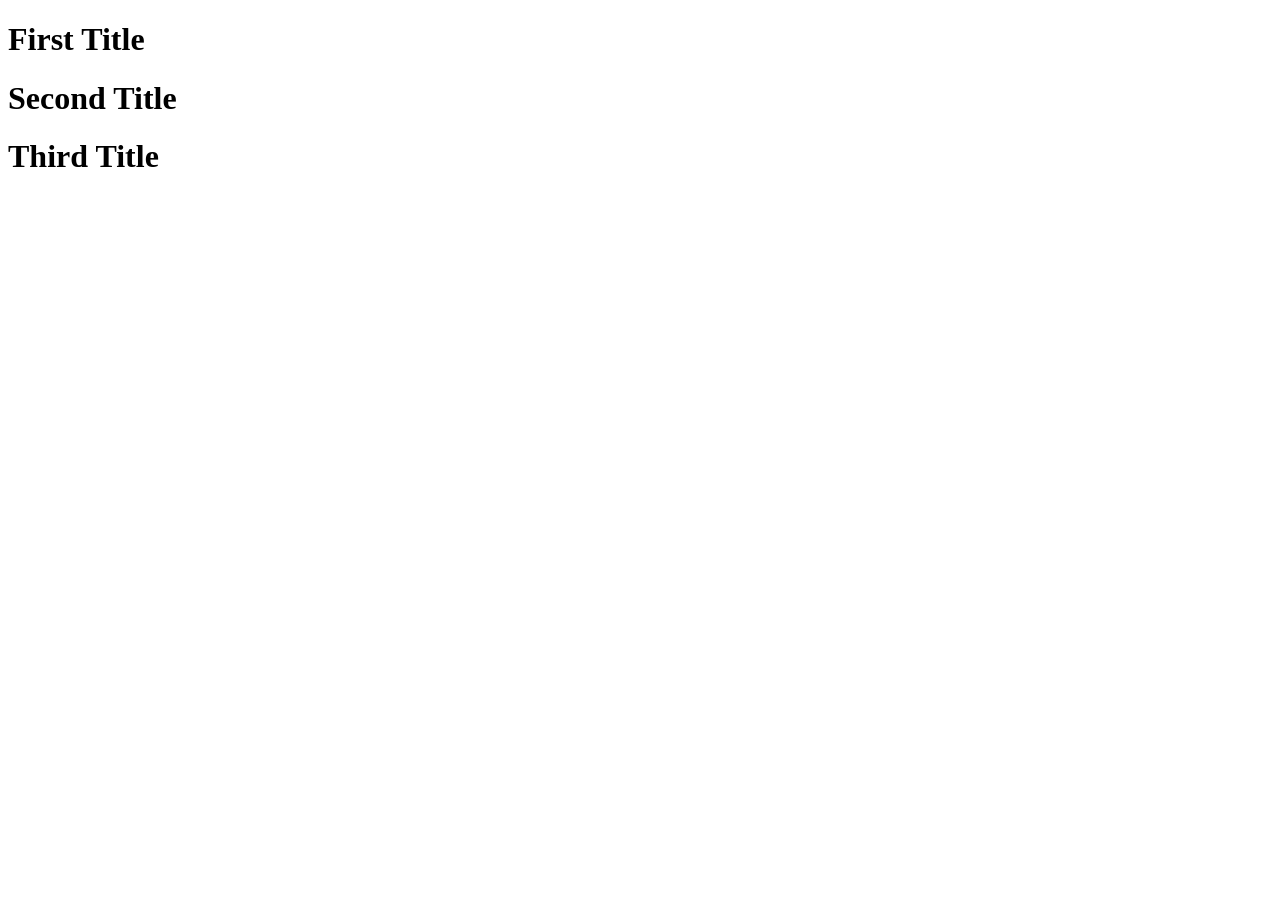
<file: trenlop/index.html>
<!DOCTYPE html>
<html lang="en">
  <head>
    <title>Document Object Model</title>
  </head>
  <body>
    <h1 class="title" id="first-title">First Title</h1>
    <h1 class="title" id="second-title">Second Title</h1>
    <h1 class="title" id="third-title">Third Title</h1>
    <h1></h1>

    <script>
      let h1 = document.getElementsByTagName("h1")
      console.log(h1)
      console.log(h1.length)

      let className = document.getElementsByClassName("title")
      console.log(className)
      console.log(className.length)

      let idName = document.getElementById("first-title");
      console.log(idName)
      console.log(idName.length)
    </script>
  </body>
</html>
</file>
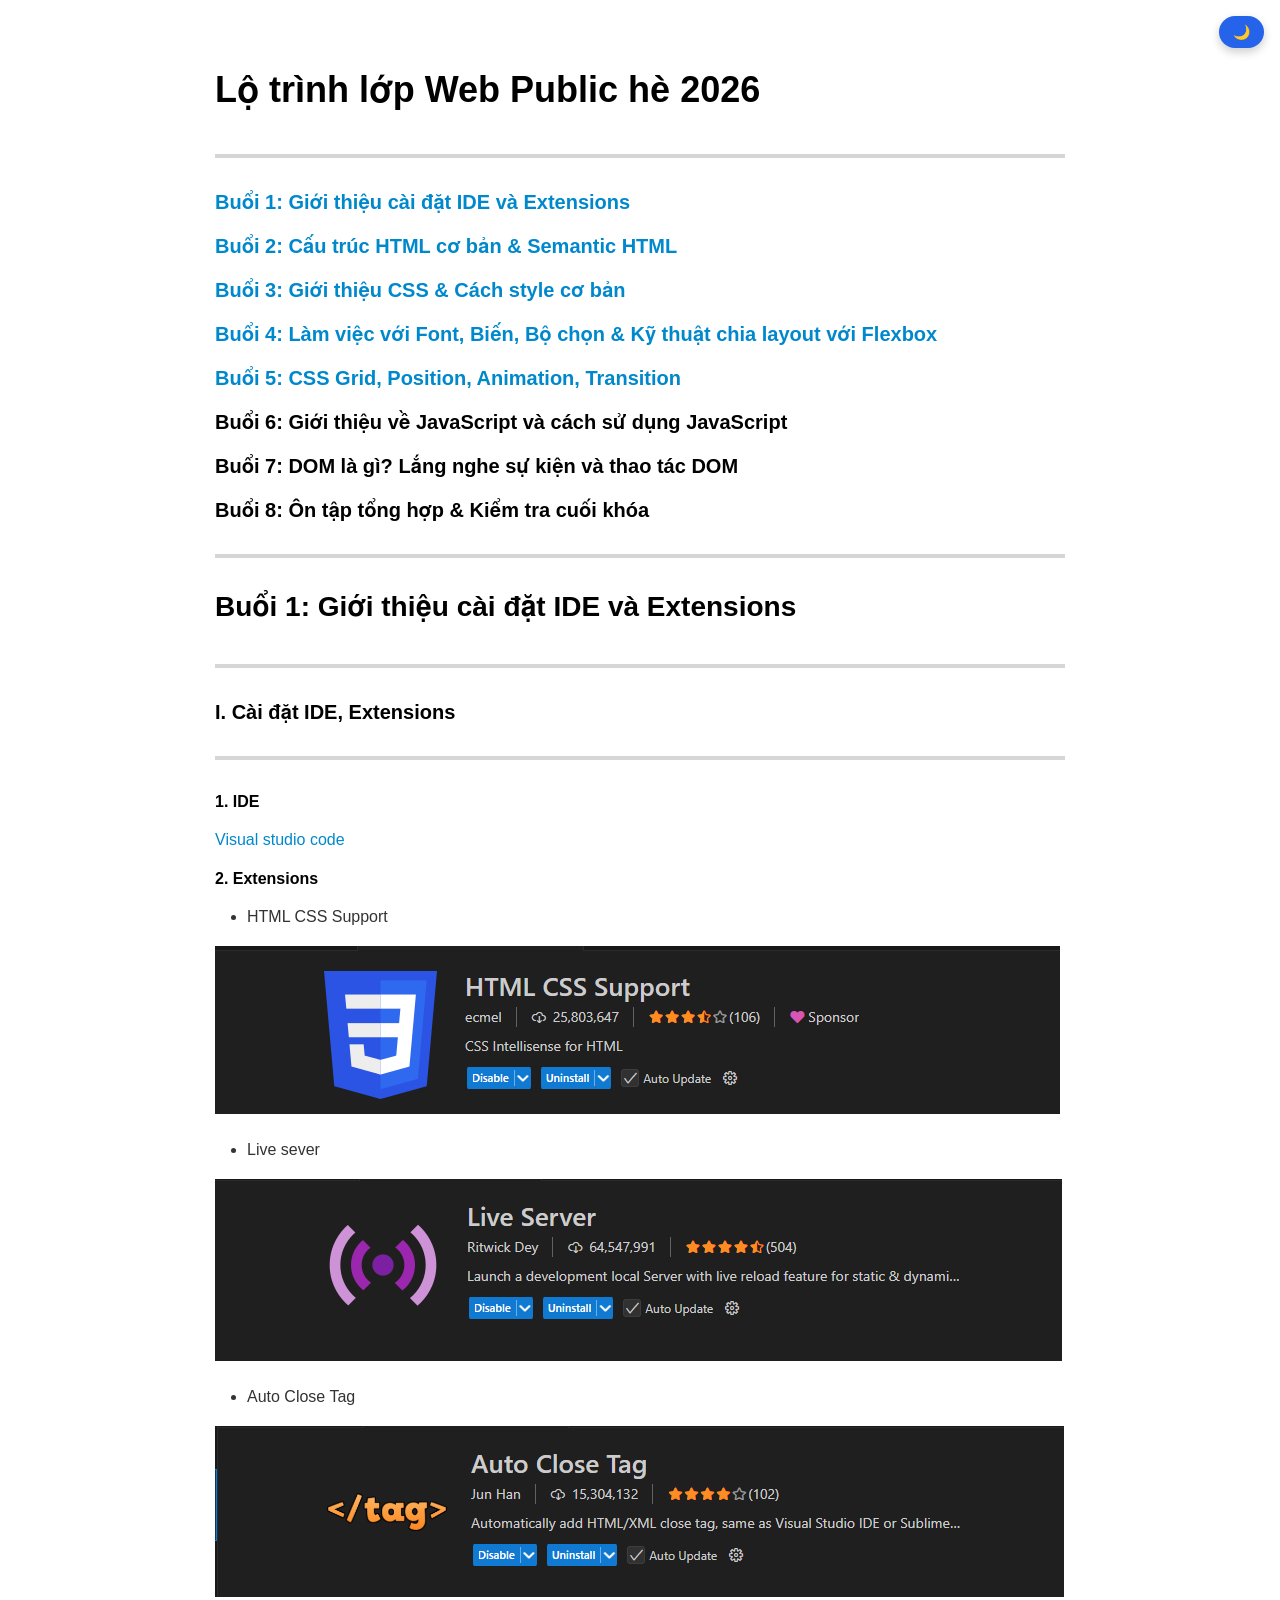
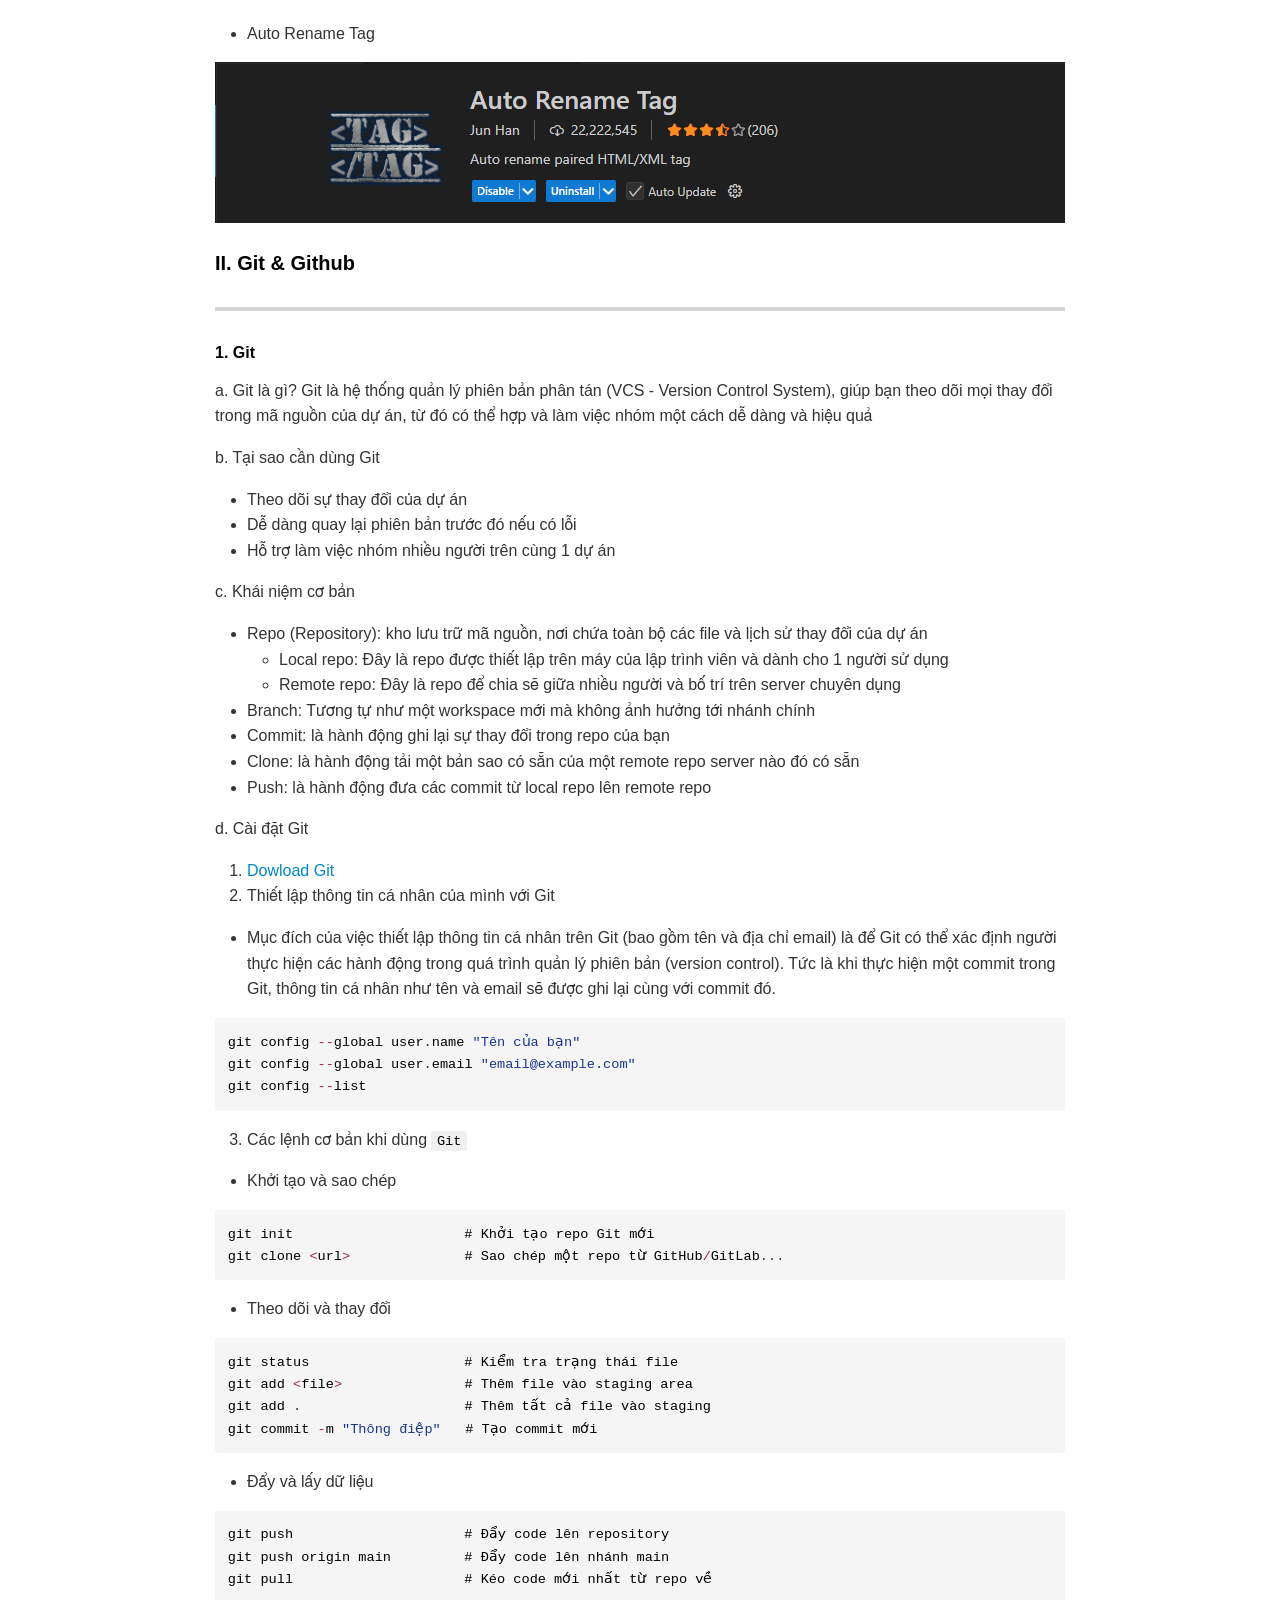
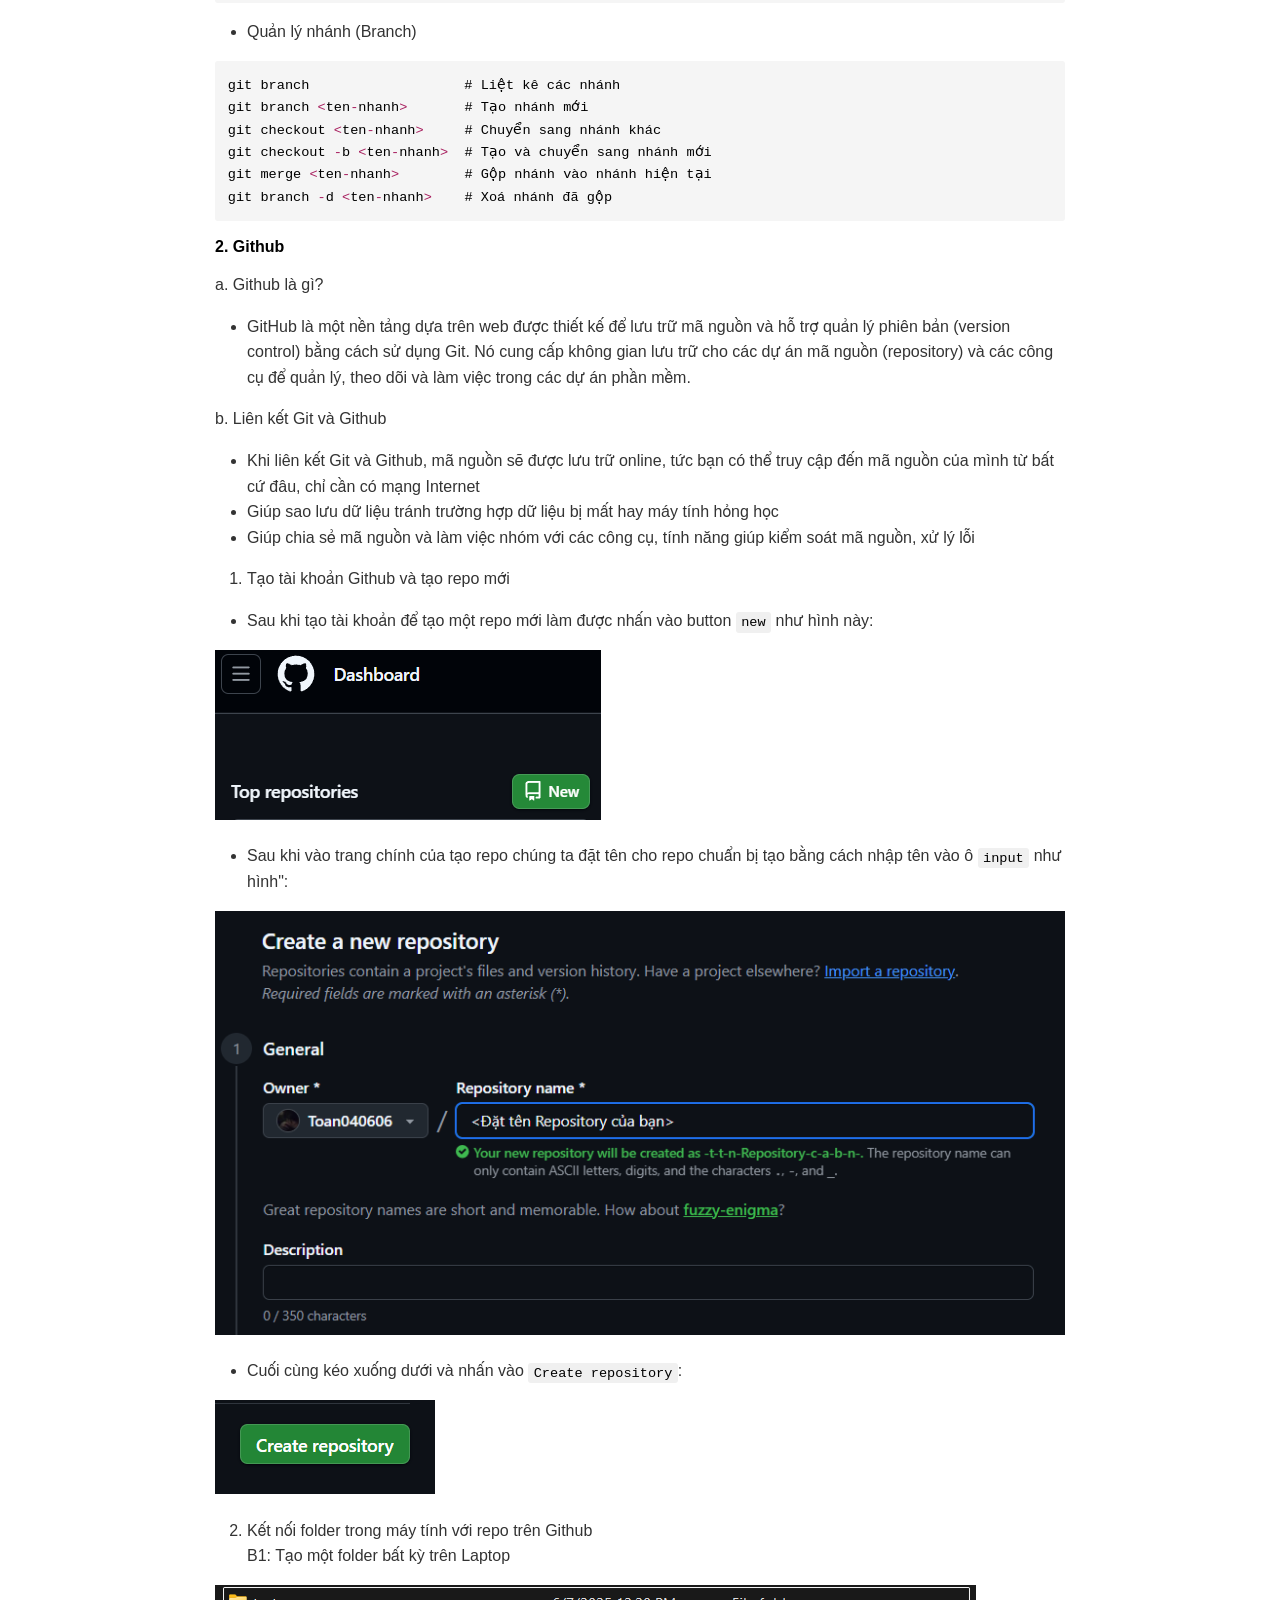
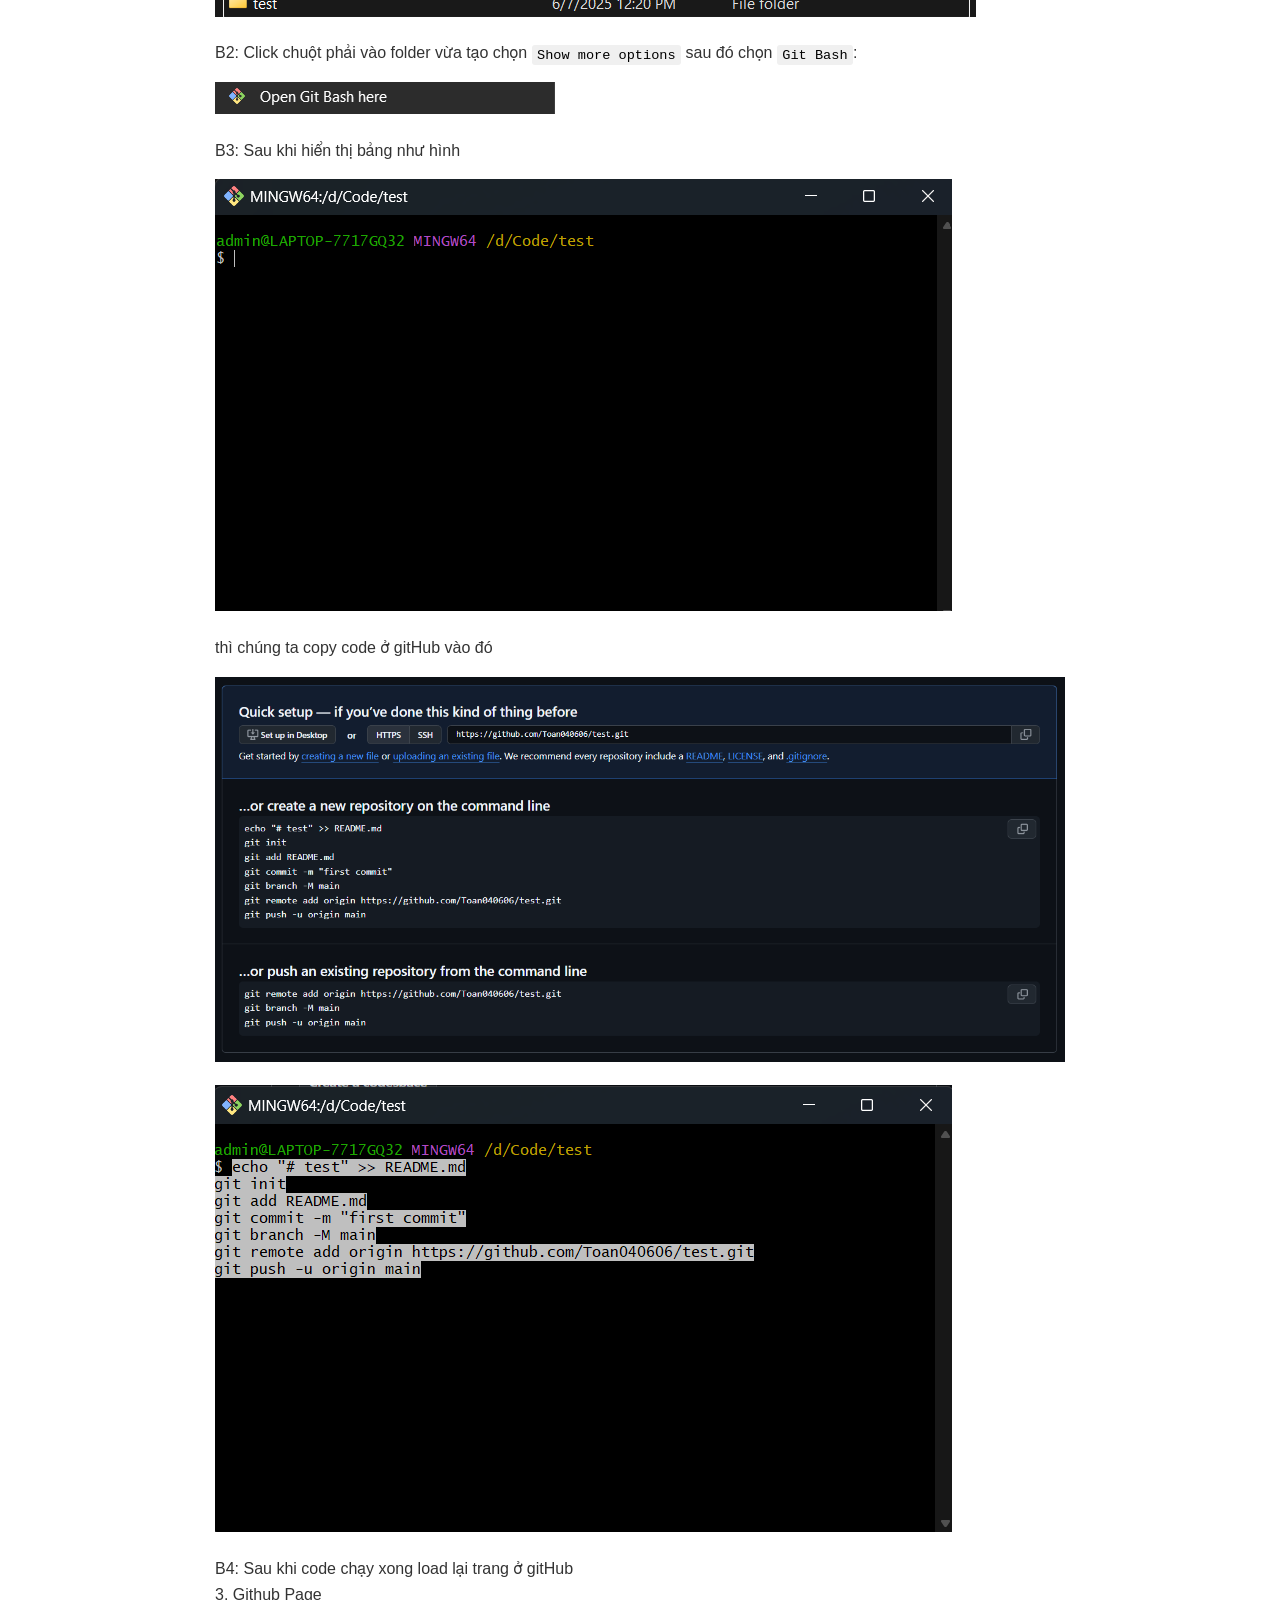
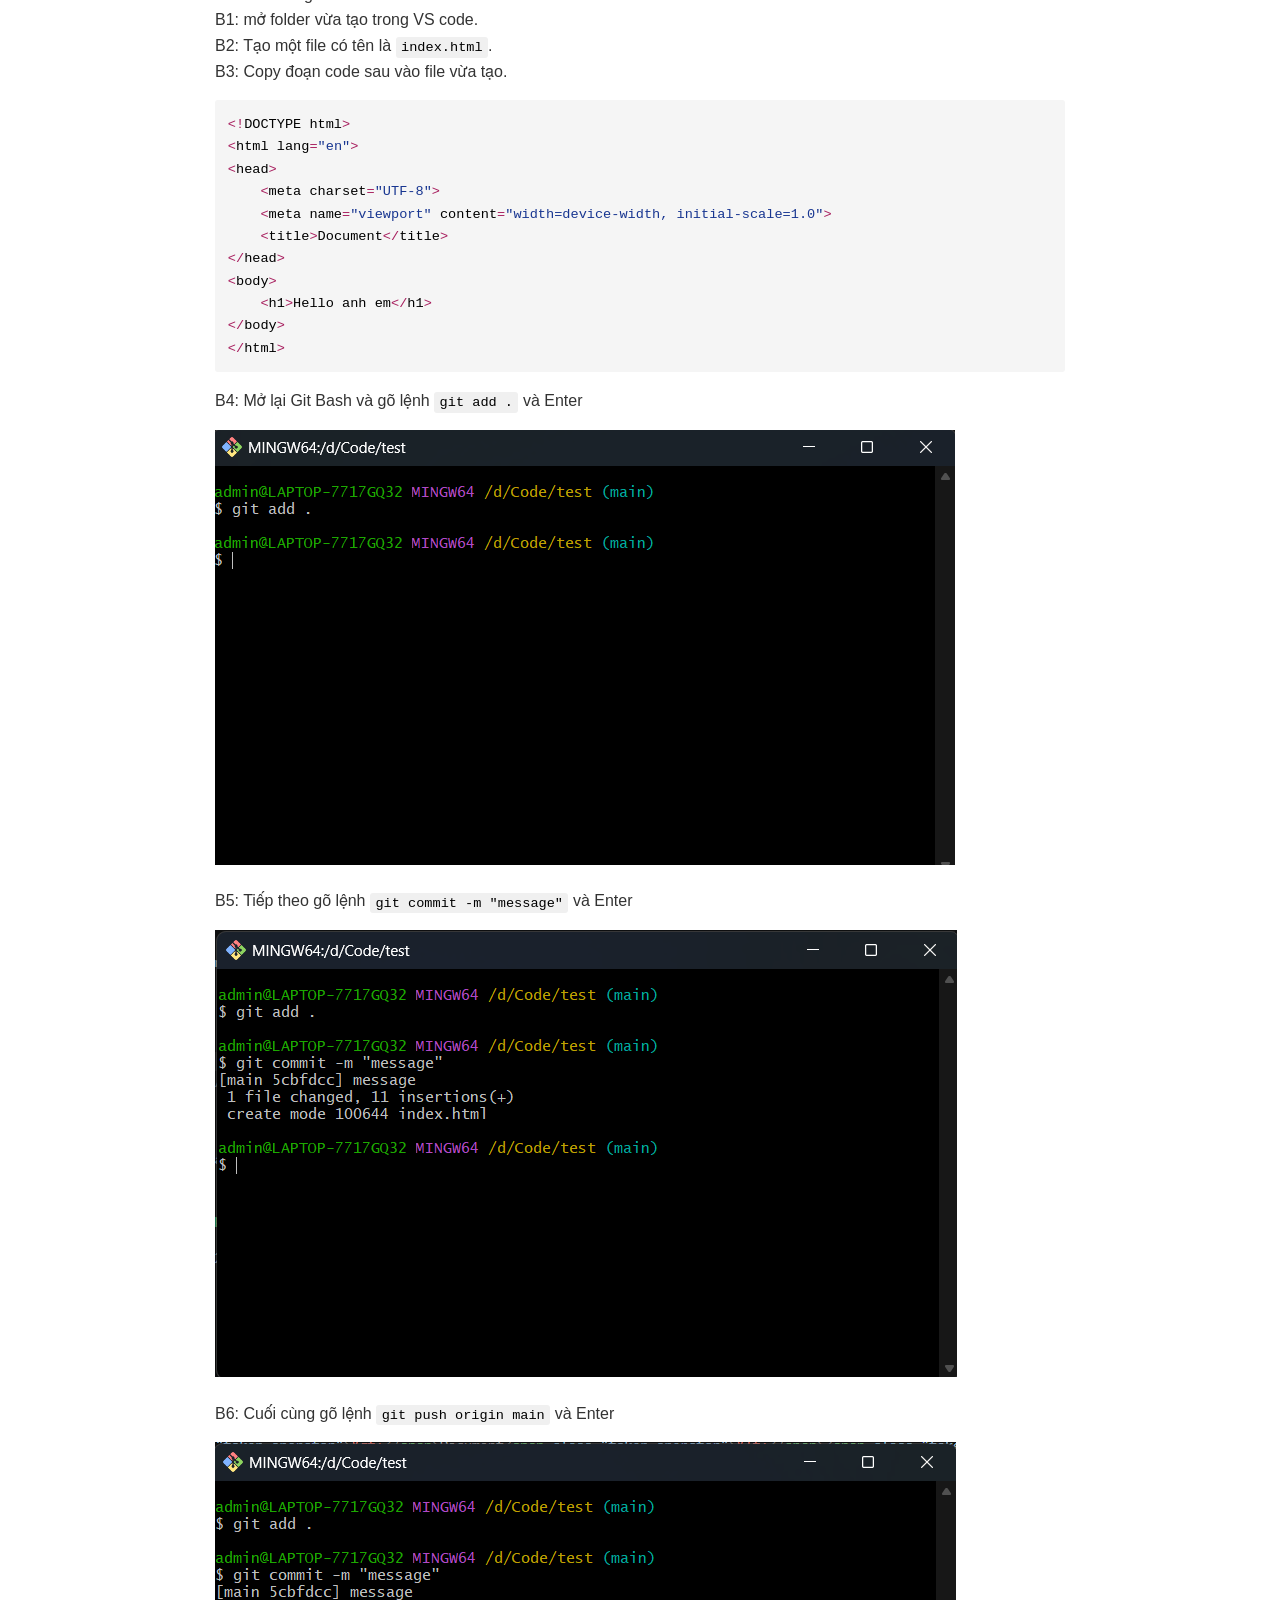
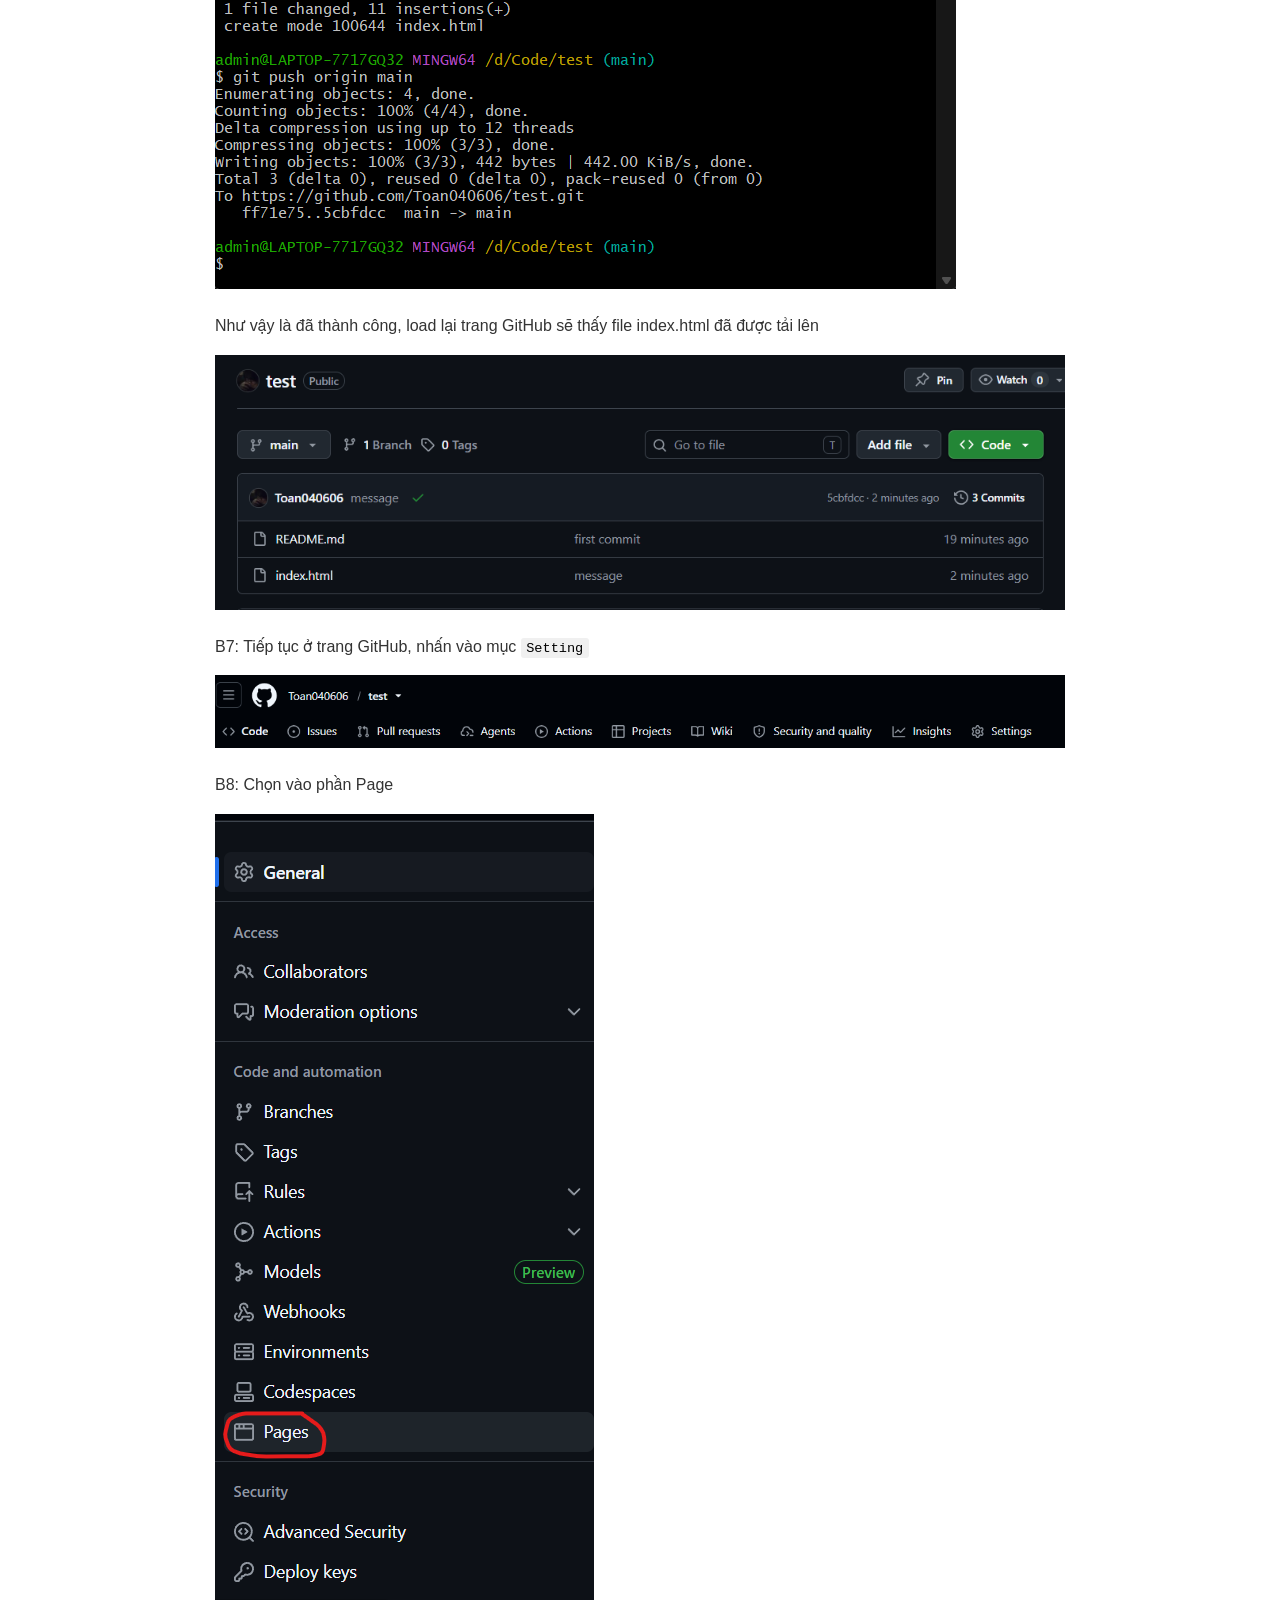
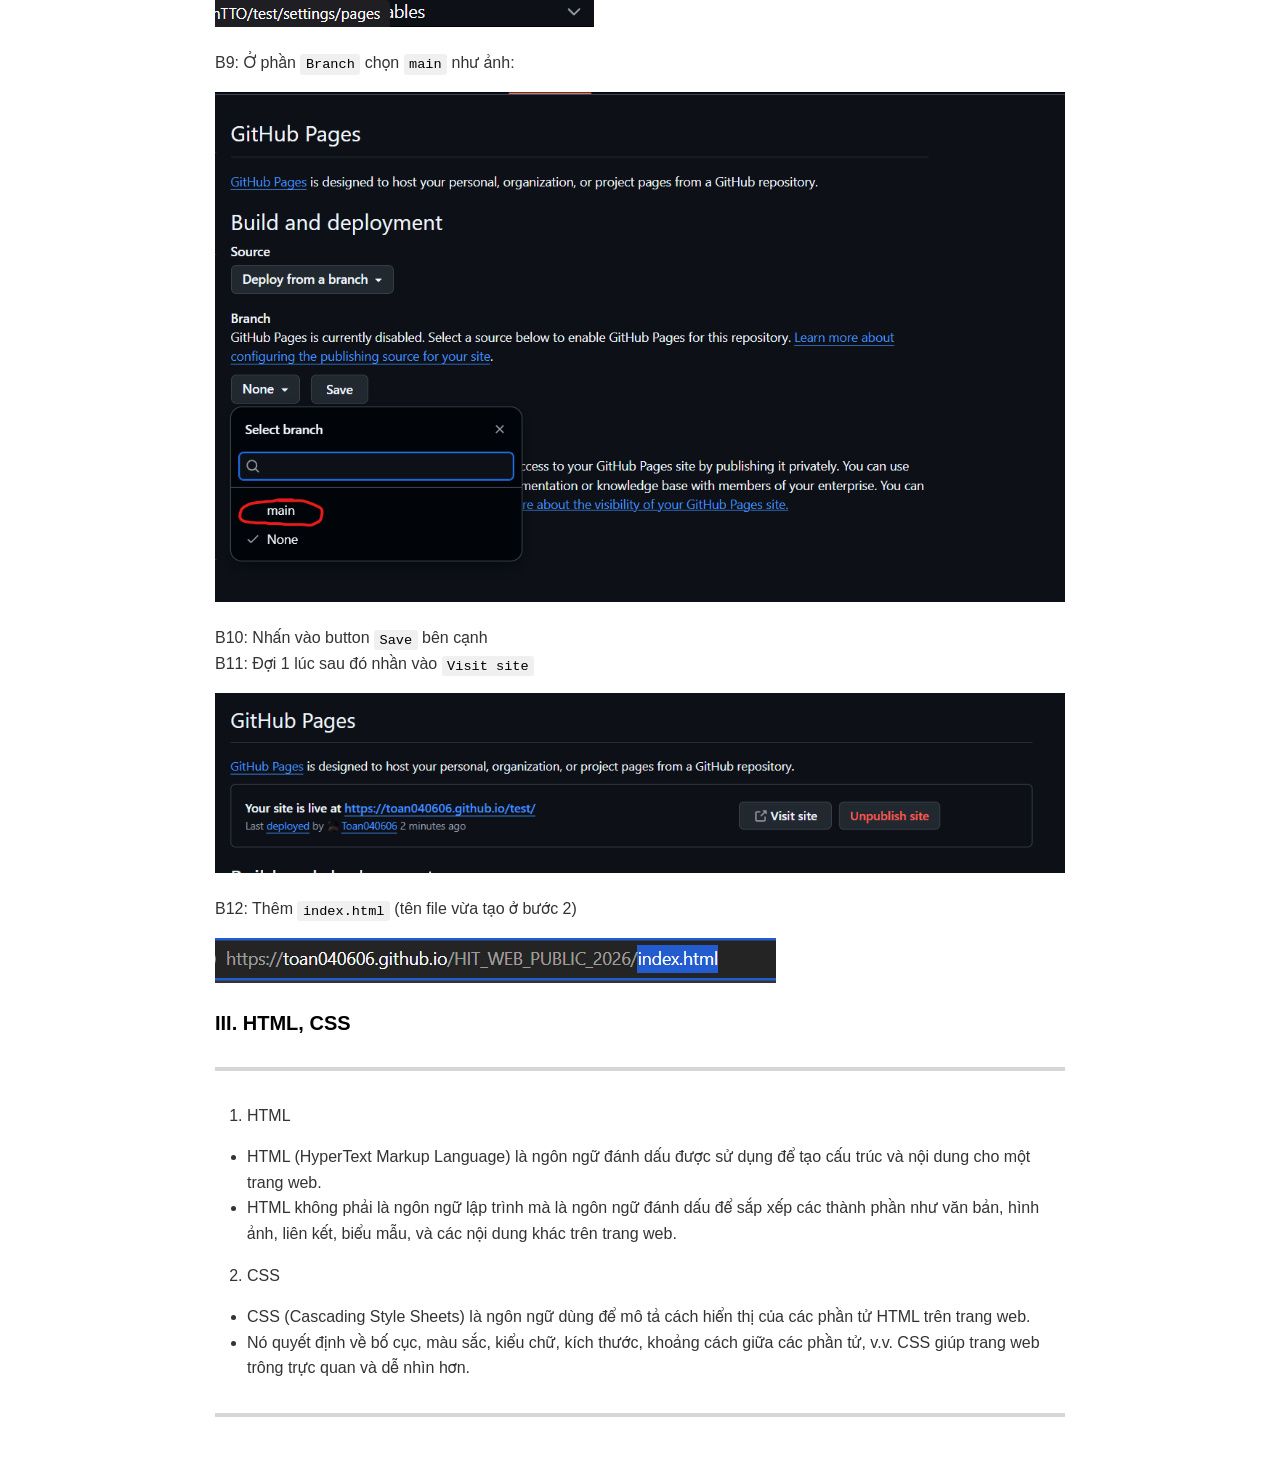
<file: Buoi1/README.html>
<!DOCTYPE html>
<html>

<head>
      <title>HIT Web Public 2026 - Buổi 1</title>
      <meta charset="utf-8">
      <meta name="viewport" content="width=device-width, initial-scale=1.0">

      <link rel="stylesheet"
            href="file:///c:\Users\datch\.vscode\extensions\shd101wyy.markdown-preview-enhanced-0.8.18\crossnote\dependencies\katex\katex.min.css">

      <style>
            code[class*=language-],
            pre[class*=language-] {
                  color: #333;
                  background: 0 0;
                  font-family: Consolas, "Liberation Mono", Menlo, Courier, monospace;
                  text-align: left;
                  white-space: pre;
                  word-spacing: normal;
                  word-break: normal;
                  word-wrap: normal;
                  line-height: 1.4;
                  -moz-tab-size: 8;
                  -o-tab-size: 8;
                  tab-size: 8;
                  -webkit-hyphens: none;
                  -moz-hyphens: none;
                  -ms-hyphens: none;
                  hyphens: none
            }

            pre[class*=language-] {
                  padding: .8em;
                  overflow: auto;
                  border-radius: 3px;
                  background: #f5f5f5
            }

            :not(pre)>code[class*=language-] {
                  padding: .1em;
                  border-radius: .3em;
                  white-space: normal;
                  background: #f5f5f5
            }

            .token.blockquote,
            .token.comment {
                  color: #969896
            }

            .token.cdata {
                  color: #183691
            }

            .token.doctype,
            .token.macro.property,
            .token.punctuation,
            .token.variable {
                  color: #333
            }

            .token.builtin,
            .token.important,
            .token.keyword,
            .token.operator,
            .token.rule {
                  color: #a71d5d
            }

            .token.attr-value,
            .token.regex,
            .token.string,
            .token.url {
                  color: #183691
            }

            .token.atrule,
            .token.boolean,
            .token.code,
            .token.command,
            .token.constant,
            .token.entity,
            .token.number,
            .token.property,
            .token.symbol {
                  color: #0086b3
            }

            .token.prolog,
            .token.selector,
            .token.tag {
                  color: #63a35c
            }

            .token.attr-name,
            .token.class,
            .token.class-name,
            .token.function,
            .token.id,
            .token.namespace,
            .token.pseudo-class,
            .token.pseudo-element,
            .token.url-reference .token.variable {
                  color: #795da3
            }

            .token.entity {
                  cursor: help
            }

            .token.title,
            .token.title .token.punctuation {
                  font-weight: 700;
                  color: #1d3e81
            }

            .token.list {
                  color: #ed6a43
            }

            .token.inserted {
                  background-color: #eaffea;
                  color: #55a532
            }

            .token.deleted {
                  background-color: #ffecec;
                  color: #bd2c00
            }

            .token.bold {
                  font-weight: 700
            }

            .token.italic {
                  font-style: italic
            }

            .language-json .token.property {
                  color: #183691
            }

            .language-markup .token.tag .token.punctuation {
                  color: #333
            }

            .language-css .token.function,
            code.language-css {
                  color: #0086b3
            }

            .language-yaml .token.atrule {
                  color: #63a35c
            }

            code.language-yaml {
                  color: #183691
            }

            .language-ruby .token.function {
                  color: #333
            }

            .language-markdown .token.url {
                  color: #795da3
            }

            .language-makefile .token.symbol {
                  color: #795da3
            }

            .language-makefile .token.variable {
                  color: #183691
            }

            .language-makefile .token.builtin {
                  color: #0086b3
            }

            .language-bash .token.keyword {
                  color: #0086b3
            }

            pre[data-line] {
                  position: relative;
                  padding: 1em 0 1em 3em
            }

            pre[data-line] .line-highlight-wrapper {
                  position: absolute;
                  top: 0;
                  left: 0;
                  background-color: transparent;
                  display: block;
                  width: 100%
            }

            pre[data-line] .line-highlight {
                  position: absolute;
                  left: 0;
                  right: 0;
                  padding: inherit 0;
                  margin-top: 1em;
                  background: hsla(24, 20%, 50%, .08);
                  background: linear-gradient(to right, hsla(24, 20%, 50%, .1) 70%, hsla(24, 20%, 50%, 0));
                  pointer-events: none;
                  line-height: inherit;
                  white-space: pre
            }

            pre[data-line] .line-highlight:before,
            pre[data-line] .line-highlight[data-end]:after {
                  content: attr(data-start);
                  position: absolute;
                  top: .4em;
                  left: .6em;
                  min-width: 1em;
                  padding: 0 .5em;
                  background-color: hsla(24, 20%, 50%, .4);
                  color: #f4f1ef;
                  font: bold 65%/1.5 sans-serif;
                  text-align: center;
                  vertical-align: .3em;
                  border-radius: 999px;
                  text-shadow: none;
                  box-shadow: 0 1px #fff
            }

            pre[data-line] .line-highlight[data-end]:after {
                  content: attr(data-end);
                  top: auto;
                  bottom: .4em
            }

            html body {
                  font-family: 'Helvetica Neue', Helvetica, 'Segoe UI', Arial, freesans, sans-serif;
                  font-size: 16px;
                  line-height: 1.6;
                  color: #333;
                  background-color: #fff;
                  overflow: initial;
                  box-sizing: border-box;
                  word-wrap: break-word
            }

            html body>:first-child {
                  margin-top: 0
            }

            html body h1,
            html body h2,
            html body h3,
            html body h4,
            html body h5,
            html body h6 {
                  line-height: 1.2;
                  margin-top: 1em;
                  margin-bottom: 16px;
                  color: #000
            }

            html body h1 {
                  font-size: 2.25em;
                  font-weight: 300;
                  padding-bottom: .3em
            }

            html body h2 {
                  font-size: 1.75em;
                  font-weight: 400;
                  padding-bottom: .3em
            }

            html body h3 {
                  font-size: 1.5em;
                  font-weight: 500
            }

            html body h4 {
                  font-size: 1.25em;
                  font-weight: 600
            }

            html body h5 {
                  font-size: 1.1em;
                  font-weight: 600
            }

            html body h6 {
                  font-size: 1em;
                  font-weight: 600
            }

            html body h1,
            html body h2,
            html body h3,
            html body h4,
            html body h5 {
                  font-weight: 600
            }

            html body h5 {
                  font-size: 1em
            }

            html body h6 {
                  color: #5c5c5c
            }

            html body strong {
                  color: #000
            }

            html body del {
                  color: #5c5c5c
            }

            html body a:not([href]) {
                  color: inherit;
                  text-decoration: none
            }

            html body a {
                  color: #08c;
                  text-decoration: none
            }

            html body a:hover {
                  color: #00a3f5;
                  text-decoration: none
            }

            html body img {
                  max-width: 100%
            }

            html body>p {
                  margin-top: 0;
                  margin-bottom: 16px;
                  word-wrap: break-word
            }

            html body>ol,
            html body>ul {
                  margin-bottom: 16px
            }

            html body ol,
            html body ul {
                  padding-left: 2em
            }

            html body ol.no-list,
            html body ul.no-list {
                  padding: 0;
                  list-style-type: none
            }

            html body ol ol,
            html body ol ul,
            html body ul ol,
            html body ul ul {
                  margin-top: 0;
                  margin-bottom: 0
            }

            html body li {
                  margin-bottom: 0
            }

            html body li.task-list-item {
                  list-style: none
            }

            html body li>p {
                  margin-top: 0;
                  margin-bottom: 0
            }

            html body .task-list-item-checkbox {
                  margin: 0 .2em .25em -1.8em;
                  vertical-align: middle
            }

            html body .task-list-item-checkbox:hover {
                  cursor: pointer
            }

            html body blockquote {
                  margin: 16px 0;
                  font-size: inherit;
                  padding: 0 15px;
                  color: #5c5c5c;
                  background-color: #f0f0f0;
                  border-left: 4px solid #d6d6d6
            }

            html body blockquote>:first-child {
                  margin-top: 0
            }

            html body blockquote>:last-child {
                  margin-bottom: 0
            }

            html body hr {
                  height: 4px;
                  margin: 32px 0;
                  background-color: #d6d6d6;
                  border: 0 none
            }

            html body table {
                  margin: 10px 0 15px 0;
                  border-collapse: collapse;
                  border-spacing: 0;
                  display: block;
                  width: 100%;
                  overflow: auto;
                  word-break: normal;
                  word-break: keep-all
            }

            html body table th {
                  font-weight: 700;
                  color: #000
            }

            html body table td,
            html body table th {
                  border: 1px solid #d6d6d6;
                  padding: 6px 13px
            }

            html body dl {
                  padding: 0
            }

            html body dl dt {
                  padding: 0;
                  margin-top: 16px;
                  font-size: 1em;
                  font-style: italic;
                  font-weight: 700
            }

            html body dl dd {
                  padding: 0 16px;
                  margin-bottom: 16px
            }

            html body code {
                  font-family: Menlo, Monaco, Consolas, 'Courier New', monospace;
                  font-size: .85em;
                  color: #000;
                  background-color: #f0f0f0;
                  border-radius: 3px;
                  padding: .2em 0
            }

            html body code::after,
            html body code::before {
                  letter-spacing: -.2em;
                  content: '\00a0'
            }

            html body pre>code {
                  padding: 0;
                  margin: 0;
                  word-break: normal;
                  white-space: pre;
                  background: 0 0;
                  border: 0
            }

            html body .highlight {
                  margin-bottom: 16px
            }

            html body .highlight pre,
            html body pre {
                  padding: 1em;
                  overflow: auto;
                  line-height: 1.45;
                  border: #d6d6d6;
                  border-radius: 3px
            }

            html body .highlight pre {
                  margin-bottom: 0;
                  word-break: normal
            }

            html body pre code,
            html body pre tt {
                  display: inline;
                  max-width: initial;
                  padding: 0;
                  margin: 0;
                  overflow: initial;
                  line-height: inherit;
                  word-wrap: normal;
                  background-color: transparent;
                  border: 0
            }

            html body pre code:after,
            html body pre code:before,
            html body pre tt:after,
            html body pre tt:before {
                  content: normal
            }

            html body blockquote,
            html body dl,
            html body ol,
            html body p,
            html body pre,
            html body ul {
                  margin-top: 0;
                  margin-bottom: 16px
            }

            html body kbd {
                  color: #000;
                  border: 1px solid #d6d6d6;
                  border-bottom: 2px solid #c7c7c7;
                  padding: 2px 4px;
                  background-color: #f0f0f0;
                  border-radius: 3px
            }

            @media print {
                  html body {
                        background-color: #fff
                  }

                  html body h1,
                  html body h2,
                  html body h3,
                  html body h4,
                  html body h5,
                  html body h6 {
                        color: #000;
                        page-break-after: avoid
                  }

                  html body blockquote {
                        color: #5c5c5c
                  }

                  html body pre {
                        page-break-inside: avoid
                  }

                  html body table {
                        display: table
                  }

                  html body img {
                        display: block;
                        max-width: 100%;
                        max-height: 100%
                  }

                  html body code,
                  html body pre {
                        word-wrap: break-word;
                        white-space: pre
                  }
            }

            .markdown-preview {
                  width: 100%;
                  height: 100%;
                  box-sizing: border-box
            }

            .markdown-preview ul {
                  list-style: disc
            }

            .markdown-preview ul ul {
                  list-style: circle
            }

            .markdown-preview ul ul ul {
                  list-style: square
            }

            .markdown-preview ol {
                  list-style: decimal
            }

            .markdown-preview ol ol,
            .markdown-preview ul ol {
                  list-style-type: lower-roman
            }

            .markdown-preview ol ol ol,
            .markdown-preview ol ul ol,
            .markdown-preview ul ol ol,
            .markdown-preview ul ul ol {
                  list-style-type: lower-alpha
            }

            .markdown-preview .newpage,
            .markdown-preview .pagebreak {
                  page-break-before: always
            }

            .markdown-preview pre.line-numbers {
                  position: relative;
                  padding-left: 3.8em;
                  counter-reset: linenumber
            }

            .markdown-preview pre.line-numbers>code {
                  position: relative
            }

            .markdown-preview pre.line-numbers .line-numbers-rows {
                  position: absolute;
                  pointer-events: none;
                  top: 1em;
                  font-size: 100%;
                  left: 0;
                  width: 3em;
                  letter-spacing: -1px;
                  border-right: 1px solid #999;
                  -webkit-user-select: none;
                  -moz-user-select: none;
                  -ms-user-select: none;
                  user-select: none
            }

            .markdown-preview pre.line-numbers .line-numbers-rows>span {
                  pointer-events: none;
                  display: block;
                  counter-increment: linenumber
            }

            .markdown-preview pre.line-numbers .line-numbers-rows>span:before {
                  content: counter(linenumber);
                  color: #999;
                  display: block;
                  padding-right: .8em;
                  text-align: right
            }

            .markdown-preview .mathjax-exps .MathJax_Display {
                  text-align: center !important
            }

            .markdown-preview:not([data-for=preview]) .code-chunk .code-chunk-btn-group {
                  display: none
            }

            .markdown-preview:not([data-for=preview]) .code-chunk .status {
                  display: none
            }

            .markdown-preview:not([data-for=preview]) .code-chunk .output-div {
                  margin-bottom: 16px
            }

            .markdown-preview .md-toc {
                  padding: 0
            }

            .markdown-preview .md-toc .md-toc-link-wrapper .md-toc-link {
                  display: inline;
                  padding: .25rem 0
            }

            .markdown-preview .md-toc .md-toc-link-wrapper .md-toc-link div,
            .markdown-preview .md-toc .md-toc-link-wrapper .md-toc-link p {
                  display: inline
            }

            .markdown-preview .md-toc .md-toc-link-wrapper.highlighted .md-toc-link {
                  font-weight: 800
            }

            .scrollbar-style::-webkit-scrollbar {
                  width: 8px
            }

            .scrollbar-style::-webkit-scrollbar-track {
                  border-radius: 10px;
                  background-color: transparent
            }

            .scrollbar-style::-webkit-scrollbar-thumb {
                  border-radius: 5px;
                  background-color: rgba(150, 150, 150, .66);
                  border: 4px solid rgba(150, 150, 150, .66);
                  background-clip: content-box
            }

            html body[for=html-export]:not([data-presentation-mode]) {
                  position: relative;
                  width: 100%;
                  height: 100%;
                  top: 0;
                  left: 0;
                  margin: 0;
                  padding: 0;
                  overflow: auto
            }

            html body[for=html-export]:not([data-presentation-mode]) .markdown-preview {
                  position: relative;
                  top: 0;
                  min-height: 100vh
            }

            @media screen and (min-width:914px) {
                  html body[for=html-export]:not([data-presentation-mode]) .markdown-preview {
                        padding: 2em calc(50% - 457px + 2em)
                  }
            }

            @media screen and (max-width:914px) {
                  html body[for=html-export]:not([data-presentation-mode]) .markdown-preview {
                        padding: 2em
                  }
            }

            @media screen and (max-width:450px) {
                  html body[for=html-export]:not([data-presentation-mode]) .markdown-preview {
                        font-size: 14px !important;
                        padding: 1em
                  }
            }

            @media print {
                  html body[for=html-export]:not([data-presentation-mode]) #sidebar-toc-btn {
                        display: none
                  }
            }

            html body[for=html-export]:not([data-presentation-mode]) #sidebar-toc-btn {
                  position: fixed;
                  bottom: 8px;
                  left: 8px;
                  font-size: 28px;
                  cursor: pointer;
                  color: inherit;
                  z-index: 99;
                  width: 32px;
                  text-align: center;
                  opacity: .4
            }

            html body[for=html-export]:not([data-presentation-mode])[html-show-sidebar-toc] #sidebar-toc-btn {
                  opacity: 1
            }

            html body[for=html-export]:not([data-presentation-mode])[html-show-sidebar-toc] .md-sidebar-toc {
                  position: fixed;
                  top: 0;
                  left: 0;
                  width: 300px;
                  height: 100%;
                  padding: 32px 0 48px 0;
                  font-size: 14px;
                  box-shadow: 0 0 4px rgba(150, 150, 150, .33);
                  box-sizing: border-box;
                  overflow: auto;
                  background-color: inherit
            }

            html body[for=html-export]:not([data-presentation-mode])[html-show-sidebar-toc] .md-sidebar-toc::-webkit-scrollbar {
                  width: 8px
            }

            html body[for=html-export]:not([data-presentation-mode])[html-show-sidebar-toc] .md-sidebar-toc::-webkit-scrollbar-track {
                  border-radius: 10px;
                  background-color: transparent
            }

            html body[for=html-export]:not([data-presentation-mode])[html-show-sidebar-toc] .md-sidebar-toc::-webkit-scrollbar-thumb {
                  border-radius: 5px;
                  background-color: rgba(150, 150, 150, .66);
                  border: 4px solid rgba(150, 150, 150, .66);
                  background-clip: content-box
            }

            html body[for=html-export]:not([data-presentation-mode])[html-show-sidebar-toc] .md-sidebar-toc a {
                  text-decoration: none
            }

            html body[for=html-export]:not([data-presentation-mode])[html-show-sidebar-toc] .md-sidebar-toc .md-toc {
                  padding: 0 16px
            }

            html body[for=html-export]:not([data-presentation-mode])[html-show-sidebar-toc] .md-sidebar-toc .md-toc .md-toc-link-wrapper .md-toc-link {
                  display: inline;
                  padding: .25rem 0
            }

            html body[for=html-export]:not([data-presentation-mode])[html-show-sidebar-toc] .md-sidebar-toc .md-toc .md-toc-link-wrapper .md-toc-link div,
            html body[for=html-export]:not([data-presentation-mode])[html-show-sidebar-toc] .md-sidebar-toc .md-toc .md-toc-link-wrapper .md-toc-link p {
                  display: inline
            }

            html body[for=html-export]:not([data-presentation-mode])[html-show-sidebar-toc] .md-sidebar-toc .md-toc .md-toc-link-wrapper.highlighted .md-toc-link {
                  font-weight: 800
            }

            html body[for=html-export]:not([data-presentation-mode])[html-show-sidebar-toc] .markdown-preview {
                  left: 300px;
                  width: calc(100% - 300px);
                  padding: 2em calc(50% - 457px - 300px / 2);
                  margin: 0;
                  box-sizing: border-box
            }

            @media screen and (max-width:1274px) {
                  html body[for=html-export]:not([data-presentation-mode])[html-show-sidebar-toc] .markdown-preview {
                        padding: 2em
                  }
            }

            @media screen and (max-width:450px) {
                  html body[for=html-export]:not([data-presentation-mode])[html-show-sidebar-toc] .markdown-preview {
                        width: 100%
                  }
            }

            html body[for=html-export]:not([data-presentation-mode]):not([html-show-sidebar-toc]) .markdown-preview {
                  left: 50%;
                  transform: translateX(-50%)
            }

            html body[for=html-export]:not([data-presentation-mode]):not([html-show-sidebar-toc]) .md-sidebar-toc {
                  display: none
            }

            body {
                  transition: background-color 0.3s ease, color 0.3s ease;
            }

            body.dark-mode {
                  background-color: #000;
                  color: #f9fafb;
            }

            body.dark-mode .crossnote {
                  color: #f9fafb;
            }

            body.dark-mode .crossnote h1,
            body.dark-mode .crossnote h2,
            body.dark-mode .crossnote h3,
            body.dark-mode .crossnote h4,
            body.dark-mode .crossnote h5,
            body.dark-mode .crossnote h6,
            body.dark-mode .crossnote strong {
                  color: #f9fafb;
            }

            body.dark-mode .crossnote a {
                  color: #7dd3fc;
            }

            body.dark-mode .crossnote blockquote {
                  background-color: #1f2937;
                  color: #d1d5db;
                  border-left-color: #60a5fa;
            }

            body.dark-mode pre,
            body.dark-mode code {
                  background-color: #1f2937;
                  color: #f9fafb;
            }

            .theme-toggle {
                  position: fixed;
                  top: 16px;
                  right: 16px;
                  z-index: 9999;
                  border: none;
                  border-radius: 999px;
                  padding: 8px 14px;
                  background: #2563eb;
                  color: white;
                  cursor: pointer;
                  font-size: 14px;
                  box-shadow: 0 4px 10px rgba(0, 0, 0, 0.2);
            }

            .theme-toggle:hover {
                  background: #1d4ed8;
            }

            /* Please visit the URL below for more information: */
            /*   https://shd101wyy.github.io/markdown-preview-enhanced/#/customize-css */
      </style>
      <!-- The content below will be included at the end of the <head> element. -->
      <script type="text/javascript">
            document.addEventListener("DOMContentLoaded", function () {
                  const toggleButton = document.querySelector(".theme-toggle");
                  const savedTheme = localStorage.getItem("theme");

                  if (savedTheme === "dark") {
                        document.body.classList.add("dark-mode");
                        toggleButton.textContent = "☀️";
                  } else {
                        toggleButton.textContent = "🌙";
                  }

                  toggleButton.addEventListener("click", function () {
                        document.body.classList.toggle("dark-mode");
                        const isDark = document.body.classList.contains("dark-mode");
                        localStorage.setItem("theme", isDark ? "dark" : "light");
                        toggleButton.textContent = isDark ? "☀️" : "🌙";
                  });
            });
      </script>
</head>

<body for="html-export">

      <button class="theme-toggle" type="button">🌙</button>

      <div class="crossnote markdown-preview  ">

            <h1 id="lộ-trình-lớp-web-public-hè-2026">Lộ trình lớp Web Public hè 2026 </h1>
            <hr>
            <h4 id="1"><a href="#buổi-1-giới-thiệu-cài-đặt-ide-và-extensions">Buổi 1: Giới thiệu cài đặt IDE và Extensions</a> </h4>
            <h4 id="buổi-2-cấu-trúc-html-cơ-bản--semantic-html"><a href="../Buoi2/README.html">Buổi 2: Cấu trúc HTML cơ bản &amp; Semantic HTML</a> </h4>
            <h4 id="buổi-3-giới-thiệu-css--cách-style-cơ-bản"><a href="../Buoi3/README.html">Buổi 3: Giới thiệu CSS &amp; Cách style cơ bản</a> </h4>
            <h4 id="buổi-4-làm-việc-với-font-biến-bộ-chọn--quy-tắc-đặt-tên-trong-css"><a href="../Buoi4/README.html">Buổi 4: Làm việc với Font, Biến,
                  Bộ chọn &amp; Kỹ thuật chia layout với Flexbox</a> </h4>
            <h4 id="buổi-5-kỹ-thuật-chia-layout-với-flexbox"><a href="../Buoi5/README.html">Buổi 5: CSS Grid, Position, Animation, Transition</a> </h4>
            <h4 id="buổi-6-position-animation-transition">Buổi 6: Giới thiệu về JavaScript và cách sử dụng JavaScript </h4>
            <h4 id="buổi-7-css-grid--thiết-kế-giao-diện-responsive">Buổi 7: DOM là gì? Lắng nghe sự kiện và thao tác DOM </h4>
            <h4 id="buổi-8-ôn-tập-tổng-hợp--kiểm-tra-cuối-khóa">Buổi 8: Ôn tập tổng hợp &amp; Kiểm tra cuối khóa </h4>
            <hr>
            <h2 id="buổi-1-giới-thiệu-cài-đặt-ide-và-extensions">Buổi 1: Giới thiệu cài đặt IDE và Extensions </h2>
            <hr>
            <h4 id="i-cài-đặt-ide-extensions">I. Cài đặt IDE, Extensions </h4>
            <hr>
            <h5 id="1-ide">1. IDE </h5>
            <p><a href="https://code.visualstudio.com/">Visual studio code</a></p>
            <h5 id="2-extensions">2. Extensions </h5>
            <ul>
                  <li>HTML CSS Support</li>
            </ul>
            <p><img src="htmlsp.png" alt="example"></p>
            <ul>
                  <li>Live sever</li>
            </ul>
            <p><img src="livesv.png" alt="example"></p>
            <ul>
                  <li>Auto Close Tag</li>
            </ul>
            <p><img src="att.png" alt="example"></p>
            <ul>
                  <li>Auto Rename Tag</li>
            </ul>
            <p><img src="atr.png" alt="example"></p>
            <h4 id="ii-git--github">II. Git &amp; Github </h4>
            <hr>
            <h5 id="1-git">1. Git </h5>
            <p>a. Git là gì? Git là hệ thống quản lý phiên bản phân tán (VCS - Version Control System), giúp bạn theo
                  dõi mọi thay đổi trong mã nguồn của dự án, từ đó có thể hợp và làm việc nhóm một cách dễ dàng và hiệu
                  quả</p>
            <p>b. Tại sao cần dùng Git</p>
            <ul>
                  <li>Theo dõi sự thay đổi của dự án</li>
                  <li>Dễ dàng quay lại phiên bản trước đó nếu có lỗi</li>
                  <li>Hỗ trợ làm việc nhóm nhiều người trên cùng 1 dự án</li>
            </ul>
            <p>c. Khái niệm cơ bản</p>
            <ul>
                  <li>Repo (Repository): kho lưu trữ mã nguồn, nơi chứa toàn bộ các file và lịch sử thay đổi của dự án
                        <ul>
                              <li>Local repo: Đây là repo được thiết lập trên máy của lập trình viên và dành cho 1 người
                                    sử dụng</li>
                              <li>Remote repo: Đây là repo để chia sẽ giữa nhiều người và bố trí trên server chuyên dụng
                              </li>
                        </ul>
                  </li>
                  <li>Branch: Tương tự như một workspace mới mà không ảnh hưởng tới nhánh chính</li>
                  <li>Commit: là hành động ghi lại sự thay đổi trong repo của bạn</li>
                  <li>Clone: là hành động tải một bản sao có sẵn của một remote repo server nào đó có sẵn</li>
                  <li>Push: là hành động đưa các commit từ local repo lên remote repo</li>
            </ul>
            <p>d. Cài đặt Git</p>
            <ol>
                  <li>
                        <p><a href="https://git-scm.com/downloads?ref=blog.haposoft.com">Dowload Git</a></p>
                  </li>
                  <li>
                        <p>Thiết lập thông tin cá nhân của mình với Git</p>
                  </li>
            </ol>
            <ul>
                  <li>Mục đích của việc thiết lập thông tin cá nhân trên Git (bao gồm tên và địa chỉ email) là để Git có
                        thể xác định người thực hiện các hành động trong quá trình quản lý phiên bản (version control).
                        Tức là khi thực hiện một commit trong Git, thông tin cá nhân như tên và email sẽ được ghi lại
                        cùng với commit đó.</li>
            </ul>
            <pre data-role="codeBlock" data-info="c" class="language-c c"><code>git config <span class="token operator">--</span>global user<span class="token punctuation">.</span>name <span class="token string">"Tên của bạn"</span>
git config <span class="token operator">--</span>global user<span class="token punctuation">.</span>email <span class="token string">"email@example.com"</span>
git config <span class="token operator">--</span>list
</code></pre>
            <ol start="3">
                  <li>Các lệnh cơ bản khi dùng <code>Git</code></li>
            </ol>
            <ul>
                  <li>Khởi tạo và sao chép</li>
            </ul>
            <pre data-role="codeBlock" data-info="c" class="language-c c"><code>git init                     # Khởi tạo repo Git mới
git clone <span class="token operator">&lt;</span>url<span class="token operator">&gt;</span>              # Sao chép một repo từ GitHub<span class="token operator">/</span>GitLab<span class="token punctuation">.</span><span class="token punctuation">.</span><span class="token punctuation">.</span>
</code></pre>
            <ul>
                  <li>Theo dõi và thay đổi</li>
            </ul>
            <pre data-role="codeBlock" data-info="c" class="language-c c"><code>git status                   # Kiểm tra trạng thái file
git add <span class="token operator">&lt;</span>file<span class="token operator">&gt;</span>               # Thêm file vào staging area
git add <span class="token punctuation">.</span>                    # Thêm tất cả file vào staging
git commit <span class="token operator">-</span>m <span class="token string">"Thông điệp"</span>   # Tạo commit mới
</code></pre>
            <ul>
                  <li>Đẩy và lấy dữ liệu</li>
            </ul>
            <pre data-role="codeBlock" data-info="c" class="language-c c"><code>git push                     # Đẩy code lên repository 
git push origin main         # Đẩy code lên nhánh main
git pull                     # Kéo code mới nhất từ repo về
</code></pre>
            <ul>
                  <li>Quản lý nhánh (Branch)</li>
            </ul>
            <pre data-role="codeBlock" data-info="c" class="language-c c"><code>git branch                   # Liệt kê các nhánh
git branch <span class="token operator">&lt;</span>ten<span class="token operator">-</span>nhanh<span class="token operator">&gt;</span>       # Tạo nhánh mới
git checkout <span class="token operator">&lt;</span>ten<span class="token operator">-</span>nhanh<span class="token operator">&gt;</span>     # Chuyển sang nhánh khác
git checkout <span class="token operator">-</span>b <span class="token operator">&lt;</span>ten<span class="token operator">-</span>nhanh<span class="token operator">&gt;</span>  # Tạo và chuyển sang nhánh mới
git merge <span class="token operator">&lt;</span>ten<span class="token operator">-</span>nhanh<span class="token operator">&gt;</span>        # Gộp nhánh vào nhánh hiện tại
git branch <span class="token operator">-</span>d <span class="token operator">&lt;</span>ten<span class="token operator">-</span>nhanh<span class="token operator">&gt;</span>    # Xoá nhánh đã gộp
</code></pre>
            <h5 id="2-github">2. Github </h5>
            <p>a. Github là gì?</p>
            <ul>
                  <li>GitHub là một nền tảng dựa trên web được thiết kế để lưu trữ mã nguồn và hỗ trợ quản lý phiên bản
                        (version control) bằng cách sử dụng Git. Nó cung cấp không gian lưu trữ cho các dự án mã nguồn
                        (repository) và các công cụ để quản lý, theo dõi và làm việc trong các dự án phần mềm.</li>
            </ul>
            <p>b. Liên kết Git và Github</p>
            <ul>
                  <li>Khi liên kết Git và Github, mã nguồn sẽ được lưu trữ online, tức bạn có thể truy cập đến mã nguồn
                        của mình từ bất cứ đâu, chỉ cần có mạng Internet</li>
                  <li>Giúp sao lưu dữ liệu tránh trường hợp dữ liệu bị mất hay máy tính hỏng học</li>
                  <li>Giúp chia sẻ mã nguồn và làm việc nhóm với các công cụ, tính năng giúp kiểm soát mã nguồn, xử lý
                        lỗi</li>
            </ul>
            <ol>
                  <li>Tạo tài khoản Github và tạo repo mới</li>
            </ol>
            <ul>
                  <li>Sau khi tạo tài khoản để tạo một repo mới làm được nhấn vào button <code>new</code> như hình này:
                  </li>
            </ul>
            <p><img src="new.png" alt="example"></p>
            <ul>
                  <li>Sau khi vào trang chính của tạo repo chúng ta đặt tên cho repo chuẩn bị tạo bằng cách nhập tên vào
                        ô <code>input</code> như hình":</li>
            </ul>
            <p><img src="name.png" alt="example"></p>
            <ul>
                  <li>Cuối cùng kéo xuống dưới và nhấn vào <code>Create repository</code>:</li>
            </ul>
            <p><img src="create.png" alt="example"></p>
            <ol start="2">
                  <li>Kết nối folder trong máy tính với repo trên Github<br>
                        B1: Tạo một folder bất kỳ trên Laptop</li>
            </ol>
            <p><img src="tao.png" alt="example"></p>
            <p>B2: Click chuột phải vào folder vừa tạo chọn <code>Show more options</code> sau đó chọn
                  <code>Git Bash</code>:
            </p>
            <p><img src="bash.png" alt="example"></p>
            <p>B3: Sau khi hiển thị bảng như hình</p>
            <p><img src="table.png" alt="alt text"></p>
            <p>thì chúng ta copy code ở gitHub vào đó</p>
            <p><img src="copy.png" alt="alt text"></p>
            <p><img src="run.png" alt="alt text"></p>
            <p>B4: Sau khi code chạy xong load lại trang ở gitHub<br>
                  3. Github Page<br>
                  B1: mở folder vừa tạo trong VS code.<br>
                  B2: Tạo một file có tên là <code>index.html</code>.<br>
                  B3: Copy đoạn code sau vào file vừa tạo.</p>
            <pre data-role="codeBlock" data-info="c" class="language-c c"><code><span class="token operator">&lt;</span><span class="token operator">!</span>DOCTYPE html<span class="token operator">&gt;</span>
<span class="token operator">&lt;</span>html lang<span class="token operator">=</span><span class="token string">"en"</span><span class="token operator">&gt;</span>
<span class="token operator">&lt;</span>head<span class="token operator">&gt;</span>
    <span class="token operator">&lt;</span>meta charset<span class="token operator">=</span><span class="token string">"UTF-8"</span><span class="token operator">&gt;</span>
    <span class="token operator">&lt;</span>meta name<span class="token operator">=</span><span class="token string">"viewport"</span> content<span class="token operator">=</span><span class="token string">"width=device-width, initial-scale=1.0"</span><span class="token operator">&gt;</span>
    <span class="token operator">&lt;</span>title<span class="token operator">&gt;</span>Document<span class="token operator">&lt;</span><span class="token operator">/</span>title<span class="token operator">&gt;</span>
<span class="token operator">&lt;</span><span class="token operator">/</span>head<span class="token operator">&gt;</span>
<span class="token operator">&lt;</span>body<span class="token operator">&gt;</span>
    <span class="token operator">&lt;</span>h1<span class="token operator">&gt;</span>Hello anh em<span class="token operator">&lt;</span><span class="token operator">/</span>h1<span class="token operator">&gt;</span>
<span class="token operator">&lt;</span><span class="token operator">/</span>body<span class="token operator">&gt;</span>
<span class="token operator">&lt;</span><span class="token operator">/</span>html<span class="token operator">&gt;</span>
</code></pre>

            <p>B4: Mở lại Git Bash và gõ lệnh <code>git add .</code> và Enter </p>
            <p><img src="git-add.png" alt="alt text"></p>
            <p>B5: Tiếp theo gõ lệnh <code>git commit -m "message"</code> và Enter</p>
            <p><img src="git-commit.png" alt="alt text"></p>
            <p>B6: Cuối cùng gõ lệnh <code>git push origin main</code> và Enter</p>
            <p><img src="git-push.png" alt="alt text"></p>
            <p>Như vậy là đã thành công, load lại trang GitHub sẽ thấy file index.html đã được tải lên</p>
            <p><img src="github-result.png" alt="alt text"></p>
            <p>B7: Tiếp tục ở trang GitHub, nhấn vào mục <code>Setting</code></p>
            <p><img src="st.png" alt="alt text"></p>
            <p>B8: Chọn vào phần Page</p>
            <p><img src="page.png" alt="alt text"></p>
            <p>B9: Ở phần <code>Branch</code> chọn <code>main</code> như ảnh:</p>
            <p><img src="pg.png" alt="alt text"></p>
            <p>B10: Nhấn vào button <code>Save</code> bên cạnh<br>
                  B11: Đợi 1 lúc sau đó nhần vào <code>Visit site</code></p>
            <p><img src="visit.png" alt="alt text"></p>
            <p>B12: Thêm <code>index.html</code> (tên file vừa tạo ở bước 2)</p>
            <p><img src="add.png" alt="alt text"></p>
            <h4 id="iii-html-css">III. HTML, CSS </h4>
            <hr>
            <ol>
                  <li>HTML</li>
            </ol>
            <ul>
                  <li>HTML (HyperText Markup Language) là ngôn ngữ đánh dấu được sử dụng để tạo cấu trúc và nội dung cho
                        một trang web.</li>
                  <li>HTML không phải là ngôn ngữ lập trình mà là ngôn ngữ đánh dấu để sắp xếp các thành phần như văn
                        bản, hình ảnh, liên kết, biểu mẫu, và các nội dung khác trên trang web.</li>
            </ul>
            <ol start="2">
                  <li>CSS</li>
            </ol>
            <ul>
                  <li>CSS (Cascading Style Sheets) là ngôn ngữ dùng để mô tả cách hiển thị của các phần tử HTML trên
                        trang web.</li>
                  <li>Nó quyết định về bố cục, màu sắc, kiểu chữ, kích thước, khoảng cách giữa các phần tử, v.v. CSS
                        giúp trang web trông trực quan và dễ nhìn hơn.</li>
            </ul>
            <hr>

      </div>
</body>

</html>
</file>
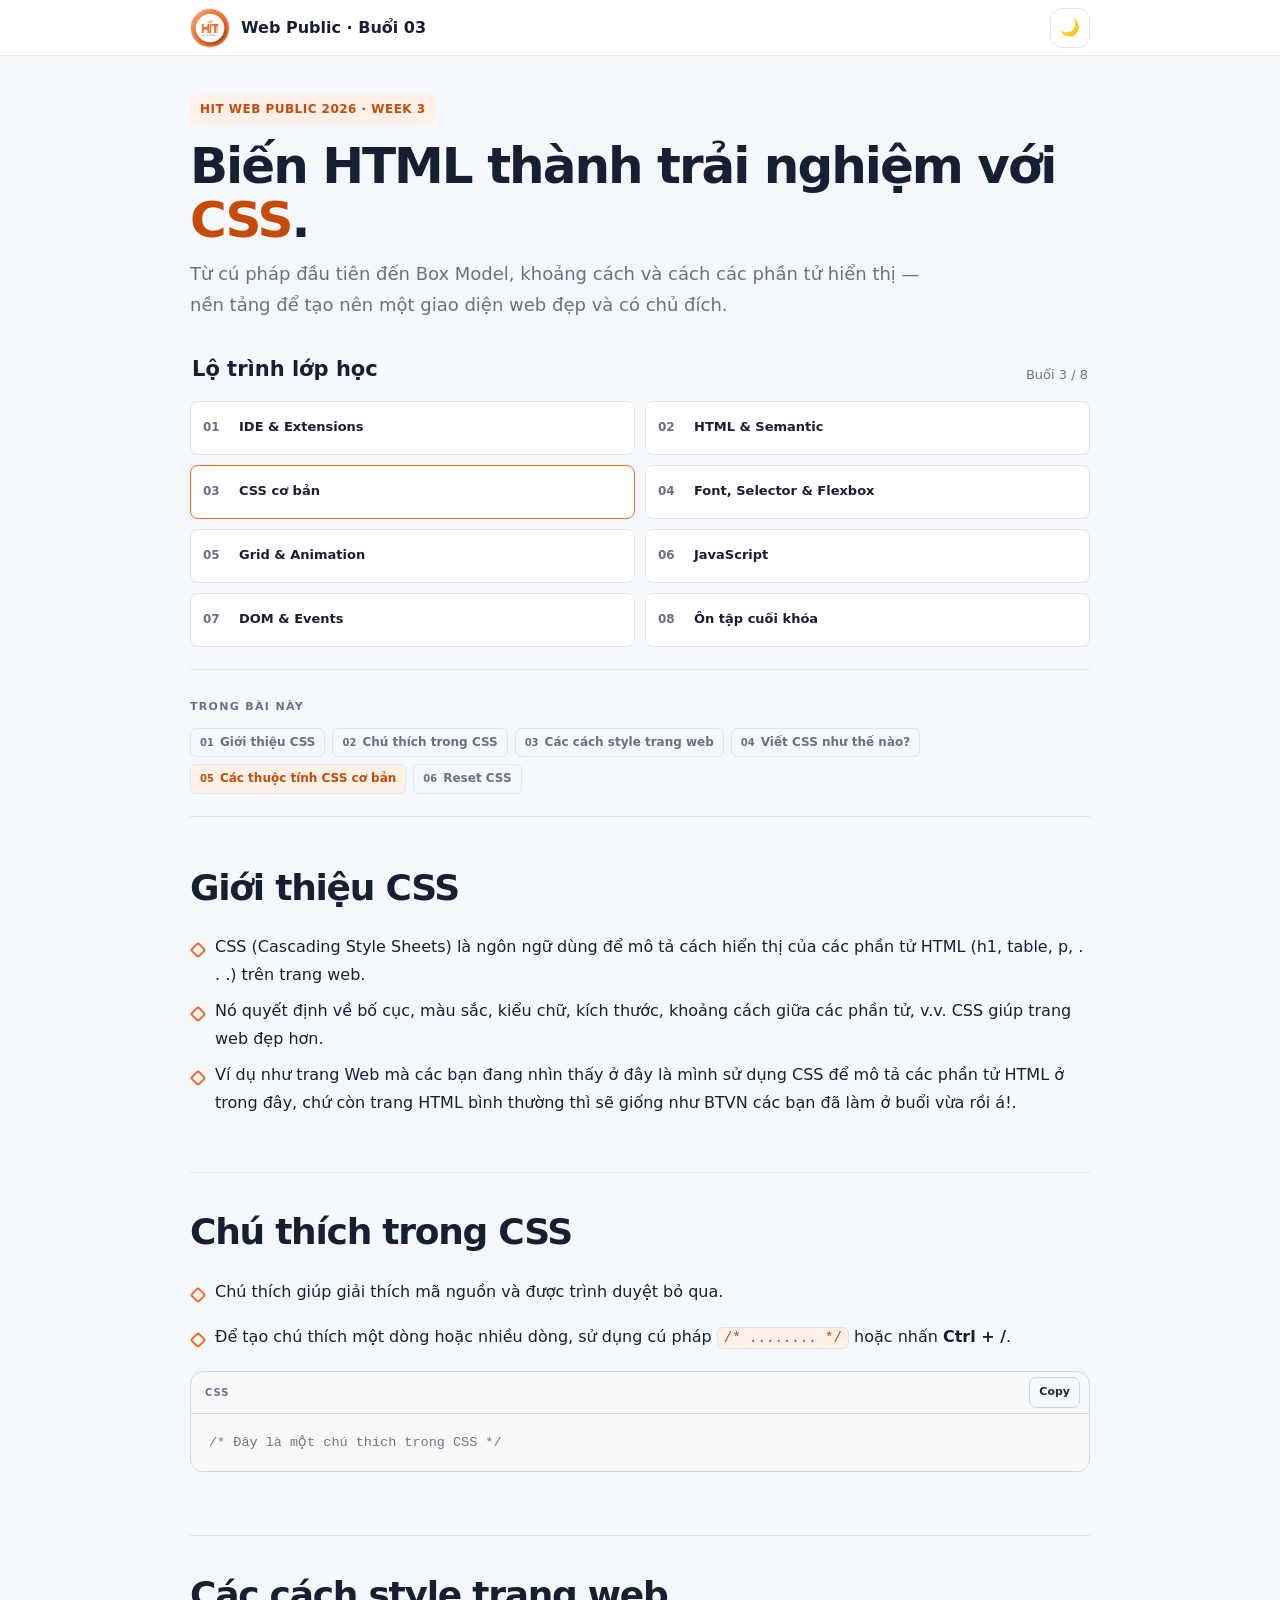
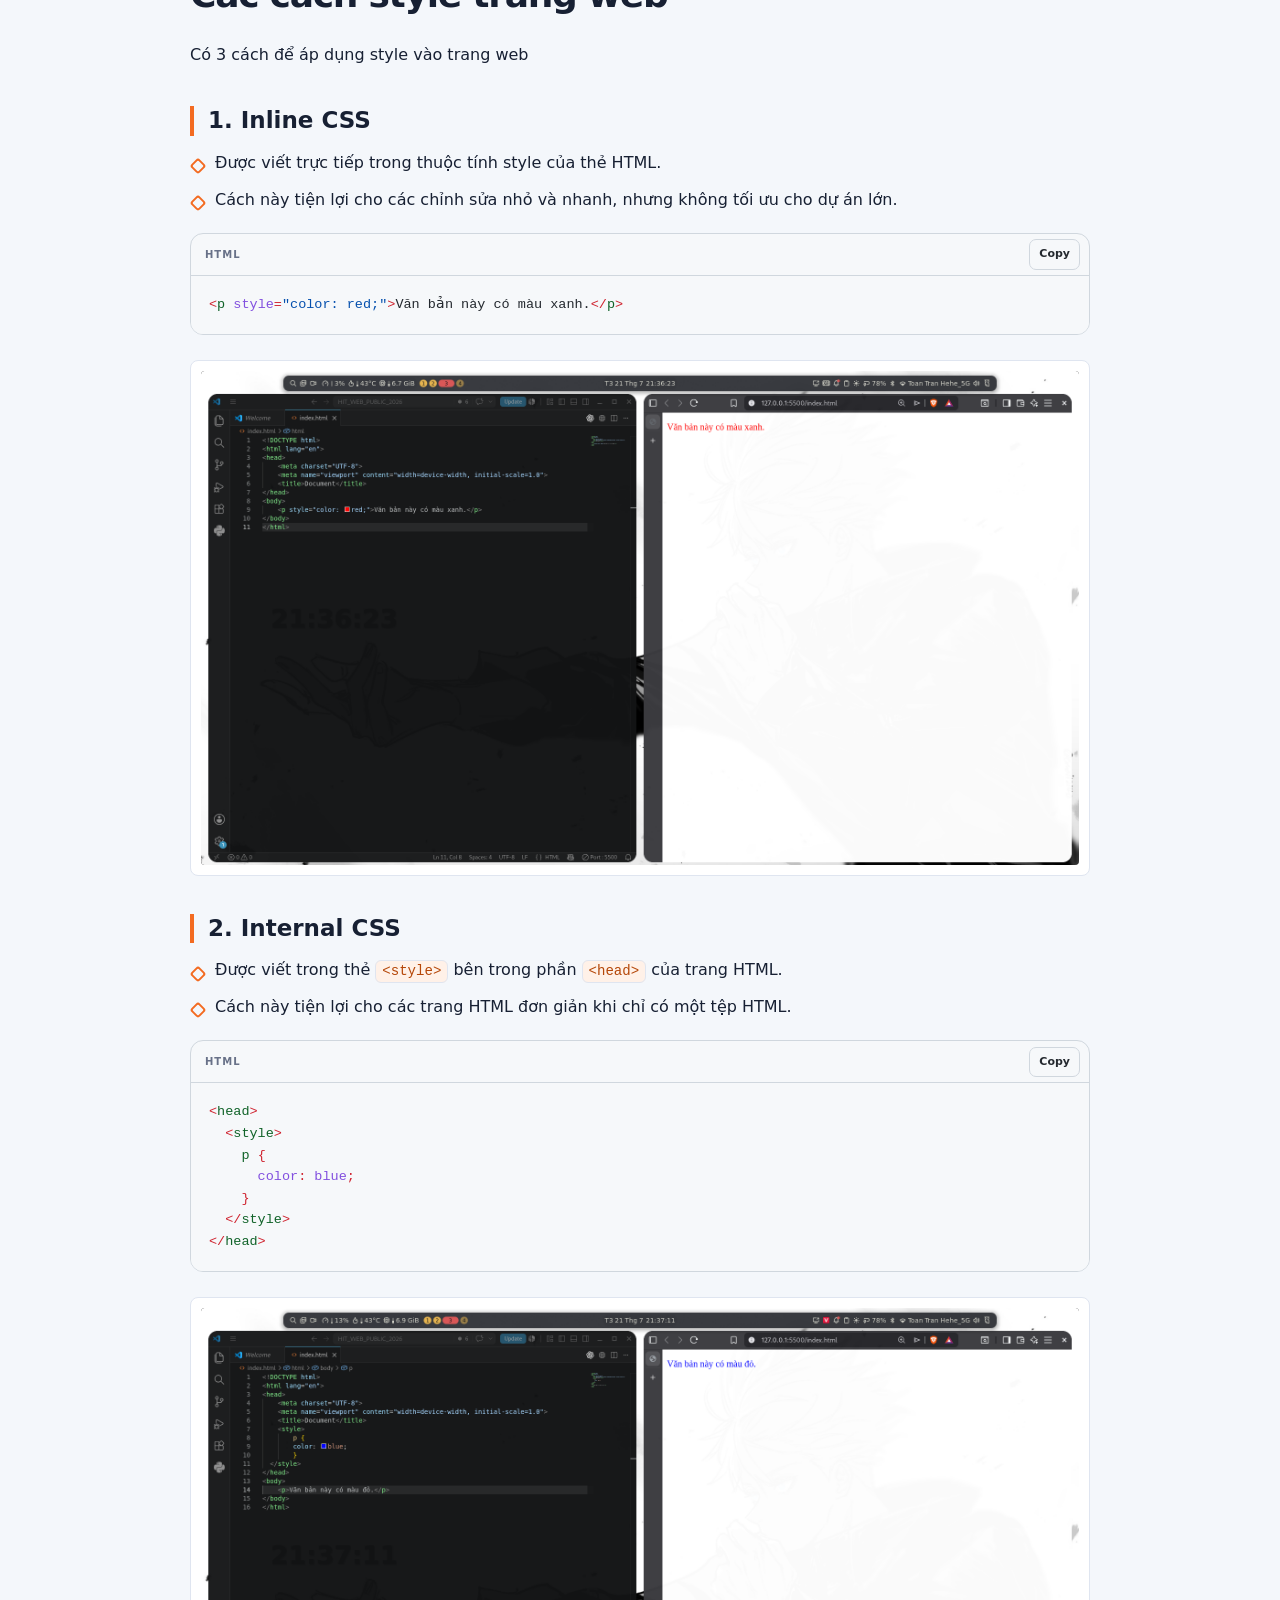
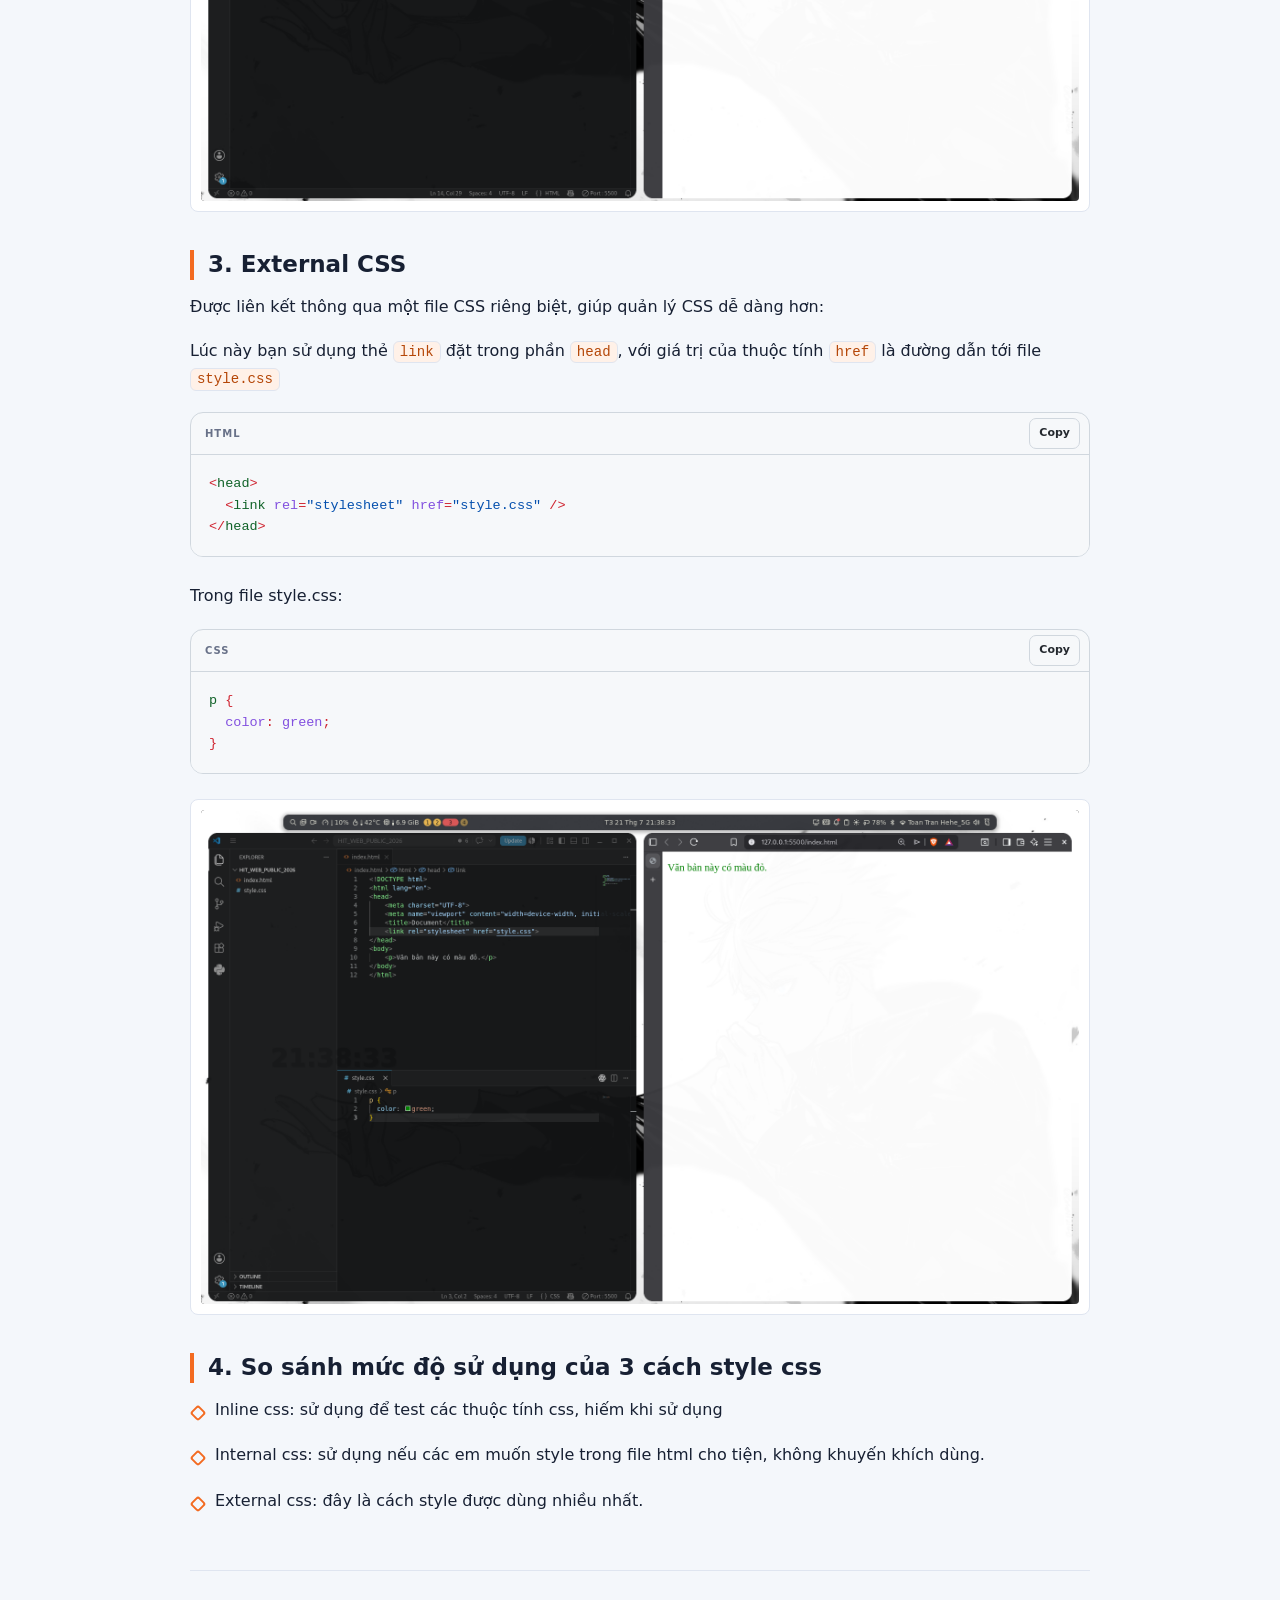
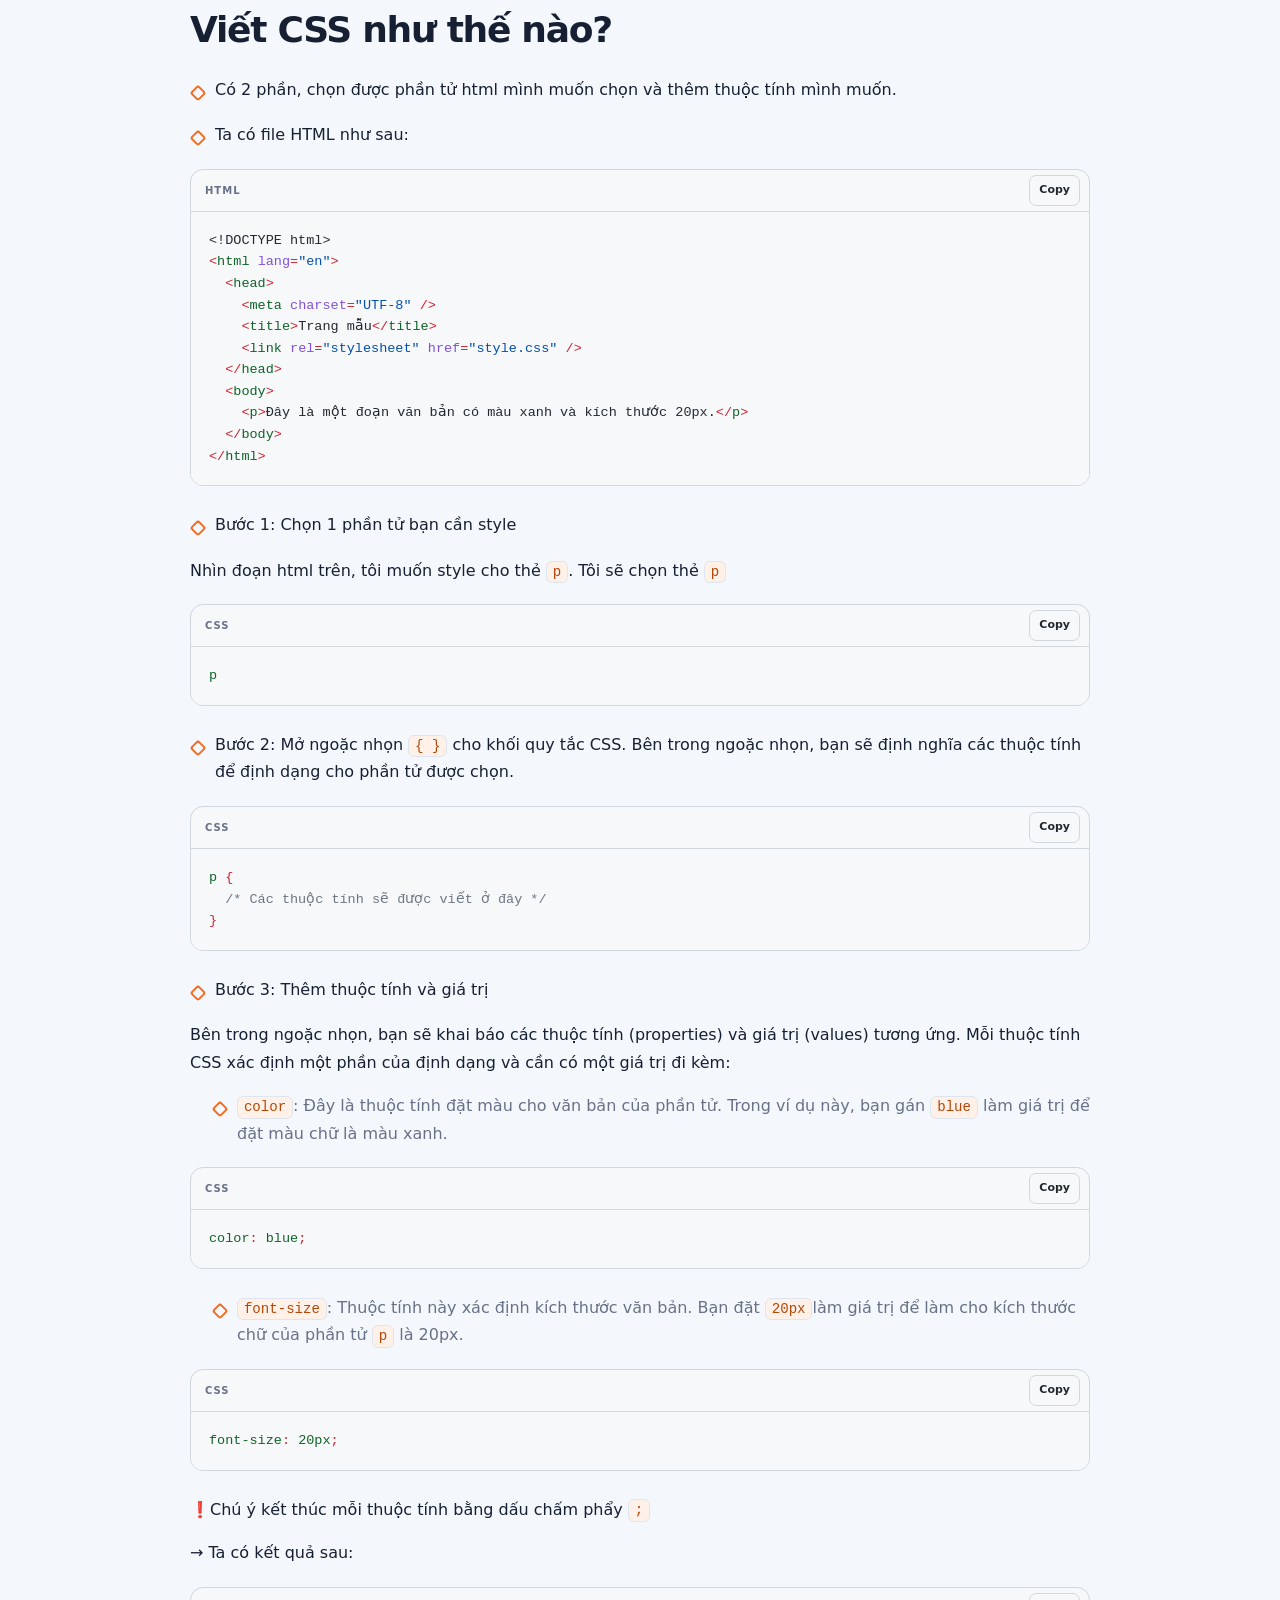
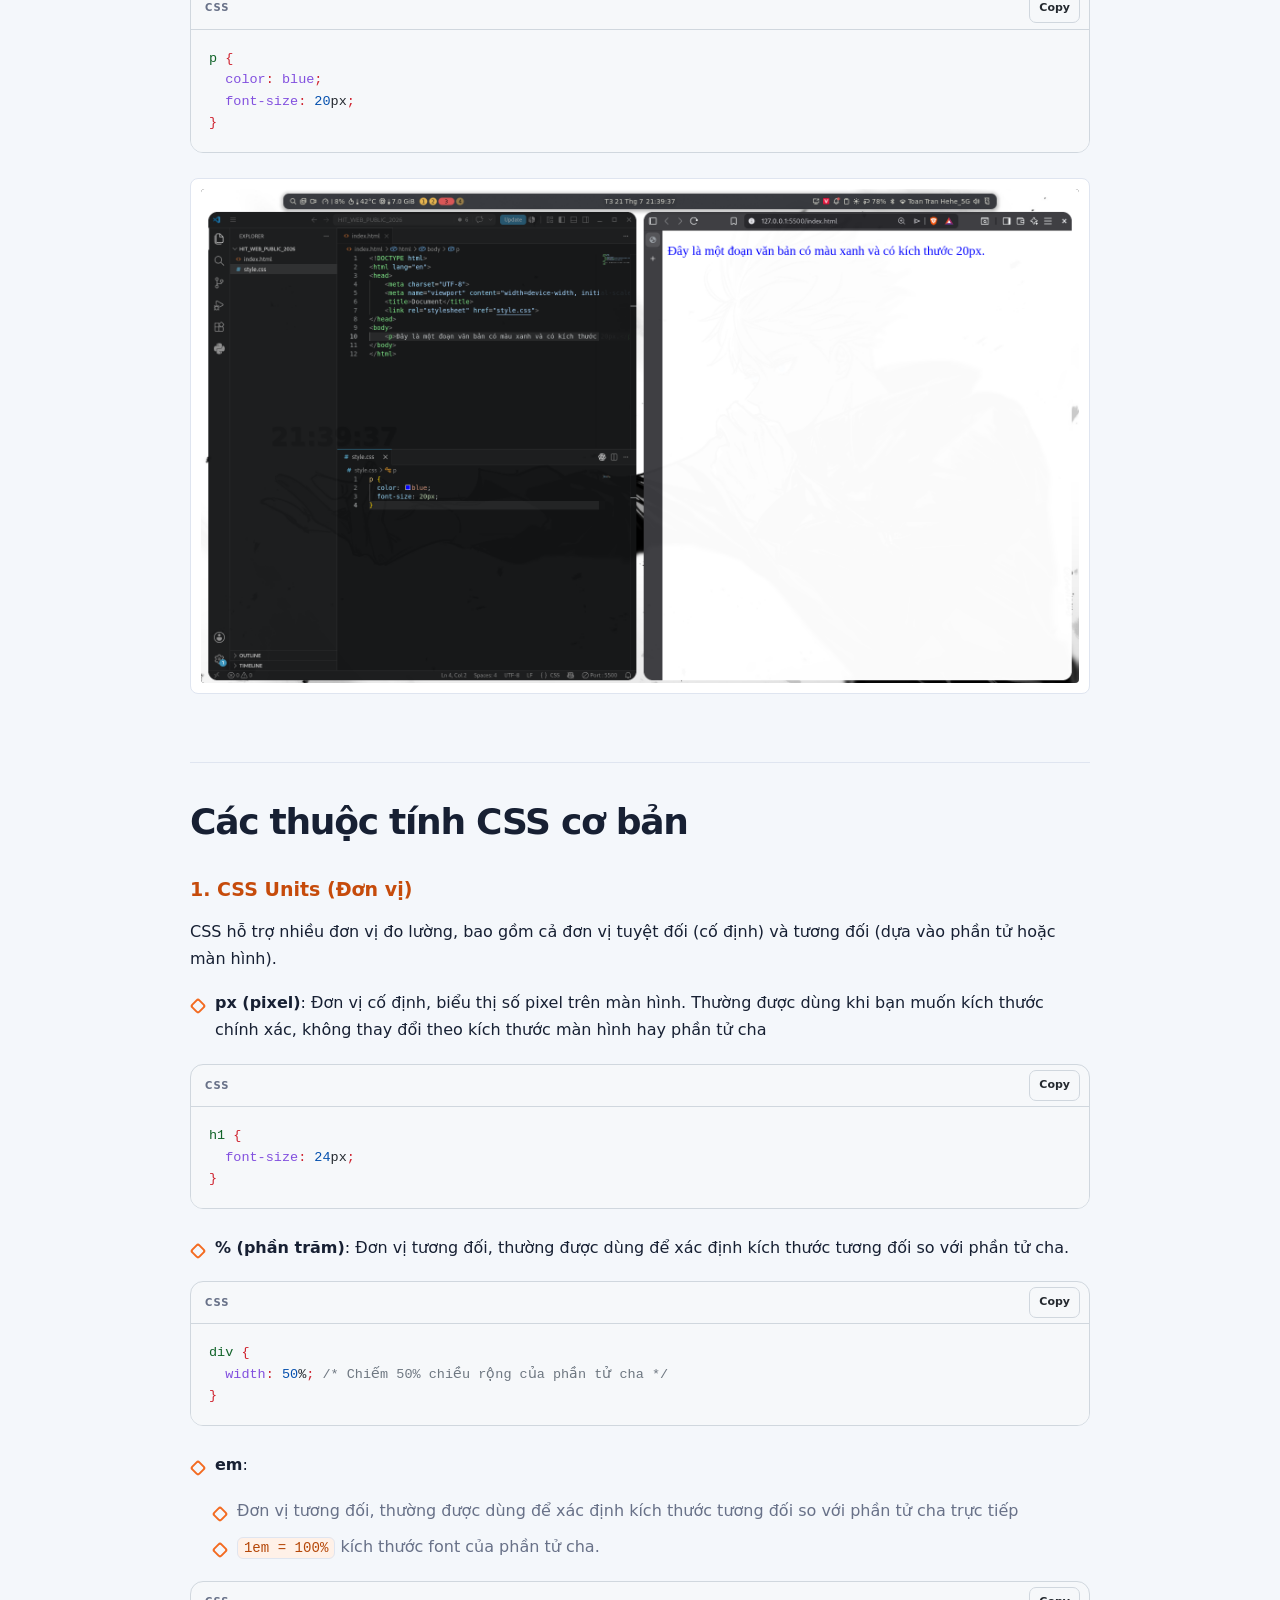
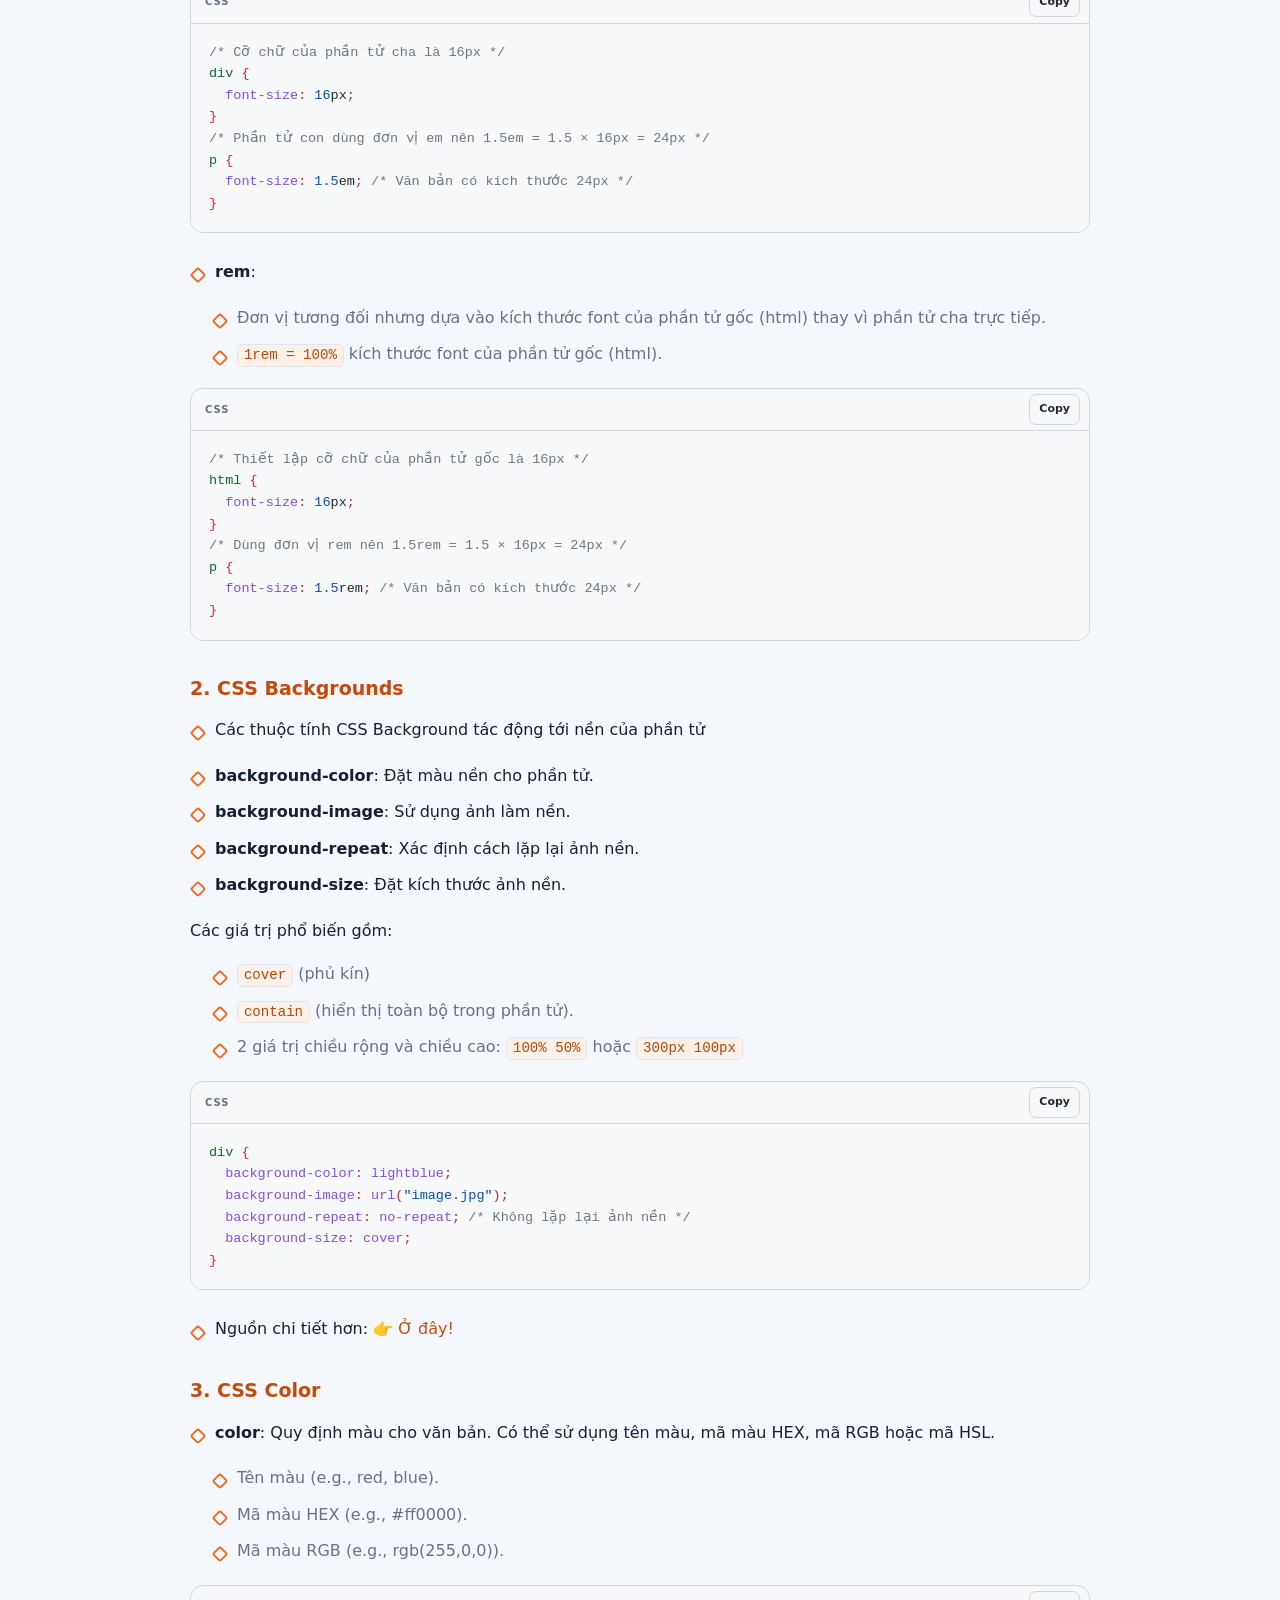
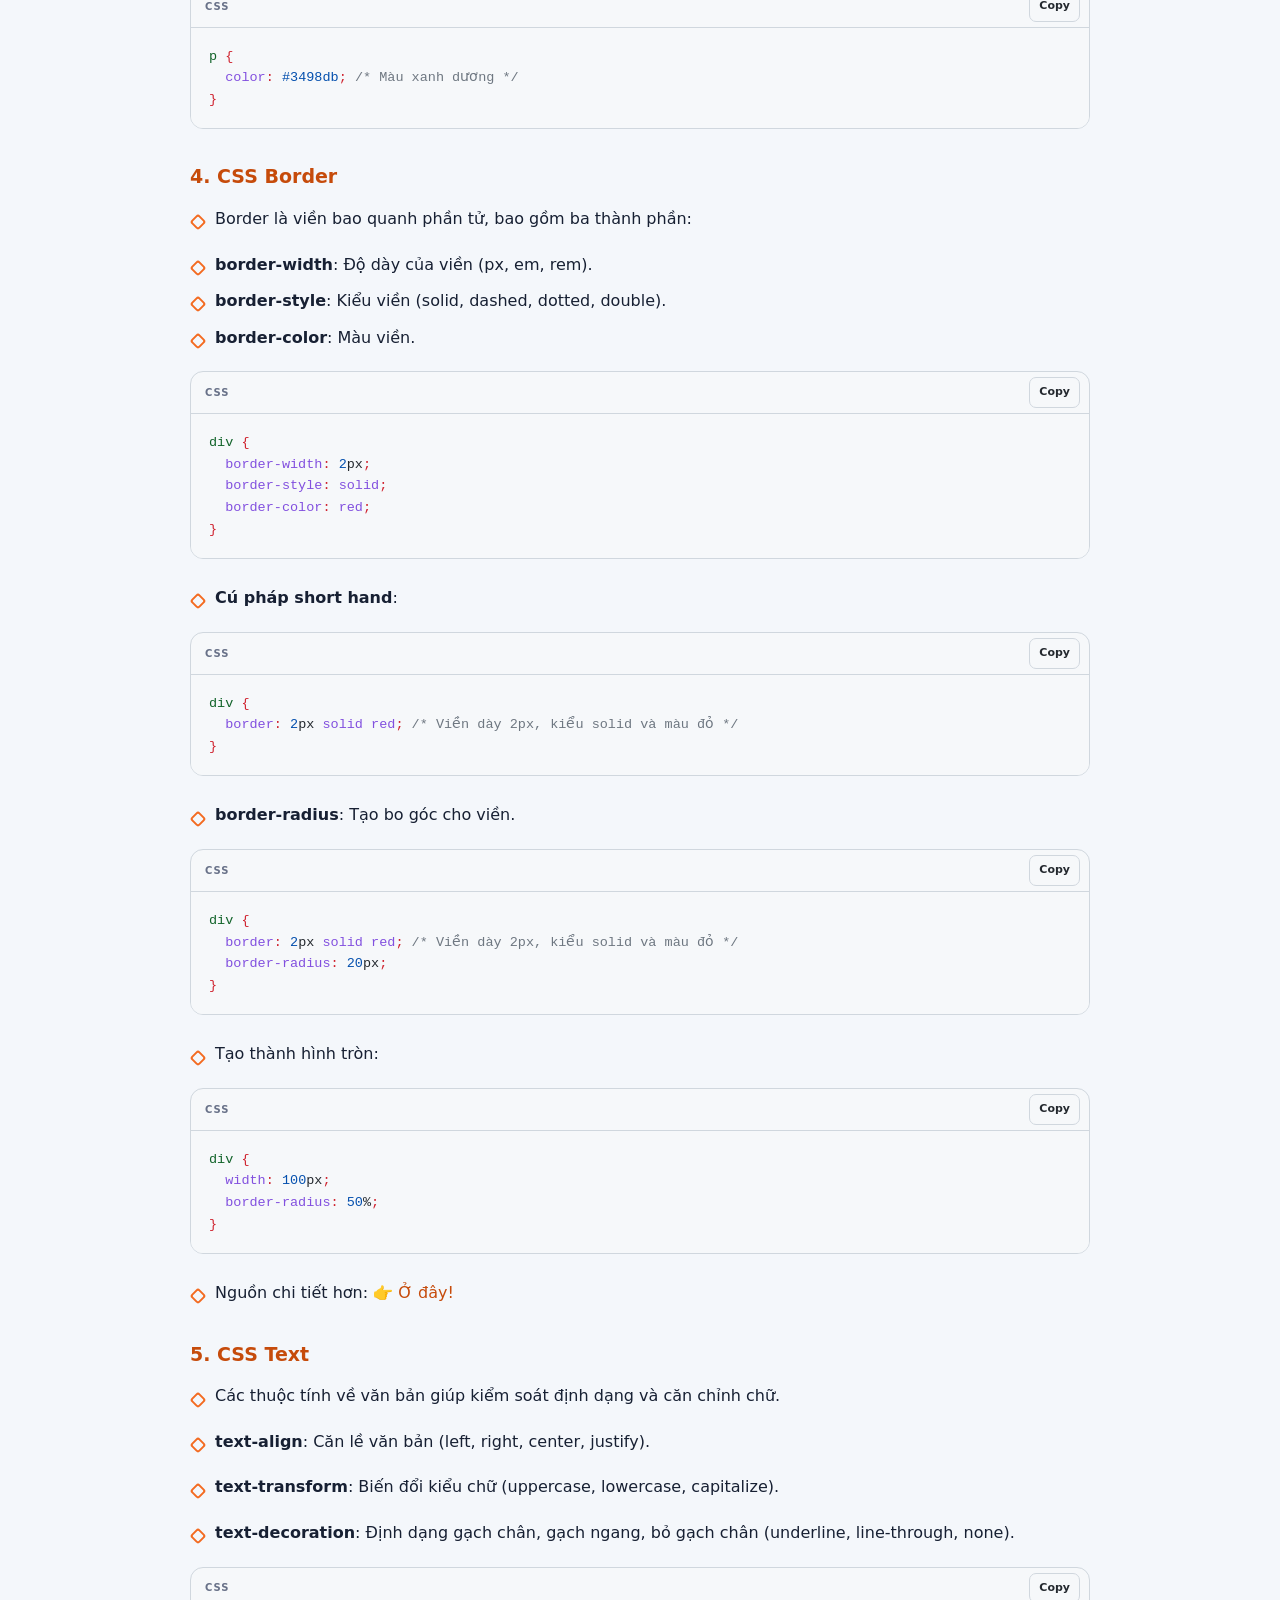
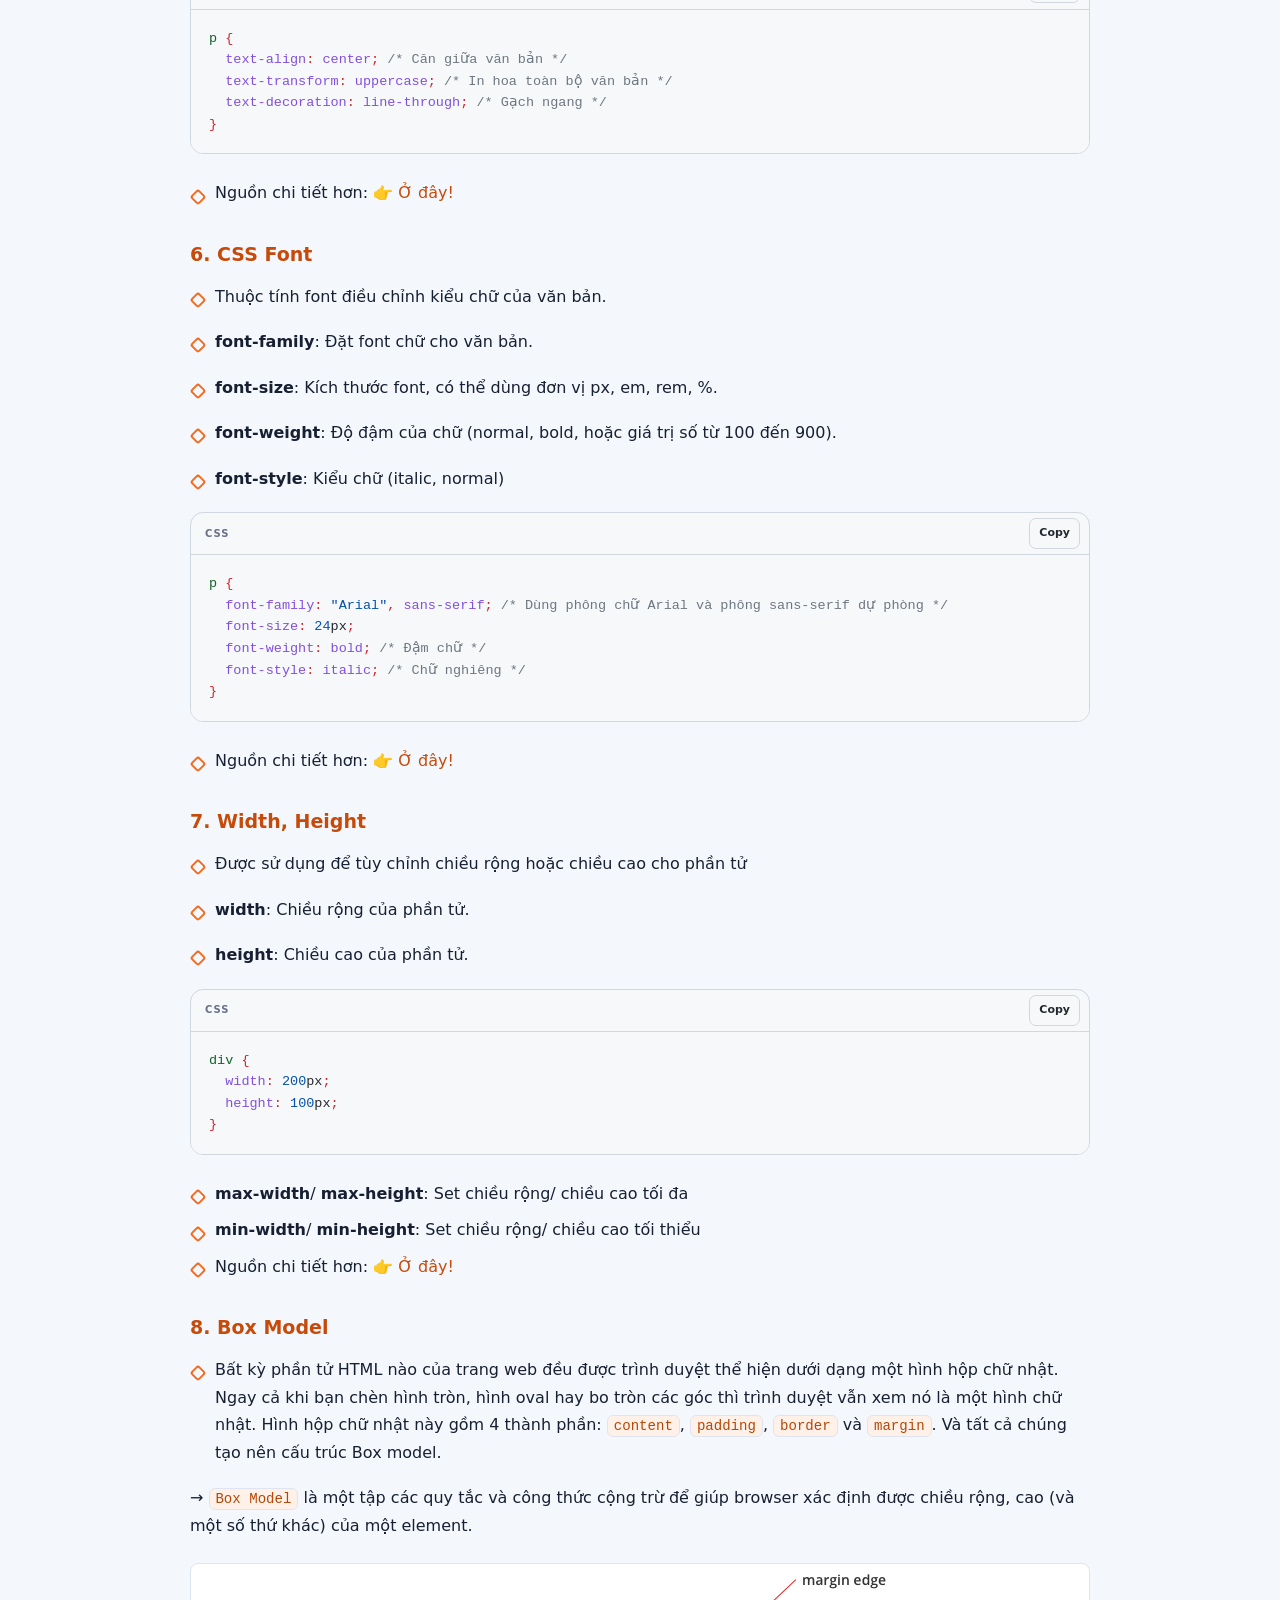
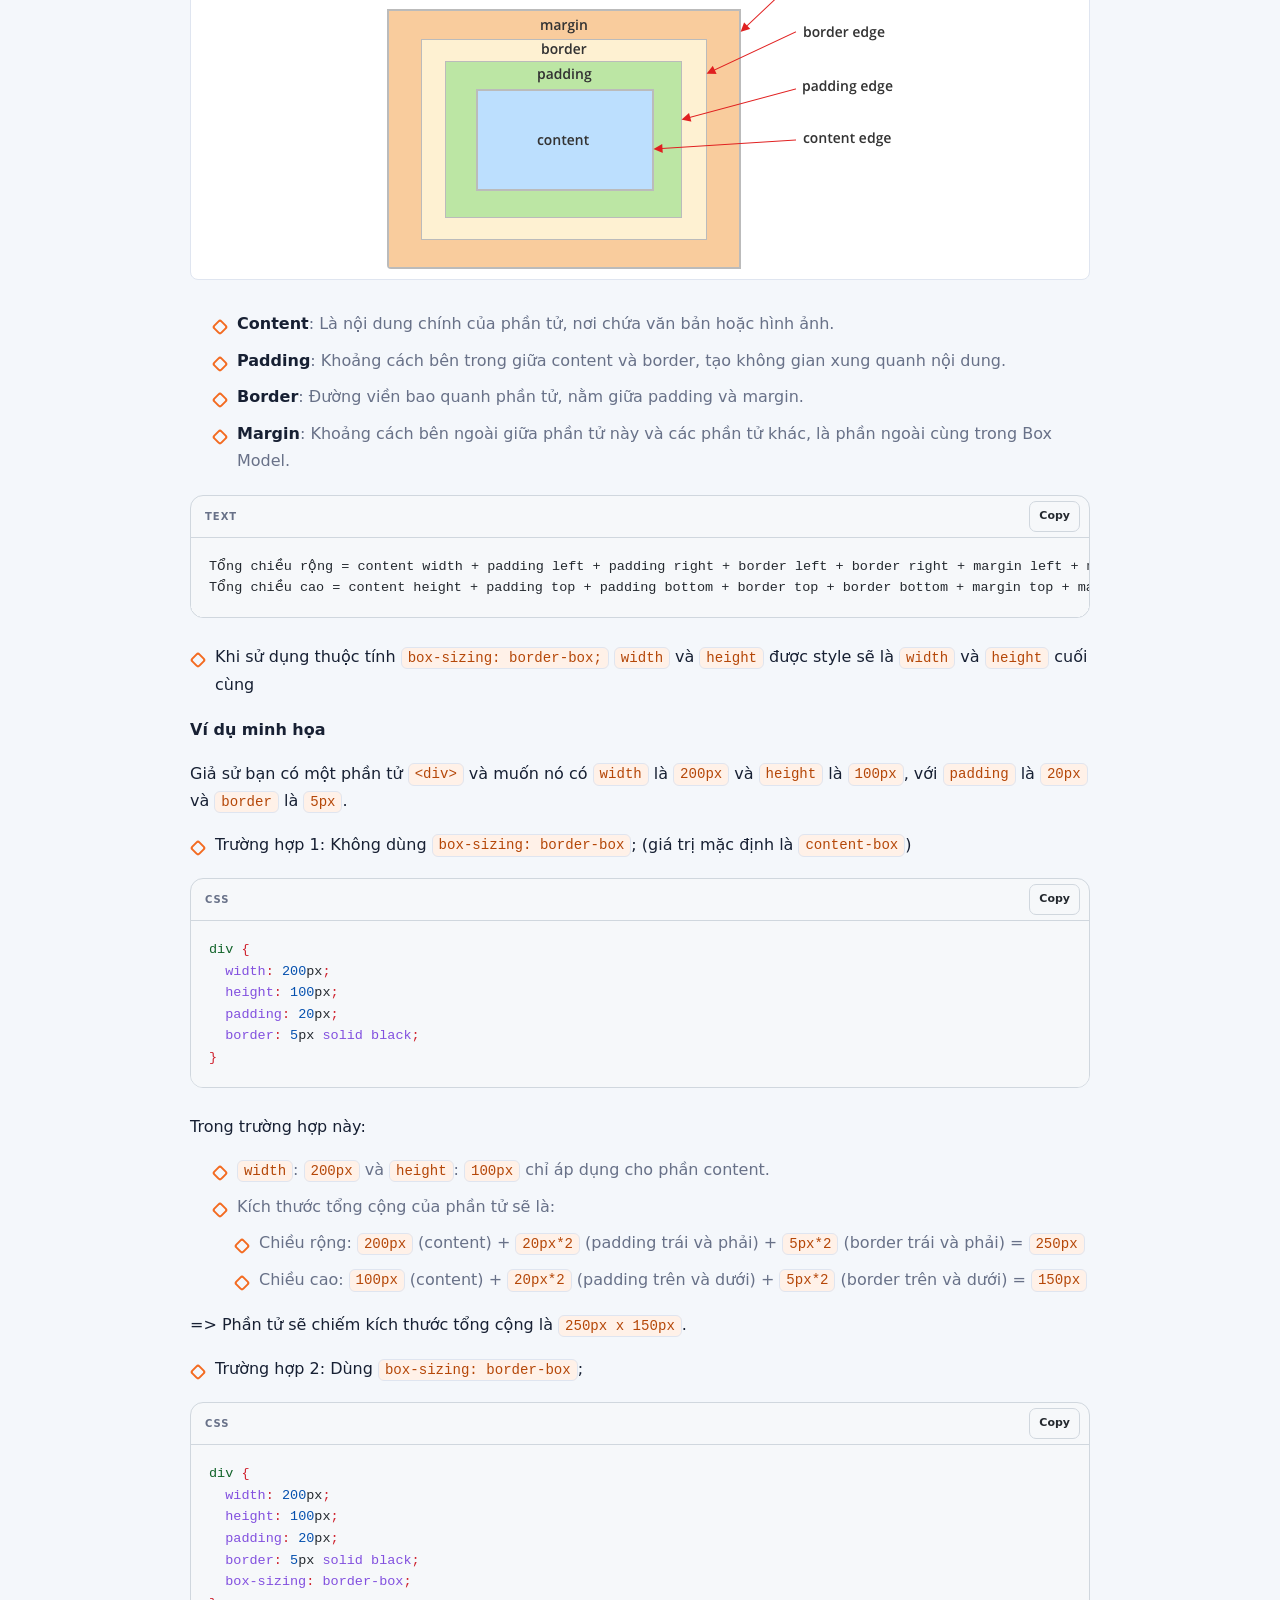
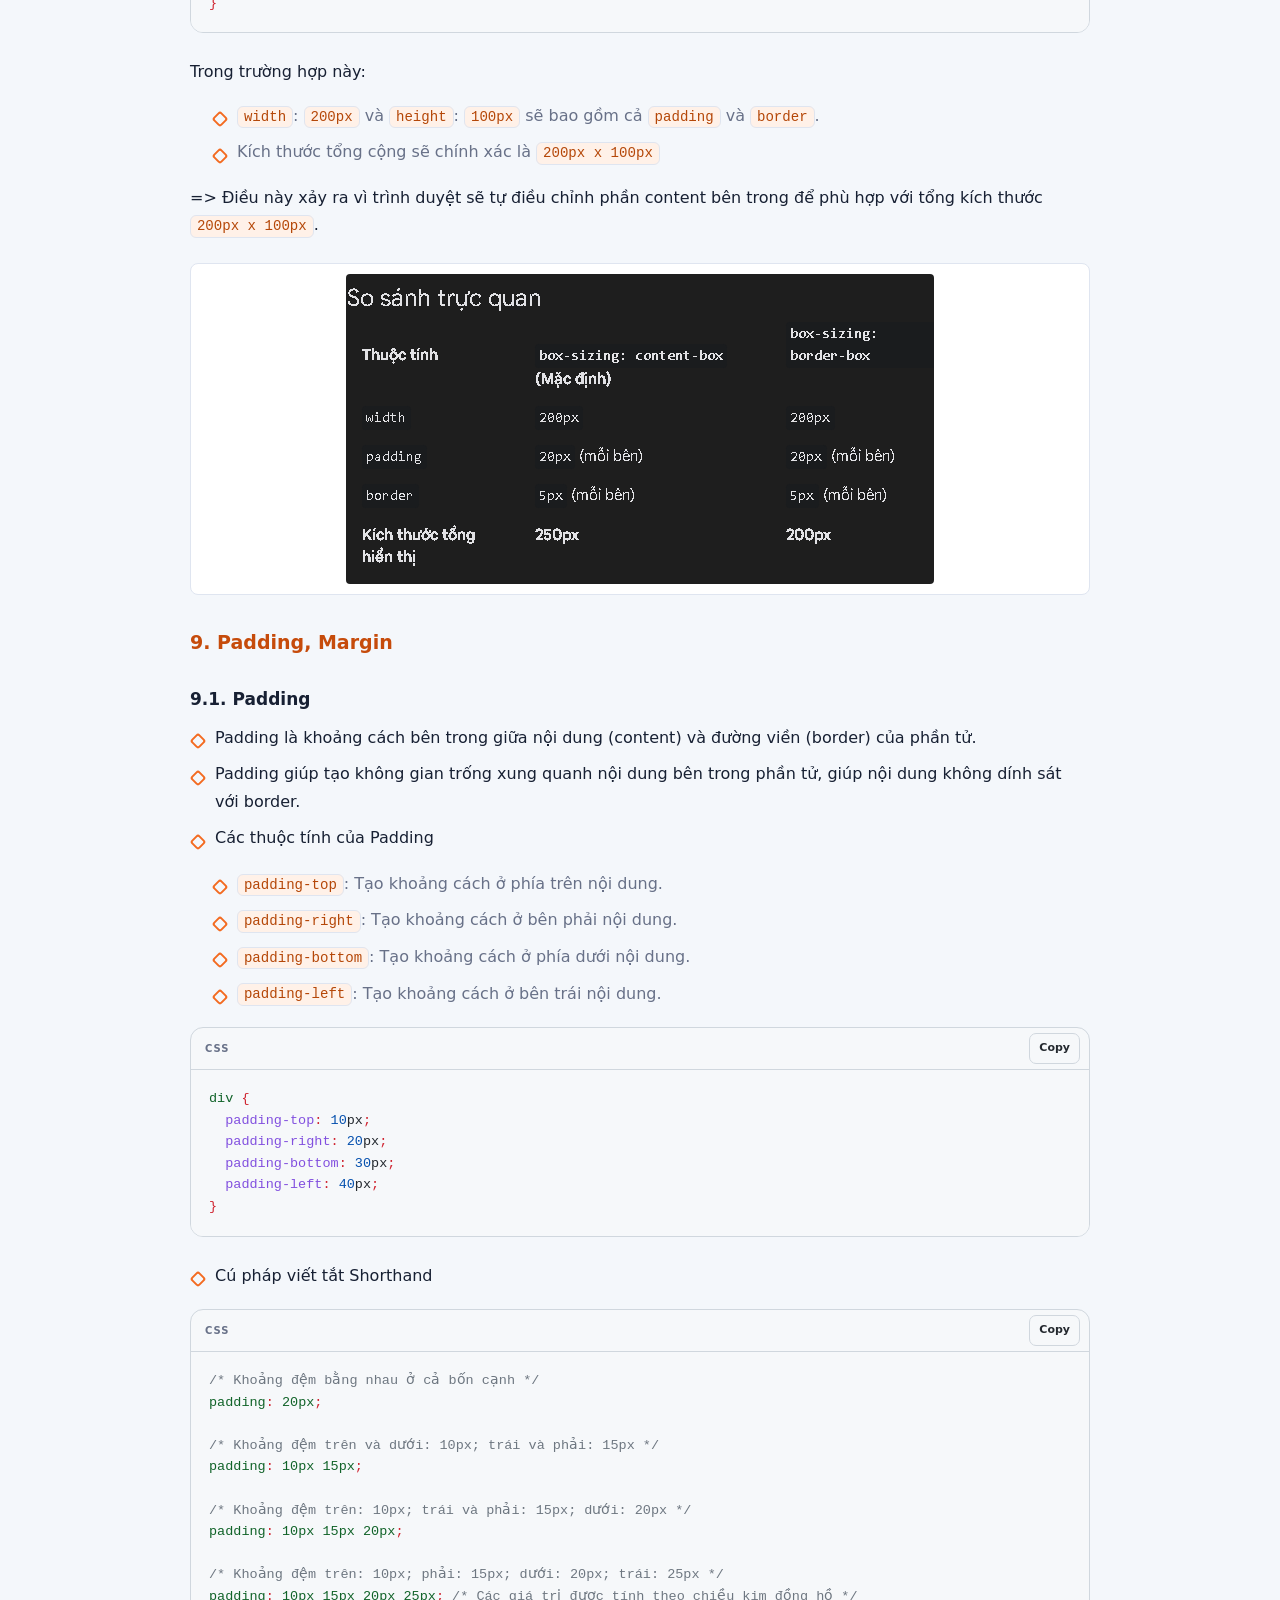
<file: Buoi3/README.html>
<!DOCTYPE html>
<html lang="vi">
<head>
  <meta charset="UTF-8">
  <meta name="viewport" content="width=device-width, initial-scale=1.0">
  <meta name="description" content="Tài liệu Buổi 3 lớp HIT Web Public 2026: CSS cơ bản, Box Model, Display và Reset CSS.">
  <title>HIT Web Public 2026 — Buổi 3: CSS cơ bản</title>
  <style>
    :root {
      color-scheme: light;
      --bg: #f4f7fb;
      --surface: rgba(255, 255, 255, .88);
      --surface-solid: #ffffff;
      --surface-soft: #fff1e8;
      --text: #172033;
      --muted: #687188;
      --line: #dfe5f0;
      --primary: #f36b21;
      --primary-strong: #c64b0b;
      --cyan: #f59e62;
      --pink: #b54708;
      --success: #10b981;
      --shadow: none;
      --code-bg: #f6f8fa;
      --code-line: #d0d7de;
      --code-text: #24292f;
      --code-comment: #6e7781;
      --code-blue: #0550ae;
      --code-purple: #8250df;
      --code-red: #cf222e;
      --code-green: #116329;
    }

    body.dark {
      color-scheme: dark;
      --bg: #090d17;
      --surface: rgba(20, 27, 43, .88);
      --surface-solid: #141b2b;
      --surface-soft: #382317;
      --text: #edf2ff;
      --muted: #a4aec4;
      --line: #2b3550;
      --primary: #ff843f;
      --primary-strong: #ffab7a;
      --cyan: #fdba8c;
      --pink: #ffb27d;
      --success: #34d399;
      --shadow: none;
      --code-bg: #0d1117;
      --code-line: #30363d;
      --code-text: #e6edf3;
      --code-comment: #8b949e;
      --code-blue: #79c0ff;
      --code-purple: #d2a8ff;
      --code-red: #ff7b72;
      --code-green: #7ee787;
    }

    * { box-sizing: border-box; }
    html { scroll-behavior: smooth; scroll-padding-top: 76px; }
    body {
      margin: 0;
      background: var(--bg);
      color: var(--text);
      font-family: Inter, ui-sans-serif, system-ui, -apple-system, BlinkMacSystemFont, "Segoe UI", sans-serif;
      font-size: 16px;
      line-height: 1.72;
      transition: background-color .25s ease, color .25s ease;
    }

    a { color: var(--primary-strong); text-decoration: none; }
    a:hover { text-decoration: underline; }
    button { font: inherit; }
    img { max-width: 100%; }

    .progress {
      position: fixed; inset: 0 auto auto 0; z-index: 100;
      width: 0; height: 4px;
      background: var(--primary);
    }

    .topbar {
      position: sticky; top: 0; z-index: 90;
      display: flex; align-items: center; justify-content: space-between;
      height: 64px; padding: 0 clamp(18px, 4vw, 56px);
      background: var(--surface-solid);
      border-bottom: 1px solid color-mix(in srgb, var(--line) 74%, transparent);
    }
    .brand { display: flex; align-items: center; gap: 11px; color: var(--text); font-weight: 800; }
    .brand:hover { text-decoration: none; }
    .brand-logo {
      display: block;
      width: 40px;
      height: 40px;
      border: 1px solid var(--line);
      border-radius: 50%;
      object-fit: cover;
    }
    .top-actions { display: flex; gap: 9px; }
    .icon-button {
      display: grid; place-items: center; width: 40px; height: 40px;
      border: 1px solid var(--line); border-radius: 12px;
      background: var(--surface); color: var(--text); cursor: pointer;
    }
    .icon-button:hover { border-color: var(--primary); transform: translateY(-1px); }
    .menu-button { display: none; }

    .hero {
      position: relative; isolation: isolate; overflow: hidden;
      width: min(1200px, calc(100% - 32px)); margin: 40px auto 24px;
      padding: clamp(36px, 5vw, 56px);
      border: 1px solid var(--line);
      border-radius: 12px;
      background: var(--surface-solid);
      color: var(--text);
    }
    .hero::before, .hero::after { content: ""; position: absolute; z-index: -1; border-radius: 50%; filter: blur(2px); }
    .hero::before, .hero::after { display: none; }
    .eyebrow { display: inline-flex; padding: 5px 10px; border-radius: 6px; background: var(--surface-soft); color: var(--primary-strong); font-size: 12px; font-weight: 700; letter-spacing: .04em; }
    .eyebrow::before { display: none; }
    .hero h1 { max-width: 780px; margin: 20px 0 14px; font-size: clamp(36px, 6vw, 58px); line-height: 1.08; letter-spacing: -.04em; }
    .hero h1 span { color: var(--primary-strong); }
    .hero p { max-width: 680px; margin: 0; color: var(--muted); font-size: clamp(16px, 2vw, 18px); }
    .hero-meta { display: flex; flex-wrap: wrap; gap: 12px; margin-top: 30px; }
    .hero-meta span { padding: 6px 10px; border: 1px solid var(--line); border-radius: 6px; background: var(--bg); color: var(--muted); font-size: 12px; font-weight: 650; }
    .css-orbit { display: none; }

    .roadmap { width: min(1200px, calc(100% - 32px)); margin: 0 auto 30px; }
    .roadmap-head { display: flex; align-items: end; justify-content: space-between; margin: 30px 2px 14px; }
    .roadmap-head h2 { margin: 0; font-size: 21px; }
    .roadmap-head span { color: var(--muted); font-size: 13px; }
    .roadmap-grid { display: grid; grid-template-columns: repeat(4, 1fr); gap: 10px; }
    .roadmap-card { display: flex; align-items: center; gap: 11px; min-height: 64px; padding: 11px; border: 1px solid var(--line); border-radius: 8px; background: var(--surface); color: var(--text); }
    a.roadmap-card:hover { border-color: var(--primary); text-decoration: none; }
    .roadmap-card span { display: grid; place-items: center; flex: 0 0 34px; height: 34px; border-radius: 6px; background: var(--surface-soft); color: var(--primary); font-size: 12px; font-weight: 900; }
    .roadmap-card strong { font-size: 13px; line-height: 1.3; }
    .roadmap-card.is-active { border-color: var(--primary); background: var(--surface-soft); color: var(--text); }
    .roadmap-card.is-active span { background: var(--primary); color: white; }

    .layout { display: grid; grid-template-columns: 250px minmax(0, 850px); gap: 32px; justify-content: center; width: min(1200px, calc(100% - 32px)); margin: 0 auto 80px; align-items: start; }
    .sidebar { position: sticky; top: 84px; padding: 18px; border: 1px solid var(--line); border-radius: 10px; background: var(--surface-solid); }
    .sidebar-title { margin: 0 0 11px; color: var(--muted); font-size: 11px; font-weight: 800; letter-spacing: .12em; text-transform: uppercase; }
    .sidebar nav { display: grid; gap: 4px; }
    .sidebar nav a { display: grid; grid-template-columns: 28px 1fr; gap: 8px; align-items: center; padding: 9px 10px; border-radius: 10px; color: var(--muted); font-size: 13px; font-weight: 650; line-height: 1.3; }
    .sidebar nav a:hover, .sidebar nav a.active { background: var(--surface-soft); color: var(--primary-strong); text-decoration: none; }
    .sidebar nav a span { font-size: 10px; font-weight: 900; }

    .content { min-width: 0; }
    .lesson-section { margin-bottom: 20px; padding: clamp(24px, 4vw, 36px); border: 1px solid var(--line); border-radius: 10px; background: var(--surface-solid); }
    .section-label { display: inline-flex; color: var(--primary-strong); font-size: 11px; font-weight: 850; letter-spacing: .08em; text-transform: uppercase; }
    .lesson-section h2 { margin: 12px 0 25px; font-size: clamp(28px, 4vw, 42px); line-height: 1.15; letter-spacing: -.035em; }
    .lesson-section h3 { margin: 38px 0 13px; padding-left: 14px; border-left: 4px solid var(--primary); font-size: 23px; line-height: 1.3; }
    .lesson-section h4 { margin: 31px 0 12px; color: var(--primary-strong); font-size: 19px; }
    .lesson-section h5 { margin: 26px 0 10px; font-size: 17px; }
    .lesson-section p { margin: 0 0 16px; }
    .lesson-section strong { color: var(--text); }
    .lesson-section code:not(pre code) { padding: .16em .42em; border: 1px solid var(--line); border-radius: 6px; background: var(--surface-soft); color: var(--pink); font: .88em/1.4 ui-monospace, SFMono-Regular, Menlo, Consolas, monospace; }
    .soft-rule { height: 1px; margin: 30px 0; border: 0; background: var(--line); }

    .lesson-list { display: grid; gap: 9px; margin: 0 0 18px; padding: 0; list-style: none; }
    .lesson-list li { position: relative; padding-left: 25px; }
    .lesson-list li::before { content: ""; position: absolute; left: 2px; top: .7em; width: 8px; height: 8px; border: 2px solid var(--primary); border-radius: 3px; transform: rotate(45deg); }
    .lesson-list li.depth-1 { margin-left: 22px; color: var(--muted); }
    .lesson-list li.depth-2, .lesson-list li.depth-3 { margin-left: 44px; color: var(--muted); }

    .lesson-figure { margin: 24px 0 30px; padding: 10px; border: 1px solid var(--line); border-radius: 8px; background: var(--surface-solid); text-align: center; }
    .lesson-figure img { display: block; width: auto; max-height: 580px; margin: auto; border-radius: 4px; }

    .code-shell { overflow: hidden; margin: 20px 0 25px; border: 1px solid var(--code-line); border-radius: 13px; background: var(--code-bg); }
    .code-toolbar { display: flex; align-items: center; justify-content: space-between; height: 42px; padding: 0 9px 0 14px; border-bottom: 1px solid var(--code-line); color: var(--muted); font-size: 10px; font-weight: 800; letter-spacing: .1em; }
    .copy-button { padding: 5px 9px; border: 1px solid var(--code-line); border-radius: 7px; background: transparent; color: var(--code-text); cursor: pointer; font-size: 11px; letter-spacing: 0; }
    .copy-button:hover { background: color-mix(in srgb, var(--code-text) 7%, transparent); }
    .code-shell pre { margin: 0; padding: 18px; overflow: auto; background: var(--code-bg); color: var(--code-text); font: 13.5px/1.6 ui-monospace, SFMono-Regular, Menlo, Consolas, monospace; tab-size: 2; }
    .code-shell code { font: inherit; }
    .tok-c, .tok-c1, .tok-cm { color: var(--code-comment); font-style: normal; }
    .tok-nt, .tok-nn, .tok-nc { color: var(--code-green); }
    .tok-na, .tok-k, .tok-kc, .tok-kd, .tok-kn { color: var(--code-purple); }
    .tok-s, .tok-s1, .tok-s2, .tok-sa { color: var(--code-blue); }
    .tok-m, .tok-mi, .tok-mf, .tok-mh { color: var(--code-blue); }
    .tok-o, .tok-p { color: var(--code-red); }
    .tok-nb, .tok-nf { color: var(--code-purple); }

    .reveal, .reveal.visible { opacity: 1; transform: none; }

    .footer { padding: 20px 20px 55px; color: var(--muted); text-align: center; font-size: 13px; }

    /* Bố cục tài liệu đơn giản */
    .progress { display: none; }

    .topbar {
      position: static;
      height: 56px;
      padding: 0 max(20px, calc((100% - 900px) / 2));
    }

    .hero {
      width: min(900px, calc(100% - 32px));
      margin: 38px auto 20px;
      padding: 0;
      border: 0;
      background: transparent;
    }

    .hero h1 {
      max-width: none;
      margin: 14px 0 12px;
      font-size: clamp(34px, 6vw, 50px);
    }

    .hero p { max-width: 760px; }
    .hero-meta { display: none; }

    .roadmap {
      width: min(900px, calc(100% - 32px));
      margin-bottom: 28px;
      padding-bottom: 22px;
      border-bottom: 1px solid var(--line);
    }

    .roadmap-grid {
      grid-template-columns: repeat(2, 1fr);
      gap: 10px;
    }

    .roadmap-card,
    .roadmap-card.is-active {
      min-height: 54px;
      padding: 9px 12px;
      border: 1px solid var(--line);
      border-radius: 8px;
      background: var(--surface-solid);
      color: var(--text);
    }

    .roadmap-card.is-active {
      border-color: var(--primary);
    }

    .roadmap-card span,
    .roadmap-card.is-active span {
      display: inline;
      flex: 0 0 25px;
      height: auto;
      border-radius: 0;
      background: transparent;
      color: var(--muted);
    }

    .layout {
      display: block;
      width: min(900px, calc(100% - 32px));
      margin-bottom: 60px;
    }

    .sidebar {
      position: static;
      margin-bottom: 12px;
      padding: 0 0 22px;
      border: 0;
      border-bottom: 1px solid var(--line);
      border-radius: 0;
      background: transparent;
    }

    .sidebar nav {
      display: flex;
      flex-wrap: wrap;
      gap: 7px;
    }

    .sidebar nav a {
      display: inline-flex;
      gap: 6px;
      padding: 6px 9px;
      border: 1px solid var(--line);
      border-radius: 6px;
      font-size: 12px;
    }

    .lesson-section {
      margin: 0;
      padding: 38px 0;
      border: 0;
      border-bottom: 1px solid var(--line);
      border-radius: 0;
      background: transparent;
    }

    .section-label { display: none; }
    .lesson-section h2 { margin-top: 0; font-size: clamp(27px, 4vw, 36px); }

    @media (max-width: 1000px) {
      .css-orbit { display: none; }
      .layout { display: block; }
      .sidebar { position: static; display: block; max-height: none; overflow: visible; }
      .menu-button { display: none; }
    }

    @media (max-width: 620px) {
      .hero { margin-top: 24px; padding: 0; border-radius: 0; }
      .hero h1 { font-size: 43px; }
      .roadmap-grid { grid-template-columns: 1fr; }
      .roadmap-card:nth-child(n+5) { display: flex; }
      .lesson-section { padding: 30px 0; border-radius: 0; }
      .lesson-section h2 { font-size: 29px; }
      .lesson-list li.depth-1 { margin-left: 10px; }
      .lesson-list li.depth-2, .lesson-list li.depth-3 { margin-left: 20px; }
      .topbar { padding-inline: 14px; }
      .brand-text { display: none; }
    }

    @media (prefers-reduced-motion: reduce) {
      html { scroll-behavior: auto; }
      *, *::before, *::after { animation: none !important; transition: none !important; }
      .reveal { opacity: 1; transform: none; }
    }
  </style>
</head>
<body id="top">
  <div class="progress" aria-hidden="true"></div>
  <header class="topbar">
    <a class="brand" href="#top"><img class="brand-logo" src="./image/logoCLB.jpg" alt="Logo HIT Club"><span class="brand-text">Web Public · Buổi 03</span></a>
    <div class="top-actions">
      <button class="icon-button menu-button" type="button" aria-label="Mở mục lục" title="Mục lục">☰</button>
      <button class="icon-button theme-button" type="button" aria-label="Đổi giao diện" title="Đổi giao diện">🌙</button>
    </div>
  </header>

  <section class="hero">
    <div class="eyebrow">HIT WEB PUBLIC 2026 · WEEK 3</div>
    <h1>Biến HTML thành trải nghiệm với <span>CSS</span>.</h1>
    <p>Từ cú pháp đầu tiên đến Box Model, khoảng cách và cách các phần tử hiển thị — nền tảng để tạo nên một giao diện web đẹp và có chủ đích.</p>
    <div class="hero-meta"><span>06 phần học</span><span>CSS Foundations</span><span>Light & Dark UI</span></div>
    <div class="css-orbit" aria-hidden="true">{ }</div>
  </section>

  <section class="roadmap" aria-labelledby="roadmap-title">
    <div class="roadmap-head"><h2 id="roadmap-title">Lộ trình lớp học</h2><span>Buổi 3 / 8</span></div>
    <div class="roadmap-grid"><a class="roadmap-card" href="../Buoi1/README.html"><span>01</span><strong>IDE & Extensions</strong></a>
<a class="roadmap-card" href="../Buoi2/README.html"><span>02</span><strong>HTML & Semantic</strong></a>
<a class="roadmap-card is-active" href="#phan-1"><span>03</span><strong>CSS cơ bản</strong></a>
<a class="roadmap-card" href="../Buoi4/README.html"><span>04</span><strong>Font, Selector & Flexbox</strong></a>
<a class="roadmap-card" href="../Buoi5/README.html"><span>05</span><strong>Grid & Animation</strong></a>
<div class="roadmap-card"><span>06</span><strong>JavaScript</strong></div>
<div class="roadmap-card"><span>07</span><strong>DOM & Events</strong></div>
<div class="roadmap-card"><span>08</span><strong>Ôn tập cuối khóa</strong></div></div>
  </section>

  <div class="layout">
    <aside class="sidebar">
      <p class="sidebar-title">Trong bài này</p>
      <nav><a href="#phan-1"><span>01</span>Giới thiệu CSS</a>
<a href="#phan-2"><span>02</span>Chú thích trong CSS</a>
<a href="#phan-3"><span>03</span>Các cách style trang web</a>
<a href="#phan-4"><span>04</span>Viết CSS như thế nào?</a>
<a href="#phan-5"><span>05</span>Các thuộc tính CSS cơ bản</a>
<a href="#phan-6"><span>06</span>Reset CSS</a></nav>
    </aside>
    <main class="content"><section class="lesson-section reveal" id="phan-1">
  <div class="section-label">Phần 01</div>
  <h2>Giới thiệu CSS</h2>
  <ul class="lesson-list">
<li class="depth-0">CSS (Cascading Style Sheets) là ngôn ngữ dùng để mô tả cách hiển thị của các phần tử HTML (h1, table, p, . . .) trên trang web.</li>
<li class="depth-0">Nó quyết định về bố cục, màu sắc, kiểu chữ, kích thước, khoảng cách giữa các phần tử, v.v. CSS giúp trang web đẹp hơn.</li>
<li class="depth-0">Ví dụ như trang Web mà các bạn đang nhìn thấy ở đây là mình sử dụng CSS để mô tả các phần tử HTML ở trong đây, chứ còn trang HTML bình thường thì sẽ giống như BTVN các bạn đã làm ở buổi vừa rồi á!.</li>
</ul>
</section>
<section class="lesson-section reveal" id="phan-2">
  <div class="section-label">Phần 02</div>
  <h2>Chú thích trong CSS</h2>
  <ul class="lesson-list">
<li class="depth-0">Chú thích giúp giải thích mã nguồn và được trình duyệt bỏ qua.</li>
</ul>
<ul class="lesson-list">
<li class="depth-0">Để tạo chú thích một dòng hoặc nhiều dòng, sử dụng cú pháp <code>/* ........ */</code> hoặc nhấn <strong>Ctrl + /</strong>.</li>
</ul>
<div class="code-shell">
  <div class="code-toolbar"><span>CSS</span><button class="copy-button" type="button" data-copy="code-1" aria-label="Sao chép đoạn code">Copy</button></div>
  <pre><code id="code-1" class="language-css"><span class="tok-c">/* Đây là một chú thích trong CSS */</span>
</code></pre>
</div>
</section>
<section class="lesson-section reveal" id="phan-3">
  <div class="section-label">Phần 03</div>
  <h2>Các cách style trang web</h2>
  <p>Có 3 cách để áp dụng style vào trang web</p>
<h3>1. Inline CSS</h3>
<ul class="lesson-list">
<li class="depth-0">Được viết trực tiếp trong thuộc tính style của thẻ HTML.</li>
<li class="depth-0">Cách này tiện lợi cho các chỉnh sửa nhỏ và nhanh, nhưng không tối ưu cho dự án lớn.</li>
</ul>
<div class="code-shell">
  <div class="code-toolbar"><span>HTML</span><button class="copy-button" type="button" data-copy="code-2" aria-label="Sao chép đoạn code">Copy</button></div>
  <pre><code id="code-2" class="language-html"><span class="tok-p">&lt;</span><span class="tok-nt">p</span> <span class="tok-na">style</span><span class="tok-o">=</span><span class="tok-s">&quot;color: red;&quot;</span><span class="tok-p">&gt;</span>Văn bản này có màu xanh.<span class="tok-p">&lt;/</span><span class="tok-nt">p</span><span class="tok-p">&gt;</span>
</code></pre>
</div>
<figure class="lesson-figure"><img src="./image/image.png" alt="Minh họa nội dung bài học" loading="lazy"></figure>
<h3>2. Internal CSS</h3>
<ul class="lesson-list">
<li class="depth-0">Được viết trong thẻ <code>&lt;style&gt;</code> bên trong phần <code>&lt;head&gt;</code> của trang HTML.</li>
<li class="depth-0">Cách này tiện lợi cho các trang HTML đơn giản khi chỉ có một tệp HTML.</li>
</ul>
<div class="code-shell">
  <div class="code-toolbar"><span>HTML</span><button class="copy-button" type="button" data-copy="code-3" aria-label="Sao chép đoạn code">Copy</button></div>
  <pre><code id="code-3" class="language-html"><span class="tok-p">&lt;</span><span class="tok-nt">head</span><span class="tok-p">&gt;</span>
  <span class="tok-p">&lt;</span><span class="tok-nt">style</span><span class="tok-p">&gt;</span>
<span class="tok-w">    </span><span class="tok-nt">p</span><span class="tok-w"> </span><span class="tok-p">{</span>
<span class="tok-w">      </span><span class="tok-k">color</span><span class="tok-p">:</span><span class="tok-w"> </span><span class="tok-kc">blue</span><span class="tok-p">;</span>
<span class="tok-w">    </span><span class="tok-p">}</span>
<span class="tok-w">  </span><span class="tok-p">&lt;/</span><span class="tok-nt">style</span><span class="tok-p">&gt;</span>
<span class="tok-p">&lt;/</span><span class="tok-nt">head</span><span class="tok-p">&gt;</span>
</code></pre>
</div>
<figure class="lesson-figure"><img src="./image/internalcss.png" alt="Minh họa nội dung bài học" loading="lazy"></figure>
<h3>3. External CSS</h3>
<p>Được liên kết thông qua một file CSS riêng biệt, giúp quản lý CSS dễ dàng hơn:</p>
<p>Lúc này bạn sử dụng thẻ <code>link</code> đặt trong phần <code>head</code>, với giá trị của thuộc tính <code>href</code> là đường dẫn tới file <code>style.css</code></p>
<div class="code-shell">
  <div class="code-toolbar"><span>HTML</span><button class="copy-button" type="button" data-copy="code-4" aria-label="Sao chép đoạn code">Copy</button></div>
  <pre><code id="code-4" class="language-html"><span class="tok-p">&lt;</span><span class="tok-nt">head</span><span class="tok-p">&gt;</span>
  <span class="tok-p">&lt;</span><span class="tok-nt">link</span> <span class="tok-na">rel</span><span class="tok-o">=</span><span class="tok-s">&quot;stylesheet&quot;</span> <span class="tok-na">href</span><span class="tok-o">=</span><span class="tok-s">&quot;style.css&quot;</span> <span class="tok-p">/&gt;</span>
<span class="tok-p">&lt;/</span><span class="tok-nt">head</span><span class="tok-p">&gt;</span>
</code></pre>
</div>
<p>Trong file style.css:</p>
<div class="code-shell">
  <div class="code-toolbar"><span>CSS</span><button class="copy-button" type="button" data-copy="code-5" aria-label="Sao chép đoạn code">Copy</button></div>
  <pre><code id="code-5" class="language-css"><span class="tok-nt">p</span><span class="tok-w"> </span><span class="tok-p">{</span>
<span class="tok-w">  </span><span class="tok-k">color</span><span class="tok-p">:</span><span class="tok-w"> </span><span class="tok-kc">green</span><span class="tok-p">;</span>
<span class="tok-p">}</span>
</code></pre>
</div>
<figure class="lesson-figure"><img src="./image/externalcss.png" alt="Minh họa nội dung bài học" loading="lazy"></figure>
<h3>4. So sánh mức độ sử dụng của 3 cách style css</h3>
<ul class="lesson-list">
<li class="depth-0">Inline css: sử dụng để test các thuộc tính css, hiếm khi sử dụng</li>
</ul>
<ul class="lesson-list">
<li class="depth-0">Internal css: sử dụng nếu các em muốn style trong file html cho tiện, không khuyến khích dùng.</li>
</ul>
<ul class="lesson-list">
<li class="depth-0">External css: đây là cách style được dùng nhiều nhất.</li>
</ul>
</section>
<section class="lesson-section reveal" id="phan-4">
  <div class="section-label">Phần 04</div>
  <h2>Viết CSS như thế nào?</h2>
  <ul class="lesson-list">
<li class="depth-0">Có 2 phần, chọn được phần tử html mình muốn chọn và thêm thuộc tính mình muốn.</li>
</ul>
<ul class="lesson-list">
<li class="depth-0">Ta có file HTML như sau:</li>
</ul>
<div class="code-shell">
  <div class="code-toolbar"><span>HTML</span><button class="copy-button" type="button" data-copy="code-6" aria-label="Sao chép đoạn code">Copy</button></div>
  <pre><code id="code-6" class="language-html"><span class="tok-cp">&lt;!DOCTYPE html&gt;</span>
<span class="tok-p">&lt;</span><span class="tok-nt">html</span> <span class="tok-na">lang</span><span class="tok-o">=</span><span class="tok-s">&quot;en&quot;</span><span class="tok-p">&gt;</span>
  <span class="tok-p">&lt;</span><span class="tok-nt">head</span><span class="tok-p">&gt;</span>
    <span class="tok-p">&lt;</span><span class="tok-nt">meta</span> <span class="tok-na">charset</span><span class="tok-o">=</span><span class="tok-s">&quot;UTF-8&quot;</span> <span class="tok-p">/&gt;</span>
    <span class="tok-p">&lt;</span><span class="tok-nt">title</span><span class="tok-p">&gt;</span>Trang mẫu<span class="tok-p">&lt;/</span><span class="tok-nt">title</span><span class="tok-p">&gt;</span>
    <span class="tok-p">&lt;</span><span class="tok-nt">link</span> <span class="tok-na">rel</span><span class="tok-o">=</span><span class="tok-s">&quot;stylesheet&quot;</span> <span class="tok-na">href</span><span class="tok-o">=</span><span class="tok-s">&quot;style.css&quot;</span> <span class="tok-p">/&gt;</span>
  <span class="tok-p">&lt;/</span><span class="tok-nt">head</span><span class="tok-p">&gt;</span>
  <span class="tok-p">&lt;</span><span class="tok-nt">body</span><span class="tok-p">&gt;</span>
    <span class="tok-p">&lt;</span><span class="tok-nt">p</span><span class="tok-p">&gt;</span>Đây là một đoạn văn bản có màu xanh và kích thước 20px.<span class="tok-p">&lt;/</span><span class="tok-nt">p</span><span class="tok-p">&gt;</span>
  <span class="tok-p">&lt;/</span><span class="tok-nt">body</span><span class="tok-p">&gt;</span>
<span class="tok-p">&lt;/</span><span class="tok-nt">html</span><span class="tok-p">&gt;</span>
</code></pre>
</div>
<ul class="lesson-list">
<li class="depth-0">Bước 1: Chọn 1 phần tử bạn cần style</li>
</ul>
<p>Nhìn đoạn html trên, tôi muốn style cho thẻ <code>p</code>. Tôi sẽ chọn thẻ <code>p</code></p>
<div class="code-shell">
  <div class="code-toolbar"><span>CSS</span><button class="copy-button" type="button" data-copy="code-7" aria-label="Sao chép đoạn code">Copy</button></div>
  <pre><code id="code-7" class="language-css"><span class="tok-nt">p</span>
</code></pre>
</div>
<ul class="lesson-list">
<li class="depth-0">Bước 2: Mở ngoặc nhọn <code>{ }</code> cho khối quy tắc CSS. Bên trong ngoặc nhọn, bạn sẽ định nghĩa các thuộc tính để định dạng cho phần tử được chọn.</li>
</ul>
<div class="code-shell">
  <div class="code-toolbar"><span>CSS</span><button class="copy-button" type="button" data-copy="code-8" aria-label="Sao chép đoạn code">Copy</button></div>
  <pre><code id="code-8" class="language-css"><span class="tok-nt">p</span><span class="tok-w"> </span><span class="tok-p">{</span>
<span class="tok-w">  </span><span class="tok-c">/* Các thuộc tính sẽ được viết ở đây */</span>
<span class="tok-p">}</span>
</code></pre>
</div>
<ul class="lesson-list">
<li class="depth-0">Bước 3: Thêm thuộc tính và giá trị</li>
</ul>
<p>Bên trong ngoặc nhọn, bạn sẽ khai báo các thuộc tính (properties) và giá trị (values) tương ứng. Mỗi thuộc tính CSS xác định một phần của định dạng và cần có một giá trị đi kèm:</p>
<ul class="lesson-list">
<li class="depth-1"><code>color</code>: Đây là thuộc tính đặt màu cho văn bản của phần tử. Trong ví dụ này, bạn gán <code>blue</code> làm giá trị để đặt màu chữ là màu xanh.</li>
</ul>
<div class="code-shell">
  <div class="code-toolbar"><span>CSS</span><button class="copy-button" type="button" data-copy="code-9" aria-label="Sao chép đoạn code">Copy</button></div>
  <pre><code id="code-9" class="language-css"><span class="tok-nt">color</span><span class="tok-o">:</span><span class="tok-w"> </span><span class="tok-nt">blue</span><span class="tok-o">;</span>
</code></pre>
</div>
<ul class="lesson-list">
<li class="depth-1"><code>font-size</code>: Thuộc tính này xác định kích thước văn bản. Bạn đặt <code>20px</code>làm giá trị để làm cho kích thước chữ của phần tử <code>p</code> là 20px.</li>
</ul>
<div class="code-shell">
  <div class="code-toolbar"><span>CSS</span><button class="copy-button" type="button" data-copy="code-10" aria-label="Sao chép đoạn code">Copy</button></div>
  <pre><code id="code-10" class="language-css"><span class="tok-nt">font-size</span><span class="tok-o">:</span><span class="tok-w"> </span><span class="tok-nt">20px</span><span class="tok-o">;</span>
</code></pre>
</div>
<p>❗Chú ý kết thúc mỗi thuộc tính bằng dấu chấm phẩy <code>;</code></p>
<p>→ Ta có kết quả sau:</p>
<div class="code-shell">
  <div class="code-toolbar"><span>CSS</span><button class="copy-button" type="button" data-copy="code-11" aria-label="Sao chép đoạn code">Copy</button></div>
  <pre><code id="code-11" class="language-css"><span class="tok-nt">p</span><span class="tok-w"> </span><span class="tok-p">{</span>
<span class="tok-w">  </span><span class="tok-k">color</span><span class="tok-p">:</span><span class="tok-w"> </span><span class="tok-kc">blue</span><span class="tok-p">;</span>
<span class="tok-w">  </span><span class="tok-k">font-size</span><span class="tok-p">:</span><span class="tok-w"> </span><span class="tok-mi">20</span><span class="tok-kt">px</span><span class="tok-p">;</span>
<span class="tok-p">}</span>
</code></pre>
</div>
<figure class="lesson-figure"><img src="./image/buoi2-1.png" alt="Minh họa nội dung bài học" loading="lazy"></figure>
</section>
<section class="lesson-section reveal" id="phan-5">
  <div class="section-label">Phần 05</div>
  <h2>Các thuộc tính CSS cơ bản</h2>
  <h4>1. CSS Units (Đơn vị)</h4>
<p>CSS hỗ trợ nhiều đơn vị đo lường, bao gồm cả đơn vị tuyệt đối (cố định) và tương đối (dựa vào phần tử hoặc màn hình).</p>
<ul class="lesson-list">
<li class="depth-0"><strong>px (pixel)</strong>: Đơn vị cố định, biểu thị số pixel trên màn hình. Thường được dùng khi bạn muốn kích thước chính xác, không thay đổi theo kích thước màn hình hay phần tử cha</li>
</ul>
<div class="code-shell">
  <div class="code-toolbar"><span>CSS</span><button class="copy-button" type="button" data-copy="code-12" aria-label="Sao chép đoạn code">Copy</button></div>
  <pre><code id="code-12" class="language-css"><span class="tok-nt">h1</span><span class="tok-w"> </span><span class="tok-p">{</span>
<span class="tok-w">  </span><span class="tok-k">font-size</span><span class="tok-p">:</span><span class="tok-w"> </span><span class="tok-mi">24</span><span class="tok-kt">px</span><span class="tok-p">;</span>
<span class="tok-p">}</span>
</code></pre>
</div>
<ul class="lesson-list">
<li class="depth-0"><strong>% (phần trăm)</strong>: Đơn vị tương đối, thường được dùng để xác định kích thước tương đối so với phần tử cha.</li>
</ul>
<div class="code-shell">
  <div class="code-toolbar"><span>CSS</span><button class="copy-button" type="button" data-copy="code-13" aria-label="Sao chép đoạn code">Copy</button></div>
  <pre><code id="code-13" class="language-css"><span class="tok-nt">div</span><span class="tok-w"> </span><span class="tok-p">{</span>
<span class="tok-w">  </span><span class="tok-k">width</span><span class="tok-p">:</span><span class="tok-w"> </span><span class="tok-mi">50</span><span class="tok-kt">%</span><span class="tok-p">;</span><span class="tok-w"> </span><span class="tok-c">/* Chiếm 50% chiều rộng của phần tử cha */</span>
<span class="tok-p">}</span>
</code></pre>
</div>
<ul class="lesson-list">
<li class="depth-0"><strong>em</strong>:</li>
</ul>
<ul class="lesson-list">
<li class="depth-1">Đơn vị tương đối, thường được dùng để xác định kích thước tương đối so với phần tử cha trực tiếp</li>
<li class="depth-1"><code>1em = 100%</code> kích thước font của phần tử cha.</li>
</ul>
<div class="code-shell">
  <div class="code-toolbar"><span>CSS</span><button class="copy-button" type="button" data-copy="code-14" aria-label="Sao chép đoạn code">Copy</button></div>
  <pre><code id="code-14" class="language-css"><span class="tok-c">/* Cỡ chữ của phần tử cha là 16px */</span>
<span class="tok-nt">div</span><span class="tok-w"> </span><span class="tok-p">{</span>
<span class="tok-w">  </span><span class="tok-k">font-size</span><span class="tok-p">:</span><span class="tok-w"> </span><span class="tok-mi">16</span><span class="tok-kt">px</span><span class="tok-p">;</span>
<span class="tok-p">}</span>
<span class="tok-c">/* Phần tử con dùng đơn vị em nên 1.5em = 1.5 × 16px = 24px */</span>
<span class="tok-nt">p</span><span class="tok-w"> </span><span class="tok-p">{</span>
<span class="tok-w">  </span><span class="tok-k">font-size</span><span class="tok-p">:</span><span class="tok-w"> </span><span class="tok-mf">1.5</span><span class="tok-kt">em</span><span class="tok-p">;</span><span class="tok-w"> </span><span class="tok-c">/* Văn bản có kích thước 24px */</span>
<span class="tok-p">}</span>
</code></pre>
</div>
<ul class="lesson-list">
<li class="depth-0"><strong>rem</strong>:</li>
</ul>
<ul class="lesson-list">
<li class="depth-1">Đơn vị tương đối nhưng dựa vào kích thước font của phần tử gốc (html) thay vì phần tử cha trực tiếp.</li>
<li class="depth-1"><code>1rem = 100%</code> kích thước font của phần tử gốc (html).</li>
</ul>
<div class="code-shell">
  <div class="code-toolbar"><span>CSS</span><button class="copy-button" type="button" data-copy="code-15" aria-label="Sao chép đoạn code">Copy</button></div>
  <pre><code id="code-15" class="language-css"><span class="tok-c">/* Thiết lập cỡ chữ của phần tử gốc là 16px */</span>
<span class="tok-nt">html</span><span class="tok-w"> </span><span class="tok-p">{</span>
<span class="tok-w">  </span><span class="tok-k">font-size</span><span class="tok-p">:</span><span class="tok-w"> </span><span class="tok-mi">16</span><span class="tok-kt">px</span><span class="tok-p">;</span>
<span class="tok-p">}</span>
<span class="tok-c">/* Dùng đơn vị rem nên 1.5rem = 1.5 × 16px = 24px */</span>
<span class="tok-nt">p</span><span class="tok-w"> </span><span class="tok-p">{</span>
<span class="tok-w">  </span><span class="tok-k">font-size</span><span class="tok-p">:</span><span class="tok-w"> </span><span class="tok-mf">1.5</span><span class="tok-kt">rem</span><span class="tok-p">;</span><span class="tok-w"> </span><span class="tok-c">/* Văn bản có kích thước 24px */</span>
<span class="tok-p">}</span>
</code></pre>
</div>
<h4>2. CSS Backgrounds</h4>
<ul class="lesson-list">
<li class="depth-0">Các thuộc tính CSS Background tác động tới nền của phần tử</li>
</ul>
<ul class="lesson-list">
<li class="depth-0"><strong>background-color</strong>: Đặt màu nền cho phần tử.</li>
<li class="depth-0"><strong>background-image</strong>: Sử dụng ảnh làm nền.</li>
<li class="depth-0"><strong>background-repeat</strong>: Xác định cách lặp lại ảnh nền.</li>
<li class="depth-0"><strong>background-size</strong>: Đặt kích thước ảnh nền.</li>
</ul>
<p>Các giá trị phổ biến gồm:</p>
<ul class="lesson-list">
<li class="depth-1"><code>cover</code> (phủ kín)</li>
<li class="depth-1"><code>contain</code> (hiển thị toàn bộ trong phần tử).</li>
<li class="depth-1">2 giá trị chiều rộng và chiều cao: <code>100% 50%</code> hoặc <code>300px 100px</code></li>
</ul>
<div class="code-shell">
  <div class="code-toolbar"><span>CSS</span><button class="copy-button" type="button" data-copy="code-16" aria-label="Sao chép đoạn code">Copy</button></div>
  <pre><code id="code-16" class="language-css"><span class="tok-nt">div</span><span class="tok-w"> </span><span class="tok-p">{</span>
<span class="tok-w">  </span><span class="tok-k">background-color</span><span class="tok-p">:</span><span class="tok-w"> </span><span class="tok-kc">lightblue</span><span class="tok-p">;</span>
<span class="tok-w">  </span><span class="tok-k">background-image</span><span class="tok-p">:</span><span class="tok-w"> </span><span class="tok-nb">url</span><span class="tok-p">(</span><span class="tok-s2">&quot;image.jpg&quot;</span><span class="tok-p">);</span>
<span class="tok-w">  </span><span class="tok-k">background-repeat</span><span class="tok-p">:</span><span class="tok-w"> </span><span class="tok-kc">no-repeat</span><span class="tok-p">;</span><span class="tok-w"> </span><span class="tok-c">/* Không lặp lại ảnh nền */</span>
<span class="tok-w">  </span><span class="tok-k">background-size</span><span class="tok-p">:</span><span class="tok-w"> </span><span class="tok-kc">cover</span><span class="tok-p">;</span>
<span class="tok-p">}</span>
</code></pre>
</div>
<ul class="lesson-list">
<li class="depth-0">Nguồn chi tiết hơn: 👉 <a href="https://www.w3schools.com/cssref/css3_pr_background.php">Ở đây!</a></li>
</ul>
<h4>3. CSS Color</h4>
<ul class="lesson-list">
<li class="depth-0"><strong>color</strong>: Quy định màu cho văn bản. Có thể sử dụng tên màu, mã màu HEX, mã RGB hoặc mã HSL.</li>
</ul>
<ul class="lesson-list">
<li class="depth-1">Tên màu (e.g., red, blue).</li>
<li class="depth-1">Mã màu HEX (e.g., #ff0000).</li>
<li class="depth-1">Mã màu RGB (e.g., rgb(255,0,0)).</li>
</ul>
<div class="code-shell">
  <div class="code-toolbar"><span>CSS</span><button class="copy-button" type="button" data-copy="code-17" aria-label="Sao chép đoạn code">Copy</button></div>
  <pre><code id="code-17" class="language-css"><span class="tok-nt">p</span><span class="tok-w"> </span><span class="tok-p">{</span>
<span class="tok-w">  </span><span class="tok-k">color</span><span class="tok-p">:</span><span class="tok-w"> </span><span class="tok-mh">#3498db</span><span class="tok-p">;</span><span class="tok-w"> </span><span class="tok-c">/* Màu xanh dương */</span>
<span class="tok-p">}</span>
</code></pre>
</div>
<h4>4. CSS Border</h4>
<ul class="lesson-list">
<li class="depth-0">Border là viền bao quanh phần tử, bao gồm ba thành phần:</li>
</ul>
<ul class="lesson-list">
<li class="depth-0"><strong>border-width</strong>: Độ dày của viền (px, em, rem).</li>
<li class="depth-0"><strong>border-style</strong>: Kiểu viền (solid, dashed, dotted, double).</li>
<li class="depth-0"><strong>border-color</strong>: Màu viền.</li>
</ul>
<div class="code-shell">
  <div class="code-toolbar"><span>CSS</span><button class="copy-button" type="button" data-copy="code-18" aria-label="Sao chép đoạn code">Copy</button></div>
  <pre><code id="code-18" class="language-css"><span class="tok-nt">div</span><span class="tok-w"> </span><span class="tok-p">{</span>
<span class="tok-w">  </span><span class="tok-k">border-width</span><span class="tok-p">:</span><span class="tok-w"> </span><span class="tok-mi">2</span><span class="tok-kt">px</span><span class="tok-p">;</span>
<span class="tok-w">  </span><span class="tok-k">border-style</span><span class="tok-p">:</span><span class="tok-w"> </span><span class="tok-kc">solid</span><span class="tok-p">;</span>
<span class="tok-w">  </span><span class="tok-k">border-color</span><span class="tok-p">:</span><span class="tok-w"> </span><span class="tok-kc">red</span><span class="tok-p">;</span>
<span class="tok-p">}</span>
</code></pre>
</div>
<ul class="lesson-list">
<li class="depth-0"><strong>Cú pháp short hand</strong>:</li>
</ul>
<div class="code-shell">
  <div class="code-toolbar"><span>CSS</span><button class="copy-button" type="button" data-copy="code-19" aria-label="Sao chép đoạn code">Copy</button></div>
  <pre><code id="code-19" class="language-css"><span class="tok-nt">div</span><span class="tok-w"> </span><span class="tok-p">{</span>
<span class="tok-w">  </span><span class="tok-k">border</span><span class="tok-p">:</span><span class="tok-w"> </span><span class="tok-mi">2</span><span class="tok-kt">px</span><span class="tok-w"> </span><span class="tok-kc">solid</span><span class="tok-w"> </span><span class="tok-kc">red</span><span class="tok-p">;</span><span class="tok-w"> </span><span class="tok-c">/* Viền dày 2px, kiểu solid và màu đỏ */</span>
<span class="tok-p">}</span>
</code></pre>
</div>
<ul class="lesson-list">
<li class="depth-0"><strong>border-radius</strong>: Tạo bo góc cho viền.</li>
</ul>
<div class="code-shell">
  <div class="code-toolbar"><span>CSS</span><button class="copy-button" type="button" data-copy="code-20" aria-label="Sao chép đoạn code">Copy</button></div>
  <pre><code id="code-20" class="language-css"><span class="tok-nt">div</span><span class="tok-w"> </span><span class="tok-p">{</span>
<span class="tok-w">  </span><span class="tok-k">border</span><span class="tok-p">:</span><span class="tok-w"> </span><span class="tok-mi">2</span><span class="tok-kt">px</span><span class="tok-w"> </span><span class="tok-kc">solid</span><span class="tok-w"> </span><span class="tok-kc">red</span><span class="tok-p">;</span><span class="tok-w"> </span><span class="tok-c">/* Viền dày 2px, kiểu solid và màu đỏ */</span>
<span class="tok-w">  </span><span class="tok-k">border-radius</span><span class="tok-p">:</span><span class="tok-w"> </span><span class="tok-mi">20</span><span class="tok-kt">px</span><span class="tok-p">;</span>
<span class="tok-p">}</span>
</code></pre>
</div>
<ul class="lesson-list">
<li class="depth-0">Tạo thành hình tròn: </li>
</ul>
<div class="code-shell">
  <div class="code-toolbar"><span>CSS</span><button class="copy-button" type="button" data-copy="code-21" aria-label="Sao chép đoạn code">Copy</button></div>
  <pre><code id="code-21" class="language-css"><span class="tok-nt">div</span><span class="tok-w"> </span><span class="tok-p">{</span>
<span class="tok-w">  </span><span class="tok-k">width</span><span class="tok-p">:</span><span class="tok-w"> </span><span class="tok-mi">100</span><span class="tok-kt">px</span><span class="tok-p">;</span>
<span class="tok-w">  </span><span class="tok-k">border-radius</span><span class="tok-p">:</span><span class="tok-w"> </span><span class="tok-mi">50</span><span class="tok-kt">%</span><span class="tok-p">;</span>
<span class="tok-p">}</span>
</code></pre>
</div>
<ul class="lesson-list">
<li class="depth-0">Nguồn chi tiết hơn: 👉 <a href="https://www.w3schools.com/css/css_border.asp">Ở đây!</a></li>
</ul>
<h4>5. CSS Text</h4>
<ul class="lesson-list">
<li class="depth-0">Các thuộc tính về văn bản giúp kiểm soát định dạng và căn chỉnh chữ.</li>
</ul>
<ul class="lesson-list">
<li class="depth-0"><strong>text-align</strong>: Căn lề văn bản (left, right, center, justify).</li>
</ul>
<ul class="lesson-list">
<li class="depth-0"><strong>text-transform</strong>: Biến đổi kiểu chữ (uppercase, lowercase, capitalize).</li>
</ul>
<ul class="lesson-list">
<li class="depth-0"><strong>text-decoration</strong>: Định dạng gạch chân, gạch ngang, bỏ gạch chân (underline, line-through, none).</li>
</ul>
<div class="code-shell">
  <div class="code-toolbar"><span>CSS</span><button class="copy-button" type="button" data-copy="code-22" aria-label="Sao chép đoạn code">Copy</button></div>
  <pre><code id="code-22" class="language-css"><span class="tok-nt">p</span><span class="tok-w"> </span><span class="tok-p">{</span>
<span class="tok-w">  </span><span class="tok-k">text-align</span><span class="tok-p">:</span><span class="tok-w"> </span><span class="tok-kc">center</span><span class="tok-p">;</span><span class="tok-w"> </span><span class="tok-c">/* Căn giữa văn bản */</span>
<span class="tok-w">  </span><span class="tok-k">text-transform</span><span class="tok-p">:</span><span class="tok-w"> </span><span class="tok-kc">uppercase</span><span class="tok-p">;</span><span class="tok-w"> </span><span class="tok-c">/* In hoa toàn bộ văn bản */</span>
<span class="tok-w">  </span><span class="tok-k">text-decoration</span><span class="tok-p">:</span><span class="tok-w"> </span><span class="tok-kc">line-through</span><span class="tok-p">;</span><span class="tok-w"> </span><span class="tok-c">/* Gạch ngang */</span>
<span class="tok-p">}</span>
</code></pre>
</div>
<ul class="lesson-list">
<li class="depth-0">Nguồn chi tiết hơn: 👉 <a href="https://www.w3schools.com/css/css_text.asp">Ở đây!</a></li>
</ul>
<h4>6. CSS Font</h4>
<ul class="lesson-list">
<li class="depth-0">Thuộc tính font điều chỉnh kiểu chữ của văn bản.</li>
</ul>
<ul class="lesson-list">
<li class="depth-0"><strong>font-family</strong>: Đặt font chữ cho văn bản.</li>
</ul>
<ul class="lesson-list">
<li class="depth-0"><strong>font-size</strong>: Kích thước font, có thể dùng đơn vị px, em, rem, %.</li>
</ul>
<ul class="lesson-list">
<li class="depth-0"><strong>font-weight</strong>: Độ đậm của chữ (normal, bold, hoặc giá trị số từ 100 đến 900).</li>
</ul>
<ul class="lesson-list">
<li class="depth-0"><strong>font-style</strong>: Kiểu chữ (italic, normal)</li>
</ul>
<div class="code-shell">
  <div class="code-toolbar"><span>CSS</span><button class="copy-button" type="button" data-copy="code-23" aria-label="Sao chép đoạn code">Copy</button></div>
  <pre><code id="code-23" class="language-css"><span class="tok-nt">p</span><span class="tok-w"> </span><span class="tok-p">{</span>
<span class="tok-w">  </span><span class="tok-k">font-family</span><span class="tok-p">:</span><span class="tok-w"> </span><span class="tok-s2">&quot;Arial&quot;</span><span class="tok-p">,</span><span class="tok-w"> </span><span class="tok-kc">sans-serif</span><span class="tok-p">;</span><span class="tok-w"> </span><span class="tok-c">/* Dùng phông chữ Arial và phông sans-serif dự phòng */</span>
<span class="tok-w">  </span><span class="tok-k">font-size</span><span class="tok-p">:</span><span class="tok-w"> </span><span class="tok-mi">24</span><span class="tok-kt">px</span><span class="tok-p">;</span>
<span class="tok-w">  </span><span class="tok-k">font-weight</span><span class="tok-p">:</span><span class="tok-w"> </span><span class="tok-kc">bold</span><span class="tok-p">;</span><span class="tok-w"> </span><span class="tok-c">/* Đậm chữ */</span>
<span class="tok-w">  </span><span class="tok-k">font-style</span><span class="tok-p">:</span><span class="tok-w"> </span><span class="tok-kc">italic</span><span class="tok-p">;</span><span class="tok-w"> </span><span class="tok-c">/* Chữ nghiêng */</span>
<span class="tok-p">}</span>
</code></pre>
</div>
<ul class="lesson-list">
<li class="depth-0">Nguồn chi tiết hơn: 👉 <a href="https://www.w3schools.com/css/css_font.asp">Ở đây!</a></li>
</ul>
<h4>7. Width, Height</h4>
<ul class="lesson-list">
<li class="depth-0">Được sử dụng để tùy chỉnh chiều rộng hoặc chiều cao cho phần tử</li>
</ul>
<ul class="lesson-list">
<li class="depth-0"><strong>width</strong>: Chiều rộng của phần tử.</li>
</ul>
<ul class="lesson-list">
<li class="depth-0"><strong>height</strong>: Chiều cao của phần tử.</li>
</ul>
<div class="code-shell">
  <div class="code-toolbar"><span>CSS</span><button class="copy-button" type="button" data-copy="code-24" aria-label="Sao chép đoạn code">Copy</button></div>
  <pre><code id="code-24" class="language-css"><span class="tok-nt">div</span><span class="tok-w"> </span><span class="tok-p">{</span>
<span class="tok-w">  </span><span class="tok-k">width</span><span class="tok-p">:</span><span class="tok-w"> </span><span class="tok-mi">200</span><span class="tok-kt">px</span><span class="tok-p">;</span>
<span class="tok-w">  </span><span class="tok-k">height</span><span class="tok-p">:</span><span class="tok-w"> </span><span class="tok-mi">100</span><span class="tok-kt">px</span><span class="tok-p">;</span>
<span class="tok-p">}</span>
</code></pre>
</div>
<ul class="lesson-list">
<li class="depth-0"><strong>max-width</strong>/ <strong>max-height</strong>: Set chiều rộng/ chiều cao tối đa</li>
<li class="depth-0"><strong>min-width</strong>/ <strong>min-height</strong>: Set chiều rộng/ chiều cao tối thiểu</li>
<li class="depth-0">Nguồn chi tiết hơn: 👉 <a href="https://www.w3schools.com/css/css_dimension.asp">Ở đây!</a></li>
</ul>
<h4>8. Box Model</h4>
<ul class="lesson-list">
<li class="depth-0">Bất kỳ phần tử HTML nào của trang web đều được trình duyệt thể hiện dưới dạng một hình hộp chữ nhật. Ngay cả khi bạn chèn hình tròn, hình oval hay bo tròn các góc thì trình duyệt vẫn xem nó là một hình chữ nhật. Hình hộp chữ nhật này gồm 4 thành phần: <code>content</code>, <code>padding</code>, <code>border</code> và <code>margin</code>. Và tất cả chúng tạo nên cấu trúc Box model.</li>
</ul>
<p>→ <code>Box Model</code> là một tập các quy tắc và công thức cộng trừ để giúp browser xác định được chiều rộng, cao (và một số thứ khác) của một element.</p>
<figure class="lesson-figure"><img src="./image/box-modal.png" alt="box-modal" loading="lazy"></figure>
<ul class="lesson-list">
<li class="depth-1"><strong>Content</strong>: Là nội dung chính của phần tử, nơi chứa văn bản hoặc hình ảnh.</li>
<li class="depth-1"><strong>Padding</strong>: Khoảng cách bên trong giữa content và border, tạo không gian xung quanh nội dung.</li>
<li class="depth-1"><strong>Border</strong>: Đường viền bao quanh phần tử, nằm giữa padding và margin.</li>
<li class="depth-1"><strong>Margin</strong>: Khoảng cách bên ngoài giữa phần tử này và các phần tử khác, là phần ngoài cùng trong Box Model.</li>
</ul>
<div class="code-shell">
  <div class="code-toolbar"><span>TEXT</span><button class="copy-button" type="button" data-copy="code-25" aria-label="Sao chép đoạn code">Copy</button></div>
  <pre><code id="code-25" class="language-text">Tổng chiều rộng = content width + padding left + padding right + border left + border right + margin left + margin right
Tổng chiều cao = content height + padding top + padding bottom + border top + border bottom + margin top + margin bottom
</code></pre>
</div>
<ul class="lesson-list">
<li class="depth-0">Khi sử dụng thuộc tính <code>box-sizing: border-box;</code> <code>width</code> và <code>height</code> được style sẽ là <code>width</code> và <code>height</code> cuối cùng</li>
</ul>
<p><strong>Ví dụ minh họa</strong></p>
<p>Giả sử bạn có một phần tử <code>&lt;div&gt;</code> và muốn nó có <code>width</code> là <code>200px</code> và <code>height</code> là <code>100px</code>, với <code>padding</code> là <code>20px</code> và <code>border</code> là <code>5px</code>.</p>
<ul class="lesson-list">
<li class="depth-0">Trường hợp 1: Không dùng <code>box-sizing: border-box</code>; (giá trị mặc định là <code>content-box</code>)</li>
</ul>
<div class="code-shell">
  <div class="code-toolbar"><span>CSS</span><button class="copy-button" type="button" data-copy="code-26" aria-label="Sao chép đoạn code">Copy</button></div>
  <pre><code id="code-26" class="language-css"><span class="tok-nt">div</span><span class="tok-w"> </span><span class="tok-p">{</span>
<span class="tok-w">  </span><span class="tok-k">width</span><span class="tok-p">:</span><span class="tok-w"> </span><span class="tok-mi">200</span><span class="tok-kt">px</span><span class="tok-p">;</span>
<span class="tok-w">  </span><span class="tok-k">height</span><span class="tok-p">:</span><span class="tok-w"> </span><span class="tok-mi">100</span><span class="tok-kt">px</span><span class="tok-p">;</span>
<span class="tok-w">  </span><span class="tok-k">padding</span><span class="tok-p">:</span><span class="tok-w"> </span><span class="tok-mi">20</span><span class="tok-kt">px</span><span class="tok-p">;</span>
<span class="tok-w">  </span><span class="tok-k">border</span><span class="tok-p">:</span><span class="tok-w"> </span><span class="tok-mi">5</span><span class="tok-kt">px</span><span class="tok-w"> </span><span class="tok-kc">solid</span><span class="tok-w"> </span><span class="tok-kc">black</span><span class="tok-p">;</span>
<span class="tok-p">}</span>
</code></pre>
</div>
<p>Trong trường hợp này:</p>
<ul class="lesson-list">
<li class="depth-1"><code>width</code>: <code>200px</code> và <code>height</code>: <code>100px</code> chỉ áp dụng cho phần content.</li>
<li class="depth-1">Kích thước tổng cộng của phần tử sẽ là:</li>
<li class="depth-2">Chiều rộng: <code>200px</code> (content) + <code>20px*2</code> (padding trái và phải) + <code>5px*2</code> (border trái và phải) = <code>250px</code></li>
<li class="depth-2">Chiều cao: <code>100px</code> (content) + <code>20px*2</code> (padding trên và dưới) + <code>5px*2</code> (border trên và dưới) = <code>150px</code></li>
</ul>
<p>=&gt; Phần tử sẽ chiếm kích thước tổng cộng là <code>250px x 150px</code>.</p>
<ul class="lesson-list">
<li class="depth-0">Trường hợp 2: Dùng <code>box-sizing: border-box</code>;</li>
</ul>
<div class="code-shell">
  <div class="code-toolbar"><span>CSS</span><button class="copy-button" type="button" data-copy="code-27" aria-label="Sao chép đoạn code">Copy</button></div>
  <pre><code id="code-27" class="language-css"><span class="tok-nt">div</span><span class="tok-w"> </span><span class="tok-p">{</span>
<span class="tok-w">  </span><span class="tok-k">width</span><span class="tok-p">:</span><span class="tok-w"> </span><span class="tok-mi">200</span><span class="tok-kt">px</span><span class="tok-p">;</span>
<span class="tok-w">  </span><span class="tok-k">height</span><span class="tok-p">:</span><span class="tok-w"> </span><span class="tok-mi">100</span><span class="tok-kt">px</span><span class="tok-p">;</span>
<span class="tok-w">  </span><span class="tok-k">padding</span><span class="tok-p">:</span><span class="tok-w"> </span><span class="tok-mi">20</span><span class="tok-kt">px</span><span class="tok-p">;</span>
<span class="tok-w">  </span><span class="tok-k">border</span><span class="tok-p">:</span><span class="tok-w"> </span><span class="tok-mi">5</span><span class="tok-kt">px</span><span class="tok-w"> </span><span class="tok-kc">solid</span><span class="tok-w"> </span><span class="tok-kc">black</span><span class="tok-p">;</span>
<span class="tok-w">  </span><span class="tok-k">box-sizing</span><span class="tok-p">:</span><span class="tok-w"> </span><span class="tok-kc">border-box</span><span class="tok-p">;</span>
<span class="tok-p">}</span>
</code></pre>
</div>
<p>Trong trường hợp này:</p>
<ul class="lesson-list">
<li class="depth-1"><code>width</code>: <code>200px</code> và <code>height</code>: <code>100px</code> sẽ bao gồm cả <code>padding</code> và <code>border</code>.</li>
<li class="depth-1">Kích thước tổng cộng sẽ chính xác là <code>200px x 100px</code></li>
</ul>
<p>=&gt; Điều này xảy ra vì trình duyệt sẽ tự điều chỉnh phần content bên trong để phù hợp với tổng kích thước <code>200px x 100px</code>.</p>
<figure class="lesson-figure"><img src="./image/buoi2-2.png" alt="Minh họa nội dung bài học" loading="lazy"></figure>
<h4>9. Padding, Margin</h4>
<h5>9.1. Padding</h5>
<ul class="lesson-list">
<li class="depth-0">Padding là khoảng cách bên trong giữa nội dung (content) và đường viền (border) của phần tử.</li>
<li class="depth-0">Padding giúp tạo không gian trống xung quanh nội dung bên trong phần tử, giúp nội dung không dính sát với border.</li>
<li class="depth-0">Các thuộc tính của Padding</li>
</ul>
<ul class="lesson-list">
<li class="depth-1"><code>padding-top</code>: Tạo khoảng cách ở phía trên nội dung.</li>
<li class="depth-1"><code>padding-right</code>: Tạo khoảng cách ở bên phải nội dung.</li>
<li class="depth-1"><code>padding-bottom</code>: Tạo khoảng cách ở phía dưới nội dung.</li>
<li class="depth-1"><code>padding-left</code>: Tạo khoảng cách ở bên trái nội dung.</li>
</ul>
<div class="code-shell">
  <div class="code-toolbar"><span>CSS</span><button class="copy-button" type="button" data-copy="code-28" aria-label="Sao chép đoạn code">Copy</button></div>
  <pre><code id="code-28" class="language-css"><span class="tok-nt">div</span><span class="tok-w"> </span><span class="tok-p">{</span>
<span class="tok-w">  </span><span class="tok-k">padding-top</span><span class="tok-p">:</span><span class="tok-w"> </span><span class="tok-mi">10</span><span class="tok-kt">px</span><span class="tok-p">;</span>
<span class="tok-w">  </span><span class="tok-k">padding-right</span><span class="tok-p">:</span><span class="tok-w"> </span><span class="tok-mi">20</span><span class="tok-kt">px</span><span class="tok-p">;</span>
<span class="tok-w">  </span><span class="tok-k">padding-bottom</span><span class="tok-p">:</span><span class="tok-w"> </span><span class="tok-mi">30</span><span class="tok-kt">px</span><span class="tok-p">;</span>
<span class="tok-w">  </span><span class="tok-k">padding-left</span><span class="tok-p">:</span><span class="tok-w"> </span><span class="tok-mi">40</span><span class="tok-kt">px</span><span class="tok-p">;</span>
<span class="tok-p">}</span>
</code></pre>
</div>
<ul class="lesson-list">
<li class="depth-0">Cú pháp viết tắt Shorthand</li>
</ul>
<div class="code-shell">
  <div class="code-toolbar"><span>CSS</span><button class="copy-button" type="button" data-copy="code-29" aria-label="Sao chép đoạn code">Copy</button></div>
  <pre><code id="code-29" class="language-css"><span class="tok-c">/* Khoảng đệm bằng nhau ở cả bốn cạnh */</span>
<span class="tok-nt">padding</span><span class="tok-o">:</span><span class="tok-w"> </span><span class="tok-nt">20px</span><span class="tok-o">;</span>

<span class="tok-c">/* Khoảng đệm trên và dưới: 10px; trái và phải: 15px */</span>
<span class="tok-nt">padding</span><span class="tok-o">:</span><span class="tok-w"> </span><span class="tok-nt">10px</span><span class="tok-w"> </span><span class="tok-nt">15px</span><span class="tok-o">;</span>

<span class="tok-c">/* Khoảng đệm trên: 10px; trái và phải: 15px; dưới: 20px */</span>
<span class="tok-nt">padding</span><span class="tok-o">:</span><span class="tok-w"> </span><span class="tok-nt">10px</span><span class="tok-w"> </span><span class="tok-nt">15px</span><span class="tok-w"> </span><span class="tok-nt">20px</span><span class="tok-o">;</span>

<span class="tok-c">/* Khoảng đệm trên: 10px; phải: 15px; dưới: 20px; trái: 25px */</span>
<span class="tok-nt">padding</span><span class="tok-o">:</span><span class="tok-w"> </span><span class="tok-nt">10px</span><span class="tok-w"> </span><span class="tok-nt">15px</span><span class="tok-w"> </span><span class="tok-nt">20px</span><span class="tok-w"> </span><span class="tok-nt">25px</span><span class="tok-o">;</span><span class="tok-w"> </span><span class="tok-c">/* Các giá trị được tính theo chiều kim đồng hồ */</span>
</code></pre>
</div>
<h5>9.2. Margin</h5>
<ul class="lesson-list">
<li class="depth-0">Margin là khoảng cách bên ngoài giữa phần tử và các phần tử khác.</li>
<li class="depth-0">Margin giúp tạo không gian trống xung quanh phần tử, cách ly phần tử này với các phần tử khác.</li>
<li class="depth-0">Các thuộc tính của Margin</li>
</ul>
<ul class="lesson-list">
<li class="depth-1"><code>margin-top</code>: Tạo khoảng cách ở phía trên phần tử.</li>
<li class="depth-1"><code>margin-right</code>: Tạo khoảng cách ở bên phải phần tử.</li>
<li class="depth-1"><code>margin-bottom</code>: Tạo khoảng cách ở phía dưới phần tử.</li>
<li class="depth-1"><code>margin-left</code>: Tạo khoảng cách ở bên trái phần tử.</li>
</ul>
<div class="code-shell">
  <div class="code-toolbar"><span>CSS</span><button class="copy-button" type="button" data-copy="code-30" aria-label="Sao chép đoạn code">Copy</button></div>
  <pre><code id="code-30" class="language-css"><span class="tok-nt">div</span><span class="tok-w"> </span><span class="tok-p">{</span>
<span class="tok-w">  </span><span class="tok-k">margin-top</span><span class="tok-p">:</span><span class="tok-w"> </span><span class="tok-mi">10</span><span class="tok-kt">px</span><span class="tok-p">;</span>
<span class="tok-w">  </span><span class="tok-k">margin-right</span><span class="tok-p">:</span><span class="tok-w"> </span><span class="tok-mi">20</span><span class="tok-kt">px</span><span class="tok-p">;</span>
<span class="tok-w">  </span><span class="tok-k">margin-bottom</span><span class="tok-p">:</span><span class="tok-w"> </span><span class="tok-mi">30</span><span class="tok-kt">px</span><span class="tok-p">;</span>
<span class="tok-w">  </span><span class="tok-k">margin-left</span><span class="tok-p">:</span><span class="tok-w"> </span><span class="tok-mi">40</span><span class="tok-kt">px</span><span class="tok-p">;</span>
<span class="tok-p">}</span>
</code></pre>
</div>
<ul class="lesson-list">
<li class="depth-0">Cú pháp viết tắt Shorthand</li>
</ul>
<div class="code-shell">
  <div class="code-toolbar"><span>CSS</span><button class="copy-button" type="button" data-copy="code-31" aria-label="Sao chép đoạn code">Copy</button></div>
  <pre><code id="code-31" class="language-css"><span class="tok-c">/* Lề ngoài bằng nhau ở cả bốn cạnh */</span>
<span class="tok-nt">margin</span><span class="tok-o">:</span><span class="tok-w"> </span><span class="tok-nt">15px</span><span class="tok-o">;</span>

<span class="tok-c">/* Lề ngoài trên và dưới: 10px; trái và phải: 15px */</span>
<span class="tok-nt">margin</span><span class="tok-o">:</span><span class="tok-w"> </span><span class="tok-nt">10px</span><span class="tok-w"> </span><span class="tok-nt">15px</span><span class="tok-o">;</span>

<span class="tok-c">/* Lề ngoài trên: 10px; trái và phải: 15px; dưới: 20px */</span>
<span class="tok-nt">margin</span><span class="tok-o">:</span><span class="tok-w"> </span><span class="tok-nt">10px</span><span class="tok-w"> </span><span class="tok-nt">15px</span><span class="tok-w"> </span><span class="tok-nt">20px</span><span class="tok-o">;</span>

<span class="tok-c">/* Lề ngoài trên: 10px; phải: 15px; dưới: 20px; trái: 25px */</span>
<span class="tok-nt">margin</span><span class="tok-o">:</span><span class="tok-w"> </span><span class="tok-nt">10px</span><span class="tok-w"> </span><span class="tok-nt">15px</span><span class="tok-w"> </span><span class="tok-nt">20px</span><span class="tok-w"> </span><span class="tok-nt">25px</span><span class="tok-o">;</span><span class="tok-w"> </span><span class="tok-c">/* Các giá trị được tính theo chiều kim đồng hồ */</span>
</code></pre>
</div>
<h4>10. Display, Block, Inline, Inline-block</h4>
<ul class="lesson-list">
<li class="depth-0">Những thuộc tính này quyết định cách các phần tử HTML hiển thị trên trang web</li>
<li class="depth-0">Các giá trị phổ biến của <code>display</code></li>
</ul>
<p>a. <code>block</code></p>
<ul class="lesson-list">
<li class="depth-0">Là các phần tử hiển thị theo dạng khối, chiếm toàn bộ chiều ngang của trang (100% chiều rộng), đẩy các phần tử khác xuống hàng mới.</li>
<li class="depth-0">Các phần tử block tự động bắt đầu trên một dòng mới và có thể điều chỉnh chiều rộng và chiều cao</li>
<li class="depth-0">Một số thẻ HTML mặc định hiển thị dạng block: <code>&lt;div&gt;</code>, <code>&lt;p&gt;</code>, <code>&lt;h1&gt;</code>, <code>&lt;ul&gt;</code>, <code>&lt;li&gt;</code>, v.v.</li>
</ul>
<figure class="lesson-figure"><img src="./image/buoi2-3.png" alt="Minh họa nội dung bài học" loading="lazy"></figure>
<p>b. <code>inline</code></p>
<ul class="lesson-list">
<li class="depth-0">Không bắt đầu dòng mới, không chiếm toàn bộ chiều ngang mà chỉ chiếm không gian cần thiết vừa đủ với nội dung của nó.</li>
<li class="depth-0">Các phần tử inline không bắt đầu trên một dòng mới và sẽ nằm cùng dòng với các phần tử khác.</li>
<li class="depth-0">Một số thẻ HTML mặc định là inline: <code>&lt;span&gt;</code>, <code>&lt;a&gt;</code>, <code>&lt;img&gt;</code>, <code>&lt;label&gt;</code>,..</li>
</ul>
<ul class="lesson-list">
<li class="depth-0">Không thể thay đổi <code>width</code> và <code>height</code></li>
<li class="depth-0">Chỉ có thể áp dụng <code>margin</code> theo chiều ngang (trái và phải) chứ không phải chiều dọc (trên và dưới).</li>
<li class="depth-0">Về padding thì áp dụng được theo chiều ngang còn padding dọc về mặt thị giác là có xuất hiện, nhưng về mặt layout thì nó sẽ đè lên các phần tử khác, chứ không đẩy chúng ra xa</li>
</ul>
<figure class="lesson-figure"><img src="./image/buoi2--4.png" alt="Minh họa nội dung bài học" loading="lazy"></figure>
<p>c. <code>inline-block</code>:</p>
<ul class="lesson-list">
<li class="depth-0">Kết hợp đặc điểm của cả block và inline. Các phần tử inline-block hiển thị theo hàng với nội dung khác (như inline) nhưng vẫn có thể điều chỉnh kích thước (width và height) như block.</li>
<li class="depth-0">Chiếm không gian vừa đủ cho nội dung, nhưng có thể điều chỉnh width và height.</li>
<li class="depth-0">Có thể áp dụng padding, margin, và border cho cả chiều ngang và chiều dọc.</li>
</ul>
<figure class="lesson-figure"><img src="./image/buoi2-5.png" alt="Minh họa nội dung bài học" loading="lazy"></figure>
</section>
<section class="lesson-section reveal" id="phan-6">
  <div class="section-label">Phần 06</div>
  <h2>Reset CSS</h2>
  <ul class="lesson-list">
<li class="depth-0">Reset CSS đặt lại các giá trị mặc định của trình duyệt cho các phần tử (như khoảng cách <code>margin</code>, <code>padding</code>, <code>font-size</code>,...), giúp tăng tính nhất quán khi hiển thị trên các trình duyệt khác nhau.</li>
<li class="depth-0">Reset css thường được đặt ở đầu file</li>
</ul>
<div class="code-shell">
  <div class="code-toolbar"><span>CSS</span><button class="copy-button" type="button" data-copy="code-32" aria-label="Sao chép đoạn code">Copy</button></div>
  <pre><code id="code-32" class="language-css"><span class="tok-o">*</span><span class="tok-w"> </span><span class="tok-p">{</span>
<span class="tok-w">  </span><span class="tok-c">/* Xóa lề ngoài, khoảng đệm và đường viền mặc định */</span>
<span class="tok-w">  </span><span class="tok-k">margin</span><span class="tok-p">:</span><span class="tok-w"> </span><span class="tok-mi">0</span><span class="tok-p">;</span>
<span class="tok-w">  </span><span class="tok-k">padding</span><span class="tok-p">:</span><span class="tok-w"> </span><span class="tok-mi">0</span><span class="tok-p">;</span>
<span class="tok-w">  </span><span class="tok-k">box-sizing</span><span class="tok-p">:</span><span class="tok-w"> </span><span class="tok-kc">border-box</span><span class="tok-p">;</span>
<span class="tok-p">}</span>
</code></pre>
</div>
</section></main>
  </div>

  <footer class="footer">HIT Web Public 2026 · Buổi 3 — CSS cơ bản</footer>

  <script>
    document.addEventListener("DOMContentLoaded", function () {
      const body = document.body;
      const themeButton = document.querySelector(".theme-button");
      const menuButton = document.querySelector(".menu-button");
      const sidebar = document.querySelector(".sidebar");
      const progress = document.querySelector(".progress");
      const savedTheme = localStorage.getItem("buoi3-theme");
      const prefersDark = window.matchMedia("(prefers-color-scheme: dark)").matches;

      function applyTheme(isDark) {
        body.classList.toggle("dark", isDark);
        themeButton.textContent = isDark ? "☀️" : "🌙";
      }

      applyTheme(savedTheme ? savedTheme === "dark" : prefersDark);
      themeButton.addEventListener("click", function () {
        const isDark = !body.classList.contains("dark");
        applyTheme(isDark);
        localStorage.setItem("buoi3-theme", isDark ? "dark" : "light");
      });

      menuButton.addEventListener("click", function () {
        sidebar.classList.toggle("open");
      });
      sidebar.querySelectorAll("a").forEach(function (link) {
        link.addEventListener("click", function () { sidebar.classList.remove("open"); });
      });

      document.querySelectorAll('a[href^="http"]').forEach(function (link) {
        link.target = "_blank";
        link.rel = "noopener noreferrer";
      });

      async function copyCode(text) {
        if (navigator.clipboard && window.isSecureContext) {
          await navigator.clipboard.writeText(text);
          return;
        }
        const area = document.createElement("textarea");
        area.value = text;
        area.style.position = "fixed";
        area.style.opacity = "0";
        document.body.appendChild(area);
        area.select();
        document.execCommand("copy");
        area.remove();
      }

      document.querySelectorAll(".copy-button").forEach(function (button) {
        button.addEventListener("click", async function () {
          const code = document.getElementById(button.dataset.copy);
          try {
            await copyCode(code.textContent);
            button.textContent = "Copied!";
            window.setTimeout(function () { button.textContent = "Copy"; }, 1500);
          } catch (error) {
            button.textContent = "Failed";
          }
        });
      });

      const navLinks = [...document.querySelectorAll('.sidebar a[href^="#"]')];
      const sections = [...document.querySelectorAll(".lesson-section")];
      const observer = new IntersectionObserver(function (entries) {
        entries.forEach(function (entry) {
          if (entry.isIntersecting) {
            navLinks.forEach(function (link) {
              link.classList.toggle("active", link.getAttribute("href") === "#" + entry.target.id);
            });
          }
        });
      }, { rootMargin: "-18% 0px -68% 0px" });
      sections.forEach(function (section) { observer.observe(section); });

      const revealObserver = new IntersectionObserver(function (entries) {
        entries.forEach(function (entry) {
          if (entry.isIntersecting) {
            entry.target.classList.add("visible");
            revealObserver.unobserve(entry.target);
          }
        });
      }, { threshold: .04 });
      document.querySelectorAll(".reveal").forEach(function (item) { revealObserver.observe(item); });

      function updateProgress() {
        const scrollable = document.documentElement.scrollHeight - window.innerHeight;
        progress.style.width = (scrollable > 0 ? window.scrollY / scrollable * 100 : 0) + "%";
      }
      window.addEventListener("scroll", updateProgress, { passive: true });
      updateProgress();
    });
  </script>
</body>
</html>
</file>
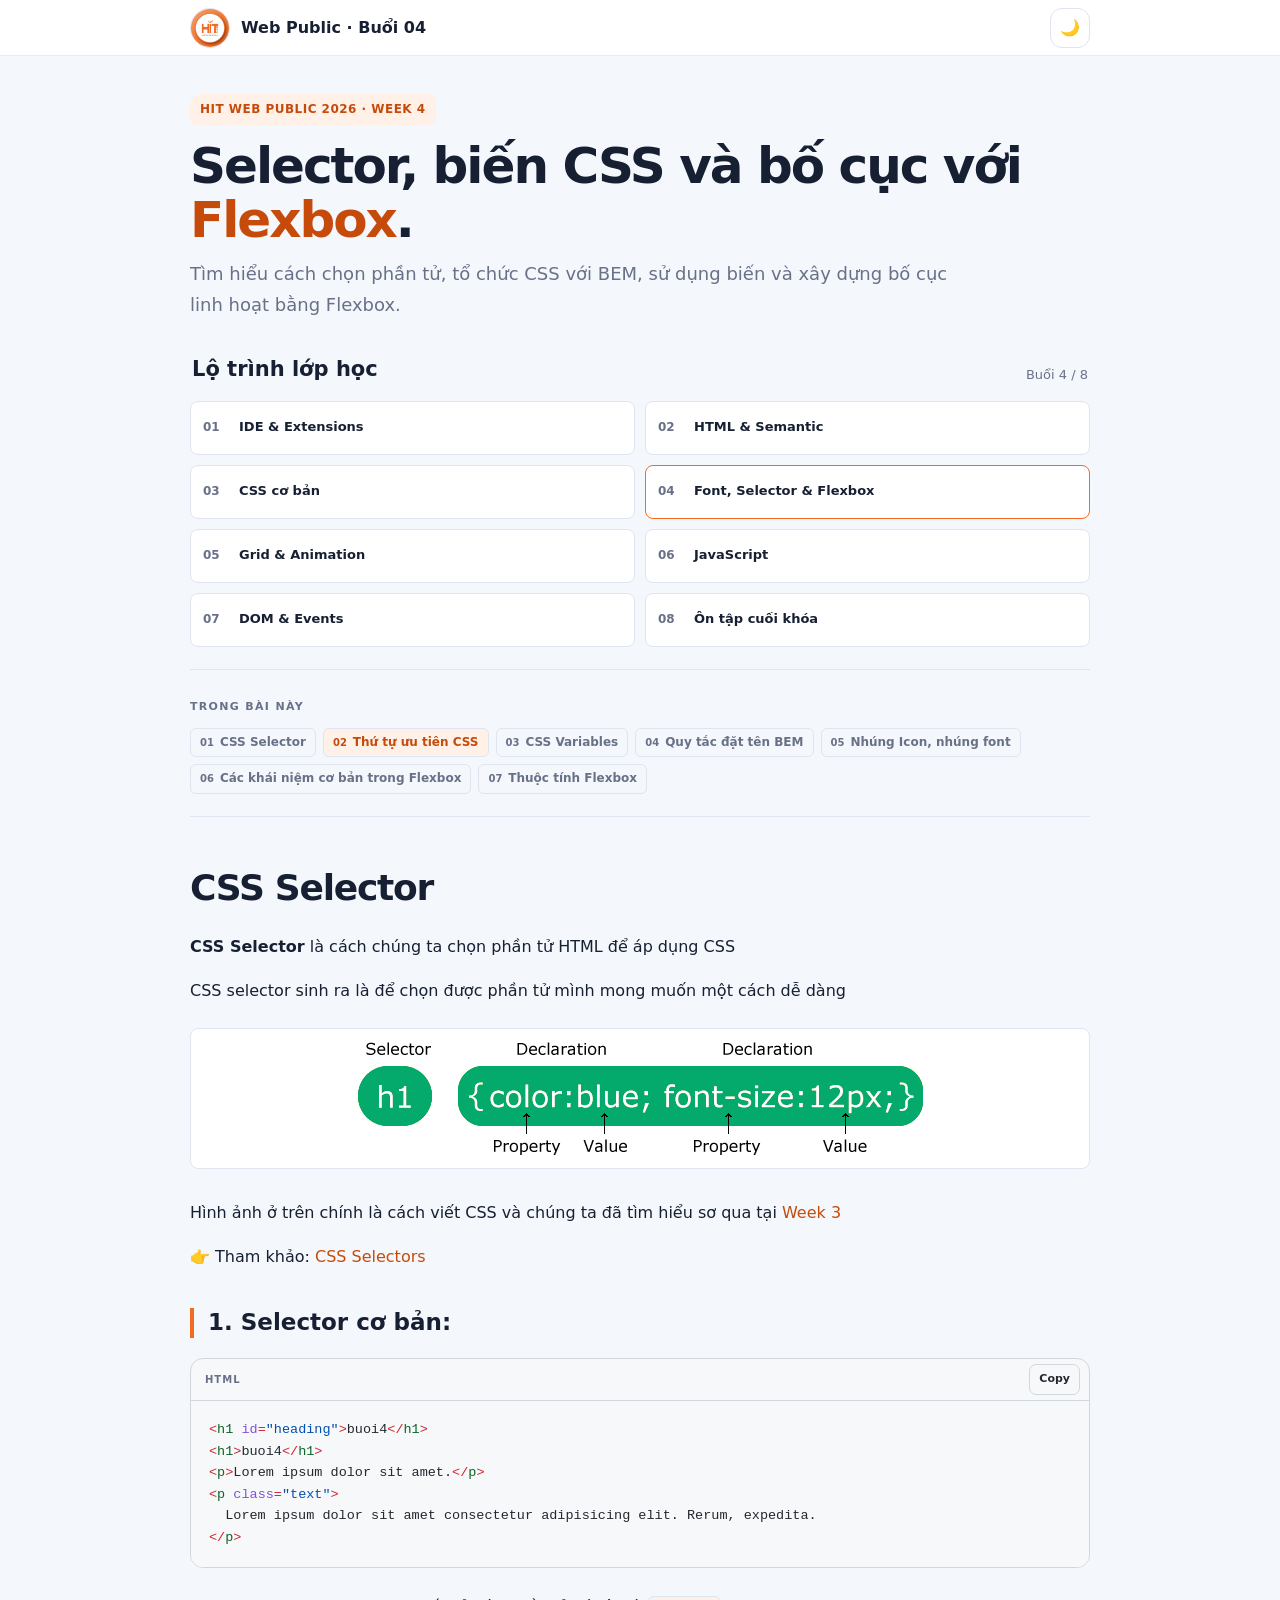
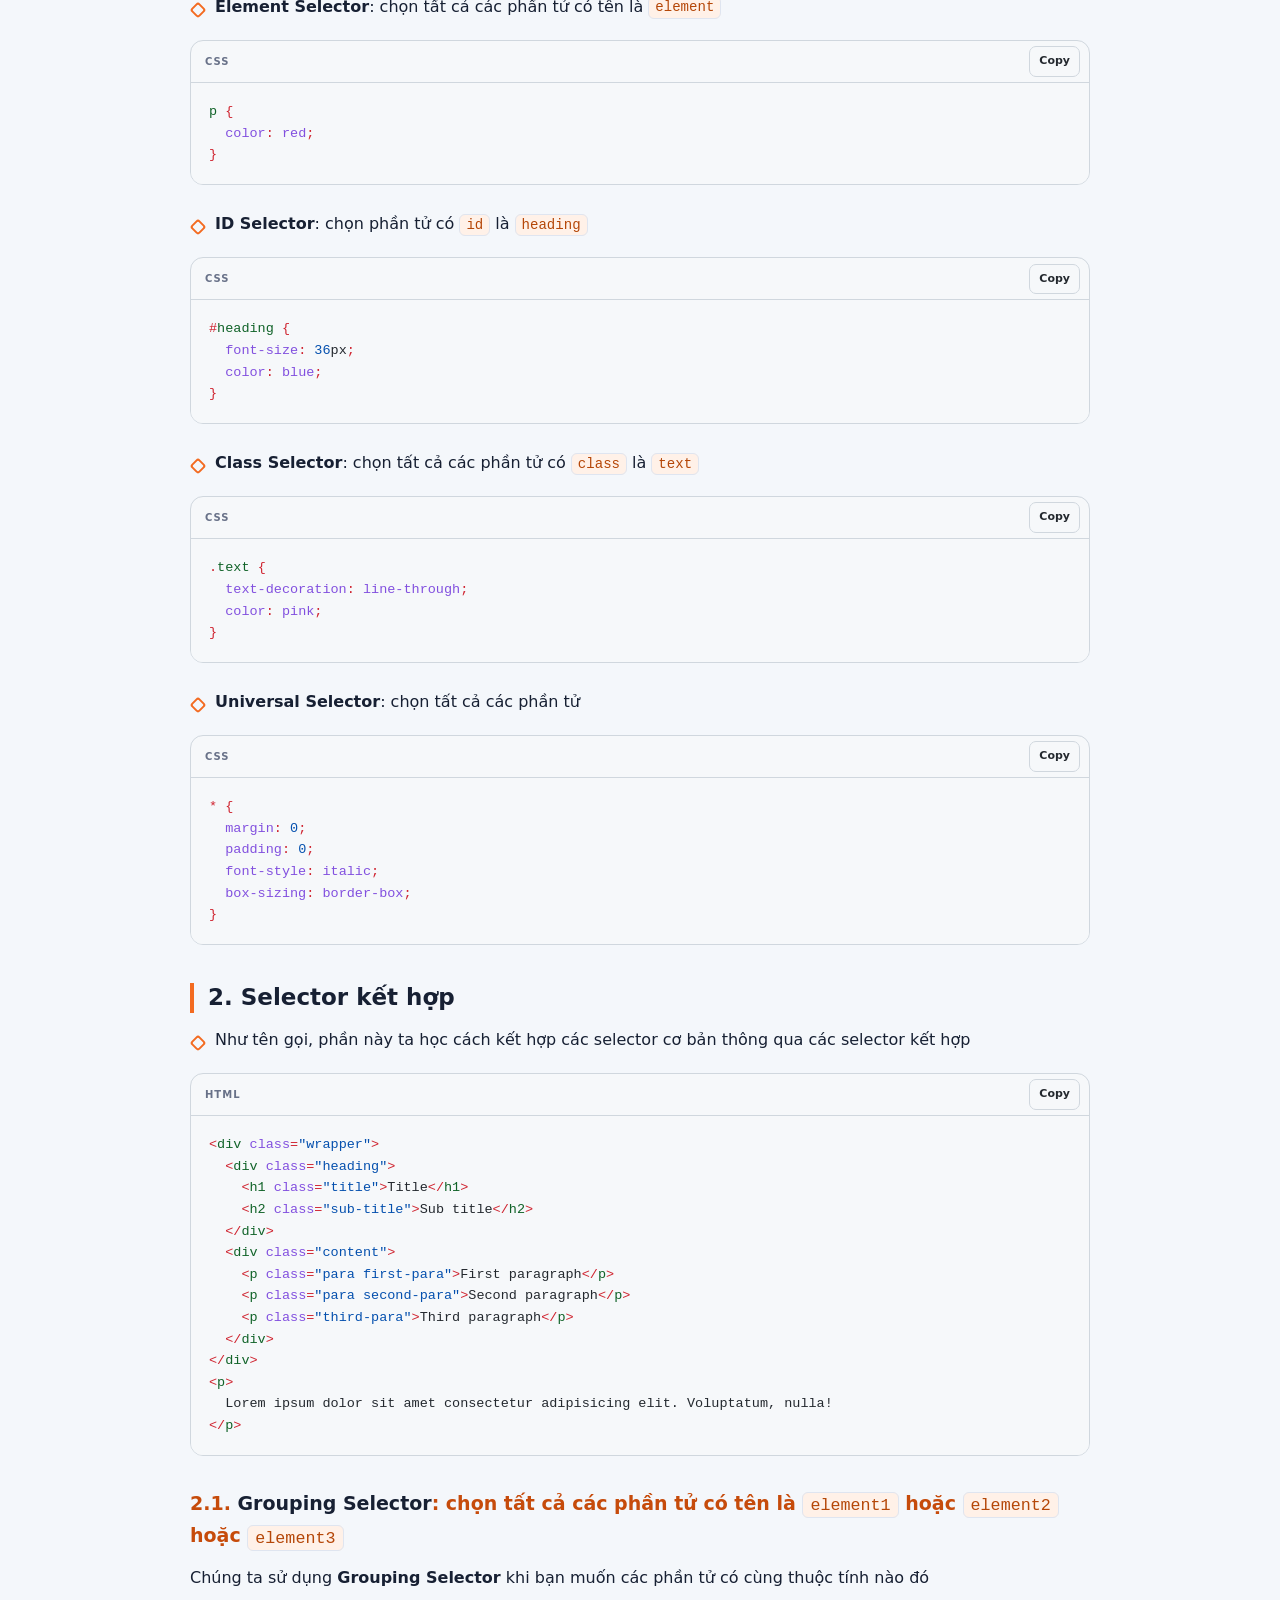
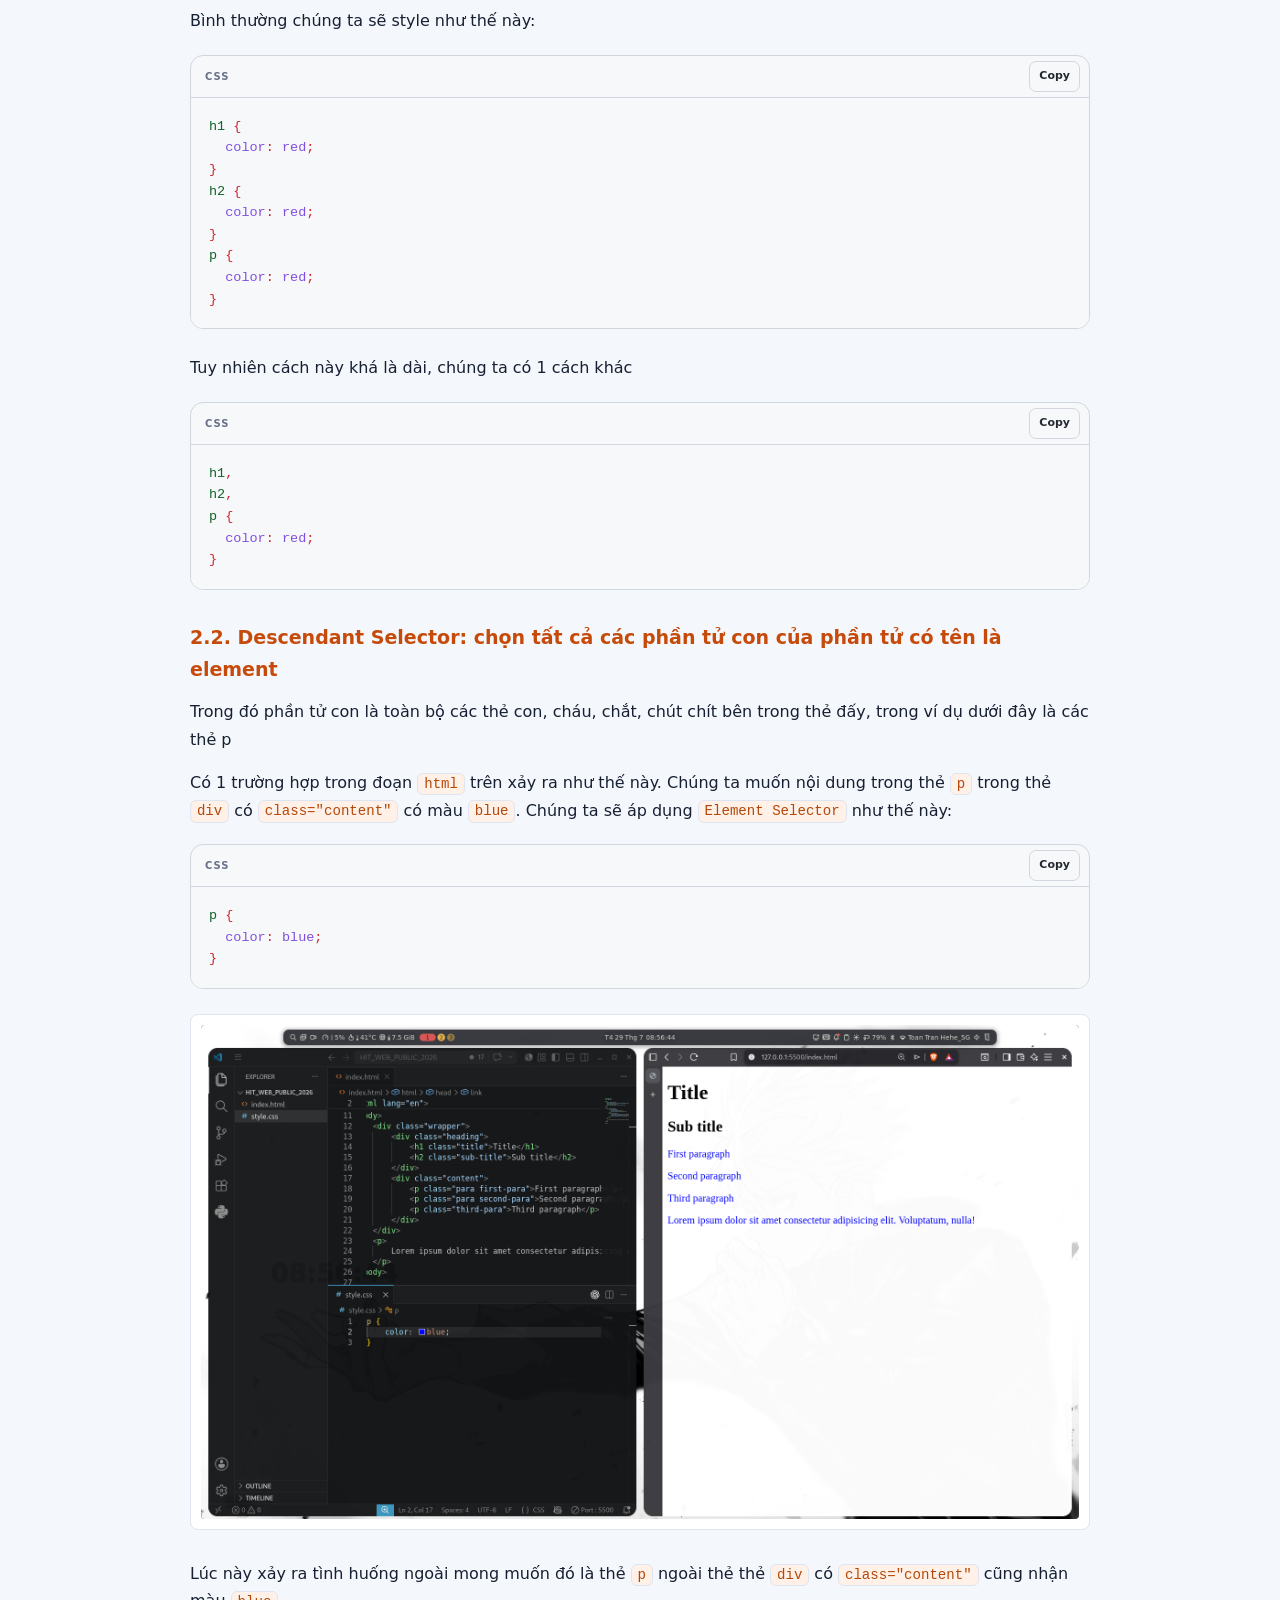
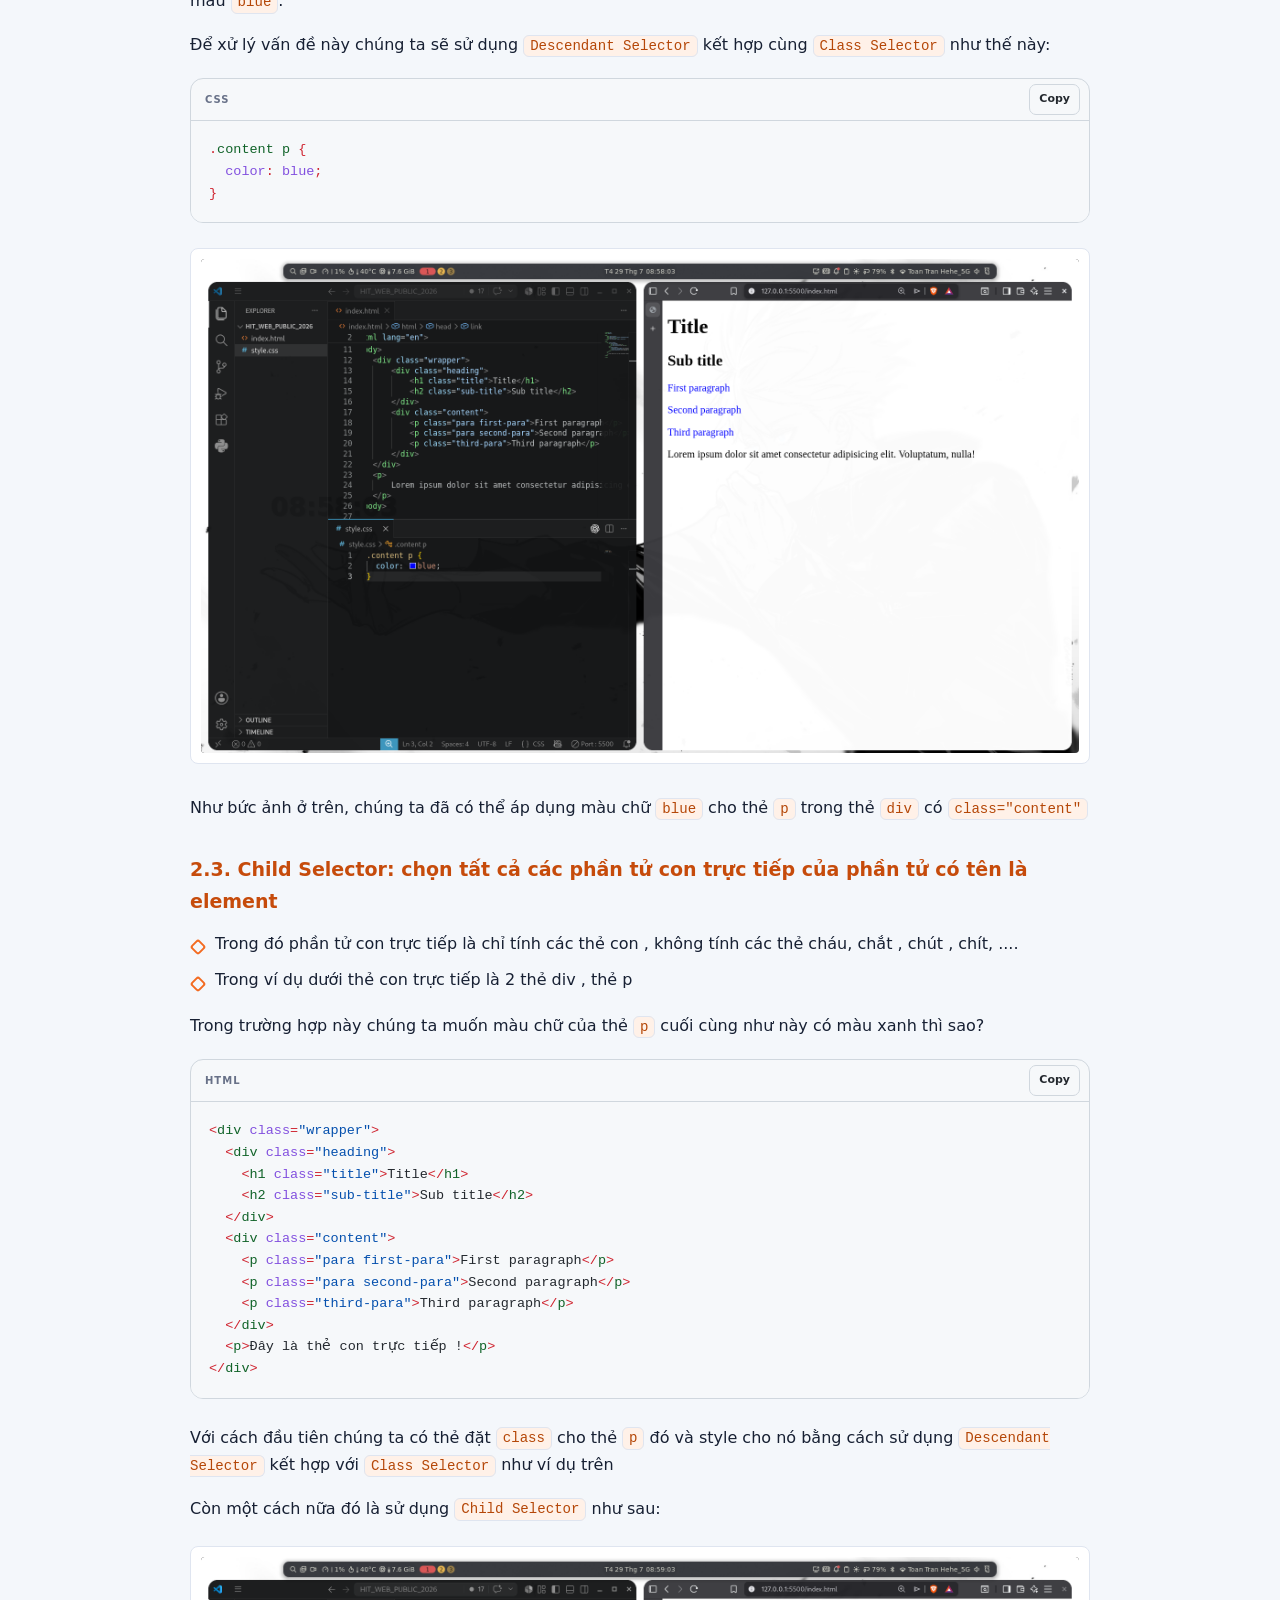
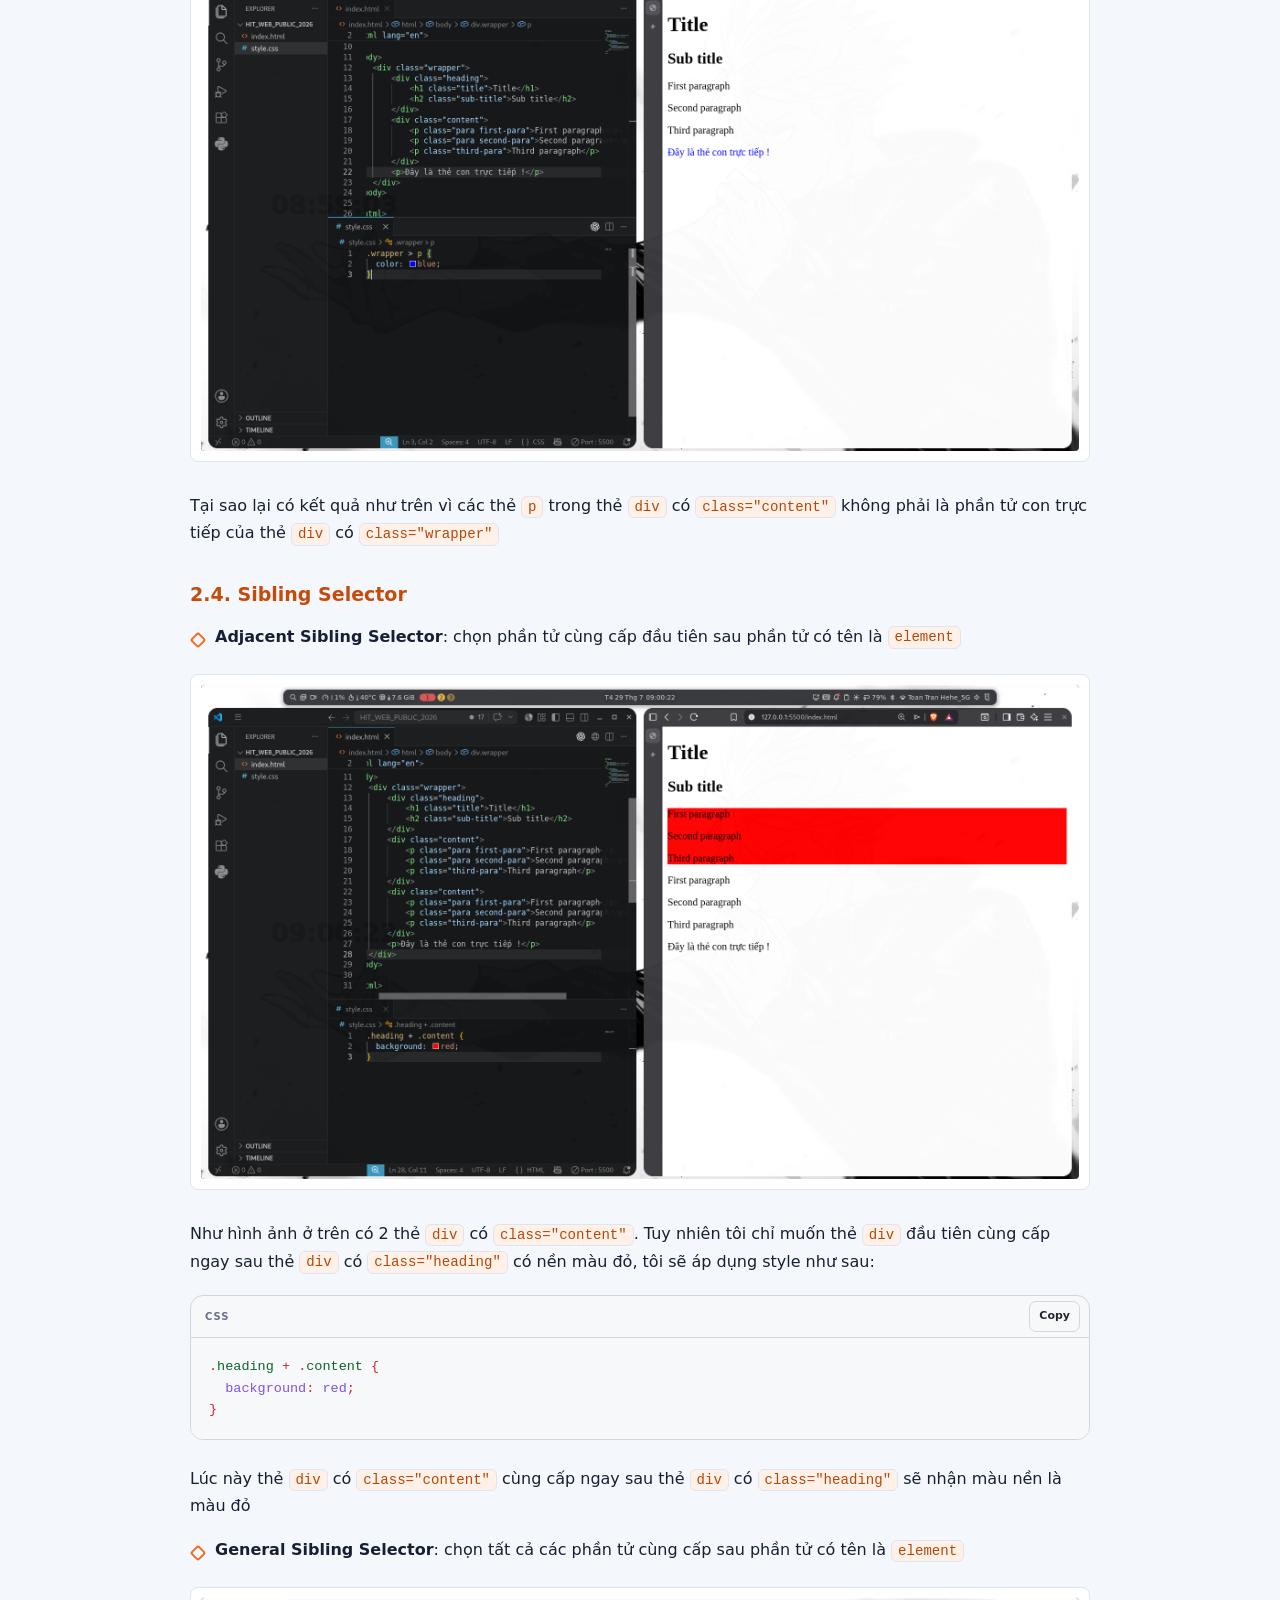
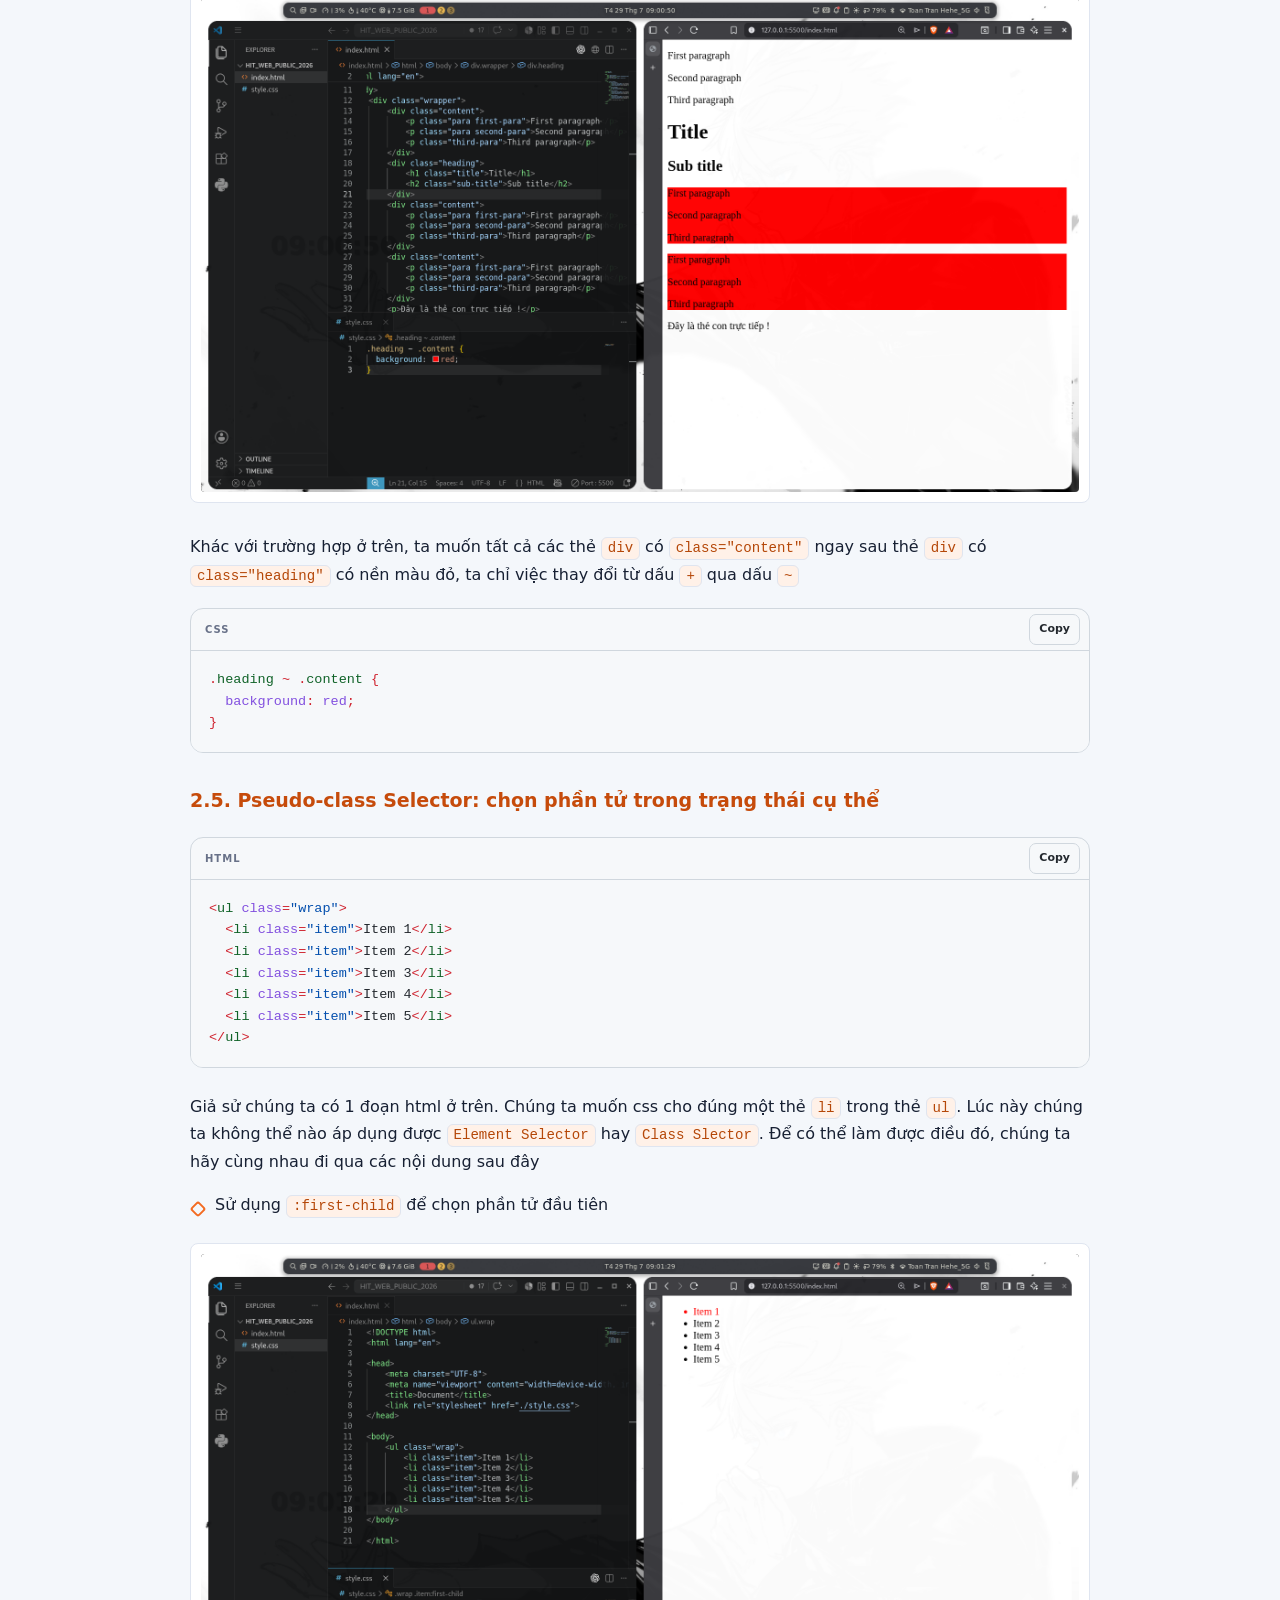
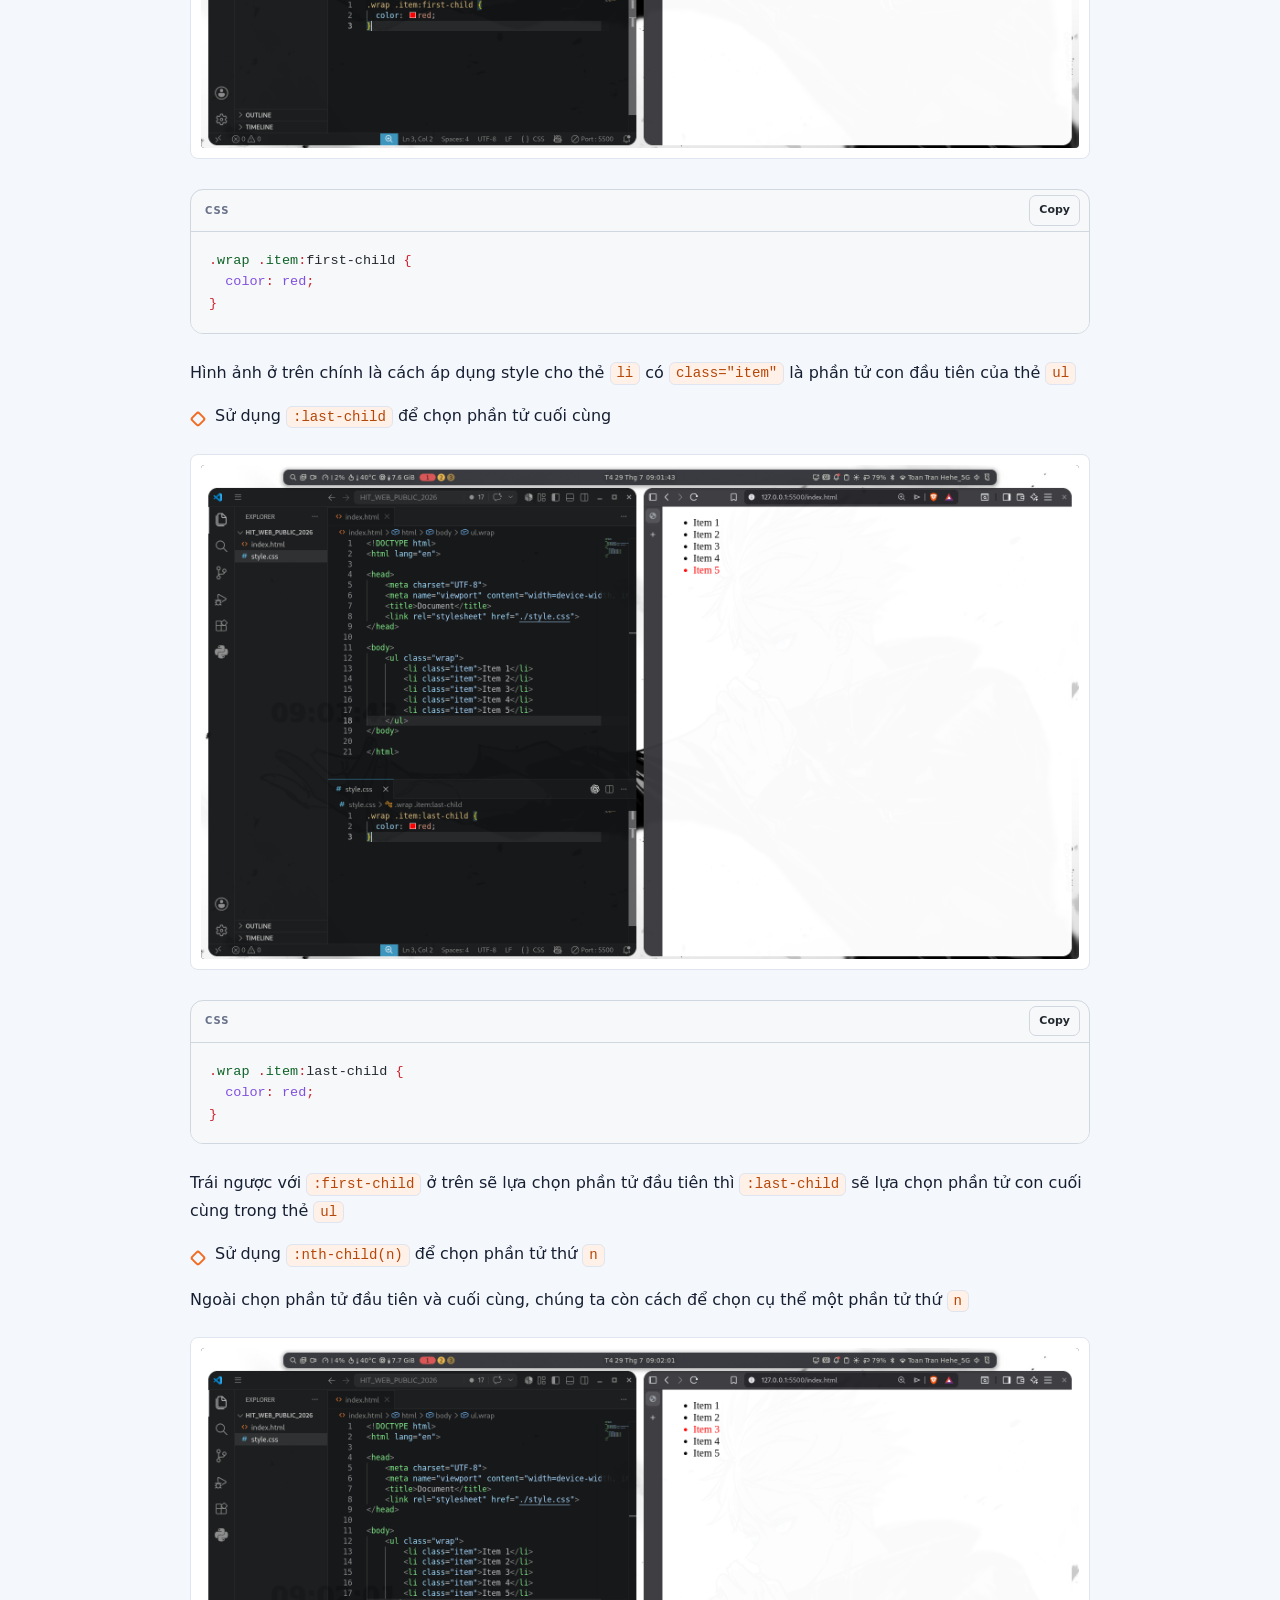
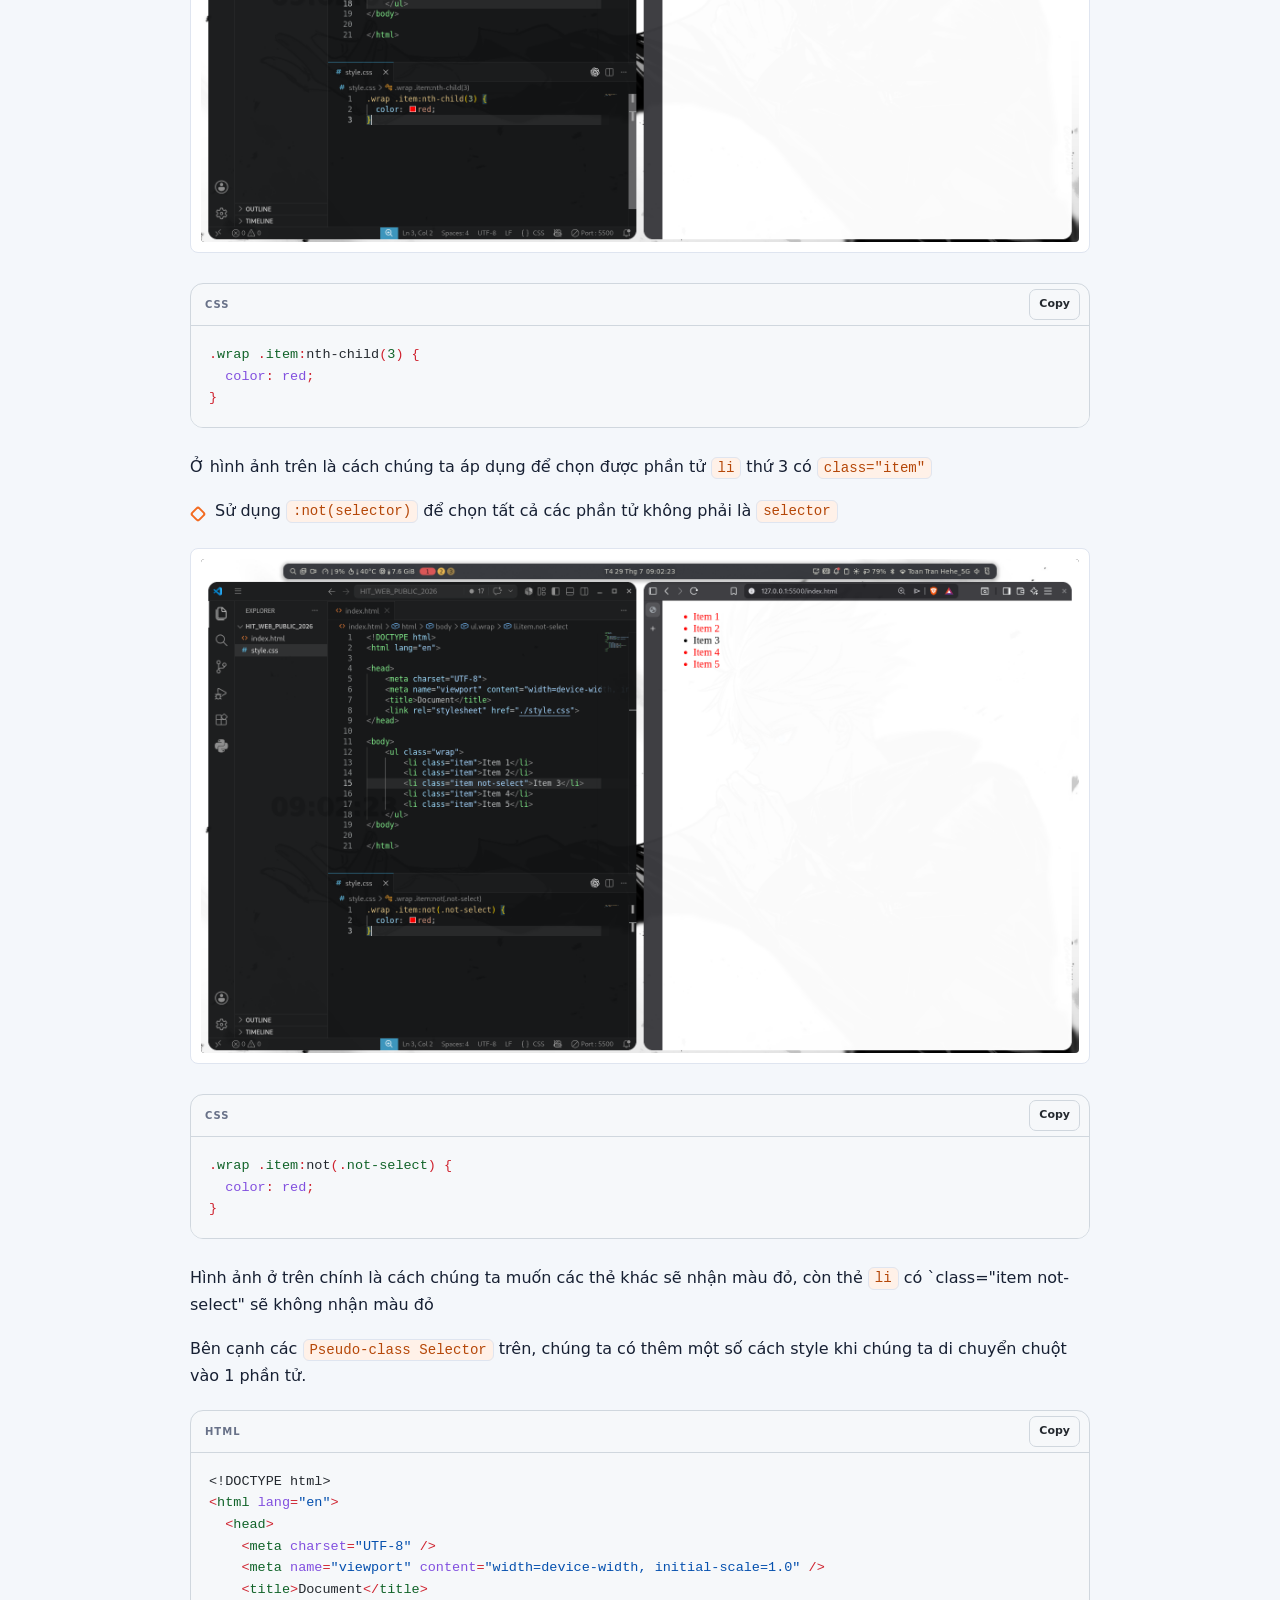
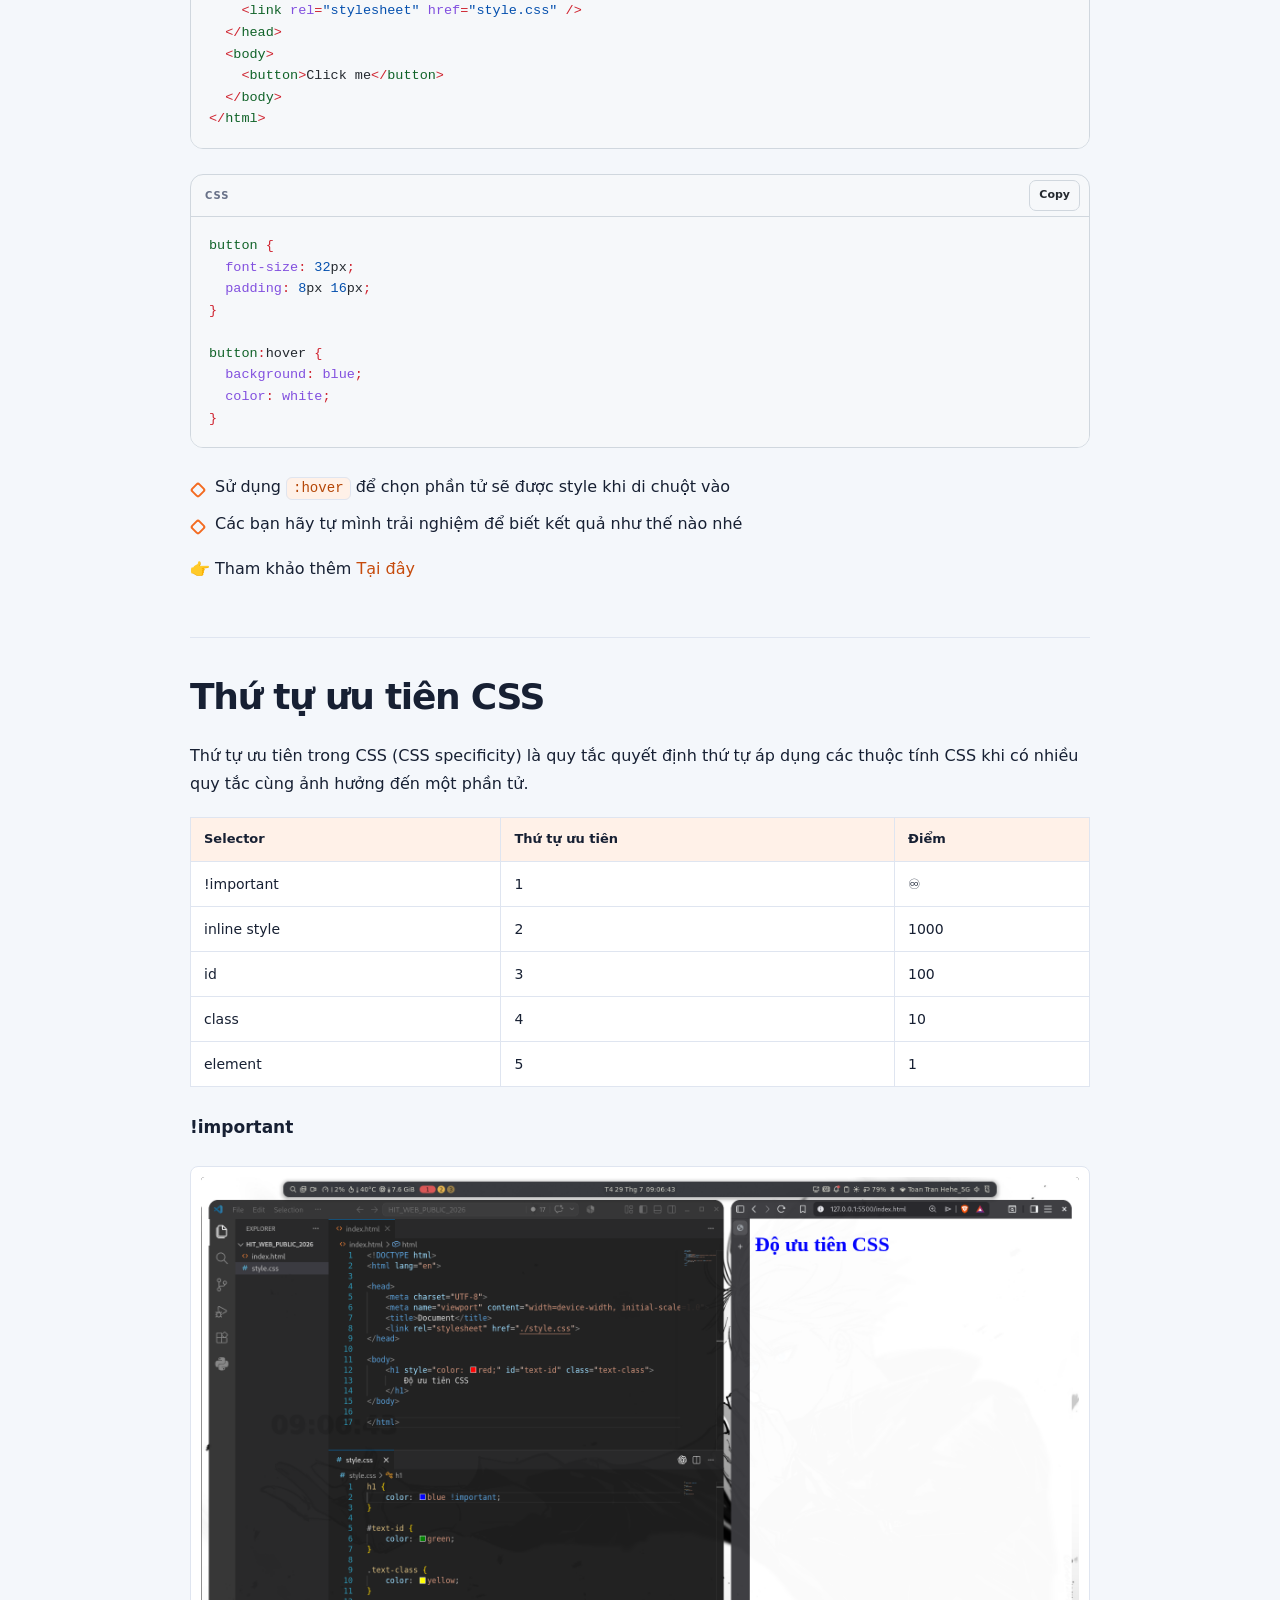
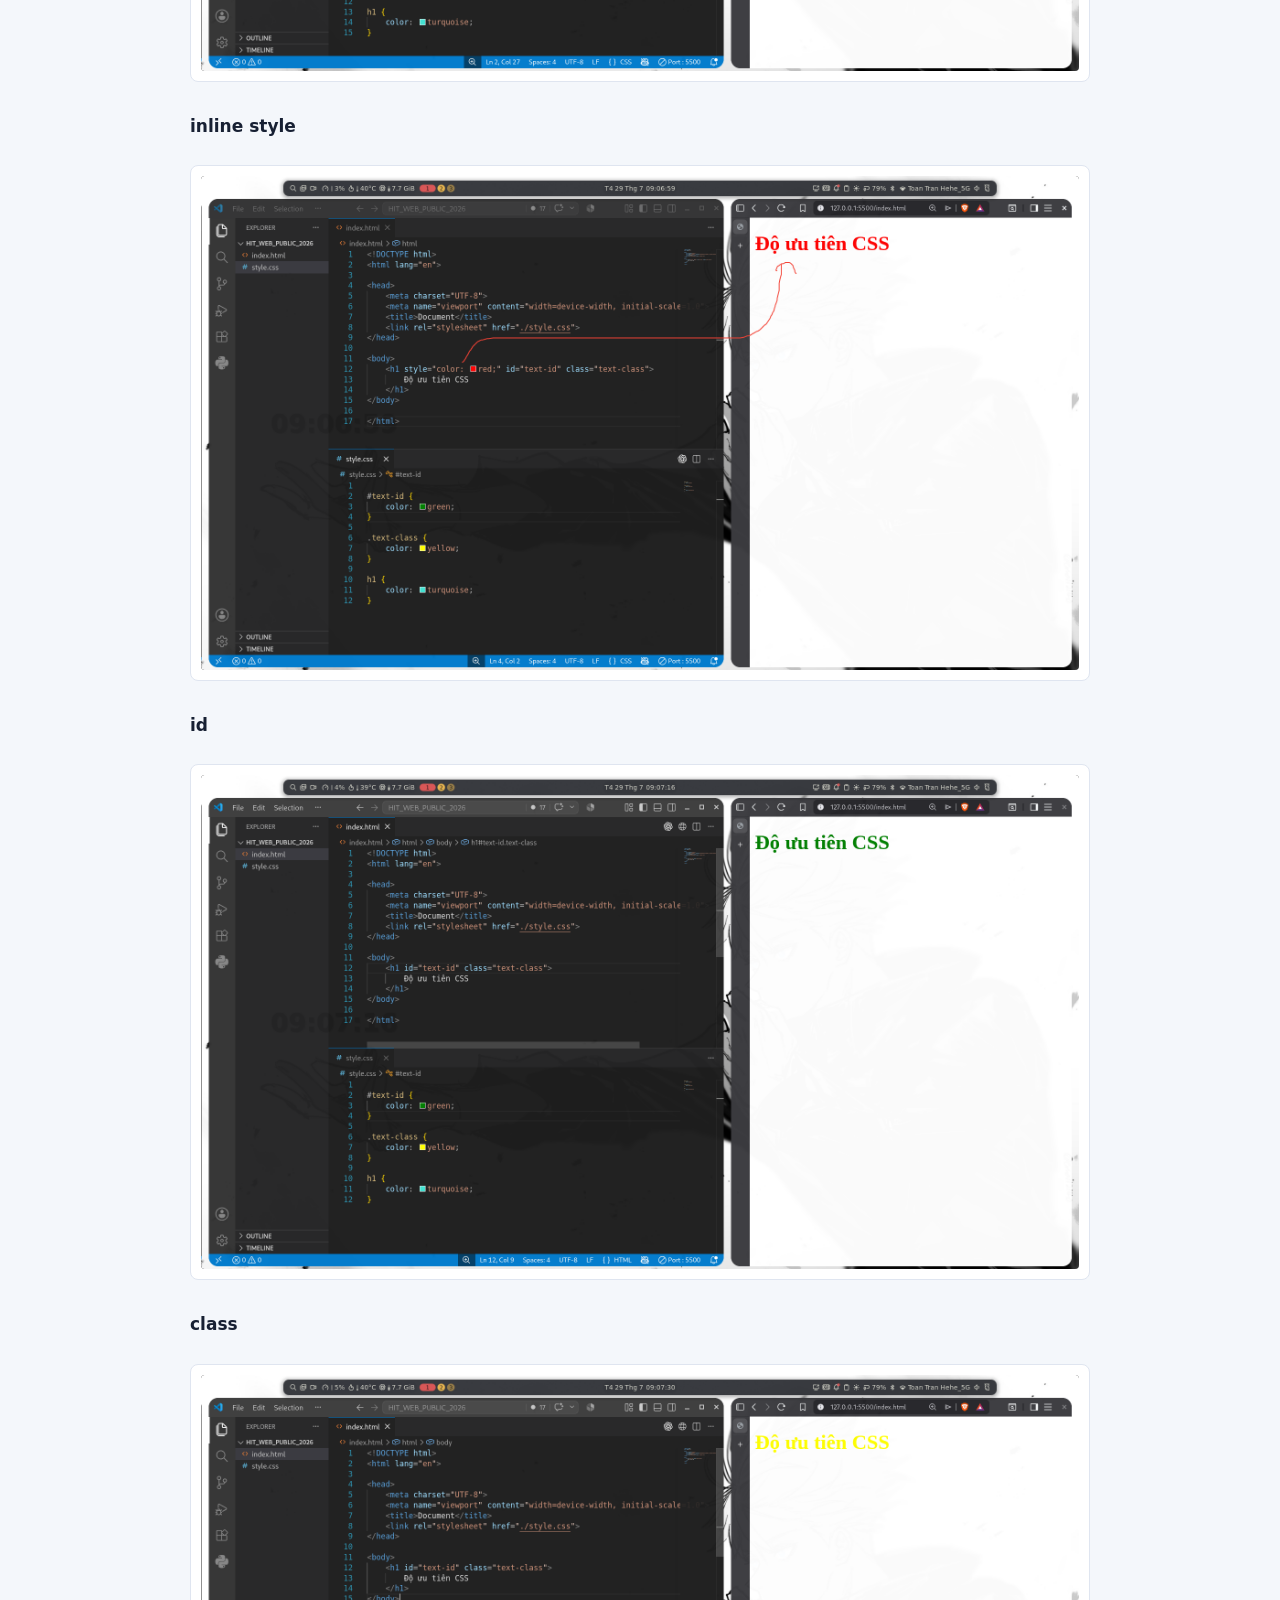
<file: Buoi4/README.html>
<!DOCTYPE html>
<html lang="vi">
<head>
  <meta charset="UTF-8">
  <meta name="viewport" content="width=device-width, initial-scale=1.0">
  <meta name="description" content="Tài liệu Buổi 4 lớp HIT Web Public 2026: CSS Selector, Variables, BEM, Font, Icon và Flexbox.">
  <title>HIT Web Public 2026 — Buổi 4: Selector & Flexbox</title>
  <style>
    :root {
      color-scheme: light;
      --bg: #f4f7fb;
      --surface: rgba(255, 255, 255, .88);
      --surface-solid: #ffffff;
      --surface-soft: #fff1e8;
      --text: #172033;
      --muted: #687188;
      --line: #dfe5f0;
      --primary: #f36b21;
      --primary-strong: #c64b0b;
      --cyan: #f59e62;
      --pink: #b54708;
      --success: #10b981;
      --shadow: none;
      --code-bg: #f6f8fa;
      --code-line: #d0d7de;
      --code-text: #24292f;
      --code-comment: #6e7781;
      --code-blue: #0550ae;
      --code-purple: #8250df;
      --code-red: #cf222e;
      --code-green: #116329;
    }

    body.dark {
      color-scheme: dark;
      --bg: #090d17;
      --surface: rgba(20, 27, 43, .88);
      --surface-solid: #141b2b;
      --surface-soft: #382317;
      --text: #edf2ff;
      --muted: #a4aec4;
      --line: #2b3550;
      --primary: #ff843f;
      --primary-strong: #ffab7a;
      --cyan: #fdba8c;
      --pink: #ffb27d;
      --success: #34d399;
      --shadow: none;
      --code-bg: #0d1117;
      --code-line: #30363d;
      --code-text: #e6edf3;
      --code-comment: #8b949e;
      --code-blue: #79c0ff;
      --code-purple: #d2a8ff;
      --code-red: #ff7b72;
      --code-green: #7ee787;
    }

    * { box-sizing: border-box; }
    html { scroll-behavior: smooth; scroll-padding-top: 76px; }
    body {
      margin: 0;
      background: var(--bg);
      color: var(--text);
      font-family: Inter, ui-sans-serif, system-ui, -apple-system, BlinkMacSystemFont, "Segoe UI", sans-serif;
      font-size: 16px;
      line-height: 1.72;
      transition: background-color .25s ease, color .25s ease;
    }

    a { color: var(--primary-strong); text-decoration: none; }
    a:hover { text-decoration: underline; }
    button { font: inherit; }
    img { max-width: 100%; }

    .progress {
      position: fixed; inset: 0 auto auto 0; z-index: 100;
      width: 0; height: 4px;
      background: var(--primary);
    }

    .topbar {
      position: sticky; top: 0; z-index: 90;
      display: flex; align-items: center; justify-content: space-between;
      height: 64px; padding: 0 clamp(18px, 4vw, 56px);
      background: var(--surface-solid);
      border-bottom: 1px solid color-mix(in srgb, var(--line) 74%, transparent);
    }
    .brand { display: flex; align-items: center; gap: 11px; color: var(--text); font-weight: 800; }
    .brand:hover { text-decoration: none; }
    .brand-logo {
      display: block;
      width: 40px;
      height: 40px;
      border: 1px solid var(--line);
      border-radius: 50%;
      object-fit: cover;
    }
    .top-actions { display: flex; gap: 9px; }
    .icon-button {
      display: grid; place-items: center; width: 40px; height: 40px;
      border: 1px solid var(--line); border-radius: 12px;
      background: var(--surface); color: var(--text); cursor: pointer;
    }
    .icon-button:hover { border-color: var(--primary); transform: translateY(-1px); }
    .menu-button { display: none; }

    .hero {
      position: relative; isolation: isolate; overflow: hidden;
      width: min(1200px, calc(100% - 32px)); margin: 40px auto 24px;
      padding: clamp(36px, 5vw, 56px);
      border: 1px solid var(--line);
      border-radius: 12px;
      background: var(--surface-solid);
      color: var(--text);
    }
    .hero::before, .hero::after { content: ""; position: absolute; z-index: -1; border-radius: 50%; filter: blur(2px); }
    .hero::before, .hero::after { display: none; }
    .eyebrow { display: inline-flex; padding: 5px 10px; border-radius: 6px; background: var(--surface-soft); color: var(--primary-strong); font-size: 12px; font-weight: 700; letter-spacing: .04em; }
    .eyebrow::before { display: none; }
    .hero h1 { max-width: 780px; margin: 20px 0 14px; font-size: clamp(36px, 6vw, 58px); line-height: 1.08; letter-spacing: -.04em; }
    .hero h1 span { color: var(--primary-strong); }
    .hero p { max-width: 680px; margin: 0; color: var(--muted); font-size: clamp(16px, 2vw, 18px); }
    .hero-meta { display: flex; flex-wrap: wrap; gap: 12px; margin-top: 30px; }
    .hero-meta span { padding: 6px 10px; border: 1px solid var(--line); border-radius: 6px; background: var(--bg); color: var(--muted); font-size: 12px; font-weight: 650; }
    .css-orbit { display: none; }

    .roadmap { width: min(1200px, calc(100% - 32px)); margin: 0 auto 30px; }
    .roadmap-head { display: flex; align-items: end; justify-content: space-between; margin: 30px 2px 14px; }
    .roadmap-head h2 { margin: 0; font-size: 21px; }
    .roadmap-head span { color: var(--muted); font-size: 13px; }
    .roadmap-grid { display: grid; grid-template-columns: repeat(4, 1fr); gap: 10px; }
    .roadmap-card { display: flex; align-items: center; gap: 11px; min-height: 64px; padding: 11px; border: 1px solid var(--line); border-radius: 8px; background: var(--surface); color: var(--text); }
    a.roadmap-card:hover { border-color: var(--primary); text-decoration: none; }
    .roadmap-card span { display: grid; place-items: center; flex: 0 0 34px; height: 34px; border-radius: 6px; background: var(--surface-soft); color: var(--primary); font-size: 12px; font-weight: 900; }
    .roadmap-card strong { font-size: 13px; line-height: 1.3; }
    .roadmap-card.is-active { border-color: var(--primary); background: var(--surface-soft); color: var(--text); }
    .roadmap-card.is-active span { background: var(--primary); color: white; }

    .layout { display: grid; grid-template-columns: 250px minmax(0, 850px); gap: 32px; justify-content: center; width: min(1200px, calc(100% - 32px)); margin: 0 auto 80px; align-items: start; }
    .sidebar { position: sticky; top: 84px; padding: 18px; border: 1px solid var(--line); border-radius: 10px; background: var(--surface-solid); }
    .sidebar-title { margin: 0 0 11px; color: var(--muted); font-size: 11px; font-weight: 800; letter-spacing: .12em; text-transform: uppercase; }
    .sidebar nav { display: grid; gap: 4px; }
    .sidebar nav a { display: grid; grid-template-columns: 28px 1fr; gap: 8px; align-items: center; padding: 9px 10px; border-radius: 10px; color: var(--muted); font-size: 13px; font-weight: 650; line-height: 1.3; }
    .sidebar nav a:hover, .sidebar nav a.active { background: var(--surface-soft); color: var(--primary-strong); text-decoration: none; }
    .sidebar nav a span { font-size: 10px; font-weight: 900; }

    .content { min-width: 0; }
    .lesson-section { margin-bottom: 20px; padding: clamp(24px, 4vw, 36px); border: 1px solid var(--line); border-radius: 10px; background: var(--surface-solid); }
    .section-label { display: inline-flex; color: var(--primary-strong); font-size: 11px; font-weight: 850; letter-spacing: .08em; text-transform: uppercase; }
    .lesson-section h2 { margin: 12px 0 25px; font-size: clamp(28px, 4vw, 42px); line-height: 1.15; letter-spacing: -.035em; }
    .lesson-section h3 { margin: 38px 0 13px; padding-left: 14px; border-left: 4px solid var(--primary); font-size: 23px; line-height: 1.3; }
    .lesson-section h4 { margin: 31px 0 12px; color: var(--primary-strong); font-size: 19px; }
    .lesson-section h5 { margin: 26px 0 10px; font-size: 17px; }
    .lesson-section p { margin: 0 0 16px; }
    .lesson-section strong { color: var(--text); }
    .lesson-section code:not(pre code) { padding: .16em .42em; border: 1px solid var(--line); border-radius: 6px; background: var(--surface-soft); color: var(--pink); font: .88em/1.4 ui-monospace, SFMono-Regular, Menlo, Consolas, monospace; }
    .soft-rule { height: 1px; margin: 30px 0; border: 0; background: var(--line); }

    .lesson-list { display: grid; gap: 9px; margin: 0 0 18px; padding: 0; list-style: none; }
    .lesson-list li { position: relative; padding-left: 25px; }
    .lesson-list li::before { content: ""; position: absolute; left: 2px; top: .7em; width: 8px; height: 8px; border: 2px solid var(--primary); border-radius: 3px; transform: rotate(45deg); }
    .lesson-list li.depth-1 { margin-left: 22px; color: var(--muted); }
    .lesson-list li.depth-2, .lesson-list li.depth-3 { margin-left: 44px; color: var(--muted); }

    .lesson-figure { margin: 24px 0 30px; padding: 10px; border: 1px solid var(--line); border-radius: 8px; background: var(--surface-solid); text-align: center; }
    .lesson-figure img { display: block; width: auto; max-height: 580px; margin: auto; border-radius: 4px; }

    .code-shell { overflow: hidden; margin: 20px 0 25px; border: 1px solid var(--code-line); border-radius: 13px; background: var(--code-bg); }
    .code-toolbar { display: flex; align-items: center; justify-content: space-between; height: 42px; padding: 0 9px 0 14px; border-bottom: 1px solid var(--code-line); color: var(--muted); font-size: 10px; font-weight: 800; letter-spacing: .1em; }
    .copy-button { padding: 5px 9px; border: 1px solid var(--code-line); border-radius: 7px; background: transparent; color: var(--code-text); cursor: pointer; font-size: 11px; letter-spacing: 0; }
    .copy-button:hover { background: color-mix(in srgb, var(--code-text) 7%, transparent); }
    .code-shell pre { margin: 0; padding: 18px; overflow: auto; background: var(--code-bg); color: var(--code-text); font: 13.5px/1.6 ui-monospace, SFMono-Regular, Menlo, Consolas, monospace; tab-size: 2; }
    .code-shell code { font: inherit; }
    .tok-c, .tok-c1, .tok-cm { color: var(--code-comment); font-style: normal; }
    .tok-nt, .tok-nn, .tok-nc { color: var(--code-green); }
    .tok-na, .tok-k, .tok-kc, .tok-kd, .tok-kn { color: var(--code-purple); }
    .tok-s, .tok-s1, .tok-s2, .tok-sa { color: var(--code-blue); }
    .tok-m, .tok-mi, .tok-mf, .tok-mh { color: var(--code-blue); }
    .tok-o, .tok-p { color: var(--code-red); }
    .tok-nb, .tok-nf { color: var(--code-purple); }

    .reveal, .reveal.visible { opacity: 1; transform: none; }

    .footer { padding: 20px 20px 55px; color: var(--muted); text-align: center; font-size: 13px; }

    /* Bố cục tài liệu đơn giản */
    .progress { display: none; }

    .topbar {
      position: static;
      height: 56px;
      padding: 0 max(20px, calc((100% - 900px) / 2));
    }

    .hero {
      width: min(900px, calc(100% - 32px));
      margin: 38px auto 20px;
      padding: 0;
      border: 0;
      background: transparent;
    }

    .hero h1 {
      max-width: none;
      margin: 14px 0 12px;
      font-size: clamp(34px, 6vw, 50px);
    }

    .hero p { max-width: 760px; }
    .hero-meta { display: none; }

    .roadmap {
      width: min(900px, calc(100% - 32px));
      margin-bottom: 28px;
      padding-bottom: 22px;
      border-bottom: 1px solid var(--line);
    }

    .roadmap-grid {
      grid-template-columns: repeat(2, 1fr);
      gap: 10px;
    }

    .roadmap-card,
    .roadmap-card.is-active {
      min-height: 54px;
      padding: 9px 12px;
      border: 1px solid var(--line);
      border-radius: 8px;
      background: var(--surface-solid);
      color: var(--text);
    }

    .roadmap-card.is-active {
      border-color: var(--primary);
    }

    .roadmap-card span,
    .roadmap-card.is-active span {
      display: inline;
      flex: 0 0 25px;
      height: auto;
      border-radius: 0;
      background: transparent;
      color: var(--muted);
    }

    .layout {
      display: block;
      width: min(900px, calc(100% - 32px));
      margin-bottom: 60px;
    }

    .sidebar {
      position: static;
      margin-bottom: 12px;
      padding: 0 0 22px;
      border: 0;
      border-bottom: 1px solid var(--line);
      border-radius: 0;
      background: transparent;
    }

    .sidebar nav {
      display: flex;
      flex-wrap: wrap;
      gap: 7px;
    }

    .sidebar nav a {
      display: inline-flex;
      gap: 6px;
      padding: 6px 9px;
      border: 1px solid var(--line);
      border-radius: 6px;
      font-size: 12px;
    }

    .lesson-section {
      margin: 0;
      padding: 38px 0;
      border: 0;
      border-bottom: 1px solid var(--line);
      border-radius: 0;
      background: transparent;
    }

    .section-label { display: none; }
    .lesson-section h2 { margin-top: 0; font-size: clamp(27px, 4vw, 36px); }

    @media (max-width: 1000px) {
      .css-orbit { display: none; }
      .layout { display: block; }
      .sidebar { position: static; display: block; max-height: none; overflow: visible; }
      .menu-button { display: none; }
    }

    @media (max-width: 620px) {
      .hero { margin-top: 24px; padding: 0; border-radius: 0; }
      .hero h1 { font-size: 43px; }
      .roadmap-grid { grid-template-columns: 1fr; }
      .roadmap-card:nth-child(n+5) { display: flex; }
      .lesson-section { padding: 30px 0; border-radius: 0; }
      .lesson-section h2 { font-size: 29px; }
      .lesson-list li.depth-1 { margin-left: 10px; }
      .lesson-list li.depth-2, .lesson-list li.depth-3 { margin-left: 20px; }
      .topbar { padding-inline: 14px; }
      .brand-text { display: none; }
    }

    @media (prefers-reduced-motion: reduce) {
      html { scroll-behavior: auto; }
      *, *::before, *::after { animation: none !important; transition: none !important; }
      .reveal { opacity: 1; transform: none; }
    }

    .table-wrap { overflow-x: auto; margin: 20px 0 26px; }
    .table-wrap table { width: 100%; border-collapse: collapse; background: var(--surface-solid); }
    .table-wrap th, .table-wrap td { padding: 10px 13px; border: 1px solid var(--line); text-align: left; }
    .table-wrap th { background: var(--surface-soft); color: var(--text); font-size: 13px; }
    .table-wrap td { font-size: 14px; }
    .lesson-list.ordered { padding-left: 28px; list-style: decimal; }
    .lesson-list.ordered li { padding-left: 5px; }
    .lesson-list.ordered li::before { display: none; }
  </style>
</head>
<body id="top">
  <div class="progress" aria-hidden="true"></div>
  <header class="topbar">
    <a class="brand" href="#top"><img class="brand-logo" src="../Buoi3/image/logoCLB.jpg" alt="Logo HIT Club"><span class="brand-text">Web Public · Buổi 04</span></a>
    <div class="top-actions">
      <button class="icon-button menu-button" type="button" aria-label="Mở mục lục" title="Mục lục">☰</button>
      <button class="icon-button theme-button" type="button" aria-label="Đổi giao diện" title="Đổi giao diện">🌙</button>
    </div>
  </header>

  <section class="hero">
    <div class="eyebrow">HIT WEB PUBLIC 2026 · WEEK 4</div>
    <h1>Selector, biến CSS và bố cục với <span>Flexbox</span>.</h1>
    <p>Tìm hiểu cách chọn phần tử, tổ chức CSS với BEM, sử dụng biến và xây dựng bố cục linh hoạt bằng Flexbox.</p>
    <div class="hero-meta"><span>07 phần học</span><span>CSS Layout</span><span>Light & Dark UI</span></div>
    <div class="css-orbit" aria-hidden="true">{ }</div>
  </section>

  <section class="roadmap" aria-labelledby="roadmap-title">
    <div class="roadmap-head"><h2 id="roadmap-title">Lộ trình lớp học</h2><span>Buổi 4 / 8</span></div>
    <div class="roadmap-grid">
<a class="roadmap-card" href="../Buoi1/README.html"><span>01</span><strong>IDE & Extensions</strong></a>
<a class="roadmap-card" href="../Buoi2/README.html"><span>02</span><strong>HTML & Semantic</strong></a>
<a class="roadmap-card" href="../Buoi3/README.html"><span>03</span><strong>CSS cơ bản</strong></a>
<a class="roadmap-card is-active" href="#css-selector-1"><span>04</span><strong>Font, Selector & Flexbox</strong></a>
<a class="roadmap-card" href="../Buoi5/README.html"><span>05</span><strong>Grid & Animation</strong></a>
<div class="roadmap-card"><span>06</span><strong>JavaScript</strong></div>
<div class="roadmap-card"><span>07</span><strong>DOM & Events</strong></div>
<div class="roadmap-card"><span>08</span><strong>Ôn tập cuối khóa</strong></div>
    </div>
  </section>

  <div class="layout">
    <aside class="sidebar">
      <p class="sidebar-title">Trong bài này</p>
      <nav><a href="#css-selector-1"><span>01</span>CSS Selector</a>
<a href="#ii-thứ-tự-ưu-tiên-css-1"><span>02</span>Thứ tự ưu tiên CSS</a>
<a href="#iii-css-variables-1"><span>03</span>CSS Variables</a>
<a href="#iv-quy-tắc-đặt-tên-bem-1"><span>04</span>Quy tắc đặt tên BEM</a>
<a href="#v-nhúng-icon-nhúng-font-1"><span>05</span>Nhúng Icon, nhúng font</a>
<a href="#vi-các-khái-niệm-cơ-bản-trong-flexbox"><span>06</span>Các khái niệm cơ bản trong Flexbox</a>
<a href="#vii-thuộc-tính-flexbox"><span>07</span>Thuộc tính Flexbox</a></nav>
    </aside>
    <main class="content"><section class="lesson-section reveal" id="css-selector-1">
  <div class="section-label">Phần 01</div>
  <h2>CSS Selector</h2>
  <p><strong>CSS Selector</strong> là cách chúng ta chọn phần tử HTML để áp dụng CSS</p>
<p>CSS selector sinh ra là để chọn được phần tử mình mong muốn một cách dễ dàng</p>
<figure class="lesson-figure"><img src="./images/css-selector.png" alt="desc" loading="lazy"></figure>
<p>Hình ảnh ở trên chính là cách viết CSS và chúng ta đã tìm hiểu sơ qua tại <a href="../Buoi3/README.html">Week 3</a></p>
<p>👉 Tham khảo: <a href="https://www.w3schools.com/cssref/css_selectors.php">CSS Selectors</a></p>
<h3>1. Selector cơ bản:</h3>
<div class="code-shell">
  <div class="code-toolbar"><span>HTML</span><button class="copy-button" type="button" data-copy="code-1" aria-label="Sao chép đoạn code">Copy</button></div>
  <pre><code id="code-1" class="language-html"><span class="tok-p">&lt;</span><span class="tok-nt">h1</span> <span class="tok-na">id</span><span class="tok-o">=</span><span class="tok-s">&quot;heading&quot;</span><span class="tok-p">&gt;</span>buoi4<span class="tok-p">&lt;/</span><span class="tok-nt">h1</span><span class="tok-p">&gt;</span>
<span class="tok-p">&lt;</span><span class="tok-nt">h1</span><span class="tok-p">&gt;</span>buoi4<span class="tok-p">&lt;/</span><span class="tok-nt">h1</span><span class="tok-p">&gt;</span>
<span class="tok-p">&lt;</span><span class="tok-nt">p</span><span class="tok-p">&gt;</span>Lorem ipsum dolor sit amet.<span class="tok-p">&lt;/</span><span class="tok-nt">p</span><span class="tok-p">&gt;</span>
<span class="tok-p">&lt;</span><span class="tok-nt">p</span> <span class="tok-na">class</span><span class="tok-o">=</span><span class="tok-s">&quot;text&quot;</span><span class="tok-p">&gt;</span>
  Lorem ipsum dolor sit amet consectetur adipisicing elit. Rerum, expedita.
<span class="tok-p">&lt;/</span><span class="tok-nt">p</span><span class="tok-p">&gt;</span>
</code></pre>
</div>
<ul class="lesson-list">
<li class="depth-0"><strong>Element Selector</strong>: chọn tất cả các phần tử có tên là <code>element</code></li>
</ul>
<div class="code-shell">
  <div class="code-toolbar"><span>CSS</span><button class="copy-button" type="button" data-copy="code-2" aria-label="Sao chép đoạn code">Copy</button></div>
  <pre><code id="code-2" class="language-css"><span class="tok-nt">p</span><span class="tok-w"> </span><span class="tok-p">{</span>
<span class="tok-w">  </span><span class="tok-k">color</span><span class="tok-p">:</span><span class="tok-w"> </span><span class="tok-kc">red</span><span class="tok-p">;</span>
<span class="tok-p">}</span>
</code></pre>
</div>
<ul class="lesson-list">
<li class="depth-0"><strong>ID Selector</strong>: chọn phần tử có <code>id</code> là <code>heading</code></li>
</ul>
<div class="code-shell">
  <div class="code-toolbar"><span>CSS</span><button class="copy-button" type="button" data-copy="code-3" aria-label="Sao chép đoạn code">Copy</button></div>
  <pre><code id="code-3" class="language-css"><span class="tok-p">#</span><span class="tok-nn">heading</span><span class="tok-w"> </span><span class="tok-p">{</span>
<span class="tok-w">  </span><span class="tok-k">font-size</span><span class="tok-p">:</span><span class="tok-w"> </span><span class="tok-mi">36</span><span class="tok-kt">px</span><span class="tok-p">;</span>
<span class="tok-w">  </span><span class="tok-k">color</span><span class="tok-p">:</span><span class="tok-w"> </span><span class="tok-kc">blue</span><span class="tok-p">;</span>
<span class="tok-p">}</span>
</code></pre>
</div>
<ul class="lesson-list">
<li class="depth-0"><strong>Class Selector</strong>: chọn tất cả các phần tử có <code>class</code> là <code>text</code></li>
</ul>
<div class="code-shell">
  <div class="code-toolbar"><span>CSS</span><button class="copy-button" type="button" data-copy="code-4" aria-label="Sao chép đoạn code">Copy</button></div>
  <pre><code id="code-4" class="language-css"><span class="tok-p">.</span><span class="tok-nc">text</span><span class="tok-w"> </span><span class="tok-p">{</span>
<span class="tok-w">  </span><span class="tok-k">text-decoration</span><span class="tok-p">:</span><span class="tok-w"> </span><span class="tok-kc">line-through</span><span class="tok-p">;</span>
<span class="tok-w">  </span><span class="tok-k">color</span><span class="tok-p">:</span><span class="tok-w"> </span><span class="tok-kc">pink</span><span class="tok-p">;</span>
<span class="tok-p">}</span>
</code></pre>
</div>
<ul class="lesson-list">
<li class="depth-0"><strong>Universal Selector</strong>: chọn tất cả các phần tử</li>
</ul>
<div class="code-shell">
  <div class="code-toolbar"><span>CSS</span><button class="copy-button" type="button" data-copy="code-5" aria-label="Sao chép đoạn code">Copy</button></div>
  <pre><code id="code-5" class="language-css"><span class="tok-o">*</span><span class="tok-w"> </span><span class="tok-p">{</span>
<span class="tok-w">  </span><span class="tok-k">margin</span><span class="tok-p">:</span><span class="tok-w"> </span><span class="tok-mi">0</span><span class="tok-p">;</span>
<span class="tok-w">  </span><span class="tok-k">padding</span><span class="tok-p">:</span><span class="tok-w"> </span><span class="tok-mi">0</span><span class="tok-p">;</span>
<span class="tok-w">  </span><span class="tok-k">font-style</span><span class="tok-p">:</span><span class="tok-w"> </span><span class="tok-kc">italic</span><span class="tok-p">;</span>
<span class="tok-w">  </span><span class="tok-k">box-sizing</span><span class="tok-p">:</span><span class="tok-w"> </span><span class="tok-kc">border-box</span><span class="tok-p">;</span>
<span class="tok-p">}</span>
</code></pre>
</div>
<h3>2. Selector kết hợp</h3>
<ul class="lesson-list">
<li class="depth-0">Như tên gọi, phần này ta học cách kết hợp các selector cơ bản thông qua các selector kết hợp</li>
</ul>
<div class="code-shell">
  <div class="code-toolbar"><span>HTML</span><button class="copy-button" type="button" data-copy="code-6" aria-label="Sao chép đoạn code">Copy</button></div>
  <pre><code id="code-6" class="language-html"><span class="tok-p">&lt;</span><span class="tok-nt">div</span> <span class="tok-na">class</span><span class="tok-o">=</span><span class="tok-s">&quot;wrapper&quot;</span><span class="tok-p">&gt;</span>
  <span class="tok-p">&lt;</span><span class="tok-nt">div</span> <span class="tok-na">class</span><span class="tok-o">=</span><span class="tok-s">&quot;heading&quot;</span><span class="tok-p">&gt;</span>
    <span class="tok-p">&lt;</span><span class="tok-nt">h1</span> <span class="tok-na">class</span><span class="tok-o">=</span><span class="tok-s">&quot;title&quot;</span><span class="tok-p">&gt;</span>Title<span class="tok-p">&lt;/</span><span class="tok-nt">h1</span><span class="tok-p">&gt;</span>
    <span class="tok-p">&lt;</span><span class="tok-nt">h2</span> <span class="tok-na">class</span><span class="tok-o">=</span><span class="tok-s">&quot;sub-title&quot;</span><span class="tok-p">&gt;</span>Sub title<span class="tok-p">&lt;/</span><span class="tok-nt">h2</span><span class="tok-p">&gt;</span>
  <span class="tok-p">&lt;/</span><span class="tok-nt">div</span><span class="tok-p">&gt;</span>
  <span class="tok-p">&lt;</span><span class="tok-nt">div</span> <span class="tok-na">class</span><span class="tok-o">=</span><span class="tok-s">&quot;content&quot;</span><span class="tok-p">&gt;</span>
    <span class="tok-p">&lt;</span><span class="tok-nt">p</span> <span class="tok-na">class</span><span class="tok-o">=</span><span class="tok-s">&quot;para first-para&quot;</span><span class="tok-p">&gt;</span>First paragraph<span class="tok-p">&lt;/</span><span class="tok-nt">p</span><span class="tok-p">&gt;</span>
    <span class="tok-p">&lt;</span><span class="tok-nt">p</span> <span class="tok-na">class</span><span class="tok-o">=</span><span class="tok-s">&quot;para second-para&quot;</span><span class="tok-p">&gt;</span>Second paragraph<span class="tok-p">&lt;/</span><span class="tok-nt">p</span><span class="tok-p">&gt;</span>
    <span class="tok-p">&lt;</span><span class="tok-nt">p</span> <span class="tok-na">class</span><span class="tok-o">=</span><span class="tok-s">&quot;third-para&quot;</span><span class="tok-p">&gt;</span>Third paragraph<span class="tok-p">&lt;/</span><span class="tok-nt">p</span><span class="tok-p">&gt;</span>
  <span class="tok-p">&lt;/</span><span class="tok-nt">div</span><span class="tok-p">&gt;</span>
<span class="tok-p">&lt;/</span><span class="tok-nt">div</span><span class="tok-p">&gt;</span>
<span class="tok-p">&lt;</span><span class="tok-nt">p</span><span class="tok-p">&gt;</span>
  Lorem ipsum dolor sit amet consectetur adipisicing elit. Voluptatum, nulla!
<span class="tok-p">&lt;/</span><span class="tok-nt">p</span><span class="tok-p">&gt;</span>
</code></pre>
</div>
<h4>2.1. <strong>Grouping Selector</strong>: chọn tất cả các phần tử có tên là <code>element1</code> hoặc <code>element2</code> hoặc <code>element3</code></h4>
<p>Chúng ta sử dụng <strong>Grouping Selector</strong> khi bạn muốn các phần tử có cùng thuộc tính nào đó</p>
<p>Bình thường chúng ta sẽ style như thế này:</p>
<div class="code-shell">
  <div class="code-toolbar"><span>CSS</span><button class="copy-button" type="button" data-copy="code-7" aria-label="Sao chép đoạn code">Copy</button></div>
  <pre><code id="code-7" class="language-css"><span class="tok-nt">h1</span><span class="tok-w"> </span><span class="tok-p">{</span>
<span class="tok-w">  </span><span class="tok-k">color</span><span class="tok-p">:</span><span class="tok-w"> </span><span class="tok-kc">red</span><span class="tok-p">;</span>
<span class="tok-p">}</span>
<span class="tok-nt">h2</span><span class="tok-w"> </span><span class="tok-p">{</span>
<span class="tok-w">  </span><span class="tok-k">color</span><span class="tok-p">:</span><span class="tok-w"> </span><span class="tok-kc">red</span><span class="tok-p">;</span>
<span class="tok-p">}</span>
<span class="tok-nt">p</span><span class="tok-w"> </span><span class="tok-p">{</span>
<span class="tok-w">  </span><span class="tok-k">color</span><span class="tok-p">:</span><span class="tok-w"> </span><span class="tok-kc">red</span><span class="tok-p">;</span>
<span class="tok-p">}</span>
</code></pre>
</div>
<p>Tuy nhiên cách này khá là dài, chúng ta có 1 cách khác</p>
<div class="code-shell">
  <div class="code-toolbar"><span>CSS</span><button class="copy-button" type="button" data-copy="code-8" aria-label="Sao chép đoạn code">Copy</button></div>
  <pre><code id="code-8" class="language-css"><span class="tok-nt">h1</span><span class="tok-o">,</span>
<span class="tok-nt">h2</span><span class="tok-o">,</span>
<span class="tok-nt">p</span><span class="tok-w"> </span><span class="tok-p">{</span>
<span class="tok-w">  </span><span class="tok-k">color</span><span class="tok-p">:</span><span class="tok-w"> </span><span class="tok-kc">red</span><span class="tok-p">;</span>
<span class="tok-p">}</span>
</code></pre>
</div>
<h4>2.2. Descendant Selector: chọn tất cả các phần tử con của phần tử có tên là element</h4>
<p>Trong đó phần tử con là toàn bộ các thẻ con, cháu, chắt, chút chít bên trong thẻ đấy, trong ví dụ dưới đây là các thẻ p</p>
<p>Có 1 trường hợp trong đoạn <code>html</code> trên xảy ra như thế này. Chúng ta muốn nội dung trong thẻ <code>p</code> trong thẻ <code>div</code> có <code>class=&quot;content&quot;</code> có màu <code>blue</code>. Chúng ta sẽ áp dụng <strong><code>Element Selector</code></strong> như thế này:</p>
<div class="code-shell">
  <div class="code-toolbar"><span>CSS</span><button class="copy-button" type="button" data-copy="code-9" aria-label="Sao chép đoạn code">Copy</button></div>
  <pre><code id="code-9" class="language-css"><span class="tok-nt">p</span><span class="tok-w"> </span><span class="tok-p">{</span>
<span class="tok-w">  </span><span class="tok-k">color</span><span class="tok-p">:</span><span class="tok-w"> </span><span class="tok-kc">blue</span><span class="tok-p">;</span>
<span class="tok-p">}</span>
</code></pre>
</div>
<figure class="lesson-figure"><img src="./images/buoi4-1.png" alt="descendant-selector" loading="lazy"></figure>
<p>Lúc này xảy ra tình huống ngoài mong muốn đó là thẻ <code>p</code> ngoài thẻ thẻ <code>div</code> có <code>class=&quot;content&quot;</code> cũng nhận màu <code>blue</code>.</p>
<p>Để xử lý vấn đề này chúng ta sẽ sử dụng <strong><code>Descendant Selector</code></strong> kết hợp cùng <strong><code>Class Selector</code></strong> như thế này:</p>
<div class="code-shell">
  <div class="code-toolbar"><span>CSS</span><button class="copy-button" type="button" data-copy="code-10" aria-label="Sao chép đoạn code">Copy</button></div>
  <pre><code id="code-10" class="language-css"><span class="tok-p">.</span><span class="tok-nc">content</span><span class="tok-w"> </span><span class="tok-nt">p</span><span class="tok-w"> </span><span class="tok-p">{</span>
<span class="tok-w">  </span><span class="tok-k">color</span><span class="tok-p">:</span><span class="tok-w"> </span><span class="tok-kc">blue</span><span class="tok-p">;</span>
<span class="tok-p">}</span>
</code></pre>
</div>
<figure class="lesson-figure"><img src="./images/buoi4-2.png" alt="descendant-selector" loading="lazy"></figure>
<p>Như bức ảnh ở trên, chúng ta đã có thể áp dụng màu chữ <code>blue</code> cho thẻ <code>p</code> trong thẻ <code>div</code> có <code>class=&quot;content&quot;</code></p>
<h4>2.3. Child Selector: chọn tất cả các phần tử con trực tiếp của phần tử có tên là element</h4>
<ul class="lesson-list">
<li class="depth-0">Trong đó phần tử con trực tiếp là chỉ tính các thẻ con , không tính các thẻ cháu, chắt , chút , chít, ....</li>
<li class="depth-0">Trong ví dụ dưới thẻ con trực tiếp là 2 thẻ div , thẻ p</li>
</ul>
<p>Trong trường hợp này chúng ta muốn màu chữ của thẻ <code>p</code> cuối cùng như này có màu xanh thì sao?</p>
<div class="code-shell">
  <div class="code-toolbar"><span>HTML</span><button class="copy-button" type="button" data-copy="code-11" aria-label="Sao chép đoạn code">Copy</button></div>
  <pre><code id="code-11" class="language-html"><span class="tok-p">&lt;</span><span class="tok-nt">div</span> <span class="tok-na">class</span><span class="tok-o">=</span><span class="tok-s">&quot;wrapper&quot;</span><span class="tok-p">&gt;</span>
  <span class="tok-p">&lt;</span><span class="tok-nt">div</span> <span class="tok-na">class</span><span class="tok-o">=</span><span class="tok-s">&quot;heading&quot;</span><span class="tok-p">&gt;</span>
    <span class="tok-p">&lt;</span><span class="tok-nt">h1</span> <span class="tok-na">class</span><span class="tok-o">=</span><span class="tok-s">&quot;title&quot;</span><span class="tok-p">&gt;</span>Title<span class="tok-p">&lt;/</span><span class="tok-nt">h1</span><span class="tok-p">&gt;</span>
    <span class="tok-p">&lt;</span><span class="tok-nt">h2</span> <span class="tok-na">class</span><span class="tok-o">=</span><span class="tok-s">&quot;sub-title&quot;</span><span class="tok-p">&gt;</span>Sub title<span class="tok-p">&lt;/</span><span class="tok-nt">h2</span><span class="tok-p">&gt;</span>
  <span class="tok-p">&lt;/</span><span class="tok-nt">div</span><span class="tok-p">&gt;</span>
  <span class="tok-p">&lt;</span><span class="tok-nt">div</span> <span class="tok-na">class</span><span class="tok-o">=</span><span class="tok-s">&quot;content&quot;</span><span class="tok-p">&gt;</span>
    <span class="tok-p">&lt;</span><span class="tok-nt">p</span> <span class="tok-na">class</span><span class="tok-o">=</span><span class="tok-s">&quot;para first-para&quot;</span><span class="tok-p">&gt;</span>First paragraph<span class="tok-p">&lt;/</span><span class="tok-nt">p</span><span class="tok-p">&gt;</span>
    <span class="tok-p">&lt;</span><span class="tok-nt">p</span> <span class="tok-na">class</span><span class="tok-o">=</span><span class="tok-s">&quot;para second-para&quot;</span><span class="tok-p">&gt;</span>Second paragraph<span class="tok-p">&lt;/</span><span class="tok-nt">p</span><span class="tok-p">&gt;</span>
    <span class="tok-p">&lt;</span><span class="tok-nt">p</span> <span class="tok-na">class</span><span class="tok-o">=</span><span class="tok-s">&quot;third-para&quot;</span><span class="tok-p">&gt;</span>Third paragraph<span class="tok-p">&lt;/</span><span class="tok-nt">p</span><span class="tok-p">&gt;</span>
  <span class="tok-p">&lt;/</span><span class="tok-nt">div</span><span class="tok-p">&gt;</span>
  <span class="tok-p">&lt;</span><span class="tok-nt">p</span><span class="tok-p">&gt;</span>Đây là thẻ con trực tiếp !<span class="tok-p">&lt;/</span><span class="tok-nt">p</span><span class="tok-p">&gt;</span>
<span class="tok-p">&lt;/</span><span class="tok-nt">div</span><span class="tok-p">&gt;</span>
</code></pre>
</div>
<p>Với cách đầu tiên chúng ta có thẻ đặt <code>class</code> cho thẻ <code>p</code> đó và style cho nó bằng cách sử dụng <strong><code>Descendant Selector</code></strong> kết hợp với <strong><code>Class Selector</code></strong> như ví dụ trên</p>
<p>Còn một cách nữa đó là sử dụng <strong><code>Child Selector</code></strong> như sau:</p>
<figure class="lesson-figure"><img src="./images/buoi4-3.png" alt="child-selector" loading="lazy"></figure>
<p>Tại sao lại có kết quả như trên vì các thẻ <code>p</code> trong thẻ <code>div</code> có <code>class=&quot;content&quot;</code> không phải là phần tử con trực tiếp của thẻ <code>div</code> có <code>class=&quot;wrapper&quot;</code></p>
<h4>2.4. Sibling Selector</h4>
<ul class="lesson-list">
<li class="depth-0"><strong>Adjacent Sibling Selector</strong>: chọn phần tử cùng cấp đầu tiên sau phần tử có tên là <code>element</code></li>
</ul>
<figure class="lesson-figure"><img src="./images/buoi4-5.png" alt="adjacent-sibling-selector" loading="lazy"></figure>
<p>Như hình ảnh ở trên có 2 thẻ <code>div</code> có <code>class=&quot;content&quot;</code>. Tuy nhiên tôi chỉ muốn thẻ <code>div</code> đầu tiên cùng cấp ngay sau thẻ <code>div</code> có <code>class=&quot;heading&quot;</code> có nền màu đỏ, tôi sẽ áp dụng style như sau:</p>
<div class="code-shell">
  <div class="code-toolbar"><span>CSS</span><button class="copy-button" type="button" data-copy="code-12" aria-label="Sao chép đoạn code">Copy</button></div>
  <pre><code id="code-12" class="language-css"><span class="tok-p">.</span><span class="tok-nc">heading</span><span class="tok-w"> </span><span class="tok-o">+</span><span class="tok-w"> </span><span class="tok-p">.</span><span class="tok-nc">content</span><span class="tok-w"> </span><span class="tok-p">{</span>
<span class="tok-w">  </span><span class="tok-k">background</span><span class="tok-p">:</span><span class="tok-w"> </span><span class="tok-kc">red</span><span class="tok-p">;</span>
<span class="tok-p">}</span>
</code></pre>
</div>
<p>Lúc này thẻ <code>div</code> có <code>class=&quot;content&quot;</code> cùng cấp ngay sau thẻ <code>div</code> có <code>class=&quot;heading&quot;</code> sẽ nhận màu nền là màu đỏ</p>
<ul class="lesson-list">
<li class="depth-0"><strong>General Sibling Selector</strong>: chọn tất cả các phần tử cùng cấp sau phần tử có tên là <code>element</code></li>
</ul>
<figure class="lesson-figure"><img src="./images/buoi4-6.png" alt="general-sibling-selector" loading="lazy"></figure>
<p>Khác với trường hợp ở trên, ta muốn tất cả các thẻ <code>div</code> có <code>class=&quot;content&quot;</code> ngay sau thẻ <code>div</code> có <code>class=&quot;heading&quot;</code> có nền màu đỏ, ta chỉ việc thay đổi từ dấu <code>+</code> qua dấu <code>~</code></p>
<div class="code-shell">
  <div class="code-toolbar"><span>CSS</span><button class="copy-button" type="button" data-copy="code-13" aria-label="Sao chép đoạn code">Copy</button></div>
  <pre><code id="code-13" class="language-css"><span class="tok-p">.</span><span class="tok-nc">heading</span><span class="tok-w"> </span><span class="tok-o">~</span><span class="tok-w"> </span><span class="tok-p">.</span><span class="tok-nc">content</span><span class="tok-w"> </span><span class="tok-p">{</span>
<span class="tok-w">  </span><span class="tok-k">background</span><span class="tok-p">:</span><span class="tok-w"> </span><span class="tok-kc">red</span><span class="tok-p">;</span>
<span class="tok-p">}</span>
</code></pre>
</div>
<h4>2.5. Pseudo-class Selector: chọn phần tử trong trạng thái cụ thể</h4>
<div class="code-shell">
  <div class="code-toolbar"><span>HTML</span><button class="copy-button" type="button" data-copy="code-14" aria-label="Sao chép đoạn code">Copy</button></div>
  <pre><code id="code-14" class="language-html"><span class="tok-p">&lt;</span><span class="tok-nt">ul</span> <span class="tok-na">class</span><span class="tok-o">=</span><span class="tok-s">&quot;wrap&quot;</span><span class="tok-p">&gt;</span>
  <span class="tok-p">&lt;</span><span class="tok-nt">li</span> <span class="tok-na">class</span><span class="tok-o">=</span><span class="tok-s">&quot;item&quot;</span><span class="tok-p">&gt;</span>Item 1<span class="tok-p">&lt;/</span><span class="tok-nt">li</span><span class="tok-p">&gt;</span>
  <span class="tok-p">&lt;</span><span class="tok-nt">li</span> <span class="tok-na">class</span><span class="tok-o">=</span><span class="tok-s">&quot;item&quot;</span><span class="tok-p">&gt;</span>Item 2<span class="tok-p">&lt;/</span><span class="tok-nt">li</span><span class="tok-p">&gt;</span>
  <span class="tok-p">&lt;</span><span class="tok-nt">li</span> <span class="tok-na">class</span><span class="tok-o">=</span><span class="tok-s">&quot;item&quot;</span><span class="tok-p">&gt;</span>Item 3<span class="tok-p">&lt;/</span><span class="tok-nt">li</span><span class="tok-p">&gt;</span>
  <span class="tok-p">&lt;</span><span class="tok-nt">li</span> <span class="tok-na">class</span><span class="tok-o">=</span><span class="tok-s">&quot;item&quot;</span><span class="tok-p">&gt;</span>Item 4<span class="tok-p">&lt;/</span><span class="tok-nt">li</span><span class="tok-p">&gt;</span>
  <span class="tok-p">&lt;</span><span class="tok-nt">li</span> <span class="tok-na">class</span><span class="tok-o">=</span><span class="tok-s">&quot;item&quot;</span><span class="tok-p">&gt;</span>Item 5<span class="tok-p">&lt;/</span><span class="tok-nt">li</span><span class="tok-p">&gt;</span>
<span class="tok-p">&lt;/</span><span class="tok-nt">ul</span><span class="tok-p">&gt;</span>
</code></pre>
</div>
<p>Giả sử chúng ta có 1 đoạn html ở trên. Chúng ta muốn css cho đúng một thẻ <code>li</code> trong thẻ <code>ul</code>. Lúc này chúng ta không thể nào áp dụng được <strong><code>Element Selector</code></strong> hay <strong><code>Class Slector</code></strong>. Để có thể làm được điều đó, chúng ta hãy cùng nhau đi qua các nội dung sau đây</p>
<ul class="lesson-list">
<li class="depth-0">Sử dụng <strong><code>:first-child</code></strong> để chọn phần tử đầu tiên</li>
</ul>
<figure class="lesson-figure"><img src="./images/buoi4-7.png" alt="first-child" loading="lazy"></figure>
<div class="code-shell">
  <div class="code-toolbar"><span>CSS</span><button class="copy-button" type="button" data-copy="code-15" aria-label="Sao chép đoạn code">Copy</button></div>
  <pre><code id="code-15" class="language-css"><span class="tok-p">.</span><span class="tok-nc">wrap</span><span class="tok-w"> </span><span class="tok-p">.</span><span class="tok-nc">item</span><span class="tok-p">:</span><span class="tok-nd">first-child</span><span class="tok-w"> </span><span class="tok-p">{</span>
<span class="tok-w">  </span><span class="tok-k">color</span><span class="tok-p">:</span><span class="tok-w"> </span><span class="tok-kc">red</span><span class="tok-p">;</span>
<span class="tok-p">}</span>
</code></pre>
</div>
<p>Hình ảnh ở trên chính là cách áp dụng style cho thẻ <code>li</code> có <code>class=&quot;item&quot;</code> là phần tử con đầu tiên của thẻ <code>ul</code></p>
<ul class="lesson-list">
<li class="depth-0">Sử dụng <strong><code>:last-child</code></strong> để chọn phần tử cuối cùng</li>
</ul>
<figure class="lesson-figure"><img src="./images/buoi4-8.png" alt="last-child" loading="lazy"></figure>
<div class="code-shell">
  <div class="code-toolbar"><span>CSS</span><button class="copy-button" type="button" data-copy="code-16" aria-label="Sao chép đoạn code">Copy</button></div>
  <pre><code id="code-16" class="language-css"><span class="tok-p">.</span><span class="tok-nc">wrap</span><span class="tok-w"> </span><span class="tok-p">.</span><span class="tok-nc">item</span><span class="tok-p">:</span><span class="tok-nd">last-child</span><span class="tok-w"> </span><span class="tok-p">{</span>
<span class="tok-w">  </span><span class="tok-k">color</span><span class="tok-p">:</span><span class="tok-w"> </span><span class="tok-kc">red</span><span class="tok-p">;</span>
<span class="tok-p">}</span>
</code></pre>
</div>
<p>Trái ngược với <strong><code>:first-child</code></strong> ở trên sẽ lựa chọn phần tử đầu tiên thì <strong><code>:last-child</code></strong> sẽ lựa chọn phần tử con cuối cùng trong thẻ <code>ul</code></p>
<ul class="lesson-list">
<li class="depth-0">Sử dụng <strong><code>:nth-child(n)</code></strong> để chọn phần tử thứ <code>n</code></li>
</ul>
<p>Ngoài chọn phần tử đầu tiên và cuối cùng, chúng ta còn cách để chọn cụ thể một phần tử thứ <code>n</code></p>
<figure class="lesson-figure"><img src="./images/buoi4-9.png" alt="nth-child" loading="lazy"></figure>
<div class="code-shell">
  <div class="code-toolbar"><span>CSS</span><button class="copy-button" type="button" data-copy="code-17" aria-label="Sao chép đoạn code">Copy</button></div>
  <pre><code id="code-17" class="language-css"><span class="tok-p">.</span><span class="tok-nc">wrap</span><span class="tok-w"> </span><span class="tok-p">.</span><span class="tok-nc">item</span><span class="tok-p">:</span><span class="tok-nd">nth-child</span><span class="tok-o">(</span><span class="tok-nt">3</span><span class="tok-o">)</span><span class="tok-w"> </span><span class="tok-p">{</span>
<span class="tok-w">  </span><span class="tok-k">color</span><span class="tok-p">:</span><span class="tok-w"> </span><span class="tok-kc">red</span><span class="tok-p">;</span>
<span class="tok-p">}</span>
</code></pre>
</div>
<p>Ở hình ảnh trên là cách chúng ta áp dụng để chọn được phần tử <code>li</code> thứ 3 có <code>class=&quot;item&quot;</code></p>
<ul class="lesson-list">
<li class="depth-0">Sử dụng <strong><code>:not(selector)</code></strong> để chọn tất cả các phần tử không phải là <code>selector</code></li>
</ul>
<figure class="lesson-figure"><img src="./images/buoi4-10.png" alt="not-selector" loading="lazy"></figure>
<div class="code-shell">
  <div class="code-toolbar"><span>CSS</span><button class="copy-button" type="button" data-copy="code-18" aria-label="Sao chép đoạn code">Copy</button></div>
  <pre><code id="code-18" class="language-css"><span class="tok-p">.</span><span class="tok-nc">wrap</span><span class="tok-w"> </span><span class="tok-p">.</span><span class="tok-nc">item</span><span class="tok-p">:</span><span class="tok-nd">not</span><span class="tok-o">(</span><span class="tok-p">.</span><span class="tok-nc">not-select</span><span class="tok-o">)</span><span class="tok-w"> </span><span class="tok-p">{</span>
<span class="tok-w">  </span><span class="tok-k">color</span><span class="tok-p">:</span><span class="tok-w"> </span><span class="tok-kc">red</span><span class="tok-p">;</span>
<span class="tok-p">}</span>
</code></pre>
</div>
<p>Hình ảnh ở trên chính là cách chúng ta muốn các thẻ khác sẽ nhận màu đỏ, còn thẻ <code>li</code> có `class="item not-select" sẽ không nhận màu đỏ</p>
<p>Bên cạnh các <strong><code>Pseudo-class Selector</code></strong> trên, chúng ta có thêm một số cách style khi chúng ta di chuyển chuột vào 1 phần tử.</p>
<div class="code-shell">
  <div class="code-toolbar"><span>HTML</span><button class="copy-button" type="button" data-copy="code-19" aria-label="Sao chép đoạn code">Copy</button></div>
  <pre><code id="code-19" class="language-html"><span class="tok-cp">&lt;!DOCTYPE html&gt;</span>
<span class="tok-p">&lt;</span><span class="tok-nt">html</span> <span class="tok-na">lang</span><span class="tok-o">=</span><span class="tok-s">&quot;en&quot;</span><span class="tok-p">&gt;</span>
  <span class="tok-p">&lt;</span><span class="tok-nt">head</span><span class="tok-p">&gt;</span>
    <span class="tok-p">&lt;</span><span class="tok-nt">meta</span> <span class="tok-na">charset</span><span class="tok-o">=</span><span class="tok-s">&quot;UTF-8&quot;</span> <span class="tok-p">/&gt;</span>
    <span class="tok-p">&lt;</span><span class="tok-nt">meta</span> <span class="tok-na">name</span><span class="tok-o">=</span><span class="tok-s">&quot;viewport&quot;</span> <span class="tok-na">content</span><span class="tok-o">=</span><span class="tok-s">&quot;width=device-width, initial-scale=1.0&quot;</span> <span class="tok-p">/&gt;</span>
    <span class="tok-p">&lt;</span><span class="tok-nt">title</span><span class="tok-p">&gt;</span>Document<span class="tok-p">&lt;/</span><span class="tok-nt">title</span><span class="tok-p">&gt;</span>
    <span class="tok-p">&lt;</span><span class="tok-nt">link</span> <span class="tok-na">rel</span><span class="tok-o">=</span><span class="tok-s">&quot;stylesheet&quot;</span> <span class="tok-na">href</span><span class="tok-o">=</span><span class="tok-s">&quot;style.css&quot;</span> <span class="tok-p">/&gt;</span>
  <span class="tok-p">&lt;/</span><span class="tok-nt">head</span><span class="tok-p">&gt;</span>
  <span class="tok-p">&lt;</span><span class="tok-nt">body</span><span class="tok-p">&gt;</span>
    <span class="tok-p">&lt;</span><span class="tok-nt">button</span><span class="tok-p">&gt;</span>Click me<span class="tok-p">&lt;/</span><span class="tok-nt">button</span><span class="tok-p">&gt;</span>
  <span class="tok-p">&lt;/</span><span class="tok-nt">body</span><span class="tok-p">&gt;</span>
<span class="tok-p">&lt;/</span><span class="tok-nt">html</span><span class="tok-p">&gt;</span>
</code></pre>
</div>
<div class="code-shell">
  <div class="code-toolbar"><span>CSS</span><button class="copy-button" type="button" data-copy="code-20" aria-label="Sao chép đoạn code">Copy</button></div>
  <pre><code id="code-20" class="language-css"><span class="tok-nt">button</span><span class="tok-w"> </span><span class="tok-p">{</span>
<span class="tok-w">  </span><span class="tok-k">font-size</span><span class="tok-p">:</span><span class="tok-w"> </span><span class="tok-mi">32</span><span class="tok-kt">px</span><span class="tok-p">;</span>
<span class="tok-w">  </span><span class="tok-k">padding</span><span class="tok-p">:</span><span class="tok-w"> </span><span class="tok-mi">8</span><span class="tok-kt">px</span><span class="tok-w"> </span><span class="tok-mi">16</span><span class="tok-kt">px</span><span class="tok-p">;</span>
<span class="tok-p">}</span>

<span class="tok-nt">button</span><span class="tok-p">:</span><span class="tok-nd">hover</span><span class="tok-w"> </span><span class="tok-p">{</span>
<span class="tok-w">  </span><span class="tok-k">background</span><span class="tok-p">:</span><span class="tok-w"> </span><span class="tok-kc">blue</span><span class="tok-p">;</span>
<span class="tok-w">  </span><span class="tok-k">color</span><span class="tok-p">:</span><span class="tok-w"> </span><span class="tok-kc">white</span><span class="tok-p">;</span>
<span class="tok-p">}</span>
</code></pre>
</div>
<ul class="lesson-list">
<li class="depth-0">Sử dụng <strong><code>:hover</code></strong> để chọn phần tử sẽ được style khi di chuột vào</li>
<li class="depth-0">Các bạn hãy tự mình trải nghiệm để biết kết quả như thế nào nhé</li>
</ul>
<p>👉 Tham khảo thêm <a href="https://www.w3schools.com/css/css_pseudo_classes.asp">Tại đây</a></p>
</section>
<section class="lesson-section reveal" id="ii-thứ-tự-ưu-tiên-css-1">
  <div class="section-label">Phần 02</div>
  <h2>Thứ tự ưu tiên CSS</h2>
  <p>Thứ tự ưu tiên trong CSS (CSS specificity) là quy tắc quyết định thứ tự áp dụng các thuộc tính CSS khi có nhiều quy tắc cùng ảnh hưởng đến một phần tử.</p>
<div class="table-wrap"><table><thead><tr><th><strong>Selector</strong></th><th><strong>Thứ tự ưu tiên</strong></th><th><strong>Điểm</strong></th></tr></thead><tbody><tr><td>!important</td><td>1</td><td>♾️</td></tr><tr><td>inline style</td><td>2</td><td>1000</td></tr><tr><td>id</td><td>3</td><td>100</td></tr><tr><td>class</td><td>4</td><td>10</td></tr><tr><td>element</td><td>5</td><td>1</td></tr></tbody></table></div>
<h5><strong>!important</strong></h5>
<figure class="lesson-figure"><img src="./images/buoi4-11.png" alt="important" loading="lazy"></figure>
<h5><strong>inline style</strong></h5>
<figure class="lesson-figure"><img src="./images/buoi4-12.png" alt="important" loading="lazy"></figure>
<h5><strong>id</strong></h5>
<figure class="lesson-figure"><img src="./images/buoi4-13.png" alt="important" loading="lazy"></figure>
<h5><strong>class</strong></h5>
<figure class="lesson-figure"><img src="./images/buoi4-14.png" alt="important" loading="lazy"></figure>
<p>👉 Tham khảo <a href="https://www.w3schools.com/css/css_specificity.asp">Tại đây</a></p>
</section>
<section class="lesson-section reveal" id="iii-css-variables-1">
  <div class="section-label">Phần 03</div>
  <h2>CSS Variables</h2>
  <ul class="lesson-list">
<li class="depth-0"><strong>CSS Variables</strong> là các biến được định nghĩa trong CSS để lưu trữ các giá trị có thể tái sử dụng, chẳng hạn như màu sắc, font-size, hoặc bất kỳ thuộc tính nào khác.</li>
</ul>
<ul class="lesson-list">
<li class="depth-0">Sử dụng <strong>CSS Variables</strong> giúp bạn dễ dàng thay đổi và quản lý các giá trị này trong toàn bộ tài liệu CSS mà không cần phải chỉnh sửa từng nơi sử dụng chúng.</li>
</ul>
<ul class="lesson-list">
<li class="depth-0">Cách sử dụng:</li>
</ul>
<ul class="lesson-list">
<li class="depth-1">CSS Variables được khai báo bằng cách sử dụng dấu gạch ngang kép <code>(--)</code> trước tên biến</li>
<li class="depth-1">Thường được khai báo bên trong một <code>:root</code> selector</li>
</ul>
<div class="code-shell">
  <div class="code-toolbar"><span>CSS</span><button class="copy-button" type="button" data-copy="code-21" aria-label="Sao chép đoạn code">Copy</button></div>
  <pre><code id="code-21" class="language-css"><span class="tok-p">:</span><span class="tok-nd">root</span><span class="tok-w"> </span><span class="tok-p">{</span>
<span class="tok-w">  </span><span class="tok-nv">--primary-color</span><span class="tok-p">:</span><span class="tok-w"> </span><span class="tok-mh">#3498db</span><span class="tok-p">;</span>
<span class="tok-w">  </span><span class="tok-nv">--secondary-color</span><span class="tok-p">:</span><span class="tok-w"> </span><span class="tok-mh">#2ecc71</span><span class="tok-p">;</span>
<span class="tok-w">  </span><span class="tok-nv">--font-size-large</span><span class="tok-p">:</span><span class="tok-w"> </span><span class="tok-mi">20</span><span class="tok-kt">px</span><span class="tok-p">;</span>
<span class="tok-p">}</span>
</code></pre>
</div>
<ul class="lesson-list">
<li class="depth-1">Để sử dụng biến, ta sử dụng cú pháp <code>var(--tên-biến)</code>, trong đó <code>--tên-biến</code> là tên của biến đã khai báo.</li>
</ul>
<div class="code-shell">
  <div class="code-toolbar"><span>CSS</span><button class="copy-button" type="button" data-copy="code-22" aria-label="Sao chép đoạn code">Copy</button></div>
  <pre><code id="code-22" class="language-css"><span class="tok-nt">h1</span><span class="tok-w"> </span><span class="tok-p">{</span>
<span class="tok-w">  </span><span class="tok-k">color</span><span class="tok-p">:</span><span class="tok-w"> </span><span class="tok-nf">var</span><span class="tok-p">(</span><span class="tok-nv">--primary-color</span><span class="tok-p">);</span>
<span class="tok-w">  </span><span class="tok-k">font-size</span><span class="tok-p">:</span><span class="tok-w"> </span><span class="tok-nf">var</span><span class="tok-p">(</span><span class="tok-nv">--font-size-large</span><span class="tok-p">);</span>
<span class="tok-p">}</span>

<span class="tok-nt">button</span><span class="tok-w"> </span><span class="tok-p">{</span>
<span class="tok-w">  </span><span class="tok-k">background-color</span><span class="tok-p">:</span><span class="tok-w"> </span><span class="tok-nf">var</span><span class="tok-p">(</span><span class="tok-nv">--secondary-color</span><span class="tok-p">);</span>
<span class="tok-w">  </span><span class="tok-k">color</span><span class="tok-p">:</span><span class="tok-w"> </span><span class="tok-kc">white</span><span class="tok-p">;</span>
<span class="tok-w">  </span><span class="tok-k">padding</span><span class="tok-p">:</span><span class="tok-w"> </span><span class="tok-mi">10</span><span class="tok-kt">px</span><span class="tok-p">;</span>
<span class="tok-w">  </span><span class="tok-k">border</span><span class="tok-p">:</span><span class="tok-w"> </span><span class="tok-kc">none</span><span class="tok-p">;</span>
<span class="tok-w">  </span><span class="tok-k">border-radius</span><span class="tok-p">:</span><span class="tok-w"> </span><span class="tok-mi">5</span><span class="tok-kt">px</span><span class="tok-p">;</span>
<span class="tok-p">}</span>
</code></pre>
</div>
</section>
<section class="lesson-section reveal" id="iv-quy-tắc-đặt-tên-bem-1">
  <div class="section-label">Phần 04</div>
  <h2>Quy tắc đặt tên BEM</h2>
  <h4>1. Khái niệm</h4>
<ul class="lesson-list">
<li class="depth-0"><strong>BEM</strong> là một quy ước đặt tên class giúp chúng ta quản lý CSS dễ dàng hơn</li>
<li class="depth-0"><strong>BEM</strong> bao gồm 3 phần chính: <code>Block</code>, <code>Element</code>, <code>Modifier</code></li>
<li class="depth-1"><code>Block</code>: tên của thành phần</li>
<li class="depth-1"><code>Element</code>: tên của phần tử bên trong block</li>
<li class="depth-1"><code>Modifier</code>: trạng thái của block hoặc element</li>
</ul>
<h4>2. Tại sao sử dụng BEM?</h4>
<ul class="lesson-list">
<li class="depth-0">Dễ dàng quản lý CSS</li>
<li class="depth-0">Tăng khả năng tái sử dụng CSS</li>
<li class="depth-0">Trong một dự án, có thể có nhiều người cùng làm việc, việc đặt tên class đồng nhất sẽ giúp dễ dàng hơn trong việc hiểu code của người khác</li>
</ul>
<h4>3. Cú pháp đặt tên class</h4>
<ul class="lesson-list">
<li class="depth-0"><code>.block</code></li>
<li class="depth-0"><code>.block__element</code></li>
<li class="depth-0"><code>.block--modifier</code></li>
<li class="depth-0"><code>.block__element--modifier</code></li>
</ul>
<div class="code-shell">
  <div class="code-toolbar"><span>HTML</span><button class="copy-button" type="button" data-copy="code-23" aria-label="Sao chép đoạn code">Copy</button></div>
  <pre><code id="code-23" class="language-html"><span class="tok-p">&lt;</span><span class="tok-nt">div</span> <span class="tok-na">class</span><span class="tok-o">=</span><span class="tok-s">&quot;card&quot;</span><span class="tok-p">&gt;</span>
  <span class="tok-p">&lt;</span><span class="tok-nt">img</span>
    <span class="tok-na">class</span><span class="tok-o">=</span><span class="tok-s">&quot;card__image&quot;</span>
    <span class="tok-na">src</span><span class="tok-o">=</span><span class="tok-s">&quot;https://img7.thuthuatphanmem.vn/uploads/2023/08/28/hinh-meme-10-diem_095040511.jpg&quot;</span>
    <span class="tok-na">alt</span><span class="tok-o">=</span><span class="tok-s">&quot;Image&quot;</span>
  <span class="tok-p">/&gt;</span>
  <span class="tok-p">&lt;</span><span class="tok-nt">div</span> <span class="tok-na">class</span><span class="tok-o">=</span><span class="tok-s">&quot;card__content&quot;</span><span class="tok-p">&gt;</span>
    <span class="tok-p">&lt;</span><span class="tok-nt">h2</span> <span class="tok-na">class</span><span class="tok-o">=</span><span class="tok-s">&quot;card__title&quot;</span><span class="tok-p">&gt;</span>Title<span class="tok-p">&lt;/</span><span class="tok-nt">h2</span><span class="tok-p">&gt;</span>
    <span class="tok-p">&lt;</span><span class="tok-nt">p</span> <span class="tok-na">class</span><span class="tok-o">=</span><span class="tok-s">&quot;card__description&quot;</span><span class="tok-p">&gt;</span>Description<span class="tok-p">&lt;/</span><span class="tok-nt">p</span><span class="tok-p">&gt;</span>
    <span class="tok-p">&lt;</span><span class="tok-nt">button</span> <span class="tok-na">class</span><span class="tok-o">=</span><span class="tok-s">&quot;card__button card__button--red&quot;</span><span class="tok-p">&gt;</span>Click me<span class="tok-p">&lt;/</span><span class="tok-nt">button</span><span class="tok-p">&gt;</span>
    <span class="tok-p">&lt;</span><span class="tok-nt">button</span> <span class="tok-na">class</span><span class="tok-o">=</span><span class="tok-s">&quot;card__button card__button--disable&quot;</span><span class="tok-p">&gt;</span>Disable button<span class="tok-p">&lt;/</span><span class="tok-nt">button</span><span class="tok-p">&gt;</span>
  <span class="tok-p">&lt;/</span><span class="tok-nt">div</span><span class="tok-p">&gt;</span>
<span class="tok-p">&lt;/</span><span class="tok-nt">div</span><span class="tok-p">&gt;</span>
</code></pre>
</div>
<div class="code-shell">
  <div class="code-toolbar"><span>CSS</span><button class="copy-button" type="button" data-copy="code-24" aria-label="Sao chép đoạn code">Copy</button></div>
  <pre><code id="code-24" class="language-css"><span class="tok-p">.</span><span class="tok-nc">card</span><span class="tok-w"> </span><span class="tok-p">{</span>
<span class="tok-w">  </span><span class="tok-k">width</span><span class="tok-p">:</span><span class="tok-w"> </span><span class="tok-n">max-content</span><span class="tok-p">;</span>
<span class="tok-w">  </span><span class="tok-k">background-color</span><span class="tok-p">:</span><span class="tok-w"> </span><span class="tok-mh">#f1f1f1</span><span class="tok-p">;</span>
<span class="tok-p">}</span>
<span class="tok-p">.</span><span class="tok-nc">card__image</span><span class="tok-w"> </span><span class="tok-p">{</span>
<span class="tok-w">  </span><span class="tok-k">width</span><span class="tok-p">:</span><span class="tok-w"> </span><span class="tok-mi">100</span><span class="tok-kt">%</span><span class="tok-p">;</span>
<span class="tok-w">  </span><span class="tok-k">max-width</span><span class="tok-p">:</span><span class="tok-w"> </span><span class="tok-mi">200</span><span class="tok-kt">px</span><span class="tok-p">;</span>
<span class="tok-p">}</span>
<span class="tok-p">.</span><span class="tok-nc">card__content</span><span class="tok-w"> </span><span class="tok-p">{</span>
<span class="tok-w">  </span><span class="tok-k">padding</span><span class="tok-p">:</span><span class="tok-w"> </span><span class="tok-mi">10</span><span class="tok-kt">px</span><span class="tok-p">;</span>
<span class="tok-p">}</span>
<span class="tok-p">.</span><span class="tok-nc">card__title</span><span class="tok-w"> </span><span class="tok-p">{</span>
<span class="tok-w">  </span><span class="tok-k">font-size</span><span class="tok-p">:</span><span class="tok-w"> </span><span class="tok-mi">20</span><span class="tok-kt">px</span><span class="tok-p">;</span>
<span class="tok-p">}</span>
<span class="tok-p">.</span><span class="tok-nc">card__description</span><span class="tok-w"> </span><span class="tok-p">{</span>
<span class="tok-w">  </span><span class="tok-k">font-size</span><span class="tok-p">:</span><span class="tok-w"> </span><span class="tok-mi">16</span><span class="tok-kt">px</span><span class="tok-p">;</span>
<span class="tok-p">}</span>
<span class="tok-p">.</span><span class="tok-nc">card__button</span><span class="tok-w"> </span><span class="tok-p">{</span>
<span class="tok-w">  </span><span class="tok-k">padding</span><span class="tok-p">:</span><span class="tok-w"> </span><span class="tok-mi">5</span><span class="tok-kt">px</span><span class="tok-w"> </span><span class="tok-mi">10</span><span class="tok-kt">px</span><span class="tok-p">;</span>
<span class="tok-p">}</span>
<span class="tok-p">.</span><span class="tok-nc">card__button--red</span><span class="tok-w"> </span><span class="tok-p">{</span>
<span class="tok-w">  </span><span class="tok-k">background-color</span><span class="tok-p">:</span><span class="tok-w"> </span><span class="tok-kc">red</span><span class="tok-p">;</span>
<span class="tok-w">  </span><span class="tok-k">color</span><span class="tok-p">:</span><span class="tok-w"> </span><span class="tok-kc">white</span><span class="tok-p">;</span>
<span class="tok-p">}</span>
<span class="tok-p">.</span><span class="tok-nc">card__button--disable</span><span class="tok-w"> </span><span class="tok-p">{</span>
<span class="tok-w">  </span><span class="tok-k">background-color</span><span class="tok-p">:</span><span class="tok-w"> </span><span class="tok-kc">gray</span><span class="tok-p">;</span>
<span class="tok-w">  </span><span class="tok-k">color</span><span class="tok-p">:</span><span class="tok-w"> </span><span class="tok-kc">white</span><span class="tok-p">;</span>
<span class="tok-w">  </span><span class="tok-k">cursor</span><span class="tok-p">:</span><span class="tok-w"> </span><span class="tok-kc">not-allowed</span><span class="tok-p">;</span>
<span class="tok-p">}</span>
</code></pre>
</div>
<figure class="lesson-figure"><img src="./images/buoi4-15.png" alt="bem" loading="lazy"></figure>
</section>
<section class="lesson-section reveal" id="v-nhúng-icon-nhúng-font-1">
  <div class="section-label">Phần 05</div>
  <h2>Nhúng Icon, nhúng font</h2>
  <ol class="lesson-list ordered">
<li class="depth-0" value="1">Nhúng icon</li>
</ol>
<ul class="lesson-list">
<li class="depth-0">Truy cập trang web <a href="https://cdnjs.com/libraries/font-awesome">https://cdnjs.com/libraries/font-awesome</a>, click nút hình ảnh để copy thẻ link (Link Tag)</li>
</ul>
<figure class="lesson-figure"><img src="./images/buoi4-17.png" alt="Minh họa nội dung bài học" loading="lazy"></figure>
<ul class="lesson-list">
<li class="depth-0">Paste thẻ link vừa copy được vào bên trong thẻ <code>&lt;head&gt;</code> và sau đó truy cập trang web <a href="https://fontawesome.com/search?ic=free&amp;o=r">https://fontawesome.com/search?ic=free&amp;o=r</a> để tra icon</li>
</ul>
<figure class="lesson-figure"><img src="./images/buoi4-16.png" alt="Minh họa nội dung bài học" loading="lazy"></figure>
<ol class="lesson-list ordered">
<li class="depth-0" value="2">Nhúng font</li>
</ol>
<ul class="lesson-list">
<li class="depth-0">Truy cập <a href="https://fonts.google.com/">https://fonts.google.com/</a></li>
</ul>
<h3>Game giúp bạn master CSS Selector 👉 <a href="https://css-diner.f8.edu.vn/">tại đây</a></h3>
</section>
<section class="lesson-section reveal" id="vi-các-khái-niệm-cơ-bản-trong-flexbox">
  <div class="section-label">Phần 06</div>
  <h2>Các khái niệm cơ bản trong Flexbox</h2>
  <p>Flexbox là một công cụ mạnh mẽ trong CSS giúp căn chỉnh, sắp xếp, và phân bổ không gian giữa các phần tử trong một container. Nó đặc biệt hữu ích cho việc tạo bố cục web responsive nhờ sự linh hoạt của nó</p>
<figure class="lesson-figure"><img src="./images/flex-box.png" alt="flex-box" loading="lazy"></figure>
<ol class="lesson-list ordered">
<li class="depth-0" value="1"><strong>Flex Container</strong>:</li>
</ol>
<ul class="lesson-list">
<li class="depth-1">Là phần tử cha có <code>display: flex;</code>. Khi một phần tử trở thành flex container, tất cả các phần tử con trực tiếp của nó sẽ được gọi là <strong>flex items</strong> và được sắp xếp theo các quy tắc của Flexbox.</li>
</ul>
<ol class="lesson-list ordered">
<li class="depth-0" value="2"><strong>Flex Item</strong>:</li>
</ol>
<ul class="lesson-list">
<li class="depth-1">Là các phần tử con trực tiếp bên trong một flex container. Các flex items có thể được điều chỉnh và sắp xếp linh hoạt theo trục chính và trục phụ của container.</li>
</ul>
<ol class="lesson-list ordered">
<li class="depth-0" value="3"><strong>Main Axis (Trục chính)</strong>:</li>
</ol>
<ul class="lesson-list">
<li class="depth-1">Trục chính là trục mà flex items được sắp xếp theo. Trục chính mặc định là chiều ngang, nhưng có thể thay đổi bằng thuộc tính <code>flex-direction</code>.</li>
</ul>
<ol class="lesson-list ordered">
<li class="depth-0" value="4"><strong>Cross Axis (Trục phụ)</strong>:</li>
</ol>
<ul class="lesson-list">
<li class="depth-1">Trục vuông góc với trục chính. Trục phụ giúp căn chỉnh các flex items dọc theo chiều vuông góc với trục chính.</li>
</ul>
<ol class="lesson-list ordered">
<li class="depth-0" value="5"><strong>Main Size</strong>:</li>
</ol>
<ul class="lesson-list">
<li class="depth-1">Kích thước của một flex item theo chiều của trục chính.</li>
</ul>
<ol class="lesson-list ordered">
<li class="depth-0" value="6"><strong>Cross Size</strong>:</li>
</ol>
<ul class="lesson-list">
<li class="depth-1">Kích thước của một flex item theo chiều của trục phụ.</li>
</ul>
</section>
<section class="lesson-section reveal" id="vii-thuộc-tính-flexbox">
  <div class="section-label">Phần 07</div>
  <h2>Thuộc tính Flexbox</h2>
  <ol class="lesson-list ordered">
<li class="depth-0" value="1"><strong><code>display: flex;</code></strong></li>
</ol>
<ul class="lesson-list">
<li class="depth-1">Kích hoạt Flexbox cho phần tử, biến nó thành flex container. Các phần tử con của nó sẽ tự động trở thành flex items và chịu tác động của các thuộc tính Flexbox.</li>
</ul>
<div class="code-shell">
  <div class="code-toolbar"><span>CSS</span><button class="copy-button" type="button" data-copy="code-25" aria-label="Sao chép đoạn code">Copy</button></div>
  <pre><code id="code-25" class="language-css"><span class="tok-p">.</span><span class="tok-nc">container</span><span class="tok-w"> </span><span class="tok-p">{</span>
<span class="tok-w">  </span><span class="tok-k">display</span><span class="tok-p">:</span><span class="tok-w"> </span><span class="tok-kc">flex</span><span class="tok-p">;</span>
<span class="tok-p">}</span>
</code></pre>
</div>
<ol class="lesson-list ordered">
<li class="depth-0" value="2"><strong><code>flex-direction</code></strong></li>
</ol>
<ul class="lesson-list">
<li class="depth-1">Xác định hướng sắp xếp của các flex items.</li>
<li class="depth-1">Giá trị:</li>
<li class="depth-2"><code>row</code> (mặc định): Sắp xếp từ trái sang phải.</li>
<li class="depth-2"><code>row-reverse</code>: Sắp xếp từ phải sang trái.</li>
<li class="depth-2"><code>column</code>: Sắp xếp từ trên xuống dưới.</li>
<li class="depth-2"><code>column-reverse</code>: Sắp xếp từ dưới lên trên.</li>
<li class="depth-1"><strong>Ví dụ</strong>:</li>
</ul>
<div class="code-shell">
  <div class="code-toolbar"><span>CSS</span><button class="copy-button" type="button" data-copy="code-26" aria-label="Sao chép đoạn code">Copy</button></div>
  <pre><code id="code-26" class="language-css"><span class="tok-p">.</span><span class="tok-nc">container</span><span class="tok-w"> </span><span class="tok-p">{</span>
<span class="tok-w">  </span><span class="tok-k">display</span><span class="tok-p">:</span><span class="tok-w"> </span><span class="tok-kc">flex</span><span class="tok-p">;</span>
<span class="tok-w">  </span><span class="tok-k">flex-direction</span><span class="tok-p">:</span><span class="tok-w"> </span><span class="tok-kc">row</span><span class="tok-p">;</span>
<span class="tok-p">}</span>
</code></pre>
</div>
<ol class="lesson-list ordered">
<li class="depth-0" value="3"><strong><code>justify-content</code></strong></li>
</ol>
<ul class="lesson-list">
<li class="depth-1">Căn chỉnh các flex items dọc theo trục chính.</li>
<li class="depth-1">Giá trị:</li>
<li class="depth-2"><code>flex-start</code>: Căn về đầu trục chính.</li>
<li class="depth-2"><code>flex-end</code>: Căn về cuối trục chính.</li>
<li class="depth-2"><code>center</code>: Căn giữa trên trục chính.</li>
<li class="depth-2"><code>space-between</code>: Khoảng cách đều giữa các items.</li>
<li class="depth-2"><code>space-around</code>: Khoảng cách đều xung quanh các items (bao gồm cả hai đầu container).</li>
<li class="depth-2"><code>space-evenly</code>: Khoảng cách bằng nhau giữa các items và các cạnh của container.</li>
<li class="depth-1"><strong>Ví dụ</strong>:</li>
</ul>
<div class="code-shell">
  <div class="code-toolbar"><span>CSS</span><button class="copy-button" type="button" data-copy="code-27" aria-label="Sao chép đoạn code">Copy</button></div>
  <pre><code id="code-27" class="language-css"><span class="tok-p">.</span><span class="tok-nc">container</span><span class="tok-w"> </span><span class="tok-p">{</span>
<span class="tok-w">  </span><span class="tok-k">display</span><span class="tok-p">:</span><span class="tok-w"> </span><span class="tok-kc">flex</span><span class="tok-p">;</span>
<span class="tok-w">  </span><span class="tok-k">justify-content</span><span class="tok-p">:</span><span class="tok-w"> </span><span class="tok-kc">space-between</span><span class="tok-p">;</span>
<span class="tok-p">}</span>
</code></pre>
</div>
<ol class="lesson-list ordered">
<li class="depth-0" value="4"><strong><code>align-items</code></strong></li>
</ol>
<ul class="lesson-list">
<li class="depth-1">Căn chỉnh các flex items dọc theo trục phụ.</li>
<li class="depth-1">Giá trị:</li>
<li class="depth-2"><code>flex-start</code>: Căn về đầu trục phụ.</li>
<li class="depth-2"><code>flex-end</code>: Căn về cuối trục phụ.</li>
<li class="depth-2"><code>center</code>: Căn giữa trên trục phụ.</li>
<li class="depth-2"><code>baseline</code>: Căn các items theo baseline của văn bản.</li>
<li class="depth-2"><code>stretch</code> (mặc định): Các items sẽ giãn đầy container dọc theo trục phụ.</li>
<li class="depth-1"><strong>Ví dụ</strong>:</li>
</ul>
<div class="code-shell">
  <div class="code-toolbar"><span>CSS</span><button class="copy-button" type="button" data-copy="code-28" aria-label="Sao chép đoạn code">Copy</button></div>
  <pre><code id="code-28" class="language-css"><span class="tok-p">.</span><span class="tok-nc">container</span><span class="tok-w"> </span><span class="tok-p">{</span>
<span class="tok-w">  </span><span class="tok-k">display</span><span class="tok-p">:</span><span class="tok-w"> </span><span class="tok-kc">flex</span><span class="tok-p">;</span>
<span class="tok-w">  </span><span class="tok-k">align-items</span><span class="tok-p">:</span><span class="tok-w"> </span><span class="tok-kc">center</span><span class="tok-p">;</span>
<span class="tok-p">}</span>
</code></pre>
</div>
<ol class="lesson-list ordered">
<li class="depth-0" value="5"><strong><code>align-content</code></strong></li>
</ol>
<ul class="lesson-list">
<li class="depth-1">Căn chỉnh các dòng của flex items khi có nhiều dòng (chỉ áp dụng khi <code>flex-wrap: wrap;</code>).</li>
<li class="depth-1">Giá trị:</li>
<li class="depth-2"><code>flex-start</code>, <code>flex-end</code>, <code>center</code>, <code>space-between</code>, <code>space-around</code>, <code>stretch</code>.</li>
<li class="depth-1"><strong>Ví dụ</strong>:</li>
</ul>
<div class="code-shell">
  <div class="code-toolbar"><span>CSS</span><button class="copy-button" type="button" data-copy="code-29" aria-label="Sao chép đoạn code">Copy</button></div>
  <pre><code id="code-29" class="language-css"><span class="tok-p">.</span><span class="tok-nc">container</span><span class="tok-w"> </span><span class="tok-p">{</span>
<span class="tok-w">  </span><span class="tok-k">display</span><span class="tok-p">:</span><span class="tok-w"> </span><span class="tok-kc">flex</span><span class="tok-p">;</span>
<span class="tok-w">  </span><span class="tok-k">flex-wrap</span><span class="tok-p">:</span><span class="tok-w"> </span><span class="tok-kc">wrap</span><span class="tok-p">;</span>
<span class="tok-w">  </span><span class="tok-k">align-content</span><span class="tok-p">:</span><span class="tok-w"> </span><span class="tok-kc">space-around</span><span class="tok-p">;</span>
<span class="tok-p">}</span>
</code></pre>
</div>
<ol class="lesson-list ordered">
<li class="depth-0" value="6"><strong><code>flex-wrap</code></strong></li>
</ol>
<ul class="lesson-list">
<li class="depth-1">Cho phép các flex items xuống dòng khi container không đủ rộng.</li>
<li class="depth-1">Giá trị:</li>
<li class="depth-2"><code>nowrap</code> (mặc định): Các items nằm trên một dòng duy nhất.</li>
<li class="depth-2"><code>wrap</code>: Các items sẽ xuống dòng khi không đủ không gian.</li>
<li class="depth-2"><code>wrap-reverse</code>: Các items xuống dòng nhưng theo thứ tự ngược.</li>
<li class="depth-1"><strong>Ví dụ</strong>:</li>
</ul>
<div class="code-shell">
  <div class="code-toolbar"><span>CSS</span><button class="copy-button" type="button" data-copy="code-30" aria-label="Sao chép đoạn code">Copy</button></div>
  <pre><code id="code-30" class="language-css"><span class="tok-p">.</span><span class="tok-nc">container</span><span class="tok-w"> </span><span class="tok-p">{</span>
<span class="tok-w">  </span><span class="tok-k">display</span><span class="tok-p">:</span><span class="tok-w"> </span><span class="tok-kc">flex</span><span class="tok-p">;</span>
<span class="tok-w">  </span><span class="tok-k">flex-wrap</span><span class="tok-p">:</span><span class="tok-w"> </span><span class="tok-kc">wrap</span><span class="tok-p">;</span>
<span class="tok-p">}</span>
</code></pre>
</div>
<ol class="lesson-list ordered">
<li class="depth-0" value="7"><strong><code>gap</code></strong></li>
</ol>
<ul class="lesson-list">
<li class="depth-1">Tạo khoảng cách giữa các flex items.</li>
<li class="depth-2">row-gap: khoảng cách giữa mỗi hàng</li>
<li class="depth-2">column-gap: khoảng cách giữa mỗi cột</li>
<li class="depth-1"><strong>Ví dụ</strong>:</li>
</ul>
<div class="code-shell">
  <div class="code-toolbar"><span>CSS</span><button class="copy-button" type="button" data-copy="code-31" aria-label="Sao chép đoạn code">Copy</button></div>
  <pre><code id="code-31" class="language-css"><span class="tok-p">.</span><span class="tok-nc">container</span><span class="tok-w"> </span><span class="tok-p">{</span>
<span class="tok-w">  </span><span class="tok-k">display</span><span class="tok-p">:</span><span class="tok-w"> </span><span class="tok-kc">flex</span><span class="tok-p">;</span>
<span class="tok-w">  </span><span class="tok-k">gap</span><span class="tok-p">:</span><span class="tok-w"> </span><span class="tok-mi">10</span><span class="tok-kt">px</span><span class="tok-w"> </span><span class="tok-mi">20</span><span class="tok-kt">px</span><span class="tok-p">;</span>
<span class="tok-w">  </span><span class="tok-err">&lt;!--</span><span class="tok-w">  </span><span class="tok-err">Khoảng</span><span class="tok-w"> </span><span class="tok-err">cách</span><span class="tok-w"> </span><span class="tok-err">giữa</span><span class="tok-w"> </span><span class="tok-err">hàng</span><span class="tok-w"> </span><span class="tok-err">là</span><span class="tok-w"> </span><span class="tok-err">10px</span><span class="tok-p">;</span>
<span class="tok-w">   </span><span class="tok-err">Khoảng</span><span class="tok-w"> </span><span class="tok-err">cách</span><span class="tok-w"> </span><span class="tok-err">giữa</span><span class="tok-w"> </span><span class="tok-err">cột</span><span class="tok-w"> </span><span class="tok-err">là</span><span class="tok-w"> </span><span class="tok-err">20px</span><span class="tok-p">;</span><span class="tok-w"> </span><span class="tok-err">--&gt;</span>
<span class="tok-p">}</span>
</code></pre>
</div>
<ol class="lesson-list ordered">
<li class="depth-0" value="8"><strong><code>flex-grow</code></strong></li>
</ol>
<ul class="lesson-list">
<li class="depth-1">Điều chỉnh khả năng mở rộng của flex item khi có không gian trống.</li>
<li class="depth-1">Giá trị: Số không âm (mặc định là <code>0</code>). Số càng lớn, flex item sẽ càng mở rộng nhiều hơn.</li>
<li class="depth-1"><strong>Ví dụ</strong>:</li>
</ul>
<div class="code-shell">
  <div class="code-toolbar"><span>CSS</span><button class="copy-button" type="button" data-copy="code-32" aria-label="Sao chép đoạn code">Copy</button></div>
  <pre><code id="code-32" class="language-css"><span class="tok-p">.</span><span class="tok-nc">item</span><span class="tok-w"> </span><span class="tok-p">{</span>
<span class="tok-w">  </span><span class="tok-k">flex-grow</span><span class="tok-p">:</span><span class="tok-w"> </span><span class="tok-mi">1</span><span class="tok-p">;</span>
<span class="tok-p">}</span>
</code></pre>
</div>
<ol class="lesson-list ordered">
<li class="depth-0" value="9"><strong><code>flex-shrink</code></strong></li>
</ol>
<ul class="lesson-list">
<li class="depth-1">Điều chỉnh khả năng co lại của flex item khi không đủ không gian.</li>
<li class="depth-1">Giá trị: Số không âm (mặc định là <code>1</code>). Số càng lớn, flex item sẽ co lại nhiều hơn.</li>
<li class="depth-1"><strong>Ví dụ</strong>:</li>
</ul>
<div class="code-shell">
  <div class="code-toolbar"><span>CSS</span><button class="copy-button" type="button" data-copy="code-33" aria-label="Sao chép đoạn code">Copy</button></div>
  <pre><code id="code-33" class="language-css"><span class="tok-p">.</span><span class="tok-nc">item</span><span class="tok-w"> </span><span class="tok-p">{</span>
<span class="tok-w">  </span><span class="tok-k">flex-shrink</span><span class="tok-p">:</span><span class="tok-w"> </span><span class="tok-mi">1</span><span class="tok-p">;</span>
<span class="tok-p">}</span>
</code></pre>
</div>
<ol class="lesson-list ordered">
<li class="depth-0" value="10"><strong><code>flex-basis</code></strong></li>
</ol>
<ul class="lesson-list">
<li class="depth-2">Thiết lập kích thước ban đầu của flex item trước khi áp dụng <code>flex-grow</code> và <code>flex-shrink</code>.</li>
<li class="depth-2">Giá trị có thể là bất kỳ kích thước hợp lệ nào (px, %, em, v.v.).</li>
<li class="depth-2"><strong>Ví dụ</strong>:</li>
</ul>
<div class="code-shell">
  <div class="code-toolbar"><span>CSS</span><button class="copy-button" type="button" data-copy="code-34" aria-label="Sao chép đoạn code">Copy</button></div>
  <pre><code id="code-34" class="language-css"><span class="tok-p">.</span><span class="tok-nc">item</span><span class="tok-w"> </span><span class="tok-p">{</span>
<span class="tok-w">  </span><span class="tok-k">flex-basis</span><span class="tok-p">:</span><span class="tok-w"> </span><span class="tok-mi">200</span><span class="tok-kt">px</span><span class="tok-p">;</span>
<span class="tok-p">}</span>
</code></pre>
</div>
<ol class="lesson-list ordered">
<li class="depth-0" value="11"><strong><code>align-self</code></strong></li>
</ol>
<ul class="lesson-list">
<li class="depth-2">Căn chỉnh một flex item theo trục phụ, ghi đè thuộc tính <code>align-items</code> của container.</li>
<li class="depth-2">Giá trị: <code>auto</code>, <code>flex-start</code>, <code>flex-end</code>, <code>center</code>, <code>baseline</code>, <code>stretch</code>.</li>
<li class="depth-2"><strong>Ví dụ</strong>:</li>
</ul>
<div class="code-shell">
  <div class="code-toolbar"><span>CSS</span><button class="copy-button" type="button" data-copy="code-35" aria-label="Sao chép đoạn code">Copy</button></div>
  <pre><code id="code-35" class="language-css"><span class="tok-p">.</span><span class="tok-nc">item</span><span class="tok-w"> </span><span class="tok-p">{</span>
<span class="tok-w">  </span><span class="tok-k">align-self</span><span class="tok-p">:</span><span class="tok-w"> </span><span class="tok-kc">center</span><span class="tok-p">;</span>
<span class="tok-p">}</span>
</code></pre>
</div>
<ol class="lesson-list ordered">
<li class="depth-0" value="12"><strong><code>order</code></strong></li>
</ol>
<ul class="lesson-list">
<li class="depth-2">Xác định thứ tự sắp xếp của flex item trong container, mặc định là <code>0</code>.</li>
<li class="depth-2">Giá trị: Số nguyên (có thể âm).</li>
<li class="depth-2"><strong>Ví dụ</strong>:</li>
</ul>
<div class="code-shell">
  <div class="code-toolbar"><span>CSS</span><button class="copy-button" type="button" data-copy="code-36" aria-label="Sao chép đoạn code">Copy</button></div>
  <pre><code id="code-36" class="language-css"><span class="tok-p">.</span><span class="tok-nc">item</span><span class="tok-w"> </span><span class="tok-p">{</span>
<span class="tok-w">  </span><span class="tok-k">order</span><span class="tok-p">:</span><span class="tok-w"> </span><span class="tok-mi">-1</span><span class="tok-p">;</span>
<span class="tok-p">}</span>
</code></pre>
</div>
<hr class="soft-rule">
<h3>Ví dụ tổng hợp và trò chơi</h3>
<p>👉 <a href="https://codepen.io/ndangelo/pen/BaamRam">Ví dụ ở đây</a></p>
<p>👉 <a href="https://froggy.f8.edu.vn/">Trò chơi ở đây</a></p>
</section></main>
  </div>

  <footer class="footer">HIT Web Public 2026 · Buổi 4 — Selector & Flexbox</footer>

  <script>
    document.addEventListener("DOMContentLoaded", function () {
      const body = document.body;
      const themeButton = document.querySelector(".theme-button");
      const menuButton = document.querySelector(".menu-button");
      const sidebar = document.querySelector(".sidebar");
      const progress = document.querySelector(".progress");
      const savedTheme = localStorage.getItem("buoi3-theme");
      const prefersDark = window.matchMedia("(prefers-color-scheme: dark)").matches;

      function applyTheme(isDark) {
        body.classList.toggle("dark", isDark);
        themeButton.textContent = isDark ? "☀️" : "🌙";
      }

      applyTheme(savedTheme ? savedTheme === "dark" : prefersDark);
      themeButton.addEventListener("click", function () {
        const isDark = !body.classList.contains("dark");
        applyTheme(isDark);
        localStorage.setItem("buoi3-theme", isDark ? "dark" : "light");
      });

      menuButton.addEventListener("click", function () {
        sidebar.classList.toggle("open");
      });
      sidebar.querySelectorAll("a").forEach(function (link) {
        link.addEventListener("click", function () { sidebar.classList.remove("open"); });
      });

      document.querySelectorAll('a[href^="http"]').forEach(function (link) {
        link.target = "_blank";
        link.rel = "noopener noreferrer";
      });

      async function copyCode(text) {
        if (navigator.clipboard && window.isSecureContext) {
          await navigator.clipboard.writeText(text);
          return;
        }
        const area = document.createElement("textarea");
        area.value = text;
        area.style.position = "fixed";
        area.style.opacity = "0";
        document.body.appendChild(area);
        area.select();
        document.execCommand("copy");
        area.remove();
      }

      document.querySelectorAll(".copy-button").forEach(function (button) {
        button.addEventListener("click", async function () {
          const code = document.getElementById(button.dataset.copy);
          try {
            await copyCode(code.textContent);
            button.textContent = "Copied!";
            window.setTimeout(function () { button.textContent = "Copy"; }, 1500);
          } catch (error) {
            button.textContent = "Failed";
          }
        });
      });

      const navLinks = [...document.querySelectorAll('.sidebar a[href^="#"]')];
      const sections = [...document.querySelectorAll(".lesson-section")];
      const observer = new IntersectionObserver(function (entries) {
        entries.forEach(function (entry) {
          if (entry.isIntersecting) {
            navLinks.forEach(function (link) {
              link.classList.toggle("active", link.getAttribute("href") === "#" + entry.target.id);
            });
          }
        });
      }, { rootMargin: "-18% 0px -68% 0px" });
      sections.forEach(function (section) { observer.observe(section); });

      const revealObserver = new IntersectionObserver(function (entries) {
        entries.forEach(function (entry) {
          if (entry.isIntersecting) {
            entry.target.classList.add("visible");
            revealObserver.unobserve(entry.target);
          }
        });
      }, { threshold: .04 });
      document.querySelectorAll(".reveal").forEach(function (item) { revealObserver.observe(item); });

      function updateProgress() {
        const scrollable = document.documentElement.scrollHeight - window.innerHeight;
        progress.style.width = (scrollable > 0 ? window.scrollY / scrollable * 100 : 0) + "%";
      }
      window.addEventListener("scroll", updateProgress, { passive: true });
      updateProgress();
    });
  </script>
</body>
</html>
</file>
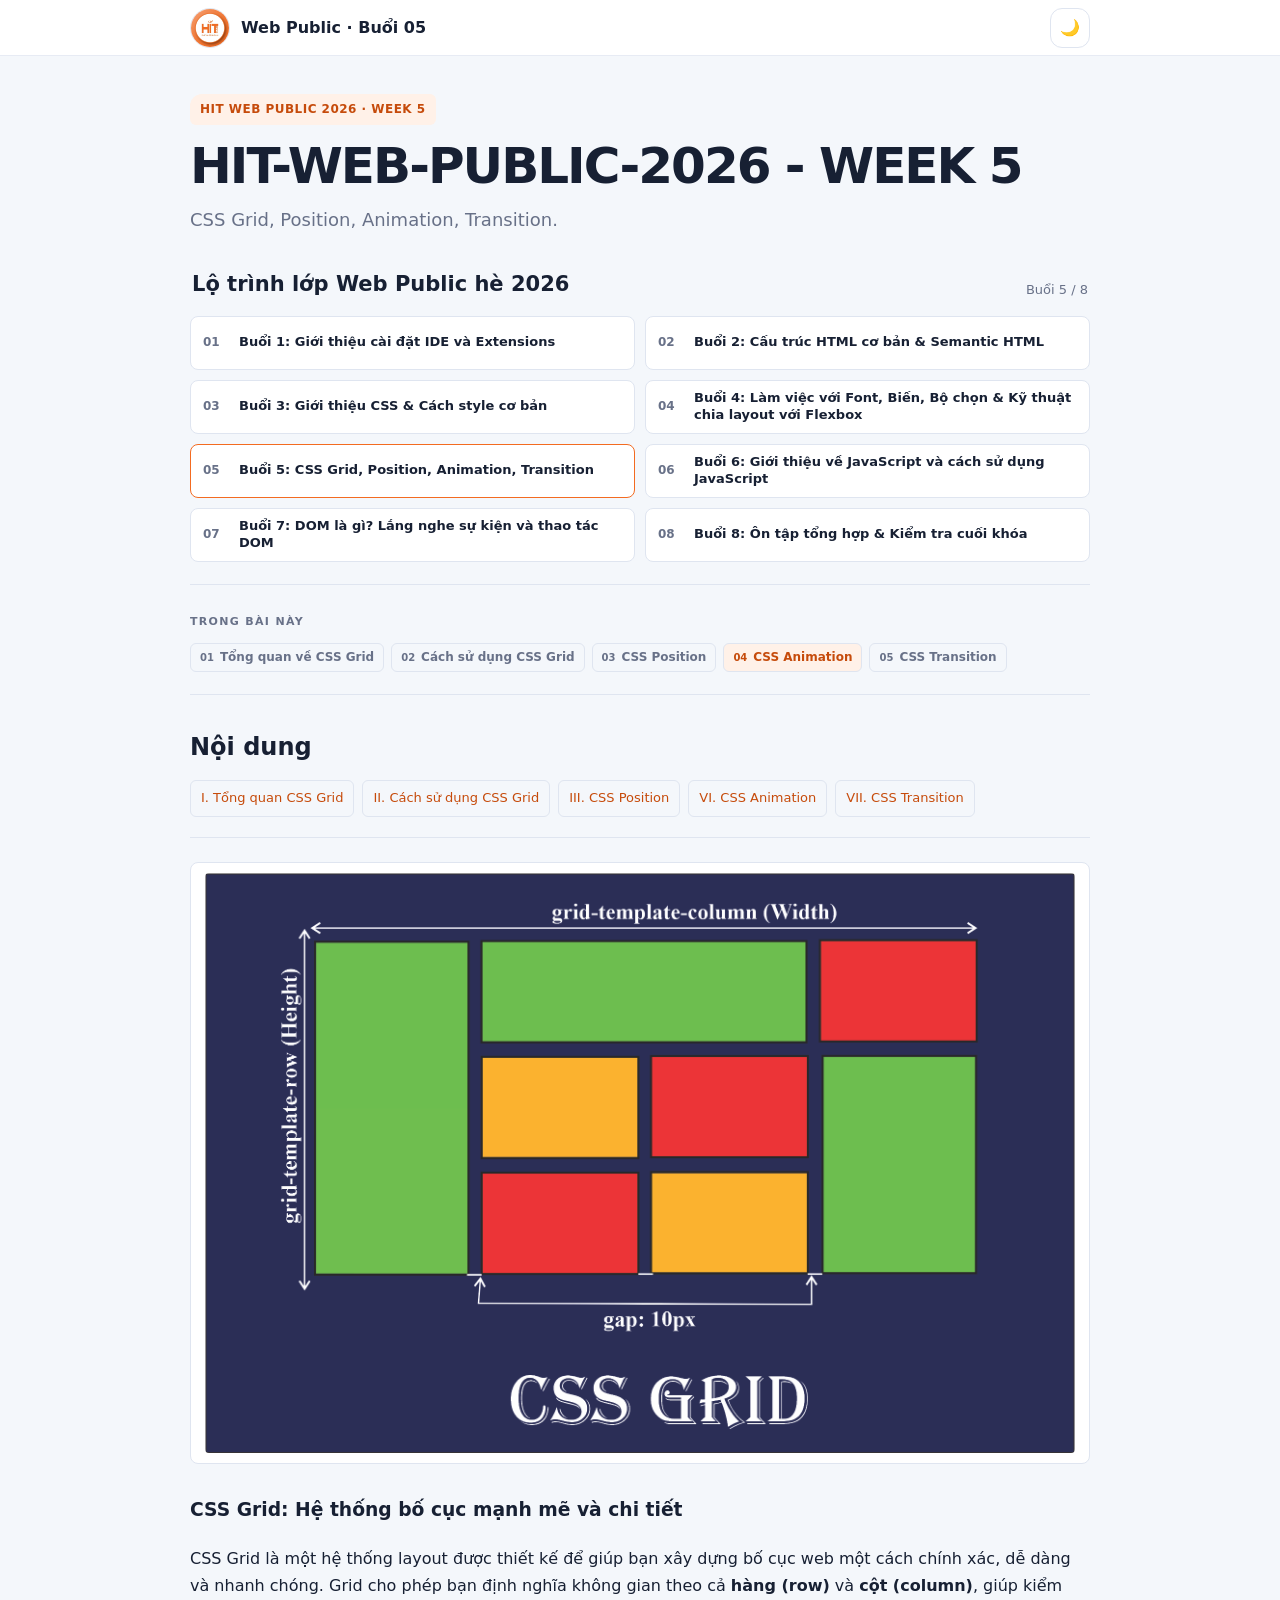
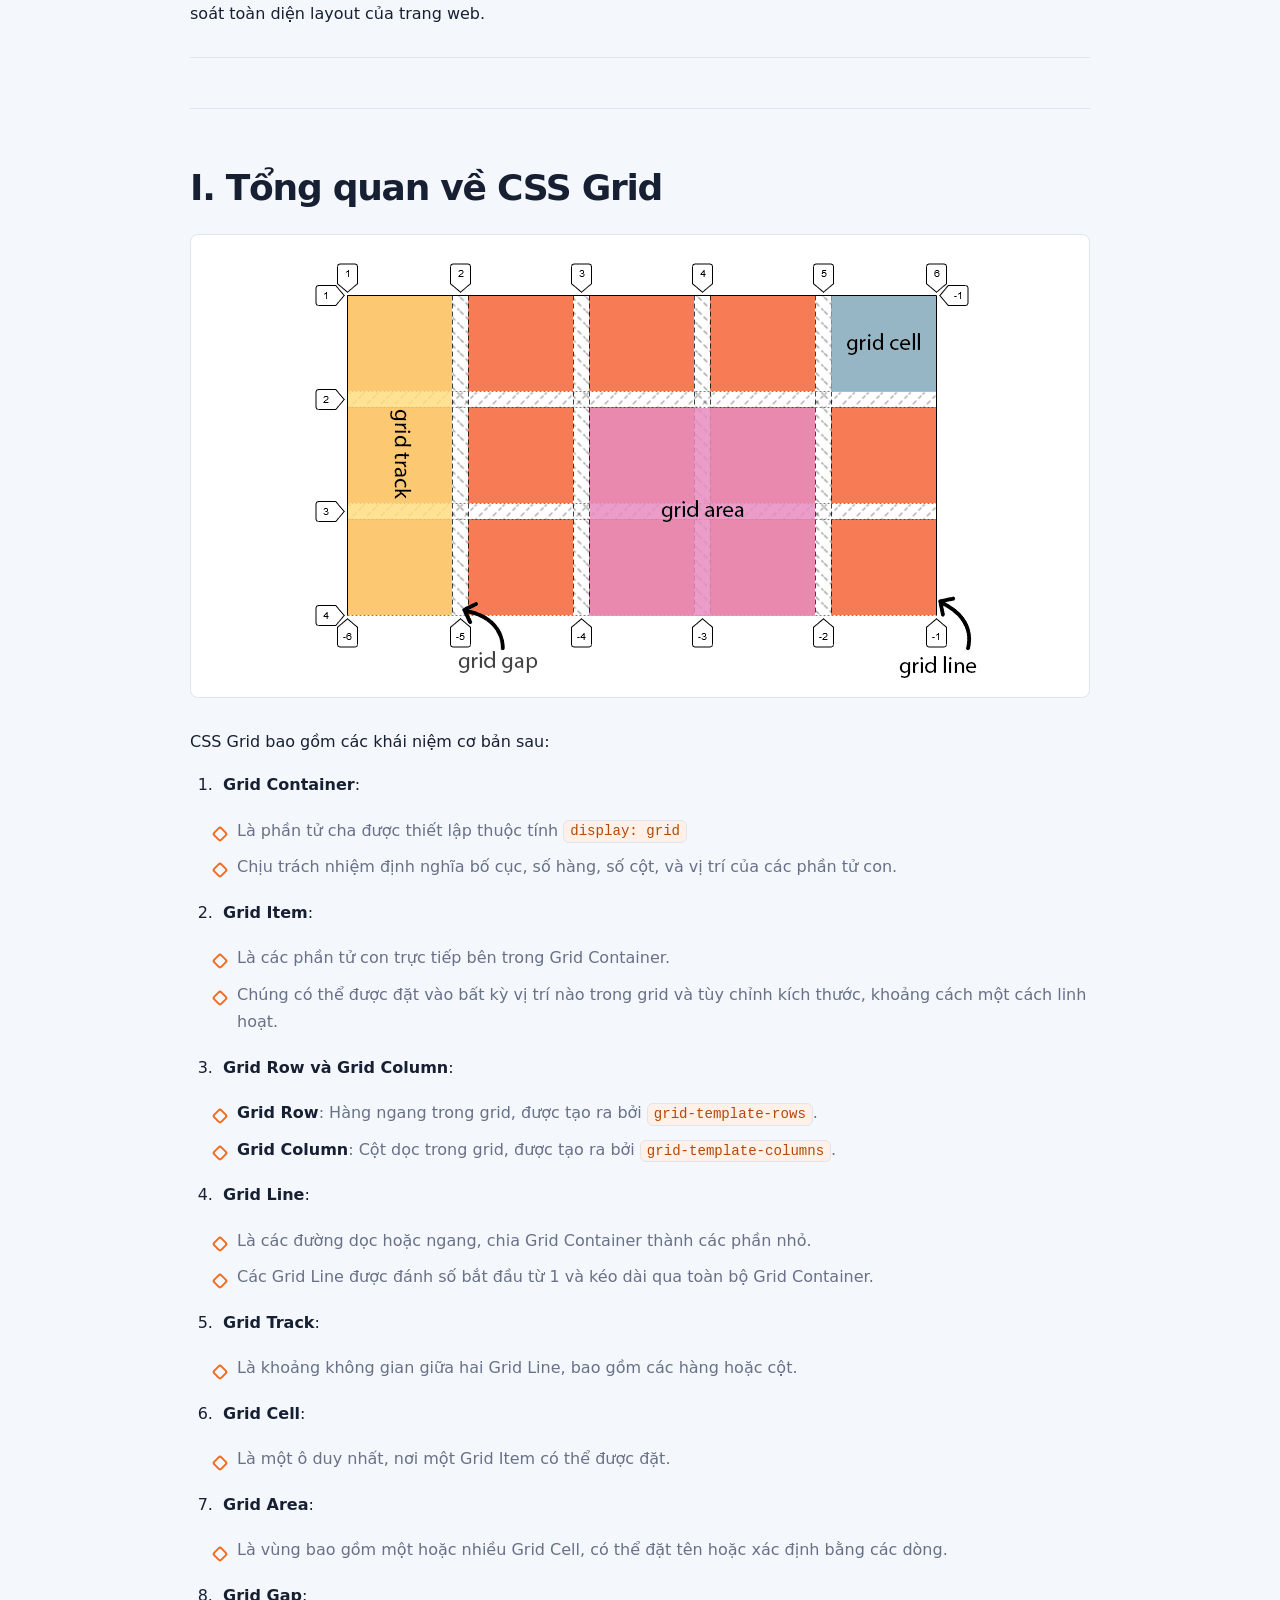
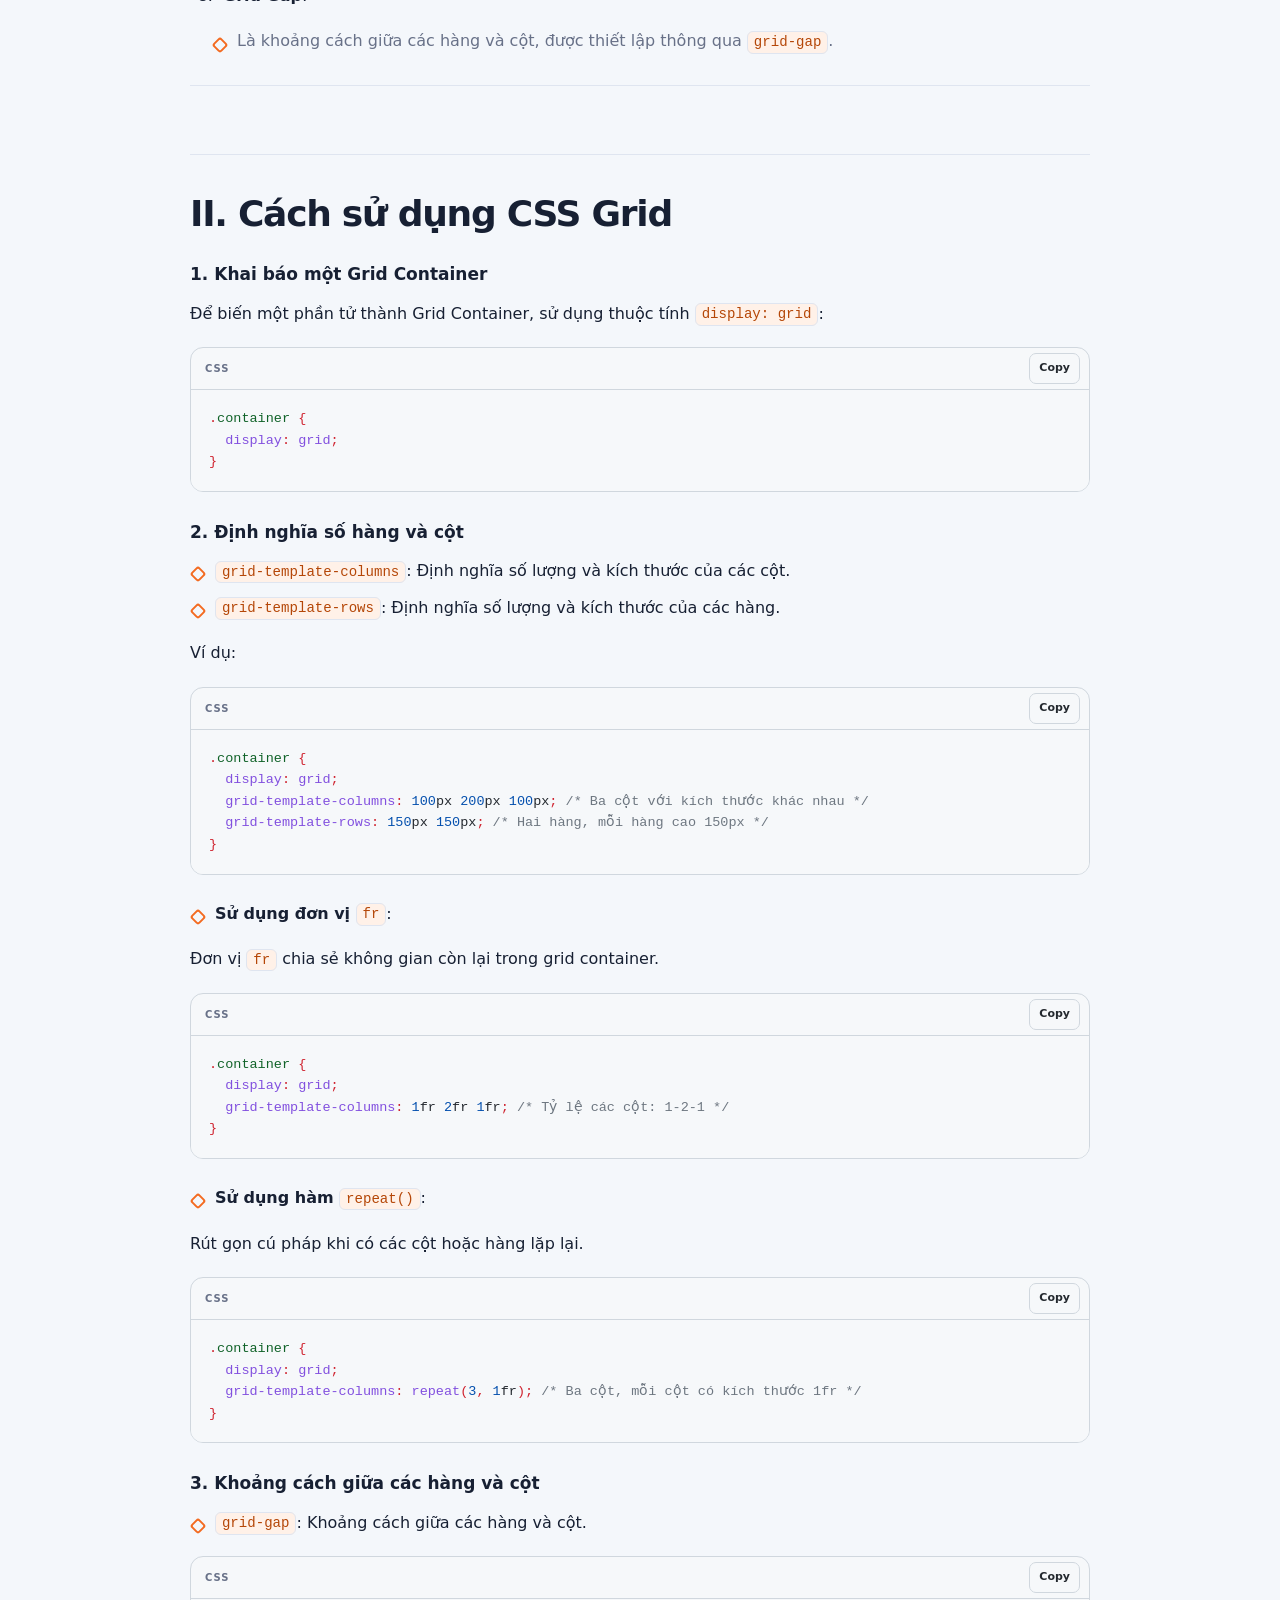
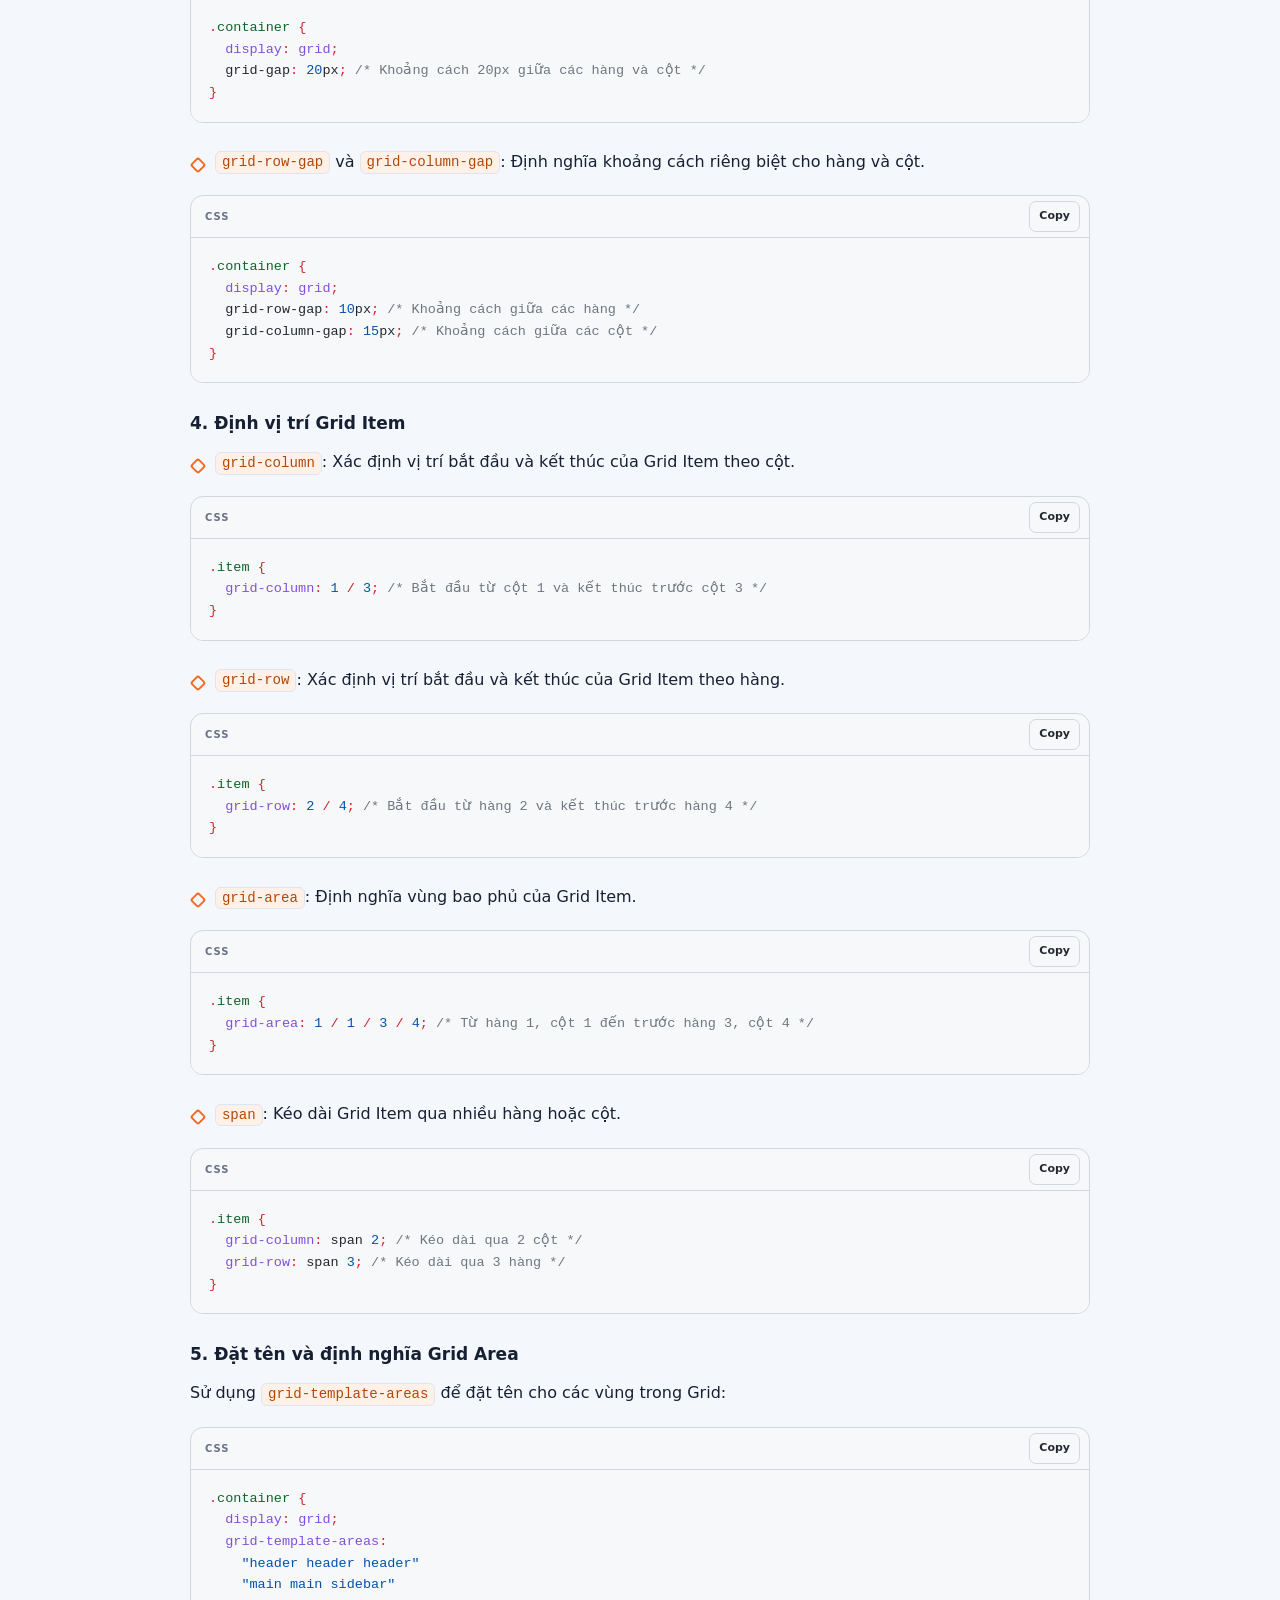
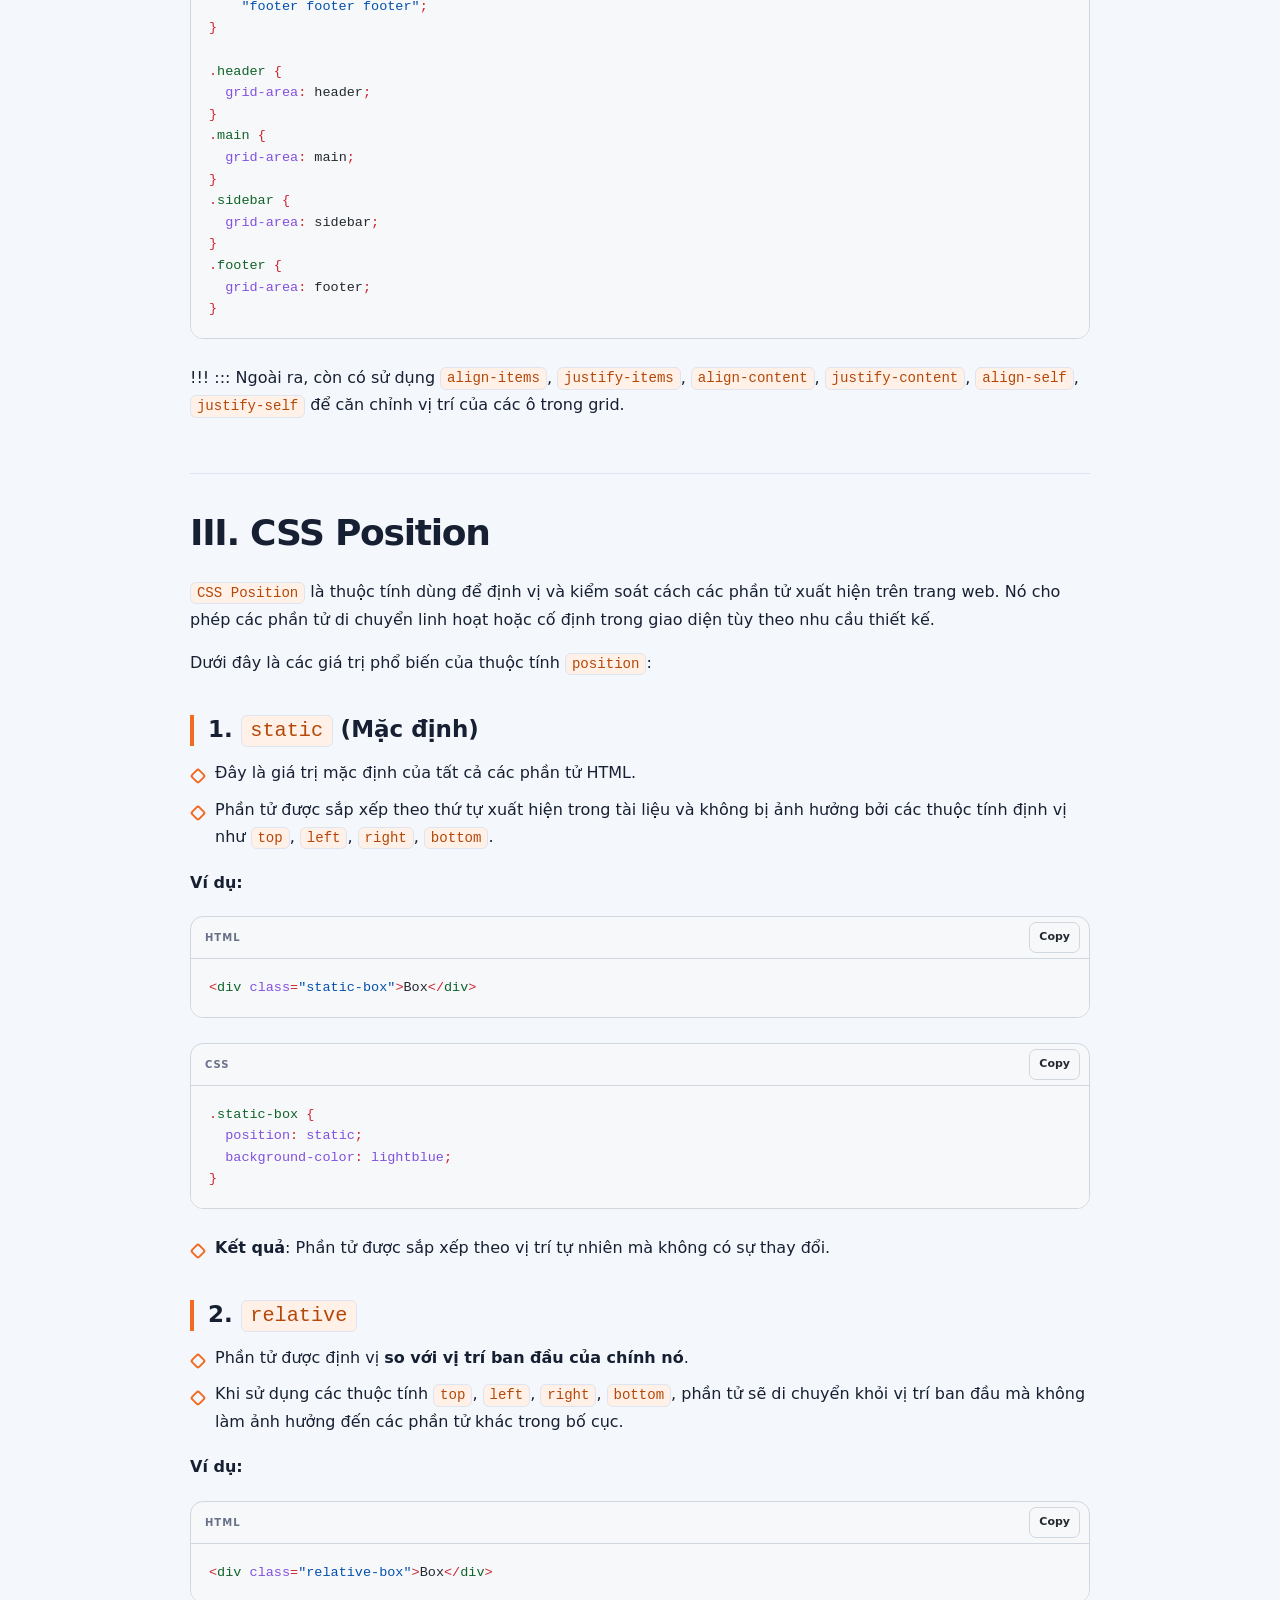
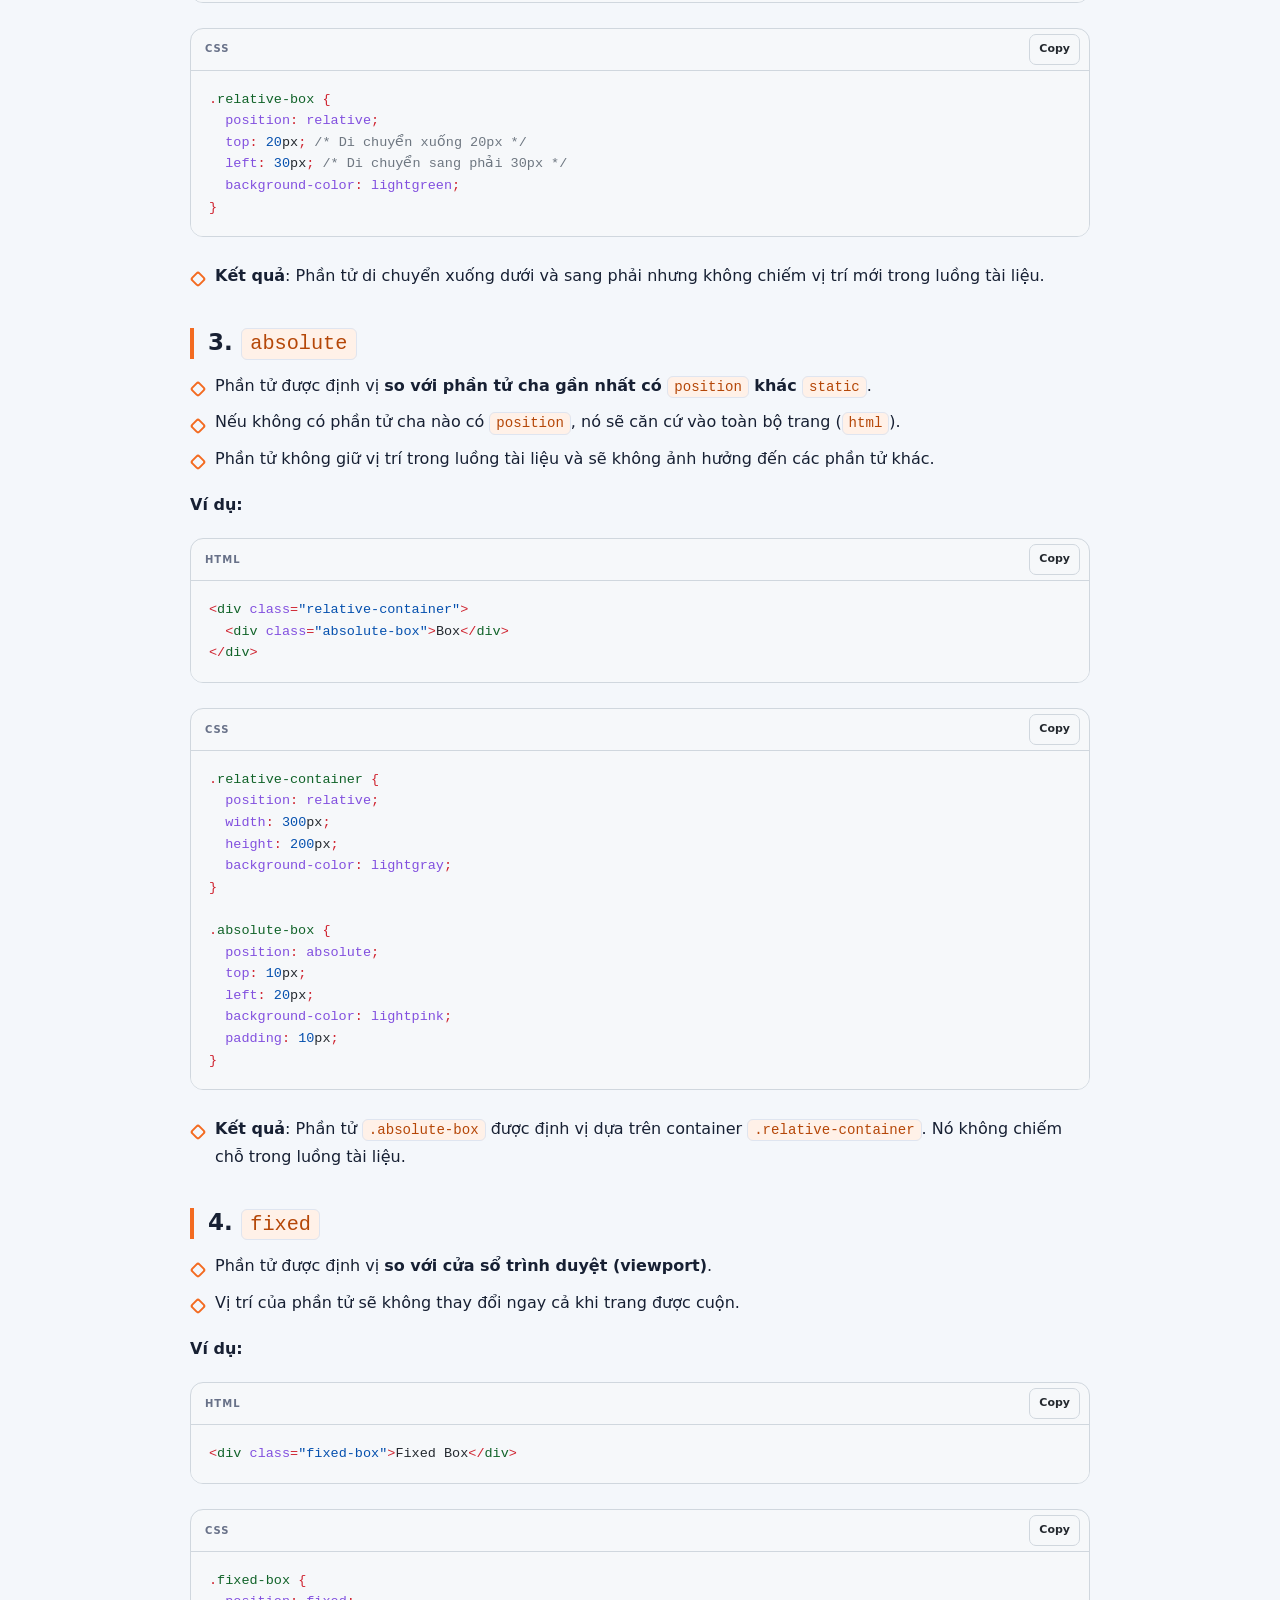
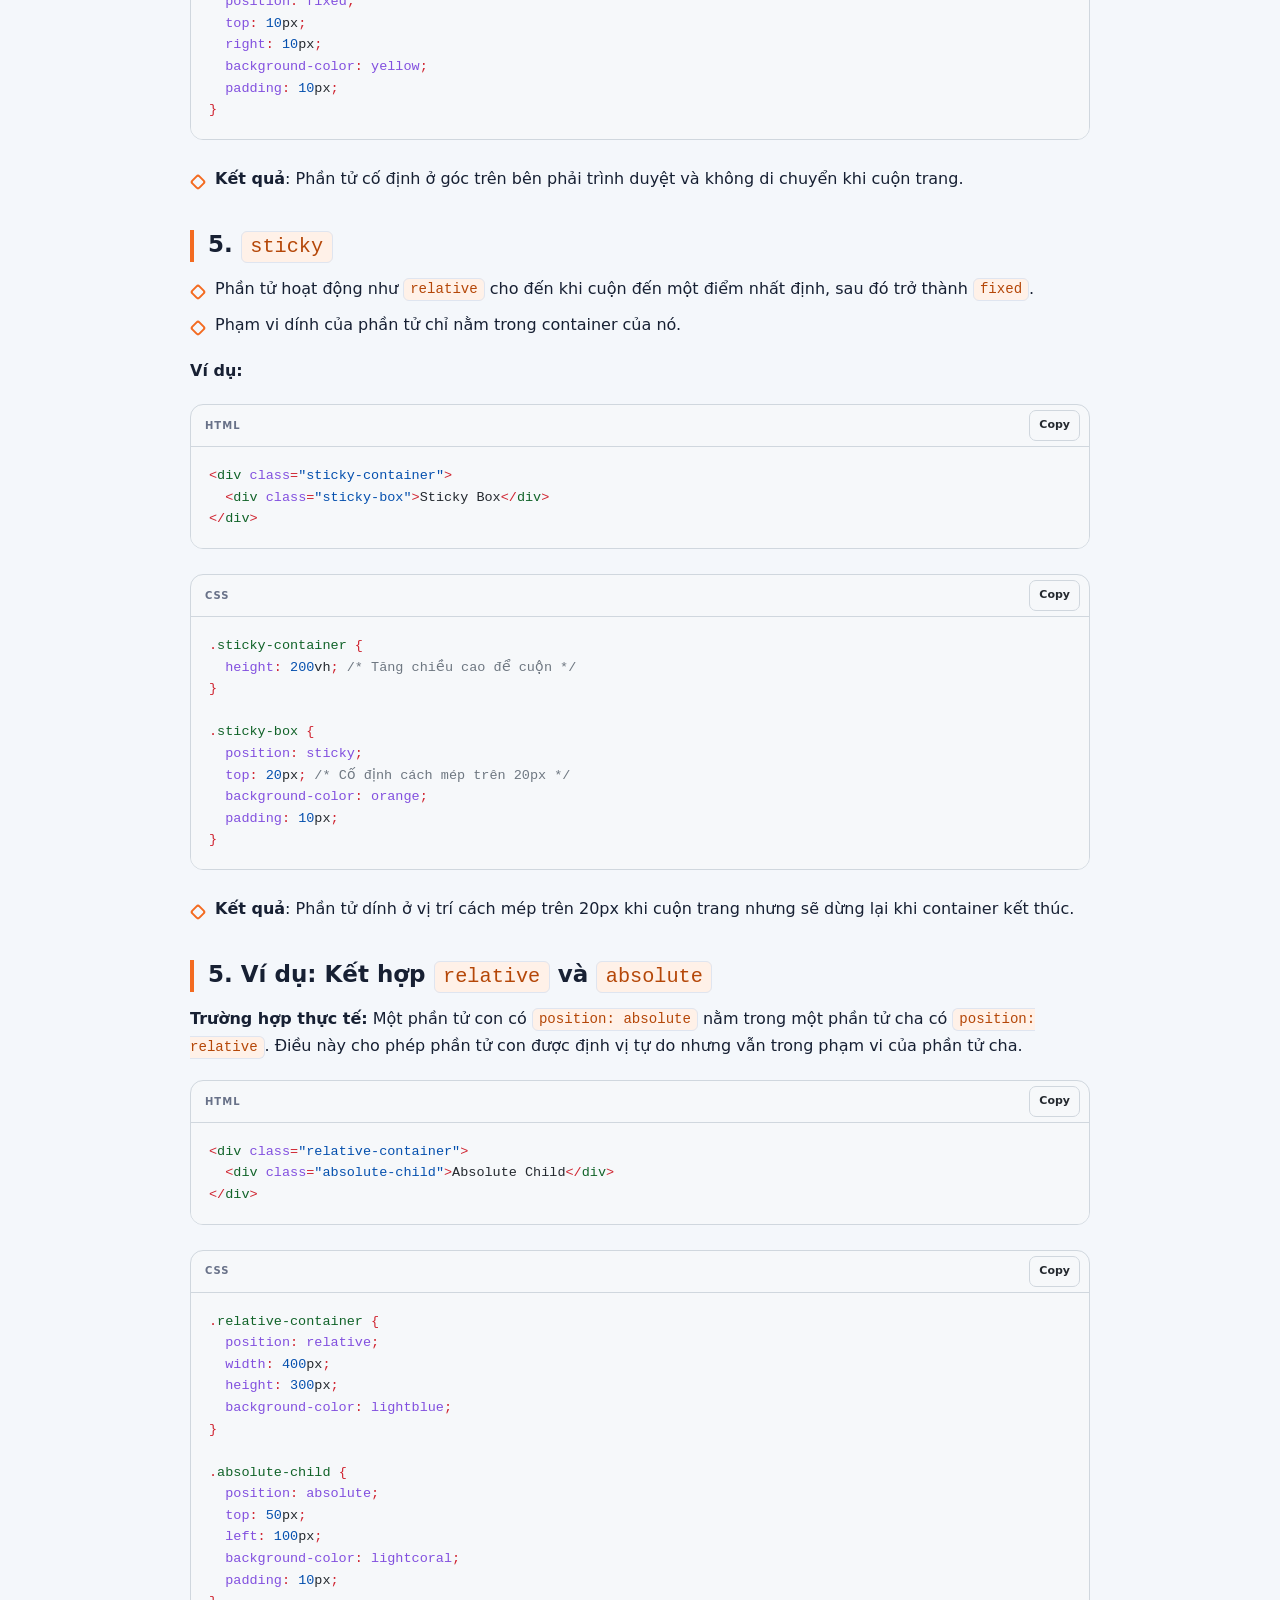
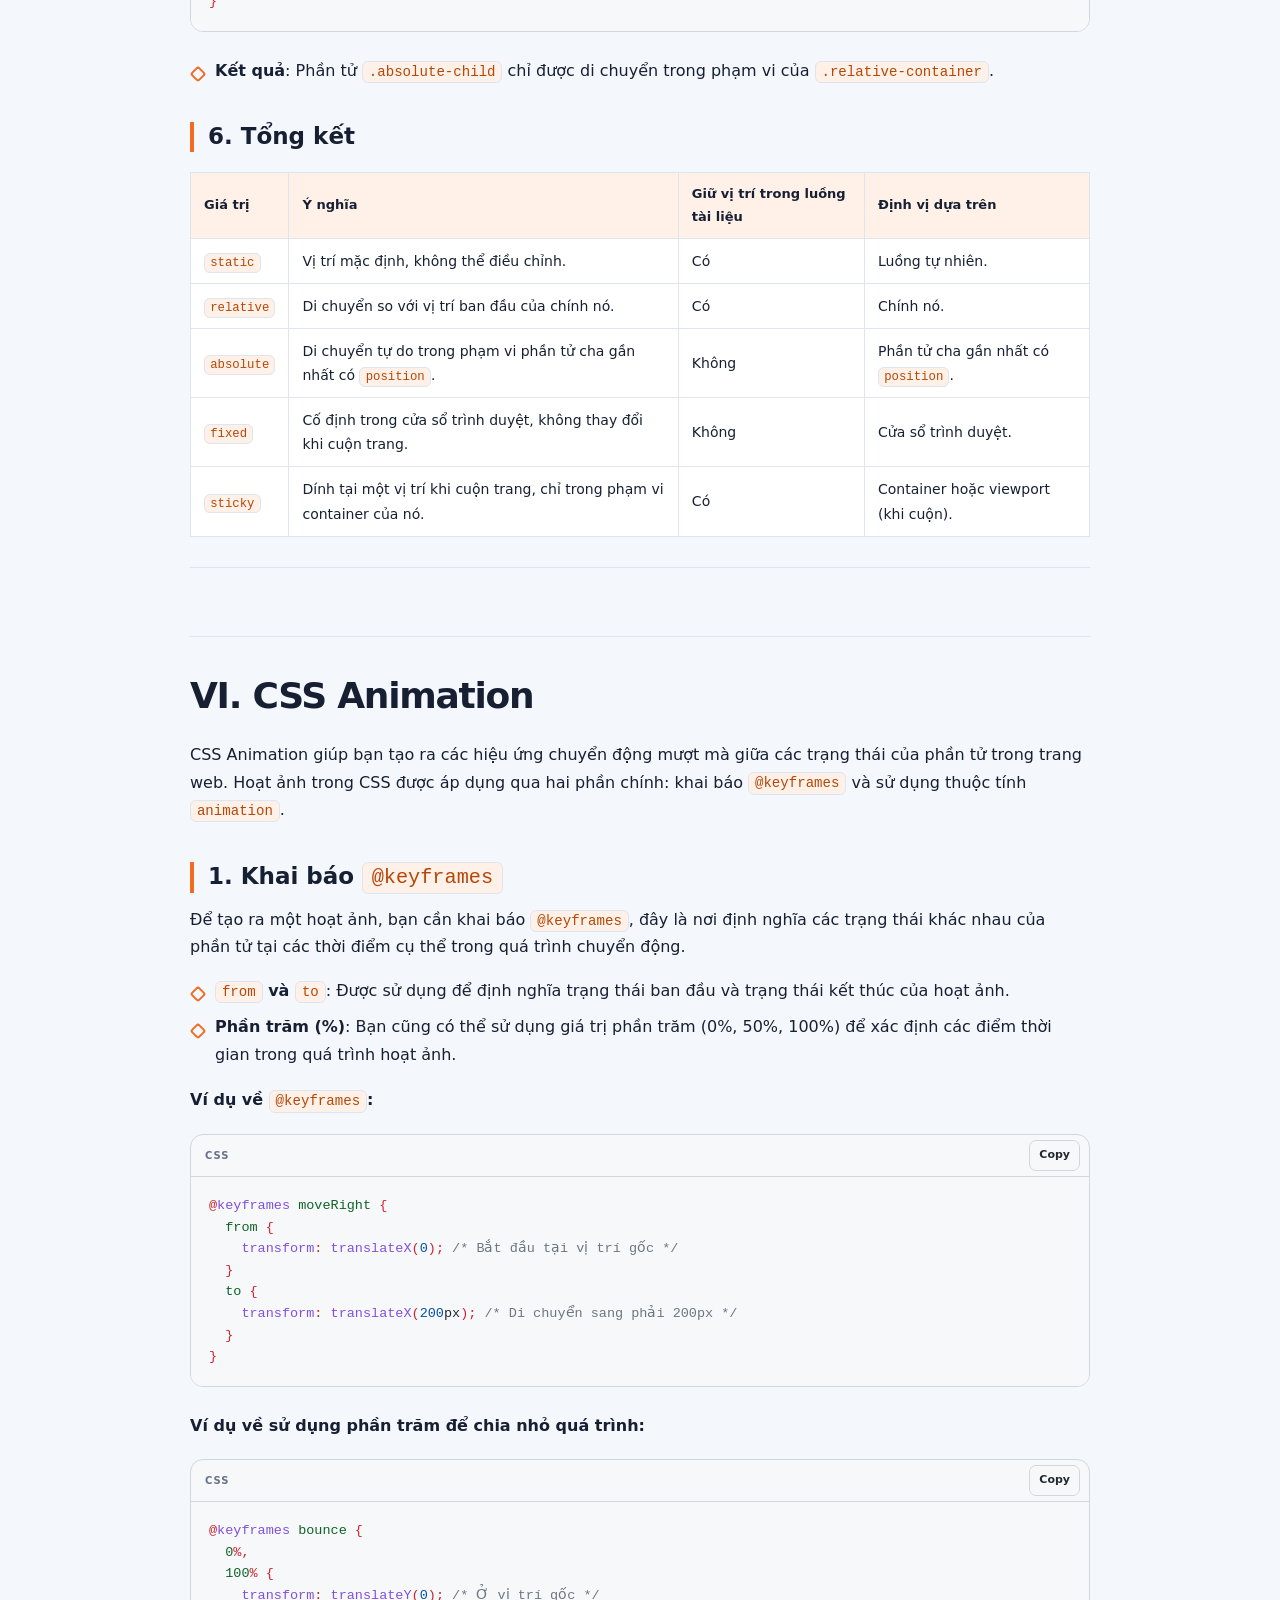
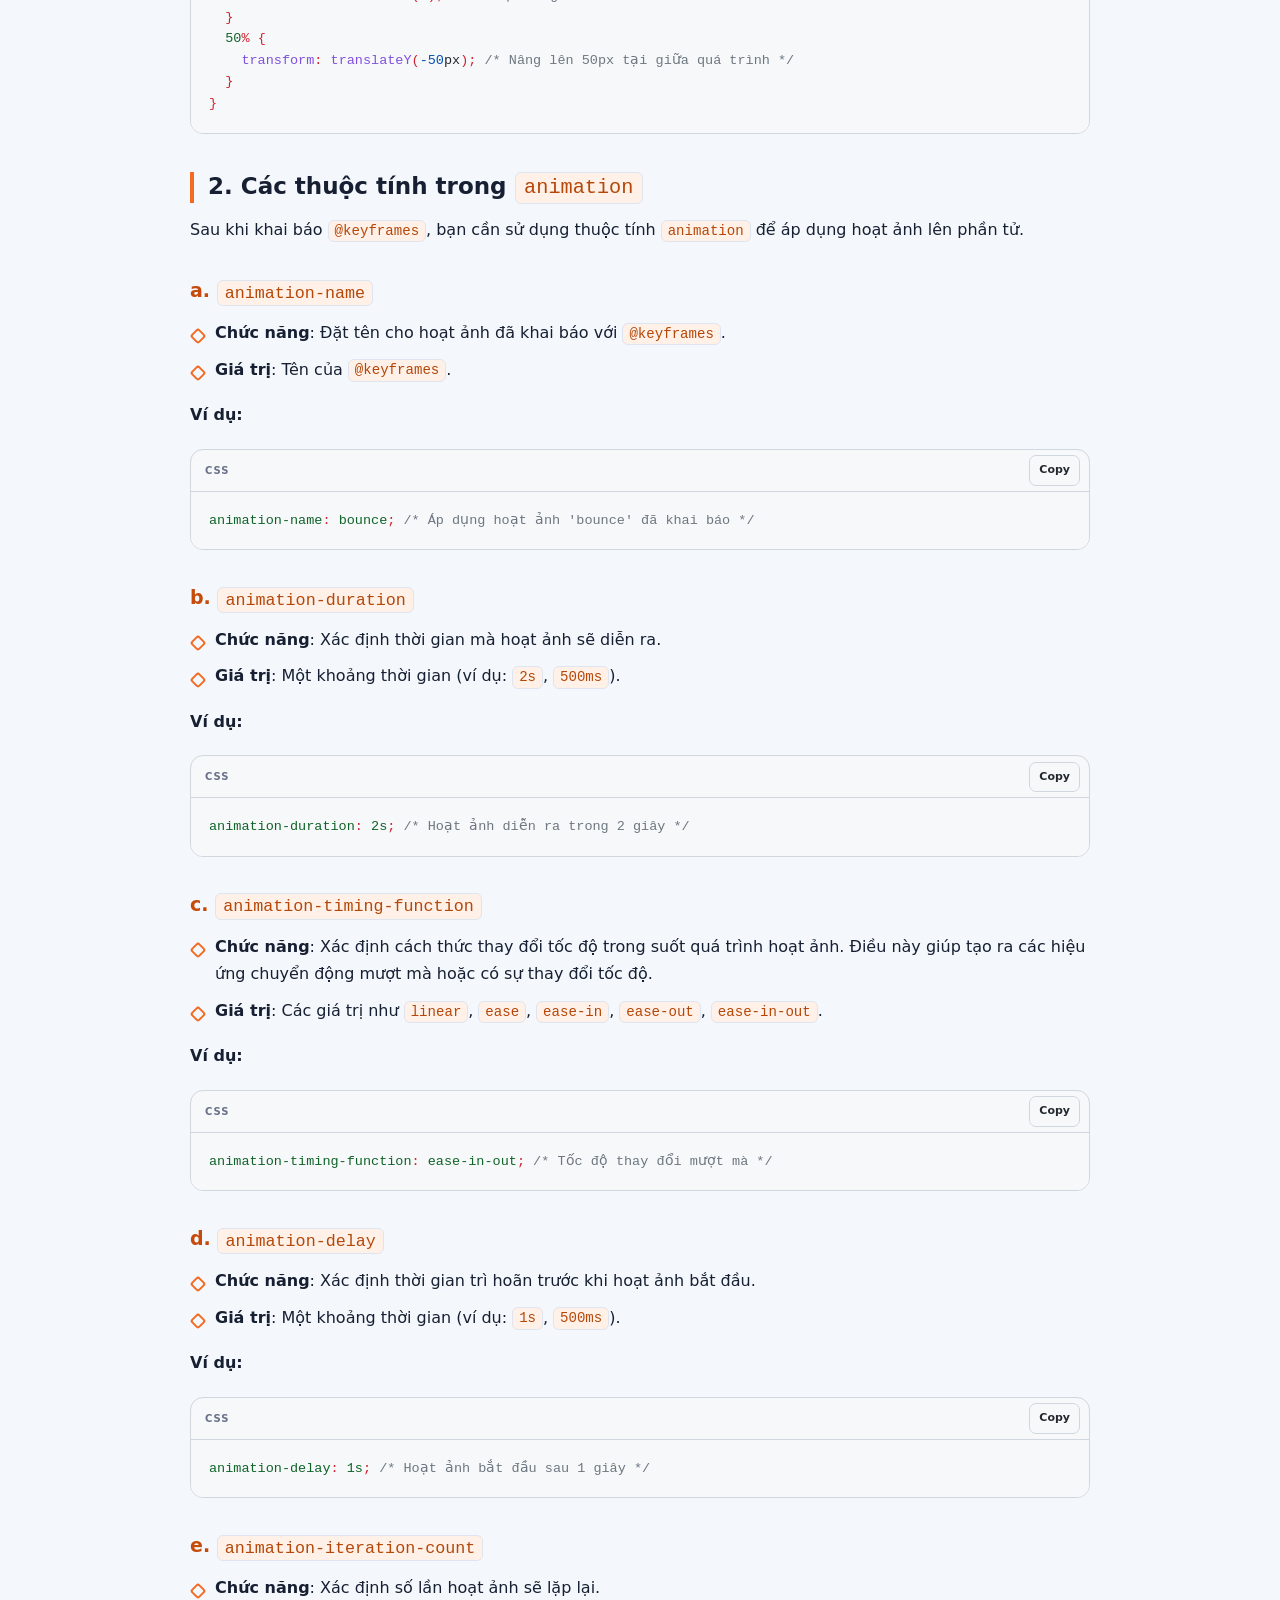
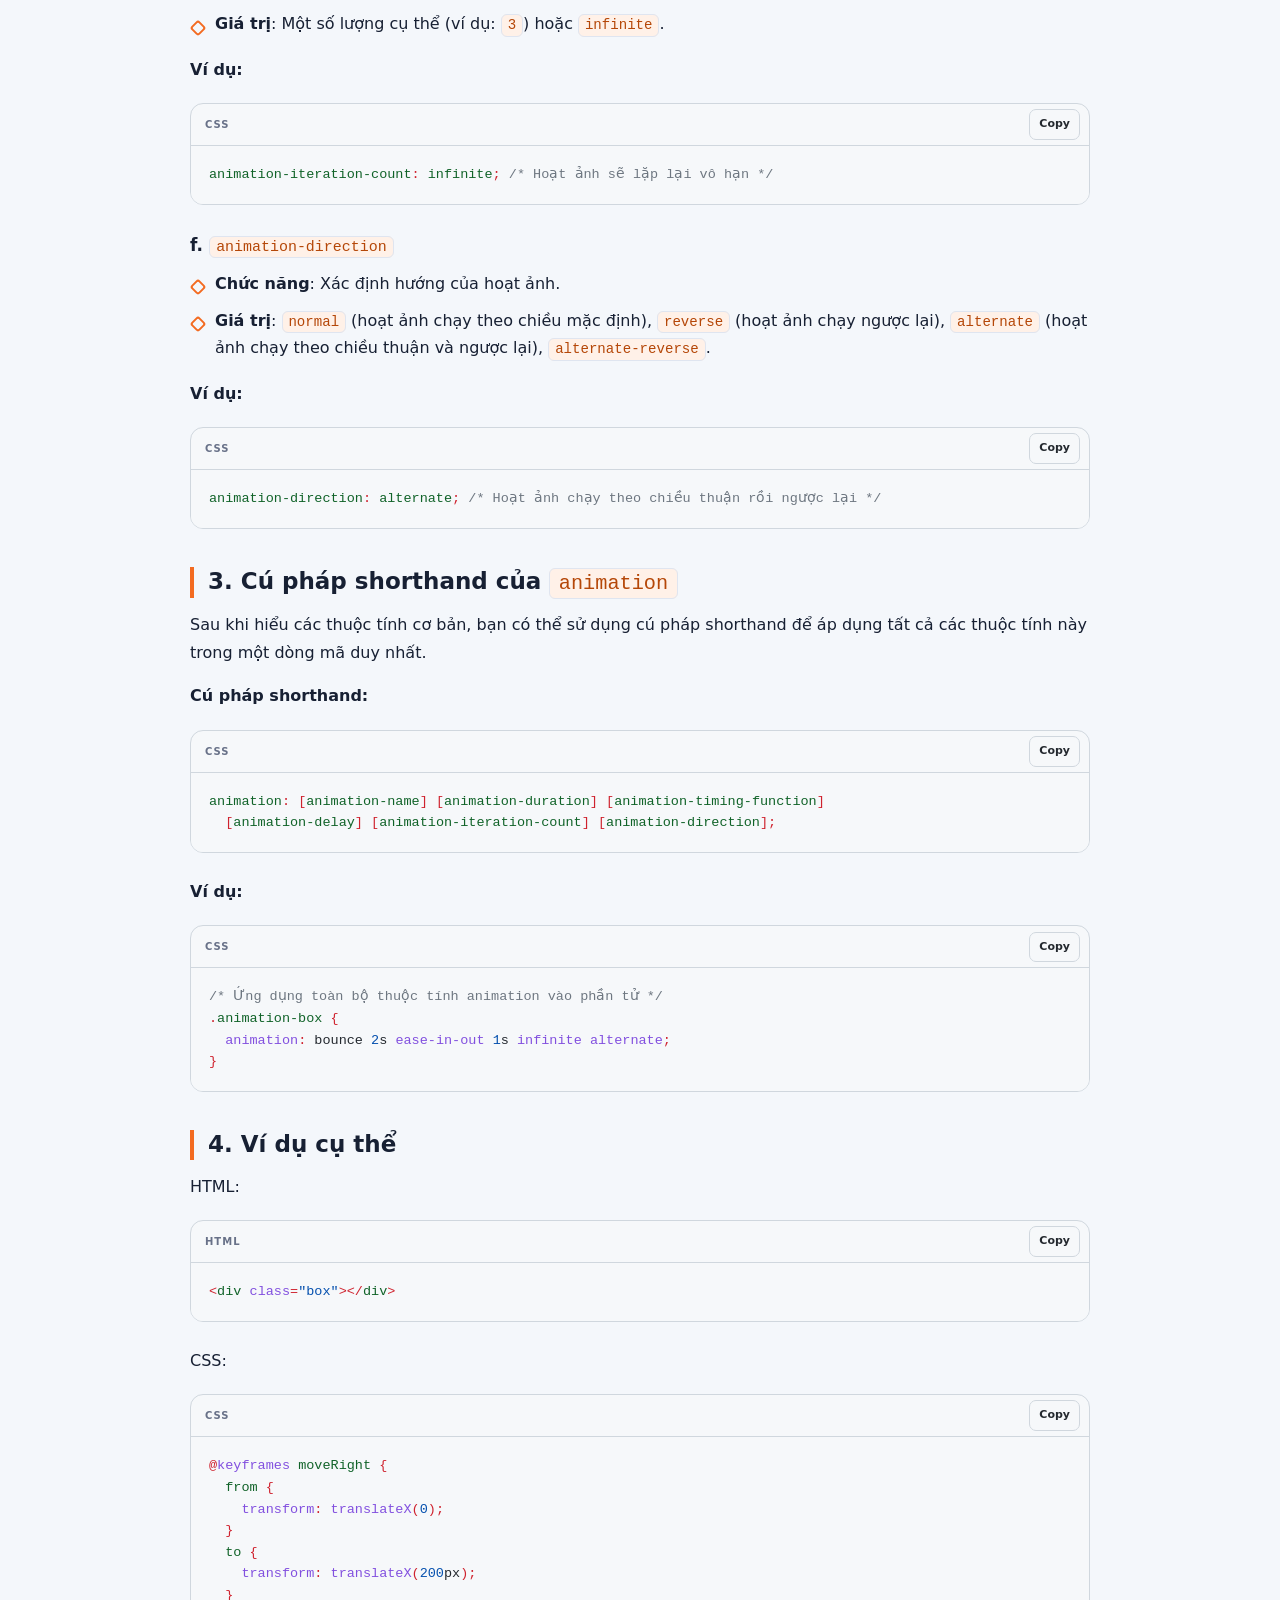
<file: Buoi5/README.html>
<!DOCTYPE html>
<html lang="vi">
<head>
  <meta charset="UTF-8">
  <meta name="viewport" content="width=device-width, initial-scale=1.0">
  <meta name="description" content="Tài liệu Buổi 5 lớp HIT Web Public 2026: CSS Grid, Position, Animation và Transition.">
  <title>HIT Web Public 2026 — Buổi 5: CSS Grid, Position & Animation</title>
  <style>
    :root {
      color-scheme: light;
      --bg: #f4f7fb;
      --surface: rgba(255, 255, 255, .88);
      --surface-solid: #ffffff;
      --surface-soft: #fff1e8;
      --text: #172033;
      --muted: #687188;
      --line: #dfe5f0;
      --primary: #f36b21;
      --primary-strong: #c64b0b;
      --cyan: #f59e62;
      --pink: #b54708;
      --success: #10b981;
      --shadow: none;
      --code-bg: #f6f8fa;
      --code-line: #d0d7de;
      --code-text: #24292f;
      --code-comment: #6e7781;
      --code-blue: #0550ae;
      --code-purple: #8250df;
      --code-red: #cf222e;
      --code-green: #116329;
    }

    body.dark {
      color-scheme: dark;
      --bg: #090d17;
      --surface: rgba(20, 27, 43, .88);
      --surface-solid: #141b2b;
      --surface-soft: #382317;
      --text: #edf2ff;
      --muted: #a4aec4;
      --line: #2b3550;
      --primary: #ff843f;
      --primary-strong: #ffab7a;
      --cyan: #fdba8c;
      --pink: #ffb27d;
      --success: #34d399;
      --shadow: none;
      --code-bg: #0d1117;
      --code-line: #30363d;
      --code-text: #e6edf3;
      --code-comment: #8b949e;
      --code-blue: #79c0ff;
      --code-purple: #d2a8ff;
      --code-red: #ff7b72;
      --code-green: #7ee787;
    }

    * { box-sizing: border-box; }
    html { scroll-behavior: smooth; scroll-padding-top: 76px; }
    body {
      margin: 0;
      background: var(--bg);
      color: var(--text);
      font-family: Inter, ui-sans-serif, system-ui, -apple-system, BlinkMacSystemFont, "Segoe UI", sans-serif;
      font-size: 16px;
      line-height: 1.72;
      transition: background-color .25s ease, color .25s ease;
    }

    a { color: var(--primary-strong); text-decoration: none; }
    a:hover { text-decoration: underline; }
    button { font: inherit; }
    img { max-width: 100%; }

    .progress {
      position: fixed; inset: 0 auto auto 0; z-index: 100;
      width: 0; height: 4px;
      background: var(--primary);
    }

    .topbar {
      position: sticky; top: 0; z-index: 90;
      display: flex; align-items: center; justify-content: space-between;
      height: 64px; padding: 0 clamp(18px, 4vw, 56px);
      background: var(--surface-solid);
      border-bottom: 1px solid color-mix(in srgb, var(--line) 74%, transparent);
    }
    .brand { display: flex; align-items: center; gap: 11px; color: var(--text); font-weight: 800; }
    .brand:hover { text-decoration: none; }
    .brand-logo {
      display: block;
      width: 40px;
      height: 40px;
      border: 1px solid var(--line);
      border-radius: 50%;
      object-fit: cover;
    }
    .top-actions { display: flex; gap: 9px; }
    .icon-button {
      display: grid; place-items: center; width: 40px; height: 40px;
      border: 1px solid var(--line); border-radius: 12px;
      background: var(--surface); color: var(--text); cursor: pointer;
    }
    .icon-button:hover { border-color: var(--primary); transform: translateY(-1px); }
    .menu-button { display: none; }

    .hero {
      position: relative; isolation: isolate; overflow: hidden;
      width: min(1200px, calc(100% - 32px)); margin: 40px auto 24px;
      padding: clamp(36px, 5vw, 56px);
      border: 1px solid var(--line);
      border-radius: 12px;
      background: var(--surface-solid);
      color: var(--text);
    }
    .hero::before, .hero::after { content: ""; position: absolute; z-index: -1; border-radius: 50%; filter: blur(2px); }
    .hero::before, .hero::after { display: none; }
    .eyebrow { display: inline-flex; padding: 5px 10px; border-radius: 6px; background: var(--surface-soft); color: var(--primary-strong); font-size: 12px; font-weight: 700; letter-spacing: .04em; }
    .eyebrow::before { display: none; }
    .hero h1 { max-width: 780px; margin: 20px 0 14px; font-size: clamp(36px, 6vw, 58px); line-height: 1.08; letter-spacing: -.04em; }
    .hero h1 span { color: var(--primary-strong); }
    .hero p { max-width: 680px; margin: 0; color: var(--muted); font-size: clamp(16px, 2vw, 18px); }
    .hero-meta { display: flex; flex-wrap: wrap; gap: 12px; margin-top: 30px; }
    .hero-meta span { padding: 6px 10px; border: 1px solid var(--line); border-radius: 6px; background: var(--bg); color: var(--muted); font-size: 12px; font-weight: 650; }
    .css-orbit { display: none; }

    .roadmap { width: min(1200px, calc(100% - 32px)); margin: 0 auto 30px; }
    .roadmap-head { display: flex; align-items: end; justify-content: space-between; margin: 30px 2px 14px; }
    .roadmap-head h2 { margin: 0; font-size: 21px; }
    .roadmap-head span { color: var(--muted); font-size: 13px; }
    .roadmap-grid { display: grid; grid-template-columns: repeat(4, 1fr); gap: 10px; }
    .roadmap-card { display: flex; align-items: center; gap: 11px; min-height: 64px; padding: 11px; border: 1px solid var(--line); border-radius: 8px; background: var(--surface); color: var(--text); }
    a.roadmap-card:hover { border-color: var(--primary); text-decoration: none; }
    .roadmap-card span { display: grid; place-items: center; flex: 0 0 34px; height: 34px; border-radius: 6px; background: var(--surface-soft); color: var(--primary); font-size: 12px; font-weight: 900; }
    .roadmap-card strong { font-size: 13px; line-height: 1.3; }
    .roadmap-card.is-active { border-color: var(--primary); background: var(--surface-soft); color: var(--text); }
    .roadmap-card.is-active span { background: var(--primary); color: white; }

    .layout { display: grid; grid-template-columns: 250px minmax(0, 850px); gap: 32px; justify-content: center; width: min(1200px, calc(100% - 32px)); margin: 0 auto 80px; align-items: start; }
    .sidebar { position: sticky; top: 84px; padding: 18px; border: 1px solid var(--line); border-radius: 10px; background: var(--surface-solid); }
    .sidebar-title { margin: 0 0 11px; color: var(--muted); font-size: 11px; font-weight: 800; letter-spacing: .12em; text-transform: uppercase; }
    .sidebar nav { display: grid; gap: 4px; }
    .sidebar nav a { display: grid; grid-template-columns: 28px 1fr; gap: 8px; align-items: center; padding: 9px 10px; border-radius: 10px; color: var(--muted); font-size: 13px; font-weight: 650; line-height: 1.3; }
    .sidebar nav a:hover, .sidebar nav a.active { background: var(--surface-soft); color: var(--primary-strong); text-decoration: none; }
    .sidebar nav a span { font-size: 10px; font-weight: 900; }

    .content { min-width: 0; }
    .lesson-section { margin-bottom: 20px; padding: clamp(24px, 4vw, 36px); border: 1px solid var(--line); border-radius: 10px; background: var(--surface-solid); }
    .section-label { display: inline-flex; color: var(--primary-strong); font-size: 11px; font-weight: 850; letter-spacing: .08em; text-transform: uppercase; }
    .lesson-section h2 { margin: 12px 0 25px; font-size: clamp(28px, 4vw, 42px); line-height: 1.15; letter-spacing: -.035em; }
    .lesson-section h3 { margin: 38px 0 13px; padding-left: 14px; border-left: 4px solid var(--primary); font-size: 23px; line-height: 1.3; }
    .lesson-section h4 { margin: 31px 0 12px; color: var(--primary-strong); font-size: 19px; }
    .lesson-section h5 { margin: 26px 0 10px; font-size: 17px; }
    .lesson-section p { margin: 0 0 16px; }
    .lesson-section strong { color: var(--text); }
    .lesson-section code:not(pre code) { padding: .16em .42em; border: 1px solid var(--line); border-radius: 6px; background: var(--surface-soft); color: var(--pink); font: .88em/1.4 ui-monospace, SFMono-Regular, Menlo, Consolas, monospace; }
    .soft-rule { height: 1px; margin: 30px 0; border: 0; background: var(--line); }

    .lesson-list { display: grid; gap: 9px; margin: 0 0 18px; padding: 0; list-style: none; }
    .lesson-list li { position: relative; padding-left: 25px; }
    .lesson-list li::before { content: ""; position: absolute; left: 2px; top: .7em; width: 8px; height: 8px; border: 2px solid var(--primary); border-radius: 3px; transform: rotate(45deg); }
    .lesson-list li.depth-1 { margin-left: 22px; color: var(--muted); }
    .lesson-list li.depth-2, .lesson-list li.depth-3 { margin-left: 44px; color: var(--muted); }

    .lesson-figure { margin: 24px 0 30px; padding: 10px; border: 1px solid var(--line); border-radius: 8px; background: var(--surface-solid); text-align: center; }
    .lesson-figure img { display: block; width: auto; max-height: 580px; margin: auto; border-radius: 4px; }

    .code-shell { overflow: hidden; margin: 20px 0 25px; border: 1px solid var(--code-line); border-radius: 13px; background: var(--code-bg); }
    .code-toolbar { display: flex; align-items: center; justify-content: space-between; height: 42px; padding: 0 9px 0 14px; border-bottom: 1px solid var(--code-line); color: var(--muted); font-size: 10px; font-weight: 800; letter-spacing: .1em; }
    .copy-button { padding: 5px 9px; border: 1px solid var(--code-line); border-radius: 7px; background: transparent; color: var(--code-text); cursor: pointer; font-size: 11px; letter-spacing: 0; }
    .copy-button:hover { background: color-mix(in srgb, var(--code-text) 7%, transparent); }
    .code-shell pre { margin: 0; padding: 18px; overflow: auto; background: var(--code-bg); color: var(--code-text); font: 13.5px/1.6 ui-monospace, SFMono-Regular, Menlo, Consolas, monospace; tab-size: 2; }
    .code-shell code { font: inherit; }
    .tok-c, .tok-c1, .tok-cm { color: var(--code-comment); font-style: normal; }
    .tok-nt, .tok-nn, .tok-nc { color: var(--code-green); }
    .tok-na, .tok-k, .tok-kc, .tok-kd, .tok-kn { color: var(--code-purple); }
    .tok-s, .tok-s1, .tok-s2, .tok-sa { color: var(--code-blue); }
    .tok-m, .tok-mi, .tok-mf, .tok-mh { color: var(--code-blue); }
    .tok-o, .tok-p { color: var(--code-red); }
    .tok-nb, .tok-nf { color: var(--code-purple); }

    .reveal, .reveal.visible { opacity: 1; transform: none; }

    .footer { padding: 20px 20px 55px; color: var(--muted); text-align: center; font-size: 13px; }

    /* Bố cục tài liệu đơn giản */
    .progress { display: none; }

    .topbar {
      position: static;
      height: 56px;
      padding: 0 max(20px, calc((100% - 900px) / 2));
    }

    .hero {
      width: min(900px, calc(100% - 32px));
      margin: 38px auto 20px;
      padding: 0;
      border: 0;
      background: transparent;
    }

    .hero h1 {
      max-width: none;
      margin: 14px 0 12px;
      font-size: clamp(34px, 6vw, 50px);
    }

    .hero p { max-width: 760px; }
    .hero-meta { display: none; }

    .roadmap {
      width: min(900px, calc(100% - 32px));
      margin-bottom: 28px;
      padding-bottom: 22px;
      border-bottom: 1px solid var(--line);
    }

    .roadmap-grid {
      grid-template-columns: repeat(2, 1fr);
      gap: 10px;
    }

    .roadmap-card,
    .roadmap-card.is-active {
      min-height: 54px;
      padding: 9px 12px;
      border: 1px solid var(--line);
      border-radius: 8px;
      background: var(--surface-solid);
      color: var(--text);
    }

    .roadmap-card.is-active {
      border-color: var(--primary);
    }

    .roadmap-card span,
    .roadmap-card.is-active span {
      display: inline;
      flex: 0 0 25px;
      height: auto;
      border-radius: 0;
      background: transparent;
      color: var(--muted);
    }

    .layout {
      display: block;
      width: min(900px, calc(100% - 32px));
      margin-bottom: 60px;
    }

    .sidebar {
      position: static;
      margin-bottom: 12px;
      padding: 0 0 22px;
      border: 0;
      border-bottom: 1px solid var(--line);
      border-radius: 0;
      background: transparent;
    }

    .sidebar nav {
      display: flex;
      flex-wrap: wrap;
      gap: 7px;
    }

    .sidebar nav a {
      display: inline-flex;
      gap: 6px;
      padding: 6px 9px;
      border: 1px solid var(--line);
      border-radius: 6px;
      font-size: 12px;
    }

    .lesson-section {
      margin: 0;
      padding: 38px 0;
      border: 0;
      border-bottom: 1px solid var(--line);
      border-radius: 0;
      background: transparent;
    }

    .section-label { display: none; }
    .lesson-section h2 { margin-top: 0; font-size: clamp(27px, 4vw, 36px); }

    .table-wrap { overflow-x: auto; margin: 20px 0 26px; }
    .table-wrap table { width: 100%; border-collapse: collapse; background: var(--surface-solid); }
    .table-wrap th, .table-wrap td { padding: 10px 13px; border: 1px solid var(--line); text-align: left; }
    .table-wrap th { background: var(--surface-soft); color: var(--text); font-size: 13px; }
    .table-wrap td { font-size: 14px; }
    .lesson-list.ordered { padding-left: 28px; list-style: decimal; }
    .lesson-list.ordered li { padding-left: 5px; }
    .lesson-list.ordered li::before { display: none; }

    @media (max-width: 1000px) {
      .css-orbit { display: none; }
      .layout { display: block; }
      .sidebar { position: static; display: block; max-height: none; overflow: visible; }
      .menu-button { display: none; }
    }

    @media (max-width: 620px) {
      .hero { margin-top: 24px; padding: 0; border-radius: 0; }
      .hero h1 { font-size: 43px; }
      .roadmap-grid { grid-template-columns: 1fr; }
      .roadmap-card:nth-child(n+5) { display: flex; }
      .lesson-section { padding: 30px 0; border-radius: 0; }
      .lesson-section h2 { font-size: 29px; }
      .lesson-list li.depth-1 { margin-left: 10px; }
      .lesson-list li.depth-2, .lesson-list li.depth-3 { margin-left: 20px; }
      .topbar { padding-inline: 14px; }
      .brand-text { display: none; }
    }

    @media (prefers-reduced-motion: reduce) {
      html { scroll-behavior: auto; }
      *, *::before, *::after { animation: none !important; transition: none !important; }
      .reveal { opacity: 1; transform: none; }
    }

    .source-outline { margin-bottom: 20px; padding: 20px 0; border-bottom: 1px solid var(--line); }
    .source-outline h2 { margin: 0 0 12px; font-size: 24px; }
    .lesson-preface { margin-bottom: 20px; padding-bottom: 20px; border-bottom: 1px solid var(--line); }
    .outline-links { display: flex; flex-wrap: wrap; gap: 8px; }
    .outline-links a { padding: 6px 10px; border: 1px solid var(--line); border-radius: 6px; font-size: 13px; }
    .table-wrap { overflow-x: auto; margin: 20px 0 26px; }
    .table-wrap table { width: 100%; border-collapse: collapse; background: var(--surface-solid); }
    .table-wrap th, .table-wrap td { padding: 10px 13px; border: 1px solid var(--line); text-align: left; }
    .table-wrap th { background: var(--surface-soft); color: var(--text); font-size: 13px; }
    .table-wrap td { font-size: 14px; }
    .lesson-list.ordered { padding-left: 28px; list-style: decimal; }
    .lesson-list.ordered li { padding-left: 5px; }
    .lesson-list.ordered li::before { display: none; }
  </style>
</head>
<body id="top">
  <div class="progress" aria-hidden="true"></div>
  <header class="topbar">
    <a class="brand" href="#top"><img class="brand-logo" src="../Buoi3/image/logoCLB.jpg" alt="Logo HIT Club"><span class="brand-text">Web Public · Buổi 05</span></a>
    <div class="top-actions">
      <button class="icon-button menu-button" type="button" aria-label="Mở mục lục" title="Mục lục">☰</button>
      <button class="icon-button theme-button" type="button" aria-label="Đổi giao diện" title="Đổi giao diện">🌙</button>
    </div>
  </header>

  <section class="hero">
    <div class="eyebrow">HIT WEB PUBLIC 2026 · WEEK 5</div>
    <h1>HIT-WEB-PUBLIC-2026 - WEEK 5</h1>
    <p>CSS Grid, Position, Animation, Transition.</p>
    <div class="hero-meta"><span>05 phần học</span><span>CSS Layout</span><span>Light &amp; Dark UI</span></div>
    <div class="css-orbit" aria-hidden="true">{ }</div>
  </section>

  <section class="roadmap" aria-labelledby="roadmap-title">
    <div class="roadmap-head"><h2 id="roadmap-title">Lộ trình lớp Web Public hè 2026</h2><span>Buổi 5 / 8</span></div>
    <div class="roadmap-grid">
<a class="roadmap-card" href="../Buoi1/README.html"><span>01</span><strong>Buổi 1: Giới thiệu cài đặt IDE và Extensions</strong></a>
<a class="roadmap-card" href="../Buoi2/README.html"><span>02</span><strong>Buổi 2: Cấu trúc HTML cơ bản &amp; Semantic HTML</strong></a>
<a class="roadmap-card" href="../Buoi3/README.html"><span>03</span><strong>Buổi 3: Giới thiệu CSS &amp; Cách style cơ bản</strong></a>
<a class="roadmap-card" href="../Buoi4/README.html"><span>04</span><strong>Buổi 4: Làm việc với Font, Biến, Bộ chọn &amp; Kỹ thuật chia layout với Flexbox</strong></a>
<a class="roadmap-card is-active" href="#i-tổng-quan-về-css-grid"><span>05</span><strong>Buổi 5: CSS Grid, Position, Animation, Transition</strong></a>
<div class="roadmap-card"><span>06</span><strong>Buổi 6: Giới thiệu về JavaScript và cách sử dụng JavaScript</strong></div>
<div class="roadmap-card"><span>07</span><strong>Buổi 7: DOM là gì? Lắng nghe sự kiện và thao tác DOM</strong></div>
<div class="roadmap-card"><span>08</span><strong>Buổi 8: Ôn tập tổng hợp &amp; Kiểm tra cuối khóa</strong></div>
    </div>
  </section>

  <div class="layout">
    <aside class="sidebar">
      <p class="sidebar-title">Trong bài này</p>
      <nav><a href="#i-tổng-quan-về-css-grid"><span>01</span>Tổng quan về CSS Grid</a>
<a href="#ii-cách-sử-dụng-css-grid"><span>02</span>Cách sử dụng CSS Grid</a>
<a href="#iii-css-position"><span>03</span>CSS Position</a>
<a href="#vi-css-animation"><span>04</span>CSS Animation</a>
<a href="#vii-css-transition"><span>05</span>CSS Transition</a></nav>
    </aside>
    <main class="content"><section class="source-outline"><h2>Nội dung</h2><div class="outline-links"><a href="#i-tổng-quan-về-css-grid">I. Tổng quan CSS Grid</a><a href="#ii-cách-sử-dụng-css-grid">II. Cách sử dụng CSS Grid</a><a href="#iii-css-position">III. CSS Position</a><a href="#vi-css-animation">VI. CSS Animation</a><a href="#vii-css-transition">VII. CSS Transition</a></div></section><section class="lesson-preface"><figure class="lesson-figure"><img src="grid.png" alt="alt text" loading="lazy"></figure>
<h3>CSS Grid: Hệ thống bố cục mạnh mẽ và chi tiết</h3>
<p>CSS Grid là một hệ thống layout được thiết kế để giúp bạn xây dựng bố cục web một cách chính xác, dễ dàng và nhanh chóng. Grid cho phép bạn định nghĩa không gian theo cả <strong>hàng (row)</strong> và <strong>cột (column)</strong>, giúp kiểm soát toàn diện layout của trang web.</p>
<hr class="soft-rule"></section><section class="lesson-section reveal" id="i-tổng-quan-về-css-grid">
  <div class="section-label">Phần 01</div>
  <h2>I. Tổng quan về CSS Grid</h2>
  <figure class="lesson-figure"><img src="grid-2.png" alt="alt text" loading="lazy"></figure>
<p>CSS Grid bao gồm các khái niệm cơ bản sau:</p>
<ol class="lesson-list ordered">
<li class="depth-0" value="1"><strong>Grid Container</strong>:</li>
</ol>
<ul class="lesson-list">
<li class="depth-1">Là phần tử cha được thiết lập thuộc tính <code>display: grid</code></li>
<li class="depth-1">Chịu trách nhiệm định nghĩa bố cục, số hàng, số cột, và vị trí của các phần tử con.</li>
</ul>
<ol class="lesson-list ordered">
<li class="depth-0" value="2"><strong>Grid Item</strong>:</li>
</ol>
<ul class="lesson-list">
<li class="depth-1">Là các phần tử con trực tiếp bên trong Grid Container.</li>
<li class="depth-1">Chúng có thể được đặt vào bất kỳ vị trí nào trong grid và tùy chỉnh kích thước, khoảng cách một cách linh hoạt.</li>
</ul>
<ol class="lesson-list ordered">
<li class="depth-0" value="3"><strong>Grid Row và Grid Column</strong>:</li>
</ol>
<ul class="lesson-list">
<li class="depth-1"><strong>Grid Row</strong>: Hàng ngang trong grid, được tạo ra bởi <code>grid-template-rows</code>.</li>
<li class="depth-1"><strong>Grid Column</strong>: Cột dọc trong grid, được tạo ra bởi <code>grid-template-columns</code>.</li>
</ul>
<ol class="lesson-list ordered">
<li class="depth-0" value="4"><strong>Grid Line</strong>:</li>
</ol>
<ul class="lesson-list">
<li class="depth-1">Là các đường dọc hoặc ngang, chia Grid Container thành các phần nhỏ.</li>
<li class="depth-1">Các Grid Line được đánh số bắt đầu từ 1 và kéo dài qua toàn bộ Grid Container.</li>
</ul>
<ol class="lesson-list ordered">
<li class="depth-0" value="5"><strong>Grid Track</strong>:</li>
</ol>
<ul class="lesson-list">
<li class="depth-1">Là khoảng không gian giữa hai Grid Line, bao gồm các hàng hoặc cột.</li>
</ul>
<ol class="lesson-list ordered">
<li class="depth-0" value="6"><strong>Grid Cell</strong>:</li>
</ol>
<ul class="lesson-list">
<li class="depth-1">Là một ô duy nhất, nơi một Grid Item có thể được đặt.</li>
</ul>
<ol class="lesson-list ordered">
<li class="depth-0" value="7"><strong>Grid Area</strong>:</li>
</ol>
<ul class="lesson-list">
<li class="depth-1">Là vùng bao gồm một hoặc nhiều Grid Cell, có thể đặt tên hoặc xác định bằng các dòng.</li>
</ul>
<ol class="lesson-list ordered">
<li class="depth-0" value="8"><strong>Grid Gap</strong>:</li>
</ol>
<ul class="lesson-list">
<li class="depth-1">Là khoảng cách giữa các hàng và cột, được thiết lập thông qua <code>grid-gap</code>.</li>
</ul>
<hr class="soft-rule">
</section>
<section class="lesson-section reveal" id="ii-cách-sử-dụng-css-grid">
  <div class="section-label">Phần 02</div>
  <h2>II. Cách sử dụng CSS Grid</h2>
  <h5>1. Khai báo một Grid Container</h5>
<p>Để biến một phần tử thành Grid Container, sử dụng thuộc tính <code>display: grid</code>:</p>
<div class="code-shell">
  <div class="code-toolbar"><span>CSS</span><button class="copy-button" type="button" data-copy="code-1" aria-label="Sao chép đoạn code">Copy</button></div>
  <pre><code id="code-1" class="language-css"><span class="tok-p">.</span><span class="tok-nc">container</span><span class="tok-w"> </span><span class="tok-p">{</span>
<span class="tok-w">  </span><span class="tok-k">display</span><span class="tok-p">:</span><span class="tok-w"> </span><span class="tok-k">grid</span><span class="tok-p">;</span>
<span class="tok-p">}</span>
</code></pre>
</div>
<h5>2. Định nghĩa số hàng và cột</h5>
<ul class="lesson-list">
<li class="depth-0"><strong><code>grid-template-columns</code></strong>: Định nghĩa số lượng và kích thước của các cột.</li>
<li class="depth-0"><strong><code>grid-template-rows</code></strong>: Định nghĩa số lượng và kích thước của các hàng.</li>
</ul>
<p>Ví dụ:</p>
<div class="code-shell">
  <div class="code-toolbar"><span>CSS</span><button class="copy-button" type="button" data-copy="code-2" aria-label="Sao chép đoạn code">Copy</button></div>
  <pre><code id="code-2" class="language-css"><span class="tok-p">.</span><span class="tok-nc">container</span><span class="tok-w"> </span><span class="tok-p">{</span>
<span class="tok-w">  </span><span class="tok-k">display</span><span class="tok-p">:</span><span class="tok-w"> </span><span class="tok-k">grid</span><span class="tok-p">;</span>
<span class="tok-w">  </span><span class="tok-k">grid-template-columns</span><span class="tok-p">:</span><span class="tok-w"> </span><span class="tok-mi">100</span><span class="tok-kt">px</span><span class="tok-w"> </span><span class="tok-mi">200</span><span class="tok-kt">px</span><span class="tok-w"> </span><span class="tok-mi">100</span><span class="tok-kt">px</span><span class="tok-p">;</span><span class="tok-w"> </span><span class="tok-c">/* Ba cột với kích thước khác nhau */</span>
<span class="tok-w">  </span><span class="tok-k">grid-template-rows</span><span class="tok-p">:</span><span class="tok-w"> </span><span class="tok-mi">150</span><span class="tok-kt">px</span><span class="tok-w"> </span><span class="tok-mi">150</span><span class="tok-kt">px</span><span class="tok-p">;</span><span class="tok-w"> </span><span class="tok-c">/* Hai hàng, mỗi hàng cao 150px */</span>
<span class="tok-p">}</span>
</code></pre>
</div>
<ul class="lesson-list">
<li class="depth-0"><strong>Sử dụng đơn vị <code>fr</code></strong>:  </li>
</ul>
<p>Đơn vị <code>fr</code> chia sẻ không gian còn lại trong grid container.</p>
<div class="code-shell">
  <div class="code-toolbar"><span>CSS</span><button class="copy-button" type="button" data-copy="code-3" aria-label="Sao chép đoạn code">Copy</button></div>
  <pre><code id="code-3" class="language-css"><span class="tok-p">.</span><span class="tok-nc">container</span><span class="tok-w"> </span><span class="tok-p">{</span>
<span class="tok-w">  </span><span class="tok-k">display</span><span class="tok-p">:</span><span class="tok-w"> </span><span class="tok-k">grid</span><span class="tok-p">;</span>
<span class="tok-w">  </span><span class="tok-k">grid-template-columns</span><span class="tok-p">:</span><span class="tok-w"> </span><span class="tok-mi">1</span><span class="tok-n">fr</span><span class="tok-w"> </span><span class="tok-mi">2</span><span class="tok-n">fr</span><span class="tok-w"> </span><span class="tok-mi">1</span><span class="tok-n">fr</span><span class="tok-p">;</span><span class="tok-w"> </span><span class="tok-c">/* Tỷ lệ các cột: 1-2-1 */</span>
<span class="tok-p">}</span>
</code></pre>
</div>
<ul class="lesson-list">
<li class="depth-0"><strong>Sử dụng hàm <code>repeat()</code></strong>:  </li>
</ul>
<p>Rút gọn cú pháp khi có các cột hoặc hàng lặp lại.</p>
<div class="code-shell">
  <div class="code-toolbar"><span>CSS</span><button class="copy-button" type="button" data-copy="code-4" aria-label="Sao chép đoạn code">Copy</button></div>
  <pre><code id="code-4" class="language-css"><span class="tok-p">.</span><span class="tok-nc">container</span><span class="tok-w"> </span><span class="tok-p">{</span>
<span class="tok-w">  </span><span class="tok-k">display</span><span class="tok-p">:</span><span class="tok-w"> </span><span class="tok-k">grid</span><span class="tok-p">;</span>
<span class="tok-w">  </span><span class="tok-k">grid-template-columns</span><span class="tok-p">:</span><span class="tok-w"> </span><span class="tok-nf">repeat</span><span class="tok-p">(</span><span class="tok-mi">3</span><span class="tok-p">,</span><span class="tok-w"> </span><span class="tok-mi">1</span><span class="tok-n">fr</span><span class="tok-p">);</span><span class="tok-w"> </span><span class="tok-c">/* Ba cột, mỗi cột có kích thước 1fr */</span>
<span class="tok-p">}</span>
</code></pre>
</div>
<h5>3. Khoảng cách giữa các hàng và cột</h5>
<ul class="lesson-list">
<li class="depth-0"><strong><code>grid-gap</code></strong>: Khoảng cách giữa các hàng và cột.</li>
</ul>
<div class="code-shell">
  <div class="code-toolbar"><span>CSS</span><button class="copy-button" type="button" data-copy="code-5" aria-label="Sao chép đoạn code">Copy</button></div>
  <pre><code id="code-5" class="language-css"><span class="tok-p">.</span><span class="tok-nc">container</span><span class="tok-w"> </span><span class="tok-p">{</span>
<span class="tok-w">  </span><span class="tok-k">display</span><span class="tok-p">:</span><span class="tok-w"> </span><span class="tok-k">grid</span><span class="tok-p">;</span>
<span class="tok-w">  </span><span class="tok-n">grid-gap</span><span class="tok-p">:</span><span class="tok-w"> </span><span class="tok-mi">20</span><span class="tok-kt">px</span><span class="tok-p">;</span><span class="tok-w"> </span><span class="tok-c">/* Khoảng cách 20px giữa các hàng và cột */</span>
<span class="tok-p">}</span>
</code></pre>
</div>
<ul class="lesson-list">
<li class="depth-0"><strong><code>grid-row-gap</code></strong> và <strong><code>grid-column-gap</code></strong>: Định nghĩa khoảng cách riêng biệt cho hàng và cột.</li>
</ul>
<div class="code-shell">
  <div class="code-toolbar"><span>CSS</span><button class="copy-button" type="button" data-copy="code-6" aria-label="Sao chép đoạn code">Copy</button></div>
  <pre><code id="code-6" class="language-css"><span class="tok-p">.</span><span class="tok-nc">container</span><span class="tok-w"> </span><span class="tok-p">{</span>
<span class="tok-w">  </span><span class="tok-k">display</span><span class="tok-p">:</span><span class="tok-w"> </span><span class="tok-k">grid</span><span class="tok-p">;</span>
<span class="tok-w">  </span><span class="tok-n">grid-row-gap</span><span class="tok-p">:</span><span class="tok-w"> </span><span class="tok-mi">10</span><span class="tok-kt">px</span><span class="tok-p">;</span><span class="tok-w"> </span><span class="tok-c">/* Khoảng cách giữa các hàng */</span>
<span class="tok-w">  </span><span class="tok-n">grid-column-gap</span><span class="tok-p">:</span><span class="tok-w"> </span><span class="tok-mi">15</span><span class="tok-kt">px</span><span class="tok-p">;</span><span class="tok-w"> </span><span class="tok-c">/* Khoảng cách giữa các cột */</span>
<span class="tok-p">}</span>
</code></pre>
</div>
<h5>4. Định vị trí Grid Item</h5>
<ul class="lesson-list">
<li class="depth-0"><strong><code>grid-column</code></strong>: Xác định vị trí bắt đầu và kết thúc của Grid Item theo cột.</li>
</ul>
<div class="code-shell">
  <div class="code-toolbar"><span>CSS</span><button class="copy-button" type="button" data-copy="code-7" aria-label="Sao chép đoạn code">Copy</button></div>
  <pre><code id="code-7" class="language-css"><span class="tok-p">.</span><span class="tok-nc">item</span><span class="tok-w"> </span><span class="tok-p">{</span>
<span class="tok-w">  </span><span class="tok-k">grid-column</span><span class="tok-p">:</span><span class="tok-w"> </span><span class="tok-mi">1</span><span class="tok-w"> </span><span class="tok-o">/</span><span class="tok-w"> </span><span class="tok-mi">3</span><span class="tok-p">;</span><span class="tok-w"> </span><span class="tok-c">/* Bắt đầu từ cột 1 và kết thúc trước cột 3 */</span>
<span class="tok-p">}</span>
</code></pre>
</div>
<ul class="lesson-list">
<li class="depth-0"><strong><code>grid-row</code></strong>: Xác định vị trí bắt đầu và kết thúc của Grid Item theo hàng.</li>
</ul>
<div class="code-shell">
  <div class="code-toolbar"><span>CSS</span><button class="copy-button" type="button" data-copy="code-8" aria-label="Sao chép đoạn code">Copy</button></div>
  <pre><code id="code-8" class="language-css"><span class="tok-p">.</span><span class="tok-nc">item</span><span class="tok-w"> </span><span class="tok-p">{</span>
<span class="tok-w">  </span><span class="tok-k">grid-row</span><span class="tok-p">:</span><span class="tok-w"> </span><span class="tok-mi">2</span><span class="tok-w"> </span><span class="tok-o">/</span><span class="tok-w"> </span><span class="tok-mi">4</span><span class="tok-p">;</span><span class="tok-w"> </span><span class="tok-c">/* Bắt đầu từ hàng 2 và kết thúc trước hàng 4 */</span>
<span class="tok-p">}</span>
</code></pre>
</div>
<ul class="lesson-list">
<li class="depth-0"><strong><code>grid-area</code></strong>: Định nghĩa vùng bao phủ của Grid Item.</li>
</ul>
<div class="code-shell">
  <div class="code-toolbar"><span>CSS</span><button class="copy-button" type="button" data-copy="code-9" aria-label="Sao chép đoạn code">Copy</button></div>
  <pre><code id="code-9" class="language-css"><span class="tok-p">.</span><span class="tok-nc">item</span><span class="tok-w"> </span><span class="tok-p">{</span>
<span class="tok-w">  </span><span class="tok-k">grid-area</span><span class="tok-p">:</span><span class="tok-w"> </span><span class="tok-mi">1</span><span class="tok-w"> </span><span class="tok-o">/</span><span class="tok-w"> </span><span class="tok-mi">1</span><span class="tok-w"> </span><span class="tok-o">/</span><span class="tok-w"> </span><span class="tok-mi">3</span><span class="tok-w"> </span><span class="tok-o">/</span><span class="tok-w"> </span><span class="tok-mi">4</span><span class="tok-p">;</span><span class="tok-w"> </span><span class="tok-c">/* Từ hàng 1, cột 1 đến trước hàng 3, cột 4 */</span>
<span class="tok-p">}</span>
</code></pre>
</div>
<ul class="lesson-list">
<li class="depth-0"><strong><code>span</code></strong>: Kéo dài Grid Item qua nhiều hàng hoặc cột.</li>
</ul>
<div class="code-shell">
  <div class="code-toolbar"><span>CSS</span><button class="copy-button" type="button" data-copy="code-10" aria-label="Sao chép đoạn code">Copy</button></div>
  <pre><code id="code-10" class="language-css"><span class="tok-p">.</span><span class="tok-nc">item</span><span class="tok-w"> </span><span class="tok-p">{</span>
<span class="tok-w">  </span><span class="tok-k">grid-column</span><span class="tok-p">:</span><span class="tok-w"> </span><span class="tok-n">span</span><span class="tok-w"> </span><span class="tok-mi">2</span><span class="tok-p">;</span><span class="tok-w"> </span><span class="tok-c">/* Kéo dài qua 2 cột */</span>
<span class="tok-w">  </span><span class="tok-k">grid-row</span><span class="tok-p">:</span><span class="tok-w"> </span><span class="tok-n">span</span><span class="tok-w"> </span><span class="tok-mi">3</span><span class="tok-p">;</span><span class="tok-w"> </span><span class="tok-c">/* Kéo dài qua 3 hàng */</span>
<span class="tok-p">}</span>
</code></pre>
</div>
<h5>5. Đặt tên và định nghĩa Grid Area</h5>
<p>Sử dụng <code>grid-template-areas</code> để đặt tên cho các vùng trong Grid:</p>
<div class="code-shell">
  <div class="code-toolbar"><span>CSS</span><button class="copy-button" type="button" data-copy="code-11" aria-label="Sao chép đoạn code">Copy</button></div>
  <pre><code id="code-11" class="language-css"><span class="tok-p">.</span><span class="tok-nc">container</span><span class="tok-w"> </span><span class="tok-p">{</span>
<span class="tok-w">  </span><span class="tok-k">display</span><span class="tok-p">:</span><span class="tok-w"> </span><span class="tok-k">grid</span><span class="tok-p">;</span>
<span class="tok-w">  </span><span class="tok-k">grid-template-areas</span><span class="tok-p">:</span>
<span class="tok-w">    </span><span class="tok-s2">&quot;header header header&quot;</span>
<span class="tok-w">    </span><span class="tok-s2">&quot;main main sidebar&quot;</span>
<span class="tok-w">    </span><span class="tok-s2">&quot;footer footer footer&quot;</span><span class="tok-p">;</span>
<span class="tok-p">}</span>

<span class="tok-p">.</span><span class="tok-nc">header</span><span class="tok-w"> </span><span class="tok-p">{</span>
<span class="tok-w">  </span><span class="tok-k">grid-area</span><span class="tok-p">:</span><span class="tok-w"> </span><span class="tok-n">header</span><span class="tok-p">;</span>
<span class="tok-p">}</span>
<span class="tok-p">.</span><span class="tok-nc">main</span><span class="tok-w"> </span><span class="tok-p">{</span>
<span class="tok-w">  </span><span class="tok-k">grid-area</span><span class="tok-p">:</span><span class="tok-w"> </span><span class="tok-n">main</span><span class="tok-p">;</span>
<span class="tok-p">}</span>
<span class="tok-p">.</span><span class="tok-nc">sidebar</span><span class="tok-w"> </span><span class="tok-p">{</span>
<span class="tok-w">  </span><span class="tok-k">grid-area</span><span class="tok-p">:</span><span class="tok-w"> </span><span class="tok-n">sidebar</span><span class="tok-p">;</span>
<span class="tok-p">}</span>
<span class="tok-p">.</span><span class="tok-nc">footer</span><span class="tok-w"> </span><span class="tok-p">{</span>
<span class="tok-w">  </span><span class="tok-k">grid-area</span><span class="tok-p">:</span><span class="tok-w"> </span><span class="tok-n">footer</span><span class="tok-p">;</span>
<span class="tok-p">}</span>
</code></pre>
</div>
<p>!!! ::: Ngoài ra, còn có sử dụng <code>align-items</code>, <code>justify-items</code>, <code>align-content</code>, <code>justify-content</code>, <code>align-self</code>, <code>justify-self</code> để căn chỉnh vị trí của các ô trong grid.</p>
</section>
<section class="lesson-section reveal" id="iii-css-position">
  <div class="section-label">Phần 03</div>
  <h2>III. <strong>CSS Position</strong></h2>
  <p><code>CSS Position</code> là thuộc tính dùng để định vị và kiểm soát cách các phần tử xuất hiện trên trang web. Nó cho phép các phần tử di chuyển linh hoạt hoặc cố định trong giao diện tùy theo nhu cầu thiết kế.</p>
<p>Dưới đây là các giá trị phổ biến của thuộc tính <code>position</code>:</p>
<h3>1. <code>static</code> (Mặc định)</h3>
<ul class="lesson-list">
<li class="depth-0">Đây là giá trị mặc định của tất cả các phần tử HTML.</li>
<li class="depth-0">Phần tử được sắp xếp theo thứ tự xuất hiện trong tài liệu và không bị ảnh hưởng bởi các thuộc tính định vị như <code>top</code>, <code>left</code>, <code>right</code>, <code>bottom</code>.</li>
</ul>
<p><strong>Ví dụ:</strong></p>
<div class="code-shell">
  <div class="code-toolbar"><span>HTML</span><button class="copy-button" type="button" data-copy="code-12" aria-label="Sao chép đoạn code">Copy</button></div>
  <pre><code id="code-12" class="language-html"><span class="tok-p">&lt;</span><span class="tok-nt">div</span> <span class="tok-na">class</span><span class="tok-o">=</span><span class="tok-s">&quot;static-box&quot;</span><span class="tok-p">&gt;</span>Box<span class="tok-p">&lt;/</span><span class="tok-nt">div</span><span class="tok-p">&gt;</span>
</code></pre>
</div>
<div class="code-shell">
  <div class="code-toolbar"><span>CSS</span><button class="copy-button" type="button" data-copy="code-13" aria-label="Sao chép đoạn code">Copy</button></div>
  <pre><code id="code-13" class="language-css"><span class="tok-p">.</span><span class="tok-nc">static-box</span><span class="tok-w"> </span><span class="tok-p">{</span>
<span class="tok-w">  </span><span class="tok-k">position</span><span class="tok-p">:</span><span class="tok-w"> </span><span class="tok-kc">static</span><span class="tok-p">;</span>
<span class="tok-w">  </span><span class="tok-k">background-color</span><span class="tok-p">:</span><span class="tok-w"> </span><span class="tok-kc">lightblue</span><span class="tok-p">;</span>
<span class="tok-p">}</span>
</code></pre>
</div>
<ul class="lesson-list">
<li class="depth-0"><strong>Kết quả</strong>: Phần tử được sắp xếp theo vị trí tự nhiên mà không có sự thay đổi.</li>
</ul>
<h3>2. <code>relative</code></h3>
<ul class="lesson-list">
<li class="depth-0">Phần tử được định vị <strong>so với vị trí ban đầu của chính nó</strong>.</li>
<li class="depth-0">Khi sử dụng các thuộc tính <code>top</code>, <code>left</code>, <code>right</code>, <code>bottom</code>, phần tử sẽ di chuyển khỏi vị trí ban đầu mà không làm ảnh hưởng đến các phần tử khác trong bố cục.</li>
</ul>
<p><strong>Ví dụ:</strong></p>
<div class="code-shell">
  <div class="code-toolbar"><span>HTML</span><button class="copy-button" type="button" data-copy="code-14" aria-label="Sao chép đoạn code">Copy</button></div>
  <pre><code id="code-14" class="language-html"><span class="tok-p">&lt;</span><span class="tok-nt">div</span> <span class="tok-na">class</span><span class="tok-o">=</span><span class="tok-s">&quot;relative-box&quot;</span><span class="tok-p">&gt;</span>Box<span class="tok-p">&lt;/</span><span class="tok-nt">div</span><span class="tok-p">&gt;</span>
</code></pre>
</div>
<div class="code-shell">
  <div class="code-toolbar"><span>CSS</span><button class="copy-button" type="button" data-copy="code-15" aria-label="Sao chép đoạn code">Copy</button></div>
  <pre><code id="code-15" class="language-css"><span class="tok-p">.</span><span class="tok-nc">relative-box</span><span class="tok-w"> </span><span class="tok-p">{</span>
<span class="tok-w">  </span><span class="tok-k">position</span><span class="tok-p">:</span><span class="tok-w"> </span><span class="tok-kc">relative</span><span class="tok-p">;</span>
<span class="tok-w">  </span><span class="tok-k">top</span><span class="tok-p">:</span><span class="tok-w"> </span><span class="tok-mi">20</span><span class="tok-kt">px</span><span class="tok-p">;</span><span class="tok-w"> </span><span class="tok-c">/* Di chuyển xuống 20px */</span>
<span class="tok-w">  </span><span class="tok-k">left</span><span class="tok-p">:</span><span class="tok-w"> </span><span class="tok-mi">30</span><span class="tok-kt">px</span><span class="tok-p">;</span><span class="tok-w"> </span><span class="tok-c">/* Di chuyển sang phải 30px */</span>
<span class="tok-w">  </span><span class="tok-k">background-color</span><span class="tok-p">:</span><span class="tok-w"> </span><span class="tok-kc">lightgreen</span><span class="tok-p">;</span>
<span class="tok-p">}</span>
</code></pre>
</div>
<ul class="lesson-list">
<li class="depth-0"><strong>Kết quả</strong>: Phần tử di chuyển xuống dưới và sang phải nhưng không chiếm vị trí mới trong luồng tài liệu.</li>
</ul>
<h3>3. <code>absolute</code></h3>
<ul class="lesson-list">
<li class="depth-0">Phần tử được định vị <strong>so với phần tử cha gần nhất có <code>position</code> khác <code>static</code></strong>.</li>
<li class="depth-0">Nếu không có phần tử cha nào có <code>position</code>, nó sẽ căn cứ vào toàn bộ trang (<code>html</code>).</li>
<li class="depth-0">Phần tử không giữ vị trí trong luồng tài liệu và sẽ không ảnh hưởng đến các phần tử khác.</li>
</ul>
<p><strong>Ví dụ:</strong></p>
<div class="code-shell">
  <div class="code-toolbar"><span>HTML</span><button class="copy-button" type="button" data-copy="code-16" aria-label="Sao chép đoạn code">Copy</button></div>
  <pre><code id="code-16" class="language-html"><span class="tok-p">&lt;</span><span class="tok-nt">div</span> <span class="tok-na">class</span><span class="tok-o">=</span><span class="tok-s">&quot;relative-container&quot;</span><span class="tok-p">&gt;</span>
  <span class="tok-p">&lt;</span><span class="tok-nt">div</span> <span class="tok-na">class</span><span class="tok-o">=</span><span class="tok-s">&quot;absolute-box&quot;</span><span class="tok-p">&gt;</span>Box<span class="tok-p">&lt;/</span><span class="tok-nt">div</span><span class="tok-p">&gt;</span>
<span class="tok-p">&lt;/</span><span class="tok-nt">div</span><span class="tok-p">&gt;</span>
</code></pre>
</div>
<div class="code-shell">
  <div class="code-toolbar"><span>CSS</span><button class="copy-button" type="button" data-copy="code-17" aria-label="Sao chép đoạn code">Copy</button></div>
  <pre><code id="code-17" class="language-css"><span class="tok-p">.</span><span class="tok-nc">relative-container</span><span class="tok-w"> </span><span class="tok-p">{</span>
<span class="tok-w">  </span><span class="tok-k">position</span><span class="tok-p">:</span><span class="tok-w"> </span><span class="tok-kc">relative</span><span class="tok-p">;</span>
<span class="tok-w">  </span><span class="tok-k">width</span><span class="tok-p">:</span><span class="tok-w"> </span><span class="tok-mi">300</span><span class="tok-kt">px</span><span class="tok-p">;</span>
<span class="tok-w">  </span><span class="tok-k">height</span><span class="tok-p">:</span><span class="tok-w"> </span><span class="tok-mi">200</span><span class="tok-kt">px</span><span class="tok-p">;</span>
<span class="tok-w">  </span><span class="tok-k">background-color</span><span class="tok-p">:</span><span class="tok-w"> </span><span class="tok-kc">lightgray</span><span class="tok-p">;</span>
<span class="tok-p">}</span>

<span class="tok-p">.</span><span class="tok-nc">absolute-box</span><span class="tok-w"> </span><span class="tok-p">{</span>
<span class="tok-w">  </span><span class="tok-k">position</span><span class="tok-p">:</span><span class="tok-w"> </span><span class="tok-kc">absolute</span><span class="tok-p">;</span>
<span class="tok-w">  </span><span class="tok-k">top</span><span class="tok-p">:</span><span class="tok-w"> </span><span class="tok-mi">10</span><span class="tok-kt">px</span><span class="tok-p">;</span>
<span class="tok-w">  </span><span class="tok-k">left</span><span class="tok-p">:</span><span class="tok-w"> </span><span class="tok-mi">20</span><span class="tok-kt">px</span><span class="tok-p">;</span>
<span class="tok-w">  </span><span class="tok-k">background-color</span><span class="tok-p">:</span><span class="tok-w"> </span><span class="tok-kc">lightpink</span><span class="tok-p">;</span>
<span class="tok-w">  </span><span class="tok-k">padding</span><span class="tok-p">:</span><span class="tok-w"> </span><span class="tok-mi">10</span><span class="tok-kt">px</span><span class="tok-p">;</span>
<span class="tok-p">}</span>
</code></pre>
</div>
<ul class="lesson-list">
<li class="depth-0"><strong>Kết quả</strong>: Phần tử <code>.absolute-box</code> được định vị dựa trên container <code>.relative-container</code>. Nó không chiếm chỗ trong luồng tài liệu.</li>
</ul>
<h3>4. <code>fixed</code></h3>
<ul class="lesson-list">
<li class="depth-0">Phần tử được định vị <strong>so với cửa sổ trình duyệt (viewport)</strong>.</li>
<li class="depth-0">Vị trí của phần tử sẽ không thay đổi ngay cả khi trang được cuộn.</li>
</ul>
<p><strong>Ví dụ:</strong></p>
<div class="code-shell">
  <div class="code-toolbar"><span>HTML</span><button class="copy-button" type="button" data-copy="code-18" aria-label="Sao chép đoạn code">Copy</button></div>
  <pre><code id="code-18" class="language-html"><span class="tok-p">&lt;</span><span class="tok-nt">div</span> <span class="tok-na">class</span><span class="tok-o">=</span><span class="tok-s">&quot;fixed-box&quot;</span><span class="tok-p">&gt;</span>Fixed Box<span class="tok-p">&lt;/</span><span class="tok-nt">div</span><span class="tok-p">&gt;</span>
</code></pre>
</div>
<div class="code-shell">
  <div class="code-toolbar"><span>CSS</span><button class="copy-button" type="button" data-copy="code-19" aria-label="Sao chép đoạn code">Copy</button></div>
  <pre><code id="code-19" class="language-css"><span class="tok-p">.</span><span class="tok-nc">fixed-box</span><span class="tok-w"> </span><span class="tok-p">{</span>
<span class="tok-w">  </span><span class="tok-k">position</span><span class="tok-p">:</span><span class="tok-w"> </span><span class="tok-kc">fixed</span><span class="tok-p">;</span>
<span class="tok-w">  </span><span class="tok-k">top</span><span class="tok-p">:</span><span class="tok-w"> </span><span class="tok-mi">10</span><span class="tok-kt">px</span><span class="tok-p">;</span>
<span class="tok-w">  </span><span class="tok-k">right</span><span class="tok-p">:</span><span class="tok-w"> </span><span class="tok-mi">10</span><span class="tok-kt">px</span><span class="tok-p">;</span>
<span class="tok-w">  </span><span class="tok-k">background-color</span><span class="tok-p">:</span><span class="tok-w"> </span><span class="tok-kc">yellow</span><span class="tok-p">;</span>
<span class="tok-w">  </span><span class="tok-k">padding</span><span class="tok-p">:</span><span class="tok-w"> </span><span class="tok-mi">10</span><span class="tok-kt">px</span><span class="tok-p">;</span>
<span class="tok-p">}</span>
</code></pre>
</div>
<ul class="lesson-list">
<li class="depth-0"><strong>Kết quả</strong>: Phần tử cố định ở góc trên bên phải trình duyệt và không di chuyển khi cuộn trang.</li>
</ul>
<h3>5. <code>sticky</code></h3>
<ul class="lesson-list">
<li class="depth-0">Phần tử hoạt động như <code>relative</code> cho đến khi cuộn đến một điểm nhất định, sau đó trở thành <code>fixed</code>.</li>
<li class="depth-0">Phạm vi dính của phần tử chỉ nằm trong container của nó.</li>
</ul>
<p><strong>Ví dụ:</strong></p>
<div class="code-shell">
  <div class="code-toolbar"><span>HTML</span><button class="copy-button" type="button" data-copy="code-20" aria-label="Sao chép đoạn code">Copy</button></div>
  <pre><code id="code-20" class="language-html"><span class="tok-p">&lt;</span><span class="tok-nt">div</span> <span class="tok-na">class</span><span class="tok-o">=</span><span class="tok-s">&quot;sticky-container&quot;</span><span class="tok-p">&gt;</span>
  <span class="tok-p">&lt;</span><span class="tok-nt">div</span> <span class="tok-na">class</span><span class="tok-o">=</span><span class="tok-s">&quot;sticky-box&quot;</span><span class="tok-p">&gt;</span>Sticky Box<span class="tok-p">&lt;/</span><span class="tok-nt">div</span><span class="tok-p">&gt;</span>
<span class="tok-p">&lt;/</span><span class="tok-nt">div</span><span class="tok-p">&gt;</span>
</code></pre>
</div>
<div class="code-shell">
  <div class="code-toolbar"><span>CSS</span><button class="copy-button" type="button" data-copy="code-21" aria-label="Sao chép đoạn code">Copy</button></div>
  <pre><code id="code-21" class="language-css"><span class="tok-p">.</span><span class="tok-nc">sticky-container</span><span class="tok-w"> </span><span class="tok-p">{</span>
<span class="tok-w">  </span><span class="tok-k">height</span><span class="tok-p">:</span><span class="tok-w"> </span><span class="tok-mi">200</span><span class="tok-kt">vh</span><span class="tok-p">;</span><span class="tok-w"> </span><span class="tok-c">/* Tăng chiều cao để cuộn */</span>
<span class="tok-p">}</span>

<span class="tok-p">.</span><span class="tok-nc">sticky-box</span><span class="tok-w"> </span><span class="tok-p">{</span>
<span class="tok-w">  </span><span class="tok-k">position</span><span class="tok-p">:</span><span class="tok-w"> </span><span class="tok-kc">sticky</span><span class="tok-p">;</span>
<span class="tok-w">  </span><span class="tok-k">top</span><span class="tok-p">:</span><span class="tok-w"> </span><span class="tok-mi">20</span><span class="tok-kt">px</span><span class="tok-p">;</span><span class="tok-w"> </span><span class="tok-c">/* Cố định cách mép trên 20px */</span>
<span class="tok-w">  </span><span class="tok-k">background-color</span><span class="tok-p">:</span><span class="tok-w"> </span><span class="tok-kc">orange</span><span class="tok-p">;</span>
<span class="tok-w">  </span><span class="tok-k">padding</span><span class="tok-p">:</span><span class="tok-w"> </span><span class="tok-mi">10</span><span class="tok-kt">px</span><span class="tok-p">;</span>
<span class="tok-p">}</span>
</code></pre>
</div>
<ul class="lesson-list">
<li class="depth-0"><strong>Kết quả</strong>: Phần tử dính ở vị trí cách mép trên 20px khi cuộn trang nhưng sẽ dừng lại khi container kết thúc.</li>
</ul>
<h3>5. <strong>Ví dụ: Kết hợp <code>relative</code> và <code>absolute</code></strong></h3>
<p><strong>Trường hợp thực tế:</strong> Một phần tử con có <code>position: absolute</code> nằm trong một phần tử cha có <code>position: relative</code>. Điều này cho phép phần tử con được định vị tự do nhưng vẫn trong phạm vi của phần tử cha.</p>
<div class="code-shell">
  <div class="code-toolbar"><span>HTML</span><button class="copy-button" type="button" data-copy="code-22" aria-label="Sao chép đoạn code">Copy</button></div>
  <pre><code id="code-22" class="language-html"><span class="tok-p">&lt;</span><span class="tok-nt">div</span> <span class="tok-na">class</span><span class="tok-o">=</span><span class="tok-s">&quot;relative-container&quot;</span><span class="tok-p">&gt;</span>
  <span class="tok-p">&lt;</span><span class="tok-nt">div</span> <span class="tok-na">class</span><span class="tok-o">=</span><span class="tok-s">&quot;absolute-child&quot;</span><span class="tok-p">&gt;</span>Absolute Child<span class="tok-p">&lt;/</span><span class="tok-nt">div</span><span class="tok-p">&gt;</span>
<span class="tok-p">&lt;/</span><span class="tok-nt">div</span><span class="tok-p">&gt;</span>
</code></pre>
</div>
<div class="code-shell">
  <div class="code-toolbar"><span>CSS</span><button class="copy-button" type="button" data-copy="code-23" aria-label="Sao chép đoạn code">Copy</button></div>
  <pre><code id="code-23" class="language-css"><span class="tok-p">.</span><span class="tok-nc">relative-container</span><span class="tok-w"> </span><span class="tok-p">{</span>
<span class="tok-w">  </span><span class="tok-k">position</span><span class="tok-p">:</span><span class="tok-w"> </span><span class="tok-kc">relative</span><span class="tok-p">;</span>
<span class="tok-w">  </span><span class="tok-k">width</span><span class="tok-p">:</span><span class="tok-w"> </span><span class="tok-mi">400</span><span class="tok-kt">px</span><span class="tok-p">;</span>
<span class="tok-w">  </span><span class="tok-k">height</span><span class="tok-p">:</span><span class="tok-w"> </span><span class="tok-mi">300</span><span class="tok-kt">px</span><span class="tok-p">;</span>
<span class="tok-w">  </span><span class="tok-k">background-color</span><span class="tok-p">:</span><span class="tok-w"> </span><span class="tok-kc">lightblue</span><span class="tok-p">;</span>
<span class="tok-p">}</span>

<span class="tok-p">.</span><span class="tok-nc">absolute-child</span><span class="tok-w"> </span><span class="tok-p">{</span>
<span class="tok-w">  </span><span class="tok-k">position</span><span class="tok-p">:</span><span class="tok-w"> </span><span class="tok-kc">absolute</span><span class="tok-p">;</span>
<span class="tok-w">  </span><span class="tok-k">top</span><span class="tok-p">:</span><span class="tok-w"> </span><span class="tok-mi">50</span><span class="tok-kt">px</span><span class="tok-p">;</span>
<span class="tok-w">  </span><span class="tok-k">left</span><span class="tok-p">:</span><span class="tok-w"> </span><span class="tok-mi">100</span><span class="tok-kt">px</span><span class="tok-p">;</span>
<span class="tok-w">  </span><span class="tok-k">background-color</span><span class="tok-p">:</span><span class="tok-w"> </span><span class="tok-kc">lightcoral</span><span class="tok-p">;</span>
<span class="tok-w">  </span><span class="tok-k">padding</span><span class="tok-p">:</span><span class="tok-w"> </span><span class="tok-mi">10</span><span class="tok-kt">px</span><span class="tok-p">;</span>
<span class="tok-p">}</span>
</code></pre>
</div>
<ul class="lesson-list">
<li class="depth-0"><strong>Kết quả</strong>: Phần tử <code>.absolute-child</code> chỉ được di chuyển trong phạm vi của <code>.relative-container</code>.</li>
</ul>
<h3>6. <strong>Tổng kết</strong></h3>
<div class="table-wrap"><table><thead><tr><th><strong>Giá trị</strong></th><th><strong>Ý nghĩa</strong></th><th><strong>Giữ vị trí trong luồng tài liệu</strong></th><th><strong>Định vị dựa trên</strong></th></tr></thead><tbody><tr><td><code>static</code></td><td>Vị trí mặc định, không thể điều chỉnh.</td><td>Có</td><td>Luồng tự nhiên.</td></tr><tr><td><code>relative</code></td><td>Di chuyển so với vị trí ban đầu của chính nó.</td><td>Có</td><td>Chính nó.</td></tr><tr><td><code>absolute</code></td><td>Di chuyển tự do trong phạm vi phần tử cha gần nhất có <code>position</code>.</td><td>Không</td><td>Phần tử cha gần nhất có <code>position</code>.</td></tr><tr><td><code>fixed</code></td><td>Cố định trong cửa sổ trình duyệt, không thay đổi khi cuộn trang.</td><td>Không</td><td>Cửa sổ trình duyệt.</td></tr><tr><td><code>sticky</code></td><td>Dính tại một vị trí khi cuộn trang, chỉ trong phạm vi container của nó.</td><td>Có</td><td>Container hoặc viewport (khi cuộn).</td></tr></tbody></table></div>
<hr class="soft-rule">
</section>
<section class="lesson-section reveal" id="vi-css-animation">
  <div class="section-label">Phần 04</div>
  <h2>VI. CSS Animation</h2>
  <p>CSS Animation giúp bạn tạo ra các hiệu ứng chuyển động mượt mà giữa các trạng thái của phần tử trong trang web. Hoạt ảnh trong CSS được áp dụng qua hai phần chính: khai báo <code>@keyframes</code> và sử dụng thuộc tính <code>animation</code>.</p>
<h3>1. Khai báo <code>@keyframes</code></h3>
<p>Để tạo ra một hoạt ảnh, bạn cần khai báo <code>@keyframes</code>, đây là nơi định nghĩa các trạng thái khác nhau của phần tử tại các thời điểm cụ thể trong quá trình chuyển động.</p>
<ul class="lesson-list">
<li class="depth-0"><strong><code>from</code> và <code>to</code></strong>: Được sử dụng để định nghĩa trạng thái ban đầu và trạng thái kết thúc của hoạt ảnh.</li>
<li class="depth-0"><strong>Phần trăm (%)</strong>: Bạn cũng có thể sử dụng giá trị phần trăm (0%, 50%, 100%) để xác định các điểm thời gian trong quá trình hoạt ảnh.</li>
</ul>
<p><strong>Ví dụ về <code>@keyframes</code>:</strong></p>
<div class="code-shell">
  <div class="code-toolbar"><span>CSS</span><button class="copy-button" type="button" data-copy="code-24" aria-label="Sao chép đoạn code">Copy</button></div>
  <pre><code id="code-24" class="language-css"><span class="tok-p">@</span><span class="tok-k">keyframes</span><span class="tok-w"> </span><span class="tok-nt">moveRight</span><span class="tok-w"> </span><span class="tok-p">{</span>
<span class="tok-w">  </span><span class="tok-nt">from</span><span class="tok-w"> </span><span class="tok-p">{</span>
<span class="tok-w">    </span><span class="tok-k">transform</span><span class="tok-p">:</span><span class="tok-w"> </span><span class="tok-nb">translateX</span><span class="tok-p">(</span><span class="tok-mi">0</span><span class="tok-p">);</span><span class="tok-w"> </span><span class="tok-c">/* Bắt đầu tại vị trí gốc */</span>
<span class="tok-w">  </span><span class="tok-p">}</span>
<span class="tok-w">  </span><span class="tok-nt">to</span><span class="tok-w"> </span><span class="tok-p">{</span>
<span class="tok-w">    </span><span class="tok-k">transform</span><span class="tok-p">:</span><span class="tok-w"> </span><span class="tok-nb">translateX</span><span class="tok-p">(</span><span class="tok-mi">200</span><span class="tok-kt">px</span><span class="tok-p">);</span><span class="tok-w"> </span><span class="tok-c">/* Di chuyển sang phải 200px */</span>
<span class="tok-w">  </span><span class="tok-p">}</span>
<span class="tok-p">}</span>
</code></pre>
</div>
<p><strong>Ví dụ về sử dụng phần trăm để chia nhỏ quá trình:</strong></p>
<div class="code-shell">
  <div class="code-toolbar"><span>CSS</span><button class="copy-button" type="button" data-copy="code-25" aria-label="Sao chép đoạn code">Copy</button></div>
  <pre><code id="code-25" class="language-css"><span class="tok-p">@</span><span class="tok-k">keyframes</span><span class="tok-w"> </span><span class="tok-nt">bounce</span><span class="tok-w"> </span><span class="tok-p">{</span>
<span class="tok-w">  </span><span class="tok-nt">0</span><span class="tok-o">%,</span>
<span class="tok-w">  </span><span class="tok-nt">100</span><span class="tok-o">%</span><span class="tok-w"> </span><span class="tok-p">{</span>
<span class="tok-w">    </span><span class="tok-k">transform</span><span class="tok-p">:</span><span class="tok-w"> </span><span class="tok-nb">translateY</span><span class="tok-p">(</span><span class="tok-mi">0</span><span class="tok-p">);</span><span class="tok-w"> </span><span class="tok-c">/* Ở vị trí gốc */</span>
<span class="tok-w">  </span><span class="tok-p">}</span>
<span class="tok-w">  </span><span class="tok-nt">50</span><span class="tok-o">%</span><span class="tok-w"> </span><span class="tok-p">{</span>
<span class="tok-w">    </span><span class="tok-k">transform</span><span class="tok-p">:</span><span class="tok-w"> </span><span class="tok-nb">translateY</span><span class="tok-p">(</span><span class="tok-mi">-50</span><span class="tok-kt">px</span><span class="tok-p">);</span><span class="tok-w"> </span><span class="tok-c">/* Nâng lên 50px tại giữa quá trình */</span>
<span class="tok-w">  </span><span class="tok-p">}</span>
<span class="tok-p">}</span>
</code></pre>
</div>
<h3>2. Các thuộc tính trong <code>animation</code></h3>
<p>Sau khi khai báo <code>@keyframes</code>, bạn cần sử dụng thuộc tính <code>animation</code> để áp dụng hoạt ảnh lên phần tử.</p>
<h4>a. <code>animation-name</code></h4>
<ul class="lesson-list">
<li class="depth-0"><strong>Chức năng</strong>: Đặt tên cho hoạt ảnh đã khai báo với <code>@keyframes</code>.</li>
<li class="depth-0"><strong>Giá trị</strong>: Tên của <code>@keyframes</code>.</li>
</ul>
<p><strong>Ví dụ:</strong></p>
<div class="code-shell">
  <div class="code-toolbar"><span>CSS</span><button class="copy-button" type="button" data-copy="code-26" aria-label="Sao chép đoạn code">Copy</button></div>
  <pre><code id="code-26" class="language-css"><span class="tok-nt">animation-name</span><span class="tok-o">:</span><span class="tok-w"> </span><span class="tok-nt">bounce</span><span class="tok-o">;</span><span class="tok-w"> </span><span class="tok-c">/* Áp dụng hoạt ảnh &#39;bounce&#39; đã khai báo */</span>
</code></pre>
</div>
<h4>b. <code>animation-duration</code></h4>
<ul class="lesson-list">
<li class="depth-0"><strong>Chức năng</strong>: Xác định thời gian mà hoạt ảnh sẽ diễn ra.</li>
<li class="depth-0"><strong>Giá trị</strong>: Một khoảng thời gian (ví dụ: <code>2s</code>, <code>500ms</code>).</li>
</ul>
<p><strong>Ví dụ:</strong></p>
<div class="code-shell">
  <div class="code-toolbar"><span>CSS</span><button class="copy-button" type="button" data-copy="code-27" aria-label="Sao chép đoạn code">Copy</button></div>
  <pre><code id="code-27" class="language-css"><span class="tok-nt">animation-duration</span><span class="tok-o">:</span><span class="tok-w"> </span><span class="tok-nt">2s</span><span class="tok-o">;</span><span class="tok-w"> </span><span class="tok-c">/* Hoạt ảnh diễn ra trong 2 giây */</span>
</code></pre>
</div>
<h4>c. <code>animation-timing-function</code></h4>
<ul class="lesson-list">
<li class="depth-0"><strong>Chức năng</strong>: Xác định cách thức thay đổi tốc độ trong suốt quá trình hoạt ảnh. Điều này giúp tạo ra các hiệu ứng chuyển động mượt mà hoặc có sự thay đổi tốc độ.</li>
<li class="depth-0"><strong>Giá trị</strong>: Các giá trị như <code>linear</code>, <code>ease</code>, <code>ease-in</code>, <code>ease-out</code>, <code>ease-in-out</code>.</li>
</ul>
<p><strong>Ví dụ:</strong></p>
<div class="code-shell">
  <div class="code-toolbar"><span>CSS</span><button class="copy-button" type="button" data-copy="code-28" aria-label="Sao chép đoạn code">Copy</button></div>
  <pre><code id="code-28" class="language-css"><span class="tok-nt">animation-timing-function</span><span class="tok-o">:</span><span class="tok-w"> </span><span class="tok-nt">ease-in-out</span><span class="tok-o">;</span><span class="tok-w"> </span><span class="tok-c">/* Tốc độ thay đổi mượt mà */</span>
</code></pre>
</div>
<h4>d. <code>animation-delay</code></h4>
<ul class="lesson-list">
<li class="depth-0"><strong>Chức năng</strong>: Xác định thời gian trì hoãn trước khi hoạt ảnh bắt đầu.</li>
<li class="depth-0"><strong>Giá trị</strong>: Một khoảng thời gian (ví dụ: <code>1s</code>, <code>500ms</code>).</li>
</ul>
<p><strong>Ví dụ:</strong></p>
<div class="code-shell">
  <div class="code-toolbar"><span>CSS</span><button class="copy-button" type="button" data-copy="code-29" aria-label="Sao chép đoạn code">Copy</button></div>
  <pre><code id="code-29" class="language-css"><span class="tok-nt">animation-delay</span><span class="tok-o">:</span><span class="tok-w"> </span><span class="tok-nt">1s</span><span class="tok-o">;</span><span class="tok-w"> </span><span class="tok-c">/* Hoạt ảnh bắt đầu sau 1 giây */</span>
</code></pre>
</div>
<h4>e. <code>animation-iteration-count</code></h4>
<ul class="lesson-list">
<li class="depth-0"><strong>Chức năng</strong>: Xác định số lần hoạt ảnh sẽ lặp lại.</li>
<li class="depth-0"><strong>Giá trị</strong>: Một số lượng cụ thể (ví dụ: <code>3</code>) hoặc <code>infinite</code>.</li>
</ul>
<p><strong>Ví dụ:</strong></p>
<div class="code-shell">
  <div class="code-toolbar"><span>CSS</span><button class="copy-button" type="button" data-copy="code-30" aria-label="Sao chép đoạn code">Copy</button></div>
  <pre><code id="code-30" class="language-css"><span class="tok-nt">animation-iteration-count</span><span class="tok-o">:</span><span class="tok-w"> </span><span class="tok-nt">infinite</span><span class="tok-o">;</span><span class="tok-w"> </span><span class="tok-c">/* Hoạt ảnh sẽ lặp lại vô hạn */</span>
</code></pre>
</div>
<h5>f. <code>animation-direction</code></h5>
<ul class="lesson-list">
<li class="depth-0"><strong>Chức năng</strong>: Xác định hướng của hoạt ảnh.</li>
<li class="depth-0"><strong>Giá trị</strong>: <code>normal</code> (hoạt ảnh chạy theo chiều mặc định), <code>reverse</code> (hoạt ảnh chạy ngược lại), <code>alternate</code> (hoạt ảnh chạy theo chiều thuận và ngược lại), <code>alternate-reverse</code>.</li>
</ul>
<p><strong>Ví dụ:</strong></p>
<div class="code-shell">
  <div class="code-toolbar"><span>CSS</span><button class="copy-button" type="button" data-copy="code-31" aria-label="Sao chép đoạn code">Copy</button></div>
  <pre><code id="code-31" class="language-css"><span class="tok-nt">animation-direction</span><span class="tok-o">:</span><span class="tok-w"> </span><span class="tok-nt">alternate</span><span class="tok-o">;</span><span class="tok-w"> </span><span class="tok-c">/* Hoạt ảnh chạy theo chiều thuận rồi ngược lại */</span>
</code></pre>
</div>
<h3>3. Cú pháp shorthand của <code>animation</code></h3>
<p>Sau khi hiểu các thuộc tính cơ bản, bạn có thể sử dụng cú pháp shorthand để áp dụng tất cả các thuộc tính này trong một dòng mã duy nhất.</p>
<p><strong>Cú pháp shorthand:</strong></p>
<div class="code-shell">
  <div class="code-toolbar"><span>CSS</span><button class="copy-button" type="button" data-copy="code-32" aria-label="Sao chép đoạn code">Copy</button></div>
  <pre><code id="code-32" class="language-css"><span class="tok-nt">animation</span><span class="tok-o">:</span><span class="tok-w"> </span><span class="tok-o">[</span><span class="tok-nt">animation-name</span><span class="tok-o">]</span><span class="tok-w"> </span><span class="tok-o">[</span><span class="tok-nt">animation-duration</span><span class="tok-o">]</span><span class="tok-w"> </span><span class="tok-o">[</span><span class="tok-nt">animation-timing-function</span><span class="tok-o">]</span>
<span class="tok-w">  </span><span class="tok-o">[</span><span class="tok-nt">animation-delay</span><span class="tok-o">]</span><span class="tok-w"> </span><span class="tok-o">[</span><span class="tok-nt">animation-iteration-count</span><span class="tok-o">]</span><span class="tok-w"> </span><span class="tok-o">[</span><span class="tok-nt">animation-direction</span><span class="tok-o">];</span>
</code></pre>
</div>
<p><strong>Ví dụ:</strong></p>
<div class="code-shell">
  <div class="code-toolbar"><span>CSS</span><button class="copy-button" type="button" data-copy="code-33" aria-label="Sao chép đoạn code">Copy</button></div>
  <pre><code id="code-33" class="language-css"><span class="tok-c">/* Ứng dụng toàn bộ thuộc tính animation vào phần tử */</span>
<span class="tok-p">.</span><span class="tok-nc">animation-box</span><span class="tok-w"> </span><span class="tok-p">{</span>
<span class="tok-w">  </span><span class="tok-k">animation</span><span class="tok-p">:</span><span class="tok-w"> </span><span class="tok-n">bounce</span><span class="tok-w"> </span><span class="tok-mi">2</span><span class="tok-kt">s</span><span class="tok-w"> </span><span class="tok-kc">ease-in-out</span><span class="tok-w"> </span><span class="tok-mi">1</span><span class="tok-kt">s</span><span class="tok-w"> </span><span class="tok-kc">infinite</span><span class="tok-w"> </span><span class="tok-kc">alternate</span><span class="tok-p">;</span>
<span class="tok-p">}</span>
</code></pre>
</div>
<h3>4. Ví dụ cụ thể</h3>
<p>HTML:</p>
<div class="code-shell">
  <div class="code-toolbar"><span>HTML</span><button class="copy-button" type="button" data-copy="code-34" aria-label="Sao chép đoạn code">Copy</button></div>
  <pre><code id="code-34" class="language-html"><span class="tok-p">&lt;</span><span class="tok-nt">div</span> <span class="tok-na">class</span><span class="tok-o">=</span><span class="tok-s">&quot;box&quot;</span><span class="tok-p">&gt;&lt;/</span><span class="tok-nt">div</span><span class="tok-p">&gt;</span>
</code></pre>
</div>
<p>CSS:</p>
<div class="code-shell">
  <div class="code-toolbar"><span>CSS</span><button class="copy-button" type="button" data-copy="code-35" aria-label="Sao chép đoạn code">Copy</button></div>
  <pre><code id="code-35" class="language-css"><span class="tok-p">@</span><span class="tok-k">keyframes</span><span class="tok-w"> </span><span class="tok-nt">moveRight</span><span class="tok-w"> </span><span class="tok-p">{</span>
<span class="tok-w">  </span><span class="tok-nt">from</span><span class="tok-w"> </span><span class="tok-p">{</span>
<span class="tok-w">    </span><span class="tok-k">transform</span><span class="tok-p">:</span><span class="tok-w"> </span><span class="tok-nb">translateX</span><span class="tok-p">(</span><span class="tok-mi">0</span><span class="tok-p">);</span>
<span class="tok-w">  </span><span class="tok-p">}</span>
<span class="tok-w">  </span><span class="tok-nt">to</span><span class="tok-w"> </span><span class="tok-p">{</span>
<span class="tok-w">    </span><span class="tok-k">transform</span><span class="tok-p">:</span><span class="tok-w"> </span><span class="tok-nb">translateX</span><span class="tok-p">(</span><span class="tok-mi">200</span><span class="tok-kt">px</span><span class="tok-p">);</span>
<span class="tok-w">  </span><span class="tok-p">}</span>
<span class="tok-p">}</span>

<span class="tok-p">.</span><span class="tok-nc">box</span><span class="tok-w"> </span><span class="tok-p">{</span>
<span class="tok-w">  </span><span class="tok-k">width</span><span class="tok-p">:</span><span class="tok-w"> </span><span class="tok-mi">100</span><span class="tok-kt">px</span><span class="tok-p">;</span>
<span class="tok-w">  </span><span class="tok-k">height</span><span class="tok-p">:</span><span class="tok-w"> </span><span class="tok-mi">100</span><span class="tok-kt">px</span><span class="tok-p">;</span>
<span class="tok-w">  </span><span class="tok-k">background-color</span><span class="tok-p">:</span><span class="tok-w"> </span><span class="tok-kc">lightblue</span><span class="tok-p">;</span>
<span class="tok-w">  </span><span class="tok-k">animation</span><span class="tok-p">:</span><span class="tok-w"> </span><span class="tok-n">moveRight</span><span class="tok-w"> </span><span class="tok-mi">2</span><span class="tok-kt">s</span><span class="tok-w"> </span><span class="tok-kc">ease-in-out</span><span class="tok-w"> </span><span class="tok-kc">infinite</span><span class="tok-p">;</span>
<span class="tok-p">}</span>
</code></pre>
</div>
<p><strong>Giải thích</strong>:</p>
<ul class="lesson-list">
<li class="depth-0"><code>@keyframes moveRight</code>: Khai báo hoạt ảnh di chuyển sang phải.</li>
<li class="depth-0"><code>animation: moveRight 2s ease-in-out infinite</code>: Áp dụng hoạt ảnh với thời gian 2 giây, chuyển động mượt mà, lặp vô hạn.</li>
</ul>
<hr class="soft-rule">
</section>
<section class="lesson-section reveal" id="vii-css-transition">
  <div class="section-label">Phần 05</div>
  <h2>VII. CSS Transition</h2>
  <p>CSS Transition giúp tạo ra các hiệu ứng chuyển đổi mượt mà giữa hai trạng thái của phần tử. Các thuộc tính của Transition giúp bạn tạo hiệu ứng mượt mà khi người dùng thay đổi trạng thái của phần tử (ví dụ: hover, focus, active).</p>
<h3>1. Các thuộc tính trong <code>transition</code></h3>
<h4>a. <code>transition-property</code></h4>
<ul class="lesson-list">
<li class="depth-0"><strong>Chức năng</strong>: Xác định thuộc tính CSS mà bạn muốn tạo hiệu ứng chuyển đổi.</li>
<li class="depth-0"><strong>Giá trị</strong>: Tên thuộc tính (ví dụ: <code>background-color</code>, <code>width</code>, <code>transform</code>).</li>
</ul>
<p><strong>Ví dụ:</strong></p>
<div class="code-shell">
  <div class="code-toolbar"><span>CSS</span><button class="copy-button" type="button" data-copy="code-36" aria-label="Sao chép đoạn code">Copy</button></div>
  <pre><code id="code-36" class="language-css"><span class="tok-nt">transition-property</span><span class="tok-o">:</span><span class="tok-w"> </span><span class="tok-nt">background-color</span><span class="tok-o">;</span><span class="tok-w"> </span><span class="tok-c">/* Tạo hiệu ứng chuyển đổi cho background-color */</span>
</code></pre>
</div>
<h4>b. <code>transition-duration</code></h4>
<ul class="lesson-list">
<li class="depth-0"><strong>Chức năng</strong>: Xác định thời gian mà hiệu ứng chuyển đổi sẽ hoàn thành.</li>
<li class="depth-0"><strong>Giá trị</strong>: Một khoảng thời gian (ví dụ: <code>0.5s</code>, <code>300ms</code>).</li>
</ul>
<p><strong>Ví dụ:</strong></p>
<div class="code-shell">
  <div class="code-toolbar"><span>CSS</span><button class="copy-button" type="button" data-copy="code-37" aria-label="Sao chép đoạn code">Copy</button></div>
  <pre><code id="code-37" class="language-css"><span class="tok-nt">transition-duration</span><span class="tok-o">:</span><span class="tok-w"> </span><span class="tok-nt">0</span><span class="tok-p">.</span><span class="tok-nc">3s</span><span class="tok-o">;</span><span class="tok-w"> </span><span class="tok-c">/* Chuyển đổi trong 0.3 giây */</span>
</code></pre>
</div>
<h4>c. <code>transition-timing-function</code></h4>
<ul class="lesson-list">
<li class="depth-0"><strong>Chức năng</strong>: Xác định cách thức thay đổi tốc độ trong suốt quá trình chuyển đổi.</li>
<li class="depth-0"><strong>Giá trị</strong>: Các giá trị như <code>ease</code>, <code>linear</code>, <code>ease-in</code>, <code>ease-out</code>, <code>ease-in-out</code>.</li>
</ul>
<p><strong>Ví dụ:</strong></p>
<div class="code-shell">
  <div class="code-toolbar"><span>CSS</span><button class="copy-button" type="button" data-copy="code-38" aria-label="Sao chép đoạn code">Copy</button></div>
  <pre><code id="code-38" class="language-css"><span class="tok-nt">transition-timing-function</span><span class="tok-o">:</span><span class="tok-w"> </span><span class="tok-nt">ease-in-out</span><span class="tok-o">;</span><span class="tok-w"> </span><span class="tok-c">/* Chuyển đổi mượt mà */</span>
</code></pre>
</div>
<h4>d. <code>transition-delay</code></h4>
<ul class="lesson-list">
<li class="depth-0"><strong>Chức năng</strong>: Xác định thời gian trì hoãn trước khi hiệu ứng chuyển đổi bắt đầu.</li>
<li class="depth-0"><strong>Giá trị</strong>: Thời gian trì hoãn (ví dụ: <code>0.5s</code>, <code>1s</code>).</li>
</ul>
<p><strong>Ví dụ:</strong></p>
<div class="code-shell">
  <div class="code-toolbar"><span>CSS</span><button class="copy-button" type="button" data-copy="code-39" aria-label="Sao chép đoạn code">Copy</button></div>
  <pre><code id="code-39" class="language-css"><span class="tok-nt">transition-delay</span><span class="tok-o">:</span><span class="tok-w"> </span><span class="tok-nt">0</span><span class="tok-p">.</span><span class="tok-nc">2s</span><span class="tok-o">;</span><span class="tok-w"> </span><span class="tok-c">/* Chuyển đổi bắt đầu sau 0.2 giây */</span>
</code></pre>
</div>
<h3>2. Cú pháp shorthand của <code>transition</code></h3>
<p>Sau khi hiểu các thuộc tính cơ bản của <code>transition</code>, bạn có thể sử dụng cú pháp shorthand để áp dụng tất cả các thuộc tính này trong một dòng mã duy nhất.</p>
<p><strong>Cú pháp shorthand:</strong></p>
<div class="code-shell">
  <div class="code-toolbar"><span>CSS</span><button class="copy-button" type="button" data-copy="code-40" aria-label="Sao chép đoạn code">Copy</button></div>
  <pre><code id="code-40" class="language-css"><span class="tok-nt">transition</span><span class="tok-o">:</span><span class="tok-w"> </span><span class="tok-o">[</span><span class="tok-nt">transition-property</span><span class="tok-o">]</span><span class="tok-w"> </span><span class="tok-o">[</span><span class="tok-nt">transition-duration</span><span class="tok-o">]</span>
<span class="tok-w">  </span><span class="tok-o">[</span><span class="tok-nt">transition-timing-function</span><span class="tok-o">]</span><span class="tok-w"> </span><span class="tok-o">[</span><span class="tok-nt">transition-delay</span><span class="tok-o">];</span>
</code></pre>
</div>
<p><strong>Ví dụ:</strong></p>
<div class="code-shell">
  <div class="code-toolbar"><span>CSS</span><button class="copy-button" type="button" data-copy="code-41" aria-label="Sao chép đoạn code">Copy</button></div>
  <pre><code id="code-41" class="language-css"><span class="tok-c">/* Ứng dụng toàn bộ thuộc tính transition vào phần tử */</span>
<span class="tok-p">.</span><span class="tok-nc">transition-box</span><span class="tok-w"> </span><span class="tok-p">{</span>
<span class="tok-w">  </span><span class="tok-k">transition</span><span class="tok-p">:</span><span class="tok-w"> </span><span class="tok-k">background-color</span><span class="tok-w"> </span><span class="tok-mf">0.3</span><span class="tok-kt">s</span><span class="tok-w"> </span><span class="tok-kc">ease-in-out</span><span class="tok-w"> </span><span class="tok-mf">0.2</span><span class="tok-kt">s</span><span class="tok-p">;</span>
<span class="tok-p">}</span>
</code></pre>
</div>
<hr class="soft-rule">
<h3>3. <strong>Ví dụ cụ thể</strong></h3>
<p>HTML:</p>
<div class="code-shell">
  <div class="code-toolbar"><span>HTML</span><button class="copy-button" type="button" data-copy="code-42" aria-label="Sao chép đoạn code">Copy</button></div>
  <pre><code id="code-42" class="language-html"><span class="tok-p">&lt;</span><span class="tok-nt">div</span> <span class="tok-na">class</span><span class="tok-o">=</span><span class="tok-s">&quot;transition-box&quot;</span><span class="tok-p">&gt;</span>Hover Me<span class="tok-p">&lt;/</span><span class="tok-nt">div</span><span class="tok-p">&gt;</span>
</code></pre>
</div>
<p>CSS:</p>
<div class="code-shell">
  <div class="code-toolbar"><span>CSS</span><button class="copy-button" type="button" data-copy="code-43" aria-label="Sao chép đoạn code">Copy</button></div>
  <pre><code id="code-43" class="language-css"><span class="tok-p">.</span><span class="tok-nc">transition-box</span><span class="tok-w"> </span><span class="tok-p">{</span>
<span class="tok-w">  </span><span class="tok-k">width</span><span class="tok-p">:</span><span class="tok-w"> </span><span class="tok-mi">200</span><span class="tok-kt">px</span><span class="tok-p">;</span>
<span class="tok-w">  </span><span class="tok-k">height</span><span class="tok-p">:</span><span class="tok-w"> </span><span class="tok-mi">200</span><span class="tok-kt">px</span><span class="tok-p">;</span>
<span class="tok-w">  </span><span class="tok-k">background-color</span><span class="tok-p">:</span><span class="tok-w"> </span><span class="tok-kc">lightblue</span><span class="tok-p">;</span>
<span class="tok-w">  </span><span class="tok-k">transition</span><span class="tok-p">:</span><span class="tok-w"> </span><span class="tok-k">background-color</span><span class="tok-w"> </span><span class="tok-mf">0.5</span><span class="tok-kt">s</span><span class="tok-w"> </span><span class="tok-kc">ease</span><span class="tok-p">;</span>
<span class="tok-p">}</span>

<span class="tok-p">.</span><span class="tok-nc">transition-box</span><span class="tok-p">:</span><span class="tok-nd">hover</span><span class="tok-w"> </span><span class="tok-p">{</span>
<span class="tok-w">  </span><span class="tok-k">background-color</span><span class="tok-p">:</span><span class="tok-w"> </span><span class="tok-kc">lightgreen</span><span class="tok-p">;</span>
<span class="tok-p">}</span>
</code></pre>
</div>
<p><strong>Giải thích</strong>:</p>
<ul class="lesson-list">
<li class="depth-0"><code>transition: background-color 0.5s ease</code>: Tạo hiệu ứng chuyển đổi màu nền trong 0.5 giây.</li>
<li class="depth-0">Khi di chuột qua phần tử <code>.transition-box</code>, màu nền sẽ thay đổi từ <code>lightblue</code> sang <code>lightgreen</code> một cách mượt mà.</li>
</ul>
<h3>4. Một số thuộc tính CSS thường đi kèm cùng transition</h3>
<h4>4.1 Transform (tác động đến thẻ)</h4>
<ul class="lesson-list">
<li class="depth-0">translate() : Di chuyển một thẻ</li>
</ul>
<ul class="lesson-list">
<li class="depth-1">Hàm này di chuyển một phần tử từ vị trí hiện tại - của nó dọc theo trục X (ngang) và Y (dọc).</li>
<li class="depth-1">translateX(giá_trị): Di chuyển theo chiều ngang.</li>
<li class="depth-1">translateY(giá_trị): Di chuyển theo chiều dọc.</li>
<li class="depth-1">translate(giá_trị_x, giá_trị_y): Viết tắt cho cả hai.</li>
</ul>
<div class="code-shell">
  <div class="code-toolbar"><span>HTML</span><button class="copy-button" type="button" data-copy="code-44" aria-label="Sao chép đoạn code">Copy</button></div>
  <pre><code id="code-44" class="language-html"><span class="tok-p">&lt;</span><span class="tok-nt">div</span> <span class="tok-na">class</span><span class="tok-o">=</span><span class="tok-s">&quot;parent&quot;</span><span class="tok-p">&gt;</span>
  <span class="tok-p">&lt;</span><span class="tok-nt">div</span> <span class="tok-na">class</span><span class="tok-o">=</span><span class="tok-s">&quot;child&quot;</span><span class="tok-p">&gt;</span>I&#39;m centered!<span class="tok-p">&lt;/</span><span class="tok-nt">div</span><span class="tok-p">&gt;</span>
<span class="tok-p">&lt;/</span><span class="tok-nt">div</span><span class="tok-p">&gt;</span>
</code></pre>
</div>
<div class="code-shell">
  <div class="code-toolbar"><span>CSS</span><button class="copy-button" type="button" data-copy="code-45" aria-label="Sao chép đoạn code">Copy</button></div>
  <pre><code id="code-45" class="language-css"><span class="tok-p">.</span><span class="tok-nc">parent</span><span class="tok-w"> </span><span class="tok-p">{</span>
<span class="tok-w">  </span><span class="tok-k">position</span><span class="tok-p">:</span><span class="tok-w"> </span><span class="tok-kc">relative</span><span class="tok-p">;</span>
<span class="tok-w">  </span><span class="tok-k">height</span><span class="tok-p">:</span><span class="tok-w"> </span><span class="tok-mi">200</span><span class="tok-kt">px</span><span class="tok-p">;</span>
<span class="tok-w">  </span><span class="tok-k">border</span><span class="tok-p">:</span><span class="tok-w"> </span><span class="tok-mi">1</span><span class="tok-kt">px</span><span class="tok-w"> </span><span class="tok-kc">solid</span><span class="tok-w"> </span><span class="tok-mh">#ccc</span><span class="tok-p">;</span>
<span class="tok-p">}</span>
<span class="tok-p">.</span><span class="tok-nc">child</span><span class="tok-w"> </span><span class="tok-p">{</span>
<span class="tok-w">  </span><span class="tok-k">position</span><span class="tok-p">:</span><span class="tok-w"> </span><span class="tok-kc">absolute</span><span class="tok-p">;</span>
<span class="tok-w">  </span><span class="tok-k">top</span><span class="tok-p">:</span><span class="tok-w"> </span><span class="tok-mi">50</span><span class="tok-kt">%</span><span class="tok-p">;</span>
<span class="tok-w">  </span><span class="tok-k">left</span><span class="tok-p">:</span><span class="tok-w"> </span><span class="tok-mi">50</span><span class="tok-kt">%</span><span class="tok-p">;</span>
<span class="tok-w">  </span><span class="tok-c">/* Lùi lại 50% so với chiều rộng và chiều cao của CHÍNH NÓ */</span>
<span class="tok-w">  </span><span class="tok-k">transform</span><span class="tok-p">:</span><span class="tok-w"> </span><span class="tok-nb">translate</span><span class="tok-p">(</span><span class="tok-mi">-50</span><span class="tok-kt">%</span><span class="tok-p">,</span><span class="tok-w"> </span><span class="tok-mi">-50</span><span class="tok-kt">%</span><span class="tok-p">);</span>
<span class="tok-w">  </span><span class="tok-k">background</span><span class="tok-p">:</span><span class="tok-w"> </span><span class="tok-mh">#3498db</span><span class="tok-p">;</span>
<span class="tok-w">  </span><span class="tok-k">padding</span><span class="tok-p">:</span><span class="tok-w"> </span><span class="tok-mi">20</span><span class="tok-kt">px</span><span class="tok-p">;</span>
<span class="tok-p">}</span>
</code></pre>
</div>
<figure class="lesson-figure"><img src="image.png" alt="alt text" loading="lazy"></figure>
<ul class="lesson-list">
<li class="depth-0">scale() — Co giãn (Phóng to/Thu nhỏ) một thẻ</li>
<li class="depth-1">Hàm này làm cho một phần tử lớn hơn hoặc nhỏ hơn.</li>
<li class="depth-1">scaleX(giá_trị): Chỉ co giãn chiều rộng.</li>
<li class="depth-1">scaleY(giá_trị): Chỉ co giãn chiều cao.</li>
<li class="depth-1">scale(giá_trị): Co giãn đều cả chiều rộng và chiều cao.</li>
<li class="depth-1">scale(giá_trị_x, giá_trị_y): Co giãn chiều rộng và cao một cách độc lập.</li>
</ul>
<div class="code-shell">
  <div class="code-toolbar"><span>HTML</span><button class="copy-button" type="button" data-copy="code-46" aria-label="Sao chép đoạn code">Copy</button></div>
  <pre><code id="code-46" class="language-html"><span class="tok-p">&lt;</span><span class="tok-nt">button</span> <span class="tok-na">class</span><span class="tok-o">=</span><span class="tok-s">&quot;scale-button&quot;</span><span class="tok-p">&gt;</span>Phóng to!<span class="tok-p">&lt;/</span><span class="tok-nt">button</span><span class="tok-p">&gt;</span>
</code></pre>
</div>
<div class="code-shell">
  <div class="code-toolbar"><span>CSS</span><button class="copy-button" type="button" data-copy="code-47" aria-label="Sao chép đoạn code">Copy</button></div>
  <pre><code id="code-47" class="language-css"><span class="tok-p">.</span><span class="tok-nc">scale-button</span><span class="tok-w"> </span><span class="tok-p">{</span>
<span class="tok-w">  </span><span class="tok-k">transition</span><span class="tok-p">:</span><span class="tok-w"> </span><span class="tok-k">transform</span><span class="tok-w"> </span><span class="tok-mf">0.2</span><span class="tok-kt">s</span><span class="tok-w"> </span><span class="tok-kc">ease-out</span><span class="tok-p">;</span>
<span class="tok-p">}</span>
<span class="tok-p">.</span><span class="tok-nc">scale-button</span><span class="tok-p">:</span><span class="tok-nd">hover</span><span class="tok-w"> </span><span class="tok-p">{</span>
<span class="tok-w">  </span><span class="tok-k">transform</span><span class="tok-p">:</span><span class="tok-w"> </span><span class="tok-nb">scale</span><span class="tok-p">(</span><span class="tok-mf">1.1</span><span class="tok-p">);</span><span class="tok-w"> </span><span class="tok-c">/* Lớn hơn 10% */</span>
<span class="tok-p">}</span>
</code></pre>
</div>
<h4>4.2 Color, Opacity,... (bề ngoài của thẻ)</h4>
<ul class="lesson-list">
<li class="depth-0">Color, background-color, border-color, border-radius,..</li>
</ul>
<ul class="lesson-list">
<li class="depth-0">Opacity: giá trị từ 0 -&gt; 1</li>
<li class="depth-1">0 là tàng hình</li>
<li class="depth-1">1 là nguyên hình</li>
</ul>
<ul class="lesson-list">
<li class="depth-0">Một số thuộc tính khác như box-shadow, filter mọi người có thể tìm hiểu nếu muốn biết thêm nha</li>
</ul>
<figure class="lesson-figure"><img src="image-1.png" alt="alt text" loading="lazy"></figure>
<hr class="soft-rule">
<h3>Tổng kết so sánh giữa CSS Transition và CSS Animation</h3>
<div class="table-wrap"><table><thead><tr><th><strong>Đặc điểm</strong></th><th><strong>CSS Transition</strong></th><th><strong>CSS Animation</strong></th></tr></thead><tbody><tr><td><strong>Kích hoạt</strong></td><td>Khi trạng thái của phần tử thay đổi (chẳng hạn như khi hover).</td><td>Tự động chạy hoặc có thể kích hoạt bằng cách thay đổi lớp hoặc sự kiện.</td></tr><tr><td><strong>Độ phức tạp</strong></td><td>Hiệu ứng đơn giản, chuyển đổi giữa hai trạng thái.</td><td>Có thể tạo ra các hiệu ứng phức tạp, với nhiều bước chuyển động.</td></tr><tr><td><strong>Lặp lại</strong></td><td>Không lặp lại trừ khi trạng thái thay đổi liên tục.</td><td>Có thể lặp lại vô hạn, hoặc lặp lại một số lần nhất định.</td></tr><tr><td><strong>Thời gian bắt đầu</strong></td><td>Chỉ có thể bắt đầu khi có thay đổi trạng thái.</td><td>Có thể bắt đầu ngay lập tức hoặc sau một khoảng thời gian trì hoãn (delay).</td></tr><tr><td><strong>Sử dụng</strong></td><td>Thích hợp cho các hiệu ứng chuyển đổi đơn giản như hover, focus.</td><td>Thích hợp cho các hoạt ảnh phức tạp, nhiều bước thay đổi như di chuyển, thay đổi màu sắc liên tục.</td></tr><tr><td><strong>Điều khiển tốc độ</strong></td><td>Dễ dàng điều khiển với các thuộc tính như <code>transition-timing-function</code>.</td><td>Cung cấp nhiều tùy chọn kiểm soát chuyển động như <code>keyframes</code>, <code>animation-timing-function</code>.</td></tr><tr><td><strong>Sự kiện</strong></td><td>Không thể tự kích hoạt hay có nhiều trạng thái.</td><td>Có thể tạo nhiều trạng thái và chuyển động, chẳng hạn như di chuyển, thay đổi màu sắc, xoay vòng.</td></tr><tr><td><strong>Khả năng tái sử dụng</strong></td><td>Ít linh hoạt hơn khi muốn thay đổi nhiều trạng thái.</td><td>Rất linh hoạt trong việc thay đổi nhiều trạng thái và tạo hiệu ứng phức tạp.</td></tr></tbody></table></div>
</section></main>
  </div>

  <footer class="footer">HIT Web Public 2026 · Buổi 5 — CSS Grid, Position, Animation & Transition</footer>

  <script>
    document.addEventListener("DOMContentLoaded", function () {
      const body = document.body;
      const themeButton = document.querySelector(".theme-button");
      const menuButton = document.querySelector(".menu-button");
      const sidebar = document.querySelector(".sidebar");
      const progress = document.querySelector(".progress");
      const savedTheme = localStorage.getItem("buoi3-theme");
      const prefersDark = window.matchMedia("(prefers-color-scheme: dark)").matches;

      function applyTheme(isDark) {
        body.classList.toggle("dark", isDark);
        themeButton.textContent = isDark ? "☀️" : "🌙";
      }

      applyTheme(savedTheme ? savedTheme === "dark" : prefersDark);
      themeButton.addEventListener("click", function () {
        const isDark = !body.classList.contains("dark");
        applyTheme(isDark);
        localStorage.setItem("buoi3-theme", isDark ? "dark" : "light");
      });

      menuButton.addEventListener("click", function () {
        sidebar.classList.toggle("open");
      });
      sidebar.querySelectorAll("a").forEach(function (link) {
        link.addEventListener("click", function () { sidebar.classList.remove("open"); });
      });

      document.querySelectorAll('a[href^="http"]').forEach(function (link) {
        link.target = "_blank";
        link.rel = "noopener noreferrer";
      });

      async function copyCode(text) {
        if (navigator.clipboard && window.isSecureContext) {
          await navigator.clipboard.writeText(text);
          return;
        }
        const area = document.createElement("textarea");
        area.value = text;
        area.style.position = "fixed";
        area.style.opacity = "0";
        document.body.appendChild(area);
        area.select();
        document.execCommand("copy");
        area.remove();
      }

      document.querySelectorAll(".copy-button").forEach(function (button) {
        button.addEventListener("click", async function () {
          const code = document.getElementById(button.dataset.copy);
          try {
            await copyCode(code.textContent);
            button.textContent = "Copied!";
            window.setTimeout(function () { button.textContent = "Copy"; }, 1500);
          } catch (error) {
            button.textContent = "Failed";
          }
        });
      });

      const navLinks = [...document.querySelectorAll('.sidebar a[href^="#"]')];
      const sections = [...document.querySelectorAll(".lesson-section")];
      const observer = new IntersectionObserver(function (entries) {
        entries.forEach(function (entry) {
          if (entry.isIntersecting) {
            navLinks.forEach(function (link) {
              link.classList.toggle("active", link.getAttribute("href") === "#" + entry.target.id);
            });
          }
        });
      }, { rootMargin: "-18% 0px -68% 0px" });
      sections.forEach(function (section) { observer.observe(section); });

      const revealObserver = new IntersectionObserver(function (entries) {
        entries.forEach(function (entry) {
          if (entry.isIntersecting) {
            entry.target.classList.add("visible");
            revealObserver.unobserve(entry.target);
          }
        });
      }, { threshold: .04 });
      document.querySelectorAll(".reveal").forEach(function (item) { revealObserver.observe(item); });

      function updateProgress() {
        const scrollable = document.documentElement.scrollHeight - window.innerHeight;
        progress.style.width = (scrollable > 0 ? window.scrollY / scrollable * 100 : 0) + "%";
      }
      window.addEventListener("scroll", updateProgress, { passive: true });
      updateProgress();
    });
  </script>
</body>
</html>
</file>
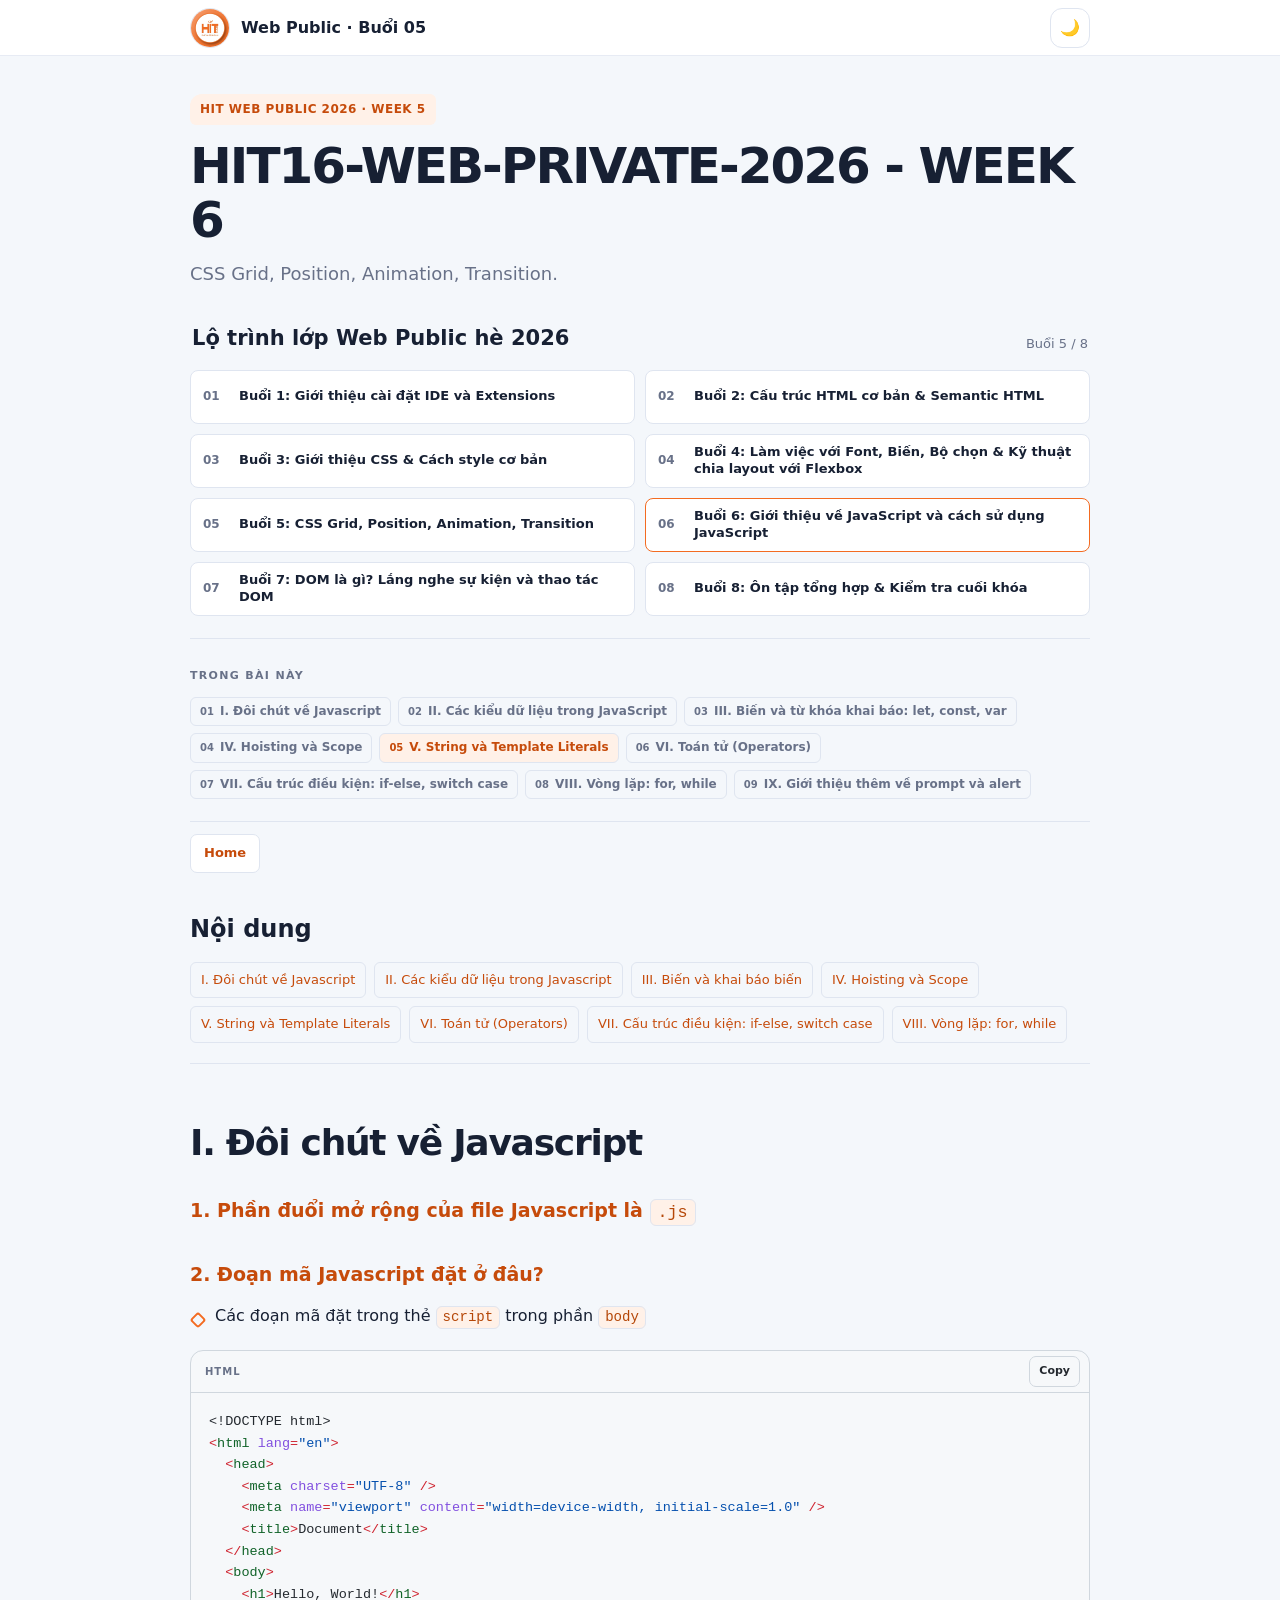
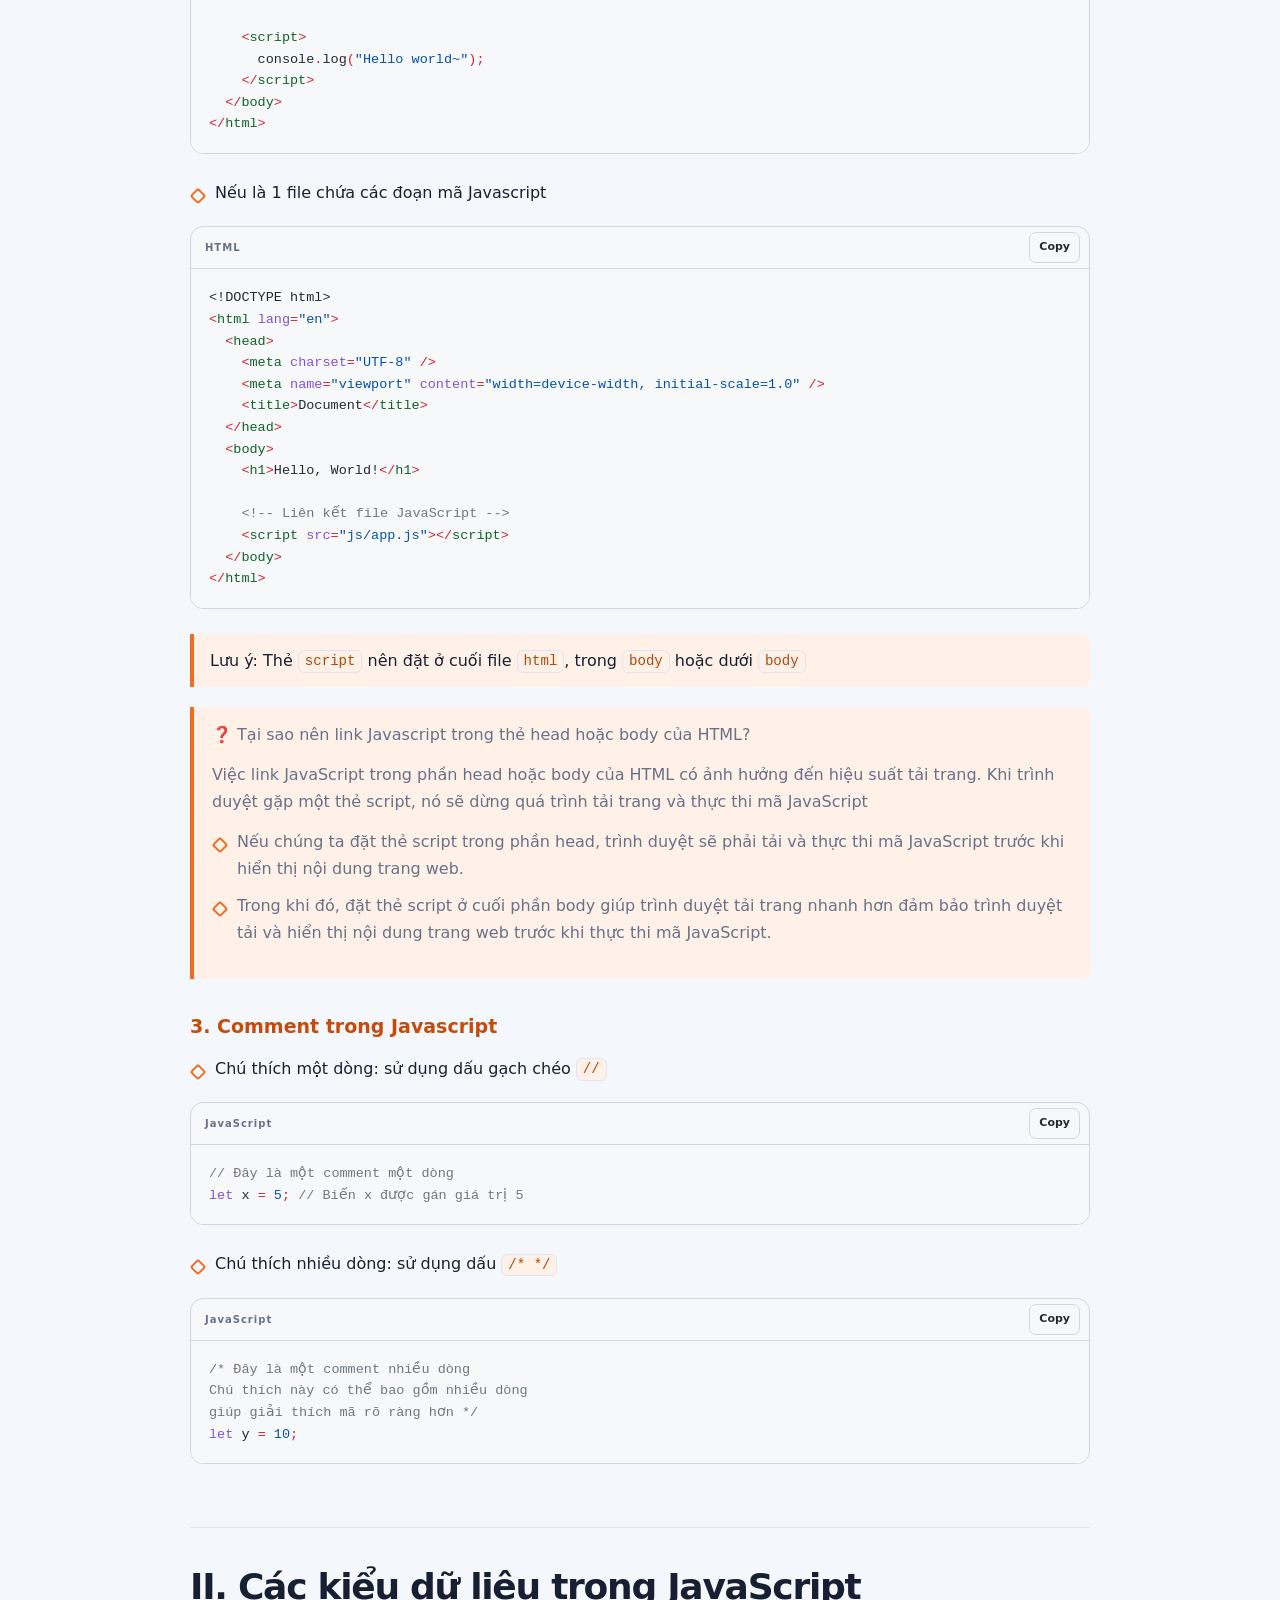
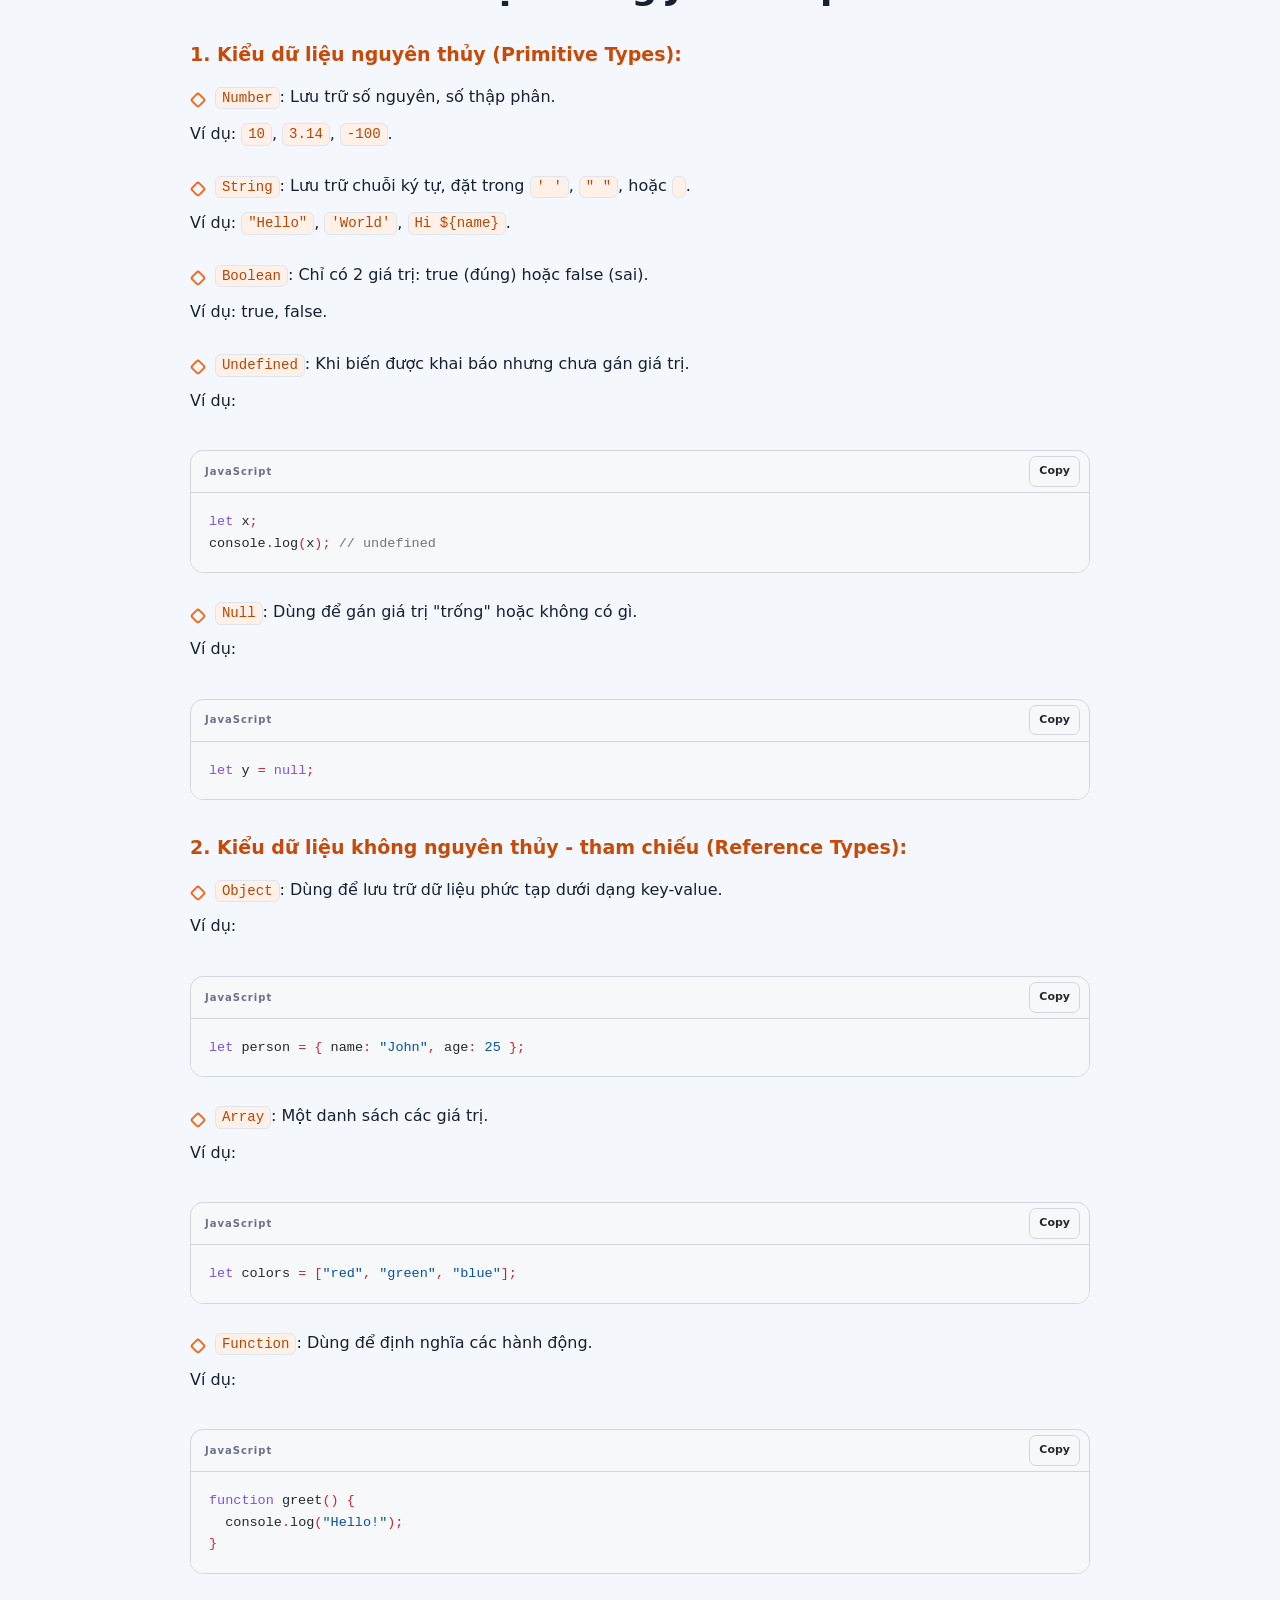
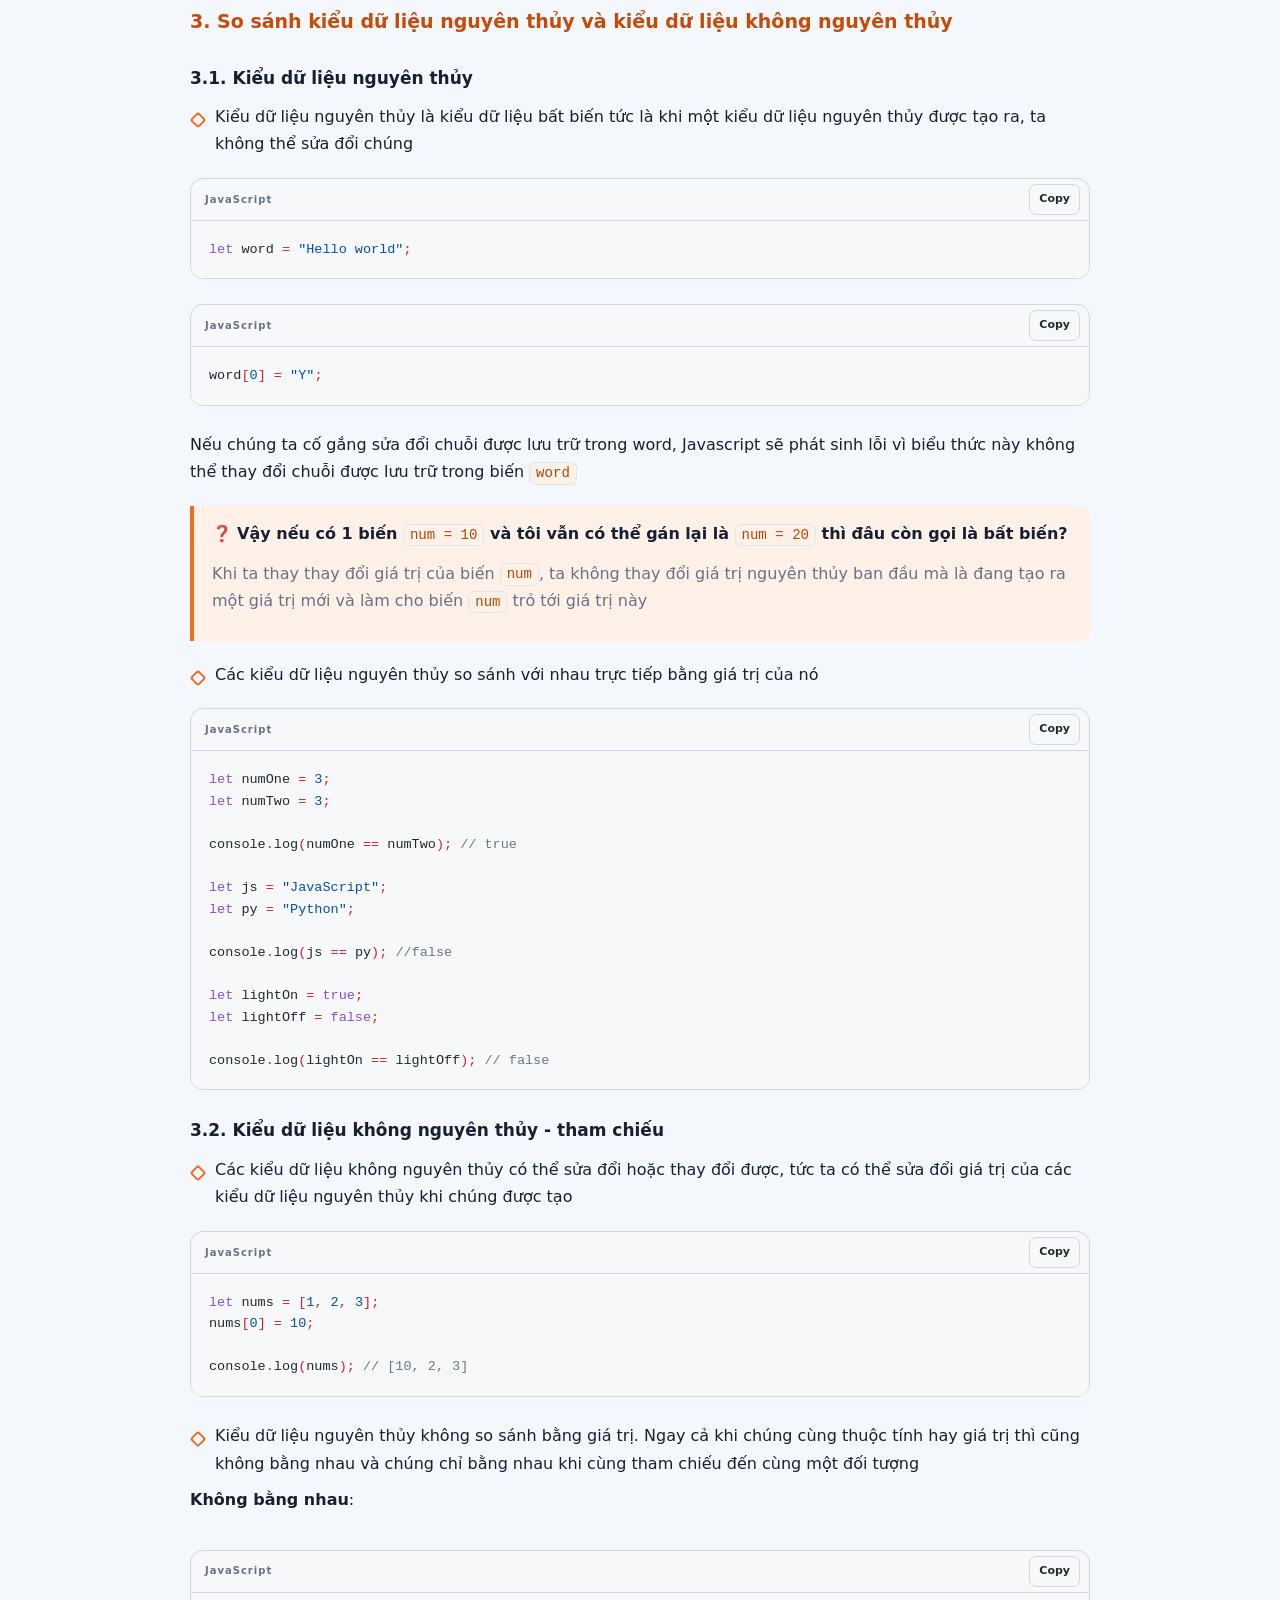
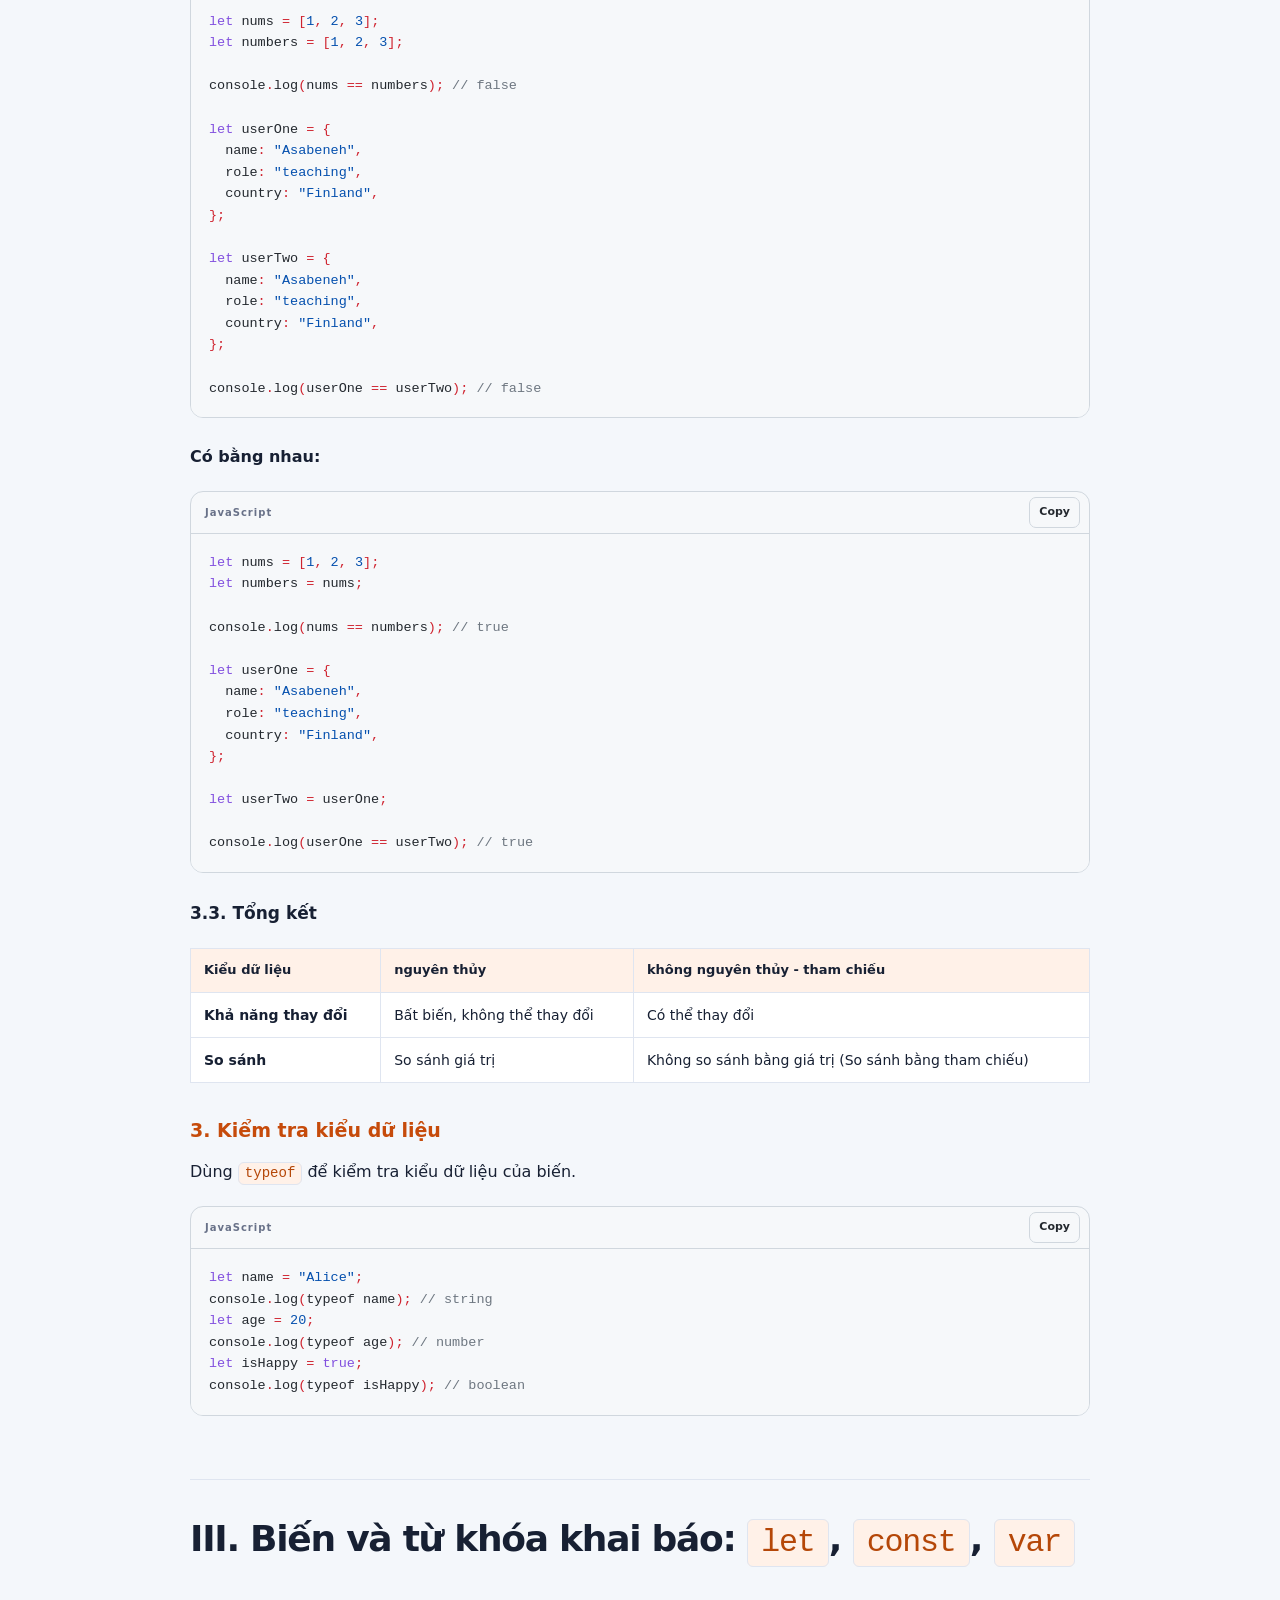
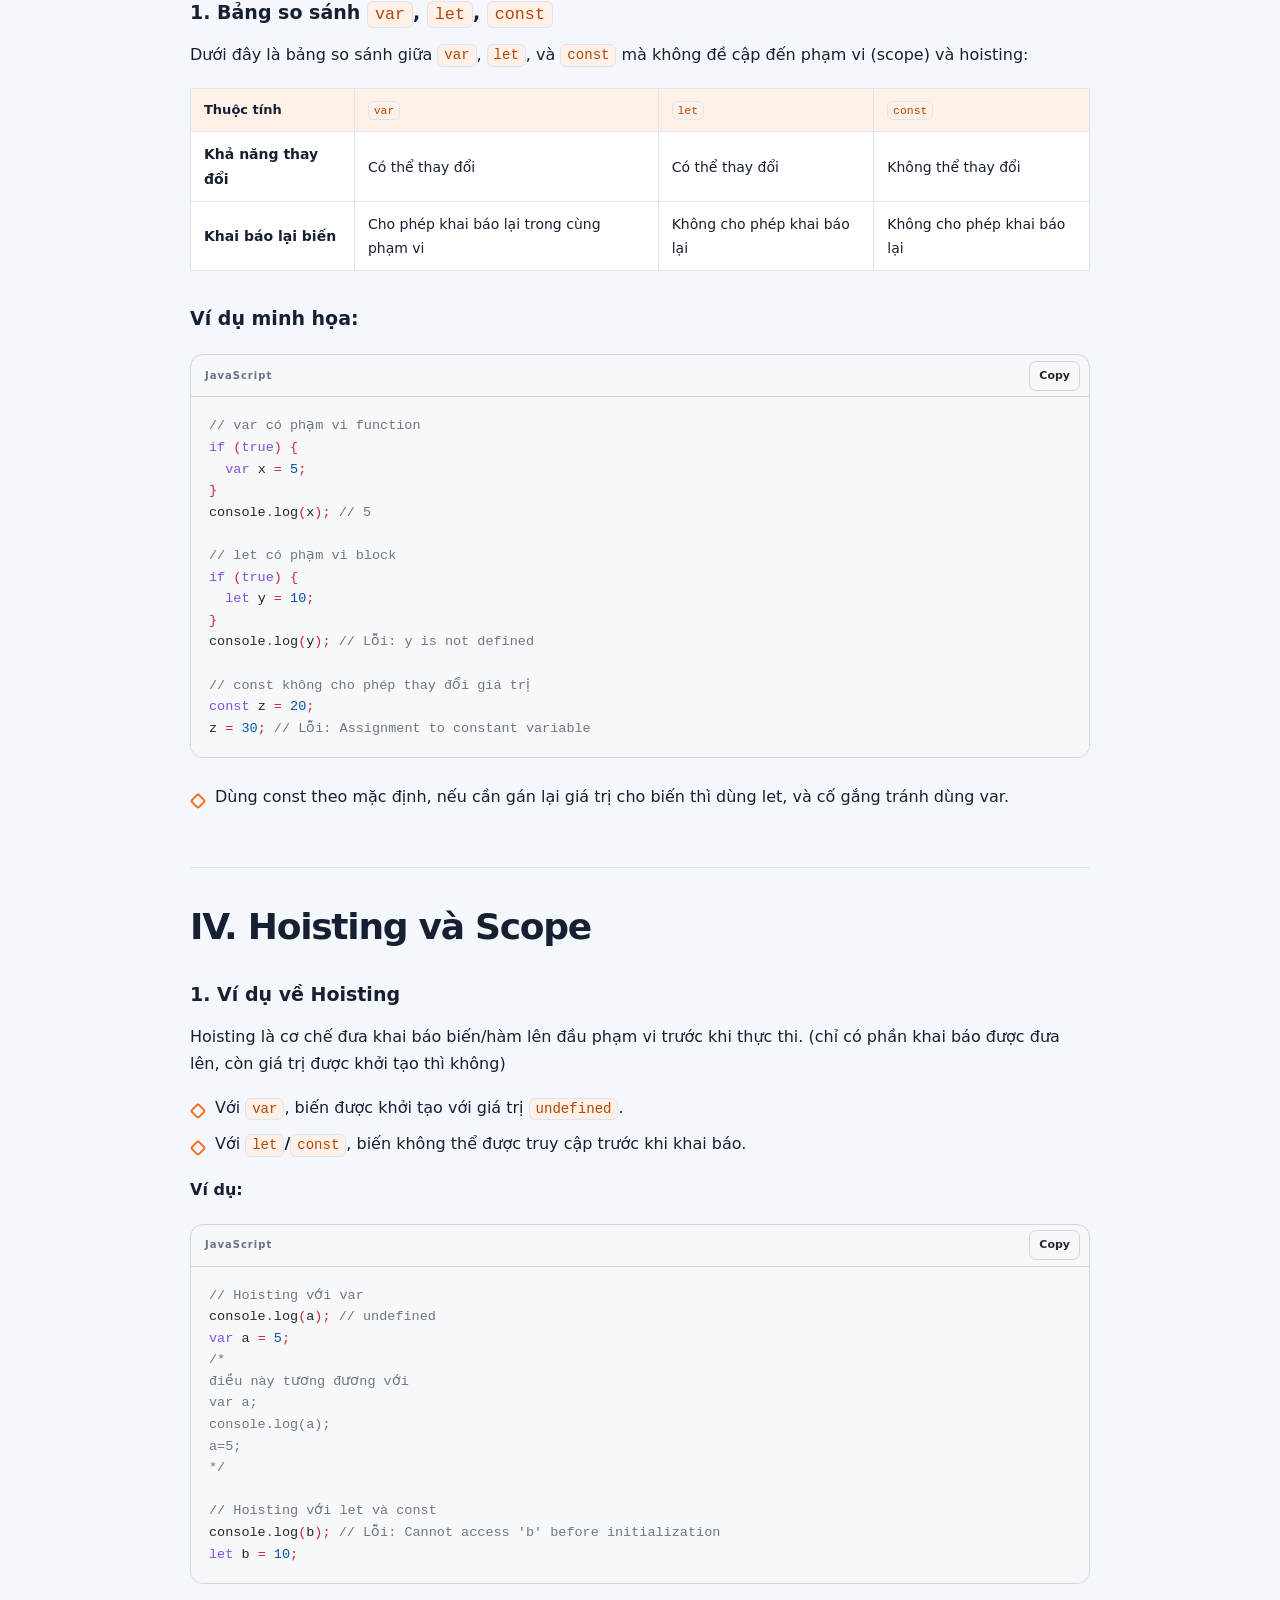
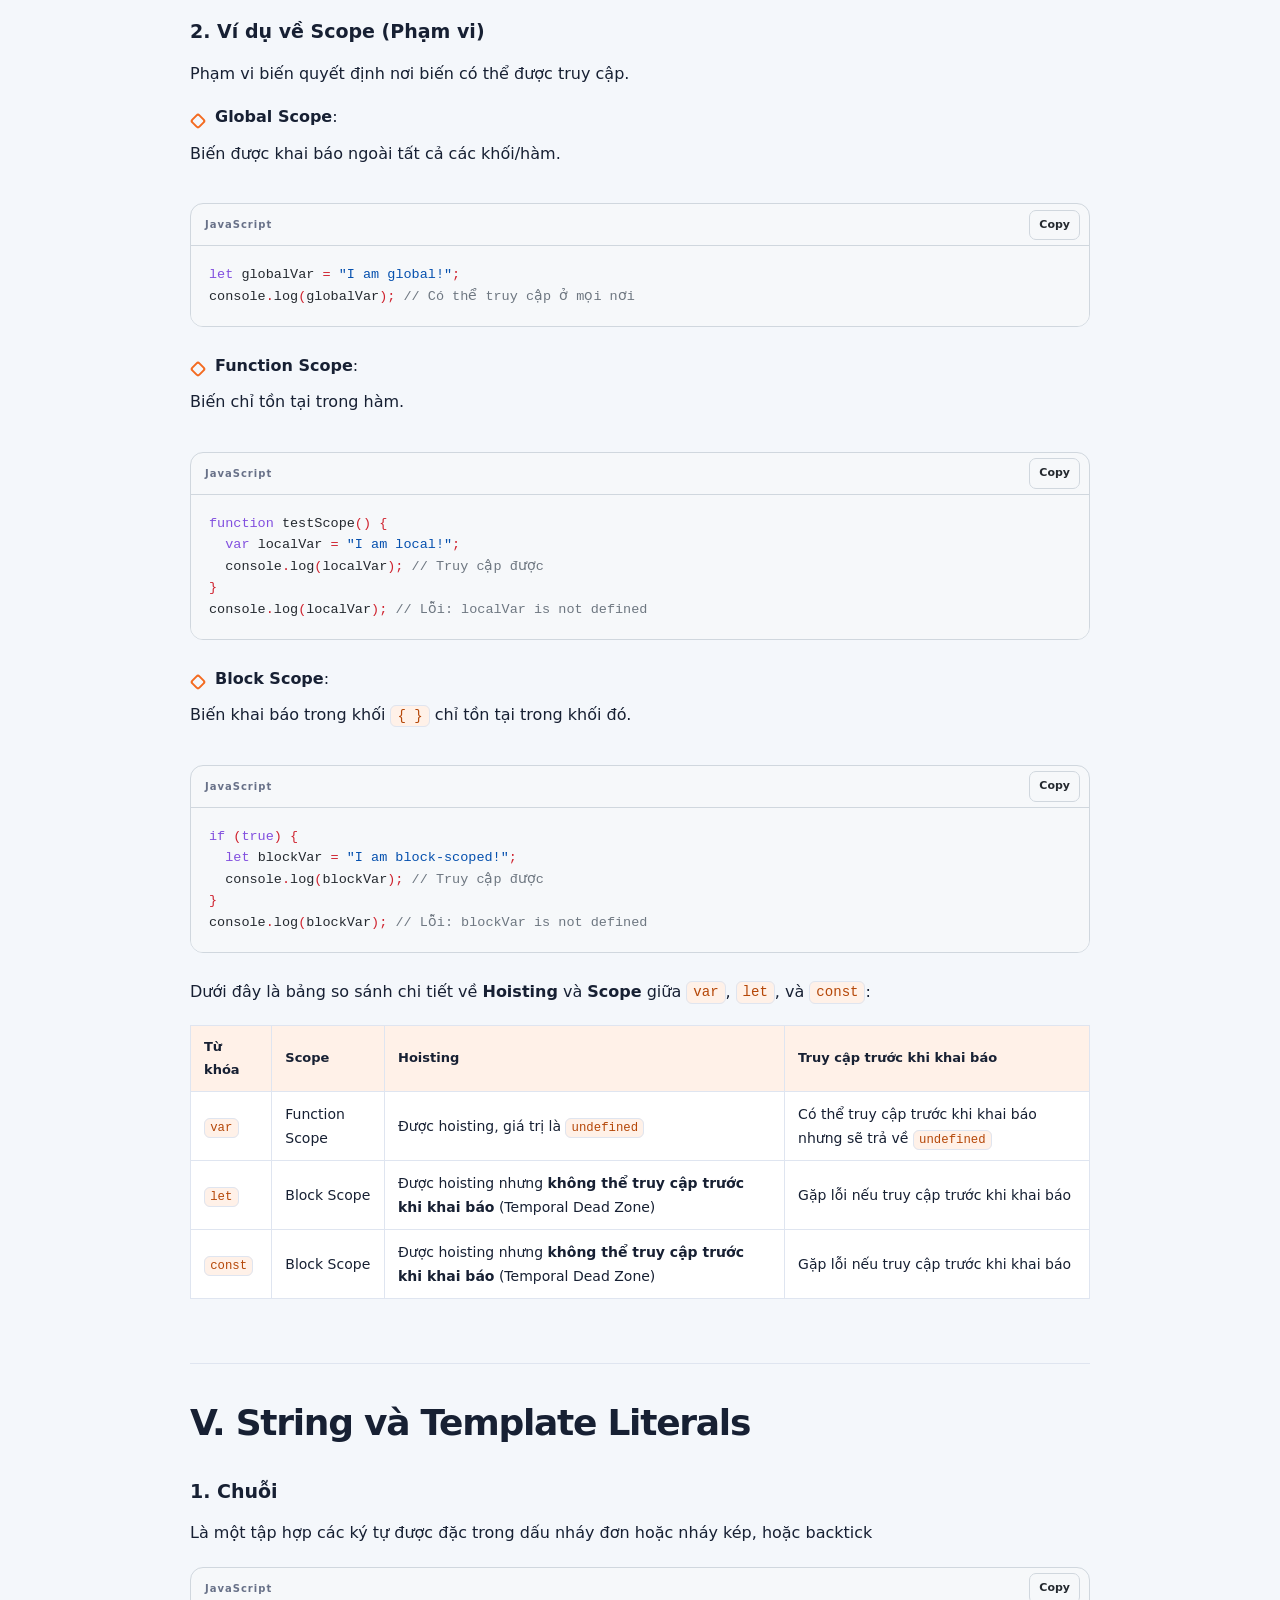
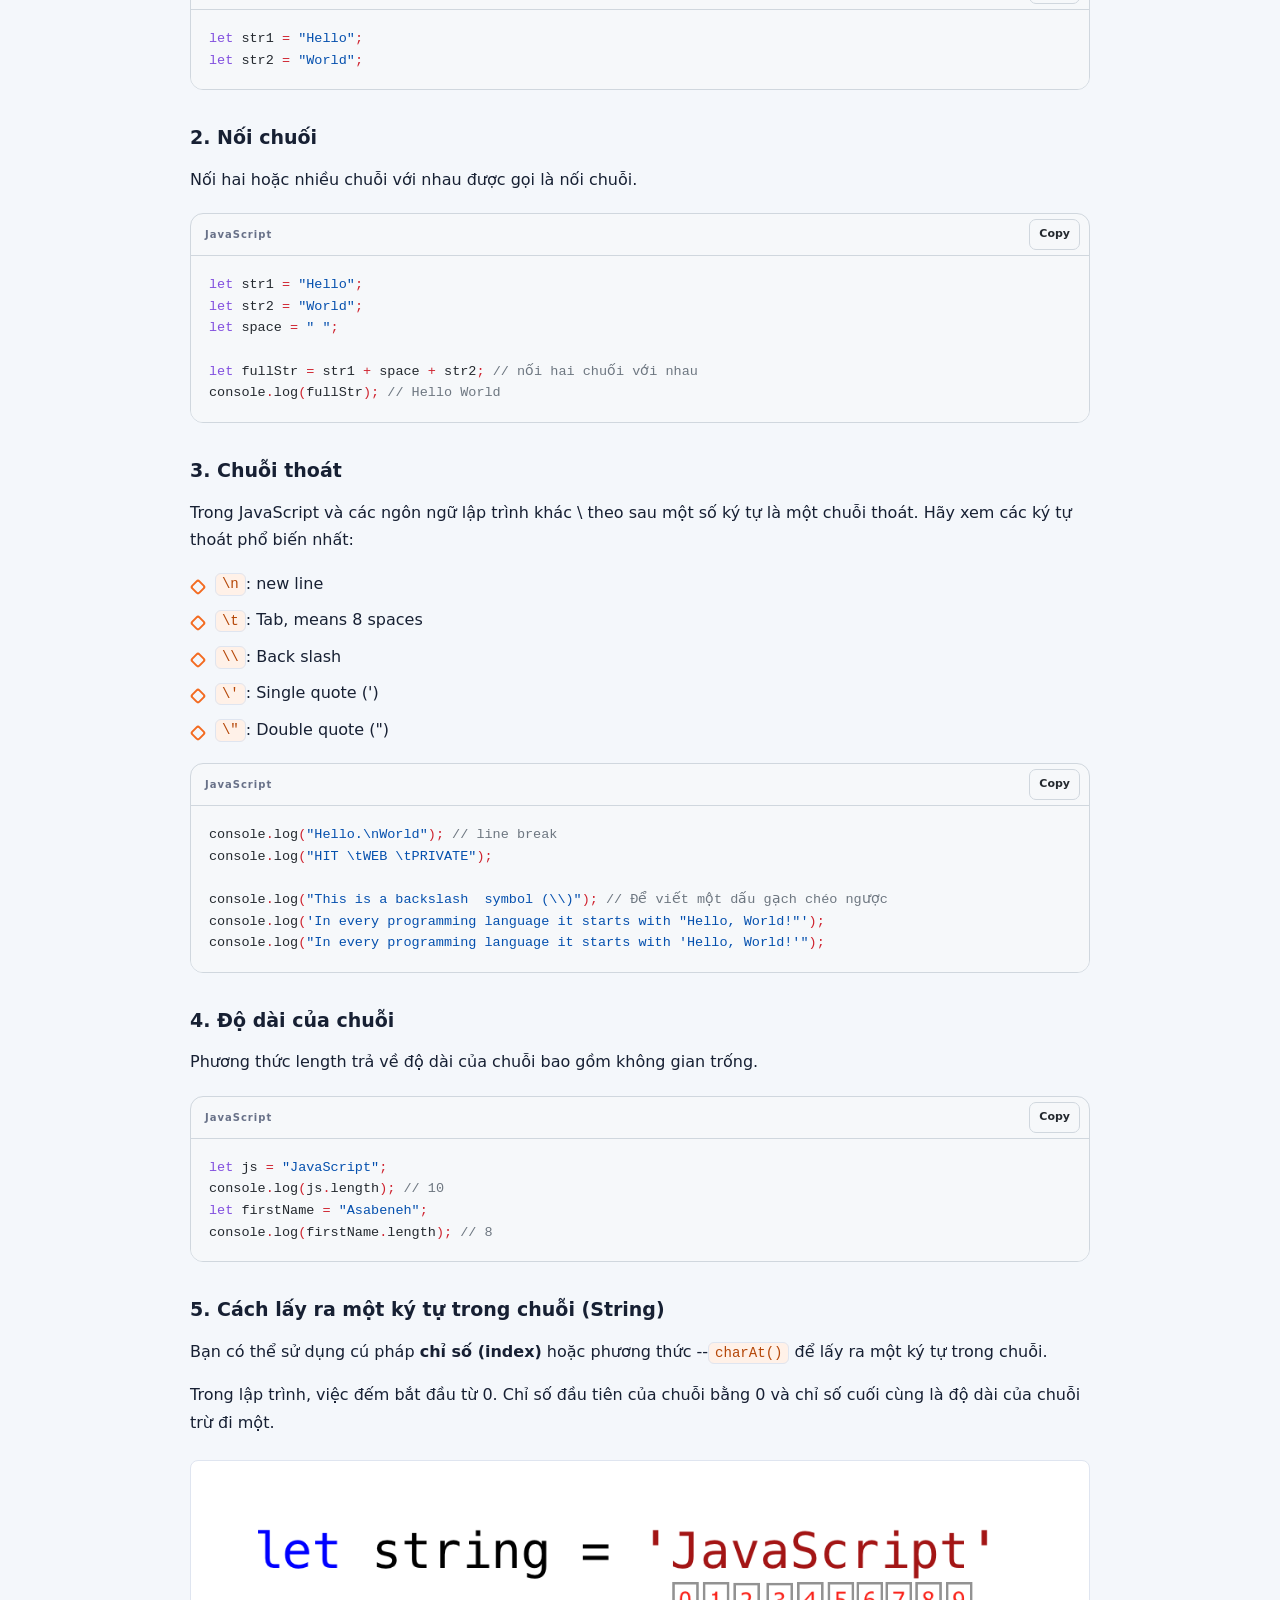
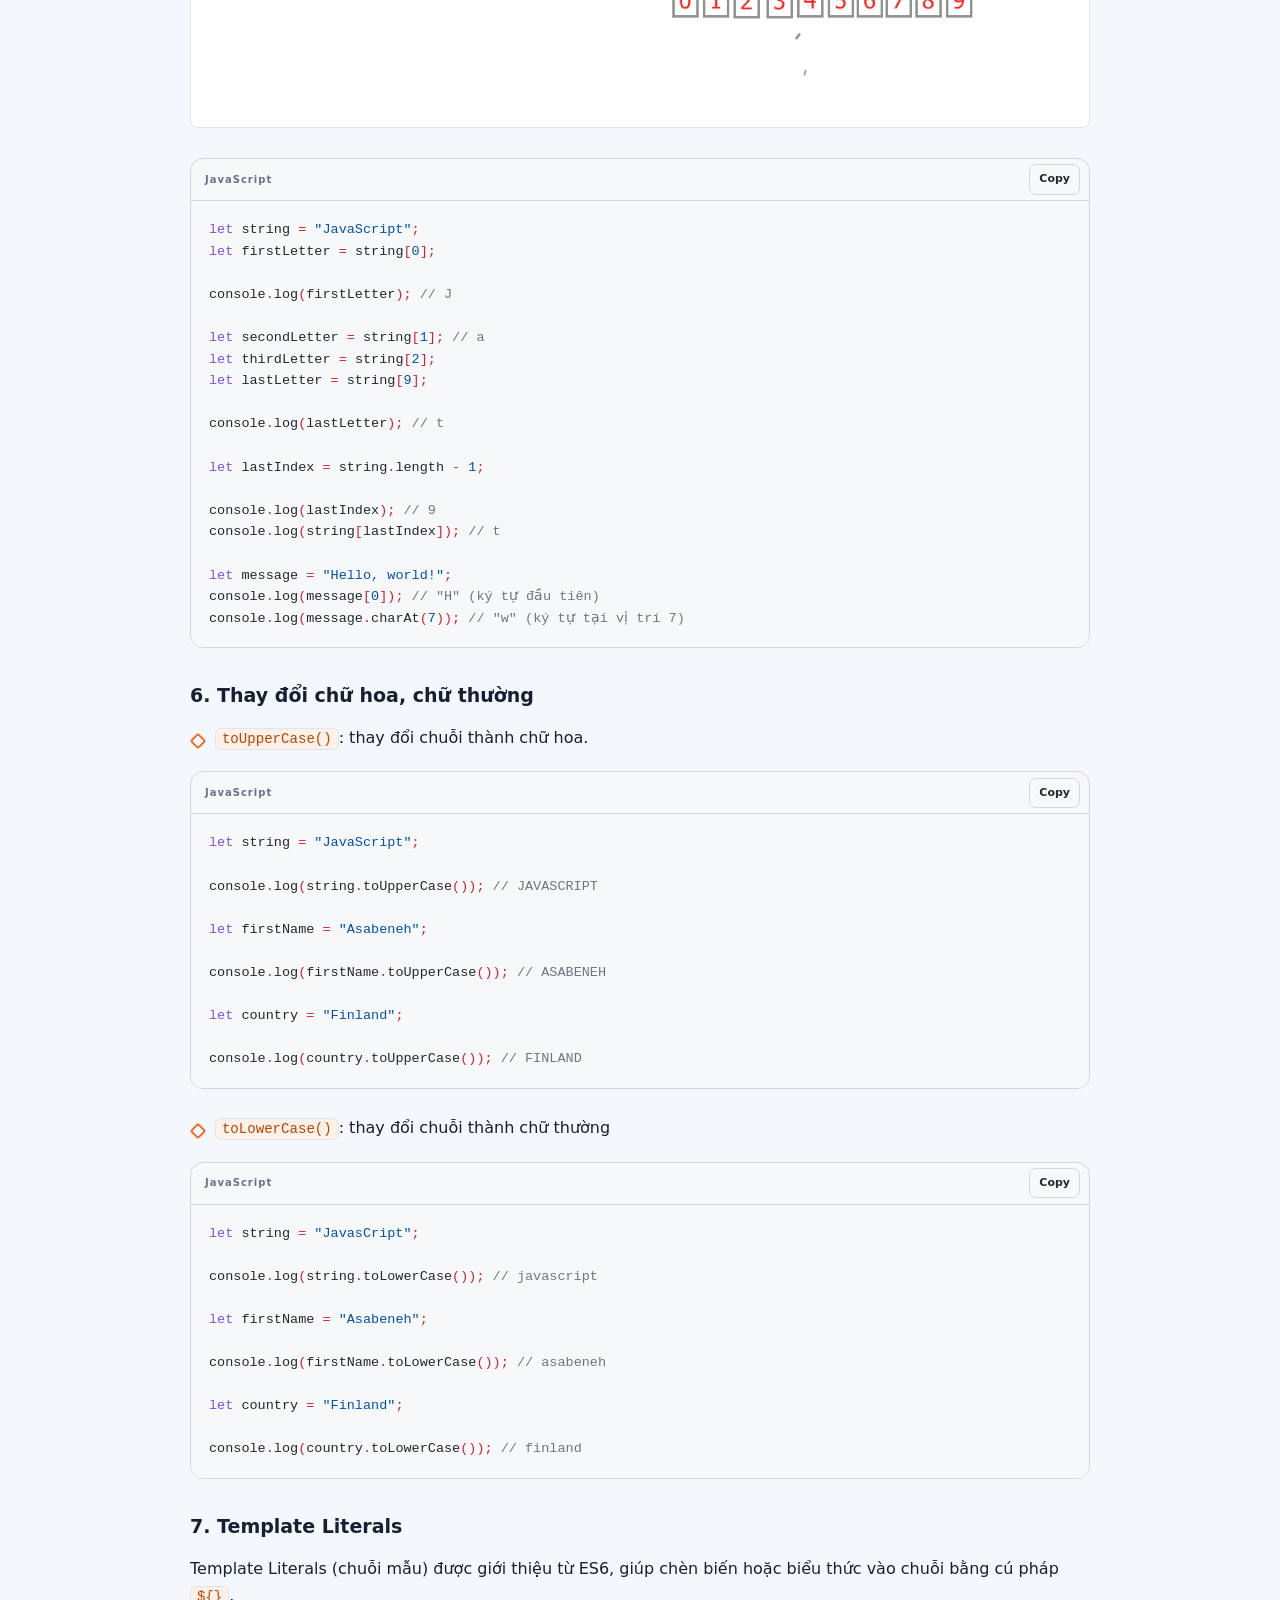
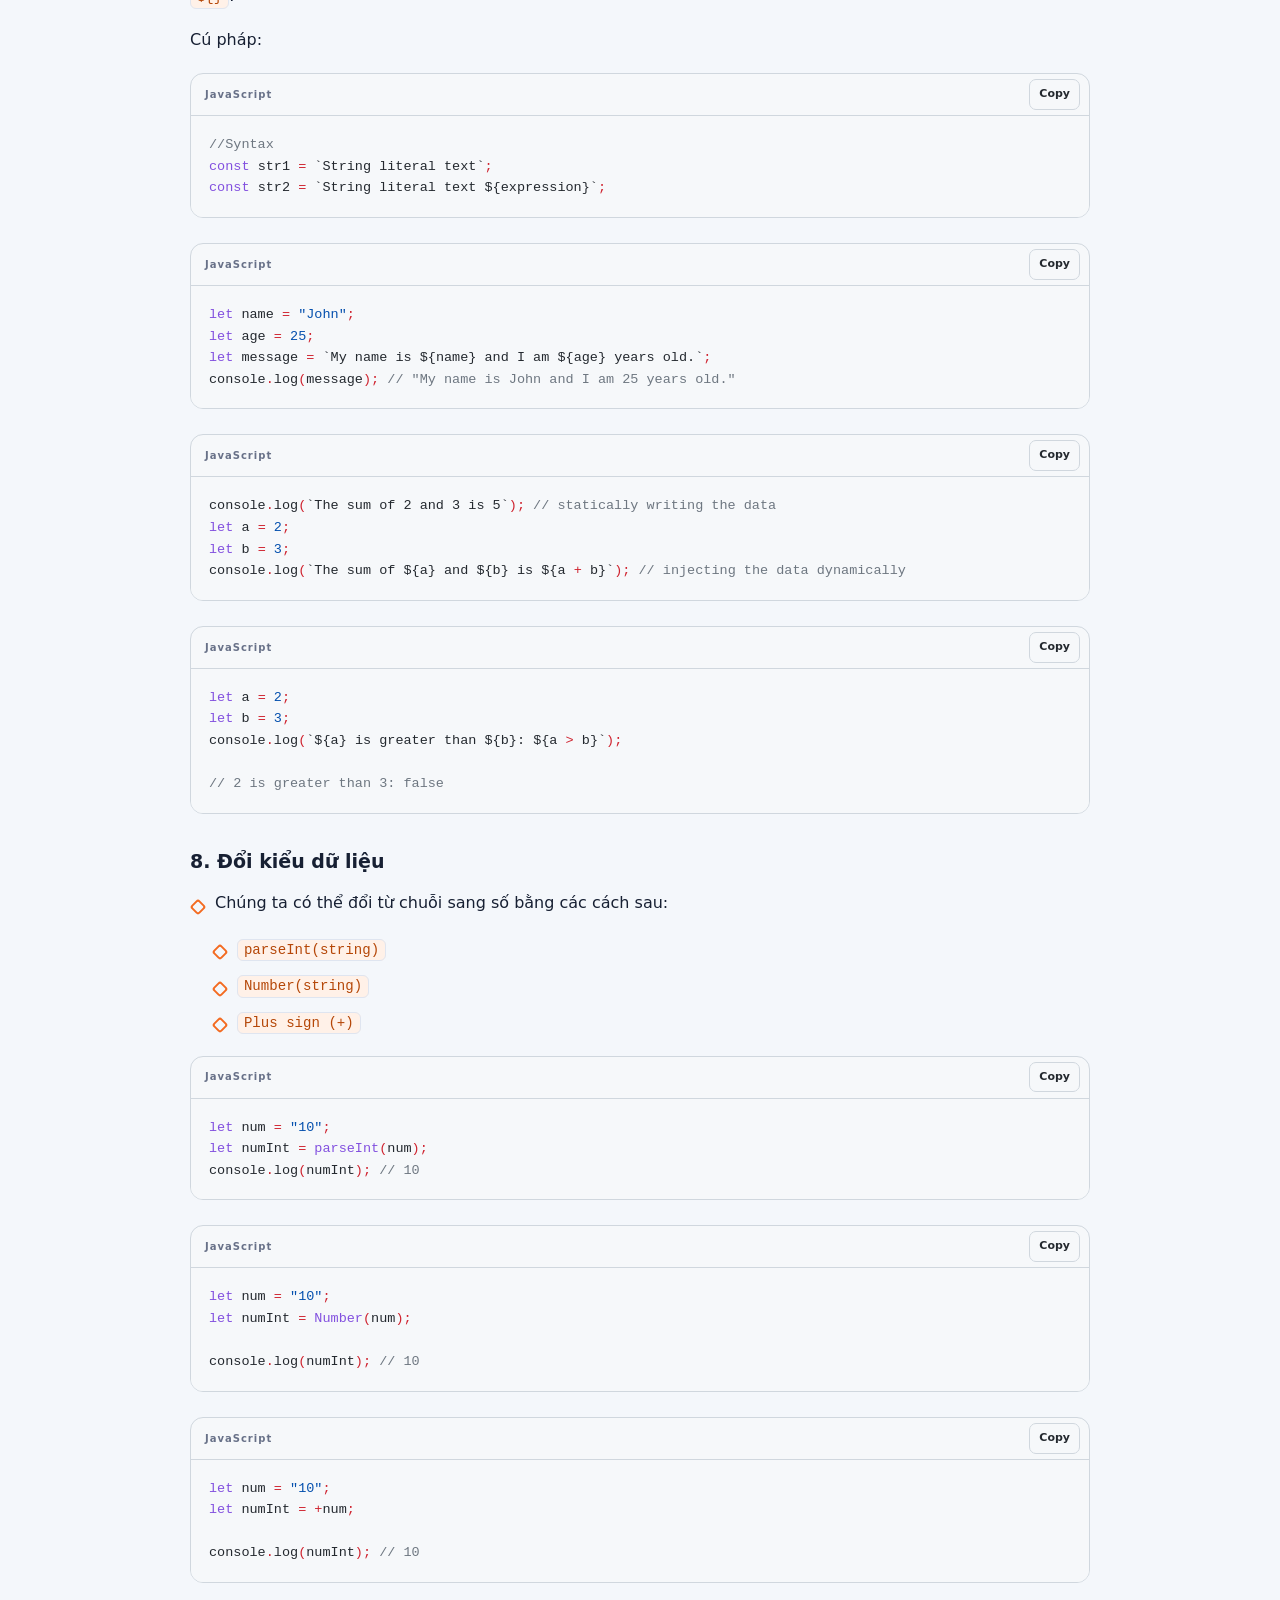
<file: Buoi6/README.html>
<!DOCTYPE html>
<html lang="vi">
<head>
  <meta charset="UTF-8">
  <meta name="viewport" content="width=device-width, initial-scale=1.0">
  <meta name="description" content="Tài liệu Buổi 6 lớp HIT Web Public 2026 về JavaScript và DOM.">
  <title>HIT Web Public 2026 — Buổi 6: JavaScript & DOM</title>
  <style>
    :root {
      color-scheme: light;
      --bg: #f4f7fb;
      --surface: rgba(255, 255, 255, .88);
      --surface-solid: #ffffff;
      --surface-soft: #fff1e8;
      --text: #172033;
      --muted: #687188;
      --line: #dfe5f0;
      --primary: #f36b21;
      --primary-strong: #c64b0b;
      --cyan: #f59e62;
      --pink: #b54708;
      --success: #10b981;
      --shadow: none;
      --code-bg: #f6f8fa;
      --code-line: #d0d7de;
      --code-text: #24292f;
      --code-comment: #6e7781;
      --code-blue: #0550ae;
      --code-purple: #8250df;
      --code-red: #cf222e;
      --code-green: #116329;
    }

    body.dark {
      color-scheme: dark;
      --bg: #090d17;
      --surface: rgba(20, 27, 43, .88);
      --surface-solid: #141b2b;
      --surface-soft: #382317;
      --text: #edf2ff;
      --muted: #a4aec4;
      --line: #2b3550;
      --primary: #ff843f;
      --primary-strong: #ffab7a;
      --cyan: #fdba8c;
      --pink: #ffb27d;
      --success: #34d399;
      --shadow: none;
      --code-bg: #0d1117;
      --code-line: #30363d;
      --code-text: #e6edf3;
      --code-comment: #8b949e;
      --code-blue: #79c0ff;
      --code-purple: #d2a8ff;
      --code-red: #ff7b72;
      --code-green: #7ee787;
    }

    * { box-sizing: border-box; }
    html { scroll-behavior: smooth; scroll-padding-top: 76px; }
    body {
      margin: 0;
      background: var(--bg);
      color: var(--text);
      font-family: Inter, ui-sans-serif, system-ui, -apple-system, BlinkMacSystemFont, "Segoe UI", sans-serif;
      font-size: 16px;
      line-height: 1.72;
      transition: background-color .25s ease, color .25s ease;
    }

    a { color: var(--primary-strong); text-decoration: none; }
    a:hover { text-decoration: underline; }
    button { font: inherit; }
    img { max-width: 100%; }

    .progress {
      position: fixed; inset: 0 auto auto 0; z-index: 100;
      width: 0; height: 4px;
      background: var(--primary);
    }

    .topbar {
      position: sticky; top: 0; z-index: 90;
      display: flex; align-items: center; justify-content: space-between;
      height: 64px; padding: 0 clamp(18px, 4vw, 56px);
      background: var(--surface-solid);
      border-bottom: 1px solid color-mix(in srgb, var(--line) 74%, transparent);
    }
    .brand { display: flex; align-items: center; gap: 11px; color: var(--text); font-weight: 800; }
    .brand:hover { text-decoration: none; }
    .brand-logo {
      display: block;
      width: 40px;
      height: 40px;
      border: 1px solid var(--line);
      border-radius: 50%;
      object-fit: cover;
    }
    .top-actions { display: flex; gap: 9px; }
    .icon-button {
      display: grid; place-items: center; width: 40px; height: 40px;
      border: 1px solid var(--line); border-radius: 12px;
      background: var(--surface); color: var(--text); cursor: pointer;
    }
    .icon-button:hover { border-color: var(--primary); transform: translateY(-1px); }
    .menu-button { display: none; }

    .hero {
      position: relative; isolation: isolate; overflow: hidden;
      width: min(1200px, calc(100% - 32px)); margin: 40px auto 24px;
      padding: clamp(36px, 5vw, 56px);
      border: 1px solid var(--line);
      border-radius: 12px;
      background: var(--surface-solid);
      color: var(--text);
    }
    .hero::before, .hero::after { content: ""; position: absolute; z-index: -1; border-radius: 50%; filter: blur(2px); }
    .hero::before, .hero::after { display: none; }
    .eyebrow { display: inline-flex; padding: 5px 10px; border-radius: 6px; background: var(--surface-soft); color: var(--primary-strong); font-size: 12px; font-weight: 700; letter-spacing: .04em; }
    .eyebrow::before { display: none; }
    .hero h1 { max-width: 780px; margin: 20px 0 14px; font-size: clamp(36px, 6vw, 58px); line-height: 1.08; letter-spacing: -.04em; }
    .hero h1 span { color: var(--primary-strong); }
    .hero p { max-width: 680px; margin: 0; color: var(--muted); font-size: clamp(16px, 2vw, 18px); }
    .hero-meta { display: flex; flex-wrap: wrap; gap: 12px; margin-top: 30px; }
    .hero-meta span { padding: 6px 10px; border: 1px solid var(--line); border-radius: 6px; background: var(--bg); color: var(--muted); font-size: 12px; font-weight: 650; }
    .css-orbit { display: none; }

    .roadmap { width: min(1200px, calc(100% - 32px)); margin: 0 auto 30px; }
    .roadmap-head { display: flex; align-items: end; justify-content: space-between; margin: 30px 2px 14px; }
    .roadmap-head h2 { margin: 0; font-size: 21px; }
    .roadmap-head span { color: var(--muted); font-size: 13px; }
    .roadmap-grid { display: grid; grid-template-columns: repeat(4, 1fr); gap: 10px; }
    .roadmap-card { display: flex; align-items: center; gap: 11px; min-height: 64px; padding: 11px; border: 1px solid var(--line); border-radius: 8px; background: var(--surface); color: var(--text); }
    a.roadmap-card:hover { border-color: var(--primary); text-decoration: none; }
    .roadmap-card span { display: grid; place-items: center; flex: 0 0 34px; height: 34px; border-radius: 6px; background: var(--surface-soft); color: var(--primary); font-size: 12px; font-weight: 900; }
    .roadmap-card strong { font-size: 13px; line-height: 1.3; }
    .roadmap-card.is-active { border-color: var(--primary); background: var(--surface-soft); color: var(--text); }
    .roadmap-card.is-active span { background: var(--primary); color: white; }

    .layout { display: grid; grid-template-columns: 250px minmax(0, 850px); gap: 32px; justify-content: center; width: min(1200px, calc(100% - 32px)); margin: 0 auto 80px; align-items: start; }
    .sidebar { position: sticky; top: 84px; padding: 18px; border: 1px solid var(--line); border-radius: 10px; background: var(--surface-solid); }
    .sidebar-title { margin: 0 0 11px; color: var(--muted); font-size: 11px; font-weight: 800; letter-spacing: .12em; text-transform: uppercase; }
    .sidebar nav { display: grid; gap: 4px; }
    .sidebar nav a { display: grid; grid-template-columns: 28px 1fr; gap: 8px; align-items: center; padding: 9px 10px; border-radius: 10px; color: var(--muted); font-size: 13px; font-weight: 650; line-height: 1.3; }
    .sidebar nav a:hover, .sidebar nav a.active { background: var(--surface-soft); color: var(--primary-strong); text-decoration: none; }
    .sidebar nav a span { font-size: 10px; font-weight: 900; }

    .content { min-width: 0; }
    .lesson-section { margin-bottom: 20px; padding: clamp(24px, 4vw, 36px); border: 1px solid var(--line); border-radius: 10px; background: var(--surface-solid); }
    .section-label { display: inline-flex; color: var(--primary-strong); font-size: 11px; font-weight: 850; letter-spacing: .08em; text-transform: uppercase; }
    .lesson-section h2 { margin: 12px 0 25px; font-size: clamp(28px, 4vw, 42px); line-height: 1.15; letter-spacing: -.035em; }
    .lesson-section h3 { margin: 38px 0 13px; padding-left: 14px; border-left: 4px solid var(--primary); font-size: 23px; line-height: 1.3; }
    .lesson-section h4 { margin: 31px 0 12px; color: var(--primary-strong); font-size: 19px; }
    .lesson-section h5 { margin: 26px 0 10px; font-size: 17px; }
    .lesson-section p { margin: 0 0 16px; }
    .lesson-section strong { color: var(--text); }
    .lesson-section code:not(pre code) { padding: .16em .42em; border: 1px solid var(--line); border-radius: 6px; background: var(--surface-soft); color: var(--pink); font: .88em/1.4 ui-monospace, SFMono-Regular, Menlo, Consolas, monospace; }
    .soft-rule { height: 1px; margin: 30px 0; border: 0; background: var(--line); }

    .lesson-list { display: grid; gap: 9px; margin: 0 0 18px; padding: 0; list-style: none; }
    .lesson-list li { position: relative; padding-left: 25px; }
    .lesson-list li::before { content: ""; position: absolute; left: 2px; top: .7em; width: 8px; height: 8px; border: 2px solid var(--primary); border-radius: 3px; transform: rotate(45deg); }
    .lesson-list li.depth-1 { margin-left: 22px; color: var(--muted); }
    .lesson-list li.depth-2, .lesson-list li.depth-3 { margin-left: 44px; color: var(--muted); }

    .lesson-figure { margin: 24px 0 30px; padding: 10px; border: 1px solid var(--line); border-radius: 8px; background: var(--surface-solid); text-align: center; }
    .lesson-figure img { display: block; width: auto; max-height: 580px; margin: auto; border-radius: 4px; }

    .code-shell { overflow: hidden; margin: 20px 0 25px; border: 1px solid var(--code-line); border-radius: 13px; background: var(--code-bg); }
    .code-toolbar { display: flex; align-items: center; justify-content: space-between; height: 42px; padding: 0 9px 0 14px; border-bottom: 1px solid var(--code-line); color: var(--muted); font-size: 10px; font-weight: 800; letter-spacing: .1em; }
    .copy-button { padding: 5px 9px; border: 1px solid var(--code-line); border-radius: 7px; background: transparent; color: var(--code-text); cursor: pointer; font-size: 11px; letter-spacing: 0; }
    .copy-button:hover { background: color-mix(in srgb, var(--code-text) 7%, transparent); }
    .code-shell pre { margin: 0; padding: 18px; overflow: auto; background: var(--code-bg); color: var(--code-text); font: 13.5px/1.6 ui-monospace, SFMono-Regular, Menlo, Consolas, monospace; tab-size: 2; }
    .code-shell code { font: inherit; }
    .tok-c, .tok-c1, .tok-cm { color: var(--code-comment); font-style: normal; }
    .tok-nt, .tok-nn, .tok-nc { color: var(--code-green); }
    .tok-na, .tok-k, .tok-kc, .tok-kd, .tok-kn { color: var(--code-purple); }
    .tok-s, .tok-s1, .tok-s2, .tok-sa { color: var(--code-blue); }
    .tok-m, .tok-mi, .tok-mf, .tok-mh { color: var(--code-blue); }
    .tok-o, .tok-p { color: var(--code-red); }
    .tok-nb, .tok-nf { color: var(--code-purple); }

    .reveal, .reveal.visible { opacity: 1; transform: none; }

    .footer { padding: 20px 20px 55px; color: var(--muted); text-align: center; font-size: 13px; }

    /* Bố cục tài liệu đơn giản */
    .progress { display: none; }

    .topbar {
      position: static;
      height: 56px;
      padding: 0 max(20px, calc((100% - 900px) / 2));
    }

    .hero {
      width: min(900px, calc(100% - 32px));
      margin: 38px auto 20px;
      padding: 0;
      border: 0;
      background: transparent;
    }

    .hero h1 {
      max-width: none;
      margin: 14px 0 12px;
      font-size: clamp(34px, 6vw, 50px);
    }

    .hero p { max-width: 760px; }
    .hero-meta { display: none; }

    .roadmap {
      width: min(900px, calc(100% - 32px));
      margin-bottom: 28px;
      padding-bottom: 22px;
      border-bottom: 1px solid var(--line);
    }

    .roadmap-grid {
      grid-template-columns: repeat(2, 1fr);
      gap: 10px;
    }

    .roadmap-card,
    .roadmap-card.is-active {
      min-height: 54px;
      padding: 9px 12px;
      border: 1px solid var(--line);
      border-radius: 8px;
      background: var(--surface-solid);
      color: var(--text);
    }

    .roadmap-card.is-active {
      border-color: var(--primary);
    }

    .roadmap-card span,
    .roadmap-card.is-active span {
      display: inline;
      flex: 0 0 25px;
      height: auto;
      border-radius: 0;
      background: transparent;
      color: var(--muted);
    }

    .layout {
      display: block;
      width: min(900px, calc(100% - 32px));
      margin-bottom: 60px;
    }

    .sidebar {
      position: static;
      margin-bottom: 12px;
      padding: 0 0 22px;
      border: 0;
      border-bottom: 1px solid var(--line);
      border-radius: 0;
      background: transparent;
    }

    .sidebar nav {
      display: flex;
      flex-wrap: wrap;
      gap: 7px;
    }

    .sidebar nav a {
      display: inline-flex;
      gap: 6px;
      padding: 6px 9px;
      border: 1px solid var(--line);
      border-radius: 6px;
      font-size: 12px;
    }

    .lesson-section {
      margin: 0;
      padding: 38px 0;
      border: 0;
      border-bottom: 1px solid var(--line);
      border-radius: 0;
      background: transparent;
    }

    .section-label { display: none; }
    .lesson-section h2 { margin-top: 0; font-size: clamp(27px, 4vw, 36px); }

    .table-wrap { overflow-x: auto; margin: 20px 0 26px; }
    .table-wrap table { width: 100%; border-collapse: collapse; background: var(--surface-solid); }
    .table-wrap th, .table-wrap td { padding: 10px 13px; border: 1px solid var(--line); text-align: left; }
    .table-wrap th { background: var(--surface-soft); color: var(--text); font-size: 13px; }
    .table-wrap td { font-size: 14px; }
    .lesson-list.ordered { padding-left: 28px; list-style: decimal; }
    .lesson-list.ordered li { padding-left: 5px; }
    .lesson-list.ordered li::before { display: none; }

    @media (max-width: 1000px) {
      .css-orbit { display: none; }
      .layout { display: block; }
      .sidebar { position: static; display: block; max-height: none; overflow: visible; }
      .menu-button { display: none; }
    }

    @media (max-width: 620px) {
      .hero { margin-top: 24px; padding: 0; border-radius: 0; }
      .hero h1 { font-size: 43px; }
      .roadmap-grid { grid-template-columns: 1fr; }
      .roadmap-card:nth-child(n+5) { display: flex; }
      .lesson-section { padding: 30px 0; border-radius: 0; }
      .lesson-section h2 { font-size: 29px; }
      .lesson-list li.depth-1 { margin-left: 10px; }
      .lesson-list li.depth-2, .lesson-list li.depth-3 { margin-left: 20px; }
      .topbar { padding-inline: 14px; }
      .brand-text { display: none; }
    }

    @media (prefers-reduced-motion: reduce) {
      html { scroll-behavior: auto; }
      *, *::before, *::after { animation: none !important; transition: none !important; }
      .reveal { opacity: 1; transform: none; }
    }

    .source-outline { margin-bottom: 20px; padding: 20px 0; border-bottom: 1px solid var(--line); }
    .source-outline h2 { margin: 0 0 12px; font-size: 24px; }
    .lesson-preface { margin-bottom: 20px; padding-bottom: 20px; border-bottom: 1px solid var(--line); }
    .outline-links { display: flex; flex-wrap: wrap; gap: 8px; }
    .outline-links a { padding: 6px 10px; border: 1px solid var(--line); border-radius: 6px; font-size: 13px; }
    .table-wrap { overflow-x: auto; margin: 20px 0 26px; }
    .table-wrap table { width: 100%; border-collapse: collapse; background: var(--surface-solid); }
    .table-wrap th, .table-wrap td { padding: 10px 13px; border: 1px solid var(--line); text-align: left; }
    .table-wrap th { background: var(--surface-soft); color: var(--text); font-size: 13px; }
    .table-wrap td { font-size: 14px; }
    .lesson-list.ordered { padding-left: 28px; list-style: decimal; }
    .lesson-list.ordered li { padding-left: 5px; }
    .lesson-list.ordered li::before { display: none; }

    .home-link { margin-bottom: 16px; }
    .home-link a { display: inline-flex; padding: 7px 13px; border: 1px solid var(--line); border-radius: 7px; background: var(--surface-solid); font-size: 13px; font-weight: 700; }
    .source-outline { margin-bottom: 20px; padding: 20px 0; border-bottom: 1px solid var(--line); }
    .source-outline h2 { margin: 0 0 12px; font-size: 24px; }
    .lesson-section blockquote { margin: 20px 0; padding: 14px 18px; border-left: 4px solid var(--primary); border-radius: 0 8px 8px 0; background: var(--surface-soft); color: var(--muted); }
    .lesson-section blockquote p { margin-bottom: 12px; }
    .callout { margin: 20px 0; padding: 13px 16px; border-left: 4px solid var(--primary); border-radius: 0 8px 8px 0; background: var(--surface-soft); color: var(--text); }
    .outline-links { display: flex; flex-wrap: wrap; gap: 8px; }
    .outline-links a { padding: 6px 10px; border: 1px solid var(--line); border-radius: 6px; font-size: 13px; }
    .table-wrap { overflow-x: auto; margin: 20px 0 26px; }
    .table-wrap table { width: 100%; border-collapse: collapse; background: var(--surface-solid); }
    .table-wrap th, .table-wrap td { padding: 10px 13px; border: 1px solid var(--line); text-align: left; }
    .table-wrap th { background: var(--surface-soft); color: var(--text); font-size: 13px; }
    .table-wrap td { font-size: 14px; }
    .lesson-list.ordered { padding-left: 28px; list-style: decimal; }
    .lesson-list.ordered li { padding-left: 5px; }
    .lesson-list.ordered li::before { display: none; }
  </style>
</head>
<body id="top">
  <div class="progress" aria-hidden="true"></div>
  <header class="topbar">
    <a class="brand" href="#top"><img class="brand-logo" src="../Buoi3/image/logoCLB.jpg" alt="Logo HIT Club"><span class="brand-text">Web Public · Buổi 05</span></a>
    <div class="top-actions">
      <button class="icon-button menu-button" type="button" aria-label="Mở mục lục" title="Mục lục">☰</button>
      <button class="icon-button theme-button" type="button" aria-label="Đổi giao diện" title="Đổi giao diện">🌙</button>
    </div>
  </header>

  <section class="hero">
    <div class="eyebrow">HIT WEB PUBLIC 2026 · WEEK 5</div>
    <h1>HIT16-WEB-PRIVATE-2026 - WEEK 6</h1>
    <p>CSS Grid, Position, Animation, Transition.</p>
    <div class="hero-meta"><span>Buổi 6</span><span>JavaScript</span><span>Light &amp; Dark UI</span></div>
    <div class="css-orbit" aria-hidden="true">{ }</div>
  </section>

  <section class="roadmap" aria-labelledby="roadmap-title">
    <div class="roadmap-head"><h2 id="roadmap-title">Lộ trình lớp Web Public hè 2026</h2><span>Buổi 5 / 8</span></div>
    <div class="roadmap-grid">
<a class="roadmap-card" href="../Buoi1/README.html"><span>01</span><strong>Buổi 1: Giới thiệu cài đặt IDE và Extensions</strong></a>
<a class="roadmap-card" href="../Buoi2/README.html"><span>02</span><strong>Buổi 2: Cấu trúc HTML cơ bản &amp; Semantic HTML</strong></a>
<a class="roadmap-card" href="../Buoi3/README.html"><span>03</span><strong>Buổi 3: Giới thiệu CSS &amp; Cách style cơ bản</strong></a>
<a class="roadmap-card" href="../Buoi4/README.html"><span>04</span><strong>Buổi 4: Làm việc với Font, Biến, Bộ chọn &amp; Kỹ thuật chia layout với Flexbox</strong></a>
<a class="roadmap-card" href="../Buoi5/README.html"><span>05</span><strong>Buổi 5: CSS Grid, Position, Animation, Transition</strong></a>
<a class="roadmap-card is-active" href="#i-đôi-chút-về-javascript"><span>06</span><strong>Buổi 6: Giới thiệu về JavaScript và cách sử dụng JavaScript</strong></a>
<a class="roadmap-card" href="../Buoi7/README.html"><span>07</span><strong>Buổi 7: DOM là gì? Lắng nghe sự kiện và thao tác DOM</strong></a>
<div class="roadmap-card"><span>08</span><strong>Buổi 8: Ôn tập tổng hợp &amp; Kiểm tra cuối khóa</strong></div>
    </div>
  </section>

  <div class="layout">
    <aside class="sidebar">
      <p class="sidebar-title">Trong bài này</p>
      <nav><a href="#i-đôi-chút-về-javascript"><span>01</span>I. Đôi chút về Javascript</a>
<a href="#ii-các-kiểu-dữ-liệu-trong-javascript"><span>02</span>II. Các kiểu dữ liệu trong JavaScript</a>
<a href="#iii-biến-và-từ-khóa-khai-báo-let-const-var"><span>03</span>III. Biến và từ khóa khai báo: let, const, var</a>
<a href="#iv-hoisting-và-scope"><span>04</span>IV. Hoisting và Scope</a>
<a href="#v-string-và-template-literals"><span>05</span>V. String và Template Literals</a>
<a href="#vi-toán-tử-operators"><span>06</span>VI. Toán tử (Operators)</a>
<a href="#vii-cấu-trúc-điều-kiện-if-else-switch-case"><span>07</span>VII. Cấu trúc điều kiện: if-else, switch case</a>
<a href="#viii-vòng-lặp-for-while"><span>08</span>VIII. Vòng lặp: for, while</a>
<a href="#ix-giới-thiệu-thêm-về-prompt-và-alert"><span>09</span>IX. Giới thiệu thêm về prompt và alert</a></nav>
    </aside>
    <main class="content"><div class="home-link"><a href="../index.html">Home</a></div><section class="source-outline"><h2>Nội dung</h2><div class="outline-links"><a href="#i-đôi-chút-về-javascript">I. Đôi chút về Javascript</a><a href="#ii-các-kiểu-dữ-liệu-trong-javascript">II. Các kiểu dữ liệu trong Javascript</a><a href="#iii-biến-và-từ-khóa-khai-báo-let-const-var">III. Biến và khai báo biến</a><a href="#iv-hoisting-và-scope">IV. Hoisting và Scope</a><a href="#v-string-và-template-literals">V. String và Template Literals</a><a href="#vi-toán-tử-operators">VI. Toán tử (Operators)</a><a href="#vii-cấu-trúc-điều-kiện-if-else-switch-case">VII. Cấu trúc điều kiện: if-else, switch case</a><a href="#viii-vòng-lặp-for-while">VIII. Vòng lặp: for, while</a></div></section><section class="lesson-section reveal" id="i-đôi-chút-về-javascript">
  <div class="section-label">Phần 01</div>
  <h2>I. Đôi chút về Javascript</h2>
  <h4>1. Phần đuổi mở rộng của file Javascript là <code>.js</code></h4>
<h4>2. Đoạn mã Javascript đặt ở đâu?</h4>
<ul class="lesson-list">
<li class="depth-0">Các đoạn mã đặt trong thẻ <code>script</code> trong phần <code>body</code></li>
</ul>
<div class="code-shell">
  <div class="code-toolbar"><span>HTML</span><button class="copy-button" type="button" data-copy="code-1" aria-label="Sao chép đoạn code">Copy</button></div>
  <pre><code id="code-1" class="language-html"><span class="tok-cp">&lt;!DOCTYPE html&gt;</span>
<span class="tok-p">&lt;</span><span class="tok-nt">html</span> <span class="tok-na">lang</span><span class="tok-o">=</span><span class="tok-s">&quot;en&quot;</span><span class="tok-p">&gt;</span>
  <span class="tok-p">&lt;</span><span class="tok-nt">head</span><span class="tok-p">&gt;</span>
    <span class="tok-p">&lt;</span><span class="tok-nt">meta</span> <span class="tok-na">charset</span><span class="tok-o">=</span><span class="tok-s">&quot;UTF-8&quot;</span> <span class="tok-p">/&gt;</span>
    <span class="tok-p">&lt;</span><span class="tok-nt">meta</span> <span class="tok-na">name</span><span class="tok-o">=</span><span class="tok-s">&quot;viewport&quot;</span> <span class="tok-na">content</span><span class="tok-o">=</span><span class="tok-s">&quot;width=device-width, initial-scale=1.0&quot;</span> <span class="tok-p">/&gt;</span>
    <span class="tok-p">&lt;</span><span class="tok-nt">title</span><span class="tok-p">&gt;</span>Document<span class="tok-p">&lt;/</span><span class="tok-nt">title</span><span class="tok-p">&gt;</span>
  <span class="tok-p">&lt;/</span><span class="tok-nt">head</span><span class="tok-p">&gt;</span>
  <span class="tok-p">&lt;</span><span class="tok-nt">body</span><span class="tok-p">&gt;</span>
    <span class="tok-p">&lt;</span><span class="tok-nt">h1</span><span class="tok-p">&gt;</span>Hello, World!<span class="tok-p">&lt;/</span><span class="tok-nt">h1</span><span class="tok-p">&gt;</span>

    <span class="tok-p">&lt;</span><span class="tok-nt">script</span><span class="tok-p">&gt;</span>
<span class="tok-w">      </span><span class="tok-nx">console</span><span class="tok-p">.</span><span class="tok-nx">log</span><span class="tok-p">(</span><span class="tok-s2">&quot;Hello world~&quot;</span><span class="tok-p">);</span>
<span class="tok-w">    </span><span class="tok-p">&lt;/</span><span class="tok-nt">script</span><span class="tok-p">&gt;</span>
  <span class="tok-p">&lt;/</span><span class="tok-nt">body</span><span class="tok-p">&gt;</span>
<span class="tok-p">&lt;/</span><span class="tok-nt">html</span><span class="tok-p">&gt;</span>
</code></pre>
</div>
<ul class="lesson-list">
<li class="depth-0">Nếu là 1 file chứa các đoạn mã Javascript</li>
</ul>
<div class="code-shell">
  <div class="code-toolbar"><span>HTML</span><button class="copy-button" type="button" data-copy="code-2" aria-label="Sao chép đoạn code">Copy</button></div>
  <pre><code id="code-2" class="language-html"><span class="tok-cp">&lt;!DOCTYPE html&gt;</span>
<span class="tok-p">&lt;</span><span class="tok-nt">html</span> <span class="tok-na">lang</span><span class="tok-o">=</span><span class="tok-s">&quot;en&quot;</span><span class="tok-p">&gt;</span>
  <span class="tok-p">&lt;</span><span class="tok-nt">head</span><span class="tok-p">&gt;</span>
    <span class="tok-p">&lt;</span><span class="tok-nt">meta</span> <span class="tok-na">charset</span><span class="tok-o">=</span><span class="tok-s">&quot;UTF-8&quot;</span> <span class="tok-p">/&gt;</span>
    <span class="tok-p">&lt;</span><span class="tok-nt">meta</span> <span class="tok-na">name</span><span class="tok-o">=</span><span class="tok-s">&quot;viewport&quot;</span> <span class="tok-na">content</span><span class="tok-o">=</span><span class="tok-s">&quot;width=device-width, initial-scale=1.0&quot;</span> <span class="tok-p">/&gt;</span>
    <span class="tok-p">&lt;</span><span class="tok-nt">title</span><span class="tok-p">&gt;</span>Document<span class="tok-p">&lt;/</span><span class="tok-nt">title</span><span class="tok-p">&gt;</span>
  <span class="tok-p">&lt;/</span><span class="tok-nt">head</span><span class="tok-p">&gt;</span>
  <span class="tok-p">&lt;</span><span class="tok-nt">body</span><span class="tok-p">&gt;</span>
    <span class="tok-p">&lt;</span><span class="tok-nt">h1</span><span class="tok-p">&gt;</span>Hello, World!<span class="tok-p">&lt;/</span><span class="tok-nt">h1</span><span class="tok-p">&gt;</span>

    <span class="tok-cm">&lt;!-- Liên kết file JavaScript --&gt;</span>
    <span class="tok-p">&lt;</span><span class="tok-nt">script</span> <span class="tok-na">src</span><span class="tok-o">=</span><span class="tok-s">&quot;js/app.js&quot;</span><span class="tok-p">&gt;&lt;/</span><span class="tok-nt">script</span><span class="tok-p">&gt;</span>
  <span class="tok-p">&lt;/</span><span class="tok-nt">body</span><span class="tok-p">&gt;</span>
<span class="tok-p">&lt;/</span><span class="tok-nt">html</span><span class="tok-p">&gt;</span>
</code></pre>
</div>
<aside class="callout">Lưu ý: Thẻ <code>script</code> nên đặt ở cuối file <code>html</code>, trong <code>body</code> hoặc dưới <code>body</code></aside>
<blockquote><p>❓ Tại sao nên link Javascript trong thẻ head hoặc body của HTML?</p>
<p>Việc link JavaScript trong phần head hoặc body của HTML có ảnh hưởng đến hiệu suất tải trang. Khi trình duyệt gặp một thẻ script, nó sẽ dừng quá trình tải trang và thực thi mã JavaScript</p>
<ul class="lesson-list">
<li class="depth-0">Nếu chúng ta đặt thẻ script trong phần head, trình duyệt sẽ phải tải và thực thi mã JavaScript trước khi hiển thị nội dung trang web.</li>
<li class="depth-0">Trong khi đó, đặt thẻ script ở cuối phần body giúp trình duyệt tải trang nhanh hơn đảm bảo trình duyệt tải và hiển thị nội dung trang web trước khi thực thi mã JavaScript.</li>
</ul></blockquote>
<h4>3. Comment trong Javascript</h4>
<ul class="lesson-list">
<li class="depth-0">Chú thích một dòng: sử dụng dấu gạch chéo <code>//</code></li>
</ul>
<div class="code-shell">
  <div class="code-toolbar"><span>JavaScript</span><button class="copy-button" type="button" data-copy="code-3" aria-label="Sao chép đoạn code">Copy</button></div>
  <pre><code id="code-3" class="language-javascript"><span class="tok-c1">// Đây là một comment một dòng</span>
<span class="tok-kd">let</span><span class="tok-w"> </span><span class="tok-nx">x</span><span class="tok-w"> </span><span class="tok-o">=</span><span class="tok-w"> </span><span class="tok-mf">5</span><span class="tok-p">;</span><span class="tok-w"> </span><span class="tok-c1">// Biến x được gán giá trị 5</span>
</code></pre>
</div>
<ul class="lesson-list">
<li class="depth-0">Chú thích nhiều dòng: sử dụng dấu <code>/* */</code></li>
</ul>
<div class="code-shell">
  <div class="code-toolbar"><span>JavaScript</span><button class="copy-button" type="button" data-copy="code-4" aria-label="Sao chép đoạn code">Copy</button></div>
  <pre><code id="code-4" class="language-javascript"><span class="tok-cm">/* Đây là một comment nhiều dòng</span>
<span class="tok-cm">Chú thích này có thể bao gồm nhiều dòng</span>
<span class="tok-cm">giúp giải thích mã rõ ràng hơn */</span>
<span class="tok-kd">let</span><span class="tok-w"> </span><span class="tok-nx">y</span><span class="tok-w"> </span><span class="tok-o">=</span><span class="tok-w"> </span><span class="tok-mf">10</span><span class="tok-p">;</span>
</code></pre>
</div>
</section>
<section class="lesson-section reveal" id="ii-các-kiểu-dữ-liệu-trong-javascript">
  <div class="section-label">Phần 02</div>
  <h2><strong>II. Các kiểu dữ liệu trong JavaScript</strong></h2>
  <h4>1. Kiểu dữ liệu nguyên thủy (Primitive Types):</h4>
<ul class="lesson-list">
<li class="depth-0"><strong><code>Number</code></strong>: Lưu trữ số nguyên, số thập phân.</li>
<p>Ví dụ: <code>10</code>, <code>3.14</code>, <code>-100</code>.</p>
<li class="depth-0"><strong><code>String</code></strong>: Lưu trữ chuỗi ký tự, đặt trong <code>&#x27; &#x27;</code>, <code>&quot; &quot;</code>, hoặc <code> </code>.</li>
<p>Ví dụ: <code>&quot;Hello&quot;</code>, <code>&#x27;World&#x27;</code>, <code>Hi ${name}</code>.</p>
<li class="depth-0"><strong><code>Boolean</code></strong>: Chỉ có 2 giá trị: true (đúng) hoặc false (sai).</li>
<p>Ví dụ: true, false.</p>
<li class="depth-0"><strong><code>Undefined</code></strong>: Khi biến được khai báo nhưng chưa gán giá trị.</li>
<p>Ví dụ:</p>
</ul>
<div class="code-shell">
  <div class="code-toolbar"><span>JavaScript</span><button class="copy-button" type="button" data-copy="code-5" aria-label="Sao chép đoạn code">Copy</button></div>
  <pre><code id="code-5" class="language-javascript"><span class="tok-kd">let</span><span class="tok-w"> </span><span class="tok-nx">x</span><span class="tok-p">;</span>
<span class="tok-nx">console</span><span class="tok-p">.</span><span class="tok-nx">log</span><span class="tok-p">(</span><span class="tok-nx">x</span><span class="tok-p">);</span><span class="tok-w"> </span><span class="tok-c1">// undefined</span>
</code></pre>
</div>
<ul class="lesson-list">
<li class="depth-0"><strong><code>Null</code></strong>: Dùng để gán giá trị "trống" hoặc không có gì.</li>
<p>Ví dụ:</p>
</ul>
<div class="code-shell">
  <div class="code-toolbar"><span>JavaScript</span><button class="copy-button" type="button" data-copy="code-6" aria-label="Sao chép đoạn code">Copy</button></div>
  <pre><code id="code-6" class="language-javascript"><span class="tok-kd">let</span><span class="tok-w"> </span><span class="tok-nx">y</span><span class="tok-w"> </span><span class="tok-o">=</span><span class="tok-w"> </span><span class="tok-kc">null</span><span class="tok-p">;</span>
</code></pre>
</div>
<h4>2. Kiểu dữ liệu không nguyên thủy - tham chiếu (Reference Types):</h4>
<ul class="lesson-list">
<li class="depth-0"><strong><code>Object</code></strong>: Dùng để lưu trữ dữ liệu phức tạp dưới dạng key-value.</li>
<p>Ví dụ:</p>
</ul>
<div class="code-shell">
  <div class="code-toolbar"><span>JavaScript</span><button class="copy-button" type="button" data-copy="code-7" aria-label="Sao chép đoạn code">Copy</button></div>
  <pre><code id="code-7" class="language-javascript"><span class="tok-kd">let</span><span class="tok-w"> </span><span class="tok-nx">person</span><span class="tok-w"> </span><span class="tok-o">=</span><span class="tok-w"> </span><span class="tok-p">{</span><span class="tok-w"> </span><span class="tok-nx">name</span><span class="tok-o">:</span><span class="tok-w"> </span><span class="tok-s2">&quot;John&quot;</span><span class="tok-p">,</span><span class="tok-w"> </span><span class="tok-nx">age</span><span class="tok-o">:</span><span class="tok-w"> </span><span class="tok-mf">25</span><span class="tok-w"> </span><span class="tok-p">};</span>
</code></pre>
</div>
<ul class="lesson-list">
<li class="depth-0"><strong><code>Array</code></strong>: Một danh sách các giá trị.</li>
<p>Ví dụ:</p>
</ul>
<div class="code-shell">
  <div class="code-toolbar"><span>JavaScript</span><button class="copy-button" type="button" data-copy="code-8" aria-label="Sao chép đoạn code">Copy</button></div>
  <pre><code id="code-8" class="language-javascript"><span class="tok-kd">let</span><span class="tok-w"> </span><span class="tok-nx">colors</span><span class="tok-w"> </span><span class="tok-o">=</span><span class="tok-w"> </span><span class="tok-p">[</span><span class="tok-s2">&quot;red&quot;</span><span class="tok-p">,</span><span class="tok-w"> </span><span class="tok-s2">&quot;green&quot;</span><span class="tok-p">,</span><span class="tok-w"> </span><span class="tok-s2">&quot;blue&quot;</span><span class="tok-p">];</span>
</code></pre>
</div>
<ul class="lesson-list">
<li class="depth-0"><strong><code>Function</code></strong>: Dùng để định nghĩa các hành động.</li>
<p>Ví dụ:</p>
</ul>
<div class="code-shell">
  <div class="code-toolbar"><span>JavaScript</span><button class="copy-button" type="button" data-copy="code-9" aria-label="Sao chép đoạn code">Copy</button></div>
  <pre><code id="code-9" class="language-javascript"><span class="tok-kd">function</span><span class="tok-w"> </span><span class="tok-nx">greet</span><span class="tok-p">()</span><span class="tok-w"> </span><span class="tok-p">{</span>
<span class="tok-w">  </span><span class="tok-nx">console</span><span class="tok-p">.</span><span class="tok-nx">log</span><span class="tok-p">(</span><span class="tok-s2">&quot;Hello!&quot;</span><span class="tok-p">);</span>
<span class="tok-p">}</span>
</code></pre>
</div>
<h4>3. So sánh kiểu dữ liệu nguyên thủy và kiểu dữ liệu không nguyên thủy</h4>
<h5>3.1. Kiểu dữ liệu nguyên thủy</h5>
<ul class="lesson-list">
<li class="depth-0">Kiểu dữ liệu nguyên thủy là kiểu dữ liệu bất biến tức là khi một kiểu dữ liệu nguyên thủy được tạo ra, ta không thể sửa đổi chúng</li>
</ul>
<div class="code-shell">
  <div class="code-toolbar"><span>JavaScript</span><button class="copy-button" type="button" data-copy="code-10" aria-label="Sao chép đoạn code">Copy</button></div>
  <pre><code id="code-10" class="language-javascript"><span class="tok-kd">let</span><span class="tok-w"> </span><span class="tok-nx">word</span><span class="tok-w"> </span><span class="tok-o">=</span><span class="tok-w"> </span><span class="tok-s2">&quot;Hello world&quot;</span><span class="tok-p">;</span>
</code></pre>
</div>
<div class="code-shell">
  <div class="code-toolbar"><span>JavaScript</span><button class="copy-button" type="button" data-copy="code-11" aria-label="Sao chép đoạn code">Copy</button></div>
  <pre><code id="code-11" class="language-javascript"><span class="tok-nx">word</span><span class="tok-p">[</span><span class="tok-mf">0</span><span class="tok-p">]</span><span class="tok-w"> </span><span class="tok-o">=</span><span class="tok-w"> </span><span class="tok-s2">&quot;Y&quot;</span><span class="tok-p">;</span>
</code></pre>
</div>
<p>Nếu chúng ta cố gắng sửa đổi chuỗi được lưu trữ trong word, Javascript sẽ phát sinh lỗi vì biểu thức này không thể thay đổi chuỗi được lưu trữ trong biến <code>word</code></p>
<blockquote><p>❓ <strong>Vậy nếu có 1 biến <code>num = 10</code> và tôi vẫn có thể gán lại là <code>num = 20</code> thì đâu còn gọi là bất biến?</strong></p>
<p>Khi ta thay thay đổi giá trị của biến <code>num</code>, ta không thay đổi giá trị nguyên thủy ban đầu mà là đang tạo ra một giá trị mới và làm cho biến <code>num</code> trỏ tới giá trị này</p></blockquote>
<ul class="lesson-list">
<li class="depth-0">Các kiểu dữ liệu nguyên thủy so sánh với nhau trực tiếp bằng giá trị của nó</li>
</ul>
<div class="code-shell">
  <div class="code-toolbar"><span>JavaScript</span><button class="copy-button" type="button" data-copy="code-12" aria-label="Sao chép đoạn code">Copy</button></div>
  <pre><code id="code-12" class="language-javascript"><span class="tok-kd">let</span><span class="tok-w"> </span><span class="tok-nx">numOne</span><span class="tok-w"> </span><span class="tok-o">=</span><span class="tok-w"> </span><span class="tok-mf">3</span><span class="tok-p">;</span>
<span class="tok-kd">let</span><span class="tok-w"> </span><span class="tok-nx">numTwo</span><span class="tok-w"> </span><span class="tok-o">=</span><span class="tok-w"> </span><span class="tok-mf">3</span><span class="tok-p">;</span>

<span class="tok-nx">console</span><span class="tok-p">.</span><span class="tok-nx">log</span><span class="tok-p">(</span><span class="tok-nx">numOne</span><span class="tok-w"> </span><span class="tok-o">==</span><span class="tok-w"> </span><span class="tok-nx">numTwo</span><span class="tok-p">);</span><span class="tok-w"> </span><span class="tok-c1">// true</span>

<span class="tok-kd">let</span><span class="tok-w"> </span><span class="tok-nx">js</span><span class="tok-w"> </span><span class="tok-o">=</span><span class="tok-w"> </span><span class="tok-s2">&quot;JavaScript&quot;</span><span class="tok-p">;</span>
<span class="tok-kd">let</span><span class="tok-w"> </span><span class="tok-nx">py</span><span class="tok-w"> </span><span class="tok-o">=</span><span class="tok-w"> </span><span class="tok-s2">&quot;Python&quot;</span><span class="tok-p">;</span>

<span class="tok-nx">console</span><span class="tok-p">.</span><span class="tok-nx">log</span><span class="tok-p">(</span><span class="tok-nx">js</span><span class="tok-w"> </span><span class="tok-o">==</span><span class="tok-w"> </span><span class="tok-nx">py</span><span class="tok-p">);</span><span class="tok-w"> </span><span class="tok-c1">//false</span>

<span class="tok-kd">let</span><span class="tok-w"> </span><span class="tok-nx">lightOn</span><span class="tok-w"> </span><span class="tok-o">=</span><span class="tok-w"> </span><span class="tok-kc">true</span><span class="tok-p">;</span>
<span class="tok-kd">let</span><span class="tok-w"> </span><span class="tok-nx">lightOff</span><span class="tok-w"> </span><span class="tok-o">=</span><span class="tok-w"> </span><span class="tok-kc">false</span><span class="tok-p">;</span>

<span class="tok-nx">console</span><span class="tok-p">.</span><span class="tok-nx">log</span><span class="tok-p">(</span><span class="tok-nx">lightOn</span><span class="tok-w"> </span><span class="tok-o">==</span><span class="tok-w"> </span><span class="tok-nx">lightOff</span><span class="tok-p">);</span><span class="tok-w"> </span><span class="tok-c1">// false</span>
</code></pre>
</div>
<h5>3.2. Kiểu dữ liệu không nguyên thủy - tham chiếu</h5>
<ul class="lesson-list">
<li class="depth-0">Các kiểu dữ liệu không nguyên thủy có thể sửa đổi hoặc thay đổi được, tức ta có thể sửa đổi giá trị của các kiểu dữ liệu nguyên thủy khi chúng được tạo</li>
</ul>
<div class="code-shell">
  <div class="code-toolbar"><span>JavaScript</span><button class="copy-button" type="button" data-copy="code-13" aria-label="Sao chép đoạn code">Copy</button></div>
  <pre><code id="code-13" class="language-javascript"><span class="tok-kd">let</span><span class="tok-w"> </span><span class="tok-nx">nums</span><span class="tok-w"> </span><span class="tok-o">=</span><span class="tok-w"> </span><span class="tok-p">[</span><span class="tok-mf">1</span><span class="tok-p">,</span><span class="tok-w"> </span><span class="tok-mf">2</span><span class="tok-p">,</span><span class="tok-w"> </span><span class="tok-mf">3</span><span class="tok-p">];</span>
<span class="tok-nx">nums</span><span class="tok-p">[</span><span class="tok-mf">0</span><span class="tok-p">]</span><span class="tok-w"> </span><span class="tok-o">=</span><span class="tok-w"> </span><span class="tok-mf">10</span><span class="tok-p">;</span>

<span class="tok-nx">console</span><span class="tok-p">.</span><span class="tok-nx">log</span><span class="tok-p">(</span><span class="tok-nx">nums</span><span class="tok-p">);</span><span class="tok-w"> </span><span class="tok-c1">// [10, 2, 3]</span>
</code></pre>
</div>
<ul class="lesson-list">
<li class="depth-0">Kiểu dữ liệu nguyên thủy không so sánh bằng giá trị. Ngay cả khi chúng cùng thuộc tính hay giá trị thì cũng không bằng nhau và chúng chỉ bằng nhau khi cùng tham chiếu đến cùng một đối tượng</li>
<p><strong>Không bằng nhau</strong>:</p>
</ul>
<div class="code-shell">
  <div class="code-toolbar"><span>JavaScript</span><button class="copy-button" type="button" data-copy="code-14" aria-label="Sao chép đoạn code">Copy</button></div>
  <pre><code id="code-14" class="language-javascript"><span class="tok-kd">let</span><span class="tok-w"> </span><span class="tok-nx">nums</span><span class="tok-w"> </span><span class="tok-o">=</span><span class="tok-w"> </span><span class="tok-p">[</span><span class="tok-mf">1</span><span class="tok-p">,</span><span class="tok-w"> </span><span class="tok-mf">2</span><span class="tok-p">,</span><span class="tok-w"> </span><span class="tok-mf">3</span><span class="tok-p">];</span>
<span class="tok-kd">let</span><span class="tok-w"> </span><span class="tok-nx">numbers</span><span class="tok-w"> </span><span class="tok-o">=</span><span class="tok-w"> </span><span class="tok-p">[</span><span class="tok-mf">1</span><span class="tok-p">,</span><span class="tok-w"> </span><span class="tok-mf">2</span><span class="tok-p">,</span><span class="tok-w"> </span><span class="tok-mf">3</span><span class="tok-p">];</span>

<span class="tok-nx">console</span><span class="tok-p">.</span><span class="tok-nx">log</span><span class="tok-p">(</span><span class="tok-nx">nums</span><span class="tok-w"> </span><span class="tok-o">==</span><span class="tok-w"> </span><span class="tok-nx">numbers</span><span class="tok-p">);</span><span class="tok-w"> </span><span class="tok-c1">// false</span>

<span class="tok-kd">let</span><span class="tok-w"> </span><span class="tok-nx">userOne</span><span class="tok-w"> </span><span class="tok-o">=</span><span class="tok-w"> </span><span class="tok-p">{</span>
<span class="tok-w">  </span><span class="tok-nx">name</span><span class="tok-o">:</span><span class="tok-w"> </span><span class="tok-s2">&quot;Asabeneh&quot;</span><span class="tok-p">,</span>
<span class="tok-w">  </span><span class="tok-nx">role</span><span class="tok-o">:</span><span class="tok-w"> </span><span class="tok-s2">&quot;teaching&quot;</span><span class="tok-p">,</span>
<span class="tok-w">  </span><span class="tok-nx">country</span><span class="tok-o">:</span><span class="tok-w"> </span><span class="tok-s2">&quot;Finland&quot;</span><span class="tok-p">,</span>
<span class="tok-p">};</span>

<span class="tok-kd">let</span><span class="tok-w"> </span><span class="tok-nx">userTwo</span><span class="tok-w"> </span><span class="tok-o">=</span><span class="tok-w"> </span><span class="tok-p">{</span>
<span class="tok-w">  </span><span class="tok-nx">name</span><span class="tok-o">:</span><span class="tok-w"> </span><span class="tok-s2">&quot;Asabeneh&quot;</span><span class="tok-p">,</span>
<span class="tok-w">  </span><span class="tok-nx">role</span><span class="tok-o">:</span><span class="tok-w"> </span><span class="tok-s2">&quot;teaching&quot;</span><span class="tok-p">,</span>
<span class="tok-w">  </span><span class="tok-nx">country</span><span class="tok-o">:</span><span class="tok-w"> </span><span class="tok-s2">&quot;Finland&quot;</span><span class="tok-p">,</span>
<span class="tok-p">};</span>

<span class="tok-nx">console</span><span class="tok-p">.</span><span class="tok-nx">log</span><span class="tok-p">(</span><span class="tok-nx">userOne</span><span class="tok-w"> </span><span class="tok-o">==</span><span class="tok-w"> </span><span class="tok-nx">userTwo</span><span class="tok-p">);</span><span class="tok-w"> </span><span class="tok-c1">// false</span>
</code></pre>
</div>
<p><strong>Có bằng nhau:</strong></p>
<div class="code-shell">
  <div class="code-toolbar"><span>JavaScript</span><button class="copy-button" type="button" data-copy="code-15" aria-label="Sao chép đoạn code">Copy</button></div>
  <pre><code id="code-15" class="language-javascript"><span class="tok-kd">let</span><span class="tok-w"> </span><span class="tok-nx">nums</span><span class="tok-w"> </span><span class="tok-o">=</span><span class="tok-w"> </span><span class="tok-p">[</span><span class="tok-mf">1</span><span class="tok-p">,</span><span class="tok-w"> </span><span class="tok-mf">2</span><span class="tok-p">,</span><span class="tok-w"> </span><span class="tok-mf">3</span><span class="tok-p">];</span>
<span class="tok-kd">let</span><span class="tok-w"> </span><span class="tok-nx">numbers</span><span class="tok-w"> </span><span class="tok-o">=</span><span class="tok-w"> </span><span class="tok-nx">nums</span><span class="tok-p">;</span>

<span class="tok-nx">console</span><span class="tok-p">.</span><span class="tok-nx">log</span><span class="tok-p">(</span><span class="tok-nx">nums</span><span class="tok-w"> </span><span class="tok-o">==</span><span class="tok-w"> </span><span class="tok-nx">numbers</span><span class="tok-p">);</span><span class="tok-w"> </span><span class="tok-c1">// true</span>

<span class="tok-kd">let</span><span class="tok-w"> </span><span class="tok-nx">userOne</span><span class="tok-w"> </span><span class="tok-o">=</span><span class="tok-w"> </span><span class="tok-p">{</span>
<span class="tok-w">  </span><span class="tok-nx">name</span><span class="tok-o">:</span><span class="tok-w"> </span><span class="tok-s2">&quot;Asabeneh&quot;</span><span class="tok-p">,</span>
<span class="tok-w">  </span><span class="tok-nx">role</span><span class="tok-o">:</span><span class="tok-w"> </span><span class="tok-s2">&quot;teaching&quot;</span><span class="tok-p">,</span>
<span class="tok-w">  </span><span class="tok-nx">country</span><span class="tok-o">:</span><span class="tok-w"> </span><span class="tok-s2">&quot;Finland&quot;</span><span class="tok-p">,</span>
<span class="tok-p">};</span>

<span class="tok-kd">let</span><span class="tok-w"> </span><span class="tok-nx">userTwo</span><span class="tok-w"> </span><span class="tok-o">=</span><span class="tok-w"> </span><span class="tok-nx">userOne</span><span class="tok-p">;</span>

<span class="tok-nx">console</span><span class="tok-p">.</span><span class="tok-nx">log</span><span class="tok-p">(</span><span class="tok-nx">userOne</span><span class="tok-w"> </span><span class="tok-o">==</span><span class="tok-w"> </span><span class="tok-nx">userTwo</span><span class="tok-p">);</span><span class="tok-w"> </span><span class="tok-c1">// true</span>
</code></pre>
</div>
<h5>3.3. Tổng kết</h5>
<div class="table-wrap"><table><thead><tr><th><strong>Kiểu dữ liệu</strong></th><th><strong>nguyên thủy</strong></th><th><strong>không nguyên thủy - tham chiếu</strong></th></tr></thead><tbody><tr><td><strong>Khả năng thay đổi</strong></td><td>Bất biến, không thể thay đổi</td><td>Có thể thay đổi</td></tr><tr><td><strong>So sánh</strong></td><td>So sánh giá trị</td><td>Không so sánh bằng giá trị (So sánh bằng tham chiếu)</td></tr></tbody></table></div>
<h4>3. Kiểm tra kiểu dữ liệu</h4>
<p>Dùng <code>typeof</code> để kiểm tra kiểu dữ liệu của biến.</p>
<div class="code-shell">
  <div class="code-toolbar"><span>JavaScript</span><button class="copy-button" type="button" data-copy="code-16" aria-label="Sao chép đoạn code">Copy</button></div>
  <pre><code id="code-16" class="language-javascript"><span class="tok-kd">let</span><span class="tok-w"> </span><span class="tok-nx">name</span><span class="tok-w"> </span><span class="tok-o">=</span><span class="tok-w"> </span><span class="tok-s2">&quot;Alice&quot;</span><span class="tok-p">;</span>
<span class="tok-nx">console</span><span class="tok-p">.</span><span class="tok-nx">log</span><span class="tok-p">(</span><span class="tok-ow">typeof</span><span class="tok-w"> </span><span class="tok-nx">name</span><span class="tok-p">);</span><span class="tok-w"> </span><span class="tok-c1">// string</span>
<span class="tok-kd">let</span><span class="tok-w"> </span><span class="tok-nx">age</span><span class="tok-w"> </span><span class="tok-o">=</span><span class="tok-w"> </span><span class="tok-mf">20</span><span class="tok-p">;</span>
<span class="tok-nx">console</span><span class="tok-p">.</span><span class="tok-nx">log</span><span class="tok-p">(</span><span class="tok-ow">typeof</span><span class="tok-w"> </span><span class="tok-nx">age</span><span class="tok-p">);</span><span class="tok-w"> </span><span class="tok-c1">// number</span>
<span class="tok-kd">let</span><span class="tok-w"> </span><span class="tok-nx">isHappy</span><span class="tok-w"> </span><span class="tok-o">=</span><span class="tok-w"> </span><span class="tok-kc">true</span><span class="tok-p">;</span>
<span class="tok-nx">console</span><span class="tok-p">.</span><span class="tok-nx">log</span><span class="tok-p">(</span><span class="tok-ow">typeof</span><span class="tok-w"> </span><span class="tok-nx">isHappy</span><span class="tok-p">);</span><span class="tok-w"> </span><span class="tok-c1">// boolean</span>
</code></pre>
</div>
</section>
<section class="lesson-section reveal" id="iii-biến-và-từ-khóa-khai-báo-let-const-var">
  <div class="section-label">Phần 03</div>
  <h2><strong>III. Biến và từ khóa khai báo: <code>let</code>, <code>const</code>, <code>var</code></strong></h2>
  <h4><strong>1. Bảng so sánh <code>var</code>, <code>let</code>, <code>const</code></strong></h4>
<p>Dưới đây là bảng so sánh giữa <code>var</code>, <code>let</code>, và <code>const</code> mà không đề cập đến phạm vi (scope) và hoisting:</p>
<div class="table-wrap"><table><thead><tr><th><strong>Thuộc tính</strong></th><th><strong><code>var</code></strong></th><th><strong><code>let</code></strong></th><th><strong><code>const</code></strong></th></tr></thead><tbody><tr><td><strong>Khả năng thay đổi</strong></td><td>Có thể thay đổi</td><td>Có thể thay đổi</td><td>Không thể thay đổi</td></tr><tr><td><strong>Khai báo lại biến</strong></td><td>Cho phép khai báo lại trong cùng phạm vi</td><td>Không cho phép khai báo lại</td><td>Không cho phép khai báo lại</td></tr></tbody></table></div>
<h4><strong>Ví dụ minh họa:</strong></h4>
<div class="code-shell">
  <div class="code-toolbar"><span>JavaScript</span><button class="copy-button" type="button" data-copy="code-17" aria-label="Sao chép đoạn code">Copy</button></div>
  <pre><code id="code-17" class="language-javascript"><span class="tok-c1">// var có phạm vi function</span>
<span class="tok-k">if</span><span class="tok-w"> </span><span class="tok-p">(</span><span class="tok-kc">true</span><span class="tok-p">)</span><span class="tok-w"> </span><span class="tok-p">{</span>
<span class="tok-w">  </span><span class="tok-kd">var</span><span class="tok-w"> </span><span class="tok-nx">x</span><span class="tok-w"> </span><span class="tok-o">=</span><span class="tok-w"> </span><span class="tok-mf">5</span><span class="tok-p">;</span>
<span class="tok-p">}</span>
<span class="tok-nx">console</span><span class="tok-p">.</span><span class="tok-nx">log</span><span class="tok-p">(</span><span class="tok-nx">x</span><span class="tok-p">);</span><span class="tok-w"> </span><span class="tok-c1">// 5</span>

<span class="tok-c1">// let có phạm vi block</span>
<span class="tok-k">if</span><span class="tok-w"> </span><span class="tok-p">(</span><span class="tok-kc">true</span><span class="tok-p">)</span><span class="tok-w"> </span><span class="tok-p">{</span>
<span class="tok-w">  </span><span class="tok-kd">let</span><span class="tok-w"> </span><span class="tok-nx">y</span><span class="tok-w"> </span><span class="tok-o">=</span><span class="tok-w"> </span><span class="tok-mf">10</span><span class="tok-p">;</span>
<span class="tok-p">}</span>
<span class="tok-nx">console</span><span class="tok-p">.</span><span class="tok-nx">log</span><span class="tok-p">(</span><span class="tok-nx">y</span><span class="tok-p">);</span><span class="tok-w"> </span><span class="tok-c1">// Lỗi: y is not defined</span>

<span class="tok-c1">// const không cho phép thay đổi giá trị</span>
<span class="tok-kd">const</span><span class="tok-w"> </span><span class="tok-nx">z</span><span class="tok-w"> </span><span class="tok-o">=</span><span class="tok-w"> </span><span class="tok-mf">20</span><span class="tok-p">;</span>
<span class="tok-nx">z</span><span class="tok-w"> </span><span class="tok-o">=</span><span class="tok-w"> </span><span class="tok-mf">30</span><span class="tok-p">;</span><span class="tok-w"> </span><span class="tok-c1">// Lỗi: Assignment to constant variable</span>
</code></pre>
</div>
<ul class="lesson-list">
<li class="depth-0">Dùng const theo mặc định, nếu cần gán lại giá trị cho biến thì dùng let, và cố gắng tránh dùng var.</li>
</ul>
</section>
<section class="lesson-section reveal" id="iv-hoisting-và-scope">
  <div class="section-label">Phần 04</div>
  <h2><strong>IV. Hoisting và Scope</strong></h2>
  <h4><strong>1. Ví dụ về Hoisting</strong></h4>
<p>Hoisting là cơ chế đưa khai báo biến/hàm lên đầu phạm vi trước khi thực thi. (chỉ có phần khai báo được đưa lên, còn giá trị được khởi tạo thì không)</p>
<ul class="lesson-list">
<li class="depth-0">Với <strong><code>var</code></strong>, biến được khởi tạo với giá trị <code>undefined</code>.</li>
<li class="depth-0">Với <strong><code>let</code>/<code>const</code></strong>, biến không thể được truy cập trước khi khai báo.</li>
</ul>
<p><strong>Ví dụ:</strong></p>
<div class="code-shell">
  <div class="code-toolbar"><span>JavaScript</span><button class="copy-button" type="button" data-copy="code-18" aria-label="Sao chép đoạn code">Copy</button></div>
  <pre><code id="code-18" class="language-javascript"><span class="tok-c1">// Hoisting với var</span>
<span class="tok-nx">console</span><span class="tok-p">.</span><span class="tok-nx">log</span><span class="tok-p">(</span><span class="tok-nx">a</span><span class="tok-p">);</span><span class="tok-w"> </span><span class="tok-c1">// undefined</span>
<span class="tok-kd">var</span><span class="tok-w"> </span><span class="tok-nx">a</span><span class="tok-w"> </span><span class="tok-o">=</span><span class="tok-w"> </span><span class="tok-mf">5</span><span class="tok-p">;</span>
<span class="tok-cm">/*</span>
<span class="tok-cm">điều này tương đương với</span>
<span class="tok-cm">var a;</span>
<span class="tok-cm">console.log(a);</span>
<span class="tok-cm">a=5;</span>
<span class="tok-cm">*/</span>

<span class="tok-c1">// Hoisting với let và const</span>
<span class="tok-nx">console</span><span class="tok-p">.</span><span class="tok-nx">log</span><span class="tok-p">(</span><span class="tok-nx">b</span><span class="tok-p">);</span><span class="tok-w"> </span><span class="tok-c1">// Lỗi: Cannot access &#39;b&#39; before initialization</span>
<span class="tok-kd">let</span><span class="tok-w"> </span><span class="tok-nx">b</span><span class="tok-w"> </span><span class="tok-o">=</span><span class="tok-w"> </span><span class="tok-mf">10</span><span class="tok-p">;</span>
</code></pre>
</div>
<h4><strong>2. Ví dụ về Scope (Phạm vi)</strong></h4>
<p>Phạm vi biến quyết định nơi biến có thể được truy cập.</p>
<ul class="lesson-list">
<li class="depth-0"><strong>Global Scope</strong>:</li>
<p>Biến được khai báo ngoài tất cả các khối/hàm.</p>
</ul>
<div class="code-shell">
  <div class="code-toolbar"><span>JavaScript</span><button class="copy-button" type="button" data-copy="code-19" aria-label="Sao chép đoạn code">Copy</button></div>
  <pre><code id="code-19" class="language-javascript"><span class="tok-kd">let</span><span class="tok-w"> </span><span class="tok-nx">globalVar</span><span class="tok-w"> </span><span class="tok-o">=</span><span class="tok-w"> </span><span class="tok-s2">&quot;I am global!&quot;</span><span class="tok-p">;</span>
<span class="tok-nx">console</span><span class="tok-p">.</span><span class="tok-nx">log</span><span class="tok-p">(</span><span class="tok-nx">globalVar</span><span class="tok-p">);</span><span class="tok-w"> </span><span class="tok-c1">// Có thể truy cập ở mọi nơi</span>
</code></pre>
</div>
<ul class="lesson-list">
<li class="depth-0"><strong>Function Scope</strong>:</li>
<p>Biến chỉ tồn tại trong hàm.</p>
</ul>
<div class="code-shell">
  <div class="code-toolbar"><span>JavaScript</span><button class="copy-button" type="button" data-copy="code-20" aria-label="Sao chép đoạn code">Copy</button></div>
  <pre><code id="code-20" class="language-javascript"><span class="tok-kd">function</span><span class="tok-w"> </span><span class="tok-nx">testScope</span><span class="tok-p">()</span><span class="tok-w"> </span><span class="tok-p">{</span>
<span class="tok-w">  </span><span class="tok-kd">var</span><span class="tok-w"> </span><span class="tok-nx">localVar</span><span class="tok-w"> </span><span class="tok-o">=</span><span class="tok-w"> </span><span class="tok-s2">&quot;I am local!&quot;</span><span class="tok-p">;</span>
<span class="tok-w">  </span><span class="tok-nx">console</span><span class="tok-p">.</span><span class="tok-nx">log</span><span class="tok-p">(</span><span class="tok-nx">localVar</span><span class="tok-p">);</span><span class="tok-w"> </span><span class="tok-c1">// Truy cập được</span>
<span class="tok-p">}</span>
<span class="tok-nx">console</span><span class="tok-p">.</span><span class="tok-nx">log</span><span class="tok-p">(</span><span class="tok-nx">localVar</span><span class="tok-p">);</span><span class="tok-w"> </span><span class="tok-c1">// Lỗi: localVar is not defined</span>
</code></pre>
</div>
<ul class="lesson-list">
<li class="depth-0"><strong>Block Scope</strong>:</li>
<p>Biến khai báo trong khối <code>{ }</code> chỉ tồn tại trong khối đó.</p>
</ul>
<div class="code-shell">
  <div class="code-toolbar"><span>JavaScript</span><button class="copy-button" type="button" data-copy="code-21" aria-label="Sao chép đoạn code">Copy</button></div>
  <pre><code id="code-21" class="language-javascript"><span class="tok-k">if</span><span class="tok-w"> </span><span class="tok-p">(</span><span class="tok-kc">true</span><span class="tok-p">)</span><span class="tok-w"> </span><span class="tok-p">{</span>
<span class="tok-w">  </span><span class="tok-kd">let</span><span class="tok-w"> </span><span class="tok-nx">blockVar</span><span class="tok-w"> </span><span class="tok-o">=</span><span class="tok-w"> </span><span class="tok-s2">&quot;I am block-scoped!&quot;</span><span class="tok-p">;</span>
<span class="tok-w">  </span><span class="tok-nx">console</span><span class="tok-p">.</span><span class="tok-nx">log</span><span class="tok-p">(</span><span class="tok-nx">blockVar</span><span class="tok-p">);</span><span class="tok-w"> </span><span class="tok-c1">// Truy cập được</span>
<span class="tok-p">}</span>
<span class="tok-nx">console</span><span class="tok-p">.</span><span class="tok-nx">log</span><span class="tok-p">(</span><span class="tok-nx">blockVar</span><span class="tok-p">);</span><span class="tok-w"> </span><span class="tok-c1">// Lỗi: blockVar is not defined</span>
</code></pre>
</div>
<p>Dưới đây là bảng so sánh chi tiết về <strong>Hoisting</strong> và <strong>Scope</strong> giữa <code>var</code>, <code>let</code>, và <code>const</code>:</p>
<div class="table-wrap"><table><thead><tr><th><strong>Từ khóa</strong></th><th><strong>Scope</strong></th><th><strong>Hoisting</strong></th><th><strong>Truy cập trước khi khai báo</strong></th></tr></thead><tbody><tr><td><strong><code>var</code></strong></td><td>Function Scope</td><td>Được hoisting, giá trị là <code>undefined</code></td><td>Có thể truy cập trước khi khai báo nhưng sẽ trả về <code>undefined</code></td></tr><tr><td><strong><code>let</code></strong></td><td>Block Scope</td><td>Được hoisting nhưng <strong>không thể truy cập trước khi khai báo</strong> (Temporal Dead Zone)</td><td>Gặp lỗi nếu truy cập trước khi khai báo</td></tr><tr><td><strong><code>const</code></strong></td><td>Block Scope</td><td>Được hoisting nhưng <strong>không thể truy cập trước khi khai báo</strong> (Temporal Dead Zone)</td><td>Gặp lỗi nếu truy cập trước khi khai báo</td></tr></tbody></table></div>
</section>
<section class="lesson-section reveal" id="v-string-và-template-literals">
  <div class="section-label">Phần 05</div>
  <h2><strong>V. String và Template Literals</strong></h2>
  <h4><strong>1. Chuỗi</strong></h4>
<p>Là một tập hợp các ký tự được đặc trong dấu nháy đơn hoặc nháy kép, hoặc backtick</p>
<div class="code-shell">
  <div class="code-toolbar"><span>JavaScript</span><button class="copy-button" type="button" data-copy="code-22" aria-label="Sao chép đoạn code">Copy</button></div>
  <pre><code id="code-22" class="language-javascript"><span class="tok-kd">let</span><span class="tok-w"> </span><span class="tok-nx">str1</span><span class="tok-w"> </span><span class="tok-o">=</span><span class="tok-w"> </span><span class="tok-s2">&quot;Hello&quot;</span><span class="tok-p">;</span>
<span class="tok-kd">let</span><span class="tok-w"> </span><span class="tok-nx">str2</span><span class="tok-w"> </span><span class="tok-o">=</span><span class="tok-w"> </span><span class="tok-s2">&quot;World&quot;</span><span class="tok-p">;</span>
</code></pre>
</div>
<h4><strong>2. Nối chuối</strong></h4>
<p>Nối hai hoặc nhiều chuỗi với nhau được gọi là nối chuỗi.</p>
<div class="code-shell">
  <div class="code-toolbar"><span>JavaScript</span><button class="copy-button" type="button" data-copy="code-23" aria-label="Sao chép đoạn code">Copy</button></div>
  <pre><code id="code-23" class="language-javascript"><span class="tok-kd">let</span><span class="tok-w"> </span><span class="tok-nx">str1</span><span class="tok-w"> </span><span class="tok-o">=</span><span class="tok-w"> </span><span class="tok-s2">&quot;Hello&quot;</span><span class="tok-p">;</span>
<span class="tok-kd">let</span><span class="tok-w"> </span><span class="tok-nx">str2</span><span class="tok-w"> </span><span class="tok-o">=</span><span class="tok-w"> </span><span class="tok-s2">&quot;World&quot;</span><span class="tok-p">;</span>
<span class="tok-kd">let</span><span class="tok-w"> </span><span class="tok-nx">space</span><span class="tok-w"> </span><span class="tok-o">=</span><span class="tok-w"> </span><span class="tok-s2">&quot; &quot;</span><span class="tok-p">;</span>

<span class="tok-kd">let</span><span class="tok-w"> </span><span class="tok-nx">fullStr</span><span class="tok-w"> </span><span class="tok-o">=</span><span class="tok-w"> </span><span class="tok-nx">str1</span><span class="tok-w"> </span><span class="tok-o">+</span><span class="tok-w"> </span><span class="tok-nx">space</span><span class="tok-w"> </span><span class="tok-o">+</span><span class="tok-w"> </span><span class="tok-nx">str2</span><span class="tok-p">;</span><span class="tok-w"> </span><span class="tok-c1">// nối hai chuối với nhau</span>
<span class="tok-nx">console</span><span class="tok-p">.</span><span class="tok-nx">log</span><span class="tok-p">(</span><span class="tok-nx">fullStr</span><span class="tok-p">);</span><span class="tok-w"> </span><span class="tok-c1">// Hello World</span>
</code></pre>
</div>
<h4><strong>3. Chuỗi thoát</strong></h4>
<p>Trong JavaScript và các ngôn ngữ lập trình khác \ theo sau một số ký tự là một chuỗi thoát. Hãy xem các ký tự thoát phổ biến nhất:</p>
<ul class="lesson-list">
<li class="depth-0"><code>\n</code>: new line</li>
<li class="depth-0"><code>\t</code>: Tab, means 8 spaces</li>
<li class="depth-0"><code>\\</code>: Back slash</li>
<li class="depth-0"><code>\&#x27;</code>: Single quote (')</li>
<li class="depth-0"><code>\&quot;</code>: Double quote (")</li>
</ul>
<div class="code-shell">
  <div class="code-toolbar"><span>JavaScript</span><button class="copy-button" type="button" data-copy="code-24" aria-label="Sao chép đoạn code">Copy</button></div>
  <pre><code id="code-24" class="language-javascript"><span class="tok-nx">console</span><span class="tok-p">.</span><span class="tok-nx">log</span><span class="tok-p">(</span><span class="tok-s2">&quot;Hello.\nWorld&quot;</span><span class="tok-p">);</span><span class="tok-w"> </span><span class="tok-c1">// line break</span>
<span class="tok-nx">console</span><span class="tok-p">.</span><span class="tok-nx">log</span><span class="tok-p">(</span><span class="tok-s2">&quot;HIT \tWEB \tPRIVATE&quot;</span><span class="tok-p">);</span>

<span class="tok-nx">console</span><span class="tok-p">.</span><span class="tok-nx">log</span><span class="tok-p">(</span><span class="tok-s2">&quot;This is a backslash  symbol (\\)&quot;</span><span class="tok-p">);</span><span class="tok-w"> </span><span class="tok-c1">// Để viết một dấu gạch chéo ngược</span>
<span class="tok-nx">console</span><span class="tok-p">.</span><span class="tok-nx">log</span><span class="tok-p">(</span><span class="tok-s1">&#39;In every programming language it starts with &quot;Hello, World!&quot;&#39;</span><span class="tok-p">);</span>
<span class="tok-nx">console</span><span class="tok-p">.</span><span class="tok-nx">log</span><span class="tok-p">(</span><span class="tok-s2">&quot;In every programming language it starts with &#39;Hello, World!&#39;&quot;</span><span class="tok-p">);</span>
</code></pre>
</div>
<h4><strong>4. Độ dài của chuỗi</strong></h4>
<p>Phương thức length trả về độ dài của chuỗi bao gồm không gian trống.</p>
<div class="code-shell">
  <div class="code-toolbar"><span>JavaScript</span><button class="copy-button" type="button" data-copy="code-25" aria-label="Sao chép đoạn code">Copy</button></div>
  <pre><code id="code-25" class="language-javascript"><span class="tok-kd">let</span><span class="tok-w"> </span><span class="tok-nx">js</span><span class="tok-w"> </span><span class="tok-o">=</span><span class="tok-w"> </span><span class="tok-s2">&quot;JavaScript&quot;</span><span class="tok-p">;</span>
<span class="tok-nx">console</span><span class="tok-p">.</span><span class="tok-nx">log</span><span class="tok-p">(</span><span class="tok-nx">js</span><span class="tok-p">.</span><span class="tok-nx">length</span><span class="tok-p">);</span><span class="tok-w"> </span><span class="tok-c1">// 10</span>
<span class="tok-kd">let</span><span class="tok-w"> </span><span class="tok-nx">firstName</span><span class="tok-w"> </span><span class="tok-o">=</span><span class="tok-w"> </span><span class="tok-s2">&quot;Asabeneh&quot;</span><span class="tok-p">;</span>
<span class="tok-nx">console</span><span class="tok-p">.</span><span class="tok-nx">log</span><span class="tok-p">(</span><span class="tok-nx">firstName</span><span class="tok-p">.</span><span class="tok-nx">length</span><span class="tok-p">);</span><span class="tok-w"> </span><span class="tok-c1">// 8</span>
</code></pre>
</div>
<h4><strong>5. Cách lấy ra một ký tự trong chuỗi (String)</strong></h4>
<p>Bạn có thể sử dụng cú pháp <strong>chỉ số (index)</strong> hoặc phương thức --<strong><code>charAt()</code></strong> để lấy ra một ký tự trong chuỗi.</p>
<p>Trong lập trình, việc đếm bắt đầu từ 0. Chỉ số đầu tiên của chuỗi bằng 0 và chỉ số cuối cùng là độ dài của chuỗi trừ đi một.</p>
<figure class="lesson-figure"><img src="image.png" alt="alt text" loading="lazy"></figure>
<div class="code-shell">
  <div class="code-toolbar"><span>JavaScript</span><button class="copy-button" type="button" data-copy="code-26" aria-label="Sao chép đoạn code">Copy</button></div>
  <pre><code id="code-26" class="language-javascript"><span class="tok-kd">let</span><span class="tok-w"> </span><span class="tok-nx">string</span><span class="tok-w"> </span><span class="tok-o">=</span><span class="tok-w"> </span><span class="tok-s2">&quot;JavaScript&quot;</span><span class="tok-p">;</span>
<span class="tok-kd">let</span><span class="tok-w"> </span><span class="tok-nx">firstLetter</span><span class="tok-w"> </span><span class="tok-o">=</span><span class="tok-w"> </span><span class="tok-nx">string</span><span class="tok-p">[</span><span class="tok-mf">0</span><span class="tok-p">];</span>

<span class="tok-nx">console</span><span class="tok-p">.</span><span class="tok-nx">log</span><span class="tok-p">(</span><span class="tok-nx">firstLetter</span><span class="tok-p">);</span><span class="tok-w"> </span><span class="tok-c1">// J</span>

<span class="tok-kd">let</span><span class="tok-w"> </span><span class="tok-nx">secondLetter</span><span class="tok-w"> </span><span class="tok-o">=</span><span class="tok-w"> </span><span class="tok-nx">string</span><span class="tok-p">[</span><span class="tok-mf">1</span><span class="tok-p">];</span><span class="tok-w"> </span><span class="tok-c1">// a</span>
<span class="tok-kd">let</span><span class="tok-w"> </span><span class="tok-nx">thirdLetter</span><span class="tok-w"> </span><span class="tok-o">=</span><span class="tok-w"> </span><span class="tok-nx">string</span><span class="tok-p">[</span><span class="tok-mf">2</span><span class="tok-p">];</span>
<span class="tok-kd">let</span><span class="tok-w"> </span><span class="tok-nx">lastLetter</span><span class="tok-w"> </span><span class="tok-o">=</span><span class="tok-w"> </span><span class="tok-nx">string</span><span class="tok-p">[</span><span class="tok-mf">9</span><span class="tok-p">];</span>

<span class="tok-nx">console</span><span class="tok-p">.</span><span class="tok-nx">log</span><span class="tok-p">(</span><span class="tok-nx">lastLetter</span><span class="tok-p">);</span><span class="tok-w"> </span><span class="tok-c1">// t</span>

<span class="tok-kd">let</span><span class="tok-w"> </span><span class="tok-nx">lastIndex</span><span class="tok-w"> </span><span class="tok-o">=</span><span class="tok-w"> </span><span class="tok-nx">string</span><span class="tok-p">.</span><span class="tok-nx">length</span><span class="tok-w"> </span><span class="tok-o">-</span><span class="tok-w"> </span><span class="tok-mf">1</span><span class="tok-p">;</span>

<span class="tok-nx">console</span><span class="tok-p">.</span><span class="tok-nx">log</span><span class="tok-p">(</span><span class="tok-nx">lastIndex</span><span class="tok-p">);</span><span class="tok-w"> </span><span class="tok-c1">// 9</span>
<span class="tok-nx">console</span><span class="tok-p">.</span><span class="tok-nx">log</span><span class="tok-p">(</span><span class="tok-nx">string</span><span class="tok-p">[</span><span class="tok-nx">lastIndex</span><span class="tok-p">]);</span><span class="tok-w"> </span><span class="tok-c1">// t</span>

<span class="tok-kd">let</span><span class="tok-w"> </span><span class="tok-nx">message</span><span class="tok-w"> </span><span class="tok-o">=</span><span class="tok-w"> </span><span class="tok-s2">&quot;Hello, world!&quot;</span><span class="tok-p">;</span>
<span class="tok-nx">console</span><span class="tok-p">.</span><span class="tok-nx">log</span><span class="tok-p">(</span><span class="tok-nx">message</span><span class="tok-p">[</span><span class="tok-mf">0</span><span class="tok-p">]);</span><span class="tok-w"> </span><span class="tok-c1">// &quot;H&quot; (ký tự đầu tiên)</span>
<span class="tok-nx">console</span><span class="tok-p">.</span><span class="tok-nx">log</span><span class="tok-p">(</span><span class="tok-nx">message</span><span class="tok-p">.</span><span class="tok-nx">charAt</span><span class="tok-p">(</span><span class="tok-mf">7</span><span class="tok-p">));</span><span class="tok-w"> </span><span class="tok-c1">// &quot;w&quot; (ký tự tại vị trí 7)</span>
</code></pre>
</div>
<h4><strong>6. Thay đổi chữ hoa, chữ thường</strong></h4>
<ul class="lesson-list">
<li class="depth-0"><code>toUpperCase()</code>: thay đổi chuỗi thành chữ hoa.</li>
</ul>
<div class="code-shell">
  <div class="code-toolbar"><span>JavaScript</span><button class="copy-button" type="button" data-copy="code-27" aria-label="Sao chép đoạn code">Copy</button></div>
  <pre><code id="code-27" class="language-javascript"><span class="tok-kd">let</span><span class="tok-w"> </span><span class="tok-nx">string</span><span class="tok-w"> </span><span class="tok-o">=</span><span class="tok-w"> </span><span class="tok-s2">&quot;JavaScript&quot;</span><span class="tok-p">;</span>

<span class="tok-nx">console</span><span class="tok-p">.</span><span class="tok-nx">log</span><span class="tok-p">(</span><span class="tok-nx">string</span><span class="tok-p">.</span><span class="tok-nx">toUpperCase</span><span class="tok-p">());</span><span class="tok-w"> </span><span class="tok-c1">// JAVASCRIPT</span>

<span class="tok-kd">let</span><span class="tok-w"> </span><span class="tok-nx">firstName</span><span class="tok-w"> </span><span class="tok-o">=</span><span class="tok-w"> </span><span class="tok-s2">&quot;Asabeneh&quot;</span><span class="tok-p">;</span>

<span class="tok-nx">console</span><span class="tok-p">.</span><span class="tok-nx">log</span><span class="tok-p">(</span><span class="tok-nx">firstName</span><span class="tok-p">.</span><span class="tok-nx">toUpperCase</span><span class="tok-p">());</span><span class="tok-w"> </span><span class="tok-c1">// ASABENEH</span>

<span class="tok-kd">let</span><span class="tok-w"> </span><span class="tok-nx">country</span><span class="tok-w"> </span><span class="tok-o">=</span><span class="tok-w"> </span><span class="tok-s2">&quot;Finland&quot;</span><span class="tok-p">;</span>

<span class="tok-nx">console</span><span class="tok-p">.</span><span class="tok-nx">log</span><span class="tok-p">(</span><span class="tok-nx">country</span><span class="tok-p">.</span><span class="tok-nx">toUpperCase</span><span class="tok-p">());</span><span class="tok-w"> </span><span class="tok-c1">// FINLAND</span>
</code></pre>
</div>
<ul class="lesson-list">
<li class="depth-0"><code>toLowerCase()</code>: thay đổi chuỗi thành chữ thường</li>
</ul>
<div class="code-shell">
  <div class="code-toolbar"><span>JavaScript</span><button class="copy-button" type="button" data-copy="code-28" aria-label="Sao chép đoạn code">Copy</button></div>
  <pre><code id="code-28" class="language-javascript"><span class="tok-kd">let</span><span class="tok-w"> </span><span class="tok-nx">string</span><span class="tok-w"> </span><span class="tok-o">=</span><span class="tok-w"> </span><span class="tok-s2">&quot;JavasCript&quot;</span><span class="tok-p">;</span>

<span class="tok-nx">console</span><span class="tok-p">.</span><span class="tok-nx">log</span><span class="tok-p">(</span><span class="tok-nx">string</span><span class="tok-p">.</span><span class="tok-nx">toLowerCase</span><span class="tok-p">());</span><span class="tok-w"> </span><span class="tok-c1">// javascript</span>

<span class="tok-kd">let</span><span class="tok-w"> </span><span class="tok-nx">firstName</span><span class="tok-w"> </span><span class="tok-o">=</span><span class="tok-w"> </span><span class="tok-s2">&quot;Asabeneh&quot;</span><span class="tok-p">;</span>

<span class="tok-nx">console</span><span class="tok-p">.</span><span class="tok-nx">log</span><span class="tok-p">(</span><span class="tok-nx">firstName</span><span class="tok-p">.</span><span class="tok-nx">toLowerCase</span><span class="tok-p">());</span><span class="tok-w"> </span><span class="tok-c1">// asabeneh</span>

<span class="tok-kd">let</span><span class="tok-w"> </span><span class="tok-nx">country</span><span class="tok-w"> </span><span class="tok-o">=</span><span class="tok-w"> </span><span class="tok-s2">&quot;Finland&quot;</span><span class="tok-p">;</span>

<span class="tok-nx">console</span><span class="tok-p">.</span><span class="tok-nx">log</span><span class="tok-p">(</span><span class="tok-nx">country</span><span class="tok-p">.</span><span class="tok-nx">toLowerCase</span><span class="tok-p">());</span><span class="tok-w"> </span><span class="tok-c1">// finland</span>
</code></pre>
</div>
<h4><strong>7. Template Literals</strong></h4>
<p>Template Literals (chuỗi mẫu) được giới thiệu từ ES6, giúp chèn biến hoặc biểu thức vào chuỗi bằng cú pháp <code>${}</code>.</p>
<p>Cú pháp:</p>
<div class="code-shell">
  <div class="code-toolbar"><span>JavaScript</span><button class="copy-button" type="button" data-copy="code-29" aria-label="Sao chép đoạn code">Copy</button></div>
  <pre><code id="code-29" class="language-javascript"><span class="tok-c1">//Syntax</span>
<span class="tok-kd">const</span><span class="tok-w"> </span><span class="tok-nx">str1</span><span class="tok-w"> </span><span class="tok-o">=</span><span class="tok-w"> </span><span class="tok-sb">`String literal text`</span><span class="tok-p">;</span>
<span class="tok-kd">const</span><span class="tok-w"> </span><span class="tok-nx">str2</span><span class="tok-w"> </span><span class="tok-o">=</span><span class="tok-w"> </span><span class="tok-sb">`String literal text </span><span class="tok-si">${</span><span class="tok-nx">expression</span><span class="tok-si">}</span><span class="tok-sb">`</span><span class="tok-p">;</span>
</code></pre>
</div>
<div class="code-shell">
  <div class="code-toolbar"><span>JavaScript</span><button class="copy-button" type="button" data-copy="code-30" aria-label="Sao chép đoạn code">Copy</button></div>
  <pre><code id="code-30" class="language-javascript"><span class="tok-kd">let</span><span class="tok-w"> </span><span class="tok-nx">name</span><span class="tok-w"> </span><span class="tok-o">=</span><span class="tok-w"> </span><span class="tok-s2">&quot;John&quot;</span><span class="tok-p">;</span>
<span class="tok-kd">let</span><span class="tok-w"> </span><span class="tok-nx">age</span><span class="tok-w"> </span><span class="tok-o">=</span><span class="tok-w"> </span><span class="tok-mf">25</span><span class="tok-p">;</span>
<span class="tok-kd">let</span><span class="tok-w"> </span><span class="tok-nx">message</span><span class="tok-w"> </span><span class="tok-o">=</span><span class="tok-w"> </span><span class="tok-sb">`My name is </span><span class="tok-si">${</span><span class="tok-nx">name</span><span class="tok-si">}</span><span class="tok-sb"> and I am </span><span class="tok-si">${</span><span class="tok-nx">age</span><span class="tok-si">}</span><span class="tok-sb"> years old.`</span><span class="tok-p">;</span>
<span class="tok-nx">console</span><span class="tok-p">.</span><span class="tok-nx">log</span><span class="tok-p">(</span><span class="tok-nx">message</span><span class="tok-p">);</span><span class="tok-w"> </span><span class="tok-c1">// &quot;My name is John and I am 25 years old.&quot;</span>
</code></pre>
</div>
<div class="code-shell">
  <div class="code-toolbar"><span>JavaScript</span><button class="copy-button" type="button" data-copy="code-31" aria-label="Sao chép đoạn code">Copy</button></div>
  <pre><code id="code-31" class="language-javascript"><span class="tok-nx">console</span><span class="tok-p">.</span><span class="tok-nx">log</span><span class="tok-p">(</span><span class="tok-sb">`The sum of 2 and 3 is 5`</span><span class="tok-p">);</span><span class="tok-w"> </span><span class="tok-c1">// statically writing the data</span>
<span class="tok-kd">let</span><span class="tok-w"> </span><span class="tok-nx">a</span><span class="tok-w"> </span><span class="tok-o">=</span><span class="tok-w"> </span><span class="tok-mf">2</span><span class="tok-p">;</span>
<span class="tok-kd">let</span><span class="tok-w"> </span><span class="tok-nx">b</span><span class="tok-w"> </span><span class="tok-o">=</span><span class="tok-w"> </span><span class="tok-mf">3</span><span class="tok-p">;</span>
<span class="tok-nx">console</span><span class="tok-p">.</span><span class="tok-nx">log</span><span class="tok-p">(</span><span class="tok-sb">`The sum of </span><span class="tok-si">${</span><span class="tok-nx">a</span><span class="tok-si">}</span><span class="tok-sb"> and </span><span class="tok-si">${</span><span class="tok-nx">b</span><span class="tok-si">}</span><span class="tok-sb"> is </span><span class="tok-si">${</span><span class="tok-nx">a</span><span class="tok-w"> </span><span class="tok-o">+</span><span class="tok-w"> </span><span class="tok-nx">b</span><span class="tok-si">}</span><span class="tok-sb">`</span><span class="tok-p">);</span><span class="tok-w"> </span><span class="tok-c1">// injecting the data dynamically</span>
</code></pre>
</div>
<div class="code-shell">
  <div class="code-toolbar"><span>JavaScript</span><button class="copy-button" type="button" data-copy="code-32" aria-label="Sao chép đoạn code">Copy</button></div>
  <pre><code id="code-32" class="language-javascript"><span class="tok-kd">let</span><span class="tok-w"> </span><span class="tok-nx">a</span><span class="tok-w"> </span><span class="tok-o">=</span><span class="tok-w"> </span><span class="tok-mf">2</span><span class="tok-p">;</span>
<span class="tok-kd">let</span><span class="tok-w"> </span><span class="tok-nx">b</span><span class="tok-w"> </span><span class="tok-o">=</span><span class="tok-w"> </span><span class="tok-mf">3</span><span class="tok-p">;</span>
<span class="tok-nx">console</span><span class="tok-p">.</span><span class="tok-nx">log</span><span class="tok-p">(</span><span class="tok-sb">`</span><span class="tok-si">${</span><span class="tok-nx">a</span><span class="tok-si">}</span><span class="tok-sb"> is greater than </span><span class="tok-si">${</span><span class="tok-nx">b</span><span class="tok-si">}</span><span class="tok-sb">: </span><span class="tok-si">${</span><span class="tok-nx">a</span><span class="tok-w"> </span><span class="tok-o">&gt;</span><span class="tok-w"> </span><span class="tok-nx">b</span><span class="tok-si">}</span><span class="tok-sb">`</span><span class="tok-p">);</span>

<span class="tok-c1">// 2 is greater than 3: false</span>
</code></pre>
</div>
<h4><strong>8. Đổi kiểu dữ liệu</strong></h4>
<ul class="lesson-list">
<li class="depth-0">Chúng ta có thể đổi từ chuỗi sang số bằng các cách sau:</li>
</ul>
<ul class="lesson-list">
<li class="depth-1"><code>parseInt(string)</code></li>
<li class="depth-1"><code>Number(string)</code></li>
<li class="depth-1"><code>Plus sign (+)</code></li>
</ul>
<div class="code-shell">
  <div class="code-toolbar"><span>JavaScript</span><button class="copy-button" type="button" data-copy="code-33" aria-label="Sao chép đoạn code">Copy</button></div>
  <pre><code id="code-33" class="language-javascript"><span class="tok-kd">let</span><span class="tok-w"> </span><span class="tok-nx">num</span><span class="tok-w"> </span><span class="tok-o">=</span><span class="tok-w"> </span><span class="tok-s2">&quot;10&quot;</span><span class="tok-p">;</span>
<span class="tok-kd">let</span><span class="tok-w"> </span><span class="tok-nx">numInt</span><span class="tok-w"> </span><span class="tok-o">=</span><span class="tok-w"> </span><span class="tok-nb">parseInt</span><span class="tok-p">(</span><span class="tok-nx">num</span><span class="tok-p">);</span>
<span class="tok-nx">console</span><span class="tok-p">.</span><span class="tok-nx">log</span><span class="tok-p">(</span><span class="tok-nx">numInt</span><span class="tok-p">);</span><span class="tok-w"> </span><span class="tok-c1">// 10</span>
</code></pre>
</div>
<div class="code-shell">
  <div class="code-toolbar"><span>JavaScript</span><button class="copy-button" type="button" data-copy="code-34" aria-label="Sao chép đoạn code">Copy</button></div>
  <pre><code id="code-34" class="language-javascript"><span class="tok-kd">let</span><span class="tok-w"> </span><span class="tok-nx">num</span><span class="tok-w"> </span><span class="tok-o">=</span><span class="tok-w"> </span><span class="tok-s2">&quot;10&quot;</span><span class="tok-p">;</span>
<span class="tok-kd">let</span><span class="tok-w"> </span><span class="tok-nx">numInt</span><span class="tok-w"> </span><span class="tok-o">=</span><span class="tok-w"> </span><span class="tok-nb">Number</span><span class="tok-p">(</span><span class="tok-nx">num</span><span class="tok-p">);</span>

<span class="tok-nx">console</span><span class="tok-p">.</span><span class="tok-nx">log</span><span class="tok-p">(</span><span class="tok-nx">numInt</span><span class="tok-p">);</span><span class="tok-w"> </span><span class="tok-c1">// 10</span>
</code></pre>
</div>
<div class="code-shell">
  <div class="code-toolbar"><span>JavaScript</span><button class="copy-button" type="button" data-copy="code-35" aria-label="Sao chép đoạn code">Copy</button></div>
  <pre><code id="code-35" class="language-javascript"><span class="tok-kd">let</span><span class="tok-w"> </span><span class="tok-nx">num</span><span class="tok-w"> </span><span class="tok-o">=</span><span class="tok-w"> </span><span class="tok-s2">&quot;10&quot;</span><span class="tok-p">;</span>
<span class="tok-kd">let</span><span class="tok-w"> </span><span class="tok-nx">numInt</span><span class="tok-w"> </span><span class="tok-o">=</span><span class="tok-w"> </span><span class="tok-o">+</span><span class="tok-nx">num</span><span class="tok-p">;</span>

<span class="tok-nx">console</span><span class="tok-p">.</span><span class="tok-nx">log</span><span class="tok-p">(</span><span class="tok-nx">numInt</span><span class="tok-p">);</span><span class="tok-w"> </span><span class="tok-c1">// 10</span>
</code></pre>
</div>
<ul class="lesson-list">
<li class="depth-0">Chúng ta có thể đổi từ kiểu số thập phân sang số nguyên bằng <code>parseInt()</code></li>
</ul>
<div class="code-shell">
  <div class="code-toolbar"><span>JavaScript</span><button class="copy-button" type="button" data-copy="code-36" aria-label="Sao chép đoạn code">Copy</button></div>
  <pre><code id="code-36" class="language-javascript"><span class="tok-kd">let</span><span class="tok-w"> </span><span class="tok-nx">num</span><span class="tok-w"> </span><span class="tok-o">=</span><span class="tok-w"> </span><span class="tok-mf">9.81</span><span class="tok-p">;</span>
<span class="tok-kd">let</span><span class="tok-w"> </span><span class="tok-nx">numInt</span><span class="tok-w"> </span><span class="tok-o">=</span><span class="tok-w"> </span><span class="tok-nb">parseInt</span><span class="tok-p">(</span><span class="tok-nx">num</span><span class="tok-p">);</span>

<span class="tok-nx">console</span><span class="tok-p">.</span><span class="tok-nx">log</span><span class="tok-p">(</span><span class="tok-nx">numInt</span><span class="tok-p">);</span><span class="tok-w"> </span><span class="tok-c1">// 9</span>
</code></pre>
</div>
</section>
<section class="lesson-section reveal" id="vi-toán-tử-operators">
  <div class="section-label">Phần 06</div>
  <h2><strong>VI. Toán tử (Operators)</strong></h2>
  <h4><strong>1. Các loại toán tử</strong></h4>
<ul class="lesson-list">
<li class="depth-0"><strong>Arithmetic Operators (Toán tử số học)</strong>: <code>+</code>, <code>-</code>, <code>*</code>, <code>/</code>, <code>%</code>, <code>**</code> (lũy thừa).</li>
<li class="depth-0"><strong>Assignment Operators (Toán tử gán)</strong>: <code>=,</code> <code>+=</code>, <code>-=</code>, <code>*=</code>, <code>/=</code>, ...</li>
<li class="depth-0"><strong>Comparison Operators (Toán tử so sánh)</strong>: <code>==</code>, <code>===</code>, <code>!=</code>, <code>!==</code>, <code>&lt;</code>, <code>&gt;</code>, <code>&lt;=</code>, <code>&gt;=</code>.</li>
<li class="depth-0"><strong>Logical Operators (Toán tử logic)</strong>: <code>&amp;&amp;</code>, <code>||</code>, <code>!</code>.</li>
<li class="depth-0"><strong>Ternary Operator (Toán tử 3 ngôi)</strong>: <code>condition ? expr1 : expr2</code>.</li>
</ul>
<ul class="lesson-list">
<li class="depth-0">Đối với Logical Operators (Toán tử logic), mn nên tìm hiểu thêm các giá trị truthy và falsy kết hợp &amp;&amp; và ||.</li>
</ul>
<h4><strong>2. So sánh <code>==</code> và <code>===</code></strong></h4>
<div class="table-wrap"><table><thead><tr><th>Thuộc tính</th><th><code>==</code> (So sánh lỏng)</th><th><code>===</code> (So sánh nghiêm ngặt)</th></tr></thead><tbody><tr><td><strong>So sánh giá trị</strong></td><td>Có, tự động chuyển đổi kiểu</td><td>Có, nhưng không chuyển đổi kiểu</td></tr><tr><td><strong>So sánh kiểu dữ liệu</strong></td><td>Không</td><td>Có</td></tr></tbody></table></div>
<p><strong>Ví dụ minh họa:</strong></p>
<div class="code-shell">
  <div class="code-toolbar"><span>JavaScript</span><button class="copy-button" type="button" data-copy="code-37" aria-label="Sao chép đoạn code">Copy</button></div>
  <pre><code id="code-37" class="language-javascript"><span class="tok-c1">// So sánh lỏng (==)</span>
<span class="tok-nx">console</span><span class="tok-p">.</span><span class="tok-nx">log</span><span class="tok-p">(</span><span class="tok-mf">5</span><span class="tok-w"> </span><span class="tok-o">==</span><span class="tok-w"> </span><span class="tok-s2">&quot;5&quot;</span><span class="tok-p">);</span><span class="tok-w"> </span><span class="tok-c1">// true (chuyển &quot;5&quot; thành số 5)</span>
<span class="tok-nx">console</span><span class="tok-p">.</span><span class="tok-nx">log</span><span class="tok-p">(</span><span class="tok-kc">false</span><span class="tok-w"> </span><span class="tok-o">==</span><span class="tok-w"> </span><span class="tok-mf">0</span><span class="tok-p">);</span><span class="tok-w"> </span><span class="tok-c1">// true</span>

<span class="tok-c1">// So sánh nghiêm ngặt (===)</span>
<span class="tok-nx">console</span><span class="tok-p">.</span><span class="tok-nx">log</span><span class="tok-p">(</span><span class="tok-mf">5</span><span class="tok-w"> </span><span class="tok-o">===</span><span class="tok-w"> </span><span class="tok-s2">&quot;5&quot;</span><span class="tok-p">);</span><span class="tok-w"> </span><span class="tok-c1">// false (khác kiểu dữ liệu)</span>
<span class="tok-nx">console</span><span class="tok-p">.</span><span class="tok-nx">log</span><span class="tok-p">(</span><span class="tok-kc">false</span><span class="tok-w"> </span><span class="tok-o">===</span><span class="tok-w"> </span><span class="tok-mf">0</span><span class="tok-p">);</span><span class="tok-w"> </span><span class="tok-c1">// false (khác kiểu dữ liệu)</span>
</code></pre>
</div>
<p><strong>Lời khuyên:</strong> Luôn sử dụng <strong><code>===</code></strong> để tránh lỗi không mong muốn do chuyển đổi kiểu dữ liệu tự động.</p>
</section>
<section class="lesson-section reveal" id="vii-cấu-trúc-điều-kiện-if-else-switch-case">
  <div class="section-label">Phần 07</div>
  <h2><strong>VII. Cấu trúc điều kiện: <code>if-else</code>, <code>switch case</code></strong></h2>
  <h4>1. <strong><code>if / else-if / else</code></strong></h4>
<p><strong>Cú pháp:</strong></p>
<div class="code-shell">
  <div class="code-toolbar"><span>JavaScript</span><button class="copy-button" type="button" data-copy="code-38" aria-label="Sao chép đoạn code">Copy</button></div>
  <pre><code id="code-38" class="language-javascript"><span class="tok-k">if</span><span class="tok-w"> </span><span class="tok-p">(</span><span class="tok-nx">condition</span><span class="tok-p">)</span><span class="tok-w"> </span><span class="tok-p">{</span>
<span class="tok-w">  </span><span class="tok-c1">// Code nếu điều kiện đúng</span>
<span class="tok-p">}</span><span class="tok-w"> </span><span class="tok-k">else</span><span class="tok-w"> </span><span class="tok-k">if</span><span class="tok-w"> </span><span class="tok-p">(</span><span class="tok-nx">anotherCondition</span><span class="tok-p">)</span><span class="tok-w"> </span><span class="tok-p">{</span>
<span class="tok-w">  </span><span class="tok-c1">// Code nếu điều kiện khác đúng</span>
<span class="tok-p">}</span><span class="tok-w"> </span><span class="tok-k">else</span><span class="tok-w"> </span><span class="tok-p">{</span>
<span class="tok-w">  </span><span class="tok-c1">// Code nếu không điều kiện nào đúng</span>
<span class="tok-p">}</span>
</code></pre>
</div>
<p><strong>Ví dụ:</strong></p>
<div class="code-shell">
  <div class="code-toolbar"><span>JavaScript</span><button class="copy-button" type="button" data-copy="code-39" aria-label="Sao chép đoạn code">Copy</button></div>
  <pre><code id="code-39" class="language-javascript"><span class="tok-kd">let</span><span class="tok-w"> </span><span class="tok-nx">age</span><span class="tok-w"> </span><span class="tok-o">=</span><span class="tok-w"> </span><span class="tok-mf">20</span><span class="tok-p">;</span>
<span class="tok-k">if</span><span class="tok-w"> </span><span class="tok-p">(</span><span class="tok-nx">age</span><span class="tok-w"> </span><span class="tok-o">&lt;</span><span class="tok-w"> </span><span class="tok-mf">15</span><span class="tok-p">)</span><span class="tok-w"> </span><span class="tok-p">{</span>
<span class="tok-w">  </span><span class="tok-nx">console</span><span class="tok-p">.</span><span class="tok-nx">log</span><span class="tok-p">(</span><span class="tok-s2">&quot;Bạn chưa đủ tuổi.&quot;</span><span class="tok-p">);</span>
<span class="tok-p">}</span><span class="tok-w"> </span><span class="tok-k">else</span><span class="tok-w"> </span><span class="tok-k">if</span><span class="tok-w"> </span><span class="tok-p">(</span><span class="tok-nx">age</span><span class="tok-w"> </span><span class="tok-o">&gt;=</span><span class="tok-w"> </span><span class="tok-mf">15</span><span class="tok-w"> </span><span class="tok-o">&amp;&amp;</span><span class="tok-w"> </span><span class="tok-nx">age</span><span class="tok-w"> </span><span class="tok-o">&lt;=</span><span class="tok-w"> </span><span class="tok-mf">18</span><span class="tok-p">)</span><span class="tok-w"> </span><span class="tok-p">{</span>
<span class="tok-w">  </span><span class="tok-nx">console</span><span class="tok-p">.</span><span class="tok-nx">log</span><span class="tok-p">(</span><span class="tok-s2">&quot;Bạn vừa đủ tuổi.&quot;</span><span class="tok-p">);</span>
<span class="tok-p">}</span><span class="tok-w"> </span><span class="tok-k">else</span><span class="tok-w"> </span><span class="tok-p">{</span>
<span class="tok-w">  </span><span class="tok-nx">console</span><span class="tok-p">.</span><span class="tok-nx">log</span><span class="tok-p">(</span><span class="tok-s2">&quot;Bạn đủ tuổi.&quot;</span><span class="tok-p">);</span>
<span class="tok-p">}</span>
</code></pre>
</div>
<h4>2. <code>switch case</code></h4>
<p><strong>Cú pháp:</strong></p>
<div class="code-shell">
  <div class="code-toolbar"><span>JavaScript</span><button class="copy-button" type="button" data-copy="code-40" aria-label="Sao chép đoạn code">Copy</button></div>
  <pre><code id="code-40" class="language-javascript"><span class="tok-k">switch</span><span class="tok-w"> </span><span class="tok-p">(</span><span class="tok-nx">expression</span><span class="tok-p">)</span><span class="tok-w"> </span><span class="tok-p">{</span>
<span class="tok-w">  </span><span class="tok-k">case</span><span class="tok-w"> </span><span class="tok-nx">value1</span><span class="tok-o">:</span>
<span class="tok-w">    </span><span class="tok-c1">// Code</span>
<span class="tok-w">    </span><span class="tok-k">break</span><span class="tok-p">;</span>
<span class="tok-w">  </span><span class="tok-k">case</span><span class="tok-w"> </span><span class="tok-nx">value2</span><span class="tok-o">:</span>
<span class="tok-w">    </span><span class="tok-c1">// Code</span>
<span class="tok-w">    </span><span class="tok-k">break</span><span class="tok-p">;</span>
<span class="tok-w">  </span><span class="tok-k">default</span><span class="tok-o">:</span>
<span class="tok-w">  </span><span class="tok-c1">// Code</span>
<span class="tok-p">}</span>
</code></pre>
</div>
<p><strong>Ví dụ:</strong></p>
<div class="code-shell">
  <div class="code-toolbar"><span>JavaScript</span><button class="copy-button" type="button" data-copy="code-41" aria-label="Sao chép đoạn code">Copy</button></div>
  <pre><code id="code-41" class="language-javascript"><span class="tok-kd">let</span><span class="tok-w"> </span><span class="tok-nx">fruit</span><span class="tok-w"> </span><span class="tok-o">=</span><span class="tok-w"> </span><span class="tok-s2">&quot;apple&quot;</span><span class="tok-p">;</span>
<span class="tok-k">switch</span><span class="tok-w"> </span><span class="tok-p">(</span><span class="tok-nx">fruit</span><span class="tok-p">)</span><span class="tok-w"> </span><span class="tok-p">{</span>
<span class="tok-w">  </span><span class="tok-k">case</span><span class="tok-w"> </span><span class="tok-s2">&quot;banana&quot;</span><span class="tok-o">:</span>
<span class="tok-w">    </span><span class="tok-nx">console</span><span class="tok-p">.</span><span class="tok-nx">log</span><span class="tok-p">(</span><span class="tok-s2">&quot;Đây là chuối.&quot;</span><span class="tok-p">);</span>
<span class="tok-w">    </span><span class="tok-k">break</span><span class="tok-p">;</span>
<span class="tok-w">  </span><span class="tok-k">case</span><span class="tok-w"> </span><span class="tok-s2">&quot;apple&quot;</span><span class="tok-o">:</span>
<span class="tok-w">    </span><span class="tok-nx">console</span><span class="tok-p">.</span><span class="tok-nx">log</span><span class="tok-p">(</span><span class="tok-s2">&quot;Đây là táo.&quot;</span><span class="tok-p">);</span>
<span class="tok-w">    </span><span class="tok-k">break</span><span class="tok-p">;</span>
<span class="tok-w">  </span><span class="tok-k">default</span><span class="tok-o">:</span>
<span class="tok-w">    </span><span class="tok-nx">console</span><span class="tok-p">.</span><span class="tok-nx">log</span><span class="tok-p">(</span><span class="tok-s2">&quot;Trái cây không xác định.&quot;</span><span class="tok-p">);</span>
<span class="tok-p">}</span>
</code></pre>
</div>
</section>
<section class="lesson-section reveal" id="viii-vòng-lặp-for-while">
  <div class="section-label">Phần 08</div>
  <h2><strong>VIII. Vòng lặp: <code>for</code>, <code>while</code></strong></h2>
  <h4>1. <code>for</code></h4>
<div class="code-shell">
  <div class="code-toolbar"><span>JavaScript</span><button class="copy-button" type="button" data-copy="code-42" aria-label="Sao chép đoạn code">Copy</button></div>
  <pre><code id="code-42" class="language-javascript"><span class="tok-k">for</span><span class="tok-w"> </span><span class="tok-p">(</span><span class="tok-kd">let</span><span class="tok-w"> </span><span class="tok-nx">i</span><span class="tok-w"> </span><span class="tok-o">=</span><span class="tok-w"> </span><span class="tok-mf">0</span><span class="tok-p">;</span><span class="tok-w"> </span><span class="tok-nx">i</span><span class="tok-w"> </span><span class="tok-o">&lt;</span><span class="tok-w"> </span><span class="tok-mf">5</span><span class="tok-p">;</span><span class="tok-w"> </span><span class="tok-nx">i</span><span class="tok-o">++</span><span class="tok-p">)</span><span class="tok-w"> </span><span class="tok-p">{</span>
<span class="tok-w">  </span><span class="tok-nx">console</span><span class="tok-p">.</span><span class="tok-nx">log</span><span class="tok-p">(</span><span class="tok-nx">i</span><span class="tok-p">);</span>
<span class="tok-p">}</span>
</code></pre>
</div>
<h4>2. <code>while</code></h4>
<div class="code-shell">
  <div class="code-toolbar"><span>JavaScript</span><button class="copy-button" type="button" data-copy="code-43" aria-label="Sao chép đoạn code">Copy</button></div>
  <pre><code id="code-43" class="language-javascript"><span class="tok-kd">let</span><span class="tok-w"> </span><span class="tok-nx">i</span><span class="tok-w"> </span><span class="tok-o">=</span><span class="tok-w"> </span><span class="tok-mf">0</span><span class="tok-p">;</span>
<span class="tok-k">while</span><span class="tok-w"> </span><span class="tok-p">(</span><span class="tok-nx">i</span><span class="tok-w"> </span><span class="tok-o">&lt;</span><span class="tok-w"> </span><span class="tok-mf">5</span><span class="tok-p">)</span><span class="tok-w"> </span><span class="tok-p">{</span>
<span class="tok-w">  </span><span class="tok-nx">console</span><span class="tok-p">.</span><span class="tok-nx">log</span><span class="tok-p">(</span><span class="tok-nx">i</span><span class="tok-p">);</span>
<span class="tok-w">  </span><span class="tok-nx">i</span><span class="tok-o">++</span><span class="tok-p">;</span>
<span class="tok-p">}</span>
</code></pre>
</div>
<h3>3. <code>do-while</code></h3>
<div class="code-shell">
  <div class="code-toolbar"><span>JavaScript</span><button class="copy-button" type="button" data-copy="code-44" aria-label="Sao chép đoạn code">Copy</button></div>
  <pre><code id="code-44" class="language-javascript"><span class="tok-kd">let</span><span class="tok-w"> </span><span class="tok-nx">i</span><span class="tok-w"> </span><span class="tok-o">=</span><span class="tok-w"> </span><span class="tok-mf">0</span><span class="tok-p">;</span>
<span class="tok-k">do</span><span class="tok-w"> </span><span class="tok-p">{</span>
<span class="tok-w">  </span><span class="tok-nx">console</span><span class="tok-p">.</span><span class="tok-nx">log</span><span class="tok-p">(</span><span class="tok-nx">i</span><span class="tok-p">);</span>
<span class="tok-w">  </span><span class="tok-nx">i</span><span class="tok-o">++</span><span class="tok-p">;</span>
<span class="tok-p">}</span><span class="tok-w"> </span><span class="tok-k">while</span><span class="tok-w"> </span><span class="tok-p">(</span><span class="tok-nx">i</span><span class="tok-w"> </span><span class="tok-o">&lt;</span><span class="tok-w"> </span><span class="tok-mf">5</span><span class="tok-p">);</span>
</code></pre>
</div>
<h4>4. <code>for of loop</code></h4>
<p>Nếu bạn không quá quan trọng hay để ý tới giá trị index khi sử dụng đến vòng lặp, bạn có thể sử dụng <code>for of loop</code></p>
<div class="code-shell">
  <div class="code-toolbar"><span>JavaScript</span><button class="copy-button" type="button" data-copy="code-45" aria-label="Sao chép đoạn code">Copy</button></div>
  <pre><code id="code-45" class="language-javascript"><span class="tok-k">for</span><span class="tok-w"> </span><span class="tok-p">(</span><span class="tok-kd">const</span><span class="tok-w"> </span><span class="tok-nx">element</span><span class="tok-w"> </span><span class="tok-k">of</span><span class="tok-w"> </span><span class="tok-nx">arr</span><span class="tok-p">)</span><span class="tok-w"> </span><span class="tok-p">{</span>
<span class="tok-w">  </span><span class="tok-c1">// code goes here</span>
<span class="tok-p">}</span>
</code></pre>
</div>
<div class="code-shell">
  <div class="code-toolbar"><span>JavaScript</span><button class="copy-button" type="button" data-copy="code-46" aria-label="Sao chép đoạn code">Copy</button></div>
  <pre><code id="code-46" class="language-javascript"><span class="tok-kd">const</span><span class="tok-w"> </span><span class="tok-nx">numbers</span><span class="tok-w"> </span><span class="tok-o">=</span><span class="tok-w"> </span><span class="tok-p">[</span><span class="tok-mf">1</span><span class="tok-p">,</span><span class="tok-w"> </span><span class="tok-mf">2</span><span class="tok-p">,</span><span class="tok-w"> </span><span class="tok-mf">3</span><span class="tok-p">,</span><span class="tok-w"> </span><span class="tok-mf">4</span><span class="tok-p">,</span><span class="tok-w"> </span><span class="tok-mf">5</span><span class="tok-p">];</span>

<span class="tok-k">for</span><span class="tok-w"> </span><span class="tok-p">(</span><span class="tok-kd">const</span><span class="tok-w"> </span><span class="tok-nx">num</span><span class="tok-w"> </span><span class="tok-k">of</span><span class="tok-w"> </span><span class="tok-nx">numbers</span><span class="tok-p">)</span><span class="tok-w"> </span><span class="tok-p">{</span>
<span class="tok-w">  </span><span class="tok-nx">console</span><span class="tok-p">.</span><span class="tok-nx">log</span><span class="tok-p">(</span><span class="tok-nx">num</span><span class="tok-p">);</span>
<span class="tok-p">}</span>

<span class="tok-c1">// 1 2 3 4 5</span>

<span class="tok-k">for</span><span class="tok-w"> </span><span class="tok-p">(</span><span class="tok-kd">const</span><span class="tok-w"> </span><span class="tok-nx">num</span><span class="tok-w"> </span><span class="tok-k">of</span><span class="tok-w"> </span><span class="tok-nx">numbers</span><span class="tok-p">)</span><span class="tok-w"> </span><span class="tok-p">{</span>
<span class="tok-w">  </span><span class="tok-nx">console</span><span class="tok-p">.</span><span class="tok-nx">log</span><span class="tok-p">(</span><span class="tok-nx">num</span><span class="tok-w"> </span><span class="tok-o">*</span><span class="tok-w"> </span><span class="tok-nx">num</span><span class="tok-p">);</span>
<span class="tok-p">}</span>

<span class="tok-c1">// 1 4 9 16 25</span>

<span class="tok-c1">// adding all the numbers in the array</span>
<span class="tok-kd">let</span><span class="tok-w"> </span><span class="tok-nx">sum</span><span class="tok-w"> </span><span class="tok-o">=</span><span class="tok-w"> </span><span class="tok-mf">0</span><span class="tok-p">;</span>
<span class="tok-k">for</span><span class="tok-w"> </span><span class="tok-p">(</span><span class="tok-kd">const</span><span class="tok-w"> </span><span class="tok-nx">num</span><span class="tok-w"> </span><span class="tok-k">of</span><span class="tok-w"> </span><span class="tok-nx">numbers</span><span class="tok-p">)</span><span class="tok-w"> </span><span class="tok-p">{</span>
<span class="tok-w">  </span><span class="tok-nx">sum</span><span class="tok-w"> </span><span class="tok-o">=</span><span class="tok-w"> </span><span class="tok-nx">sum</span><span class="tok-w"> </span><span class="tok-o">+</span><span class="tok-w"> </span><span class="tok-nx">num</span><span class="tok-p">;</span>
<span class="tok-w">  </span><span class="tok-c1">// can be also shorten like this, sum += num</span>
<span class="tok-w">  </span><span class="tok-c1">// after this we will use the shorter synthax(+=, -=, *=, /= etc)</span>
<span class="tok-p">}</span>
<span class="tok-nx">console</span><span class="tok-p">.</span><span class="tok-nx">log</span><span class="tok-p">(</span><span class="tok-nx">sum</span><span class="tok-p">);</span><span class="tok-w"> </span><span class="tok-c1">// 15</span>

<span class="tok-kd">const</span><span class="tok-w"> </span><span class="tok-nx">webTechs</span><span class="tok-w"> </span><span class="tok-o">=</span><span class="tok-w"> </span><span class="tok-p">[</span>
<span class="tok-w">  </span><span class="tok-s2">&quot;HTML&quot;</span><span class="tok-p">,</span>
<span class="tok-w">  </span><span class="tok-s2">&quot;CSS&quot;</span><span class="tok-p">,</span>
<span class="tok-w">  </span><span class="tok-s2">&quot;JavaScript&quot;</span><span class="tok-p">,</span>
<span class="tok-w">  </span><span class="tok-s2">&quot;React&quot;</span><span class="tok-p">,</span>
<span class="tok-w">  </span><span class="tok-s2">&quot;Redux&quot;</span><span class="tok-p">,</span>
<span class="tok-w">  </span><span class="tok-s2">&quot;Node&quot;</span><span class="tok-p">,</span>
<span class="tok-w">  </span><span class="tok-s2">&quot;MongoDB&quot;</span><span class="tok-p">,</span>
<span class="tok-p">];</span>

<span class="tok-k">for</span><span class="tok-w"> </span><span class="tok-p">(</span><span class="tok-kd">const</span><span class="tok-w"> </span><span class="tok-nx">tech</span><span class="tok-w"> </span><span class="tok-k">of</span><span class="tok-w"> </span><span class="tok-nx">webTechs</span><span class="tok-p">)</span><span class="tok-w"> </span><span class="tok-p">{</span>
<span class="tok-w">  </span><span class="tok-nx">console</span><span class="tok-p">.</span><span class="tok-nx">log</span><span class="tok-p">(</span><span class="tok-nx">tech</span><span class="tok-p">.</span><span class="tok-nx">toUpperCase</span><span class="tok-p">());</span>
<span class="tok-p">}</span>

<span class="tok-c1">// HTML CSS JAVASCRIPT REACT NODE MONGODB</span>

<span class="tok-k">for</span><span class="tok-w"> </span><span class="tok-p">(</span><span class="tok-kd">const</span><span class="tok-w"> </span><span class="tok-nx">tech</span><span class="tok-w"> </span><span class="tok-k">of</span><span class="tok-w"> </span><span class="tok-nx">webTechs</span><span class="tok-p">)</span><span class="tok-w"> </span><span class="tok-p">{</span>
<span class="tok-w">  </span><span class="tok-nx">console</span><span class="tok-p">.</span><span class="tok-nx">log</span><span class="tok-p">(</span><span class="tok-nx">tech</span><span class="tok-p">[</span><span class="tok-mf">0</span><span class="tok-p">]);</span><span class="tok-w"> </span><span class="tok-c1">// get only the first letter of each element,  H C J R N M</span>
<span class="tok-p">}</span>
</code></pre>
</div>
<div class="code-shell">
  <div class="code-toolbar"><span>JavaScript</span><button class="copy-button" type="button" data-copy="code-47" aria-label="Sao chép đoạn code">Copy</button></div>
  <pre><code id="code-47" class="language-javascript"><span class="tok-kd">const</span><span class="tok-w"> </span><span class="tok-nx">countries</span><span class="tok-w"> </span><span class="tok-o">=</span><span class="tok-w"> </span><span class="tok-p">[</span><span class="tok-s2">&quot;Finland&quot;</span><span class="tok-p">,</span><span class="tok-w"> </span><span class="tok-s2">&quot;Sweden&quot;</span><span class="tok-p">,</span><span class="tok-w"> </span><span class="tok-s2">&quot;Norway&quot;</span><span class="tok-p">,</span><span class="tok-w"> </span><span class="tok-s2">&quot;Denmark&quot;</span><span class="tok-p">,</span><span class="tok-w"> </span><span class="tok-s2">&quot;Iceland&quot;</span><span class="tok-p">];</span>
<span class="tok-kd">const</span><span class="tok-w"> </span><span class="tok-nx">newArr</span><span class="tok-w"> </span><span class="tok-o">=</span><span class="tok-w"> </span><span class="tok-p">[];</span>
<span class="tok-k">for</span><span class="tok-w"> </span><span class="tok-p">(</span><span class="tok-kd">const</span><span class="tok-w"> </span><span class="tok-nx">country</span><span class="tok-w"> </span><span class="tok-k">of</span><span class="tok-w"> </span><span class="tok-nx">countries</span><span class="tok-p">)</span><span class="tok-w"> </span><span class="tok-p">{</span>
<span class="tok-w">  </span><span class="tok-nx">newArr</span><span class="tok-p">.</span><span class="tok-nx">push</span><span class="tok-p">(</span><span class="tok-nx">country</span><span class="tok-p">.</span><span class="tok-nx">toUpperCase</span><span class="tok-p">());</span>
<span class="tok-p">}</span>

<span class="tok-nx">console</span><span class="tok-p">.</span><span class="tok-nx">log</span><span class="tok-p">(</span><span class="tok-nx">newArr</span><span class="tok-p">);</span><span class="tok-w"> </span><span class="tok-c1">// [&quot;FINLAND&quot;, &quot;SWEDEN&quot;, &quot;NORWAY&quot;, &quot;DENMARK&quot;, &quot;ICELAND&quot;]</span>
</code></pre>
</div>
<h4><code>5. break</code></h4>
<p><code>break</code> được sử dụng để dừng vòng lặp</p>
<div class="code-shell">
  <div class="code-toolbar"><span>JavaScript</span><button class="copy-button" type="button" data-copy="code-48" aria-label="Sao chép đoạn code">Copy</button></div>
  <pre><code id="code-48" class="language-javascript"><span class="tok-k">for</span><span class="tok-w"> </span><span class="tok-p">(</span><span class="tok-kd">let</span><span class="tok-w"> </span><span class="tok-nx">i</span><span class="tok-w"> </span><span class="tok-o">=</span><span class="tok-w"> </span><span class="tok-mf">0</span><span class="tok-p">;</span><span class="tok-w"> </span><span class="tok-nx">i</span><span class="tok-w"> </span><span class="tok-o">&lt;=</span><span class="tok-w"> </span><span class="tok-mf">5</span><span class="tok-p">;</span><span class="tok-w"> </span><span class="tok-nx">i</span><span class="tok-o">++</span><span class="tok-p">)</span><span class="tok-w"> </span><span class="tok-p">{</span>
<span class="tok-w">  </span><span class="tok-k">if</span><span class="tok-w"> </span><span class="tok-p">(</span><span class="tok-nx">i</span><span class="tok-w"> </span><span class="tok-o">==</span><span class="tok-w"> </span><span class="tok-mf">3</span><span class="tok-p">)</span><span class="tok-w"> </span><span class="tok-p">{</span>
<span class="tok-w">    </span><span class="tok-k">break</span><span class="tok-p">;</span>
<span class="tok-w">  </span><span class="tok-p">}</span>
<span class="tok-w">  </span><span class="tok-nx">console</span><span class="tok-p">.</span><span class="tok-nx">log</span><span class="tok-p">(</span><span class="tok-nx">i</span><span class="tok-p">);</span>
<span class="tok-p">}</span>

<span class="tok-c1">// 0 1 2</span>
</code></pre>
</div>
<h4><code>6. continue</code></h4>
<div class="code-shell">
  <div class="code-toolbar"><span>JavaScript</span><button class="copy-button" type="button" data-copy="code-49" aria-label="Sao chép đoạn code">Copy</button></div>
  <pre><code id="code-49" class="language-javascript"><span class="tok-k">for</span><span class="tok-w"> </span><span class="tok-p">(</span><span class="tok-kd">let</span><span class="tok-w"> </span><span class="tok-nx">i</span><span class="tok-w"> </span><span class="tok-o">=</span><span class="tok-w"> </span><span class="tok-mf">0</span><span class="tok-p">;</span><span class="tok-w"> </span><span class="tok-nx">i</span><span class="tok-w"> </span><span class="tok-o">&lt;=</span><span class="tok-w"> </span><span class="tok-mf">5</span><span class="tok-p">;</span><span class="tok-w"> </span><span class="tok-nx">i</span><span class="tok-o">++</span><span class="tok-p">)</span><span class="tok-w"> </span><span class="tok-p">{</span>
<span class="tok-w">  </span><span class="tok-k">if</span><span class="tok-w"> </span><span class="tok-p">(</span><span class="tok-nx">i</span><span class="tok-w"> </span><span class="tok-o">==</span><span class="tok-w"> </span><span class="tok-mf">3</span><span class="tok-p">)</span><span class="tok-w"> </span><span class="tok-p">{</span>
<span class="tok-w">    </span><span class="tok-k">break</span><span class="tok-p">;</span>
<span class="tok-w">  </span><span class="tok-p">}</span>
<span class="tok-w">  </span><span class="tok-nx">console</span><span class="tok-p">.</span><span class="tok-nx">log</span><span class="tok-p">(</span><span class="tok-nx">i</span><span class="tok-p">);</span>
<span class="tok-p">}</span>

<span class="tok-c1">// 0 1 2</span>
</code></pre>
</div>
</section>
<section class="lesson-section reveal" id="ix-giới-thiệu-thêm-về-prompt-và-alert">
  <div class="section-label">Phần 09</div>
  <h2><strong>IX. Giới thiệu thêm về <code>prompt</code> và <code>alert</code></strong></h2>
  <ol class="lesson-list ordered">
<li class="depth-0" value="1"><code>prompt()</code></li>
</ol>
<ul class="lesson-list">
<li class="depth-0">là một hàm trong Javascript dùng để lấy thông tin đầu vào từ người dùng thông qua hộp thoại (dialog box).</li>
<li class="depth-0">Nó hiển thị một hộp thoại có trường nhập liệu và một nút "OK" để xác nhận. Người dùng có thể nhập thông tin vào trường đó, sau đó thông tin sẽ được lưu trong một biến</li>
</ul>
<div class="code-shell">
  <div class="code-toolbar"><span>JavaScript</span><button class="copy-button" type="button" data-copy="code-50" aria-label="Sao chép đoạn code">Copy</button></div>
  <pre><code id="code-50" class="language-javascript"><span class="tok-nx">prompt</span><span class="tok-p">(</span><span class="tok-nx">message</span><span class="tok-p">,</span><span class="tok-w"> </span><span class="tok-nx">defaultValue</span><span class="tok-p">);</span>
</code></pre>
</div>
<ul class="lesson-list">
<li class="depth-1"><code>message</code>: Thông báo hiển thị trong hộp thoại để hướng dẫn người dùng.</li>
<li class="depth-1"><code>defaultValue</code> (tùy chọn): Giá trị mặc định hiển thị trong ô nhập liệu.</li>
</ul>
<div class="code-shell">
  <div class="code-toolbar"><span>JavaScript</span><button class="copy-button" type="button" data-copy="code-51" aria-label="Sao chép đoạn code">Copy</button></div>
  <pre><code id="code-51" class="language-javascript"><span class="tok-kd">let</span><span class="tok-w"> </span><span class="tok-nx">name</span><span class="tok-w"> </span><span class="tok-o">=</span><span class="tok-w"> </span><span class="tok-nx">prompt</span><span class="tok-p">(</span><span class="tok-s2">&quot;Nhập tên của bạn:&quot;</span><span class="tok-p">);</span>
<span class="tok-nx">alert</span><span class="tok-p">(</span><span class="tok-s2">&quot;Xin chào, &quot;</span><span class="tok-w"> </span><span class="tok-o">+</span><span class="tok-w"> </span><span class="tok-nx">name</span><span class="tok-w"> </span><span class="tok-o">+</span><span class="tok-w"> </span><span class="tok-s2">&quot;!&quot;</span><span class="tok-p">);</span>
</code></pre>
</div>
<ol class="lesson-list ordered">
<li class="depth-0" value="2"><code>alert()</code></li>
</ol>
<ul class="lesson-list">
<li class="depth-0"><code>alert()</code> là một hàm trong JavaScript dùng để hiển thị thông báo (message box) cho người dùng thông qua một hộp thoại đơn giản.</li>
<li class="depth-0">Nó chỉ hiển thị thông tin và có nút OK để người dùng đóng thông báo.</li>
</ul>
<div class="code-shell">
  <div class="code-toolbar"><span>JavaScript</span><button class="copy-button" type="button" data-copy="code-52" aria-label="Sao chép đoạn code">Copy</button></div>
  <pre><code id="code-52" class="language-javascript"><span class="tok-nx">alert</span><span class="tok-p">(</span><span class="tok-nx">message</span><span class="tok-p">);</span>
</code></pre>
</div>
<ul class="lesson-list">
<li class="depth-1"><code>message</code>: Thông tin cần hiển thị trong hộp thông báo.</li>
</ul>
<div class="code-shell">
  <div class="code-toolbar"><span>JavaScript</span><button class="copy-button" type="button" data-copy="code-53" aria-label="Sao chép đoạn code">Copy</button></div>
  <pre><code id="code-53" class="language-javascript"><span class="tok-nx">alert</span><span class="tok-p">(</span><span class="tok-s2">&quot;Chào mừng bạn đến với JavaScript!&quot;</span><span class="tok-p">);</span>
</code></pre>
</div>
</section></main>
  </div>

  <footer class="footer">HIT Web Public 2026 · Buổi 5 — CSS Grid, Position, Animation & Transition</footer>

  <script>
    document.addEventListener("DOMContentLoaded", function () {
      const body = document.body;
      const themeButton = document.querySelector(".theme-button");
      const menuButton = document.querySelector(".menu-button");
      const sidebar = document.querySelector(".sidebar");
      const progress = document.querySelector(".progress");
      const savedTheme = localStorage.getItem("buoi3-theme");
      const prefersDark = window.matchMedia("(prefers-color-scheme: dark)").matches;

      function applyTheme(isDark) {
        body.classList.toggle("dark", isDark);
        themeButton.textContent = isDark ? "☀️" : "🌙";
      }

      applyTheme(savedTheme ? savedTheme === "dark" : prefersDark);
      themeButton.addEventListener("click", function () {
        const isDark = !body.classList.contains("dark");
        applyTheme(isDark);
        localStorage.setItem("buoi3-theme", isDark ? "dark" : "light");
      });

      menuButton.addEventListener("click", function () {
        sidebar.classList.toggle("open");
      });
      sidebar.querySelectorAll("a").forEach(function (link) {
        link.addEventListener("click", function () { sidebar.classList.remove("open"); });
      });

      document.querySelectorAll('a[href^="http"]').forEach(function (link) {
        link.target = "_blank";
        link.rel = "noopener noreferrer";
      });

      async function copyCode(text) {
        if (navigator.clipboard && window.isSecureContext) {
          await navigator.clipboard.writeText(text);
          return;
        }
        const area = document.createElement("textarea");
        area.value = text;
        area.style.position = "fixed";
        area.style.opacity = "0";
        document.body.appendChild(area);
        area.select();
        document.execCommand("copy");
        area.remove();
      }

      document.querySelectorAll(".copy-button").forEach(function (button) {
        button.addEventListener("click", async function () {
          const code = document.getElementById(button.dataset.copy);
          try {
            await copyCode(code.textContent);
            button.textContent = "Copied!";
            window.setTimeout(function () { button.textContent = "Copy"; }, 1500);
          } catch (error) {
            button.textContent = "Failed";
          }
        });
      });

      const navLinks = [...document.querySelectorAll('.sidebar a[href^="#"]')];
      const sections = [...document.querySelectorAll(".lesson-section")];
      const observer = new IntersectionObserver(function (entries) {
        entries.forEach(function (entry) {
          if (entry.isIntersecting) {
            navLinks.forEach(function (link) {
              link.classList.toggle("active", link.getAttribute("href") === "#" + entry.target.id);
            });
          }
        });
      }, { rootMargin: "-18% 0px -68% 0px" });
      sections.forEach(function (section) { observer.observe(section); });

      const revealObserver = new IntersectionObserver(function (entries) {
        entries.forEach(function (entry) {
          if (entry.isIntersecting) {
            entry.target.classList.add("visible");
            revealObserver.unobserve(entry.target);
          }
        });
      }, { threshold: .04 });
      document.querySelectorAll(".reveal").forEach(function (item) { revealObserver.observe(item); });

      function updateProgress() {
        const scrollable = document.documentElement.scrollHeight - window.innerHeight;
        progress.style.width = (scrollable > 0 ? window.scrollY / scrollable * 100 : 0) + "%";
      }
      window.addEventListener("scroll", updateProgress, { passive: true });
      updateProgress();
    });
  </script>
</body>
</html>
</file>
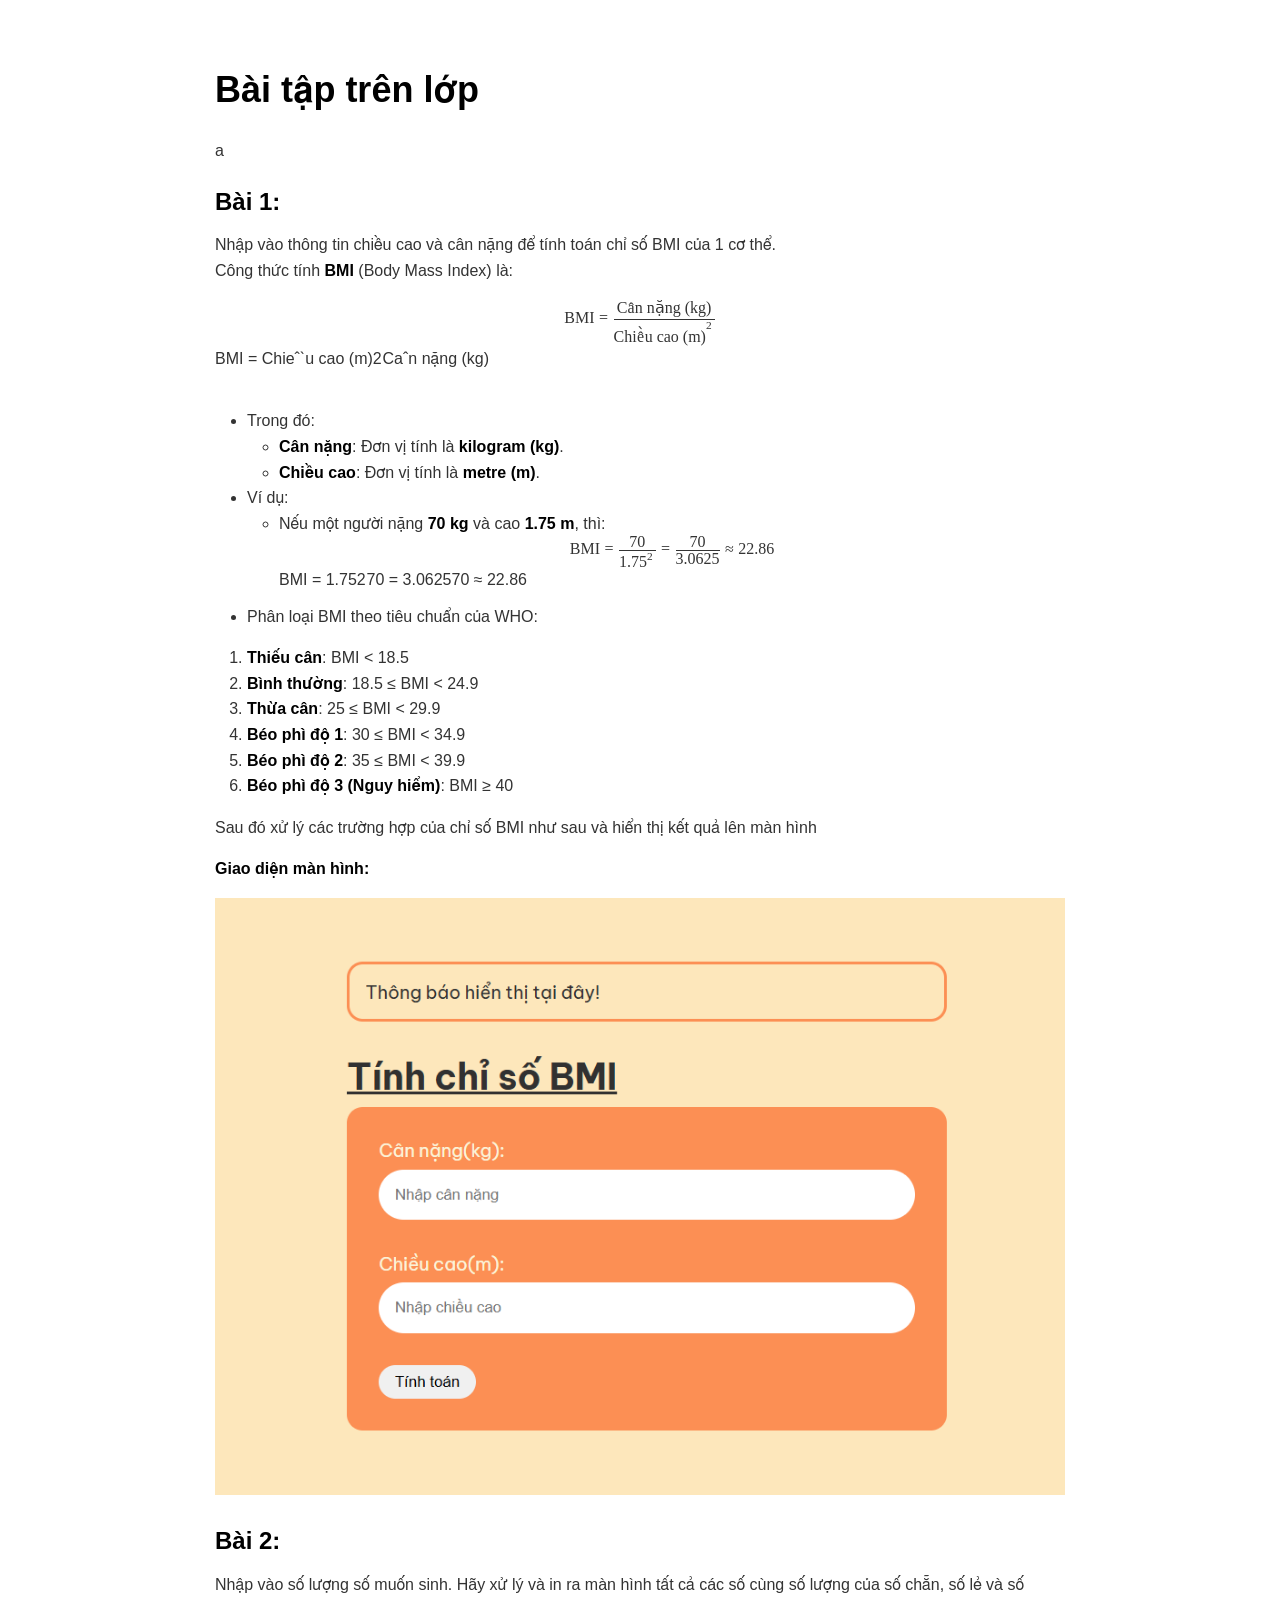
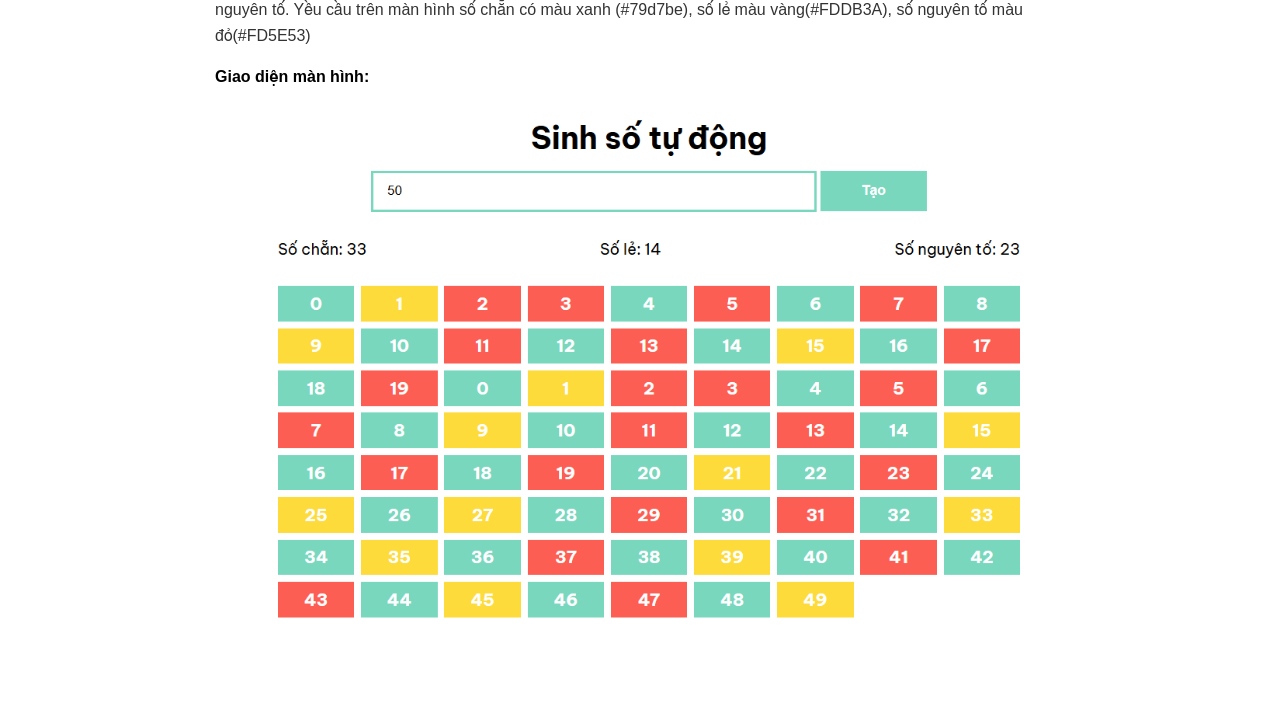
<file: Buoi7/btap.html>
<!DOCTYPE html><html><head>
      <title>BTVN</title>
      <meta charset="utf-8">
      <meta name="viewport" content="width=device-width, initial-scale=1.0">
      
      <link rel="stylesheet" href="file:///c:\Users\Admin\.vscode\extensions\shd101wyy.markdown-preview-enhanced-0.8.15\crossnote\dependencies\katex\katex.min.css">
      
      
      
      
      
      <style>
      code[class*=language-],pre[class*=language-]{color:#333;background:0 0;font-family:Consolas,"Liberation Mono",Menlo,Courier,monospace;text-align:left;white-space:pre;word-spacing:normal;word-break:normal;word-wrap:normal;line-height:1.4;-moz-tab-size:8;-o-tab-size:8;tab-size:8;-webkit-hyphens:none;-moz-hyphens:none;-ms-hyphens:none;hyphens:none}pre[class*=language-]{padding:.8em;overflow:auto;border-radius:3px;background:#f5f5f5}:not(pre)>code[class*=language-]{padding:.1em;border-radius:.3em;white-space:normal;background:#f5f5f5}.token.blockquote,.token.comment{color:#969896}.token.cdata{color:#183691}.token.doctype,.token.macro.property,.token.punctuation,.token.variable{color:#333}.token.builtin,.token.important,.token.keyword,.token.operator,.token.rule{color:#a71d5d}.token.attr-value,.token.regex,.token.string,.token.url{color:#183691}.token.atrule,.token.boolean,.token.code,.token.command,.token.constant,.token.entity,.token.number,.token.property,.token.symbol{color:#0086b3}.token.prolog,.token.selector,.token.tag{color:#63a35c}.token.attr-name,.token.class,.token.class-name,.token.function,.token.id,.token.namespace,.token.pseudo-class,.token.pseudo-element,.token.url-reference .token.variable{color:#795da3}.token.entity{cursor:help}.token.title,.token.title .token.punctuation{font-weight:700;color:#1d3e81}.token.list{color:#ed6a43}.token.inserted{background-color:#eaffea;color:#55a532}.token.deleted{background-color:#ffecec;color:#bd2c00}.token.bold{font-weight:700}.token.italic{font-style:italic}.language-json .token.property{color:#183691}.language-markup .token.tag .token.punctuation{color:#333}.language-css .token.function,code.language-css{color:#0086b3}.language-yaml .token.atrule{color:#63a35c}code.language-yaml{color:#183691}.language-ruby .token.function{color:#333}.language-markdown .token.url{color:#795da3}.language-makefile .token.symbol{color:#795da3}.language-makefile .token.variable{color:#183691}.language-makefile .token.builtin{color:#0086b3}.language-bash .token.keyword{color:#0086b3}pre[data-line]{position:relative;padding:1em 0 1em 3em}pre[data-line] .line-highlight-wrapper{position:absolute;top:0;left:0;background-color:transparent;display:block;width:100%}pre[data-line] .line-highlight{position:absolute;left:0;right:0;padding:inherit 0;margin-top:1em;background:hsla(24,20%,50%,.08);background:linear-gradient(to right,hsla(24,20%,50%,.1) 70%,hsla(24,20%,50%,0));pointer-events:none;line-height:inherit;white-space:pre}pre[data-line] .line-highlight:before,pre[data-line] .line-highlight[data-end]:after{content:attr(data-start);position:absolute;top:.4em;left:.6em;min-width:1em;padding:0 .5em;background-color:hsla(24,20%,50%,.4);color:#f4f1ef;font:bold 65%/1.5 sans-serif;text-align:center;vertical-align:.3em;border-radius:999px;text-shadow:none;box-shadow:0 1px #fff}pre[data-line] .line-highlight[data-end]:after{content:attr(data-end);top:auto;bottom:.4em}html body{font-family:'Helvetica Neue',Helvetica,'Segoe UI',Arial,freesans,sans-serif;font-size:16px;line-height:1.6;color:#333;background-color:#fff;overflow:initial;box-sizing:border-box;word-wrap:break-word}html body>:first-child{margin-top:0}html body h1,html body h2,html body h3,html body h4,html body h5,html body h6{line-height:1.2;margin-top:1em;margin-bottom:16px;color:#000}html body h1{font-size:2.25em;font-weight:300;padding-bottom:.3em}html body h2{font-size:1.75em;font-weight:400;padding-bottom:.3em}html body h3{font-size:1.5em;font-weight:500}html body h4{font-size:1.25em;font-weight:600}html body h5{font-size:1.1em;font-weight:600}html body h6{font-size:1em;font-weight:600}html body h1,html body h2,html body h3,html body h4,html body h5{font-weight:600}html body h5{font-size:1em}html body h6{color:#5c5c5c}html body strong{color:#000}html body del{color:#5c5c5c}html body a:not([href]){color:inherit;text-decoration:none}html body a{color:#08c;text-decoration:none}html body a:hover{color:#00a3f5;text-decoration:none}html body img{max-width:100%}html body>p{margin-top:0;margin-bottom:16px;word-wrap:break-word}html body>ol,html body>ul{margin-bottom:16px}html body ol,html body ul{padding-left:2em}html body ol.no-list,html body ul.no-list{padding:0;list-style-type:none}html body ol ol,html body ol ul,html body ul ol,html body ul ul{margin-top:0;margin-bottom:0}html body li{margin-bottom:0}html body li.task-list-item{list-style:none}html body li>p{margin-top:0;margin-bottom:0}html body .task-list-item-checkbox{margin:0 .2em .25em -1.8em;vertical-align:middle}html body .task-list-item-checkbox:hover{cursor:pointer}html body blockquote{margin:16px 0;font-size:inherit;padding:0 15px;color:#5c5c5c;background-color:#f0f0f0;border-left:4px solid #d6d6d6}html body blockquote>:first-child{margin-top:0}html body blockquote>:last-child{margin-bottom:0}html body hr{height:4px;margin:32px 0;background-color:#d6d6d6;border:0 none}html body table{margin:10px 0 15px 0;border-collapse:collapse;border-spacing:0;display:block;width:100%;overflow:auto;word-break:normal;word-break:keep-all}html body table th{font-weight:700;color:#000}html body table td,html body table th{border:1px solid #d6d6d6;padding:6px 13px}html body dl{padding:0}html body dl dt{padding:0;margin-top:16px;font-size:1em;font-style:italic;font-weight:700}html body dl dd{padding:0 16px;margin-bottom:16px}html body code{font-family:Menlo,Monaco,Consolas,'Courier New',monospace;font-size:.85em;color:#000;background-color:#f0f0f0;border-radius:3px;padding:.2em 0}html body code::after,html body code::before{letter-spacing:-.2em;content:'\00a0'}html body pre>code{padding:0;margin:0;word-break:normal;white-space:pre;background:0 0;border:0}html body .highlight{margin-bottom:16px}html body .highlight pre,html body pre{padding:1em;overflow:auto;line-height:1.45;border:#d6d6d6;border-radius:3px}html body .highlight pre{margin-bottom:0;word-break:normal}html body pre code,html body pre tt{display:inline;max-width:initial;padding:0;margin:0;overflow:initial;line-height:inherit;word-wrap:normal;background-color:transparent;border:0}html body pre code:after,html body pre code:before,html body pre tt:after,html body pre tt:before{content:normal}html body blockquote,html body dl,html body ol,html body p,html body pre,html body ul{margin-top:0;margin-bottom:16px}html body kbd{color:#000;border:1px solid #d6d6d6;border-bottom:2px solid #c7c7c7;padding:2px 4px;background-color:#f0f0f0;border-radius:3px}@media print{html body{background-color:#fff}html body h1,html body h2,html body h3,html body h4,html body h5,html body h6{color:#000;page-break-after:avoid}html body blockquote{color:#5c5c5c}html body pre{page-break-inside:avoid}html body table{display:table}html body img{display:block;max-width:100%;max-height:100%}html body code,html body pre{word-wrap:break-word;white-space:pre}}.markdown-preview{width:100%;height:100%;box-sizing:border-box}.markdown-preview ul{list-style:disc}.markdown-preview ul ul{list-style:circle}.markdown-preview ul ul ul{list-style:square}.markdown-preview ol{list-style:decimal}.markdown-preview ol ol,.markdown-preview ul ol{list-style-type:lower-roman}.markdown-preview ol ol ol,.markdown-preview ol ul ol,.markdown-preview ul ol ol,.markdown-preview ul ul ol{list-style-type:lower-alpha}.markdown-preview .newpage,.markdown-preview .pagebreak{page-break-before:always}.markdown-preview pre.line-numbers{position:relative;padding-left:3.8em;counter-reset:linenumber}.markdown-preview pre.line-numbers>code{position:relative}.markdown-preview pre.line-numbers .line-numbers-rows{position:absolute;pointer-events:none;top:1em;font-size:100%;left:0;width:3em;letter-spacing:-1px;border-right:1px solid #999;-webkit-user-select:none;-moz-user-select:none;-ms-user-select:none;user-select:none}.markdown-preview pre.line-numbers .line-numbers-rows>span{pointer-events:none;display:block;counter-increment:linenumber}.markdown-preview pre.line-numbers .line-numbers-rows>span:before{content:counter(linenumber);color:#999;display:block;padding-right:.8em;text-align:right}.markdown-preview .mathjax-exps .MathJax_Display{text-align:center!important}.markdown-preview:not([data-for=preview]) .code-chunk .code-chunk-btn-group{display:none}.markdown-preview:not([data-for=preview]) .code-chunk .status{display:none}.markdown-preview:not([data-for=preview]) .code-chunk .output-div{margin-bottom:16px}.markdown-preview .md-toc{padding:0}.markdown-preview .md-toc .md-toc-link-wrapper .md-toc-link{display:inline;padding:.25rem 0}.markdown-preview .md-toc .md-toc-link-wrapper .md-toc-link div,.markdown-preview .md-toc .md-toc-link-wrapper .md-toc-link p{display:inline}.markdown-preview .md-toc .md-toc-link-wrapper.highlighted .md-toc-link{font-weight:800}.scrollbar-style::-webkit-scrollbar{width:8px}.scrollbar-style::-webkit-scrollbar-track{border-radius:10px;background-color:transparent}.scrollbar-style::-webkit-scrollbar-thumb{border-radius:5px;background-color:rgba(150,150,150,.66);border:4px solid rgba(150,150,150,.66);background-clip:content-box}html body[for=html-export]:not([data-presentation-mode]){position:relative;width:100%;height:100%;top:0;left:0;margin:0;padding:0;overflow:auto}html body[for=html-export]:not([data-presentation-mode]) .markdown-preview{position:relative;top:0;min-height:100vh}@media screen and (min-width:914px){html body[for=html-export]:not([data-presentation-mode]) .markdown-preview{padding:2em calc(50% - 457px + 2em)}}@media screen and (max-width:914px){html body[for=html-export]:not([data-presentation-mode]) .markdown-preview{padding:2em}}@media screen and (max-width:450px){html body[for=html-export]:not([data-presentation-mode]) .markdown-preview{font-size:14px!important;padding:1em}}@media print{html body[for=html-export]:not([data-presentation-mode]) #sidebar-toc-btn{display:none}}html body[for=html-export]:not([data-presentation-mode]) #sidebar-toc-btn{position:fixed;bottom:8px;left:8px;font-size:28px;cursor:pointer;color:inherit;z-index:99;width:32px;text-align:center;opacity:.4}html body[for=html-export]:not([data-presentation-mode])[html-show-sidebar-toc] #sidebar-toc-btn{opacity:1}html body[for=html-export]:not([data-presentation-mode])[html-show-sidebar-toc] .md-sidebar-toc{position:fixed;top:0;left:0;width:300px;height:100%;padding:32px 0 48px 0;font-size:14px;box-shadow:0 0 4px rgba(150,150,150,.33);box-sizing:border-box;overflow:auto;background-color:inherit}html body[for=html-export]:not([data-presentation-mode])[html-show-sidebar-toc] .md-sidebar-toc::-webkit-scrollbar{width:8px}html body[for=html-export]:not([data-presentation-mode])[html-show-sidebar-toc] .md-sidebar-toc::-webkit-scrollbar-track{border-radius:10px;background-color:transparent}html body[for=html-export]:not([data-presentation-mode])[html-show-sidebar-toc] .md-sidebar-toc::-webkit-scrollbar-thumb{border-radius:5px;background-color:rgba(150,150,150,.66);border:4px solid rgba(150,150,150,.66);background-clip:content-box}html body[for=html-export]:not([data-presentation-mode])[html-show-sidebar-toc] .md-sidebar-toc a{text-decoration:none}html body[for=html-export]:not([data-presentation-mode])[html-show-sidebar-toc] .md-sidebar-toc .md-toc{padding:0 16px}html body[for=html-export]:not([data-presentation-mode])[html-show-sidebar-toc] .md-sidebar-toc .md-toc .md-toc-link-wrapper .md-toc-link{display:inline;padding:.25rem 0}html body[for=html-export]:not([data-presentation-mode])[html-show-sidebar-toc] .md-sidebar-toc .md-toc .md-toc-link-wrapper .md-toc-link div,html body[for=html-export]:not([data-presentation-mode])[html-show-sidebar-toc] .md-sidebar-toc .md-toc .md-toc-link-wrapper .md-toc-link p{display:inline}html body[for=html-export]:not([data-presentation-mode])[html-show-sidebar-toc] .md-sidebar-toc .md-toc .md-toc-link-wrapper.highlighted .md-toc-link{font-weight:800}html body[for=html-export]:not([data-presentation-mode])[html-show-sidebar-toc] .markdown-preview{left:300px;width:calc(100% - 300px);padding:2em calc(50% - 457px - 300px / 2);margin:0;box-sizing:border-box}@media screen and (max-width:1274px){html body[for=html-export]:not([data-presentation-mode])[html-show-sidebar-toc] .markdown-preview{padding:2em}}@media screen and (max-width:450px){html body[for=html-export]:not([data-presentation-mode])[html-show-sidebar-toc] .markdown-preview{width:100%}}html body[for=html-export]:not([data-presentation-mode]):not([html-show-sidebar-toc]) .markdown-preview{left:50%;transform:translateX(-50%)}html body[for=html-export]:not([data-presentation-mode]):not([html-show-sidebar-toc]) .md-sidebar-toc{display:none}
/* Please visit the URL below for more information: */
/*   https://shd101wyy.github.io/markdown-preview-enhanced/#/customize-css */

      </style>
      <!-- The content below will be included at the end of the <head> element. --><script type="text/javascript">
  document.addEventListener("DOMContentLoaded", function () {
    // your code here
  });
</script></head><body for="html-export">
    
    
      <div class="crossnote markdown-preview  ">
      
<h1 id="a">Bài tập trên lớp</h1>a
<h3 id="bài-1">Bài 1: </h3>
<p>Nhập vào thông tin chiều cao và cân nặng để tính toán chỉ số BMI của 1 cơ thể.<br>
Công thức tính <strong>BMI</strong> (Body Mass Index) là:</p>
<p><span class="katex-display"><span class="katex"><span class="katex-mathml"><math xmlns="http://www.w3.org/1998/Math/MathML" display="block"><semantics><mrow><mtext>BMI</mtext><mo>=</mo><mfrac><mrow><mtext>C</mtext><mover accent="true"><mtext>a</mtext><mo>ˆ</mo></mover><mtext>n&nbsp;nặng&nbsp;(kg)</mtext></mrow><msup><mrow><mtext>Chi</mtext><mover accent="true"><mover accent="true"><mtext>e</mtext><mo>ˆ</mo></mover><mo>ˋ</mo></mover><mtext>u&nbsp;cao&nbsp;(m)</mtext></mrow><mn>2</mn></msup></mfrac></mrow><annotation encoding="application/x-tex">\text{BMI} = \frac{\text{Cân nặng (kg)}}{\text{Chiều cao (m)}^2}</annotation></semantics></math></span><span class="katex-html" aria-hidden="true"><span class="base"><span class="strut" style="height:0.6833em;"></span><span class="mord text"><span class="mord">BMI</span></span><span class="mspace" style="margin-right:0.2778em;"></span><span class="mrel">=</span><span class="mspace" style="margin-right:0.2778em;"></span></span><span class="base"><span class="strut" style="height:2.7289em;vertical-align:-1.3019em;"></span><span class="mord"><span class="mopen nulldelimiter"></span><span class="mfrac"><span class="vlist-t vlist-t2"><span class="vlist-r"><span class="vlist" style="height:1.427em;"><span style="top:-2.11em;"><span class="pstrut" style="height:3.1619em;"></span><span class="mord"><span class="mord"><span class="mord text"><span class="mord">Chi</span><span class="mord accent"><span class="vlist-t"><span class="vlist-r"><span class="vlist" style="height:0.9579em;"><span style="top:-3em;"><span class="pstrut" style="height:3em;"></span><span class="mord accent"><span class="vlist-t"><span class="vlist-r"><span class="vlist" style="height:0.6944em;"><span style="top:-3em;"><span class="pstrut" style="height:3em;"></span><span class="mord">e</span></span><span style="top:-3em;"><span class="pstrut" style="height:3em;"></span><span class="accent-body" style="left:-0.25em;"><span class="mord">ˆ</span></span></span></span></span></span></span></span><span style="top:-3.2634em;"><span class="pstrut" style="height:3em;"></span><span class="accent-body" style="left:-0.25em;"><span class="mord">ˋ</span></span></span></span></span></span></span><span class="mord">u&nbsp;cao&nbsp;(m)</span></span><span class="msupsub"><span class="vlist-t"><span class="vlist-r"><span class="vlist" style="height:1.1619em;"><span style="top:-3.4108em;margin-right:0.05em;"><span class="pstrut" style="height:2.7em;"></span><span class="sizing reset-size6 size3 mtight"><span class="mord mtight">2</span></span></span></span></span></span></span></span></span></span><span style="top:-3.3919em;"><span class="pstrut" style="height:3.1619em;"></span><span class="frac-line" style="border-bottom-width:0.04em;"></span></span><span style="top:-3.8389em;"><span class="pstrut" style="height:3.1619em;"></span><span class="mord"><span class="mord text"><span class="mord">C</span><span class="mord accent"><span class="vlist-t"><span class="vlist-r"><span class="vlist" style="height:0.6944em;"><span style="top:-3em;"><span class="pstrut" style="height:3em;"></span><span class="mord">a</span></span><span style="top:-3em;"><span class="pstrut" style="height:3em;"></span><span class="accent-body" style="left:-0.25em;"><span class="mord">ˆ</span></span></span></span></span></span></span><span class="mord">n&nbsp;nặng&nbsp;(kg)</span></span></span></span></span><span class="vlist-s">​</span></span><span class="vlist-r"><span class="vlist" style="height:1.3019em;"><span></span></span></span></span></span><span class="mclose nulldelimiter"></span></span></span></span></span></span></p>
<ul>
<li>
<p>Trong đó:</p>
<ul>
<li><strong>Cân nặng</strong>: Đơn vị tính là <strong>kilogram (kg)</strong>.</li>
<li><strong>Chiều cao</strong>: Đơn vị tính là <strong>metre (m)</strong>.</li>
</ul>
</li>
<li>
<p>Ví dụ:</p>
<ul>
<li>Nếu một người nặng <strong>70 kg</strong> và cao <strong>1.75 m</strong>, thì:<br>
<span class="katex-display"><span class="katex"><span class="katex-mathml"><math xmlns="http://www.w3.org/1998/Math/MathML" display="block"><semantics><mrow><mtext>BMI</mtext><mo>=</mo><mfrac><mn>70</mn><mrow><mn>1.7</mn><msup><mn>5</mn><mn>2</mn></msup></mrow></mfrac><mo>=</mo><mfrac><mn>70</mn><mn>3.0625</mn></mfrac><mo>≈</mo><mn>22.86</mn></mrow><annotation encoding="application/x-tex">\text{BMI} = \frac{70}{1.75^2} = \frac{70}{3.0625} ≈ 22.86</annotation></semantics></math></span><span class="katex-html" aria-hidden="true"><span class="base"><span class="strut" style="height:0.6833em;"></span><span class="mord text"><span class="mord">BMI</span></span><span class="mspace" style="margin-right:0.2778em;"></span><span class="mrel">=</span><span class="mspace" style="margin-right:0.2778em;"></span></span><span class="base"><span class="strut" style="height:2.0074em;vertical-align:-0.686em;"></span><span class="mord"><span class="mopen nulldelimiter"></span><span class="mfrac"><span class="vlist-t vlist-t2"><span class="vlist-r"><span class="vlist" style="height:1.3214em;"><span style="top:-2.314em;"><span class="pstrut" style="height:3em;"></span><span class="mord"><span class="mord">1.7</span><span class="mord"><span class="mord">5</span><span class="msupsub"><span class="vlist-t"><span class="vlist-r"><span class="vlist" style="height:0.7401em;"><span style="top:-2.989em;margin-right:0.05em;"><span class="pstrut" style="height:2.7em;"></span><span class="sizing reset-size6 size3 mtight"><span class="mord mtight">2</span></span></span></span></span></span></span></span></span></span><span style="top:-3.23em;"><span class="pstrut" style="height:3em;"></span><span class="frac-line" style="border-bottom-width:0.04em;"></span></span><span style="top:-3.677em;"><span class="pstrut" style="height:3em;"></span><span class="mord"><span class="mord">70</span></span></span></span><span class="vlist-s">​</span></span><span class="vlist-r"><span class="vlist" style="height:0.686em;"><span></span></span></span></span></span><span class="mclose nulldelimiter"></span></span><span class="mspace" style="margin-right:0.2778em;"></span><span class="mrel">=</span><span class="mspace" style="margin-right:0.2778em;"></span></span><span class="base"><span class="strut" style="height:2.0074em;vertical-align:-0.686em;"></span><span class="mord"><span class="mopen nulldelimiter"></span><span class="mfrac"><span class="vlist-t vlist-t2"><span class="vlist-r"><span class="vlist" style="height:1.3214em;"><span style="top:-2.314em;"><span class="pstrut" style="height:3em;"></span><span class="mord"><span class="mord">3.0625</span></span></span><span style="top:-3.23em;"><span class="pstrut" style="height:3em;"></span><span class="frac-line" style="border-bottom-width:0.04em;"></span></span><span style="top:-3.677em;"><span class="pstrut" style="height:3em;"></span><span class="mord"><span class="mord">70</span></span></span></span><span class="vlist-s">​</span></span><span class="vlist-r"><span class="vlist" style="height:0.686em;"><span></span></span></span></span></span><span class="mclose nulldelimiter"></span></span><span class="mspace" style="margin-right:0.2778em;"></span><span class="mrel">≈</span><span class="mspace" style="margin-right:0.2778em;"></span></span><span class="base"><span class="strut" style="height:0.6444em;"></span><span class="mord">22.86</span></span></span></span></span></li>
</ul>
</li>
<li>
<p>Phân loại BMI theo tiêu chuẩn của WHO:</p>
</li>
</ul>
<ol>
<li><strong>Thiếu cân</strong>: BMI &lt; 18.5</li>
<li><strong>Bình thường</strong>: 18.5 ≤ BMI &lt; 24.9</li>
<li><strong>Thừa cân</strong>: 25 ≤ BMI &lt; 29.9</li>
<li><strong>Béo phì độ 1</strong>: 30 ≤ BMI &lt; 34.9</li>
<li><strong>Béo phì độ 2</strong>: 35 ≤ BMI &lt; 39.9</li>
<li><strong>Béo phì độ 3 (Nguy hiểm)</strong>: BMI ≥ 40</li>
</ol>
<p>Sau đó xử lý các trường hợp của chỉ số BMI như sau và hiển thị kết quả lên màn hình</p>
<p><strong>Giao diện màn hình:</strong></p>
<p><img src="bai1.png" alt="alt text"></p>
<h3 id="bài-2">Bài 2: </h3>
<p>Nhập vào số lượng số muốn sinh. Hãy xử lý và in ra màn hình tất cả các số cùng số lượng của số chẵn, số lẻ và số nguyên tố. Yều cầu trên màn hình số chẵn có màu xanh (#79d7be), số lẻ màu vàng(#FDDB3A), số nguyên tố màu đỏ(#FD5E53)</p>
<p><strong>Giao diện màn hình:</strong><br>
<img src="bai2.png" alt="alt text"><br>

      </div>
      
      
    
    
    
    
    
    
  
    </body></html>
</file>
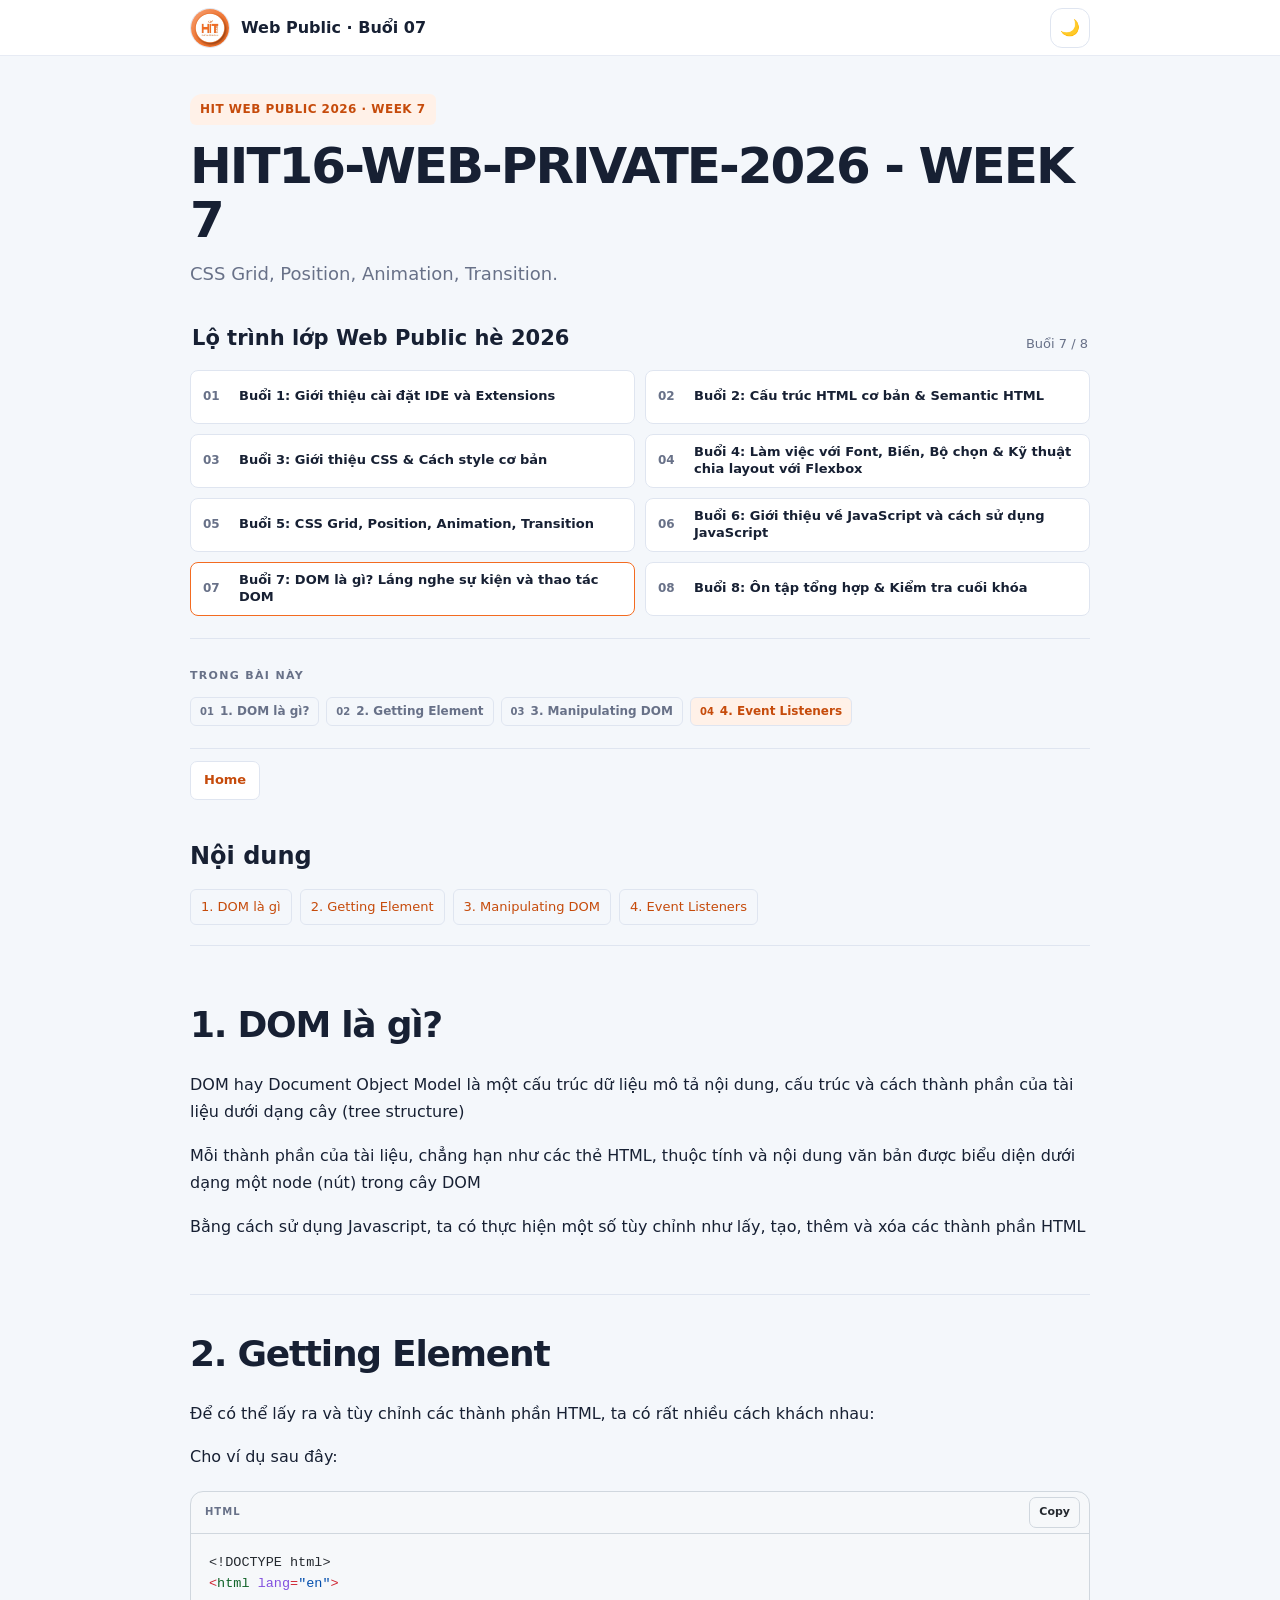
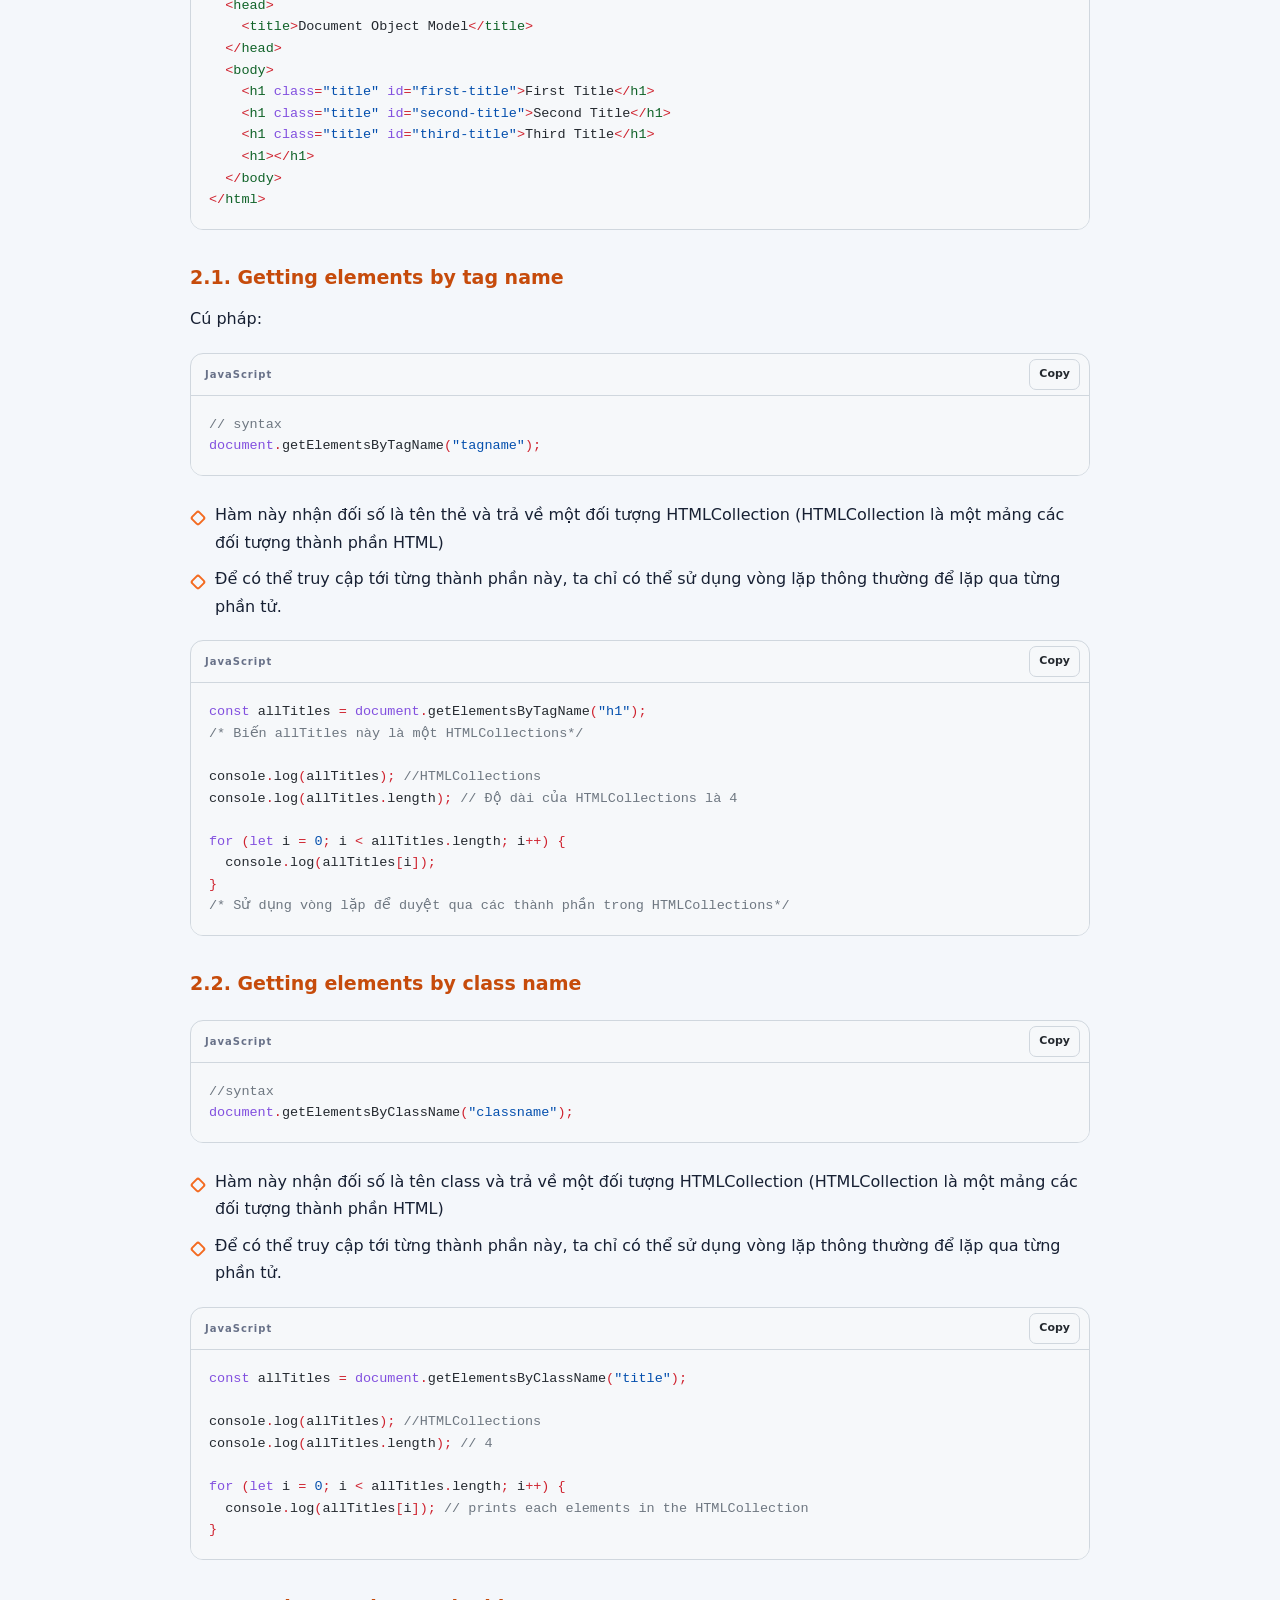
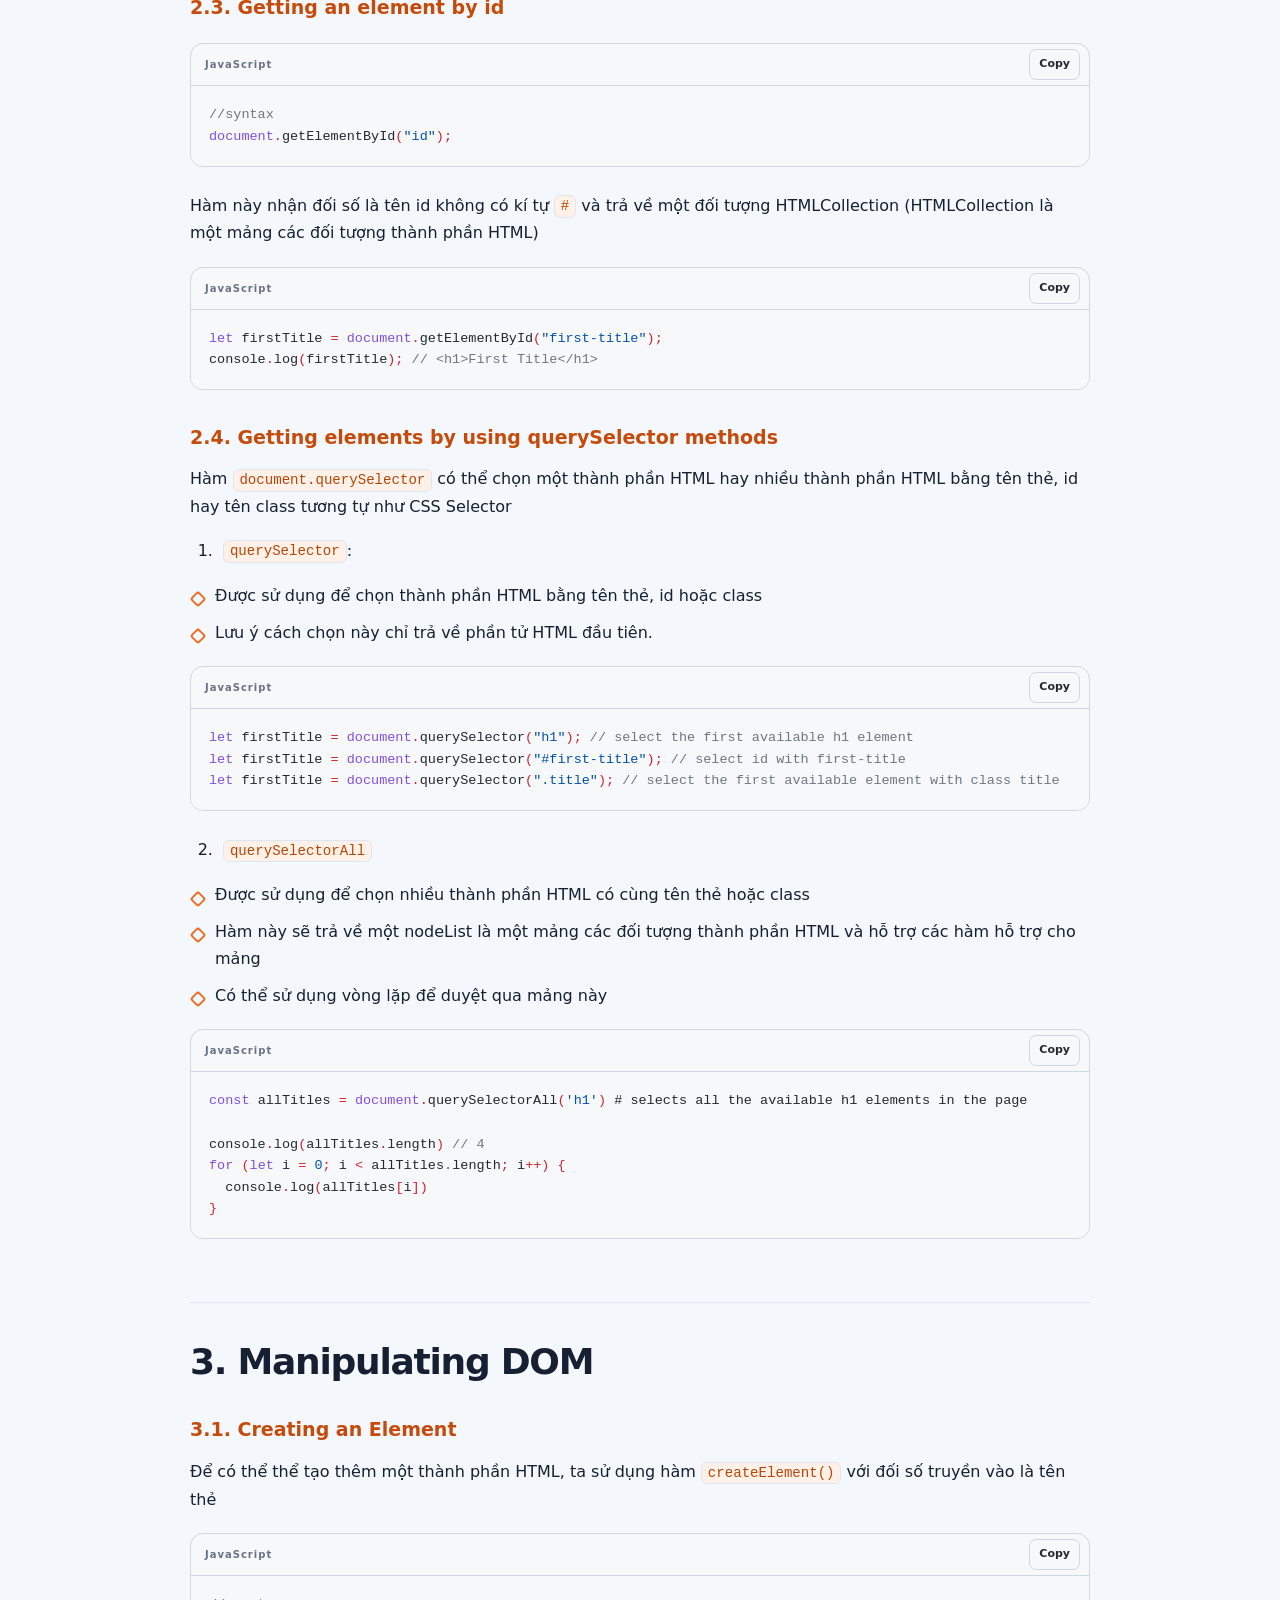
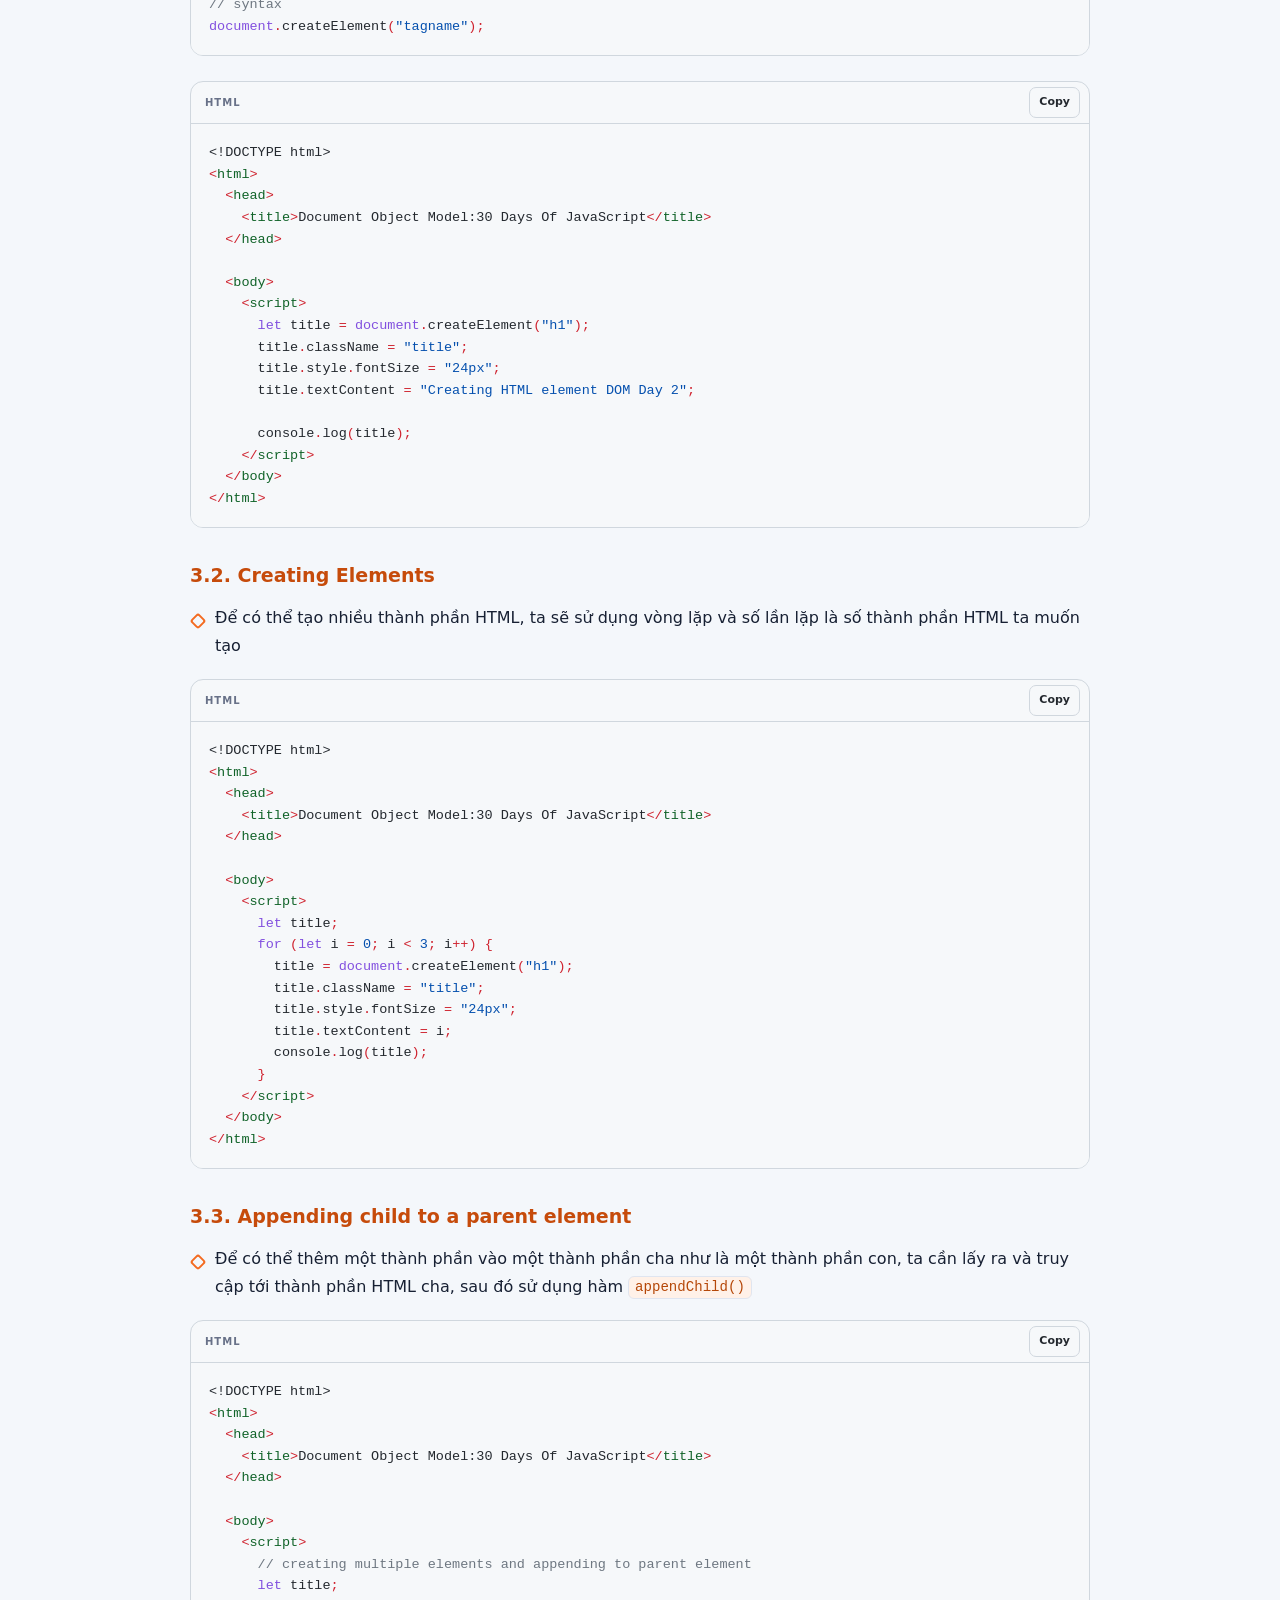
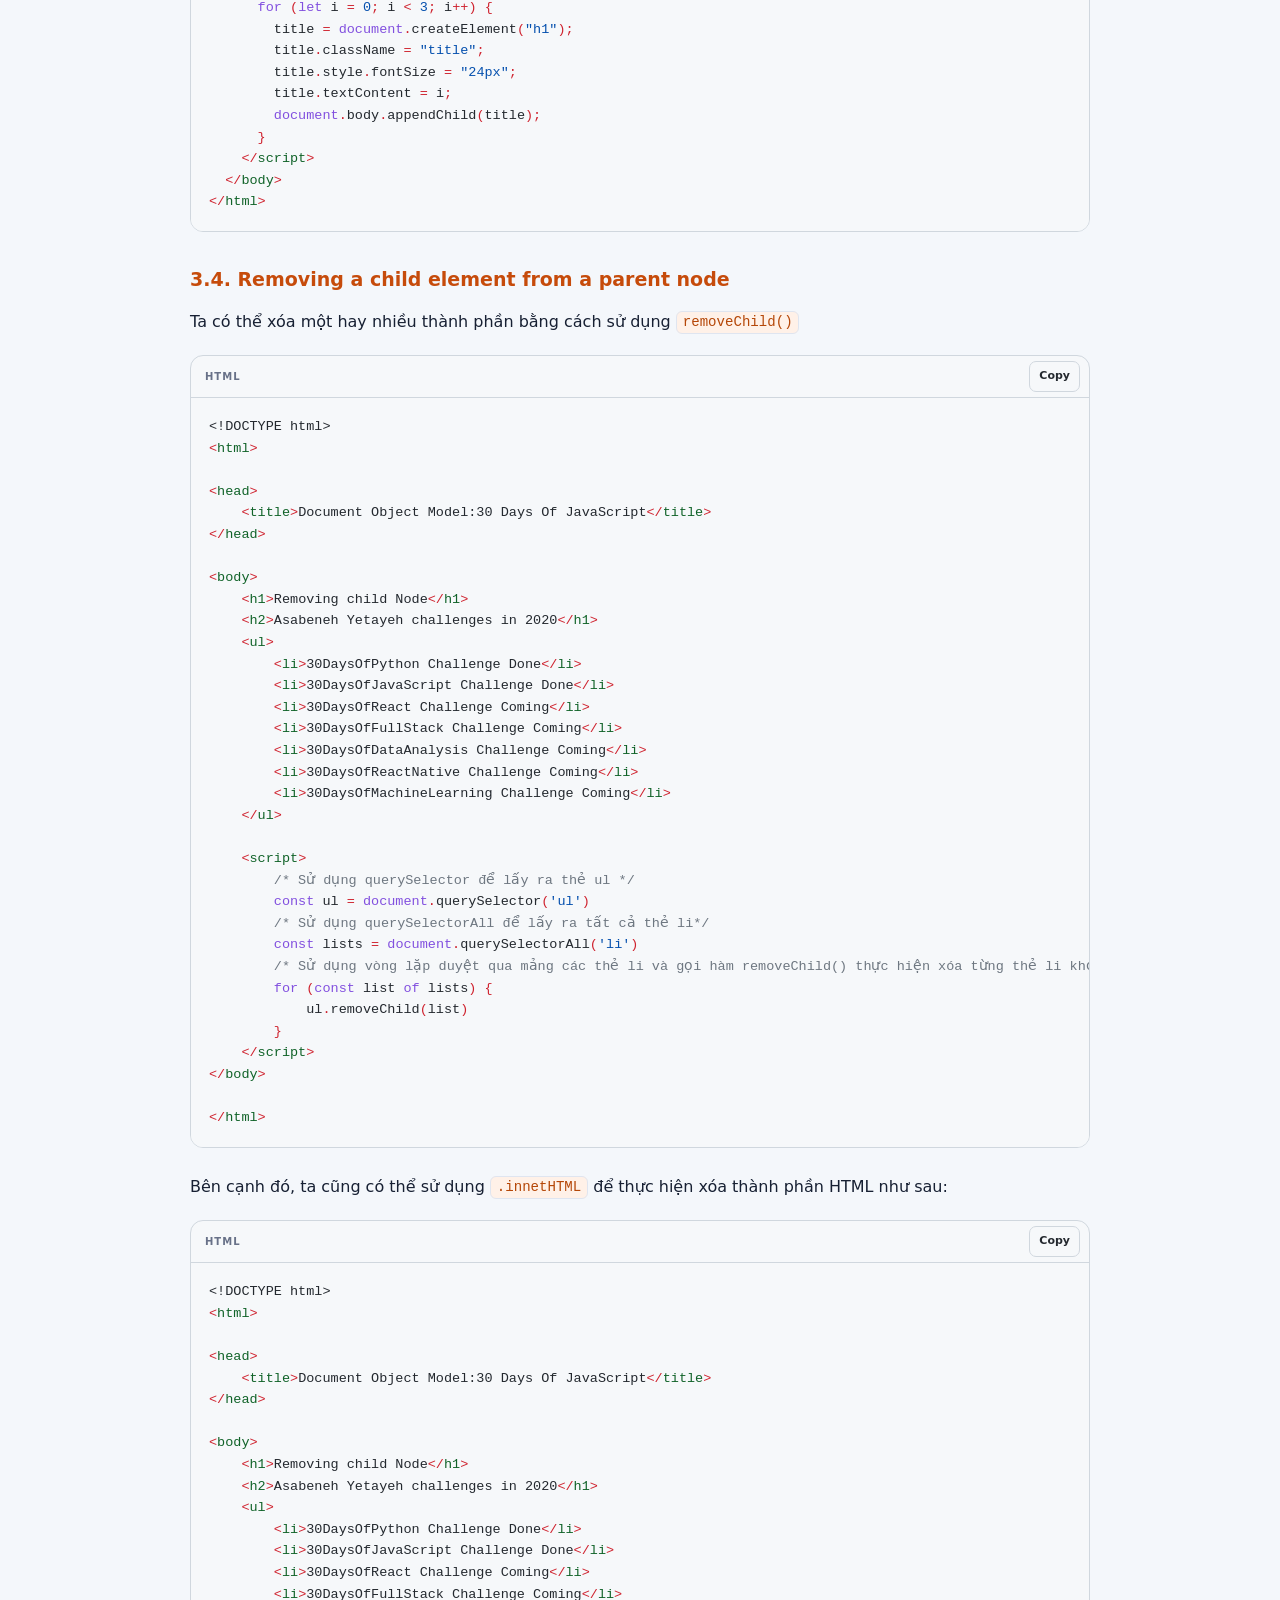
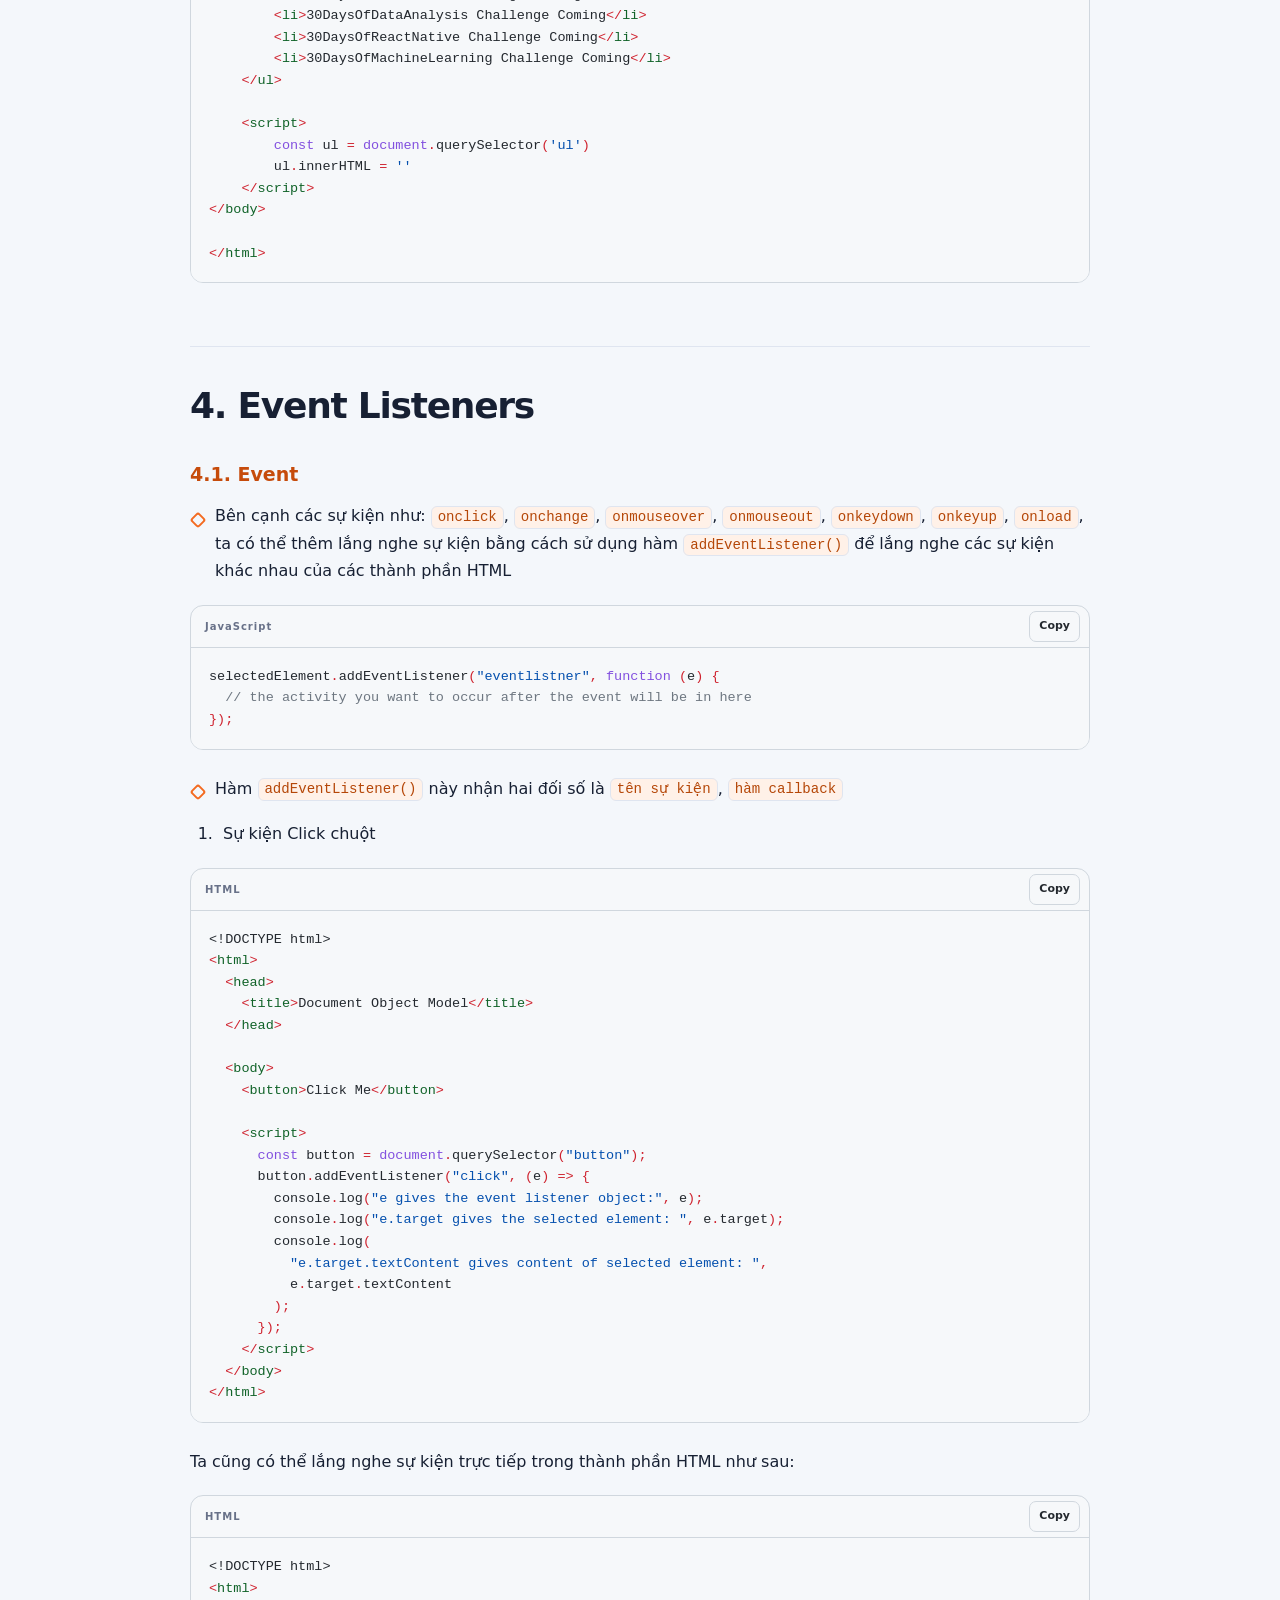
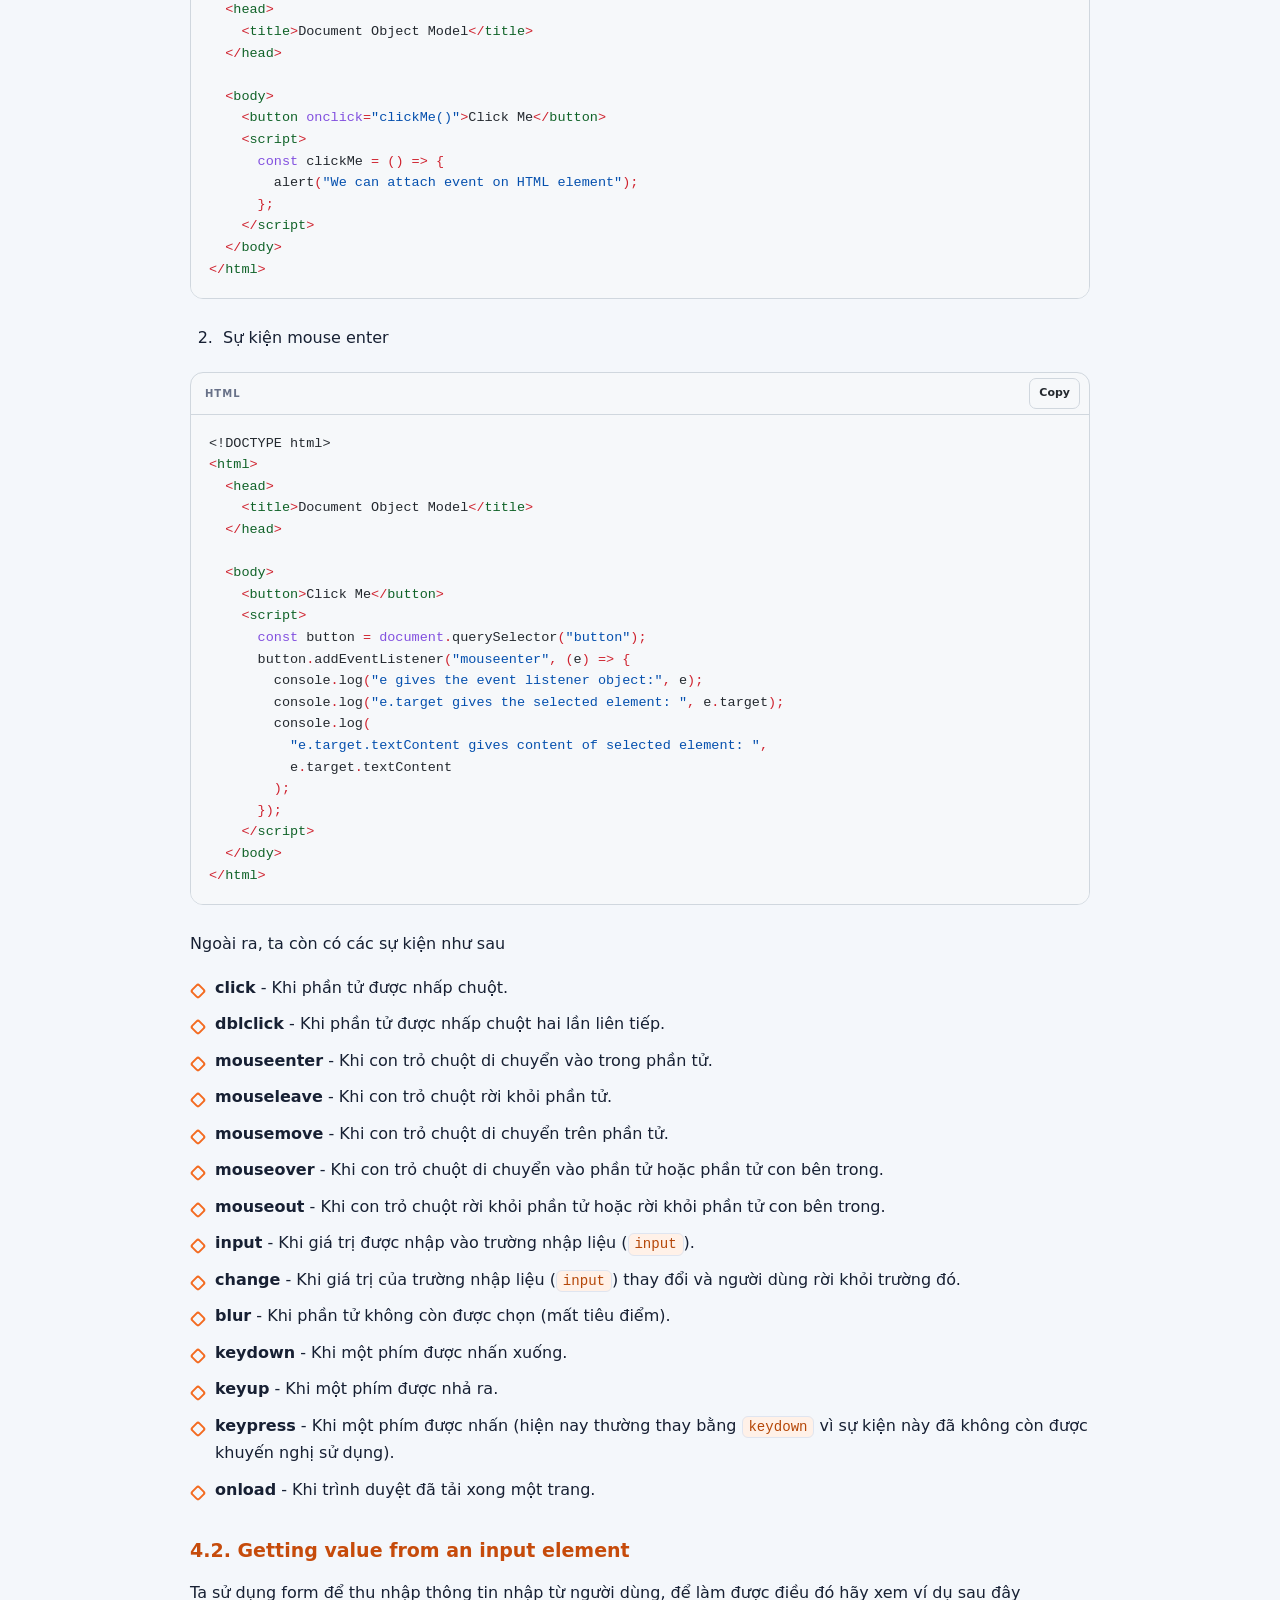
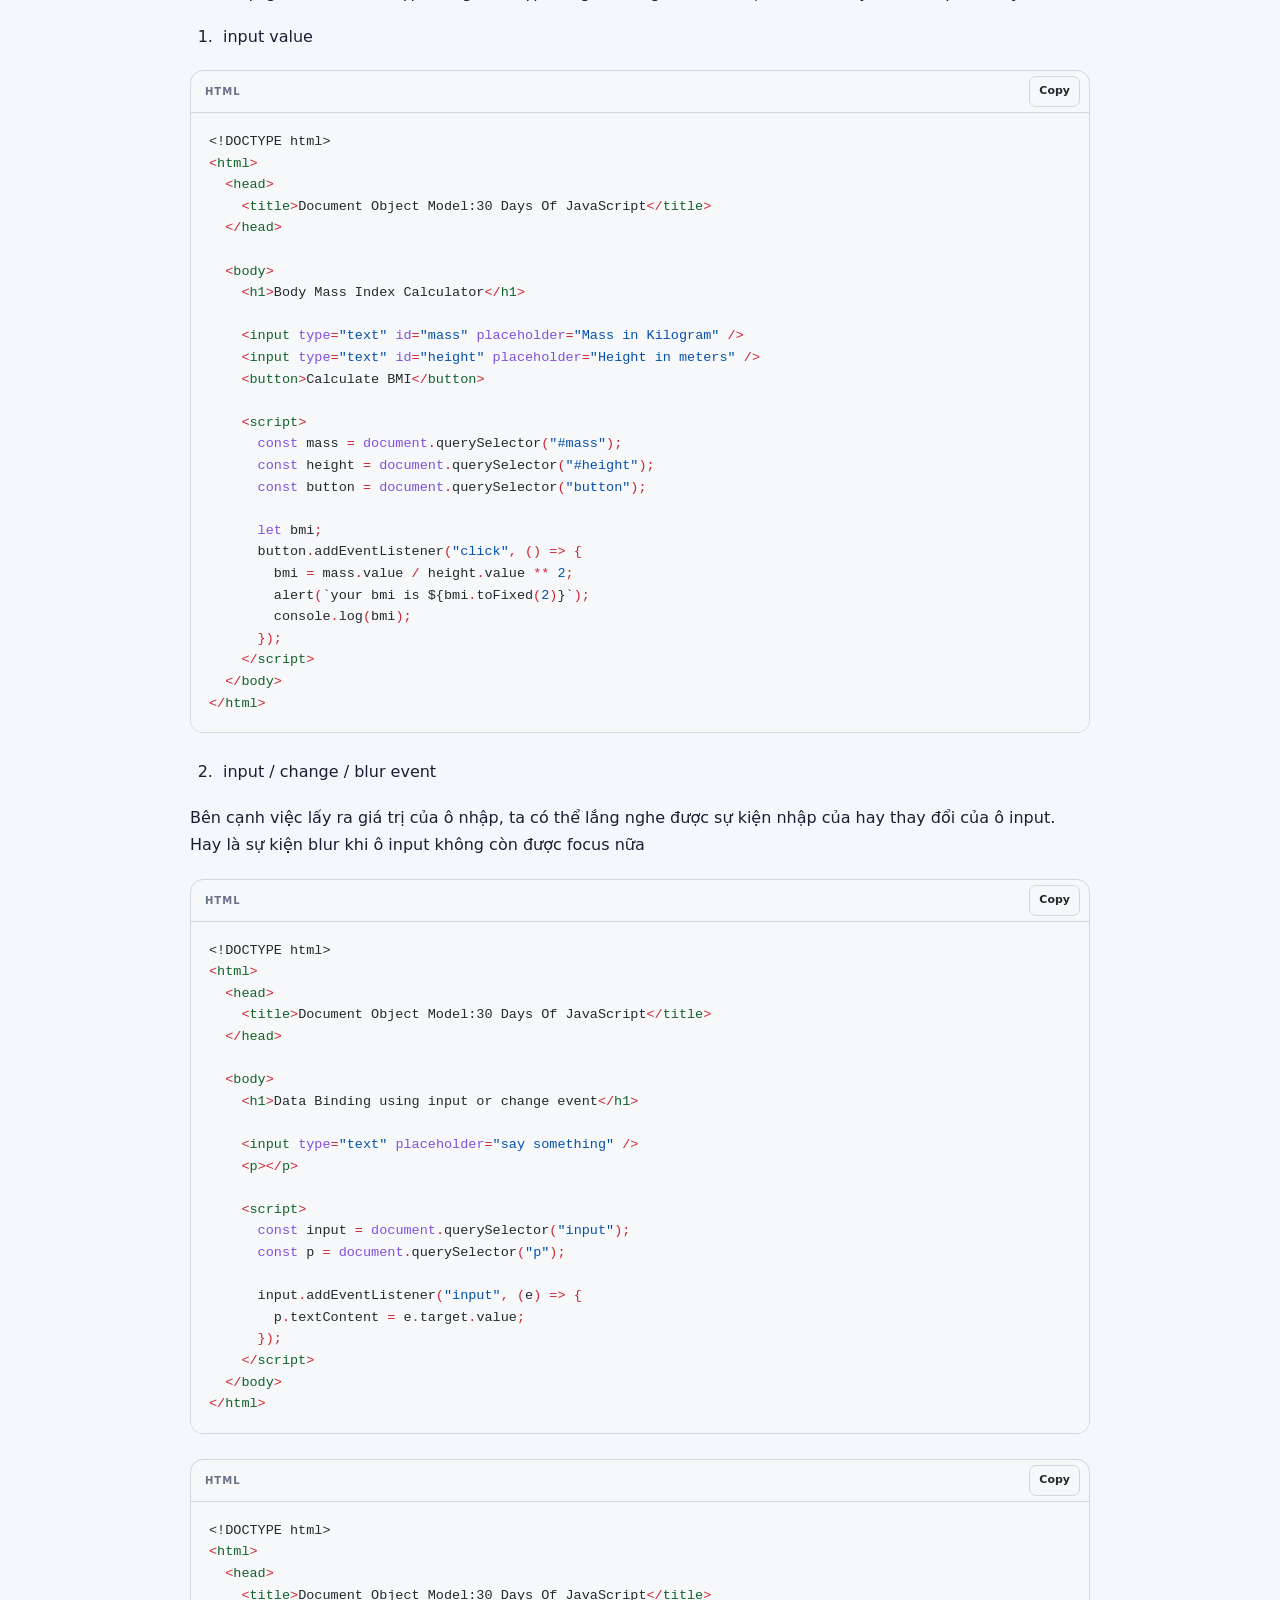
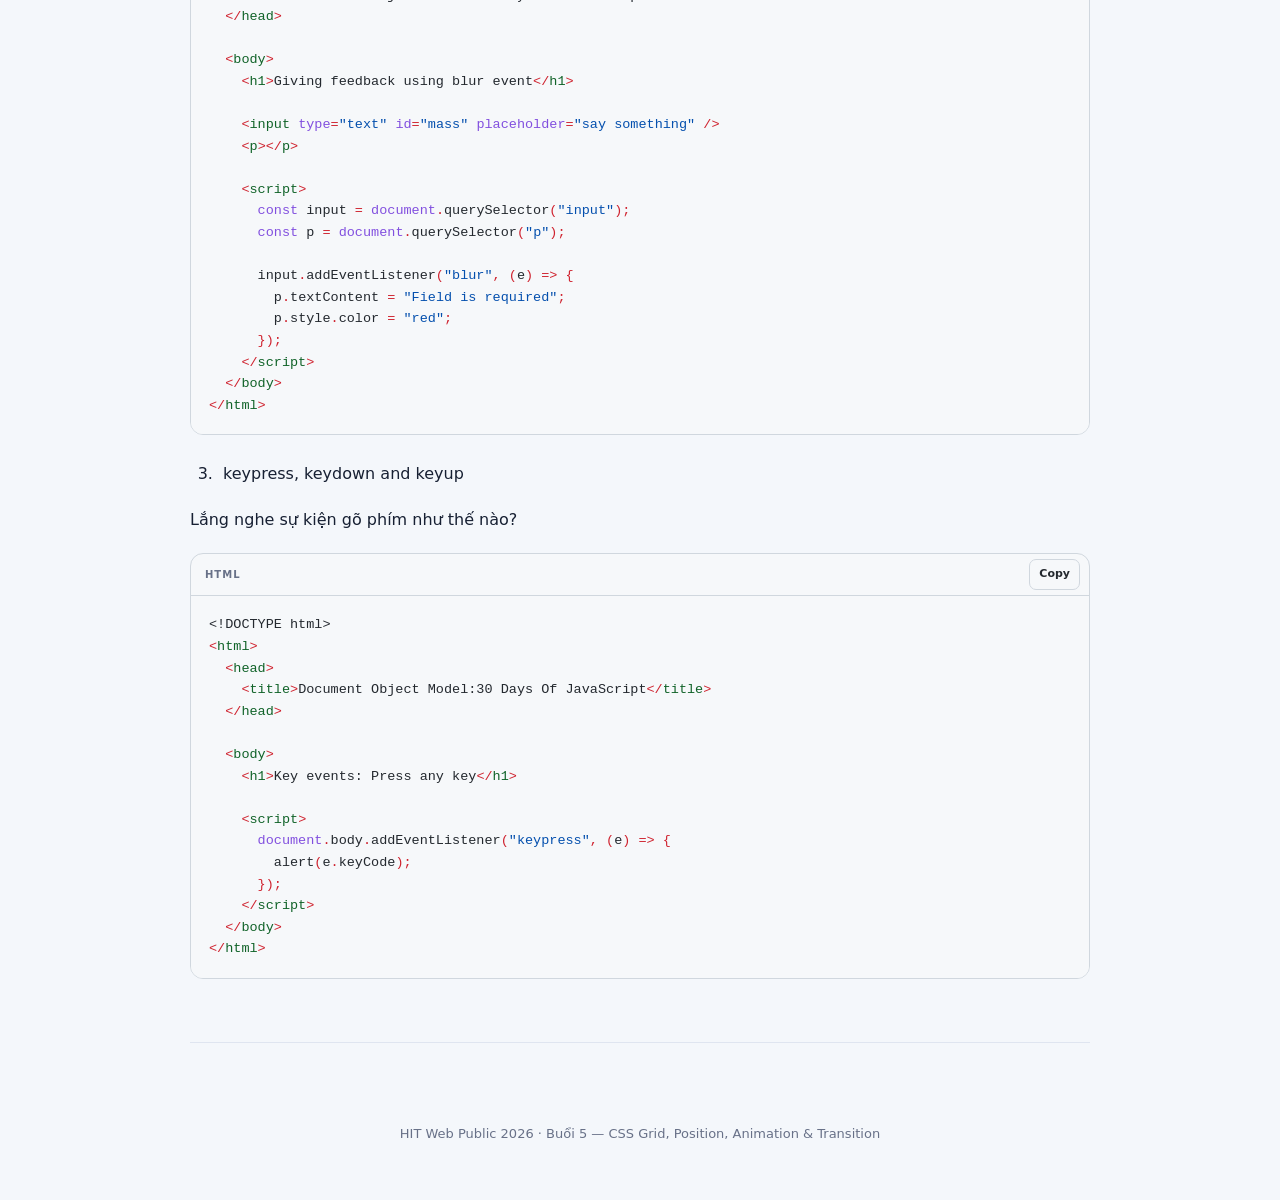
<file: Buoi7/README.html>
<!DOCTYPE html>
<html lang="vi">
<head>
  <meta charset="UTF-8">
  <meta name="viewport" content="width=device-width, initial-scale=1.0">
  <meta name="description" content="Tài liệu Buổi 7 lớp HIT Web Public 2026 về DOM và Event Listeners.">
  <title>HIT Web Public 2026 — Buổi 7: DOM & Event Listeners</title>
  <style>
    :root {
      color-scheme: light;
      --bg: #f4f7fb;
      --surface: rgba(255, 255, 255, .88);
      --surface-solid: #ffffff;
      --surface-soft: #fff1e8;
      --text: #172033;
      --muted: #687188;
      --line: #dfe5f0;
      --primary: #f36b21;
      --primary-strong: #c64b0b;
      --cyan: #f59e62;
      --pink: #b54708;
      --success: #10b981;
      --shadow: none;
      --code-bg: #f6f8fa;
      --code-line: #d0d7de;
      --code-text: #24292f;
      --code-comment: #6e7781;
      --code-blue: #0550ae;
      --code-purple: #8250df;
      --code-red: #cf222e;
      --code-green: #116329;
    }

    body.dark {
      color-scheme: dark;
      --bg: #090d17;
      --surface: rgba(20, 27, 43, .88);
      --surface-solid: #141b2b;
      --surface-soft: #382317;
      --text: #edf2ff;
      --muted: #a4aec4;
      --line: #2b3550;
      --primary: #ff843f;
      --primary-strong: #ffab7a;
      --cyan: #fdba8c;
      --pink: #ffb27d;
      --success: #34d399;
      --shadow: none;
      --code-bg: #0d1117;
      --code-line: #30363d;
      --code-text: #e6edf3;
      --code-comment: #8b949e;
      --code-blue: #79c0ff;
      --code-purple: #d2a8ff;
      --code-red: #ff7b72;
      --code-green: #7ee787;
    }

    * { box-sizing: border-box; }
    html { scroll-behavior: smooth; scroll-padding-top: 76px; }
    body {
      margin: 0;
      background: var(--bg);
      color: var(--text);
      font-family: Inter, ui-sans-serif, system-ui, -apple-system, BlinkMacSystemFont, "Segoe UI", sans-serif;
      font-size: 16px;
      line-height: 1.72;
      transition: background-color .25s ease, color .25s ease;
    }

    a { color: var(--primary-strong); text-decoration: none; }
    a:hover { text-decoration: underline; }
    button { font: inherit; }
    img { max-width: 100%; }

    .progress {
      position: fixed; inset: 0 auto auto 0; z-index: 100;
      width: 0; height: 4px;
      background: var(--primary);
    }

    .topbar {
      position: sticky; top: 0; z-index: 90;
      display: flex; align-items: center; justify-content: space-between;
      height: 64px; padding: 0 clamp(18px, 4vw, 56px);
      background: var(--surface-solid);
      border-bottom: 1px solid color-mix(in srgb, var(--line) 74%, transparent);
    }
    .brand { display: flex; align-items: center; gap: 11px; color: var(--text); font-weight: 800; }
    .brand:hover { text-decoration: none; }
    .brand-logo {
      display: block;
      width: 40px;
      height: 40px;
      border: 1px solid var(--line);
      border-radius: 50%;
      object-fit: cover;
    }
    .top-actions { display: flex; gap: 9px; }
    .icon-button {
      display: grid; place-items: center; width: 40px; height: 40px;
      border: 1px solid var(--line); border-radius: 12px;
      background: var(--surface); color: var(--text); cursor: pointer;
    }
    .icon-button:hover { border-color: var(--primary); transform: translateY(-1px); }
    .menu-button { display: none; }

    .hero {
      position: relative; isolation: isolate; overflow: hidden;
      width: min(1200px, calc(100% - 32px)); margin: 40px auto 24px;
      padding: clamp(36px, 5vw, 56px);
      border: 1px solid var(--line);
      border-radius: 12px;
      background: var(--surface-solid);
      color: var(--text);
    }
    .hero::before, .hero::after { content: ""; position: absolute; z-index: -1; border-radius: 50%; filter: blur(2px); }
    .hero::before, .hero::after { display: none; }
    .eyebrow { display: inline-flex; padding: 5px 10px; border-radius: 6px; background: var(--surface-soft); color: var(--primary-strong); font-size: 12px; font-weight: 700; letter-spacing: .04em; }
    .eyebrow::before { display: none; }
    .hero h1 { max-width: 780px; margin: 20px 0 14px; font-size: clamp(36px, 6vw, 58px); line-height: 1.08; letter-spacing: -.04em; }
    .hero h1 span { color: var(--primary-strong); }
    .hero p { max-width: 680px; margin: 0; color: var(--muted); font-size: clamp(16px, 2vw, 18px); }
    .hero-meta { display: flex; flex-wrap: wrap; gap: 12px; margin-top: 30px; }
    .hero-meta span { padding: 6px 10px; border: 1px solid var(--line); border-radius: 6px; background: var(--bg); color: var(--muted); font-size: 12px; font-weight: 650; }
    .css-orbit { display: none; }

    .roadmap { width: min(1200px, calc(100% - 32px)); margin: 0 auto 30px; }
    .roadmap-head { display: flex; align-items: end; justify-content: space-between; margin: 30px 2px 14px; }
    .roadmap-head h2 { margin: 0; font-size: 21px; }
    .roadmap-head span { color: var(--muted); font-size: 13px; }
    .roadmap-grid { display: grid; grid-template-columns: repeat(4, 1fr); gap: 10px; }
    .roadmap-card { display: flex; align-items: center; gap: 11px; min-height: 64px; padding: 11px; border: 1px solid var(--line); border-radius: 8px; background: var(--surface); color: var(--text); }
    a.roadmap-card:hover { border-color: var(--primary); text-decoration: none; }
    .roadmap-card span { display: grid; place-items: center; flex: 0 0 34px; height: 34px; border-radius: 6px; background: var(--surface-soft); color: var(--primary); font-size: 12px; font-weight: 900; }
    .roadmap-card strong { font-size: 13px; line-height: 1.3; }
    .roadmap-card.is-active { border-color: var(--primary); background: var(--surface-soft); color: var(--text); }
    .roadmap-card.is-active span { background: var(--primary); color: white; }

    .layout { display: grid; grid-template-columns: 250px minmax(0, 850px); gap: 32px; justify-content: center; width: min(1200px, calc(100% - 32px)); margin: 0 auto 80px; align-items: start; }
    .sidebar { position: sticky; top: 84px; padding: 18px; border: 1px solid var(--line); border-radius: 10px; background: var(--surface-solid); }
    .sidebar-title { margin: 0 0 11px; color: var(--muted); font-size: 11px; font-weight: 800; letter-spacing: .12em; text-transform: uppercase; }
    .sidebar nav { display: grid; gap: 4px; }
    .sidebar nav a { display: grid; grid-template-columns: 28px 1fr; gap: 8px; align-items: center; padding: 9px 10px; border-radius: 10px; color: var(--muted); font-size: 13px; font-weight: 650; line-height: 1.3; }
    .sidebar nav a:hover, .sidebar nav a.active { background: var(--surface-soft); color: var(--primary-strong); text-decoration: none; }
    .sidebar nav a span { font-size: 10px; font-weight: 900; }

    .content { min-width: 0; }
    .lesson-section { margin-bottom: 20px; padding: clamp(24px, 4vw, 36px); border: 1px solid var(--line); border-radius: 10px; background: var(--surface-solid); }
    .section-label { display: inline-flex; color: var(--primary-strong); font-size: 11px; font-weight: 850; letter-spacing: .08em; text-transform: uppercase; }
    .lesson-section h2 { margin: 12px 0 25px; font-size: clamp(28px, 4vw, 42px); line-height: 1.15; letter-spacing: -.035em; }
    .lesson-section h3 { margin: 38px 0 13px; padding-left: 14px; border-left: 4px solid var(--primary); font-size: 23px; line-height: 1.3; }
    .lesson-section h4 { margin: 31px 0 12px; color: var(--primary-strong); font-size: 19px; }
    .lesson-section h5 { margin: 26px 0 10px; font-size: 17px; }
    .lesson-section p { margin: 0 0 16px; }
    .lesson-section strong { color: var(--text); }
    .lesson-section code:not(pre code) { padding: .16em .42em; border: 1px solid var(--line); border-radius: 6px; background: var(--surface-soft); color: var(--pink); font: .88em/1.4 ui-monospace, SFMono-Regular, Menlo, Consolas, monospace; }
    .soft-rule { height: 1px; margin: 30px 0; border: 0; background: var(--line); }

    .lesson-list { display: grid; gap: 9px; margin: 0 0 18px; padding: 0; list-style: none; }
    .lesson-list li { position: relative; padding-left: 25px; }
    .lesson-list li::before { content: ""; position: absolute; left: 2px; top: .7em; width: 8px; height: 8px; border: 2px solid var(--primary); border-radius: 3px; transform: rotate(45deg); }
    .lesson-list li.depth-1 { margin-left: 22px; color: var(--muted); }
    .lesson-list li.depth-2, .lesson-list li.depth-3 { margin-left: 44px; color: var(--muted); }

    .lesson-figure { margin: 24px 0 30px; padding: 10px; border: 1px solid var(--line); border-radius: 8px; background: var(--surface-solid); text-align: center; }
    .lesson-figure img { display: block; width: auto; max-height: 580px; margin: auto; border-radius: 4px; }

    .code-shell { overflow: hidden; margin: 20px 0 25px; border: 1px solid var(--code-line); border-radius: 13px; background: var(--code-bg); }
    .code-toolbar { display: flex; align-items: center; justify-content: space-between; height: 42px; padding: 0 9px 0 14px; border-bottom: 1px solid var(--code-line); color: var(--muted); font-size: 10px; font-weight: 800; letter-spacing: .1em; }
    .copy-button { padding: 5px 9px; border: 1px solid var(--code-line); border-radius: 7px; background: transparent; color: var(--code-text); cursor: pointer; font-size: 11px; letter-spacing: 0; }
    .copy-button:hover { background: color-mix(in srgb, var(--code-text) 7%, transparent); }
    .code-shell pre { margin: 0; padding: 18px; overflow: auto; background: var(--code-bg); color: var(--code-text); font: 13.5px/1.6 ui-monospace, SFMono-Regular, Menlo, Consolas, monospace; tab-size: 2; }
    .code-shell code { font: inherit; }
    .tok-c, .tok-c1, .tok-cm { color: var(--code-comment); font-style: normal; }
    .tok-nt, .tok-nn, .tok-nc { color: var(--code-green); }
    .tok-na, .tok-k, .tok-kc, .tok-kd, .tok-kn { color: var(--code-purple); }
    .tok-s, .tok-s1, .tok-s2, .tok-sa { color: var(--code-blue); }
    .tok-m, .tok-mi, .tok-mf, .tok-mh { color: var(--code-blue); }
    .tok-o, .tok-p { color: var(--code-red); }
    .tok-nb, .tok-nf { color: var(--code-purple); }

    .reveal, .reveal.visible { opacity: 1; transform: none; }

    .footer { padding: 20px 20px 55px; color: var(--muted); text-align: center; font-size: 13px; }

    /* Bố cục tài liệu đơn giản */
    .progress { display: none; }

    .topbar {
      position: static;
      height: 56px;
      padding: 0 max(20px, calc((100% - 900px) / 2));
    }

    .hero {
      width: min(900px, calc(100% - 32px));
      margin: 38px auto 20px;
      padding: 0;
      border: 0;
      background: transparent;
    }

    .hero h1 {
      max-width: none;
      margin: 14px 0 12px;
      font-size: clamp(34px, 6vw, 50px);
    }

    .hero p { max-width: 760px; }
    .hero-meta { display: none; }

    .roadmap {
      width: min(900px, calc(100% - 32px));
      margin-bottom: 28px;
      padding-bottom: 22px;
      border-bottom: 1px solid var(--line);
    }

    .roadmap-grid {
      grid-template-columns: repeat(2, 1fr);
      gap: 10px;
    }

    .roadmap-card,
    .roadmap-card.is-active {
      min-height: 54px;
      padding: 9px 12px;
      border: 1px solid var(--line);
      border-radius: 8px;
      background: var(--surface-solid);
      color: var(--text);
    }

    .roadmap-card.is-active {
      border-color: var(--primary);
    }

    .roadmap-card span,
    .roadmap-card.is-active span {
      display: inline;
      flex: 0 0 25px;
      height: auto;
      border-radius: 0;
      background: transparent;
      color: var(--muted);
    }

    .layout {
      display: block;
      width: min(900px, calc(100% - 32px));
      margin-bottom: 60px;
    }

    .sidebar {
      position: static;
      margin-bottom: 12px;
      padding: 0 0 22px;
      border: 0;
      border-bottom: 1px solid var(--line);
      border-radius: 0;
      background: transparent;
    }

    .sidebar nav {
      display: flex;
      flex-wrap: wrap;
      gap: 7px;
    }

    .sidebar nav a {
      display: inline-flex;
      gap: 6px;
      padding: 6px 9px;
      border: 1px solid var(--line);
      border-radius: 6px;
      font-size: 12px;
    }

    .lesson-section {
      margin: 0;
      padding: 38px 0;
      border: 0;
      border-bottom: 1px solid var(--line);
      border-radius: 0;
      background: transparent;
    }

    .section-label { display: none; }
    .lesson-section h2 { margin-top: 0; font-size: clamp(27px, 4vw, 36px); }

    .table-wrap { overflow-x: auto; margin: 20px 0 26px; }
    .table-wrap table { width: 100%; border-collapse: collapse; background: var(--surface-solid); }
    .table-wrap th, .table-wrap td { padding: 10px 13px; border: 1px solid var(--line); text-align: left; }
    .table-wrap th { background: var(--surface-soft); color: var(--text); font-size: 13px; }
    .table-wrap td { font-size: 14px; }
    .lesson-list.ordered { padding-left: 28px; list-style: decimal; }
    .lesson-list.ordered li { padding-left: 5px; }
    .lesson-list.ordered li::before { display: none; }

    @media (max-width: 1000px) {
      .css-orbit { display: none; }
      .layout { display: block; }
      .sidebar { position: static; display: block; max-height: none; overflow: visible; }
      .menu-button { display: none; }
    }

    @media (max-width: 620px) {
      .hero { margin-top: 24px; padding: 0; border-radius: 0; }
      .hero h1 { font-size: 43px; }
      .roadmap-grid { grid-template-columns: 1fr; }
      .roadmap-card:nth-child(n+5) { display: flex; }
      .lesson-section { padding: 30px 0; border-radius: 0; }
      .lesson-section h2 { font-size: 29px; }
      .lesson-list li.depth-1 { margin-left: 10px; }
      .lesson-list li.depth-2, .lesson-list li.depth-3 { margin-left: 20px; }
      .topbar { padding-inline: 14px; }
      .brand-text { display: none; }
    }

    @media (prefers-reduced-motion: reduce) {
      html { scroll-behavior: auto; }
      *, *::before, *::after { animation: none !important; transition: none !important; }
      .reveal { opacity: 1; transform: none; }
    }

    .source-outline { margin-bottom: 20px; padding: 20px 0; border-bottom: 1px solid var(--line); }
    .source-outline h2 { margin: 0 0 12px; font-size: 24px; }
    .lesson-preface { margin-bottom: 20px; padding-bottom: 20px; border-bottom: 1px solid var(--line); }
    .outline-links { display: flex; flex-wrap: wrap; gap: 8px; }
    .outline-links a { padding: 6px 10px; border: 1px solid var(--line); border-radius: 6px; font-size: 13px; }
    .table-wrap { overflow-x: auto; margin: 20px 0 26px; }
    .table-wrap table { width: 100%; border-collapse: collapse; background: var(--surface-solid); }
    .table-wrap th, .table-wrap td { padding: 10px 13px; border: 1px solid var(--line); text-align: left; }
    .table-wrap th { background: var(--surface-soft); color: var(--text); font-size: 13px; }
    .table-wrap td { font-size: 14px; }
    .lesson-list.ordered { padding-left: 28px; list-style: decimal; }
    .lesson-list.ordered li { padding-left: 5px; }
    .lesson-list.ordered li::before { display: none; }

    .home-link { margin-bottom: 16px; }
    .home-link a { display: inline-flex; padding: 7px 13px; border: 1px solid var(--line); border-radius: 7px; background: var(--surface-solid); font-size: 13px; font-weight: 700; }
    .source-outline { margin-bottom: 20px; padding: 20px 0; border-bottom: 1px solid var(--line); }
    .source-outline h2 { margin: 0 0 12px; font-size: 24px; }
    .outline-links { display: flex; flex-wrap: wrap; gap: 8px; }
    .outline-links a { padding: 6px 10px; border: 1px solid var(--line); border-radius: 6px; font-size: 13px; }
    .table-wrap { overflow-x: auto; margin: 20px 0 26px; }
    .table-wrap table { width: 100%; border-collapse: collapse; background: var(--surface-solid); }
    .table-wrap th, .table-wrap td { padding: 10px 13px; border: 1px solid var(--line); text-align: left; }
    .table-wrap th { background: var(--surface-soft); color: var(--text); font-size: 13px; }
    .table-wrap td { font-size: 14px; }
    .lesson-list.ordered { padding-left: 28px; list-style: decimal; }
    .lesson-list.ordered li { padding-left: 5px; }
    .lesson-list.ordered li::before { display: none; }
    .lesson-section blockquote { margin: 20px 0; padding: 14px 18px; border-left: 4px solid var(--primary); border-radius: 0 8px 8px 0; background: var(--surface-soft); color: var(--muted); }
    .lesson-section blockquote p { margin-bottom: 12px; }
  </style>
</head>
<body id="top">
  <div class="progress" aria-hidden="true"></div>
  <header class="topbar">
    <a class="brand" href="#top"><img class="brand-logo" src="../Buoi3/image/logoCLB.jpg" alt="Logo HIT Club"><span class="brand-text">Web Public · Buổi 07</span></a>
    <div class="top-actions">
      <button class="icon-button menu-button" type="button" aria-label="Mở mục lục" title="Mục lục">☰</button>
      <button class="icon-button theme-button" type="button" aria-label="Đổi giao diện" title="Đổi giao diện">🌙</button>
    </div>
  </header>

  <section class="hero">
    <div class="eyebrow">HIT WEB PUBLIC 2026 · WEEK 7</div>
    <h1>HIT16-WEB-PRIVATE-2026 - WEEK 7</h1>
    <p>CSS Grid, Position, Animation, Transition.</p>
    <div class="hero-meta"><span>04 phần học</span><span>JavaScript &amp; DOM</span><span>Light &amp; Dark UI</span></div>
    <div class="css-orbit" aria-hidden="true">{ }</div>
  </section>

  <section class="roadmap" aria-labelledby="roadmap-title">
    <div class="roadmap-head"><h2 id="roadmap-title">Lộ trình lớp Web Public hè 2026</h2><span>Buổi 7 / 8</span></div>
    <div class="roadmap-grid">
<a class="roadmap-card" href="../Buoi1/README.html"><span>01</span><strong>Buổi 1: Giới thiệu cài đặt IDE và Extensions</strong></a>
<a class="roadmap-card" href="../Buoi2/README.html"><span>02</span><strong>Buổi 2: Cấu trúc HTML cơ bản &amp; Semantic HTML</strong></a>
<a class="roadmap-card" href="../Buoi3/README.html"><span>03</span><strong>Buổi 3: Giới thiệu CSS &amp; Cách style cơ bản</strong></a>
<a class="roadmap-card" href="../Buoi4/README.html"><span>04</span><strong>Buổi 4: Làm việc với Font, Biến, Bộ chọn &amp; Kỹ thuật chia layout với Flexbox</strong></a>
<a class="roadmap-card" href="../Buoi5/README.html"><span>05</span><strong>Buổi 5: CSS Grid, Position, Animation, Transition</strong></a>
<a class="roadmap-card" href="../Buoi6/README.html"><span>06</span><strong>Buổi 6: Giới thiệu về JavaScript và cách sử dụng JavaScript</strong></a>
<a class="roadmap-card is-active" href="#1-dom-là-gì"><span>07</span><strong>Buổi 7: DOM là gì? Lắng nghe sự kiện và thao tác DOM</strong></a>
<div class="roadmap-card"><span>08</span><strong>Buổi 8: Ôn tập tổng hợp &amp; Kiểm tra cuối khóa</strong></div>
    </div>
  </section>

  <div class="layout">
    <aside class="sidebar">
      <p class="sidebar-title">Trong bài này</p>
      <nav><a href="#1-dom-là-gì"><span>01</span>1. DOM là gì?</a>
<a href="#2-getting-element"><span>02</span>2. Getting Element</a>
<a href="#3-manipulating-dom"><span>03</span>3. Manipulating DOM</a>
<a href="#4-event-listeners"><span>04</span>4. Event Listeners</a></nav>
    </aside>
    <main class="content"><div class="home-link"><a href="../index.html">Home</a></div><section class="source-outline"><h2>Nội dung</h2><div class="outline-links"><a href="#1-dom-là-gì">1. DOM là gì</a><a href="#2-getting-element">2. Getting Element</a><a href="#3-manipulating-dom">3. Manipulating DOM</a><a href="#4-event-listeners">4. Event Listeners</a></div></section><section class="lesson-section reveal" id="1-dom-là-gì">
  <div class="section-label">Phần 01</div>
  <h2>1. DOM là gì?</h2>
  <p>DOM hay Document Object Model là một cấu trúc dữ liệu mô tả nội dung, cấu trúc và cách thành phần của tài liệu dưới dạng cây (tree structure)</p>
<p>Mỗi thành phần của tài liệu, chẳng hạn như các thẻ HTML, thuộc tính và nội dung văn bản được biểu diện dưới dạng một node (nút) trong cây DOM</p>
<p>Bằng cách sử dụng Javascript, ta có thực hiện một số tùy chỉnh như lấy, tạo, thêm và xóa các thành phần HTML</p>
</section>
<section class="lesson-section reveal" id="2-getting-element">
  <div class="section-label">Phần 02</div>
  <h2>2. Getting Element</h2>
  <p>Để có thể lấy ra và tùy chỉnh các thành phần HTML, ta có rất nhiều cách khách nhau:</p>
<p>Cho ví dụ sau đây:</p>
<div class="code-shell">
  <div class="code-toolbar"><span>HTML</span><button class="copy-button" type="button" data-copy="code-1" aria-label="Sao chép đoạn code">Copy</button></div>
  <pre><code id="code-1" class="language-html"><span class="tok-cp">&lt;!DOCTYPE html&gt;</span>
<span class="tok-p">&lt;</span><span class="tok-nt">html</span> <span class="tok-na">lang</span><span class="tok-o">=</span><span class="tok-s">&quot;en&quot;</span><span class="tok-p">&gt;</span>
  <span class="tok-p">&lt;</span><span class="tok-nt">head</span><span class="tok-p">&gt;</span>
    <span class="tok-p">&lt;</span><span class="tok-nt">title</span><span class="tok-p">&gt;</span>Document Object Model<span class="tok-p">&lt;/</span><span class="tok-nt">title</span><span class="tok-p">&gt;</span>
  <span class="tok-p">&lt;/</span><span class="tok-nt">head</span><span class="tok-p">&gt;</span>
  <span class="tok-p">&lt;</span><span class="tok-nt">body</span><span class="tok-p">&gt;</span>
    <span class="tok-p">&lt;</span><span class="tok-nt">h1</span> <span class="tok-na">class</span><span class="tok-o">=</span><span class="tok-s">&quot;title&quot;</span> <span class="tok-na">id</span><span class="tok-o">=</span><span class="tok-s">&quot;first-title&quot;</span><span class="tok-p">&gt;</span>First Title<span class="tok-p">&lt;/</span><span class="tok-nt">h1</span><span class="tok-p">&gt;</span>
    <span class="tok-p">&lt;</span><span class="tok-nt">h1</span> <span class="tok-na">class</span><span class="tok-o">=</span><span class="tok-s">&quot;title&quot;</span> <span class="tok-na">id</span><span class="tok-o">=</span><span class="tok-s">&quot;second-title&quot;</span><span class="tok-p">&gt;</span>Second Title<span class="tok-p">&lt;/</span><span class="tok-nt">h1</span><span class="tok-p">&gt;</span>
    <span class="tok-p">&lt;</span><span class="tok-nt">h1</span> <span class="tok-na">class</span><span class="tok-o">=</span><span class="tok-s">&quot;title&quot;</span> <span class="tok-na">id</span><span class="tok-o">=</span><span class="tok-s">&quot;third-title&quot;</span><span class="tok-p">&gt;</span>Third Title<span class="tok-p">&lt;/</span><span class="tok-nt">h1</span><span class="tok-p">&gt;</span>
    <span class="tok-p">&lt;</span><span class="tok-nt">h1</span><span class="tok-p">&gt;&lt;/</span><span class="tok-nt">h1</span><span class="tok-p">&gt;</span>
  <span class="tok-p">&lt;/</span><span class="tok-nt">body</span><span class="tok-p">&gt;</span>
<span class="tok-p">&lt;/</span><span class="tok-nt">html</span><span class="tok-p">&gt;</span>
</code></pre>
</div>
<h4>2.1. Getting elements by tag name</h4>
<p>Cú pháp:</p>
<div class="code-shell">
  <div class="code-toolbar"><span>JavaScript</span><button class="copy-button" type="button" data-copy="code-2" aria-label="Sao chép đoạn code">Copy</button></div>
  <pre><code id="code-2" class="language-javascript"><span class="tok-c1">// syntax</span>
<span class="tok-nb">document</span><span class="tok-p">.</span><span class="tok-nx">getElementsByTagName</span><span class="tok-p">(</span><span class="tok-s2">&quot;tagname&quot;</span><span class="tok-p">);</span>
</code></pre>
</div>
<ul class="lesson-list">
<li class="depth-0">Hàm này nhận đối số là tên thẻ và trả về một đối tượng HTMLCollection (HTMLCollection là một mảng các đối tượng thành phần HTML)</li>
<li class="depth-0">Để có thể truy cập tới từng thành phần này, ta chỉ có thể sử dụng vòng lặp thông thường để lặp qua từng phần tử.</li>
</ul>
<div class="code-shell">
  <div class="code-toolbar"><span>JavaScript</span><button class="copy-button" type="button" data-copy="code-3" aria-label="Sao chép đoạn code">Copy</button></div>
  <pre><code id="code-3" class="language-javascript"><span class="tok-kd">const</span><span class="tok-w"> </span><span class="tok-nx">allTitles</span><span class="tok-w"> </span><span class="tok-o">=</span><span class="tok-w"> </span><span class="tok-nb">document</span><span class="tok-p">.</span><span class="tok-nx">getElementsByTagName</span><span class="tok-p">(</span><span class="tok-s2">&quot;h1&quot;</span><span class="tok-p">);</span>
<span class="tok-cm">/* Biến allTitles này là một HTMLCollections*/</span>

<span class="tok-nx">console</span><span class="tok-p">.</span><span class="tok-nx">log</span><span class="tok-p">(</span><span class="tok-nx">allTitles</span><span class="tok-p">);</span><span class="tok-w"> </span><span class="tok-c1">//HTMLCollections</span>
<span class="tok-nx">console</span><span class="tok-p">.</span><span class="tok-nx">log</span><span class="tok-p">(</span><span class="tok-nx">allTitles</span><span class="tok-p">.</span><span class="tok-nx">length</span><span class="tok-p">);</span><span class="tok-w"> </span><span class="tok-c1">// Độ dài của HTMLCollections là 4</span>

<span class="tok-k">for</span><span class="tok-w"> </span><span class="tok-p">(</span><span class="tok-kd">let</span><span class="tok-w"> </span><span class="tok-nx">i</span><span class="tok-w"> </span><span class="tok-o">=</span><span class="tok-w"> </span><span class="tok-mf">0</span><span class="tok-p">;</span><span class="tok-w"> </span><span class="tok-nx">i</span><span class="tok-w"> </span><span class="tok-o">&lt;</span><span class="tok-w"> </span><span class="tok-nx">allTitles</span><span class="tok-p">.</span><span class="tok-nx">length</span><span class="tok-p">;</span><span class="tok-w"> </span><span class="tok-nx">i</span><span class="tok-o">++</span><span class="tok-p">)</span><span class="tok-w"> </span><span class="tok-p">{</span>
<span class="tok-w">  </span><span class="tok-nx">console</span><span class="tok-p">.</span><span class="tok-nx">log</span><span class="tok-p">(</span><span class="tok-nx">allTitles</span><span class="tok-p">[</span><span class="tok-nx">i</span><span class="tok-p">]);</span>
<span class="tok-p">}</span>
<span class="tok-cm">/* Sử dụng vòng lặp để duyệt qua các thành phần trong HTMLCollections*/</span>
</code></pre>
</div>
<h4>2.2. Getting elements by class name</h4>
<div class="code-shell">
  <div class="code-toolbar"><span>JavaScript</span><button class="copy-button" type="button" data-copy="code-4" aria-label="Sao chép đoạn code">Copy</button></div>
  <pre><code id="code-4" class="language-javascript"><span class="tok-c1">//syntax</span>
<span class="tok-nb">document</span><span class="tok-p">.</span><span class="tok-nx">getElementsByClassName</span><span class="tok-p">(</span><span class="tok-s2">&quot;classname&quot;</span><span class="tok-p">);</span>
</code></pre>
</div>
<ul class="lesson-list">
<li class="depth-0">Hàm này nhận đối số là tên class và trả về một đối tượng HTMLCollection (HTMLCollection là một mảng các đối tượng thành phần HTML)</li>
<li class="depth-0">Để có thể truy cập tới từng thành phần này, ta chỉ có thể sử dụng vòng lặp thông thường để lặp qua từng phần tử.</li>
</ul>
<div class="code-shell">
  <div class="code-toolbar"><span>JavaScript</span><button class="copy-button" type="button" data-copy="code-5" aria-label="Sao chép đoạn code">Copy</button></div>
  <pre><code id="code-5" class="language-javascript"><span class="tok-kd">const</span><span class="tok-w"> </span><span class="tok-nx">allTitles</span><span class="tok-w"> </span><span class="tok-o">=</span><span class="tok-w"> </span><span class="tok-nb">document</span><span class="tok-p">.</span><span class="tok-nx">getElementsByClassName</span><span class="tok-p">(</span><span class="tok-s2">&quot;title&quot;</span><span class="tok-p">);</span>

<span class="tok-nx">console</span><span class="tok-p">.</span><span class="tok-nx">log</span><span class="tok-p">(</span><span class="tok-nx">allTitles</span><span class="tok-p">);</span><span class="tok-w"> </span><span class="tok-c1">//HTMLCollections</span>
<span class="tok-nx">console</span><span class="tok-p">.</span><span class="tok-nx">log</span><span class="tok-p">(</span><span class="tok-nx">allTitles</span><span class="tok-p">.</span><span class="tok-nx">length</span><span class="tok-p">);</span><span class="tok-w"> </span><span class="tok-c1">// 4</span>

<span class="tok-k">for</span><span class="tok-w"> </span><span class="tok-p">(</span><span class="tok-kd">let</span><span class="tok-w"> </span><span class="tok-nx">i</span><span class="tok-w"> </span><span class="tok-o">=</span><span class="tok-w"> </span><span class="tok-mf">0</span><span class="tok-p">;</span><span class="tok-w"> </span><span class="tok-nx">i</span><span class="tok-w"> </span><span class="tok-o">&lt;</span><span class="tok-w"> </span><span class="tok-nx">allTitles</span><span class="tok-p">.</span><span class="tok-nx">length</span><span class="tok-p">;</span><span class="tok-w"> </span><span class="tok-nx">i</span><span class="tok-o">++</span><span class="tok-p">)</span><span class="tok-w"> </span><span class="tok-p">{</span>
<span class="tok-w">  </span><span class="tok-nx">console</span><span class="tok-p">.</span><span class="tok-nx">log</span><span class="tok-p">(</span><span class="tok-nx">allTitles</span><span class="tok-p">[</span><span class="tok-nx">i</span><span class="tok-p">]);</span><span class="tok-w"> </span><span class="tok-c1">// prints each elements in the HTMLCollection</span>
<span class="tok-p">}</span>
</code></pre>
</div>
<h4>2.3. Getting an element by id</h4>
<div class="code-shell">
  <div class="code-toolbar"><span>JavaScript</span><button class="copy-button" type="button" data-copy="code-6" aria-label="Sao chép đoạn code">Copy</button></div>
  <pre><code id="code-6" class="language-javascript"><span class="tok-c1">//syntax</span>
<span class="tok-nb">document</span><span class="tok-p">.</span><span class="tok-nx">getElementById</span><span class="tok-p">(</span><span class="tok-s2">&quot;id&quot;</span><span class="tok-p">);</span>
</code></pre>
</div>
<p>Hàm này nhận đối số là tên id không có kí tự <strong><code>#</code></strong> và trả về một đối tượng HTMLCollection (HTMLCollection là một mảng các đối tượng thành phần HTML)</p>
<div class="code-shell">
  <div class="code-toolbar"><span>JavaScript</span><button class="copy-button" type="button" data-copy="code-7" aria-label="Sao chép đoạn code">Copy</button></div>
  <pre><code id="code-7" class="language-javascript"><span class="tok-kd">let</span><span class="tok-w"> </span><span class="tok-nx">firstTitle</span><span class="tok-w"> </span><span class="tok-o">=</span><span class="tok-w"> </span><span class="tok-nb">document</span><span class="tok-p">.</span><span class="tok-nx">getElementById</span><span class="tok-p">(</span><span class="tok-s2">&quot;first-title&quot;</span><span class="tok-p">);</span>
<span class="tok-nx">console</span><span class="tok-p">.</span><span class="tok-nx">log</span><span class="tok-p">(</span><span class="tok-nx">firstTitle</span><span class="tok-p">);</span><span class="tok-w"> </span><span class="tok-c1">// &lt;h1&gt;First Title&lt;/h1&gt;</span>
</code></pre>
</div>
<h4>2.4. Getting elements by using querySelector methods</h4>
<p>Hàm <code>document.querySelector</code> có thể chọn một thành phần HTML hay nhiều thành phần HTML bằng tên thẻ, id hay tên class tương tự như CSS Selector</p>
<ol class="lesson-list ordered">
<li class="depth-0" value="1"><strong><code>querySelector</code></strong>:</li>
</ol>
<ul class="lesson-list">
<li class="depth-0">Được sử dụng để chọn thành phần HTML bằng tên thẻ, id hoặc class</li>
<li class="depth-0">Lưu ý cách chọn này chỉ trả về phần tử HTML đầu tiên.</li>
</ul>
<div class="code-shell">
  <div class="code-toolbar"><span>JavaScript</span><button class="copy-button" type="button" data-copy="code-8" aria-label="Sao chép đoạn code">Copy</button></div>
  <pre><code id="code-8" class="language-javascript"><span class="tok-kd">let</span><span class="tok-w"> </span><span class="tok-nx">firstTitle</span><span class="tok-w"> </span><span class="tok-o">=</span><span class="tok-w"> </span><span class="tok-nb">document</span><span class="tok-p">.</span><span class="tok-nx">querySelector</span><span class="tok-p">(</span><span class="tok-s2">&quot;h1&quot;</span><span class="tok-p">);</span><span class="tok-w"> </span><span class="tok-c1">// select the first available h1 element</span>
<span class="tok-kd">let</span><span class="tok-w"> </span><span class="tok-nx">firstTitle</span><span class="tok-w"> </span><span class="tok-o">=</span><span class="tok-w"> </span><span class="tok-nb">document</span><span class="tok-p">.</span><span class="tok-nx">querySelector</span><span class="tok-p">(</span><span class="tok-s2">&quot;#first-title&quot;</span><span class="tok-p">);</span><span class="tok-w"> </span><span class="tok-c1">// select id with first-title</span>
<span class="tok-kd">let</span><span class="tok-w"> </span><span class="tok-nx">firstTitle</span><span class="tok-w"> </span><span class="tok-o">=</span><span class="tok-w"> </span><span class="tok-nb">document</span><span class="tok-p">.</span><span class="tok-nx">querySelector</span><span class="tok-p">(</span><span class="tok-s2">&quot;.title&quot;</span><span class="tok-p">);</span><span class="tok-w"> </span><span class="tok-c1">// select the first available element with class title</span>
</code></pre>
</div>
<ol class="lesson-list ordered">
<li class="depth-0" value="2"><strong><code>querySelectorAll</code></strong></li>
</ol>
<ul class="lesson-list">
<li class="depth-0">Được sử dụng để chọn nhiều thành phần HTML có cùng tên thẻ hoặc class</li>
<li class="depth-0">Hàm này sẽ trả về một nodeList là một mảng các đối tượng thành phần HTML và hỗ trợ các hàm hỗ trợ cho mảng</li>
<li class="depth-0">Có thể sử dụng vòng lặp để duyệt qua mảng này</li>
</ul>
<div class="code-shell">
  <div class="code-toolbar"><span>JavaScript</span><button class="copy-button" type="button" data-copy="code-9" aria-label="Sao chép đoạn code">Copy</button></div>
  <pre><code id="code-9" class="language-javascript"><span class="tok-kd">const</span><span class="tok-w"> </span><span class="tok-nx">allTitles</span><span class="tok-w"> </span><span class="tok-o">=</span><span class="tok-w"> </span><span class="tok-nb">document</span><span class="tok-p">.</span><span class="tok-nx">querySelectorAll</span><span class="tok-p">(</span><span class="tok-s1">&#39;h1&#39;</span><span class="tok-p">)</span><span class="tok-w"> </span><span class="tok-err">#</span><span class="tok-w"> </span><span class="tok-nx">selects</span><span class="tok-w"> </span><span class="tok-nx">all</span><span class="tok-w"> </span><span class="tok-nx">the</span><span class="tok-w"> </span><span class="tok-nx">available</span><span class="tok-w"> </span><span class="tok-nx">h1</span><span class="tok-w"> </span><span class="tok-nx">elements</span><span class="tok-w"> </span><span class="tok-ow">in</span><span class="tok-w"> </span><span class="tok-nx">the</span><span class="tok-w"> </span><span class="tok-nx">page</span>

<span class="tok-nx">console</span><span class="tok-p">.</span><span class="tok-nx">log</span><span class="tok-p">(</span><span class="tok-nx">allTitles</span><span class="tok-p">.</span><span class="tok-nx">length</span><span class="tok-p">)</span><span class="tok-w"> </span><span class="tok-c1">// 4</span>
<span class="tok-k">for</span><span class="tok-w"> </span><span class="tok-p">(</span><span class="tok-kd">let</span><span class="tok-w"> </span><span class="tok-nx">i</span><span class="tok-w"> </span><span class="tok-o">=</span><span class="tok-w"> </span><span class="tok-mf">0</span><span class="tok-p">;</span><span class="tok-w"> </span><span class="tok-nx">i</span><span class="tok-w"> </span><span class="tok-o">&lt;</span><span class="tok-w"> </span><span class="tok-nx">allTitles</span><span class="tok-p">.</span><span class="tok-nx">length</span><span class="tok-p">;</span><span class="tok-w"> </span><span class="tok-nx">i</span><span class="tok-o">++</span><span class="tok-p">)</span><span class="tok-w"> </span><span class="tok-p">{</span>
<span class="tok-w">  </span><span class="tok-nx">console</span><span class="tok-p">.</span><span class="tok-nx">log</span><span class="tok-p">(</span><span class="tok-nx">allTitles</span><span class="tok-p">[</span><span class="tok-nx">i</span><span class="tok-p">])</span>
<span class="tok-p">}</span>
</code></pre>
</div>
</section>
<section class="lesson-section reveal" id="3-manipulating-dom">
  <div class="section-label">Phần 03</div>
  <h2>3. Manipulating DOM</h2>
  <h4>3.1. Creating an Element</h4>
<p>Để có thể thể tạo thêm một thành phần HTML, ta sử dụng hàm <strong><code>createElement()</code></strong> với đối số truyền vào là tên thẻ</p>
<div class="code-shell">
  <div class="code-toolbar"><span>JavaScript</span><button class="copy-button" type="button" data-copy="code-10" aria-label="Sao chép đoạn code">Copy</button></div>
  <pre><code id="code-10" class="language-javascript"><span class="tok-c1">// syntax</span>
<span class="tok-nb">document</span><span class="tok-p">.</span><span class="tok-nx">createElement</span><span class="tok-p">(</span><span class="tok-s2">&quot;tagname&quot;</span><span class="tok-p">);</span>
</code></pre>
</div>
<div class="code-shell">
  <div class="code-toolbar"><span>HTML</span><button class="copy-button" type="button" data-copy="code-11" aria-label="Sao chép đoạn code">Copy</button></div>
  <pre><code id="code-11" class="language-html"><span class="tok-cp">&lt;!DOCTYPE html&gt;</span>
<span class="tok-p">&lt;</span><span class="tok-nt">html</span><span class="tok-p">&gt;</span>
  <span class="tok-p">&lt;</span><span class="tok-nt">head</span><span class="tok-p">&gt;</span>
    <span class="tok-p">&lt;</span><span class="tok-nt">title</span><span class="tok-p">&gt;</span>Document Object Model:30 Days Of JavaScript<span class="tok-p">&lt;/</span><span class="tok-nt">title</span><span class="tok-p">&gt;</span>
  <span class="tok-p">&lt;/</span><span class="tok-nt">head</span><span class="tok-p">&gt;</span>

  <span class="tok-p">&lt;</span><span class="tok-nt">body</span><span class="tok-p">&gt;</span>
    <span class="tok-p">&lt;</span><span class="tok-nt">script</span><span class="tok-p">&gt;</span>
<span class="tok-w">      </span><span class="tok-kd">let</span><span class="tok-w"> </span><span class="tok-nx">title</span><span class="tok-w"> </span><span class="tok-o">=</span><span class="tok-w"> </span><span class="tok-nb">document</span><span class="tok-p">.</span><span class="tok-nx">createElement</span><span class="tok-p">(</span><span class="tok-s2">&quot;h1&quot;</span><span class="tok-p">);</span>
<span class="tok-w">      </span><span class="tok-nx">title</span><span class="tok-p">.</span><span class="tok-nx">className</span><span class="tok-w"> </span><span class="tok-o">=</span><span class="tok-w"> </span><span class="tok-s2">&quot;title&quot;</span><span class="tok-p">;</span>
<span class="tok-w">      </span><span class="tok-nx">title</span><span class="tok-p">.</span><span class="tok-nx">style</span><span class="tok-p">.</span><span class="tok-nx">fontSize</span><span class="tok-w"> </span><span class="tok-o">=</span><span class="tok-w"> </span><span class="tok-s2">&quot;24px&quot;</span><span class="tok-p">;</span>
<span class="tok-w">      </span><span class="tok-nx">title</span><span class="tok-p">.</span><span class="tok-nx">textContent</span><span class="tok-w"> </span><span class="tok-o">=</span><span class="tok-w"> </span><span class="tok-s2">&quot;Creating HTML element DOM Day 2&quot;</span><span class="tok-p">;</span>

<span class="tok-w">      </span><span class="tok-nx">console</span><span class="tok-p">.</span><span class="tok-nx">log</span><span class="tok-p">(</span><span class="tok-nx">title</span><span class="tok-p">);</span>
<span class="tok-w">    </span><span class="tok-p">&lt;/</span><span class="tok-nt">script</span><span class="tok-p">&gt;</span>
  <span class="tok-p">&lt;/</span><span class="tok-nt">body</span><span class="tok-p">&gt;</span>
<span class="tok-p">&lt;/</span><span class="tok-nt">html</span><span class="tok-p">&gt;</span>
</code></pre>
</div>
<h4>3.2. Creating Elements</h4>
<ul class="lesson-list">
<li class="depth-0">Để có thể tạo nhiều thành phần HTML, ta sẽ sử dụng vòng lặp và số lần lặp là số thành phần HTML ta muốn tạo</li>
</ul>
<div class="code-shell">
  <div class="code-toolbar"><span>HTML</span><button class="copy-button" type="button" data-copy="code-12" aria-label="Sao chép đoạn code">Copy</button></div>
  <pre><code id="code-12" class="language-html"><span class="tok-cp">&lt;!DOCTYPE html&gt;</span>
<span class="tok-p">&lt;</span><span class="tok-nt">html</span><span class="tok-p">&gt;</span>
  <span class="tok-p">&lt;</span><span class="tok-nt">head</span><span class="tok-p">&gt;</span>
    <span class="tok-p">&lt;</span><span class="tok-nt">title</span><span class="tok-p">&gt;</span>Document Object Model:30 Days Of JavaScript<span class="tok-p">&lt;/</span><span class="tok-nt">title</span><span class="tok-p">&gt;</span>
  <span class="tok-p">&lt;/</span><span class="tok-nt">head</span><span class="tok-p">&gt;</span>

  <span class="tok-p">&lt;</span><span class="tok-nt">body</span><span class="tok-p">&gt;</span>
    <span class="tok-p">&lt;</span><span class="tok-nt">script</span><span class="tok-p">&gt;</span>
<span class="tok-w">      </span><span class="tok-kd">let</span><span class="tok-w"> </span><span class="tok-nx">title</span><span class="tok-p">;</span>
<span class="tok-w">      </span><span class="tok-k">for</span><span class="tok-w"> </span><span class="tok-p">(</span><span class="tok-kd">let</span><span class="tok-w"> </span><span class="tok-nx">i</span><span class="tok-w"> </span><span class="tok-o">=</span><span class="tok-w"> </span><span class="tok-mf">0</span><span class="tok-p">;</span><span class="tok-w"> </span><span class="tok-nx">i</span><span class="tok-w"> </span><span class="tok-o">&lt;</span><span class="tok-w"> </span><span class="tok-mf">3</span><span class="tok-p">;</span><span class="tok-w"> </span><span class="tok-nx">i</span><span class="tok-o">++</span><span class="tok-p">)</span><span class="tok-w"> </span><span class="tok-p">{</span>
<span class="tok-w">        </span><span class="tok-nx">title</span><span class="tok-w"> </span><span class="tok-o">=</span><span class="tok-w"> </span><span class="tok-nb">document</span><span class="tok-p">.</span><span class="tok-nx">createElement</span><span class="tok-p">(</span><span class="tok-s2">&quot;h1&quot;</span><span class="tok-p">);</span>
<span class="tok-w">        </span><span class="tok-nx">title</span><span class="tok-p">.</span><span class="tok-nx">className</span><span class="tok-w"> </span><span class="tok-o">=</span><span class="tok-w"> </span><span class="tok-s2">&quot;title&quot;</span><span class="tok-p">;</span>
<span class="tok-w">        </span><span class="tok-nx">title</span><span class="tok-p">.</span><span class="tok-nx">style</span><span class="tok-p">.</span><span class="tok-nx">fontSize</span><span class="tok-w"> </span><span class="tok-o">=</span><span class="tok-w"> </span><span class="tok-s2">&quot;24px&quot;</span><span class="tok-p">;</span>
<span class="tok-w">        </span><span class="tok-nx">title</span><span class="tok-p">.</span><span class="tok-nx">textContent</span><span class="tok-w"> </span><span class="tok-o">=</span><span class="tok-w"> </span><span class="tok-nx">i</span><span class="tok-p">;</span>
<span class="tok-w">        </span><span class="tok-nx">console</span><span class="tok-p">.</span><span class="tok-nx">log</span><span class="tok-p">(</span><span class="tok-nx">title</span><span class="tok-p">);</span>
<span class="tok-w">      </span><span class="tok-p">}</span>
<span class="tok-w">    </span><span class="tok-p">&lt;/</span><span class="tok-nt">script</span><span class="tok-p">&gt;</span>
  <span class="tok-p">&lt;/</span><span class="tok-nt">body</span><span class="tok-p">&gt;</span>
<span class="tok-p">&lt;/</span><span class="tok-nt">html</span><span class="tok-p">&gt;</span>
</code></pre>
</div>
<h4>3.3. Appending child to a parent element</h4>
<ul class="lesson-list">
<li class="depth-0">Để có thể thêm một thành phần vào một thành phần cha như là một thành phần con, ta cần lấy ra và truy cập tới thành phần HTML cha, sau đó sử dụng hàm <strong><code>appendChild()</code></strong></li>
</ul>
<div class="code-shell">
  <div class="code-toolbar"><span>HTML</span><button class="copy-button" type="button" data-copy="code-13" aria-label="Sao chép đoạn code">Copy</button></div>
  <pre><code id="code-13" class="language-html"><span class="tok-cp">&lt;!DOCTYPE html&gt;</span>
<span class="tok-p">&lt;</span><span class="tok-nt">html</span><span class="tok-p">&gt;</span>
  <span class="tok-p">&lt;</span><span class="tok-nt">head</span><span class="tok-p">&gt;</span>
    <span class="tok-p">&lt;</span><span class="tok-nt">title</span><span class="tok-p">&gt;</span>Document Object Model:30 Days Of JavaScript<span class="tok-p">&lt;/</span><span class="tok-nt">title</span><span class="tok-p">&gt;</span>
  <span class="tok-p">&lt;/</span><span class="tok-nt">head</span><span class="tok-p">&gt;</span>

  <span class="tok-p">&lt;</span><span class="tok-nt">body</span><span class="tok-p">&gt;</span>
    <span class="tok-p">&lt;</span><span class="tok-nt">script</span><span class="tok-p">&gt;</span>
<span class="tok-w">      </span><span class="tok-c1">// creating multiple elements and appending to parent element</span>
<span class="tok-w">      </span><span class="tok-kd">let</span><span class="tok-w"> </span><span class="tok-nx">title</span><span class="tok-p">;</span>
<span class="tok-w">      </span><span class="tok-k">for</span><span class="tok-w"> </span><span class="tok-p">(</span><span class="tok-kd">let</span><span class="tok-w"> </span><span class="tok-nx">i</span><span class="tok-w"> </span><span class="tok-o">=</span><span class="tok-w"> </span><span class="tok-mf">0</span><span class="tok-p">;</span><span class="tok-w"> </span><span class="tok-nx">i</span><span class="tok-w"> </span><span class="tok-o">&lt;</span><span class="tok-w"> </span><span class="tok-mf">3</span><span class="tok-p">;</span><span class="tok-w"> </span><span class="tok-nx">i</span><span class="tok-o">++</span><span class="tok-p">)</span><span class="tok-w"> </span><span class="tok-p">{</span>
<span class="tok-w">        </span><span class="tok-nx">title</span><span class="tok-w"> </span><span class="tok-o">=</span><span class="tok-w"> </span><span class="tok-nb">document</span><span class="tok-p">.</span><span class="tok-nx">createElement</span><span class="tok-p">(</span><span class="tok-s2">&quot;h1&quot;</span><span class="tok-p">);</span>
<span class="tok-w">        </span><span class="tok-nx">title</span><span class="tok-p">.</span><span class="tok-nx">className</span><span class="tok-w"> </span><span class="tok-o">=</span><span class="tok-w"> </span><span class="tok-s2">&quot;title&quot;</span><span class="tok-p">;</span>
<span class="tok-w">        </span><span class="tok-nx">title</span><span class="tok-p">.</span><span class="tok-nx">style</span><span class="tok-p">.</span><span class="tok-nx">fontSize</span><span class="tok-w"> </span><span class="tok-o">=</span><span class="tok-w"> </span><span class="tok-s2">&quot;24px&quot;</span><span class="tok-p">;</span>
<span class="tok-w">        </span><span class="tok-nx">title</span><span class="tok-p">.</span><span class="tok-nx">textContent</span><span class="tok-w"> </span><span class="tok-o">=</span><span class="tok-w"> </span><span class="tok-nx">i</span><span class="tok-p">;</span>
<span class="tok-w">        </span><span class="tok-nb">document</span><span class="tok-p">.</span><span class="tok-nx">body</span><span class="tok-p">.</span><span class="tok-nx">appendChild</span><span class="tok-p">(</span><span class="tok-nx">title</span><span class="tok-p">);</span>
<span class="tok-w">      </span><span class="tok-p">}</span>
<span class="tok-w">    </span><span class="tok-p">&lt;/</span><span class="tok-nt">script</span><span class="tok-p">&gt;</span>
  <span class="tok-p">&lt;/</span><span class="tok-nt">body</span><span class="tok-p">&gt;</span>
<span class="tok-p">&lt;/</span><span class="tok-nt">html</span><span class="tok-p">&gt;</span>
</code></pre>
</div>
<h4>3.4. Removing a child element from a parent node</h4>
<p>Ta có thể xóa một hay nhiều thành phần bằng cách sử dụng <strong><code>removeChild()</code></strong></p>
<div class="code-shell">
  <div class="code-toolbar"><span>HTML</span><button class="copy-button" type="button" data-copy="code-14" aria-label="Sao chép đoạn code">Copy</button></div>
  <pre><code id="code-14" class="language-html"><span class="tok-cp">&lt;!DOCTYPE html&gt;</span>
<span class="tok-p">&lt;</span><span class="tok-nt">html</span><span class="tok-p">&gt;</span>

<span class="tok-p">&lt;</span><span class="tok-nt">head</span><span class="tok-p">&gt;</span>
    <span class="tok-p">&lt;</span><span class="tok-nt">title</span><span class="tok-p">&gt;</span>Document Object Model:30 Days Of JavaScript<span class="tok-p">&lt;/</span><span class="tok-nt">title</span><span class="tok-p">&gt;</span>
<span class="tok-p">&lt;/</span><span class="tok-nt">head</span><span class="tok-p">&gt;</span>

<span class="tok-p">&lt;</span><span class="tok-nt">body</span><span class="tok-p">&gt;</span>
    <span class="tok-p">&lt;</span><span class="tok-nt">h1</span><span class="tok-p">&gt;</span>Removing child Node<span class="tok-p">&lt;/</span><span class="tok-nt">h1</span><span class="tok-p">&gt;</span>
    <span class="tok-p">&lt;</span><span class="tok-nt">h2</span><span class="tok-p">&gt;</span>Asabeneh Yetayeh challenges in 2020<span class="tok-p">&lt;/</span><span class="tok-nt">h1</span><span class="tok-p">&gt;</span>
    <span class="tok-p">&lt;</span><span class="tok-nt">ul</span><span class="tok-p">&gt;</span>
        <span class="tok-p">&lt;</span><span class="tok-nt">li</span><span class="tok-p">&gt;</span>30DaysOfPython Challenge Done<span class="tok-p">&lt;/</span><span class="tok-nt">li</span><span class="tok-p">&gt;</span>
        <span class="tok-p">&lt;</span><span class="tok-nt">li</span><span class="tok-p">&gt;</span>30DaysOfJavaScript Challenge Done<span class="tok-p">&lt;/</span><span class="tok-nt">li</span><span class="tok-p">&gt;</span>
        <span class="tok-p">&lt;</span><span class="tok-nt">li</span><span class="tok-p">&gt;</span>30DaysOfReact Challenge Coming<span class="tok-p">&lt;/</span><span class="tok-nt">li</span><span class="tok-p">&gt;</span>
        <span class="tok-p">&lt;</span><span class="tok-nt">li</span><span class="tok-p">&gt;</span>30DaysOfFullStack Challenge Coming<span class="tok-p">&lt;/</span><span class="tok-nt">li</span><span class="tok-p">&gt;</span>
        <span class="tok-p">&lt;</span><span class="tok-nt">li</span><span class="tok-p">&gt;</span>30DaysOfDataAnalysis Challenge Coming<span class="tok-p">&lt;/</span><span class="tok-nt">li</span><span class="tok-p">&gt;</span>
        <span class="tok-p">&lt;</span><span class="tok-nt">li</span><span class="tok-p">&gt;</span>30DaysOfReactNative Challenge Coming<span class="tok-p">&lt;/</span><span class="tok-nt">li</span><span class="tok-p">&gt;</span>
        <span class="tok-p">&lt;</span><span class="tok-nt">li</span><span class="tok-p">&gt;</span>30DaysOfMachineLearning Challenge Coming<span class="tok-p">&lt;/</span><span class="tok-nt">li</span><span class="tok-p">&gt;</span>
    <span class="tok-p">&lt;/</span><span class="tok-nt">ul</span><span class="tok-p">&gt;</span>

    <span class="tok-p">&lt;</span><span class="tok-nt">script</span><span class="tok-p">&gt;</span>
<span class="tok-w">        </span><span class="tok-cm">/* Sử dụng querySelector để lấy ra thẻ ul */</span>
<span class="tok-w">        </span><span class="tok-kd">const</span><span class="tok-w"> </span><span class="tok-nx">ul</span><span class="tok-w"> </span><span class="tok-o">=</span><span class="tok-w"> </span><span class="tok-nb">document</span><span class="tok-p">.</span><span class="tok-nx">querySelector</span><span class="tok-p">(</span><span class="tok-s1">&#39;ul&#39;</span><span class="tok-p">)</span>
<span class="tok-w">        </span><span class="tok-cm">/* Sử dụng querySelectorAll để lấy ra tất cả thẻ li*/</span>
<span class="tok-w">        </span><span class="tok-kd">const</span><span class="tok-w"> </span><span class="tok-nx">lists</span><span class="tok-w"> </span><span class="tok-o">=</span><span class="tok-w"> </span><span class="tok-nb">document</span><span class="tok-p">.</span><span class="tok-nx">querySelectorAll</span><span class="tok-p">(</span><span class="tok-s1">&#39;li&#39;</span><span class="tok-p">)</span>
<span class="tok-w">        </span><span class="tok-cm">/* Sử dụng vòng lặp duyệt qua mảng các thẻ li và gọi hàm removeChild() thực hiện xóa từng thẻ li khỏi thẻ ul */</span>
<span class="tok-w">        </span><span class="tok-k">for</span><span class="tok-w"> </span><span class="tok-p">(</span><span class="tok-kd">const</span><span class="tok-w"> </span><span class="tok-nx">list</span><span class="tok-w"> </span><span class="tok-k">of</span><span class="tok-w"> </span><span class="tok-nx">lists</span><span class="tok-p">)</span><span class="tok-w"> </span><span class="tok-p">{</span>
<span class="tok-w">            </span><span class="tok-nx">ul</span><span class="tok-p">.</span><span class="tok-nx">removeChild</span><span class="tok-p">(</span><span class="tok-nx">list</span><span class="tok-p">)</span>
<span class="tok-w">        </span><span class="tok-p">}</span>
<span class="tok-w">    </span><span class="tok-p">&lt;/</span><span class="tok-nt">script</span><span class="tok-p">&gt;</span>
<span class="tok-p">&lt;/</span><span class="tok-nt">body</span><span class="tok-p">&gt;</span>

<span class="tok-p">&lt;/</span><span class="tok-nt">html</span><span class="tok-p">&gt;</span>
</code></pre>
</div>
<p>Bên cạnh đó, ta cũng có thể sử dụng <strong><code>.innetHTML</code></strong> để thực hiện xóa thành phần HTML như sau:</p>
<div class="code-shell">
  <div class="code-toolbar"><span>HTML</span><button class="copy-button" type="button" data-copy="code-15" aria-label="Sao chép đoạn code">Copy</button></div>
  <pre><code id="code-15" class="language-html"><span class="tok-cp">&lt;!DOCTYPE html&gt;</span>
<span class="tok-p">&lt;</span><span class="tok-nt">html</span><span class="tok-p">&gt;</span>

<span class="tok-p">&lt;</span><span class="tok-nt">head</span><span class="tok-p">&gt;</span>
    <span class="tok-p">&lt;</span><span class="tok-nt">title</span><span class="tok-p">&gt;</span>Document Object Model:30 Days Of JavaScript<span class="tok-p">&lt;/</span><span class="tok-nt">title</span><span class="tok-p">&gt;</span>
<span class="tok-p">&lt;/</span><span class="tok-nt">head</span><span class="tok-p">&gt;</span>

<span class="tok-p">&lt;</span><span class="tok-nt">body</span><span class="tok-p">&gt;</span>
    <span class="tok-p">&lt;</span><span class="tok-nt">h1</span><span class="tok-p">&gt;</span>Removing child Node<span class="tok-p">&lt;/</span><span class="tok-nt">h1</span><span class="tok-p">&gt;</span>
    <span class="tok-p">&lt;</span><span class="tok-nt">h2</span><span class="tok-p">&gt;</span>Asabeneh Yetayeh challenges in 2020<span class="tok-p">&lt;/</span><span class="tok-nt">h1</span><span class="tok-p">&gt;</span>
    <span class="tok-p">&lt;</span><span class="tok-nt">ul</span><span class="tok-p">&gt;</span>
        <span class="tok-p">&lt;</span><span class="tok-nt">li</span><span class="tok-p">&gt;</span>30DaysOfPython Challenge Done<span class="tok-p">&lt;/</span><span class="tok-nt">li</span><span class="tok-p">&gt;</span>
        <span class="tok-p">&lt;</span><span class="tok-nt">li</span><span class="tok-p">&gt;</span>30DaysOfJavaScript Challenge Done<span class="tok-p">&lt;/</span><span class="tok-nt">li</span><span class="tok-p">&gt;</span>
        <span class="tok-p">&lt;</span><span class="tok-nt">li</span><span class="tok-p">&gt;</span>30DaysOfReact Challenge Coming<span class="tok-p">&lt;/</span><span class="tok-nt">li</span><span class="tok-p">&gt;</span>
        <span class="tok-p">&lt;</span><span class="tok-nt">li</span><span class="tok-p">&gt;</span>30DaysOfFullStack Challenge Coming<span class="tok-p">&lt;/</span><span class="tok-nt">li</span><span class="tok-p">&gt;</span>
        <span class="tok-p">&lt;</span><span class="tok-nt">li</span><span class="tok-p">&gt;</span>30DaysOfDataAnalysis Challenge Coming<span class="tok-p">&lt;/</span><span class="tok-nt">li</span><span class="tok-p">&gt;</span>
        <span class="tok-p">&lt;</span><span class="tok-nt">li</span><span class="tok-p">&gt;</span>30DaysOfReactNative Challenge Coming<span class="tok-p">&lt;/</span><span class="tok-nt">li</span><span class="tok-p">&gt;</span>
        <span class="tok-p">&lt;</span><span class="tok-nt">li</span><span class="tok-p">&gt;</span>30DaysOfMachineLearning Challenge Coming<span class="tok-p">&lt;/</span><span class="tok-nt">li</span><span class="tok-p">&gt;</span>
    <span class="tok-p">&lt;/</span><span class="tok-nt">ul</span><span class="tok-p">&gt;</span>

    <span class="tok-p">&lt;</span><span class="tok-nt">script</span><span class="tok-p">&gt;</span>
<span class="tok-w">        </span><span class="tok-kd">const</span><span class="tok-w"> </span><span class="tok-nx">ul</span><span class="tok-w"> </span><span class="tok-o">=</span><span class="tok-w"> </span><span class="tok-nb">document</span><span class="tok-p">.</span><span class="tok-nx">querySelector</span><span class="tok-p">(</span><span class="tok-s1">&#39;ul&#39;</span><span class="tok-p">)</span>
<span class="tok-w">        </span><span class="tok-nx">ul</span><span class="tok-p">.</span><span class="tok-nx">innerHTML</span><span class="tok-w"> </span><span class="tok-o">=</span><span class="tok-w"> </span><span class="tok-s1">&#39;&#39;</span>
<span class="tok-w">    </span><span class="tok-p">&lt;/</span><span class="tok-nt">script</span><span class="tok-p">&gt;</span>
<span class="tok-p">&lt;/</span><span class="tok-nt">body</span><span class="tok-p">&gt;</span>

<span class="tok-p">&lt;/</span><span class="tok-nt">html</span><span class="tok-p">&gt;</span>
</code></pre>
</div>
</section>
<section class="lesson-section reveal" id="4-event-listeners">
  <div class="section-label">Phần 04</div>
  <h2>4. Event Listeners</h2>
  <h4>4.1. Event</h4>
<ul class="lesson-list">
<li class="depth-0">Bên cạnh các sự kiện như: <code>onclick</code>, <code>onchange</code>, <code>onmouseover</code>, <code>onmouseout</code>, <code>onkeydown</code>, <code>onkeyup</code>, <code>onload</code>, ta có thể thêm lắng nghe sự kiện bằng cách sử dụng hàm <strong><code>addEventListener()</code></strong> để lắng nghe các sự kiện khác nhau của các thành phần HTML</li>
</ul>
<div class="code-shell">
  <div class="code-toolbar"><span>JavaScript</span><button class="copy-button" type="button" data-copy="code-16" aria-label="Sao chép đoạn code">Copy</button></div>
  <pre><code id="code-16" class="language-javascript"><span class="tok-nx">selectedElement</span><span class="tok-p">.</span><span class="tok-nx">addEventListener</span><span class="tok-p">(</span><span class="tok-s2">&quot;eventlistner&quot;</span><span class="tok-p">,</span><span class="tok-w"> </span><span class="tok-kd">function</span><span class="tok-w"> </span><span class="tok-p">(</span><span class="tok-nx">e</span><span class="tok-p">)</span><span class="tok-w"> </span><span class="tok-p">{</span>
<span class="tok-w">  </span><span class="tok-c1">// the activity you want to occur after the event will be in here</span>
<span class="tok-p">});</span>
</code></pre>
</div>
<ul class="lesson-list">
<li class="depth-0">Hàm <strong><code>addEventListener()</code></strong> này nhận hai đối số là <code>tên sự kiện</code>, <code>hàm callback</code></li>
</ul>
<ol class="lesson-list ordered">
<li class="depth-0" value="1">Sự kiện Click chuột</li>
</ol>
<div class="code-shell">
  <div class="code-toolbar"><span>HTML</span><button class="copy-button" type="button" data-copy="code-17" aria-label="Sao chép đoạn code">Copy</button></div>
  <pre><code id="code-17" class="language-html"><span class="tok-cp">&lt;!DOCTYPE html&gt;</span>
<span class="tok-p">&lt;</span><span class="tok-nt">html</span><span class="tok-p">&gt;</span>
  <span class="tok-p">&lt;</span><span class="tok-nt">head</span><span class="tok-p">&gt;</span>
    <span class="tok-p">&lt;</span><span class="tok-nt">title</span><span class="tok-p">&gt;</span>Document Object Model<span class="tok-p">&lt;/</span><span class="tok-nt">title</span><span class="tok-p">&gt;</span>
  <span class="tok-p">&lt;/</span><span class="tok-nt">head</span><span class="tok-p">&gt;</span>

  <span class="tok-p">&lt;</span><span class="tok-nt">body</span><span class="tok-p">&gt;</span>
    <span class="tok-p">&lt;</span><span class="tok-nt">button</span><span class="tok-p">&gt;</span>Click Me<span class="tok-p">&lt;/</span><span class="tok-nt">button</span><span class="tok-p">&gt;</span>

    <span class="tok-p">&lt;</span><span class="tok-nt">script</span><span class="tok-p">&gt;</span>
<span class="tok-w">      </span><span class="tok-kd">const</span><span class="tok-w"> </span><span class="tok-nx">button</span><span class="tok-w"> </span><span class="tok-o">=</span><span class="tok-w"> </span><span class="tok-nb">document</span><span class="tok-p">.</span><span class="tok-nx">querySelector</span><span class="tok-p">(</span><span class="tok-s2">&quot;button&quot;</span><span class="tok-p">);</span>
<span class="tok-w">      </span><span class="tok-nx">button</span><span class="tok-p">.</span><span class="tok-nx">addEventListener</span><span class="tok-p">(</span><span class="tok-s2">&quot;click&quot;</span><span class="tok-p">,</span><span class="tok-w"> </span><span class="tok-p">(</span><span class="tok-nx">e</span><span class="tok-p">)</span><span class="tok-w"> </span><span class="tok-p">=&gt;</span><span class="tok-w"> </span><span class="tok-p">{</span>
<span class="tok-w">        </span><span class="tok-nx">console</span><span class="tok-p">.</span><span class="tok-nx">log</span><span class="tok-p">(</span><span class="tok-s2">&quot;e gives the event listener object:&quot;</span><span class="tok-p">,</span><span class="tok-w"> </span><span class="tok-nx">e</span><span class="tok-p">);</span>
<span class="tok-w">        </span><span class="tok-nx">console</span><span class="tok-p">.</span><span class="tok-nx">log</span><span class="tok-p">(</span><span class="tok-s2">&quot;e.target gives the selected element: &quot;</span><span class="tok-p">,</span><span class="tok-w"> </span><span class="tok-nx">e</span><span class="tok-p">.</span><span class="tok-nx">target</span><span class="tok-p">);</span>
<span class="tok-w">        </span><span class="tok-nx">console</span><span class="tok-p">.</span><span class="tok-nx">log</span><span class="tok-p">(</span>
<span class="tok-w">          </span><span class="tok-s2">&quot;e.target.textContent gives content of selected element: &quot;</span><span class="tok-p">,</span>
<span class="tok-w">          </span><span class="tok-nx">e</span><span class="tok-p">.</span><span class="tok-nx">target</span><span class="tok-p">.</span><span class="tok-nx">textContent</span>
<span class="tok-w">        </span><span class="tok-p">);</span>
<span class="tok-w">      </span><span class="tok-p">});</span>
<span class="tok-w">    </span><span class="tok-p">&lt;/</span><span class="tok-nt">script</span><span class="tok-p">&gt;</span>
  <span class="tok-p">&lt;/</span><span class="tok-nt">body</span><span class="tok-p">&gt;</span>
<span class="tok-p">&lt;/</span><span class="tok-nt">html</span><span class="tok-p">&gt;</span>
</code></pre>
</div>
<p>Ta cũng có thể lắng nghe sự kiện trực tiếp trong thành phần HTML như sau:</p>
<div class="code-shell">
  <div class="code-toolbar"><span>HTML</span><button class="copy-button" type="button" data-copy="code-18" aria-label="Sao chép đoạn code">Copy</button></div>
  <pre><code id="code-18" class="language-html"><span class="tok-cp">&lt;!DOCTYPE html&gt;</span>
<span class="tok-p">&lt;</span><span class="tok-nt">html</span><span class="tok-p">&gt;</span>
  <span class="tok-p">&lt;</span><span class="tok-nt">head</span><span class="tok-p">&gt;</span>
    <span class="tok-p">&lt;</span><span class="tok-nt">title</span><span class="tok-p">&gt;</span>Document Object Model<span class="tok-p">&lt;/</span><span class="tok-nt">title</span><span class="tok-p">&gt;</span>
  <span class="tok-p">&lt;/</span><span class="tok-nt">head</span><span class="tok-p">&gt;</span>

  <span class="tok-p">&lt;</span><span class="tok-nt">body</span><span class="tok-p">&gt;</span>
    <span class="tok-p">&lt;</span><span class="tok-nt">button</span> <span class="tok-na">onclick</span><span class="tok-o">=</span><span class="tok-s">&quot;clickMe()&quot;</span><span class="tok-p">&gt;</span>Click Me<span class="tok-p">&lt;/</span><span class="tok-nt">button</span><span class="tok-p">&gt;</span>
    <span class="tok-p">&lt;</span><span class="tok-nt">script</span><span class="tok-p">&gt;</span>
<span class="tok-w">      </span><span class="tok-kd">const</span><span class="tok-w"> </span><span class="tok-nx">clickMe</span><span class="tok-w"> </span><span class="tok-o">=</span><span class="tok-w"> </span><span class="tok-p">()</span><span class="tok-w"> </span><span class="tok-p">=&gt;</span><span class="tok-w"> </span><span class="tok-p">{</span>
<span class="tok-w">        </span><span class="tok-nx">alert</span><span class="tok-p">(</span><span class="tok-s2">&quot;We can attach event on HTML element&quot;</span><span class="tok-p">);</span>
<span class="tok-w">      </span><span class="tok-p">};</span>
<span class="tok-w">    </span><span class="tok-p">&lt;/</span><span class="tok-nt">script</span><span class="tok-p">&gt;</span>
  <span class="tok-p">&lt;/</span><span class="tok-nt">body</span><span class="tok-p">&gt;</span>
<span class="tok-p">&lt;/</span><span class="tok-nt">html</span><span class="tok-p">&gt;</span>
</code></pre>
</div>
<ol class="lesson-list ordered">
<li class="depth-0" value="2">Sự kiện mouse enter</li>
</ol>
<div class="code-shell">
  <div class="code-toolbar"><span>HTML</span><button class="copy-button" type="button" data-copy="code-19" aria-label="Sao chép đoạn code">Copy</button></div>
  <pre><code id="code-19" class="language-html"><span class="tok-cp">&lt;!DOCTYPE html&gt;</span>
<span class="tok-p">&lt;</span><span class="tok-nt">html</span><span class="tok-p">&gt;</span>
  <span class="tok-p">&lt;</span><span class="tok-nt">head</span><span class="tok-p">&gt;</span>
    <span class="tok-p">&lt;</span><span class="tok-nt">title</span><span class="tok-p">&gt;</span>Document Object Model<span class="tok-p">&lt;/</span><span class="tok-nt">title</span><span class="tok-p">&gt;</span>
  <span class="tok-p">&lt;/</span><span class="tok-nt">head</span><span class="tok-p">&gt;</span>

  <span class="tok-p">&lt;</span><span class="tok-nt">body</span><span class="tok-p">&gt;</span>
    <span class="tok-p">&lt;</span><span class="tok-nt">button</span><span class="tok-p">&gt;</span>Click Me<span class="tok-p">&lt;/</span><span class="tok-nt">button</span><span class="tok-p">&gt;</span>
    <span class="tok-p">&lt;</span><span class="tok-nt">script</span><span class="tok-p">&gt;</span>
<span class="tok-w">      </span><span class="tok-kd">const</span><span class="tok-w"> </span><span class="tok-nx">button</span><span class="tok-w"> </span><span class="tok-o">=</span><span class="tok-w"> </span><span class="tok-nb">document</span><span class="tok-p">.</span><span class="tok-nx">querySelector</span><span class="tok-p">(</span><span class="tok-s2">&quot;button&quot;</span><span class="tok-p">);</span>
<span class="tok-w">      </span><span class="tok-nx">button</span><span class="tok-p">.</span><span class="tok-nx">addEventListener</span><span class="tok-p">(</span><span class="tok-s2">&quot;mouseenter&quot;</span><span class="tok-p">,</span><span class="tok-w"> </span><span class="tok-p">(</span><span class="tok-nx">e</span><span class="tok-p">)</span><span class="tok-w"> </span><span class="tok-p">=&gt;</span><span class="tok-w"> </span><span class="tok-p">{</span>
<span class="tok-w">        </span><span class="tok-nx">console</span><span class="tok-p">.</span><span class="tok-nx">log</span><span class="tok-p">(</span><span class="tok-s2">&quot;e gives the event listener object:&quot;</span><span class="tok-p">,</span><span class="tok-w"> </span><span class="tok-nx">e</span><span class="tok-p">);</span>
<span class="tok-w">        </span><span class="tok-nx">console</span><span class="tok-p">.</span><span class="tok-nx">log</span><span class="tok-p">(</span><span class="tok-s2">&quot;e.target gives the selected element: &quot;</span><span class="tok-p">,</span><span class="tok-w"> </span><span class="tok-nx">e</span><span class="tok-p">.</span><span class="tok-nx">target</span><span class="tok-p">);</span>
<span class="tok-w">        </span><span class="tok-nx">console</span><span class="tok-p">.</span><span class="tok-nx">log</span><span class="tok-p">(</span>
<span class="tok-w">          </span><span class="tok-s2">&quot;e.target.textContent gives content of selected element: &quot;</span><span class="tok-p">,</span>
<span class="tok-w">          </span><span class="tok-nx">e</span><span class="tok-p">.</span><span class="tok-nx">target</span><span class="tok-p">.</span><span class="tok-nx">textContent</span>
<span class="tok-w">        </span><span class="tok-p">);</span>
<span class="tok-w">      </span><span class="tok-p">});</span>
<span class="tok-w">    </span><span class="tok-p">&lt;/</span><span class="tok-nt">script</span><span class="tok-p">&gt;</span>
  <span class="tok-p">&lt;/</span><span class="tok-nt">body</span><span class="tok-p">&gt;</span>
<span class="tok-p">&lt;/</span><span class="tok-nt">html</span><span class="tok-p">&gt;</span>
</code></pre>
</div>
<p>Ngoài ra, ta còn có các sự kiện như sau</p>
<ul class="lesson-list">
<li class="depth-0"><strong>click</strong> - Khi phần tử được nhấp chuột.</li>
<li class="depth-0"><strong>dblclick</strong> - Khi phần tử được nhấp chuột hai lần liên tiếp.</li>
<li class="depth-0"><strong>mouseenter</strong> - Khi con trỏ chuột di chuyển vào trong phần tử.</li>
<li class="depth-0"><strong>mouseleave</strong> - Khi con trỏ chuột rời khỏi phần tử.</li>
<li class="depth-0"><strong>mousemove</strong> - Khi con trỏ chuột di chuyển trên phần tử.</li>
<li class="depth-0"><strong>mouseover</strong> - Khi con trỏ chuột di chuyển vào phần tử hoặc phần tử con bên trong.</li>
<li class="depth-0"><strong>mouseout</strong> - Khi con trỏ chuột rời khỏi phần tử hoặc rời khỏi phần tử con bên trong.</li>
<li class="depth-0"><strong>input</strong> - Khi giá trị được nhập vào trường nhập liệu (<code>input</code>).</li>
<li class="depth-0"><strong>change</strong> - Khi giá trị của trường nhập liệu (<code>input</code>) thay đổi và người dùng rời khỏi trường đó.</li>
<li class="depth-0"><strong>blur</strong> - Khi phần tử không còn được chọn (mất tiêu điểm).</li>
<li class="depth-0"><strong>keydown</strong> - Khi một phím được nhấn xuống.</li>
<li class="depth-0"><strong>keyup</strong> - Khi một phím được nhả ra.</li>
<li class="depth-0"><strong>keypress</strong> - Khi một phím được nhấn (hiện nay thường thay bằng <code>keydown</code> vì sự kiện này đã không còn được khuyến nghị sử dụng).</li>
<li class="depth-0"><strong>onload</strong> - Khi trình duyệt đã tải xong một trang.</li>
</ul>
<h4>4.2. Getting value from an input element</h4>
<p>Ta sử dụng form để thu nhập thông tin nhập từ người dùng, để làm được điều đó hãy xem ví dụ sau đây</p>
<ol class="lesson-list ordered">
<li class="depth-0" value="1">input value</li>
</ol>
<div class="code-shell">
  <div class="code-toolbar"><span>HTML</span><button class="copy-button" type="button" data-copy="code-20" aria-label="Sao chép đoạn code">Copy</button></div>
  <pre><code id="code-20" class="language-html"><span class="tok-cp">&lt;!DOCTYPE html&gt;</span>
<span class="tok-p">&lt;</span><span class="tok-nt">html</span><span class="tok-p">&gt;</span>
  <span class="tok-p">&lt;</span><span class="tok-nt">head</span><span class="tok-p">&gt;</span>
    <span class="tok-p">&lt;</span><span class="tok-nt">title</span><span class="tok-p">&gt;</span>Document Object Model:30 Days Of JavaScript<span class="tok-p">&lt;/</span><span class="tok-nt">title</span><span class="tok-p">&gt;</span>
  <span class="tok-p">&lt;/</span><span class="tok-nt">head</span><span class="tok-p">&gt;</span>

  <span class="tok-p">&lt;</span><span class="tok-nt">body</span><span class="tok-p">&gt;</span>
    <span class="tok-p">&lt;</span><span class="tok-nt">h1</span><span class="tok-p">&gt;</span>Body Mass Index Calculator<span class="tok-p">&lt;/</span><span class="tok-nt">h1</span><span class="tok-p">&gt;</span>

    <span class="tok-p">&lt;</span><span class="tok-nt">input</span> <span class="tok-na">type</span><span class="tok-o">=</span><span class="tok-s">&quot;text&quot;</span> <span class="tok-na">id</span><span class="tok-o">=</span><span class="tok-s">&quot;mass&quot;</span> <span class="tok-na">placeholder</span><span class="tok-o">=</span><span class="tok-s">&quot;Mass in Kilogram&quot;</span> <span class="tok-p">/&gt;</span>
    <span class="tok-p">&lt;</span><span class="tok-nt">input</span> <span class="tok-na">type</span><span class="tok-o">=</span><span class="tok-s">&quot;text&quot;</span> <span class="tok-na">id</span><span class="tok-o">=</span><span class="tok-s">&quot;height&quot;</span> <span class="tok-na">placeholder</span><span class="tok-o">=</span><span class="tok-s">&quot;Height in meters&quot;</span> <span class="tok-p">/&gt;</span>
    <span class="tok-p">&lt;</span><span class="tok-nt">button</span><span class="tok-p">&gt;</span>Calculate BMI<span class="tok-p">&lt;/</span><span class="tok-nt">button</span><span class="tok-p">&gt;</span>

    <span class="tok-p">&lt;</span><span class="tok-nt">script</span><span class="tok-p">&gt;</span>
<span class="tok-w">      </span><span class="tok-kd">const</span><span class="tok-w"> </span><span class="tok-nx">mass</span><span class="tok-w"> </span><span class="tok-o">=</span><span class="tok-w"> </span><span class="tok-nb">document</span><span class="tok-p">.</span><span class="tok-nx">querySelector</span><span class="tok-p">(</span><span class="tok-s2">&quot;#mass&quot;</span><span class="tok-p">);</span>
<span class="tok-w">      </span><span class="tok-kd">const</span><span class="tok-w"> </span><span class="tok-nx">height</span><span class="tok-w"> </span><span class="tok-o">=</span><span class="tok-w"> </span><span class="tok-nb">document</span><span class="tok-p">.</span><span class="tok-nx">querySelector</span><span class="tok-p">(</span><span class="tok-s2">&quot;#height&quot;</span><span class="tok-p">);</span>
<span class="tok-w">      </span><span class="tok-kd">const</span><span class="tok-w"> </span><span class="tok-nx">button</span><span class="tok-w"> </span><span class="tok-o">=</span><span class="tok-w"> </span><span class="tok-nb">document</span><span class="tok-p">.</span><span class="tok-nx">querySelector</span><span class="tok-p">(</span><span class="tok-s2">&quot;button&quot;</span><span class="tok-p">);</span>

<span class="tok-w">      </span><span class="tok-kd">let</span><span class="tok-w"> </span><span class="tok-nx">bmi</span><span class="tok-p">;</span>
<span class="tok-w">      </span><span class="tok-nx">button</span><span class="tok-p">.</span><span class="tok-nx">addEventListener</span><span class="tok-p">(</span><span class="tok-s2">&quot;click&quot;</span><span class="tok-p">,</span><span class="tok-w"> </span><span class="tok-p">()</span><span class="tok-w"> </span><span class="tok-p">=&gt;</span><span class="tok-w"> </span><span class="tok-p">{</span>
<span class="tok-w">        </span><span class="tok-nx">bmi</span><span class="tok-w"> </span><span class="tok-o">=</span><span class="tok-w"> </span><span class="tok-nx">mass</span><span class="tok-p">.</span><span class="tok-nx">value</span><span class="tok-w"> </span><span class="tok-o">/</span><span class="tok-w"> </span><span class="tok-nx">height</span><span class="tok-p">.</span><span class="tok-nx">value</span><span class="tok-w"> </span><span class="tok-o">**</span><span class="tok-w"> </span><span class="tok-mf">2</span><span class="tok-p">;</span>
<span class="tok-w">        </span><span class="tok-nx">alert</span><span class="tok-p">(</span><span class="tok-sb">`your bmi is </span><span class="tok-si">${</span><span class="tok-nx">bmi</span><span class="tok-p">.</span><span class="tok-nx">toFixed</span><span class="tok-p">(</span><span class="tok-mf">2</span><span class="tok-p">)</span><span class="tok-si">}</span><span class="tok-sb">`</span><span class="tok-p">);</span>
<span class="tok-w">        </span><span class="tok-nx">console</span><span class="tok-p">.</span><span class="tok-nx">log</span><span class="tok-p">(</span><span class="tok-nx">bmi</span><span class="tok-p">);</span>
<span class="tok-w">      </span><span class="tok-p">});</span>
<span class="tok-w">    </span><span class="tok-p">&lt;/</span><span class="tok-nt">script</span><span class="tok-p">&gt;</span>
  <span class="tok-p">&lt;/</span><span class="tok-nt">body</span><span class="tok-p">&gt;</span>
<span class="tok-p">&lt;/</span><span class="tok-nt">html</span><span class="tok-p">&gt;</span>
</code></pre>
</div>
<ol class="lesson-list ordered">
<li class="depth-0" value="2">input / change / blur event</li>
</ol>
<p>Bên cạnh việc lấy ra giá trị của ô nhập, ta có thể lắng nghe được sự kiện nhập của hay thay đổi của ô input. Hay là sự kiện blur khi ô input không còn được focus nữa</p>
<div class="code-shell">
  <div class="code-toolbar"><span>HTML</span><button class="copy-button" type="button" data-copy="code-21" aria-label="Sao chép đoạn code">Copy</button></div>
  <pre><code id="code-21" class="language-html"><span class="tok-cp">&lt;!DOCTYPE html&gt;</span>
<span class="tok-p">&lt;</span><span class="tok-nt">html</span><span class="tok-p">&gt;</span>
  <span class="tok-p">&lt;</span><span class="tok-nt">head</span><span class="tok-p">&gt;</span>
    <span class="tok-p">&lt;</span><span class="tok-nt">title</span><span class="tok-p">&gt;</span>Document Object Model:30 Days Of JavaScript<span class="tok-p">&lt;/</span><span class="tok-nt">title</span><span class="tok-p">&gt;</span>
  <span class="tok-p">&lt;/</span><span class="tok-nt">head</span><span class="tok-p">&gt;</span>

  <span class="tok-p">&lt;</span><span class="tok-nt">body</span><span class="tok-p">&gt;</span>
    <span class="tok-p">&lt;</span><span class="tok-nt">h1</span><span class="tok-p">&gt;</span>Data Binding using input or change event<span class="tok-p">&lt;/</span><span class="tok-nt">h1</span><span class="tok-p">&gt;</span>

    <span class="tok-p">&lt;</span><span class="tok-nt">input</span> <span class="tok-na">type</span><span class="tok-o">=</span><span class="tok-s">&quot;text&quot;</span> <span class="tok-na">placeholder</span><span class="tok-o">=</span><span class="tok-s">&quot;say something&quot;</span> <span class="tok-p">/&gt;</span>
    <span class="tok-p">&lt;</span><span class="tok-nt">p</span><span class="tok-p">&gt;&lt;/</span><span class="tok-nt">p</span><span class="tok-p">&gt;</span>

    <span class="tok-p">&lt;</span><span class="tok-nt">script</span><span class="tok-p">&gt;</span>
<span class="tok-w">      </span><span class="tok-kd">const</span><span class="tok-w"> </span><span class="tok-nx">input</span><span class="tok-w"> </span><span class="tok-o">=</span><span class="tok-w"> </span><span class="tok-nb">document</span><span class="tok-p">.</span><span class="tok-nx">querySelector</span><span class="tok-p">(</span><span class="tok-s2">&quot;input&quot;</span><span class="tok-p">);</span>
<span class="tok-w">      </span><span class="tok-kd">const</span><span class="tok-w"> </span><span class="tok-nx">p</span><span class="tok-w"> </span><span class="tok-o">=</span><span class="tok-w"> </span><span class="tok-nb">document</span><span class="tok-p">.</span><span class="tok-nx">querySelector</span><span class="tok-p">(</span><span class="tok-s2">&quot;p&quot;</span><span class="tok-p">);</span>

<span class="tok-w">      </span><span class="tok-nx">input</span><span class="tok-p">.</span><span class="tok-nx">addEventListener</span><span class="tok-p">(</span><span class="tok-s2">&quot;input&quot;</span><span class="tok-p">,</span><span class="tok-w"> </span><span class="tok-p">(</span><span class="tok-nx">e</span><span class="tok-p">)</span><span class="tok-w"> </span><span class="tok-p">=&gt;</span><span class="tok-w"> </span><span class="tok-p">{</span>
<span class="tok-w">        </span><span class="tok-nx">p</span><span class="tok-p">.</span><span class="tok-nx">textContent</span><span class="tok-w"> </span><span class="tok-o">=</span><span class="tok-w"> </span><span class="tok-nx">e</span><span class="tok-p">.</span><span class="tok-nx">target</span><span class="tok-p">.</span><span class="tok-nx">value</span><span class="tok-p">;</span>
<span class="tok-w">      </span><span class="tok-p">});</span>
<span class="tok-w">    </span><span class="tok-p">&lt;/</span><span class="tok-nt">script</span><span class="tok-p">&gt;</span>
  <span class="tok-p">&lt;/</span><span class="tok-nt">body</span><span class="tok-p">&gt;</span>
<span class="tok-p">&lt;/</span><span class="tok-nt">html</span><span class="tok-p">&gt;</span>
</code></pre>
</div>
<div class="code-shell">
  <div class="code-toolbar"><span>HTML</span><button class="copy-button" type="button" data-copy="code-22" aria-label="Sao chép đoạn code">Copy</button></div>
  <pre><code id="code-22" class="language-html"><span class="tok-cp">&lt;!DOCTYPE html&gt;</span>
<span class="tok-p">&lt;</span><span class="tok-nt">html</span><span class="tok-p">&gt;</span>
  <span class="tok-p">&lt;</span><span class="tok-nt">head</span><span class="tok-p">&gt;</span>
    <span class="tok-p">&lt;</span><span class="tok-nt">title</span><span class="tok-p">&gt;</span>Document Object Model:30 Days Of JavaScript<span class="tok-p">&lt;/</span><span class="tok-nt">title</span><span class="tok-p">&gt;</span>
  <span class="tok-p">&lt;/</span><span class="tok-nt">head</span><span class="tok-p">&gt;</span>

  <span class="tok-p">&lt;</span><span class="tok-nt">body</span><span class="tok-p">&gt;</span>
    <span class="tok-p">&lt;</span><span class="tok-nt">h1</span><span class="tok-p">&gt;</span>Giving feedback using blur event<span class="tok-p">&lt;/</span><span class="tok-nt">h1</span><span class="tok-p">&gt;</span>

    <span class="tok-p">&lt;</span><span class="tok-nt">input</span> <span class="tok-na">type</span><span class="tok-o">=</span><span class="tok-s">&quot;text&quot;</span> <span class="tok-na">id</span><span class="tok-o">=</span><span class="tok-s">&quot;mass&quot;</span> <span class="tok-na">placeholder</span><span class="tok-o">=</span><span class="tok-s">&quot;say something&quot;</span> <span class="tok-p">/&gt;</span>
    <span class="tok-p">&lt;</span><span class="tok-nt">p</span><span class="tok-p">&gt;&lt;/</span><span class="tok-nt">p</span><span class="tok-p">&gt;</span>

    <span class="tok-p">&lt;</span><span class="tok-nt">script</span><span class="tok-p">&gt;</span>
<span class="tok-w">      </span><span class="tok-kd">const</span><span class="tok-w"> </span><span class="tok-nx">input</span><span class="tok-w"> </span><span class="tok-o">=</span><span class="tok-w"> </span><span class="tok-nb">document</span><span class="tok-p">.</span><span class="tok-nx">querySelector</span><span class="tok-p">(</span><span class="tok-s2">&quot;input&quot;</span><span class="tok-p">);</span>
<span class="tok-w">      </span><span class="tok-kd">const</span><span class="tok-w"> </span><span class="tok-nx">p</span><span class="tok-w"> </span><span class="tok-o">=</span><span class="tok-w"> </span><span class="tok-nb">document</span><span class="tok-p">.</span><span class="tok-nx">querySelector</span><span class="tok-p">(</span><span class="tok-s2">&quot;p&quot;</span><span class="tok-p">);</span>

<span class="tok-w">      </span><span class="tok-nx">input</span><span class="tok-p">.</span><span class="tok-nx">addEventListener</span><span class="tok-p">(</span><span class="tok-s2">&quot;blur&quot;</span><span class="tok-p">,</span><span class="tok-w"> </span><span class="tok-p">(</span><span class="tok-nx">e</span><span class="tok-p">)</span><span class="tok-w"> </span><span class="tok-p">=&gt;</span><span class="tok-w"> </span><span class="tok-p">{</span>
<span class="tok-w">        </span><span class="tok-nx">p</span><span class="tok-p">.</span><span class="tok-nx">textContent</span><span class="tok-w"> </span><span class="tok-o">=</span><span class="tok-w"> </span><span class="tok-s2">&quot;Field is required&quot;</span><span class="tok-p">;</span>
<span class="tok-w">        </span><span class="tok-nx">p</span><span class="tok-p">.</span><span class="tok-nx">style</span><span class="tok-p">.</span><span class="tok-nx">color</span><span class="tok-w"> </span><span class="tok-o">=</span><span class="tok-w"> </span><span class="tok-s2">&quot;red&quot;</span><span class="tok-p">;</span>
<span class="tok-w">      </span><span class="tok-p">});</span>
<span class="tok-w">    </span><span class="tok-p">&lt;/</span><span class="tok-nt">script</span><span class="tok-p">&gt;</span>
  <span class="tok-p">&lt;/</span><span class="tok-nt">body</span><span class="tok-p">&gt;</span>
<span class="tok-p">&lt;/</span><span class="tok-nt">html</span><span class="tok-p">&gt;</span>
</code></pre>
</div>
<ol class="lesson-list ordered">
<li class="depth-0" value="3">keypress, keydown and keyup</li>
</ol>
<p>Lắng nghe sự kiện gõ phím như thế nào?</p>
<div class="code-shell">
  <div class="code-toolbar"><span>HTML</span><button class="copy-button" type="button" data-copy="code-23" aria-label="Sao chép đoạn code">Copy</button></div>
  <pre><code id="code-23" class="language-html"><span class="tok-cp">&lt;!DOCTYPE html&gt;</span>
<span class="tok-p">&lt;</span><span class="tok-nt">html</span><span class="tok-p">&gt;</span>
  <span class="tok-p">&lt;</span><span class="tok-nt">head</span><span class="tok-p">&gt;</span>
    <span class="tok-p">&lt;</span><span class="tok-nt">title</span><span class="tok-p">&gt;</span>Document Object Model:30 Days Of JavaScript<span class="tok-p">&lt;/</span><span class="tok-nt">title</span><span class="tok-p">&gt;</span>
  <span class="tok-p">&lt;/</span><span class="tok-nt">head</span><span class="tok-p">&gt;</span>

  <span class="tok-p">&lt;</span><span class="tok-nt">body</span><span class="tok-p">&gt;</span>
    <span class="tok-p">&lt;</span><span class="tok-nt">h1</span><span class="tok-p">&gt;</span>Key events: Press any key<span class="tok-p">&lt;/</span><span class="tok-nt">h1</span><span class="tok-p">&gt;</span>

    <span class="tok-p">&lt;</span><span class="tok-nt">script</span><span class="tok-p">&gt;</span>
<span class="tok-w">      </span><span class="tok-nb">document</span><span class="tok-p">.</span><span class="tok-nx">body</span><span class="tok-p">.</span><span class="tok-nx">addEventListener</span><span class="tok-p">(</span><span class="tok-s2">&quot;keypress&quot;</span><span class="tok-p">,</span><span class="tok-w"> </span><span class="tok-p">(</span><span class="tok-nx">e</span><span class="tok-p">)</span><span class="tok-w"> </span><span class="tok-p">=&gt;</span><span class="tok-w"> </span><span class="tok-p">{</span>
<span class="tok-w">        </span><span class="tok-nx">alert</span><span class="tok-p">(</span><span class="tok-nx">e</span><span class="tok-p">.</span><span class="tok-nx">keyCode</span><span class="tok-p">);</span>
<span class="tok-w">      </span><span class="tok-p">});</span>
<span class="tok-w">    </span><span class="tok-p">&lt;/</span><span class="tok-nt">script</span><span class="tok-p">&gt;</span>
  <span class="tok-p">&lt;/</span><span class="tok-nt">body</span><span class="tok-p">&gt;</span>
<span class="tok-p">&lt;/</span><span class="tok-nt">html</span><span class="tok-p">&gt;</span>
</code></pre>
</div>
</section></main>
  </div>

  <footer class="footer">HIT Web Public 2026 · Buổi 5 — CSS Grid, Position, Animation & Transition</footer>

  <script>
    document.addEventListener("DOMContentLoaded", function () {
      const body = document.body;
      const themeButton = document.querySelector(".theme-button");
      const menuButton = document.querySelector(".menu-button");
      const sidebar = document.querySelector(".sidebar");
      const progress = document.querySelector(".progress");
      const savedTheme = localStorage.getItem("buoi3-theme");
      const prefersDark = window.matchMedia("(prefers-color-scheme: dark)").matches;

      function applyTheme(isDark) {
        body.classList.toggle("dark", isDark);
        themeButton.textContent = isDark ? "☀️" : "🌙";
      }

      applyTheme(savedTheme ? savedTheme === "dark" : prefersDark);
      themeButton.addEventListener("click", function () {
        const isDark = !body.classList.contains("dark");
        applyTheme(isDark);
        localStorage.setItem("buoi3-theme", isDark ? "dark" : "light");
      });

      menuButton.addEventListener("click", function () {
        sidebar.classList.toggle("open");
      });
      sidebar.querySelectorAll("a").forEach(function (link) {
        link.addEventListener("click", function () { sidebar.classList.remove("open"); });
      });

      document.querySelectorAll('a[href^="http"]').forEach(function (link) {
        link.target = "_blank";
        link.rel = "noopener noreferrer";
      });

      async function copyCode(text) {
        if (navigator.clipboard && window.isSecureContext) {
          await navigator.clipboard.writeText(text);
          return;
        }
        const area = document.createElement("textarea");
        area.value = text;
        area.style.position = "fixed";
        area.style.opacity = "0";
        document.body.appendChild(area);
        area.select();
        document.execCommand("copy");
        area.remove();
      }

      document.querySelectorAll(".copy-button").forEach(function (button) {
        button.addEventListener("click", async function () {
          const code = document.getElementById(button.dataset.copy);
          try {
            await copyCode(code.textContent);
            button.textContent = "Copied!";
            window.setTimeout(function () { button.textContent = "Copy"; }, 1500);
          } catch (error) {
            button.textContent = "Failed";
          }
        });
      });

      const navLinks = [...document.querySelectorAll('.sidebar a[href^="#"]')];
      const sections = [...document.querySelectorAll(".lesson-section")];
      const observer = new IntersectionObserver(function (entries) {
        entries.forEach(function (entry) {
          if (entry.isIntersecting) {
            navLinks.forEach(function (link) {
              link.classList.toggle("active", link.getAttribute("href") === "#" + entry.target.id);
            });
          }
        });
      }, { rootMargin: "-18% 0px -68% 0px" });
      sections.forEach(function (section) { observer.observe(section); });

      const revealObserver = new IntersectionObserver(function (entries) {
        entries.forEach(function (entry) {
          if (entry.isIntersecting) {
            entry.target.classList.add("visible");
            revealObserver.unobserve(entry.target);
          }
        });
      }, { threshold: .04 });
      document.querySelectorAll(".reveal").forEach(function (item) { revealObserver.observe(item); });

      function updateProgress() {
        const scrollable = document.documentElement.scrollHeight - window.innerHeight;
        progress.style.width = (scrollable > 0 ? window.scrollY / scrollable * 100 : 0) + "%";
      }
      window.addEventListener("scroll", updateProgress, { passive: true });
      updateProgress();
    });
  </script>
</body>
</html>
</file>
